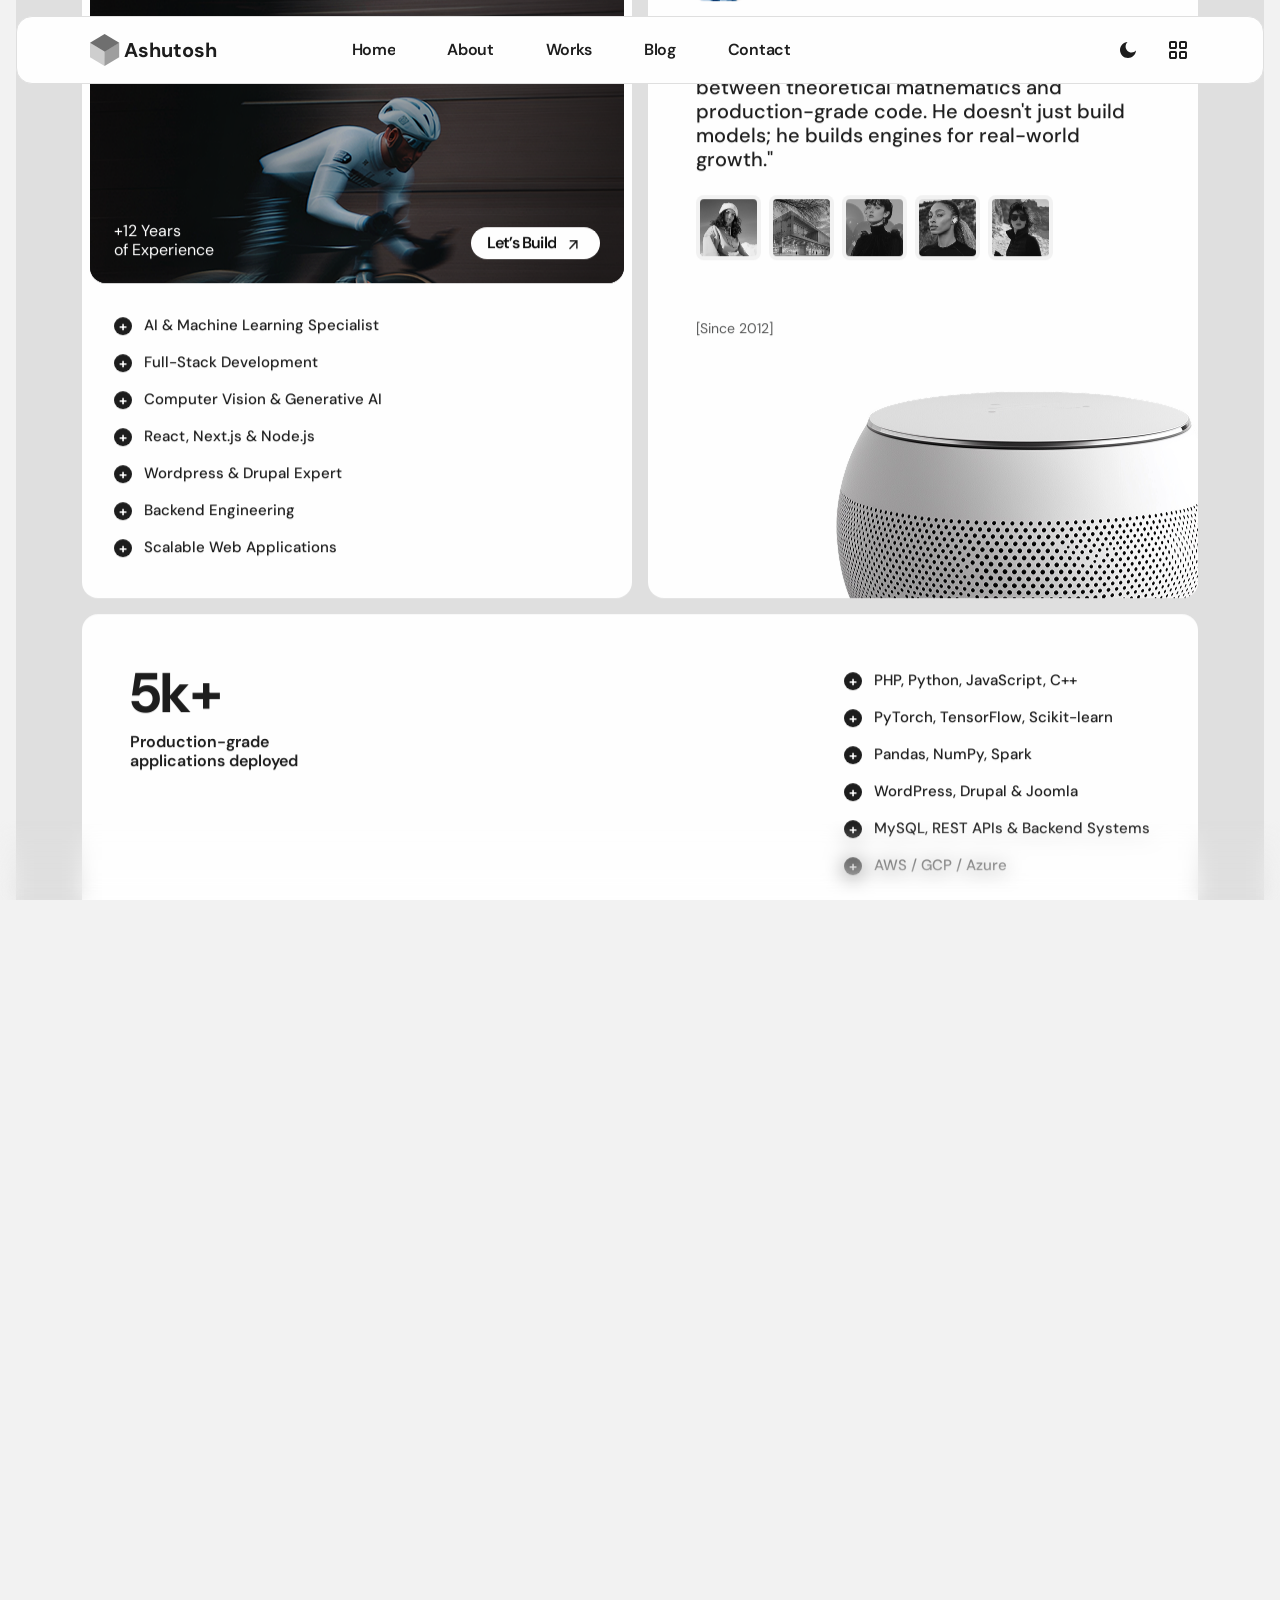
<file: index.html>
<!doctype html>
<html lang="en" data-bs-theme="light">

<head>
    <meta charset="UTF-8">
    <meta name="viewport" content="width=device-width, initial-scale=1.0">
    <meta http-equiv="x-ua-compatible" content="ie=edge">
    <meta name="description" content="Ashutosh Uniyal — AI & Full Stack Engineer building scalable AI, machine learning, LLM, and web applications.">
    <title>Ashutosh Uniyal - AI & Full Stack Engineer</title>
    <!-- Favicon icon-->
    <link rel="shortcut icon" type="image/x-icon" href="assets/imgs/template/logo/favicon.svg">

    <!-- Libs CSS -->
    <link rel="stylesheet" href="assets/css/vendors/carouselTicker.css">
    <link rel="stylesheet" href="assets/css/vendors/bootstrap.min.css">
    <link rel="stylesheet" href="assets/css/vendors/swiper-bundle.min.css">
    <link rel="stylesheet" href="assets/css/vendors/nice-select.css">
    <link rel="stylesheet" href="assets/css/vendors/font-awesome-pro.css">
    <link rel="stylesheet" href="assets/css/vendors/magnific-popup.css">
    <link rel="stylesheet" href="assets/css/vendors/odometer.css">
    <link rel="stylesheet" href="assets/css/vendors/spacing.css">

    <!-- Main CSS -->
    <link rel="stylesheet" href="assets/css/main.css">
</head>

<body class="at-magic-cursor bg-neutral-50">

    <!-- prettier-ignore -->
    <!--search-form-start -->
    <div class="at-search-body-overlay"></div>
    <div class="at-search-form-toggle">
        <div class="container">
            <div class="row mb-60">
                <div class="col-lg-12">
                    <div class="at-search-top d-flex justify-content-between align-items-center">
                        <div class="at-header-logo at-search-logo">
                            <a href="index.html">
                                <img data-width="30" src="assets/imgs/template/logo/favicon.svg" alt="Ashutosh">
                                <p class="h6 fw-700 fz-24 mb-0">Ashutosh</p>
                            </a>
                        </div>
                        <button class="at-search-close">
                            <i class="fa-light fa-xmark"></i>
                        </button>
                    </div>
                </div>
            </div>
            <div class="row justify-content-center">
                <div class="col-lg-12">
                    <div class="at-search-form">
                        <form action="#">
                            <div class="at-search-form-input">
                                <input type="text" placeholder="Find what you need…" required>
                                <span class="at-search-focus-border"></span>
                                <button class="at-search-form-btn at-btn" type="submit">
                                    <span>
                                        <span class="text-1">Search</span>
                                        <span class="text-2">Search</span>
                                    </span>
                                    <i class="icon-arrow-right">
                                        <svg xmlns="http://www.w3.org/2000/svg" width="14" height="12" viewBox="0 0 14 12" fill="none">
                                            <path d="M8.33333 1L13 5.66667M13 5.66667L8.33333 10.3333M13 5.66667H1" stroke="currentColor" stroke-width="2" stroke-linecap="round" stroke-linejoin="round" />
                                        </svg>
                                        <svg xmlns="http://www.w3.org/2000/svg" width="14" height="12" viewBox="0 0 14 12" fill="none">
                                            <path d="M8.33333 1L13 5.66667M13 5.66667L8.33333 10.3333M13 5.66667H1" stroke="currentColor" stroke-width="2" stroke-linecap="round" stroke-linejoin="round" />
                                        </svg>
                                    </i>
                                </button>
                            </div>
                        </form>
                    </div>
                </div>
                <div class="col-12">
                    <div class="at-categories">
                        <h3 class="at-categories-title">Popular searches</h3>
                        <ul class="at-categories-list">
                            <li><a href="#" class="at-categories-item">UI / UX Design</a></li>
                            <li><a href="#" class="at-categories-item">Photography</a></li>
                            <li><a href="#" class="at-categories-item">Digital Marketing</a></li>
                            <li><a href="#" class="at-categories-item">Creative</a></li>
                            <li><a href="#" class="at-categories-item">Innovative</a></li>
                            <li><a href="#" class="at-categories-item">Visionary</a></li>
                            <li><a href="#" class="at-categories-item">Disruptive</a></li>
                            <li><a href="#" class="at-categories-item">Adaptive</a></li>
                            <li><a href="#" class="at-categories-item">Reliable</a></li>
                            <li><a href="#" class="at-categories-item">Scalable</a></li>
                            <li><a href="#" class="at-categories-item">Impactful</a></li>
                            <li><a href="#" class="at-categories-item">Dynamic</a></li>
                        </ul>
                    </div>
                </div>
            </div>
        </div>
    </div>
    <!-- search-form-end -->
    <header>
        <!-- header 5 area start -->

        <div class="container-1136 at-header-spacing bg-neutral-0 rounded-4 mt-3 border-100 mx-xxl-auto mx-lg-3 mx-2 p-relative z-index-10">
            <div class="container">
                <div class="row align-items-center">
                    <div class="col-xl-2 col-6">
                        <div class="at-header-logo px-2">
                            <a href="index.html">
                                <img data-width="30" src="assets/imgs/template/logo/favicon.svg" alt="Ashutosh">
                                <p class="h6 fw-700 fz-24 mb-0">Ashutosh</p>
                            </a>
                        </div>
                    </div>
                    <div class="col-xl-7 mx-auto d-none d-xl-block">
                        <div class="at-main-menu d-inline-flex justify-content-center">
                            <nav class="at-mobile-menu-active">
                                <ul>
                                    <li>
                                        <a href="/">Home</a>
                                        <!-- <div class="at-submenu submenu at-megamenu">
                                            <div class="row">
                                                <div class="col-xl-6">
                                                    <div class="at-megamenu-box">
                                                        <div class="at-megamenu-title-wrap">
                                                            <span class="at-megamenu-title">Light Version</span>
                                                            <svg xmlns="http://www.w3.org/2000/svg" width="13" height="13" viewBox="0 0 13 13" fill="none">
                                                                <path d="M10.0208 3.41421L1.41421 12.0208L0 10.6066L8.60659 2H1.02082V0H12.0208V11H10.0208V3.41421Z" fill="currentColor" />
                                                            </svg>
                                                        </div>
                                                        <ul>
                                                            <li><a href="index.html">01. Creative Agency</a></li>
                                                            <li><a href="index-2.html">02. Digital Agency</a></li>
                                                            <li><a href="index-3.html">03. Marketing Agency</a></li>
                                                            <li><a href="index-4.html">04. AI & Tech Agency</a></li>
                                                            <li><a href="index-5.html">05. Personal Creative</a></li>
                                                            <li><a href="index-6.html">06. Branding Studio</a></li>
                                                            <li><a href="index-7.html">07. Startup Agency</a></li>
                                                            <li><a href="index-8.html">08. UI/UX Agency</a></li>
                                                            <li><a href="index-9.html">09. Morden Agency</a></li>
                                                            <li><a href="index-10.html">10. 3D Studio</a></li>
                                                            <li><a href="index-11.html">11. Motion & Video Studio</a></li>
                                                            <li><a href="index-12.html">12. Minimal Portfolio</a></li>
                                                            <li><a href="index-13.html">13. Architecture Studio</a></li>
                                                            <li><a href="index-14.html">14. Photography Showcase</a></li>
                                                            <li><a href="index-15.html">15. Agency Portfolio</a></li>
                                                        </ul>
                                                    </div>
                                                </div>
                                                <div class="col-xl-6">
                                                    <div class="at-megamenu-box">
                                                        <div class="at-megamenu-title-wrap">
                                                            <span class="at-megamenu-title">Dark Version</span>
                                                            <svg xmlns="http://www.w3.org/2000/svg" width="13" height="13" viewBox="0 0 13 13" fill="none">
                                                                <path d="M10.0208 3.41421L1.41421 12.0208L0 10.6066L8.60659 2H1.02082V0H12.0208V11H10.0208V3.41421Z" fill="currentColor" />
                                                            </svg>
                                                        </div>
                                                        <ul>
                                                            <li><a href="index-dark.html">01. Creative Agency</a></li>
                                                            <li><a href="index-2-dark.html">02. Digital Agency</a></li>
                                                            <li><a href="index-3-dark.html">03. Marketing Agency</a></li>
                                                            <li><a href="index-4-dark.html">04. AI & Tech Agency</a></li>
                                                            <li><a href="index-5-dark.html">05. Personal Creative</a></li>
                                                            <li><a href="index-6-dark.html">06. Branding Studio</a></li>
                                                            <li><a href="index-7-dark.html">07. Startup Agency</a></li>
                                                            <li><a href="index-8-dark.html">08. UI/UX Agency</a></li>
                                                            <li><a href="index-9-dark.html">09. Morden Agency</a></li>
                                                            <li><a href="index-10-dark.html">10. 3D Studio</a></li>
                                                            <li><a href="index-11-dark.html">11. Motion & Video Studio</a></li>
                                                            <li><a href="index-12-dark.html">12. Minimal Portfolio</a></li>
                                                            <li><a href="index-13-dark.html">13. Architecture Studio</a></li>
                                                            <li><a href="index-14-dark.html">14. Photography Studio</a></li>
                                                            <li><a href="index-15-dark.html">15. Agency Portfolio</a></li>
                                                        </ul>
                                                    </div>
                                                </div>
                                            </div>
                                        </div> -->
                                    </li>
                                    <li>
                                        <a href="about.html">About</a>
                                        <!-- <div class="at-submenu submenu at-megamenu">
                                            <div class="row">
                                                <div class="col-xl-4">
                                                    <div class="at-megamenu-box">
                                                        <div class="at-megamenu-title-wrap">
                                                            <span class="at-megamenu-title">About Us</span>
                                                            <svg xmlns="http://www.w3.org/2000/svg" width="13" height="13" viewBox="0 0 13 13" fill="none">
                                                                <path d="M10.0208 3.41421L1.41421 12.0208L0 10.6066L8.60659 2H1.02082V0H12.0208V11H10.0208V3.41421Z" fill="currentColor" />
                                                            </svg>
                                                        </div>
                                                        <ul>
                                                            <li><a href="about-1.html">About 01</a></li>
                                                            <li><a href="about-2.html">About 02</a></li>
                                                            <li><a href="about-3.html">About 03</a></li>
                                                        </ul>
                                                    </div>
                                                </div>
                                                <div class="col-xl-4">
                                                    <div class="at-megamenu-box">
                                                        <div class="at-megamenu-title-wrap">
                                                            <span class="at-megamenu-title">Services</span>
                                                            <svg xmlns="http://www.w3.org/2000/svg" width="13" height="13" viewBox="0 0 13 13" fill="none">
                                                                <path d="M10.0208 3.41421L1.41421 12.0208L0 10.6066L8.60659 2H1.02082V0H12.0208V11H10.0208V3.41421Z" fill="currentColor" />
                                                            </svg>
                                                        </div>
                                                        <ul>
                                                            <li><a href="services-1.html">Service 01</a></li>
                                                            <li><a href="services-2.html">Service 02</a></li>
                                                            <li><a href="services-3.html">Service 03</a></li>
                                                            <li><a href="services-details.html">Service Details</a></li>
                                                        </ul>
                                                    </div>
                                                </div>
                                                <div class="col-xl-4">
                                                    <div class="at-megamenu-box">
                                                        <div class="at-megamenu-title-wrap">
                                                            <span class="at-megamenu-title">Other</span>
                                                            <svg xmlns="http://www.w3.org/2000/svg" width="13" height="13" viewBox="0 0 13 13" fill="none">
                                                                <path d="M10.0208 3.41421L1.41421 12.0208L0 10.6066L8.60659 2H1.02082V0H12.0208V11H10.0208V3.41421Z" fill="currentColor" />
                                                            </svg>
                                                        </div>
                                                        <ul>
                                                            <li><a href="team.html">Team</a></li>
                                                            <li><a href="team-details.html">Team Details</a></li>
                                                            <li><a href="pricing.html">Pricing</a></li>
                                                            <li><a href="coming-soon.html">Coming Soon</a></li>
                                                            <li><a href="faqs.html">FAQs</a></li>
                                                            <li><a href="404.html">404 Page</a></li>
                                                        </ul>
                                                    </div>
                                                </div>
                                            </div>
                                        </div> -->
                                    </li>
                                    <li>
                                        <a href="works.html">Works</a>
                                        <!-- <div class="at-submenu submenu at-megamenu">
                                            <div class="row">
                                                <div class="col-xl-4">
                                                    <div class="at-megamenu-box">
                                                        <div class="at-megamenu-title-wrap">
                                                            <span class="at-megamenu-title">Creative</span>
                                                            <svg xmlns="http://www.w3.org/2000/svg" width="13" height="13" viewBox="0 0 13 13" fill="none">
                                                                <path d="M10.0208 3.41421L1.41421 12.0208L0 10.6066L8.60659 2H1.02082V0H12.0208V11H10.0208V3.41421Z" fill="currentColor" />
                                                            </svg>
                                                        </div>
                                                        <ul>
                                                            <li><a href="portfolio-cinema.html">Portfolio Cinema</a></li>
                                                            <li><a href="portfolio-split.html">Portfolio Split</a></li>
                                                            <li><a href="portfolio-stack.html">Portfolio Stack</a></li>
                                                            <li><a href="portfolio-curtain.html">Portfolio Curtain</a></li>
                                                            <li><a href="portfolio-zstack.html">Portfolio Z-Stack</a></li>
                                                            <li><a href="portfolio-vista.html">Portfolio Vista</a></li>
                                                            <li><a href="portfolio-horizontal.html">Portfolio Horizontal</a></li>
                                                            <li><a href="portfolio-gallery.html">Portfolio Gallery</a></li>
                                                        </ul>
                                                    </div>
                                                </div>
                                                <div class="col-xl-4">
                                                    <div class="at-megamenu-box">
                                                        <div class="at-megamenu-title-wrap">
                                                            <span class="at-megamenu-title">Classic</span>
                                                            <svg xmlns="http://www.w3.org/2000/svg" width="13" height="13" viewBox="0 0 13 13" fill="none">
                                                                <path d="M10.0208 3.41421L1.41421 12.0208L0 10.6066L8.60659 2H1.02082V0H12.0208V11H10.0208V3.41421Z" fill="currentColor" />
                                                            </svg>
                                                        </div>
                                                        <ul>
                                                            <li><a href="portfolio-1.html">Portfolio 01</a></li>
                                                            <li><a href="portfolio-2.html">Portfolio 02</a></li>
                                                            <li><a href="portfolio-3.html">Portfolio 03</a></li>
                                                            <li><a href="portfolio-4.html">Portfolio 04</a></li>
                                                            <li><a href="works.html">Portfolio 05</a></li>
                                                            <li><a href="portfolio-6.html">Portfolio 06</a></li>
                                                        </ul>
                                                    </div>
                                                </div>
                                                <div class="col-xl-4">
                                                    <div class="at-megamenu-box">
                                                        <div class="at-megamenu-title-wrap">
                                                            <span class="at-megamenu-title">Details</span>
                                                            <svg xmlns="http://www.w3.org/2000/svg" width="13" height="13" viewBox="0 0 13 13" fill="none">
                                                                <path d="M10.0208 3.41421L1.41421 12.0208L0 10.6066L8.60659 2H1.02082V0H12.0208V11H10.0208V3.41421Z" fill="currentColor" />
                                                            </svg>
                                                        </div>
                                                        <ul>
                                                            <li><a href="portfolio-details-1.html">Portfolio Details 01</a></li>
                                                            <li><a href="portfolio-details-2.html">Portfolio Details 02</a></li>
                                                            <li><a href="portfolio-details-3.html">Portfolio Details 03</a></li>
                                                            <li><a href="portfolio-details-4.html">Portfolio Details 04</a></li>
                                                            <li><a href="portfolio-details-5.html">Portfolio Details 05</a></li>
                                                            <li><a href="portfolio-details-6.html">Portfolio Details 06</a></li>
                                                        </ul>
                                                    </div>
                                                </div>
                                            </div>
                                        </div> -->
                                    </li>
                                    <li>
                                        <a href="blog.html">Blog</a>
                                        <!-- <ul class="at-submenu submenu">
                                            <li><a href="product-archive.html">Products Listing</a></li>
                                            <li><a href="product-details.html">Product Details</a></li>
                                            <li><a href="product-cart.html">Cart</a></li>
                                            <li><a href="product-checkout.html">Checkout</a></li>
                                        </ul> -->
                                    </li>
                                    <!-- <li>
                                        <a href="#">News</a>
                                        <ul class="at-submenu submenu">
                                            <li><a href="archive-1.html">Blog 01</a></li>
                                            <li><a href="archive-2.html">Blog 02</a></li>
                                            <li><a href="archive-3.html">Blog 03</a></li>
                                            <li><a href="archive-4.html">Blog 04</a></li>
                                            <li><a href="blog-details.html">Post Details</a></li>
                                        </ul>
                                    </li> -->
                                    <li>
                                        <a href="contact.html">Contact</a>
                                        <!-- <ul class="at-submenu submenu">
                                            <li><a href="contact.html">Contact 01</a></li>
                                            <li><a href="contact-2.html">Contact 02</a></li>
                                        </ul> -->
                                    </li>
                                </ul>
                            </nav>
                        </div>
                    </div>
                    <div class="col-xl-2 col-6">
                        <div class="at-header-right gap-3 d-flex justify-content-end align-items-center">
                            <!-- <button class="at-header-search-btn at-search-click">
                                <svg width="20" height="20" viewBox="0 0 20 20" fill="none" xmlns="http://www.w3.org/2000/svg">
                                    <path d="M18.7508 18.5233L13.5538 13.392M13.5538 13.392C14.9604 12.0032 15.7506 10.1196 15.7506 8.15551C15.7506 6.19144 14.9604 4.30782 13.5538 2.91902C12.1472 1.53022 10.2395 0.75 8.25028 0.75C6.26108 0.75 4.35336 1.53022 2.94678 2.91902C1.54021 4.30782 0.75 6.19144 0.75 8.15551C0.75 10.1196 1.54021 12.0032 2.94678 13.392C4.35336 14.7808 6.26108 15.561 8.25028 15.561C10.2395 15.561 12.1472 14.7808 13.5538 13.392Z" stroke="currentColor" stroke-width="1.5" stroke-linecap="round" stroke-linejoin="round" />
                                </svg>
                            </button> -->
                            <div class="dark-light-mode">
                                <label for="switch" class="toggle dark-light-switcher">
                                    <input type="checkbox" class="input" id="switch">
                                    <span class="icon icon--moon">
                                        <svg xmlns="http://www.w3.org/2000/svg" width="16" height="16" viewBox="0 0 16 16" fill="none">
                                            <path d="M7.51166 0C6.33857 1.09609 5.6053 2.65694 5.6053 4.38904C5.6053 7.70586 8.29416 10.3947 11.611 10.3947C13.3431 10.3947 14.9039 9.66146 16 8.48836C15.7439 12.6798 12.2635 16 8.00757 16C3.58511 16 0 12.4149 0 7.99245C0 3.73655 3.32017 0.256105 7.51166 0Z" fill="currentColor" />
                                        </svg>
                                    </span>
                                    <span class="icon icon--sun">
                                        <svg xmlns="http://www.w3.org/2000/svg" viewBox="0 0 24 24" fill="currentColor" width="28" height="28">
                                            <path d="M12 2.25a.75.75 0 01.75.75v2.25a.75.75 0 01-1.5 0V3a.75.75 0 01.75-.75zM7.5 12a4.5 4.5 0 119 0 4.5 4.5 0 01-9 0zM18.894 6.166a.75.75 0 00-1.06-1.06l-1.591 1.59a.75.75 0 101.06 1.061l1.591-1.59zM21.75 12a.75.75 0 01-.75.75h-2.25a.75.75 0 010-1.5H21a.75.75 0 01.75.75zM17.834 18.894a.75.75 0 001.06-1.06l-1.59-1.591a.75.75 0 10-1.061 1.06l1.59 1.591zM12 18a.75.75 0 01.75.75V21a.75.75 0 01-1.5 0v-2.25A.75.75 0 0112 18zM7.758 17.303a.75.75 0 00-1.061-1.06l-1.591 1.59a.75.75 0 001.06 1.061l1.591-1.59zM6 12a.75.75 0 01-.75.75H3a.75.75 0 010-1.5h2.25A.75.75 0 016 12zM6.697 7.757a.75.75 0 001.06-1.06l-1.59-1.591a.75.75 0 00-1.061 1.06l1.59 1.591z">
                                            </path>
                                        </svg>
                                    </span>
                                </label>
                            </div>
                            <button class="at-menu-bar at-header-sidebar-btn">
                                <svg xmlns="http://www.w3.org/2000/svg" width="18" height="18" viewBox="0 0 18 18" fill="none">
                                    <path d="M1 2C1 1.73478 1.10536 1.48043 1.29289 1.29289C1.48043 1.10536 1.73478 1 2 1H6C6.26522 1 6.51957 1.10536 6.70711 1.29289C6.89464 1.48043 7 1.73478 7 2V6C7 6.26522 6.89464 6.51957 6.70711 6.70711C6.51957 6.89464 6.26522 7 6 7H2C1.73478 7 1.48043 6.89464 1.29289 6.70711C1.10536 6.51957 1 6.26522 1 6V2ZM11 2C11 1.73478 11.1054 1.48043 11.2929 1.29289C11.4804 1.10536 11.7348 1 12 1H16C16.2652 1 16.5196 1.10536 16.7071 1.29289C16.8946 1.48043 17 1.73478 17 2V6C17 6.26522 16.8946 6.51957 16.7071 6.70711C16.5196 6.89464 16.2652 7 16 7H12C11.7348 7 11.4804 6.89464 11.2929 6.70711C11.1054 6.51957 11 6.26522 11 6V2ZM1 12C1 11.7348 1.10536 11.4804 1.29289 11.2929C1.48043 11.1054 1.73478 11 2 11H6C6.26522 11 6.51957 11.1054 6.70711 11.2929C6.89464 11.4804 7 11.7348 7 12V16C7 16.2652 6.89464 16.5196 6.70711 16.7071C6.51957 16.8946 6.26522 17 6 17H2C1.73478 17 1.48043 16.8946 1.29289 16.7071C1.10536 16.5196 1 16.2652 1 16V12ZM11 12C11 11.7348 11.1054 11.4804 11.2929 11.2929C11.4804 11.1054 11.7348 11 12 11H16C16.2652 11 16.5196 11.1054 16.7071 11.2929C16.8946 11.4804 17 11.7348 17 12V16C17 16.2652 16.8946 16.5196 16.7071 16.7071C16.5196 16.8946 16.2652 17 16 17H12C11.7348 17 11.4804 16.8946 11.2929 16.7071C11.1054 16.5196 11 16.2652 11 16V12Z" stroke="currentColor" stroke-width="2" stroke-linecap="round" stroke-linejoin="round" />
                                </svg>
                            </button>
                        </div>
                    </div>
                </div>
            </div>
        </div>
        <!-- header area end -->

        <!-- sticky-menu-area -->
        <button id="header-sticky" class="hamburger-open-btn hamburger-sticky-menu">
            <span>MENU</span>
            <span class="icon">

                <svg xmlns="http://www.w3.org/2000/svg" width="24" height="24" viewBox="0 0 24 24" fill="none">
                    <path d="M4 5C4 4.73478 4.10536 4.48043 4.29289 4.29289C4.48043 4.10536 4.73478 4 5 4H9C9.26522 4 9.51957 4.10536 9.70711 4.29289C9.89464 4.48043 10 4.73478 10 5V9C10 9.26522 9.89464 9.51957 9.70711 9.70711C9.51957 9.89464 9.26522 10 9 10H5C4.73478 10 4.48043 9.89464 4.29289 9.70711C4.10536 9.51957 4 9.26522 4 9V5ZM14 5C14 4.73478 14.1054 4.48043 14.2929 4.29289C14.4804 4.10536 14.7348 4 15 4H19C19.2652 4 19.5196 4.10536 19.7071 4.29289C19.8946 4.48043 20 4.73478 20 5V9C20 9.26522 19.8946 9.51957 19.7071 9.70711C19.5196 9.89464 19.2652 10 19 10H15C14.7348 10 14.4804 9.89464 14.2929 9.70711C14.1054 9.51957 14 9.26522 14 9V5ZM4 15C4 14.7348 4.10536 14.4804 4.29289 14.2929C4.48043 14.1054 4.73478 14 5 14H9C9.26522 14 9.51957 14.1054 9.70711 14.2929C9.89464 14.4804 10 14.7348 10 15V19C10 19.2652 9.89464 19.5196 9.70711 19.7071C9.51957 19.8946 9.26522 20 9 20H5C4.73478 20 4.48043 19.8946 4.29289 19.7071C4.10536 19.5196 4 19.2652 4 19V15ZM14 15C14 14.7348 14.1054 14.4804 14.2929 14.2929C14.4804 14.1054 14.7348 14 15 14H19C19.2652 14 19.5196 14.1054 19.7071 14.2929C19.8946 14.4804 20 14.7348 20 15V19C20 19.2652 19.8946 19.5196 19.7071 19.7071C19.5196 19.8946 19.2652 20 19 20H15C14.7348 20 14.4804 19.8946 14.2929 19.7071C14.1054 19.5196 14 19.2652 14 19V15Z" stroke="currentColor" stroke-width="2" stroke-linecap="round" stroke-linejoin="round" />
                </svg>
            </span>
        </button>
        <!-- sticky-menu-end -->

    </header>
    <!-- at-offcanvus-area-start -->
    <div class="at-offcanvas-area">
        <div class="at-offcanvas">
            <div class="at-offcanvas-top d-flex align-items-center justify-content-between">
                <div class="at-offcanvas-logo">
                    <a href="index.html">
                        <img data-width="30" src="assets/imgs/template/logo/favicon.svg" alt="Ashutosh">
                        <p class="h6 fw-700 fz-24 mb-0">Ashutosh</p>
                    </a>
                </div>
                <div class="at-offcanvas-close-btn">
                    <button class="close-btn">
                        <svg width="37" height="38" viewBox="0 0 37 38" fill="none" xmlns="http://www.w3.org/2000/svg">
                            <path d="M9.19141 9.80762L27.5762 28.1924" stroke="currentColor" stroke-width="1.5" stroke-linecap="round" stroke-linejoin="round" />
                            <path d="M9.19141 28.1924L27.5762 9.80761" stroke="currentColor" stroke-width="1.5" stroke-linecap="round" stroke-linejoin="round" />
                        </svg>
                    </button>
                </div>
            </div>
            <div class="at-offcanvas-content d-none d-xl-block">
                <h3 class="at-offcanvas-title">Howdy!</h3>
                <p class="fz-font-lg">I blend strategy, creativity, and technology to help brands grow, connect, and stand out in an ever-evolving digital world. </p>
            </div>
            <div class="at-offcanvas-menu d-xl-none pb-50">
                <nav></nav>
            </div>
            <div class="at-offcanvas-gallery d-none d-xl-block">
                <div class="sec-2-home-5__avatars-row d-flex gap-2">
                    <div class="sec-2-home-5__avatar-sm at-offcanvas-gallery-img">
                        <img class="img-cover" src="assets/imgs/template/avatar/avatar-10.webp" alt="Ashutosh">
                    </div>
                    <div class="sec-2-home-5__avatar-sm at-offcanvas-gallery-img">
                        <img class="img-cover" src="assets/imgs/template/avatar/avatar-11.webp" alt="Ashutosh">
                    </div>
                    <div class="sec-2-home-5__avatar-sm at-offcanvas-gallery-img">
                        <img class="img-cover" src="assets/imgs/template/avatar/avatar-12.webp" alt="Ashutosh">
                    </div>
                    <div class="sec-2-home-5__avatar-sm at-offcanvas-gallery-img">
                        <img class="img-cover" src="assets/imgs/template/avatar/avatar-13.webp" alt="Ashutosh">
                    </div>
                    <div class="sec-2-home-5__avatar-sm at-offcanvas-gallery-img">
                        <img class="img-cover" src="assets/imgs/template/avatar/avatar-14.webp" alt="Ashutosh">
                    </div>
                </div>
            </div>
            <div class="at-offcanvas-contact">
                <h4 class="h5 at-offcanvas-title sm">Get in touch</h4>
                <ul>
                    <li><a class="fz-font-lg" href="tel:+917983990200">+91 7983990200</a></li>
                    <li><a class="fz-font-lg" href="mailto:hello@ashutosh.com">hello@ashutoshuniyal.in</a></li>
                    <li>
                        <a class="fz-font-lg" href="#">
                            245 Fifth Avenue, Suite 1800 <br>
                            Dehradun, Uttarakhand 248121, India
                        </a>
                    </li>
                </ul>
            </div>
            <div class="at-offcanvas-social">
                <h3 class="at-offcanvas-title sm">Follow Me</h3>
                <ul class="at-offcanvas-social__grid">
                    <li>
                        <a href="#" class="at-offcanvas-social__link" aria-label="Twitter">
                            <svg xmlns="http://www.w3.org/2000/svg" width="18" height="18" viewBox="0 0 16 15" fill="none" aria-hidden="true">
                                <path fill-rule="evenodd" clip-rule="evenodd" d="M0 0H5.25L8.98421 5.21053L13.5 0H15.5L9.8895 6.47368L16 15H10.75L7.01579 9.7895L2.5 15H0.5L6.11053 8.52632L0 0ZM11.5204 13.5L2.92043 1.5H4.47957L13.0796 13.5H11.5204Z" fill="currentColor" />
                            </svg>
                            <span>Twitter</span>
                        </a>
                    </li>
                    <li>
                        <a href="#" class="at-offcanvas-social__link" aria-label="Facebook">
                            <svg xmlns="http://www.w3.org/2000/svg" width="18" height="18" viewBox="0 0 18 18" fill="none" aria-hidden="true">
                                <path d="M12.4024 18V11.0344H14.7347L15.0838 8.3265H12.4024V6.59765C12.4024 5.81364 12.62 5.27934 13.7443 5.27934L15.1783 5.27867V2.85676C14.9302 2.82382 14.0791 2.75006 13.0888 2.75006C11.0213 2.75006 9.606 4.01198 9.606 6.32952V8.3265H7.2677V11.0344H9.606V18H1C0.44772 18 0 17.5523 0 17V1C0 0.44772 0.44772 0 1 0H17C17.5523 0 18 0.44772 18 1V17C18 17.5523 17.5523 18 17 18H12.4024Z" fill="currentColor" />
                            </svg>
                            <span>Facebook</span>
                        </a>
                    </li>
                    <li>
                        <a href="#" class="at-offcanvas-social__link" aria-label="LinkedIn">
                            <svg xmlns="http://www.w3.org/2000/svg" width="18" height="18" viewBox="0 0 18 18" fill="none" aria-hidden="true">
                                <path d="M15.3352 15.339H12.6697V11.1622C12.6697 10.1662 12.6495 8.8845 11.2807 8.8845C9.89102 8.8845 9.67872 9.9683 9.67872 11.0887V15.339H7.01322V6.75H9.57372V7.9207H9.60822C9.96602 7.2457 10.836 6.53325 12.1357 6.53325C14.8365 6.53325 15.336 8.3108 15.336 10.6245L15.3352 15.339ZM4.00275 5.57475C3.14475 5.57475 2.4555 4.88025 2.4555 4.026C2.4555 3.1725 3.1455 2.47875 4.00275 2.47875C4.85775 2.47875 5.55075 3.1725 5.55075 4.026C5.55075 4.88025 4.857 5.57475 4.00275 5.57475ZM5.33925 15.339H2.66625V6.75H5.33925V15.339ZM16.6687 0H1.32825C0.594 0 0 0.5805 0 1.29675V16.7033C0 17.4202 0.594 18 1.32825 18H16.6665C17.4 18 18 17.4202 18 16.7033V1.29675C18 0.5805 17.4 0 16.6665 0H16.6687Z" fill="currentColor" />
                            </svg>
                            <span>Linkedin</span>
                        </a>
                    </li>
                    <li>
                        <a href="#" class="at-offcanvas-social__link" aria-label="Instagram">
                            <svg xmlns="http://www.w3.org/2000/svg" width="18" height="18" viewBox="0 0 18 18" fill="none" aria-hidden="true">
                                <path d="M9.92475 0C10.9376 0.00167406 11.4509 0.00703828 11.8945 0.0202418L12.0692 0.025948C12.2709 0.0331213 12.47 0.0421215 12.7101 0.0533719C13.6678 0.0976265 14.3211 0.249129 14.8949 0.471887C15.4881 0.700648 15.9892 1.00966 16.4894 1.50993C16.9889 2.0102 17.298 2.51271 17.5275 3.10448C17.7494 3.67751 17.901 4.33153 17.946 5.28931C17.9567 5.52933 17.9653 5.72841 17.9725 5.93024L17.9781 6.10492C17.9913 6.5484 17.9973 7.06177 17.9992 8.07471L17.9999 8.74577C18 8.82777 18 8.91237 18 8.99967L17.9999 9.25357L17.9994 9.92472C17.9977 10.9376 17.9923 11.451 17.9791 11.8944L17.9734 12.0691C17.9662 12.271 17.9572 12.4701 17.946 12.7101C17.9017 13.6679 17.7494 14.3211 17.5275 14.8949C17.2987 15.4882 16.9889 15.9892 16.4894 16.4895C15.9892 16.989 15.4859 17.298 14.8949 17.5275C14.3211 17.7495 13.6678 17.901 12.7101 17.946C12.47 17.9567 12.2709 17.9654 12.0692 17.9725L11.8945 17.9781C11.4509 17.9914 10.9376 17.9973 9.92475 17.9993L9.25359 18C9.1716 18 9.087 18 8.99969 18H8.7458L8.07464 17.9994C7.06175 17.9977 6.54839 17.9924 6.1049 17.9791L5.93022 17.9734C5.72839 17.9662 5.5293 17.9572 5.2893 17.946C4.33151 17.9018 3.67899 17.7495 3.10448 17.5275C2.51195 17.2988 2.01018 16.989 1.50992 16.4895C1.00965 15.9892 0.701394 15.4859 0.471886 14.8949C0.249129 14.3211 0.0983735 13.6679 0.053372 12.7101C0.0426796 12.4701 0.0339582 12.271 0.026893 12.0691L0.0212318 11.8944C0.00806435 11.451 0.00206123 10.9376 0.000117163 9.92472L0 8.07471C0.00167406 7.06177 0.00702925 6.5484 0.0202327 6.10492L0.0259479 5.93024C0.0331212 5.72841 0.0421216 5.52933 0.053372 5.28931C0.0976175 4.33078 0.249129 3.67825 0.471886 3.10448C0.700638 2.51196 1.00965 2.0102 1.50992 1.50993C2.01018 1.00966 2.51271 0.701396 3.10448 0.471887C3.67825 0.249129 4.33077 0.0983735 5.2893 0.0533719C5.5293 0.0426885 5.72839 0.0339673 5.93022 0.026902L6.1049 0.0212407C6.54839 0.00806417 7.06175 0.00206102 8.07464 0.000116949L9.92475 0ZM8.99969 4.49953C6.51298 4.49953 4.49952 6.51518 4.49952 8.99967C4.49952 11.4864 6.51517 13.4998 8.99969 13.4998C11.4864 13.4998 13.4998 11.4842 13.4998 8.99967C13.4998 6.513 11.4841 4.49953 8.99969 4.49953ZM8.99969 6.2996C10.491 6.2996 11.6998 7.50805 11.6998 8.99967C11.6998 10.4909 10.4913 11.6998 8.99969 11.6998C7.50843 11.6998 6.29958 10.4914 6.29958 8.99967C6.29958 7.50841 7.50798 6.2996 8.99969 6.2996ZM13.7249 3.14949C13.1045 3.14949 12.5998 3.65342 12.5998 4.27376C12.5998 4.89411 13.1037 5.39882 13.7249 5.39882C14.3452 5.39882 14.8499 4.89489 14.8499 4.27376C14.8499 3.65342 14.3443 3.14871 13.7249 3.14949Z" fill="currentColor" />
                            </svg>
                            <span>Instagram</span>
                        </a>
                    </li>
                    <li>
                        <a href="#" class="at-offcanvas-social__link" aria-label="Youtube">
                            <svg xmlns="http://www.w3.org/2000/svg" width="18" height="13" viewBox="0 0 18 13" fill="none" aria-hidden="true">
                                <path fill-rule="evenodd" clip-rule="evenodd" d="M16.0322 0.388283C16.8071 0.602295 17.4162 1.23059 17.6237 2.03009C17.9985 3.47775 18 6.49997 18 6.49997C18 6.49997 18 9.52214 17.6237 10.9698C17.4162 11.7694 16.8071 12.3977 16.0322 12.6116C14.6291 13 8.99997 13 8.99997 13C8.99997 13 3.37092 13 1.96772 12.6116C1.1928 12.3977 0.583804 11.7694 0.376354 10.9698C-3.83173e-08 9.52214 0 6.49997 0 6.49997C0 6.49997 -3.83173e-08 3.47775 0.376354 2.03009C0.583804 1.23059 1.1928 0.602295 1.96772 0.388283C3.37092 1.18595e-07 8.99997 0 8.99997 0C8.99997 0 14.6291 1.18595e-07 16.0322 0.388283ZM11.8751 6.50027L7.19879 9.2855V3.71499L11.8751 6.50027Z" fill="currentColor" />
                            </svg>
                            <span>Youtube</span>
                        </a>
                    </li>
                </ul>
            </div>
        </div>
    </div>
    <div class="body-overlay"></div>
    <!-- at-offcanvus-area-end -->

    <!-- offcanvas 2 start -->
    <div class="at-offcanvas-2-area">
        <div class="offcanvas-bg"></div>
        <div class="at-offcanvas-2-wrapper offcanvas-menu">
            <div class="at-offcanvas-2-left">
                <div class="at-header-logo d-flex justify-content-between align-items-center mb-50">
                    <a href="index.html">
                        <img class="dark-mode-invert" data-width="30" src="assets/imgs/template/logo/favicon.svg" alt="Ashutosh">
                        <p class="h6 fw-700 fz-24 mb-0">Ashutosh</p>
                    </a>
                    <span class="hamburger-close-btn">
                        <svg width="37" height="38" viewBox="0 0 37 38" fill="none" xmlns="http://www.w3.org/2000/svg">
                            <path d="M9.19141 9.80762L27.5762 28.1924" stroke="currentColor" stroke-width="1.5" stroke-linecap="round" stroke-linejoin="round" />
                            <path d="M9.19141 28.1924L27.5762 9.80761" stroke="currentColor" stroke-width="1.5" stroke-linecap="round" stroke-linejoin="round" />
                        </svg>
                    </span>
                </div>
                <div class="at-offcanvas-menu counter-row">
                    <nav></nav>
                </div>
                <div class="at-offcanvas-social">
                    <ul class="at-offcanvas-social__grid">
                        <li>
                            <a href="#" class="at-offcanvas-social__link" aria-label="Twitter">
                                <svg xmlns="http://www.w3.org/2000/svg" width="18" height="18" viewBox="0 0 16 15" fill="none" aria-hidden="true">
                                    <path fill-rule="evenodd" clip-rule="evenodd" d="M0 0H5.25L8.98421 5.21053L13.5 0H15.5L9.8895 6.47368L16 15H10.75L7.01579 9.7895L2.5 15H0.5L6.11053 8.52632L0 0ZM11.5204 13.5L2.92043 1.5H4.47957L13.0796 13.5H11.5204Z" fill="currentColor" />
                                </svg>
                                <span>Twitter</span>
                            </a>
                        </li>
                        <li>
                            <a href="#" class="at-offcanvas-social__link" aria-label="Facebook">
                                <svg xmlns="http://www.w3.org/2000/svg" width="18" height="18" viewBox="0 0 18 18" fill="none" aria-hidden="true">
                                    <path d="M12.4024 18V11.0344H14.7347L15.0838 8.3265H12.4024V6.59765C12.4024 5.81364 12.62 5.27934 13.7443 5.27934L15.1783 5.27867V2.85676C14.9302 2.82382 14.0791 2.75006 13.0888 2.75006C11.0213 2.75006 9.606 4.01198 9.606 6.32952V8.3265H7.2677V11.0344H9.606V18H1C0.44772 18 0 17.5523 0 17V1C0 0.44772 0.44772 0 1 0H17C17.5523 0 18 0.44772 18 1V17C18 17.5523 17.5523 18 17 18H12.4024Z" fill="currentColor" />
                                </svg>
                                <span>Facebook</span>
                            </a>
                        </li>
                        <li>
                            <a href="#" class="at-offcanvas-social__link" aria-label="LinkedIn">
                                <svg xmlns="http://www.w3.org/2000/svg" width="18" height="18" viewBox="0 0 18 18" fill="none" aria-hidden="true">
                                    <path d="M15.3352 15.339H12.6697V11.1622C12.6697 10.1662 12.6495 8.8845 11.2807 8.8845C9.89102 8.8845 9.67872 9.9683 9.67872 11.0887V15.339H7.01322V6.75H9.57372V7.9207H9.60822C9.96602 7.2457 10.836 6.53325 12.1357 6.53325C14.8365 6.53325 15.336 8.3108 15.336 10.6245L15.3352 15.339ZM4.00275 5.57475C3.14475 5.57475 2.4555 4.88025 2.4555 4.026C2.4555 3.1725 3.1455 2.47875 4.00275 2.47875C4.85775 2.47875 5.55075 3.1725 5.55075 4.026C5.55075 4.88025 4.857 5.57475 4.00275 5.57475ZM5.33925 15.339H2.66625V6.75H5.33925V15.339ZM16.6687 0H1.32825C0.594 0 0 0.5805 0 1.29675V16.7033C0 17.4202 0.594 18 1.32825 18H16.6665C17.4 18 18 17.4202 18 16.7033V1.29675C18 0.5805 17.4 0 16.6665 0H16.6687Z" fill="currentColor" />
                                </svg>
                                <span>Linkedin</span>
                            </a>
                        </li>
                        <li>
                            <a href="#" class="at-offcanvas-social__link" aria-label="Instagram">
                                <svg xmlns="http://www.w3.org/2000/svg" width="18" height="18" viewBox="0 0 18 18" fill="none" aria-hidden="true">
                                    <path d="M9.92475 0C10.9376 0.00167406 11.4509 0.00703828 11.8945 0.0202418L12.0692 0.025948C12.2709 0.0331213 12.47 0.0421215 12.7101 0.0533719C13.6678 0.0976265 14.3211 0.249129 14.8949 0.471887C15.4881 0.700648 15.9892 1.00966 16.4894 1.50993C16.9889 2.0102 17.298 2.51271 17.5275 3.10448C17.7494 3.67751 17.901 4.33153 17.946 5.28931C17.9567 5.52933 17.9653 5.72841 17.9725 5.93024L17.9781 6.10492C17.9913 6.5484 17.9973 7.06177 17.9992 8.07471L17.9999 8.74577C18 8.82777 18 8.91237 18 8.99967L17.9999 9.25357L17.9994 9.92472C17.9977 10.9376 17.9923 11.451 17.9791 11.8944L17.9734 12.0691C17.9662 12.271 17.9572 12.4701 17.946 12.7101C17.9017 13.6679 17.7494 14.3211 17.5275 14.8949C17.2987 15.4882 16.9889 15.9892 16.4894 16.4895C15.9892 16.989 15.4859 17.298 14.8949 17.5275C14.3211 17.7495 13.6678 17.901 12.7101 17.946C12.47 17.9567 12.2709 17.9654 12.0692 17.9725L11.8945 17.9781C11.4509 17.9914 10.9376 17.9973 9.92475 17.9993L9.25359 18C9.1716 18 9.087 18 8.99969 18H8.7458L8.07464 17.9994C7.06175 17.9977 6.54839 17.9924 6.1049 17.9791L5.93022 17.9734C5.72839 17.9662 5.5293 17.9572 5.2893 17.946C4.33151 17.9018 3.67899 17.7495 3.10448 17.5275C2.51195 17.2988 2.01018 16.989 1.50992 16.4895C1.00965 15.9892 0.701394 15.4859 0.471886 14.8949C0.249129 14.3211 0.0983735 13.6679 0.053372 12.7101C0.0426796 12.4701 0.0339582 12.271 0.026893 12.0691L0.0212318 11.8944C0.00806435 11.451 0.00206123 10.9376 0.000117163 9.92472L0 8.07471C0.00167406 7.06177 0.00702925 6.5484 0.0202327 6.10492L0.0259479 5.93024C0.0331212 5.72841 0.0421216 5.52933 0.053372 5.28931C0.0976175 4.33078 0.249129 3.67825 0.471886 3.10448C0.700638 2.51196 1.00965 2.0102 1.50992 1.50993C2.01018 1.00966 2.51271 0.701396 3.10448 0.471887C3.67825 0.249129 4.33077 0.0983735 5.2893 0.0533719C5.5293 0.0426885 5.72839 0.0339673 5.93022 0.026902L6.1049 0.0212407C6.54839 0.00806417 7.06175 0.00206102 8.07464 0.000116949L9.92475 0ZM8.99969 4.49953C6.51298 4.49953 4.49952 6.51518 4.49952 8.99967C4.49952 11.4864 6.51517 13.4998 8.99969 13.4998C11.4864 13.4998 13.4998 11.4842 13.4998 8.99967C13.4998 6.513 11.4841 4.49953 8.99969 4.49953ZM8.99969 6.2996C10.491 6.2996 11.6998 7.50805 11.6998 8.99967C11.6998 10.4909 10.4913 11.6998 8.99969 11.6998C7.50843 11.6998 6.29958 10.4914 6.29958 8.99967C6.29958 7.50841 7.50798 6.2996 8.99969 6.2996ZM13.7249 3.14949C13.1045 3.14949 12.5998 3.65342 12.5998 4.27376C12.5998 4.89411 13.1037 5.39882 13.7249 5.39882C14.3452 5.39882 14.8499 4.89489 14.8499 4.27376C14.8499 3.65342 14.3443 3.14871 13.7249 3.14949Z" fill="currentColor" />
                                </svg>
                                <span>Instagram</span>
                            </a>
                        </li>
                        <li>
                            <a href="#" class="at-offcanvas-social__link" aria-label="Youtube">
                                <svg xmlns="http://www.w3.org/2000/svg" width="18" height="13" viewBox="0 0 18 13" fill="none" aria-hidden="true">
                                    <path fill-rule="evenodd" clip-rule="evenodd" d="M16.0322 0.388283C16.8071 0.602295 17.4162 1.23059 17.6237 2.03009C17.9985 3.47775 18 6.49997 18 6.49997C18 6.49997 18 9.52214 17.6237 10.9698C17.4162 11.7694 16.8071 12.3977 16.0322 12.6116C14.6291 13 8.99997 13 8.99997 13C8.99997 13 3.37092 13 1.96772 12.6116C1.1928 12.3977 0.583804 11.7694 0.376354 10.9698C-3.83173e-08 9.52214 0 6.49997 0 6.49997C0 6.49997 -3.83173e-08 3.47775 0.376354 2.03009C0.583804 1.23059 1.1928 0.602295 1.96772 0.388283C3.37092 1.18595e-07 8.99997 0 8.99997 0C8.99997 0 14.6291 1.18595e-07 16.0322 0.388283ZM11.8751 6.50027L7.19879 9.2855V3.71499L11.8751 6.50027Z" fill="currentColor" />
                                </svg>
                                <span>Youtube</span>
                            </a>
                        </li>
                    </ul>
                </div>
                <span class="hamburger-close-btn hamburger-mobile-close-btn d-md-none">CLOSE</span>
            </div>
        </div>
    </div>
    <!-- offcanvas 2 end -->
    <div class="px-blur-bottom"></div>
    <!-- Begin magic cursor -->
    <div id="magic-cursor" class="cursor-black-bg">
        <div id="ball"></div>
    </div>
    <!-- End magic cursor -->
    <div id="smooth-wrapper">
        <div id="smooth-content">
            <main>
                <!-- prettier-ignore -->
                <!--Home 5 Section 1-->
                <div class="container-2200 pt-140 p-relative z-0">
                    <div class="position-absolute w-100 h-100 d-grid top-0 md:grid-cols-7 gap-0 z-n1 opacity-10">
                        <div class="position-relative h-100 overflow-hidden d-md-block border-dark/01">
                            <div class="absolute bottom-0 left-0 right-0 border-white/10"></div>
                        </div>
                        <div class="position-relative h-100 overflow-hidden d-md-block border-dark/01">
                            <div class="absolute bottom-0 left-0 right-0 border-white/10"></div>
                        </div>
                        <div class="position-relative h-100 overflow-hidden d-md-block border-dark/01">
                            <div class="absolute bottom-0 left-0 right-0 border-white/10"></div>
                        </div>
                        <div class="position-relative h-100 border-r border-dark/01 md:border-none">
                            <div class="absolute bottom-0 left-0 right-0 border-white/10"></div>
                            <div class="absolute top-[20%] left-0 right-0 h-[30%] bg-gradient-to-b from-white/5 to-transparent pointer-events-none"></div>
                        </div>
                        <div class="position-relative h-100 overflow-hidden d-md-block border-dark/01">
                            <div class="absolute bottom-0 left-0 right-0 border-white/10"></div>
                        </div>
                        <div class="position-relative h-100 overflow-hidden d-md-block border-dark/01">
                            <div class="absolute bottom-0 left-0 right-0 border-white/10"></div>
                        </div>
                        <div class="position-relative h-100 overflow-hidden d-md-block border-dark/01">
                            <div class="absolute bottom-0 left-0 right-0 border-white/10"></div>
                        </div>
                    </div>
                    <div class="sec-1-home-5 bg-cover mt-30 pb-lg-0 pb-4">
                        <div class="container">
                            <div class="row align-items-center">
                                <div class="col-lg-3 mx-lg-auto col-md-6 pb-100 z-index-2">
                                    <span class="category-tag mb-20"><span class="dot"></span>Available for freelance work</span>
                                    <p class="fz-18 neutral-900 fw-600 mb-40">Artificial Intelligence & Full-Stack Engineer. Building intelligent <br> systems that scale</p>
                                    <img src="assets/imgs/pages/img-102.webp" alt="Ashutosh">
                                </div>
                                <div class="col-lg-4 mx-lg-auto d-none d-lg-block z-index-1">
                                    <div class="p-relative at_fade_anim" data-delay=".5" data-fade-from="bottom" data-ease="bounce">
                                        <img class="d-none d-lg-block" src="assets/imgs/pages/img-101.webp" alt="Ashutosh">
                                        <div class="p-absolute bottom-0 start-50 translate-middle-x z-n1 d-lg-none d-xxl-block">
                                            <h1 class="fz-290 fw-600 text-nowrap lh-1">Ashutosh Uniyal</h1>
                                        </div>
                                    </div>
                                </div>
                                <div class="col-lg-3 col-md-6 mx-lg-auto z-index-2">
                                    <div class="icon mb-30">
                                        <svg xmlns="http://www.w3.org/2000/svg" width="38" height="38" viewBox="0 0 38 38" fill="none">
                                            <path d="M19.3621 35.41C20.3107 28.6345 20.785 25.2468 23.0159 23.0158C25.2469 20.7848 28.6347 20.3105 35.4102 19.362L37.9991 18.9995L35.4102 18.6371C28.6347 17.6885 25.2469 17.2142 23.0159 14.9832C20.785 12.7522 20.3107 9.36449 19.3621 2.58901L18.9996 -4.5973e-05L18.6372 2.58898C17.6886 9.36447 17.2143 12.7522 14.9833 14.9832C12.7524 17.2142 9.36462 17.6885 2.58913 18.637L0 18.9995L2.58912 19.362C9.36461 20.3106 12.7524 20.7848 14.9833 23.0158C17.2143 25.2468 17.6886 28.6345 18.6372 35.41L18.9996 37.9991L19.3621 35.41Z" fill="currentColor" />
                                        </svg>
                                    </div>
                                    <h2 class="h4">I’m Ashutosh Uniyal</h2>
                                    <p class="fz-18 neutral-900 fw-600">I design, train, and deploy AI models that turn data into real-world decisions — from computer vision and large-scale machine learning systems to building robust, scalable applications.</p>
                                    <div class="at-btn-group at-btn-group-transparent at_fade_anim" data-delay=".5" data-fade-from="bottom" data-ease="bounce">
                                        <a class="at-btn-circle" href="works.html">
                                            <svg xmlns="http://www.w3.org/2000/svg" width="16" height="15" viewBox="0 0 16 15" fill="none">
                                                <path d="M0.0001297 8.99993L0 3.00407e-05L2 0L2.0001 6.99993L12.1719 7.00003L8.22224 3.05027L9.63644 1.63606L16.0003 8.00003L9.63644 14.364L8.22224 12.9497L12.1719 9.00003L0.0001297 8.99993Z" fill="currentColor" />
                                            </svg>
                                        </a>
                                        <a class="at-btn z-index-1" href="works.html">View All Projects</a>
                                        <a class="at-btn-circle" href="works.html">
                                            <svg xmlns="http://www.w3.org/2000/svg" width="16" height="15" viewBox="0 0 16 15" fill="none">
                                                <path d="M0.0001297 8.99993L0 3.00407e-05L2 0L2.0001 6.99993L12.1719 7.00003L8.22224 3.05027L9.63644 1.63606L16.0003 8.00003L9.63644 14.364L8.22224 12.9497L12.1719 9.00003L0.0001297 8.99993Z" fill="currentColor" />
                                            </svg>
                                        </a>
                                    </div>
                                </div>
                            </div>
                        </div>
                    </div>
                </div>
                <!--Home 5 Section 2-->
                <div class="container-2200">
                    <div class="sec-2-home-5 portfolio-area pt-120 pb-120 rounded-5 mx-lg-3 mx-2 fix bg-neutral-100">
                        <div class="container">
                            <div class="row pb-60 g-2">
                                <div class="col-xxl-1 col-lg-2">
                                    <span class="at-btn common-black bg-transparent mb-10 rounded-0 p-0">
                                        <span class="text-uppercase">
                                            <span class="text-1">why Ashutosh</span>
                                            <span class="text-2">why Ashutosh</span>
                                        </span>
                                        <i>
                                            <svg width="11" height="11" viewBox="0 0 11 11" fill="none" xmlns="http://www.w3.org/2000/svg">
                                                <path d="M0.21967 9.40717C-0.0732232 9.70006 -0.0732232 10.1749 0.21967 10.4678C0.512563 10.7607 0.987437 10.7607 1.28033 10.4678L0.21967 9.40717ZM10.6875 0.75C10.6875 0.335786 10.3517 2.97145e-09 9.9375 1.50485e-07L3.1875 -2.70983e-07C2.77329 -2.70983e-07 2.4375 0.335786 2.4375 0.75C2.4375 1.16421 2.77329 1.5 3.1875 1.5H9.1875V7.5C9.1875 7.91421 9.52329 8.25 9.9375 8.25C10.3517 8.25 10.6875 7.91421 10.6875 7.5L10.6875 0.75ZM0.75 9.9375L1.28033 10.4678L10.4678 1.28033L9.9375 0.75L9.40717 0.21967L0.21967 9.40717L0.75 9.9375Z" fill="currentColor"></path>
                                            </svg>
                                            <svg width="11" height="11" viewBox="0 0 11 11" fill="none" xmlns="http://www.w3.org/2000/svg">
                                                <path d="M0.21967 9.40717C-0.0732232 9.70006 -0.0732232 10.1749 0.21967 10.4678C0.512563 10.7607 0.987437 10.7607 1.28033 10.4678L0.21967 9.40717ZM10.6875 0.75C10.6875 0.335786 10.3517 2.97145e-09 9.9375 1.50485e-07L3.1875 -2.70983e-07C2.77329 -2.70983e-07 2.4375 0.335786 2.4375 0.75C2.4375 1.16421 2.77329 1.5 3.1875 1.5H9.1875V7.5C9.1875 7.91421 9.52329 8.25 9.9375 8.25C10.3517 8.25 10.6875 7.91421 10.6875 7.5L10.6875 0.75ZM0.75 9.9375L1.28033 10.4678L10.4678 1.28033L9.9375 0.75L9.40717 0.21967L0.21967 9.40717L0.75 9.9375Z" fill="currentColor"></path>
                                            </svg>
                                        </i>
                                    </span>
                                </div>
                                <div class="col-xxl-8 col-lg-10">
                                    <h3 class="reveal-text lh-1">I bridge the gap between complex data and intelligent action through robust, scalable, and production-ready AI applications.</h3>
                                </div>
                            </div>
                            <div class="row g-3 sec-2-home-5__grid">
                                <!-- Column 1 -->
                                <div class="col-xxl-4 col-lg-6">
                                    <div class="sec-2-home-5__col p-2 rounded-4 bg-neutral-0">
                                        <!-- Hero card -->
                                        <div class="sec-2-home-5__card sec-2-home-5__card--hero rounded-4 overflow-hidden rounded-4 p-relative">
                                            <div class="sec-2-home-5__hero-bg"></div>
                                            <img src="assets/imgs/pages/img-103.webp" alt="Intelligent Systems" class="sec-2-home-5__hero-img">
                                            <div class="sec-2-home-5__hero-overlay p-absolute top-0 left-0 w-100 h-100 d-flex flex-column justify-content-between p-4">
                                                <div class="d-flex justify-content-between align-items-start">
                                                    <h4 class="h6 sec-2-home-5__hero-title text-white fw-bold mb-0">Intelligent Systems <br> for Modern Problems.</h4>
                                                    <span class="text-white opacity-75 text-nowrap">© 2026</span>
                                                </div>
                                                <div class="d-flex justify-content-between align-items-end flex-wrap gap-2">
                                                    <span class="text-white fz-font-body">+12 Years <br> of Experience</span>
                                                    <a class="at-btn bg-neutral-0 changeless text-dark py-2 px-3 fz-font-body" href="contact.html">
                                                        <span>
                                                            <span class="text-1">Let’s build</span>
                                                            <span class="text-2">Let’s build</span>
                                                        </span>
                                                        <i>
                                                            <svg xmlns="http://www.w3.org/2000/svg" width="9" height="10" viewBox="0 0 9 10" fill="none">
                                                                <path d="M7.15771 2.62632L1.01015 9.24677L0 8.15892L6.14756 1.53846H0.729157V0H8.58628V8.46154H7.15771V2.62632Z" fill="#1D1D1D" />
                                                            </svg>
                                                            <svg xmlns="http://www.w3.org/2000/svg" width="9" height="10" viewBox="0 0 9 10" fill="none">
                                                                <path d="M7.15771 2.62632L1.01015 9.24677L0 8.15892L6.14756 1.53846H0.729157V0H8.58628V8.46154H7.15771V2.62632Z" fill="#1D1D1D" />
                                                            </svg>
                                                        </i>
                                                    </a>
                                                </div>
                                            </div>
                                        </div>
                                        <!-- List card -->
                                        <div class="sec-2-home-5__card sec-2-home-5__card--list p-4 d-flex align-items-center">
                                            <ul class="sec-2-home-5__list list-unstyled mb-0">
                                                <li class="sec-2-home-5__list-item">AI & Machine Learning Specialist</li>
                                                <li class="sec-2-home-5__list-item">Full-Stack Development</li>
                                                <li class="sec-2-home-5__list-item">Computer Vision & Generative AI</li>
                                                <li class="sec-2-home-5__list-item">React, Next.js & Node.js</li>
                                                <li class="sec-2-home-5__list-item">Wordpress & Drupal Expert</li> 
                                                <li class="sec-2-home-5__list-item">Backend Engineering</li>
                                                <li class="sec-2-home-5__list-item">Scalable Web Applications</li>
                                            </ul>
                                        </div>
                                    </div>
                                </div>
                                <!-- Column 2 -->
                                <div class="col-xxl-4 col-lg-6">
                                    <div class="sec-2-home-5__col">
                                        <!-- Testimonial card -->
                                        <div class="sec-2-home-5__card sec-2-home-5__card--testimonial p-relative rounded-4 bg-neutral-0 p-4 p-md-5 fix">
                                            <div class="d-flex align-items-center gap-3 mb-3">
                                                <div class="sec-2-home-5__avatar rounded-3 overflow-hidden flex-shrink-0">
                                                    <img class="img-cover" src="assets/imgs/template/avatar/avatar-10.webp" alt="Hannah Lee">
                                                </div>
                                                <div>
                                                    <h4 class="h6 fw-600 neutral-900 fz-font-md mb-0">Hannah Lee</h4>
                                                    <span class="neutral-500 small fz-font-label">Creative Director</span>
                                                </div>
                                            </div>
                                            <div class="sec-2-home-5__stars mb-3">
                                                <span class="sec-2-home-5__star opacity-25 sec-2-home-5__star--filled">
                                                    <svg xmlns="http://www.w3.org/2000/svg" width="18" height="17" viewBox="0 0 18 17" fill="none">
                                                        <path d="M8.55696 13.6975L12.707 16.2075C13.467 16.6675 14.397 15.9875 14.197 15.1275L13.097 10.4075L16.767 7.2275C17.437 6.6475 17.077 5.5475 16.197 5.4775L11.367 5.0675L9.47696 0.6075C9.13696 -0.2025 7.97696 -0.2025 7.63696 0.6075L5.74696 5.0575L0.916957 5.4675C0.0369575 5.5375 -0.323043 6.6375 0.346957 7.2175L4.01696 10.3975L2.91696 15.1175C2.71696 15.9775 3.64696 16.6575 4.40696 16.1975L8.55696 13.6975Z" fill="currentColor" />
                                                    </svg>
                                                </span>
                                                <span class="sec-2-home-5__star opacity-25 sec-2-home-5__star--filled">
                                                    <svg xmlns="http://www.w3.org/2000/svg" width="18" height="17" viewBox="0 0 18 17" fill="none">
                                                        <path d="M8.55696 13.6975L12.707 16.2075C13.467 16.6675 14.397 15.9875 14.197 15.1275L13.097 10.4075L16.767 7.2275C17.437 6.6475 17.077 5.5475 16.197 5.4775L11.367 5.0675L9.47696 0.6075C9.13696 -0.2025 7.97696 -0.2025 7.63696 0.6075L5.74696 5.0575L0.916957 5.4675C0.0369575 5.5375 -0.323043 6.6375 0.346957 7.2175L4.01696 10.3975L2.91696 15.1175C2.71696 15.9775 3.64696 16.6575 4.40696 16.1975L8.55696 13.6975Z" fill="currentColor" />
                                                    </svg>
                                                </span>
                                                <span class="sec-2-home-5__star opacity-25 sec-2-home-5__star--filled">
                                                    <svg xmlns="http://www.w3.org/2000/svg" width="18" height="17" viewBox="0 0 18 17" fill="none">
                                                        <path d="M8.55696 13.6975L12.707 16.2075C13.467 16.6675 14.397 15.9875 14.197 15.1275L13.097 10.4075L16.767 7.2275C17.437 6.6475 17.077 5.5475 16.197 5.4775L11.367 5.0675L9.47696 0.6075C9.13696 -0.2025 7.97696 -0.2025 7.63696 0.6075L5.74696 5.0575L0.916957 5.4675C0.0369575 5.5375 -0.323043 6.6375 0.346957 7.2175L4.01696 10.3975L2.91696 15.1175C2.71696 15.9775 3.64696 16.6575 4.40696 16.1975L8.55696 13.6975Z" fill="currentColor" />
                                                    </svg>
                                                </span>
                                                <span class="sec-2-home-5__star opacity-25">
                                                    <svg xmlns="http://www.w3.org/2000/svg" width="18" height="17" viewBox="0 0 18 17" fill="none">
                                                        <path d="M8.55696 13.6975L12.707 16.2075C13.467 16.6675 14.397 15.9875 14.197 15.1275L13.097 10.4075L16.767 7.2275C17.437 6.6475 17.077 5.5475 16.197 5.4775L11.367 5.0675L9.47696 0.6075C9.13696 -0.2025 7.97696 -0.2025 7.63696 0.6075L5.74696 5.0575L0.916957 5.4675C0.0369575 5.5375 -0.323043 6.6375 0.346957 7.2175L4.01696 10.3975L2.91696 15.1175C2.71696 15.9775 3.64696 16.6575 4.40696 16.1975L8.55696 13.6975Z" fill="currentColor" />
                                                    </svg>
                                                </span>
                                                <span class="sec-2-home-5__star opacity-25">
                                                    <svg xmlns="http://www.w3.org/2000/svg" width="18" height="17" viewBox="0 0 18 17" fill="none">
                                                        <path d="M8.55696 13.6975L12.707 16.2075C13.467 16.6675 14.397 15.9875 14.197 15.1275L13.097 10.4075L16.767 7.2275C17.437 6.6475 17.077 5.5475 16.197 5.4775L11.367 5.0675L9.47696 0.6075C9.13696 -0.2025 7.97696 -0.2025 7.63696 0.6075L5.74696 5.0575L0.916957 5.4675C0.0369575 5.5375 -0.323043 6.6375 0.346957 7.2175L4.01696 10.3975L2.91696 15.1175C2.71696 15.9775 3.64696 16.6575 4.40696 16.1975L8.55696 13.6975Z" fill="currentColor" />
                                                    </svg>
                                                </span>
                                            </div>
                                            <blockquote class="neutral-900 fz-font-lg fw-500 mb-4">"Ashutosh has a rare ability to bridge the gap between theoretical mathematics and production-grade code. He doesn't just build models; he builds engines for real-world growth."</blockquote>
                                            <div class="sec-2-home-5__avatars-row d-flex gap-2">
                                                <div class="sec-2-home-5__avatar-sm">
                                                    <img class="img-cover" src="assets/imgs/template/avatar/avatar-10.webp" alt="Ashutosh">
                                                </div>
                                                <div class="sec-2-home-5__avatar-sm">
                                                    <img class="img-cover" src="assets/imgs/template/avatar/avatar-11.webp" alt="Ashutosh">
                                                </div>
                                                <div class="sec-2-home-5__avatar-sm">
                                                    <img class="img-cover" src="assets/imgs/template/avatar/avatar-12.webp" alt="Ashutosh">
                                                </div>
                                                <div class="sec-2-home-5__avatar-sm">
                                                    <img class="img-cover" src="assets/imgs/template/avatar/avatar-13.webp" alt="Ashutosh">
                                                </div>
                                                <div class="sec-2-home-5__avatar-sm">
                                                    <img class="img-cover" src="assets/imgs/template/avatar/avatar-14.webp" alt="Ashutosh">
                                                </div>
                                            </div>
                                            <span class="neutral-500 small d-block mt-60 pb-145">[Since 2012]</span>
                                            <div class="sec-2-home-5__product-img-wrap p-absolute bottom-0 end-0">
                                                <img src="assets/imgs/pages/img-104.webp" alt="Product" class="sec-2-home-5__product-img at_fade_anim" data-delay=".5">
                                            </div>
                                        </div>
                                    </div>
                                </div>
                                <!-- Column 3 - 3 small cards -->
                                <div class="col-xxl-4 col-12">
                                    <div class="sec-2-home-5__col sec-2-home-5__col--three">
                                        <!-- Card 1: Stats + skills -->
                                        <div class="sec-2-home-5__card sec-2-home-5__card--small rounded-4 bg-neutral-0 p-4 p-md-5 p-relative fix mb-20">
                                            <div class="pb-80 d-flex justify-content-between flex-md-row flex-column">
                                                <div>
                                                    <div class="sec-2-home-5__stat mb-2">5k+</div>
                                                    <p class="neutral-900 fw-semibold mb-4">Production-grade <br> applications deployed</p>
                                                </div>
                                                <ul class="sec-2-home-5__list sec-2-home-5__list--sm list-unstyled mb-0">
                                                    <li class="sec-2-home-5__list-item">PHP, Python, JavaScript, C++</li>
                                                    <li class="sec-2-home-5__list-item">PyTorch, TensorFlow, Scikit-learn</li>
                                                    <li class="sec-2-home-5__list-item">Pandas, NumPy, Spark</li>
                                                    <li class="sec-2-home-5__list-item">WordPress, Drupal & Joomla</li>
                                                    <li class="sec-2-home-5__list-item">MySQL, REST APIs & Backend Systems</li>
                                                    <li class="sec-2-home-5__list-item">AWS / GCP / Azure</li>
                                                </ul>
                                            </div>
                                            <div class="p-absolute bottom-0 end-0">
                                                <img class="at_fade_anim" src="assets/imgs/pages/img-105.webp" alt="Ashutosh">
                                            </div>
                                        </div>
                                        <!-- Card 2: Product image -->
                                        <div class="row g-2">

                                            <div class="col-md-6">
                                                <div class="sec-2-home-5__card sec-2-home-5__card--small sec-2-home-5__card--img rounded-4 h-100 fix">
                                                    <div class="img">
                                                        <img src="assets/imgs/pages/img-106.webp" alt="Product" class="sec-2-home-5__thumb-img at_fade_anim" data-delay=".5">
                                                    </div>
                                                </div>
                                            </div>
                                            <!-- Card 3: Quote with photo -->

                                            <div class="col-md-6">
                                                <div class="sec-2-home-5__card sec-2-home-5__card--small sec-2-home-5__card--quote bg-neutral-0 overflow-hidden h-100">
                                                    <div class="sec-2-home-5__quote-icon mb-20">
                                                        <svg xmlns="http://www.w3.org/2000/svg" width="27" height="27" viewBox="0 0 27 27" fill="none">
                                                            <path d="M6.75 13.5C10.4779 13.5 13.5 10.4779 13.5 6.75C13.5 10.477 16.5207 13.4986 20.2474 13.5C16.5207 13.5014 13.5 16.523 13.5 20.25C13.5 16.5221 10.4779 13.5 6.75 13.5C3.02208 13.5 4.58005e-07 16.5221 2.95052e-07 20.25L0 27L6.75 27C10.4779 27 13.5 23.9779 13.5 20.25C13.5 23.9779 16.5221 27 20.25 27L27 27L27 20.25C27 16.523 23.9794 13.5014 20.2526 13.5C23.9794 13.4986 27 10.477 27 6.75L27 4.54184e-06L20.25 4.83689e-06C16.5221 3.09249e-06 13.5 3.02208 13.5 6.75C13.5 3.02208 10.4779 3.35669e-06 6.75 1.6123e-06L2.36042e-06 0L1.47526e-06 6.75C9.86401e-07 10.4779 3.02208 13.5 6.75 13.5Z" fill="currentColor" />
                                                        </svg>
                                                    </div>
                                                    <blockquote class="neutral-900 fz-font-md fw-500 mb-0">"High performance starts with clean data. I prioritize rigorous preprocessing and feature engineering to ensure model reliability."</blockquote>
                                                </div>
                                            </div>
                                        </div>
                                    </div>
                                </div>
                            </div>
                            <div class="row pt-70">
                                <div class="col-12 order-5">
                                    <div class="d-flex flex-wrap align-items-center justify-content-lg-between justify-content-center gap-md-5 gap-2 at_fade_anim" data-fade-from="bottom" data-duration="2">
                                        <p class="neutral-900 mb-0">[ Conversion-focused ]</p>
                                        <p class="neutral-900 mb-0">[ Data-driven ]</p>
                                        <p class="neutral-900 mb-0">[ Built for scale ]</p>
                                        <p class="neutral-900 mb-0">[ User-centric ]</p>
                                        <p class="neutral-900 mb-0">[Future-proof]</p>
                                    </div>
                                </div>
                            </div>
                        </div>
                    </div>
                </div>
                <!--Home 5 Section 3-->
                <div class="sec-3-home-5 pt-130 pb-110">
                    <div class="container">
                        <div class="row g-4">
                            <div class="col-xxl-4 col-lg-8 col-12">
                                <h3 class="h6 fz-font-md text-uppercase neutral-500 fw-600 mb-30">Trusted by 100+ businesses</h3>
                                <h4 class="h5 fw-600 reveal-text pe-xxl-5">Ashutosh Uniyal is an AI & Full-Stack Engineer transforming complex ideas into intelligent, scalable, and production-ready systems.</h4>
                            </div>
                            <div class="col-xxl-8 col-12">
                                <div class="d-inline-flex">
                                    <div class="at-brand-scroll">
                                        <div class="at-brand-scroll-wrap d-flex flex-wrap gap-2">
                                            <div class="at-brand-item at_fade_anim" data-delay=".4" data-fade-from="bottom" data-ease="bounce">
                                                <div class="brand">
                                                    <span class="brand-logo-slide" data-logo="01"><img decoding="async" class="dark-mode-invert" src="assets/imgs/template/logo/logo-brand-01.webp" alt="Ashutosh"></span>
                                                    <span class="brand-logo-slide" data-logo="02"><img decoding="async" class="dark-mode-invert" src="assets/imgs/template/logo/logo-brand-02.webp" alt="Ashutosh"></span>
                                                    <span class="brand-logo-slide" data-logo="03"><img decoding="async" class="dark-mode-invert" src="assets/imgs/template/logo/logo-brand-03.webp" alt="Ashutosh"></span>
                                                </div>
                                            </div>
                                            <div class="at-brand-item at_fade_anim" data-delay=".6" data-fade-from="bottom" data-ease="bounce">
                                                <div class="brand">
                                                    <span class="brand-logo-slide" data-logo="07"><img decoding="async" class="dark-mode-invert" src="assets/imgs/template/logo/logo-brand-07.webp" alt="Ashutosh"></span>
                                                    <span class="brand-logo-slide" data-logo="08"><img decoding="async" class="dark-mode-invert" src="assets/imgs/template/logo/logo-brand-08.webp" alt="Ashutosh"></span>
                                                    <span class="brand-logo-slide" data-logo="09"><img decoding="async" class="dark-mode-invert" src="assets/imgs/template/logo/logo-brand-09.webp" alt="Ashutosh"></span>
                                                </div>
                                            </div>
                                            <div class="at-brand-item at_fade_anim" data-delay=".6" data-fade-from="bottom" data-ease="bounce">
                                                <div class="brand">
                                                    <span class="brand-logo-slide" data-logo="03"><img decoding="async" class="dark-mode-invert" src="assets/imgs/template/logo/logo-brand-03.webp" alt="Ashutosh"></span>
                                                    <span class="brand-logo-slide" data-logo="04"><img decoding="async" class="dark-mode-invert" src="assets/imgs/template/logo/logo-brand-04.webp" alt="Ashutosh"></span>
                                                    <span class="brand-logo-slide" data-logo="05"><img decoding="async" class="dark-mode-invert" src="assets/imgs/template/logo/logo-brand-05.webp" alt="Ashutosh"></span>
                                                </div>
                                            </div>
                                            <div class="at-brand-item at_fade_anim" data-delay=".7" data-fade-from="bottom" data-ease="bounce">
                                                <div class="brand">
                                                    <span class="brand-logo-slide" data-logo="04"><img decoding="async" class="dark-mode-invert" src="assets/imgs/template/logo/logo-brand-04.webp" alt="Ashutosh"></span>
                                                    <span class="brand-logo-slide" data-logo="05"><img decoding="async" class="dark-mode-invert" src="assets/imgs/template/logo/logo-brand-05.webp" alt="Ashutosh"></span>
                                                    <span class="brand-logo-slide" data-logo="06"><img decoding="async" class="dark-mode-invert" src="assets/imgs/template/logo/logo-brand-06.webp" alt="Ashutosh"></span>
                                                </div>
                                            </div>
                                            <div class="at-brand-item at_fade_anim" data-delay=".4" data-fade-from="bottom" data-ease="bounce">
                                                <div class="brand">
                                                    <span class="brand-logo-slide" data-logo="05"><img decoding="async" class="dark-mode-invert" src="assets/imgs/template/logo/logo-brand-05.webp" alt="Ashutosh"></span>
                                                    <span class="brand-logo-slide" data-logo="06"><img decoding="async" class="dark-mode-invert" src="assets/imgs/template/logo/logo-brand-06.webp" alt="Ashutosh"></span>
                                                    <span class="brand-logo-slide" data-logo="07"><img decoding="async" class="dark-mode-invert" src="assets/imgs/template/logo/logo-brand-07.webp" alt="Ashutosh"></span>
                                                </div>
                                            </div>
                                            <div class="at-brand-item at_fade_anim" data-delay=".5" data-fade-from="bottom" data-ease="bounce">
                                                <div class="brand">
                                                    <span class="brand-logo-slide" data-logo="06"><img decoding="async" class="dark-mode-invert" src="assets/imgs/template/logo/logo-brand-06.webp" alt="Ashutosh"></span>
                                                    <span class="brand-logo-slide" data-logo="07"><img decoding="async" class="dark-mode-invert" src="assets/imgs/template/logo/logo-brand-07.webp" alt="Ashutosh"></span>
                                                    <span class="brand-logo-slide" data-logo="08"><img decoding="async" class="dark-mode-invert" src="assets/imgs/template/logo/logo-brand-08.webp" alt="Ashutosh"></span>
                                                </div>
                                            </div>
                                            <div class="at-brand-item at_fade_anim" data-delay=".5" data-fade-from="bottom" data-ease="bounce">
                                                <div class="brand">
                                                    <span class="brand-logo-slide" data-logo="02"><img decoding="async" class="dark-mode-invert" src="assets/imgs/template/logo/logo-brand-02.webp" alt="Ashutosh"></span>
                                                    <span class="brand-logo-slide" data-logo="03"><img decoding="async" class="dark-mode-invert" src="assets/imgs/template/logo/logo-brand-03.webp" alt="Ashutosh"></span>
                                                    <span class="brand-logo-slide" data-logo="04"><img decoding="async" class="dark-mode-invert" src="assets/imgs/template/logo/logo-brand-04.webp" alt="Ashutosh"></span>
                                                </div>
                                            </div>
                                            <div class="at-brand-item at_fade_anim" data-delay=".7" data-fade-from="bottom" data-ease="bounce">
                                                <div class="brand">
                                                    <span class="brand-logo-slide" data-logo="08"><img decoding="async" class="dark-mode-invert" src="assets/imgs/template/logo/logo-brand-08.webp" alt="Ashutosh"></span>
                                                    <span class="brand-logo-slide" data-logo="09"><img decoding="async" class="dark-mode-invert" src="assets/imgs/template/logo/logo-brand-09.webp" alt="Ashutosh"></span>
                                                    <span class="brand-logo-slide" data-logo="10"><img decoding="async" class="dark-mode-invert" src="assets/imgs/template/logo/logo-brand-10.webp" alt="Ashutosh"></span>
                                                </div>
                                            </div>
                                            <div class="at-brand-item at_fade_anim" data-delay=".6" data-fade-from="bottom" data-ease="bounce">
                                                <div class="brand">
                                                    <span class="brand-logo-slide" data-logo="09"><img decoding="async" class="dark-mode-invert" src="assets/imgs/template/logo/logo-brand-09.webp" alt="Ashutosh"></span>
                                                    <span class="brand-logo-slide" data-logo="10"><img decoding="async" class="dark-mode-invert" src="assets/imgs/template/logo/logo-brand-10.webp" alt="Ashutosh"></span>
                                                    <span class="brand-logo-slide" data-logo="01"><img decoding="async" class="dark-mode-invert" src="assets/imgs/template/logo/logo-brand-01.webp" alt="Ashutosh"></span>
                                                </div>
                                            </div>
                                            <div class="at-brand-item at_fade_anim" data-delay=".7" data-fade-from="bottom" data-ease="bounce">
                                                <div class="brand">
                                                    <span class="brand-logo-slide" data-logo="10"><img decoding="async" class="dark-mode-invert" src="assets/imgs/template/logo/logo-brand-10.webp" alt="Ashutosh"></span>
                                                    <span class="brand-logo-slide" data-logo="01"><img decoding="async" class="dark-mode-invert" src="assets/imgs/template/logo/logo-brand-01.webp" alt="Ashutosh"></span>
                                                    <span class="brand-logo-slide" data-logo="02"><img decoding="async" class="dark-mode-invert" src="assets/imgs/template/logo/logo-brand-02.webp" alt="Ashutosh"></span>
                                                </div>
                                            </div>
                                            <div class="flex-grow-1 text-center d-flex flex-column justify-content-center ml-100 py-5">
                                                <div class="d-flex mb-2">
                                                    <span class="star">
                                                        <svg xmlns="http://www.w3.org/2000/svg" width="18" height="17" viewBox="0 0 18 17" fill="none">
                                                            <path d="M8.55696 13.6975L12.707 16.2075C13.467 16.6675 14.397 15.9875 14.197 15.1275L13.097 10.4075L16.767 7.2275C17.437 6.6475 17.077 5.5475 16.197 5.4775L11.367 5.0675L9.47696 0.6075C9.13696 -0.2025 7.97696 -0.2025 7.63696 0.6075L5.74696 5.0575L0.916957 5.4675C0.0369575 5.5375 -0.323043 6.6375 0.346957 7.2175L4.01696 10.3975L2.91696 15.1175C2.71696 15.9775 3.64696 16.6575 4.40696 16.1975L8.55696 13.6975Z" fill="currentColor" />
                                                        </svg>
                                                    </span>
                                                    <span class="star">
                                                        <svg xmlns="http://www.w3.org/2000/svg" width="18" height="17" viewBox="0 0 18 17" fill="none">
                                                            <path d="M8.55696 13.6975L12.707 16.2075C13.467 16.6675 14.397 15.9875 14.197 15.1275L13.097 10.4075L16.767 7.2275C17.437 6.6475 17.077 5.5475 16.197 5.4775L11.367 5.0675L9.47696 0.6075C9.13696 -0.2025 7.97696 -0.2025 7.63696 0.6075L5.74696 5.0575L0.916957 5.4675C0.0369575 5.5375 -0.323043 6.6375 0.346957 7.2175L4.01696 10.3975L2.91696 15.1175C2.71696 15.9775 3.64696 16.6575 4.40696 16.1975L8.55696 13.6975Z" fill="currentColor" />
                                                        </svg>
                                                    </span>
                                                    <span class="star">
                                                        <svg xmlns="http://www.w3.org/2000/svg" width="18" height="17" viewBox="0 0 18 17" fill="none">
                                                            <path d="M8.55696 13.6975L12.707 16.2075C13.467 16.6675 14.397 15.9875 14.197 15.1275L13.097 10.4075L16.767 7.2275C17.437 6.6475 17.077 5.5475 16.197 5.4775L11.367 5.0675L9.47696 0.6075C9.13696 -0.2025 7.97696 -0.2025 7.63696 0.6075L5.74696 5.0575L0.916957 5.4675C0.0369575 5.5375 -0.323043 6.6375 0.346957 7.2175L4.01696 10.3975L2.91696 15.1175C2.71696 15.9775 3.64696 16.6575 4.40696 16.1975L8.55696 13.6975Z" fill="currentColor" />
                                                        </svg>
                                                    </span>
                                                    <span>
                                                        <svg xmlns="http://www.w3.org/2000/svg" width="18" height="17" viewBox="0 0 18 17" fill="none">
                                                            <path d="M8.55696 13.6975L12.707 16.2075C13.467 16.6675 14.397 15.9875 14.197 15.1275L13.097 10.4075L16.767 7.2275C17.437 6.6475 17.077 5.5475 16.197 5.4775L11.367 5.0675L9.47696 0.6075C9.13696 -0.2025 7.97696 -0.2025 7.63696 0.6075L5.74696 5.0575L0.916957 5.4675C0.0369575 5.5375 -0.323043 6.6375 0.346957 7.2175L4.01696 10.3975L2.91696 15.1175C2.71696 15.9775 3.64696 16.6575 4.40696 16.1975L8.55696 13.6975Z" fill="currentColor" />
                                                        </svg>
                                                    </span>
                                                    <span>
                                                        <svg xmlns="http://www.w3.org/2000/svg" width="18" height="17" viewBox="0 0 18 17" fill="none">
                                                            <path d="M8.55696 13.6975L12.707 16.2075C13.467 16.6675 14.397 15.9875 14.197 15.1275L13.097 10.4075L16.767 7.2275C17.437 6.6475 17.077 5.5475 16.197 5.4775L11.367 5.0675L9.47696 0.6075C9.13696 -0.2025 7.97696 -0.2025 7.63696 0.6075L5.74696 5.0575L0.916957 5.4675C0.0369575 5.5375 -0.323043 6.6375 0.346957 7.2175L4.01696 10.3975L2.91696 15.1175C2.71696 15.9775 3.64696 16.6575 4.40696 16.1975L8.55696 13.6975Z" fill="currentColor" />
                                                        </svg>
                                                    </span>
                                                </div>
                                                <div class="d-flex">
                                                    <a href="about.html" class="at-btn common-black bg-transparent mb-10 rounded-0 p-0">
                                                        <span class="text-uppercase">
                                                            <span class="text-1">Customer reviews</span>
                                                            <span class="text-2">Customer reviews</span>
                                                        </span>
                                                        <i>
                                                            <svg width="11" height="11" viewBox="0 0 11 11" fill="none" xmlns="http://www.w3.org/2000/svg">
                                                                <path d="M0.21967 9.40717C-0.0732232 9.70006 -0.0732232 10.1749 0.21967 10.4678C0.512563 10.7607 0.987437 10.7607 1.28033 10.4678L0.21967 9.40717ZM10.6875 0.75C10.6875 0.335786 10.3517 2.97145e-09 9.9375 1.50485e-07L3.1875 -2.70983e-07C2.77329 -2.70983e-07 2.4375 0.335786 2.4375 0.75C2.4375 1.16421 2.77329 1.5 3.1875 1.5H9.1875V7.5C9.1875 7.91421 9.52329 8.25 9.9375 8.25C10.3517 8.25 10.6875 7.91421 10.6875 7.5L10.6875 0.75ZM0.75 9.9375L1.28033 10.4678L10.4678 1.28033L9.9375 0.75L9.40717 0.21967L0.21967 9.40717L0.75 9.9375Z" fill="currentColor"></path>
                                                            </svg>
                                                            <svg width="11" height="11" viewBox="0 0 11 11" fill="none" xmlns="http://www.w3.org/2000/svg">
                                                                <path d="M0.21967 9.40717C-0.0732232 9.70006 -0.0732232 10.1749 0.21967 10.4678C0.512563 10.7607 0.987437 10.7607 1.28033 10.4678L0.21967 9.40717ZM10.6875 0.75C10.6875 0.335786 10.3517 2.97145e-09 9.9375 1.50485e-07L3.1875 -2.70983e-07C2.77329 -2.70983e-07 2.4375 0.335786 2.4375 0.75C2.4375 1.16421 2.77329 1.5 3.1875 1.5H9.1875V7.5C9.1875 7.91421 9.52329 8.25 9.9375 8.25C10.3517 8.25 10.6875 7.91421 10.6875 7.5L10.6875 0.75ZM0.75 9.9375L1.28033 10.4678L10.4678 1.28033L9.9375 0.75L9.40717 0.21967L0.21967 9.40717L0.75 9.9375Z" fill="currentColor"></path>
                                                            </svg>
                                                        </i>
                                                    </a>
                                                </div>
                                            </div>
                                        </div>
                                    </div>
                                </div>
                            </div>
                        </div>
                    </div>
                </div>
                <!--End Home 2 Section 3-->
                <!-- Home 5 Section 4 -->
                <div class="container-2200">
                    <div class="sec-4-home-5 pt-100 pb-100 rounded-5 mx-lg-3 mx-2 fix p-relative bg-neutral-0">
                        <div class="container">
                            <div class="row g-4 align-items-end">
                                <div class="col-lg-7">
                                    <span class="at-btn common-black text-uppercase bg-transparent mb-10 rounded-0 p-0">
                                        <span class="text-uppercase">
                                            <span class="text-1">DEPLOYED APPLICATIONS</span>
                                            <span class="text-2">DEPLOYED APPLICATIONS</span>
                                        </span>
                                        <i>
                                            <svg width="11" height="11" viewBox="0 0 11 11" fill="none" xmlns="http://www.w3.org/2000/svg">
                                                <path d="M0.21967 9.40717C-0.0732232 9.70006 -0.0732232 10.1749 0.21967 10.4678C0.512563 10.7607 0.987437 10.7607 1.28033 10.4678L0.21967 9.40717ZM10.6875 0.75C10.6875 0.335786 10.3517 2.97145e-09 9.9375 1.50485e-07L3.1875 -2.70983e-07C2.77329 -2.70983e-07 2.4375 0.335786 2.4375 0.75C2.4375 1.16421 2.77329 1.5 3.1875 1.5H9.1875V7.5C9.1875 7.91421 9.52329 8.25 9.9375 8.25C10.3517 8.25 10.6875 7.91421 10.6875 7.5L10.6875 0.75ZM0.75 9.9375L1.28033 10.4678L10.4678 1.28033L9.9375 0.75L9.40717 0.21967L0.21967 9.40717L0.75 9.9375Z" fill="currentColor" />
                                            </svg>
                                            <svg width="11" height="11" viewBox="0 0 11 11" fill="none" xmlns="http://www.w3.org/2000/svg">
                                                <path d="M0.21967 9.40717C-0.0732232 9.70006 -0.0732232 10.1749 0.21967 10.4678C0.512563 10.7607 0.987437 10.7607 1.28033 10.4678L0.21967 9.40717ZM10.6875 0.75C10.6875 0.335786 10.3517 2.97145e-09 9.9375 1.50485e-07L3.1875 -2.70983e-07C2.77329 -2.70983e-07 2.4375 0.335786 2.4375 0.75C2.4375 1.16421 2.77329 1.5 3.1875 1.5H9.1875V7.5C9.1875 7.91421 9.52329 8.25 9.9375 8.25C10.3517 8.25 10.6875 7.91421 10.6875 7.5L10.6875 0.75ZM0.75 9.9375L1.28033 10.4678L10.4678 1.28033L9.9375 0.75L9.40717 0.21967L0.21967 9.40717L0.75 9.9375Z" fill="currentColor" />
                                            </svg>
                                        </i>
                                    </span>
                                    <h2 class="reveal-text mb-0">Selected work</h2>
                                </div>
                                <div class="col-lg-3 ms-auto d-flex justify-content-lg-end">
                                    <div class="at-btn-group at_fade_anim" data-delay=".4" data-fade-from="bottom" data-ease="bounce">
                                        <a class="at-btn-circle" href="works.html">
                                            <svg xmlns="http://www.w3.org/2000/svg" width="16" height="15" viewBox="0 0 16 15" fill="none">
                                                <path d="M0.0001297 8.99993L0 3.00407e-05L2 0L2.0001 6.99993L12.1719 7.00003L8.22224 3.05027L9.63644 1.63606L16.0003 8.00003L9.63644 14.364L8.22224 12.9497L12.1719 9.00003L0.0001297 8.99993Z" fill="currentColor" />
                                            </svg>
                                        </a>
                                        <a class="at-btn z-index-1" href="works.html">Explore Github Repos</a>
                                        <a class="at-btn-circle" href="works.html">
                                            <svg xmlns="http://www.w3.org/2000/svg" width="16" height="15" viewBox="0 0 16 15" fill="none">
                                                <path d="M0.0001297 8.99993L0 3.00407e-05L2 0L2.0001 6.99993L12.1719 7.00003L8.22224 3.05027L9.63644 1.63606L16.0003 8.00003L9.63644 14.364L8.22224 12.9497L12.1719 9.00003L0.0001297 8.99993Z" fill="currentColor" />
                                            </svg>
                                        </a>
                                    </div>
                                </div>
                            </div>
                        </div>
                        <div class="container pt-70">
                            <div class="row g-4">
                                <div class="col-lg-6">
                                    <!-- Case study card 2 - Overlay style -->
                                    <div class="card_case__studies-list card_case__studies-list--row">
                                        <div class="card_case__studies-card card_case__studies-card--overlay bg-neutral-100">
                                            <div class="card_case__studies-visual anim-zoomin">
                                                <a href="https://aifusionx.ashutoshuniyal.in/" target="_blank">
                                                    <img src="assets/imgs/pages/aifusionx.webp" alt="Smart Automation">
                                                </a>
                                                <div class="card_case__studies-metric-overlay">
                                                    <h3 class="h4 card_case__studies-metric-value">+<span class="odometer" data-count="95"></span>%</h3>
                                                    <span class="card_case__studies-metric-label">Performance</span>
                                                </div>
                                                <div class="card_case__studies-tags-overlay">
                                                    <a href="#" class="card_case__studies-tag">Wordpress</a>
                                                    <a href="#" class="card_case__studies-tag">Deployment</a>
                                                    <a href="#" class="card_case__studies-tag">Elementor</a>
                                                    <a href="#" class="card_case__studies-tag">Engineering</a>
                                                </div>
                                            </div>
                                            <div class="card_case__studies-footer mt-10 bg-neutral-0">
                                                <h4 class="h5 card_case__studies-footer-title neutral-900">
                                                    <a href="https://aifusionx.ashutoshuniyal.in/" target="_blank">
                                                        AI FusionX
                                                    </a>
                                                </h4>
                                                <a href="https://aifusionx.ashutoshuniyal.in/" target="_blank" class="card_case__studies-link neutral-900">
                                                    <span class="neutral-900"> VIEW LIVE DEMO</span>
                                                    <svg width="12" height="12" viewBox="0 0 12 12" fill="none" xmlns="http://www.w3.org/2000/svg" aria-hidden="true">
                                                        <path d="M6 1v10M1 6h10" stroke="currentColor" stroke-width="1.5" stroke-linecap="round" />
                                                    </svg>
                                                </a>
                                            </div>
                                        </div>
                                    </div>
                                </div>
                                <div class="col-lg-6">
                                    <!-- Case study card 2 - Overlay style -->
                                    <div class="card_case__studies-list card_case__studies-list--row">
                                        <div class="card_case__studies-card card_case__studies-card--overlay bg-neutral-100">
                                            <div class="card_case__studies-visual anim-zoomin">
                                                <a href="https://forestra.ashutoshuniyal.in/" target="_blank">
                                                    <img src="assets/imgs/pages/forestra.webp" alt="Smart Automation">
                                                </a>
                                                <div class="card_case__studies-metric-overlay">
                                                    <h3 class="h4 card_case__studies-metric-value">+<span class="odometer" data-count="90"></span>%</h3>
                                                    <span class="card_case__studies-metric-label">Optimization</span>
                                                </div>
                                                <div class="card_case__studies-tags-overlay">
                                                    <a href="#" class="card_case__studies-tag">Wordpress</a>
                                                    <a href="#" class="card_case__studies-tag">WooCommerce</a>
                                                    <a href="#" class="card_case__studies-tag">Elementor</a>
                                                    <a href="#" class="card_case__studies-tag">Data Migration</a>
                                                </div>
                                            </div>
                                            <div class="card_case__studies-footer mt-10 bg-neutral-0">
                                                <h4 class="h5 card_case__studies-footer-title neutral-900">
                                                    <a href="https://forestra.ashutoshuniyal.in/" target="_blank">
                                                        Forestra
                                                    </a>
                                                </h4>
                                                <a href="https://forestra.ashutoshuniyal.in/" target="_blank" class="card_case__studies-link neutral-900">
                                                    <span class="neutral-900"> VIEW LIVE DEMO</span>
                                                    <svg width="12" height="12" viewBox="0 0 12 12" fill="none" xmlns="http://www.w3.org/2000/svg" aria-hidden="true">
                                                        <path d="M6 1v10M1 6h10" stroke="currentColor" stroke-width="1.5" stroke-linecap="round" />
                                                    </svg>
                                                </a>
                                            </div>
                                        </div>
                                    </div>
                                </div>
                                <div class="col-lg-6">
                                    <!-- Case study card 2 - Overlay style -->
                                    <div class="card_case__studies-list card_case__studies-list--row">
                                        <div class="card_case__studies-card card_case__studies-card--overlay bg-neutral-100">
                                            <div class="card_case__studies-visual anim-zoomin">
                                                <a href="https://tripgo.ashutoshuniyal.in/" target="_blank">
                                                    <img src="assets/imgs/pages/tripgo.webp" alt="Smart Automation">
                                                </a>
                                                <div class="card_case__studies-metric-overlay">
                                                    <h3 class="h4 card_case__studies-metric-value">+<span class="odometer" data-count="92"></span>%</h3>
                                                    <span class="card_case__studies-metric-label">Operational Speed</span>
                                                </div>
                                                <div class="card_case__studies-tags-overlay">
                                                    <a href="#" class="card_case__studies-tag">Next.js</a>
                                                    <a href="#" class="card_case__studies-tag">Deployment</a>
                                                    <a href="#" class="card_case__studies-tag">Node.js</a>
                                                    <a href="#" class="card_case__studies-tag">Tailwind CSS</a>
                                                </div>
                                            </div>
                                            <div class="card_case__studies-footer mt-10 bg-neutral-0">
                                                <h4 class="h5 card_case__studies-footer-title neutral-900">
                                                    <a href="https://tripgo.ashutoshuniyal.in/" target="_blank">
                                                        TripGo
                                                    </a>
                                                </h4>
                                                <a href="https://tripgo.ashutoshuniyal.in/" target="_blank" class="card_case__studies-link neutral-900">
                                                    <span class="neutral-900"> VIEW LIVE DEMO</span>
                                                    <svg width="12" height="12" viewBox="0 0 12 12" fill="none" xmlns="http://www.w3.org/2000/svg" aria-hidden="true">
                                                        <path d="M6 1v10M1 6h10" stroke="currentColor" stroke-width="1.5" stroke-linecap="round" />
                                                    </svg>
                                                </a>
                                            </div>
                                        </div>
                                    </div>
                                </div>
                                <div class="col-lg-6">
                                    <!-- Case study card 2 - Overlay style -->
                                    <div class="card_case__studies-list card_case__studies-list--row">
                                        <div class="card_case__studies-card card_case__studies-card--overlay bg-neutral-100">
                                            <div class="card_case__studies-visual anim-zoomin">
                                                <a href="https://realhomes.ashutoshuniyal.in/" target="_blank">
                                                    <img src="assets/imgs/pages/realhomes.webp" alt="Smart Automation">
                                                </a>
                                                <div class="card_case__studies-metric-overlay">
                                                    <h3 class="h4 card_case__studies-metric-value">+<span class="odometer" data-count="91"></span>%</h3>
                                                    <span class="card_case__studies-metric-label">Performance</span>
                                                </div>
                                                <div class="card_case__studies-tags-overlay">
                                                    <a href="#" class="card_case__studies-tag">WORDPRESS</a>
                                                    <a href="#" class="card_case__studies-tag">ELEMENTOR</a>
                                                    <a href="#" class="card_case__studies-tag">PERFORMANCE</a>
                                                    <a href="#" class="card_case__studies-tag">DEPLOYMENT</a>
                                                </div>
                                            </div>
                                            <div class="card_case__studies-footer mt-10 bg-neutral-0">
                                                <h4 class="h5 card_case__studies-footer-title neutral-900">
                                                    <a href="https://realhomes.ashutoshuniyal.in/" target="_blank">
                                                        Real Homes
                                                    </a>
                                                </h4>
                                                <a href="https://realhomes.ashutoshuniyal.in/" target="_blank" class="card_case__studies-link neutral-900">
                                                    <span class="neutral-900">VIEW LIVE DEMO</span>
                                                    <svg width="12" height="12" viewBox="0 0 12 12" fill="none" xmlns="http://www.w3.org/2000/svg" aria-hidden="true">
                                                        <path d="M6 1v10M1 6h10" stroke="currentColor" stroke-width="1.5" stroke-linecap="round" />
                                                    </svg>
                                                </a>
                                            </div>
                                        </div>
                                    </div>
                                </div>
                            </div>
                            <div class="row pt-100">
                                <div class="col-12 order-5">
                                    <div class="d-flex flex-wrap align-items-center justify-content-lg-between justify-content-center pb-30 gap-md-4 gap-2 at_fade_anim" data-fade-from="bottom" data-duration="2">
                                        <p class="neutral-900 mb-0">[ Conversion-focused ]</p>
                                        <p class="neutral-900 mb-0">[ Data-driven ]</p>
                                        <p class="neutral-900 mb-0">[ Built for scale ]</p>
                                        <p class="neutral-900 mb-0">[ User-centric ]</p>
                                        <p class="neutral-900 mb-0">[Future-proof]</p>
                                    </div>
                                </div>
                            </div>
                        </div>
                    </div>
                </div>
                <!-- Home 5 Section 4 End -->
                <!-- Home 5 Section 5 -->
                <div class="sec-5-home-5 pt-100 pb-100">
                    <div class="container">
                        <div class="row g-4">
                            <div class="col-xxl-8 col-lg-9">
                                <h3 class="reveal-text">Years of Practice, Hundreds of Deployments, and Satisfied Partners</h3>
                            </div>
                            <div class="col-lg-3 ms-auto">
                                <div>
                                    <h4 class="h6 fw-600">I’m here</h4>
                                    <div class="d-flex flex-wrap gap-md-5 gap-4">
                                        <span class="fz-font-md neutral-500">
                                            245 Fifth Avenue, Suite 1800
                                            <br class="d-block">
                                            Dehradun, Uttarakhand 248121, India
                                            <br class="d-block">
                                            Phone: <span class="neutral-900"><a href="tel:+917983990200">+91 7983990200</a></span>
                                            <br class="d-block">
                                            Email: <span class="neutral-900"><a href="mailto:hello@ashutoshuniyal.in">hello@ashutoshuniyal.in</a></span>
                                        </span>
                                    </div>

                                </div>
                            </div>
                            <div class="col-12 pt-100">
                                <div class="d-flex flex-wrap align-items-center justify-content-lg-between justify-content-center gap-md-5 gap-3">
                                    <div class="text-center">
                                        <h2 class="h1 fw-600 mb-0"><span class="odometer" data-count="25"></span>+</h2>
                                        <h3 class="h6 fw-500 fz-font-md neutral-500 mb-0">Models in Production</h3>
                                    </div>
                                    <div class="text-center">
                                        <h2 class="h1 fw-600 mb-0">$<span class="odometer" data-count="15"></span>M+</h2>
                                        <h3 class="h6 fw-500 fz-font-md neutral-500 mb-0"> Daily Inferences</h3>
                                    </div>
                                    <div class="text-center">
                                        <h2 class="h1 fw-600 mb-0"><span class="odometer" data-count="300"></span>%</h2>
                                        <h3 class="h6 fw-500 fz-font-md neutral-500 mb-0">Latency Optimization</h3>
                                    </div>
                                    <div class="text-center">
                                        <h2 class="h1 fw-600 mb-0"><span class="odometer" data-count="500"></span>TB</h2>
                                        <h3 class="h6 fw-500 fz-font-md neutral-500 mb-0">Data Orchestrated</h3>
                                    </div>
                                    <div class="text-center">
                                        <h2 class="h1 fw-600 mb-0"><span class="odometer" data-count="99"></span>.9%</h2>
                                        <h3 class="h6 fw-500 fz-font-md neutral-500 mb-0">System Uptime</h3>
                                    </div>
                                </div>
                            </div>
                        </div>
                    </div>
                </div>
                <!-- Home 5 Section 6 - Career Path & Expertise -->
                <div class="sec-6-home-5 block-journey pt-120 pb-120 bg-neutral-900 changeless">
                    <div class="container">
                        <div class="row g-4 align-items-end pb-60">
                            <div class="col-xxl-7 col-lg-9">
                                <span class="at-btn common-black bg-transparent mb-10 rounded-0 p-0">
                                    <span class="text-uppercase text-white">
                                        <span class="text-1">My journey</span>
                                        <span class="text-2">My journey</span>
                                    </span>
                                    <i>
                                        <svg width="11" height="11" viewBox="0 0 11 11" fill="none" xmlns="http://www.w3.org/2000/svg">
                                            <path d="M0.21967 9.40717C-0.0732232 9.70006 -0.0732232 10.1749 0.21967 10.4678C0.512563 10.7607 0.987437 10.7607 1.28033 10.4678L0.21967 9.40717ZM10.6875 0.75C10.6875 0.335786 10.3517 2.97145e-09 9.9375 1.50485e-07L3.1875 -2.70983e-07C2.77329 -2.70983e-07 2.4375 0.335786 2.4375 0.75C2.4375 1.16421 2.77329 1.5 3.1875 1.5H9.1875V7.5C9.1875 7.91421 9.52329 8.25 9.9375 8.25C10.3517 8.25 10.6875 7.91421 10.6875 7.5L10.6875 0.75ZM0.75 9.9375L1.28033 10.4678L10.4678 1.28033L9.9375 0.75L9.40717 0.21967L0.21967 9.40717L0.75 9.9375Z" fill="currentColor"></path>
                                        </svg>
                                        <svg width="11" height="11" viewBox="0 0 11 11" fill="none" xmlns="http://www.w3.org/2000/svg">
                                            <path d="M0.21967 9.40717C-0.0732232 9.70006 -0.0732232 10.1749 0.21967 10.4678C0.512563 10.7607 0.987437 10.7607 1.28033 10.4678L0.21967 9.40717ZM10.6875 0.75C10.6875 0.335786 10.3517 2.97145e-09 9.9375 1.50485e-07L3.1875 -2.70983e-07C2.77329 -2.70983e-07 2.4375 0.335786 2.4375 0.75C2.4375 1.16421 2.77329 1.5 3.1875 1.5H9.1875V7.5C9.1875 7.91421 9.52329 8.25 9.9375 8.25C10.3517 8.25 10.6875 7.91421 10.6875 7.5L10.6875 0.75ZM0.75 9.9375L1.28033 10.4678L10.4678 1.28033L9.9375 0.75L9.40717 0.21967L0.21967 9.40717L0.75 9.9375Z" fill="currentColor"></path>
                                        </svg>
                                    </i>
                                </span>
                                <h3 class="text-white reveal-text">Career Path & Expertise</h3>
                                <p class="text-white fz-font-lg m-0">Tracking the evolution of intelligent systems through research, <br> architecture, and deployment.</p>
                            </div>
                            <div class="col-lg-3 ms-lg-auto d-flex justify-content-lg-end">
                                <div class="at-btn-group at_fade_anim" data-delay=".4" data-fade-from="bottom" data-ease="bounce">
                                    <a class="at-btn-circle bg-neutral-700" href="contact.html">
                                        <svg xmlns="http://www.w3.org/2000/svg" width="16" height="15" viewBox="0 0 16 15" fill="none">
                                            <path d="M0.0001297 8.99993L0 3.00407e-05L2 0L2.0001 6.99993L12.1719 7.00003L8.22224 3.05027L9.63644 1.63606L16.0003 8.00003L9.63644 14.364L8.22224 12.9497L12.1719 9.00003L0.0001297 8.99993Z" fill="currentColor" />
                                        </svg>
                                    </a>
                                    <a class="at-btn z-index-1 bg-neutral-700" href="contact.html">Book A Call Now</a>
                                    <a class="at-btn-circle bg-neutral-700" href="contact.html">
                                        <svg xmlns="http://www.w3.org/2000/svg" width="16" height="15" viewBox="0 0 16 15" fill="none">
                                            <path d="M0.0001297 8.99993L0 3.00407e-05L2 0L2.0001 6.99993L12.1719 7.00003L8.22224 3.05027L9.63644 1.63606L16.0003 8.00003L9.63644 14.364L8.22224 12.9497L12.1719 9.00003L0.0001297 8.99993Z" fill="currentColor" />
                                        </svg>
                                    </a>
                                </div>
                            </div>
                        </div>
                        <div class="row g-4">
                            <div class="col-xxl-4 col-lg-5">
                                <div class="alt-portfolio-item mb-30 at-hover-item">
                                    <a href="#" class="alt-portfolio-thumb mb-15 p-relative fix d-block">
                                        <img class="w-100 scale-img-from-to" data-value-1="1.5" data-value-2="1" src="assets/imgs/pages/img-111.webp" alt="Ashutosh">
                                        <div class="alt-portfolio-btn">
                                            <div class="content">
                                                <span class="bg-transparent text-uppercase border px-3 py-1 rounded-pill text-white fz-font-label">Software Engineer</span>
                                                <h2 class="fw-400 fz-font-3xl text-white mb-0 mt-20">AI Engineering & Scalable Software Development</h2>
                                                <p class="text-white fz-font-md mb-0 mt-10 text-truncate-2 des">I always provide people a complete solution upon focused of any business</p>
                                            </div>
                                        </div>
                                    </a>
                                    <div class="alt-portfolio-content d-flex justify-content-between align-items-center bg-neutral-700">
                                        <h3 class="h5 alt-portfolio-title mb-0"><a href="#" class="common-underline text-white">Ashutosh Uniyal</a></h3>
                                        <span class="alt-portfolio-plus text-white">
                                            <svg xmlns="http://www.w3.org/2000/svg" width="12" height="11" viewBox="0 0 12 11" fill="none">
                                                <path d="M4.512 10.8V0H6.984V10.8H4.512ZM0 6.6V4.2H11.52V6.6H0Z" fill="currentColor" />
                                            </svg>
                                        </span>
                                    </div>
                                </div>
                            </div>
                            <div class="col-lg-7 ms-auto pt-80">
                                <!-- My Journey list -->
                                <ul class="journey-list">
                                    <li class="journey-list__item scroll-move-up">
                                        <span class="journey-list__date">Sep 2023 – Present</span>
                                        <div class="journey-list__body">
                                            <h4 class="h6 journey-list__title neutral-0">Senior Software Engineer <span class="journey-list__company">[EbizON]</span></h4>
                                            <p class="journey-list__desc">Architecting scalable AI systems and leading the development and deployment of production-grade machine learning, LLM, and web applications.</p>
                                        </div>
                                        <a href="#" class="journey-list__link" aria-label="View details">
                                            <svg width="11" height="11" viewBox="0 0 11 11" fill="none" xmlns="http://www.w3.org/2000/svg">
                                                <path d="M0.21967 9.40717C-0.0732232 9.70006 -0.0732232 10.1749 0.21967 10.4678C0.512563 10.7607 0.987437 10.7607 1.28033 10.4678L0.21967 9.40717ZM10.6875 0.75C10.6875 0.335786 10.3517 2.97145e-09 9.9375 1.50485e-07L3.1875 -2.70983e-07C2.77329 -2.70983e-07 2.4375 0.335786 2.4375 0.75C2.4375 1.16421 2.77329 1.5 3.1875 1.5H9.1875V7.5C9.1875 7.91421 9.52329 8.25 9.9375 8.25C10.3517 8.25 10.6875 7.91421 10.6875 7.5L10.6875 0.75ZM0.75 9.9375L1.28033 10.4678L10.4678 1.28033L9.9375 0.75L9.40717 0.21967L0.21967 9.40717L0.75 9.9375Z" fill="currentColor" />
                                            </svg>
                                        </a>
                                    </li>
                                    <li class="journey-list__item scroll-move-up">
                                        <span class="journey-list__date">June 2019 – Aug 2022</span>
                                        <div class="journey-list__body">
                                            <h4 class="h6 journey-list__title neutral-0">Software Engineer <span class="journey-list__company">[DataScale Labs]</span></h4>
                                            <p class="journey-list__desc">Optimized large-scale data ingestion and automated MLOps workflows for high-frequency trading models.</p>
                                        </div>
                                        <a href="#" class="journey-list__link" aria-label="View details">
                                            <svg width="11" height="11" viewBox="0 0 11 11" fill="none" xmlns="http://www.w3.org/2000/svg">
                                                <path d="M0.21967 9.40717C-0.0732232 9.70006 -0.0732232 10.1749 0.21967 10.4678C0.512563 10.7607 0.987437 10.7607 1.28033 10.4678L0.21967 9.40717ZM10.6875 0.75C10.6875 0.335786 10.3517 2.97145e-09 9.9375 1.50485e-07L3.1875 -2.70983e-07C2.77329 -2.70983e-07 2.4375 0.335786 2.4375 0.75C2.4375 1.16421 2.77329 1.5 3.1875 1.5H9.1875V7.5C9.1875 7.91421 9.52329 8.25 9.9375 8.25C10.3517 8.25 10.6875 7.91421 10.6875 7.5L10.6875 0.75ZM0.75 9.9375L1.28033 10.4678L10.4678 1.28033L9.9375 0.75L9.40717 0.21967L0.21967 9.40717L0.75 9.9375Z" fill="currentColor" />
                                            </svg>
                                        </a>
                                    </li>
                                    <!-- <li class="journey-list__item scroll-move-up">
                                        <span class="journey-list__date">Jan 2017 – May 2019</span>
                                        <div class="journey-list__body">
                                            <h4 class="h6 journey-list__title neutral-0">Computer Vision Researcher <span class="journey-list__company">[Visionary Tech]</span></h4>
                                            <p class="journey-list__desc">Developed state-of-the-art object detection algorithms for autonomous drone navigation and edge computing.</p>
                                        </div>
                                        <a href="#" class="journey-list__link" aria-label="View details">
                                            <svg width="11" height="11" viewBox="0 0 11 11" fill="none" xmlns="http://www.w3.org/2000/svg">
                                                <path d="M0.21967 9.40717C-0.0732232 9.70006 -0.0732232 10.1749 0.21967 10.4678C0.512563 10.7607 0.987437 10.7607 1.28033 10.4678L0.21967 9.40717ZM10.6875 0.75C10.6875 0.335786 10.3517 2.97145e-09 9.9375 1.50485e-07L3.1875 -2.70983e-07C2.77329 -2.70983e-07 2.4375 0.335786 2.4375 0.75C2.4375 1.16421 2.77329 1.5 3.1875 1.5H9.1875V7.5C9.1875 7.91421 9.52329 8.25 9.9375 8.25C10.3517 8.25 10.6875 7.91421 10.6875 7.5L10.6875 0.75ZM0.75 9.9375L1.28033 10.4678L10.4678 1.28033L9.9375 0.75L9.40717 0.21967L0.21967 9.40717L0.75 9.9375Z" fill="currentColor" />
                                            </svg>
                                        </a>
                                    </li> -->
                                    <li class="journey-list__item scroll-move-up">
                                        <span class="journey-list__date">Jan 2017 – Dec 2018</span>
                                        <div class="journey-list__body">
                                            <h4 class="h6 journey-list__title neutral-0">Junior Software Engineer <span class="journey-list__company">[Insight Corp]</span></h4>
                                            <p class="journey-list__desc">Built predictive analytics dashboards and performed feature engineering on multi-terabyte datasets.</p>
                                        </div>
                                        <a href="#" class="journey-list__link" aria-label="View details">
                                            <svg width="11" height="11" viewBox="0 0 11 11" fill="none" xmlns="http://www.w3.org/2000/svg">
                                                <path d="M0.21967 9.40717C-0.0732232 9.70006 -0.0732232 10.1749 0.21967 10.4678C0.512563 10.7607 0.987437 10.7607 1.28033 10.4678L0.21967 9.40717ZM10.6875 0.75C10.6875 0.335786 10.3517 2.97145e-09 9.9375 1.50485e-07L3.1875 -2.70983e-07C2.77329 -2.70983e-07 2.4375 0.335786 2.4375 0.75C2.4375 1.16421 2.77329 1.5 3.1875 1.5H9.1875V7.5C9.1875 7.91421 9.52329 8.25 9.9375 8.25C10.3517 8.25 10.6875 7.91421 10.6875 7.5L10.6875 0.75ZM0.75 9.9375L1.28033 10.4678L10.4678 1.28033L9.9375 0.75L9.40717 0.21967L0.21967 9.40717L0.75 9.9375Z" fill="currentColor" />
                                            </svg>
                                        </a>
                                    </li>
                                    <li class="journey-list__item scroll-move-up">
                                        <span class="journey-list__date">June 2015 – Dec 2016</span>
                                        <div class="journey-list__body">
                                            <h4 class="h6 journey-list__title neutral-0">Software Engineer Trainee <span class="journey-list__company">[Insight Corp]</span></h4>
                                            <p class="journey-list__desc">Developed foundational expertise in web technologies, and backend development while contributing to production-focused software projects and scalable solutions.</p>
                                        </div>
                                        <a href="#" class="journey-list__link" aria-label="View details">
                                            <svg width="11" height="11" viewBox="0 0 11 11" fill="none" xmlns="http://www.w3.org/2000/svg">
                                                <path d="M0.21967 9.40717C-0.0732232 9.70006 -0.0732232 10.1749 0.21967 10.4678C0.512563 10.7607 0.987437 10.7607 1.28033 10.4678L0.21967 9.40717ZM10.6875 0.75C10.6875 0.335786 10.3517 2.97145e-09 9.9375 1.50485e-07L3.1875 -2.70983e-07C2.77329 -2.70983e-07 2.4375 0.335786 2.4375 0.75C2.4375 1.16421 2.77329 1.5 3.1875 1.5H9.1875V7.5C9.1875 7.91421 9.52329 8.25 9.9375 8.25C10.3517 8.25 10.6875 7.91421 10.6875 7.5L10.6875 0.75ZM0.75 9.9375L1.28033 10.4678L10.4678 1.28033L9.9375 0.75L9.40717 0.21967L0.21967 9.40717L0.75 9.9375Z" fill="currentColor" />
                                            </svg>
                                        </a>
                                    </li>
                                </ul>
                            </div>
                        </div>
                    </div>
                </div>
                <!--Home 5 Section 7-->
                <div class="home-5-section-7 p-relative pt-120 pb-100 bg-neutral-50">
                    <div class="container">
                        <div class="row align-items-end g-4">
                            <div class="col-xxl-5">
                                <span class="at-btn common-black text-uppercase bg-transparent mb-10 rounded-0 p-0">
                                    <span class="text-uppercase">
                                        <span class="text-1">Testimonials</span>
                                        <span class="text-2">Testimonials</span>
                                    </span>
                                    <i>
                                        <svg width="11" height="11" viewBox="0 0 11 11" fill="none" xmlns="http://www.w3.org/2000/svg">
                                            <path d="M0.21967 9.40717C-0.0732232 9.70006 -0.0732232 10.1749 0.21967 10.4678C0.512563 10.7607 0.987437 10.7607 1.28033 10.4678L0.21967 9.40717ZM10.6875 0.75C10.6875 0.335786 10.3517 2.97145e-09 9.9375 1.50485e-07L3.1875 -2.70983e-07C2.77329 -2.70983e-07 2.4375 0.335786 2.4375 0.75C2.4375 1.16421 2.77329 1.5 3.1875 1.5H9.1875V7.5C9.1875 7.91421 9.52329 8.25 9.9375 8.25C10.3517 8.25 10.6875 7.91421 10.6875 7.5L10.6875 0.75ZM0.75 9.9375L1.28033 10.4678L10.4678 1.28033L9.9375 0.75L9.40717 0.21967L0.21967 9.40717L0.75 9.9375Z" fill="currentColor" />
                                        </svg>
                                        <svg width="11" height="11" viewBox="0 0 11 11" fill="none" xmlns="http://www.w3.org/2000/svg">
                                            <path d="M0.21967 9.40717C-0.0732232 9.70006 -0.0732232 10.1749 0.21967 10.4678C0.512563 10.7607 0.987437 10.7607 1.28033 10.4678L0.21967 9.40717ZM10.6875 0.75C10.6875 0.335786 10.3517 2.97145e-09 9.9375 1.50485e-07L3.1875 -2.70983e-07C2.77329 -2.70983e-07 2.4375 0.335786 2.4375 0.75C2.4375 1.16421 2.77329 1.5 3.1875 1.5H9.1875V7.5C9.1875 7.91421 9.52329 8.25 9.9375 8.25C10.3517 8.25 10.6875 7.91421 10.6875 7.5L10.6875 0.75ZM0.75 9.9375L1.28033 10.4678L10.4678 1.28033L9.9375 0.75L9.40717 0.21967L0.21967 9.40717L0.75 9.9375Z" fill="currentColor" />
                                        </svg>
                                    </i>
                                </span>
                                <h2 class="reveal-text mb-0">Insights from Industry Partners</h2>
                            </div>
                            <div class="col-xxl-5 col-md-8 ms-xxl-auto">
                                <div class="d-flex align-items-center gap-5 justify-content-xxl-end">
                                    <p class="h6 fw-600 mb-0">
                                        245 Fifth Avenue, Suite <br>
                                        Dehradun, 248121, India
                                    </p>
                                    <div>
                                        <p class="h6 fw-600 mb-0">
                                            <a href="tel:+917983990200">+91 79839 90200</a>
                                        </p>
                                        <p class="h6 fw-600 mb-0">
                                            <a href="mailto:hello@ashutoshuniyal.in">hello@ashutoshuniyal.in</a>
                                        </p>
                                    </div>
                                </div>
                            </div>
                        </div>
                    </div>
                    <div class="container pt-80">
                        <div class="row g-2">
                            <div class="col-xxl-3 col-lg-4 col-md-6 col-12 order-1">
                                <div class="hover-unborder">
                                    <div class="bg-neutral-0 rounded-4 px-5 py-3">
                                        <h3 class="h6 d-flex justify-content-between align-items-center mb-0">
                                            <span>Marcus Thorne</span>
                                            <span>+</span>
                                        </h3>
                                    </div>
                                    <div class="bg-neutral-0 rounded-4 p-5 mt-2">
                                        <p class="h6 fz-font-md fw-500 text-end mb-0">
                                            CTO <br>
                                            NexusTech
                                        </p>
                                        <div class="pt-30">
                                            <div class="sec-2-home-5__avatar-sm">
                                                <img class="img-cover" src="assets/imgs/template/avatar/avatar-10.webp" alt="Ashutosh">
                                            </div>
                                            <blockquote class="neutral-500 fz-font-lg fw-500 mb-3 mt-30 text-truncate-5">"Ashutosh doesn't just build models; he builds engines for growth. His ability to deploy complex architectures with 99.9% reliability is what sets his work apart."</blockquote>
                                            <div class="d-flex">
                                                <span class="star">
                                                    <svg xmlns="http://www.w3.org/2000/svg" width="18" height="17" viewBox="0 0 18 17" fill="none">
                                                        <path d="M8.55696 13.6975L12.707 16.2075C13.467 16.6675 14.397 15.9875 14.197 15.1275L13.097 10.4075L16.767 7.2275C17.437 6.6475 17.077 5.5475 16.197 5.4775L11.367 5.0675L9.47696 0.6075C9.13696 -0.2025 7.97696 -0.2025 7.63696 0.6075L5.74696 5.0575L0.916957 5.4675C0.0369575 5.5375 -0.323043 6.6375 0.346957 7.2175L4.01696 10.3975L2.91696 15.1175C2.71696 15.9775 3.64696 16.6575 4.40696 16.1975L8.55696 13.6975Z" fill="currentColor" />
                                                    </svg>
                                                </span>
                                                <span class="star">
                                                    <svg xmlns="http://www.w3.org/2000/svg" width="18" height="17" viewBox="0 0 18 17" fill="none">
                                                        <path d="M8.55696 13.6975L12.707 16.2075C13.467 16.6675 14.397 15.9875 14.197 15.1275L13.097 10.4075L16.767 7.2275C17.437 6.6475 17.077 5.5475 16.197 5.4775L11.367 5.0675L9.47696 0.6075C9.13696 -0.2025 7.97696 -0.2025 7.63696 0.6075L5.74696 5.0575L0.916957 5.4675C0.0369575 5.5375 -0.323043 6.6375 0.346957 7.2175L4.01696 10.3975L2.91696 15.1175C2.71696 15.9775 3.64696 16.6575 4.40696 16.1975L8.55696 13.6975Z" fill="currentColor" />
                                                    </svg>
                                                </span>
                                                <span class="star">
                                                    <svg xmlns="http://www.w3.org/2000/svg" width="18" height="17" viewBox="0 0 18 17" fill="none">
                                                        <path d="M8.55696 13.6975L12.707 16.2075C13.467 16.6675 14.397 15.9875 14.197 15.1275L13.097 10.4075L16.767 7.2275C17.437 6.6475 17.077 5.5475 16.197 5.4775L11.367 5.0675L9.47696 0.6075C9.13696 -0.2025 7.97696 -0.2025 7.63696 0.6075L5.74696 5.0575L0.916957 5.4675C0.0369575 5.5375 -0.323043 6.6375 0.346957 7.2175L4.01696 10.3975L2.91696 15.1175C2.71696 15.9775 3.64696 16.6575 4.40696 16.1975L8.55696 13.6975Z" fill="currentColor" />
                                                    </svg>
                                                </span>
                                                <span>
                                                    <svg xmlns="http://www.w3.org/2000/svg" width="18" height="17" viewBox="0 0 18 17" fill="none">
                                                        <path d="M8.55696 13.6975L12.707 16.2075C13.467 16.6675 14.397 15.9875 14.197 15.1275L13.097 10.4075L16.767 7.2275C17.437 6.6475 17.077 5.5475 16.197 5.4775L11.367 5.0675L9.47696 0.6075C9.13696 -0.2025 7.97696 -0.2025 7.63696 0.6075L5.74696 5.0575L0.916957 5.4675C0.0369575 5.5375 -0.323043 6.6375 0.346957 7.2175L4.01696 10.3975L2.91696 15.1175C2.71696 15.9775 3.64696 16.6575 4.40696 16.1975L8.55696 13.6975Z" fill="currentColor" />
                                                    </svg>
                                                </span>
                                                <span>
                                                    <svg xmlns="http://www.w3.org/2000/svg" width="18" height="17" viewBox="0 0 18 17" fill="none">
                                                        <path d="M8.55696 13.6975L12.707 16.2075C13.467 16.6675 14.397 15.9875 14.197 15.1275L13.097 10.4075L16.767 7.2275C17.437 6.6475 17.077 5.5475 16.197 5.4775L11.367 5.0675L9.47696 0.6075C9.13696 -0.2025 7.97696 -0.2025 7.63696 0.6075L5.74696 5.0575L0.916957 5.4675C0.0369575 5.5375 -0.323043 6.6375 0.346957 7.2175L4.01696 10.3975L2.91696 15.1175C2.71696 15.9775 3.64696 16.6575 4.40696 16.1975L8.55696 13.6975Z" fill="currentColor" />
                                                    </svg>
                                                </span>
                                            </div>
                                        </div>
                                    </div>
                                </div>
                            </div>
                            <div class="col-xxl-3 col-lg-4 col-md-6 col-12 order-md-2 order-3">
                                <div class="hover-unborder">
                                    <div class="bg-neutral-0 rounded-4 p-5 mb-2">
                                        <p class="h6 fz-font-md fw-500 text-end mb-0">
                                            Lead Architect
                                            <br>
                                            FlowData

                                        </p>
                                        <div class="pt-30">
                                            <div class="sec-2-home-5__avatar-sm">
                                                <img class="img-cover" src="assets/imgs/template/avatar/avatar-12.webp" alt="Ashutosh">
                                            </div>
                                            <blockquote class="neutral-500 fz-font-lg fw-500 mb-3 mt-30 text-truncate-5">"From start to finish, the transition from raw data to a production-ready API was seamless. The efficiency gains in our pipeline exceeded all expectations."</blockquote>
                                            <div class="d-flex">
                                                <span class="star">
                                                    <svg xmlns="http://www.w3.org/2000/svg" width="18" height="17" viewBox="0 0 18 17" fill="none">
                                                        <path d="M8.55696 13.6975L12.707 16.2075C13.467 16.6675 14.397 15.9875 14.197 15.1275L13.097 10.4075L16.767 7.2275C17.437 6.6475 17.077 5.5475 16.197 5.4775L11.367 5.0675L9.47696 0.6075C9.13696 -0.2025 7.97696 -0.2025 7.63696 0.6075L5.74696 5.0575L0.916957 5.4675C0.0369575 5.5375 -0.323043 6.6375 0.346957 7.2175L4.01696 10.3975L2.91696 15.1175C2.71696 15.9775 3.64696 16.6575 4.40696 16.1975L8.55696 13.6975Z" fill="currentColor" />
                                                    </svg>
                                                </span>
                                                <span class="star">
                                                    <svg xmlns="http://www.w3.org/2000/svg" width="18" height="17" viewBox="0 0 18 17" fill="none">
                                                        <path d="M8.55696 13.6975L12.707 16.2075C13.467 16.6675 14.397 15.9875 14.197 15.1275L13.097 10.4075L16.767 7.2275C17.437 6.6475 17.077 5.5475 16.197 5.4775L11.367 5.0675L9.47696 0.6075C9.13696 -0.2025 7.97696 -0.2025 7.63696 0.6075L5.74696 5.0575L0.916957 5.4675C0.0369575 5.5375 -0.323043 6.6375 0.346957 7.2175L4.01696 10.3975L2.91696 15.1175C2.71696 15.9775 3.64696 16.6575 4.40696 16.1975L8.55696 13.6975Z" fill="currentColor" />
                                                    </svg>
                                                </span>
                                                <span class="star">
                                                    <svg xmlns="http://www.w3.org/2000/svg" width="18" height="17" viewBox="0 0 18 17" fill="none">
                                                        <path d="M8.55696 13.6975L12.707 16.2075C13.467 16.6675 14.397 15.9875 14.197 15.1275L13.097 10.4075L16.767 7.2275C17.437 6.6475 17.077 5.5475 16.197 5.4775L11.367 5.0675L9.47696 0.6075C9.13696 -0.2025 7.97696 -0.2025 7.63696 0.6075L5.74696 5.0575L0.916957 5.4675C0.0369575 5.5375 -0.323043 6.6375 0.346957 7.2175L4.01696 10.3975L2.91696 15.1175C2.71696 15.9775 3.64696 16.6575 4.40696 16.1975L8.55696 13.6975Z" fill="currentColor" />
                                                    </svg>
                                                </span>
                                                <span>
                                                    <svg xmlns="http://www.w3.org/2000/svg" width="18" height="17" viewBox="0 0 18 17" fill="none">
                                                        <path d="M8.55696 13.6975L12.707 16.2075C13.467 16.6675 14.397 15.9875 14.197 15.1275L13.097 10.4075L16.767 7.2275C17.437 6.6475 17.077 5.5475 16.197 5.4775L11.367 5.0675L9.47696 0.6075C9.13696 -0.2025 7.97696 -0.2025 7.63696 0.6075L5.74696 5.0575L0.916957 5.4675C0.0369575 5.5375 -0.323043 6.6375 0.346957 7.2175L4.01696 10.3975L2.91696 15.1175C2.71696 15.9775 3.64696 16.6575 4.40696 16.1975L8.55696 13.6975Z" fill="currentColor" />
                                                    </svg>
                                                </span>
                                                <span>
                                                    <svg xmlns="http://www.w3.org/2000/svg" width="18" height="17" viewBox="0 0 18 17" fill="none">
                                                        <path d="M8.55696 13.6975L12.707 16.2075C13.467 16.6675 14.397 15.9875 14.197 15.1275L13.097 10.4075L16.767 7.2275C17.437 6.6475 17.077 5.5475 16.197 5.4775L11.367 5.0675L9.47696 0.6075C9.13696 -0.2025 7.97696 -0.2025 7.63696 0.6075L5.74696 5.0575L0.916957 5.4675C0.0369575 5.5375 -0.323043 6.6375 0.346957 7.2175L4.01696 10.3975L2.91696 15.1175C2.71696 15.9775 3.64696 16.6575 4.40696 16.1975L8.55696 13.6975Z" fill="currentColor" />
                                                    </svg>
                                                </span>
                                            </div>
                                        </div>
                                    </div>
                                    <div class="bg-neutral-0 rounded-4 px-5 py-3">
                                        <h3 class="h6 d-flex justify-content-between align-items-center mb-0">
                                            <span>Sarah Jenkins</span>
                                            <span>+</span>
                                        </h3>
                                    </div>
                                </div>
                            </div>
                            <div class="col-xxl-3 col-lg-4 col-md-6 col-12 order-md-3 order-2">
                                <div class="hover-unborder">
                                    <div class="bg-neutral-0 rounded-4 px-5 py-3">
                                        <h3 class="h6 d-flex justify-content-between align-items-center mb-0">
                                            <span>Elena Rossi</span>
                                            <span>+</span>
                                        </h3>
                                    </div>
                                    <div class="bg-neutral-0 rounded-4 p-5 mt-2">
                                        <p class="h6 fz-font-md fw-500 text-end mb-0">
                                            Head of AI <br>
                                            Synthetix Systems
                                        </p>
                                        <div class="pt-30">
                                            <div class="sec-2-home-5__avatar-sm">
                                                <img class="img-cover" src="assets/imgs/template/avatar/avatar-16.webp" alt="Ashutosh">
                                            </div>
                                            <blockquote class="neutral-500 fz-font-lg fw-500 mb-3 mt-30 text-truncate-5">"Ashutosh possesses a rare architectural intuition. He successfully optimized our legacy neural networks, reducing latency by 40% without compromising on model accuracy."</blockquote>
                                            <div class="d-flex">
                                                <span class="star">
                                                    <svg xmlns="http://www.w3.org/2000/svg" width="18" height="17" viewBox="0 0 18 17" fill="none">
                                                        <path d="M8.55696 13.6975L12.707 16.2075C13.467 16.6675 14.397 15.9875 14.197 15.1275L13.097 10.4075L16.767 7.2275C17.437 6.6475 17.077 5.5475 16.197 5.4775L11.367 5.0675L9.47696 0.6075C9.13696 -0.2025 7.97696 -0.2025 7.63696 0.6075L5.74696 5.0575L0.916957 5.4675C0.0369575 5.5375 -0.323043 6.6375 0.346957 7.2175L4.01696 10.3975L2.91696 15.1175C2.71696 15.9775 3.64696 16.6575 4.40696 16.1975L8.55696 13.6975Z" fill="currentColor" />
                                                    </svg>
                                                </span>
                                                <span class="star">
                                                    <svg xmlns="http://www.w3.org/2000/svg" width="18" height="17" viewBox="0 0 18 17" fill="none">
                                                        <path d="M8.55696 13.6975L12.707 16.2075C13.467 16.6675 14.397 15.9875 14.197 15.1275L13.097 10.4075L16.767 7.2275C17.437 6.6475 17.077 5.5475 16.197 5.4775L11.367 5.0675L9.47696 0.6075C9.13696 -0.2025 7.97696 -0.2025 7.63696 0.6075L5.74696 5.0575L0.916957 5.4675C0.0369575 5.5375 -0.323043 6.6375 0.346957 7.2175L4.01696 10.3975L2.91696 15.1175C2.71696 15.9775 3.64696 16.6575 4.40696 16.1975L8.55696 13.6975Z" fill="currentColor" />
                                                    </svg>
                                                </span>
                                                <span class="star">
                                                    <svg xmlns="http://www.w3.org/2000/svg" width="18" height="17" viewBox="0 0 18 17" fill="none">
                                                        <path d="M8.55696 13.6975L12.707 16.2075C13.467 16.6675 14.397 15.9875 14.197 15.1275L13.097 10.4075L16.767 7.2275C17.437 6.6475 17.077 5.5475 16.197 5.4775L11.367 5.0675L9.47696 0.6075C9.13696 -0.2025 7.97696 -0.2025 7.63696 0.6075L5.74696 5.0575L0.916957 5.4675C0.0369575 5.5375 -0.323043 6.6375 0.346957 7.2175L4.01696 10.3975L2.91696 15.1175C2.71696 15.9775 3.64696 16.6575 4.40696 16.1975L8.55696 13.6975Z" fill="currentColor" />
                                                    </svg>
                                                </span>
                                                <span>
                                                    <svg xmlns="http://www.w3.org/2000/svg" width="18" height="17" viewBox="0 0 18 17" fill="none">
                                                        <path d="M8.55696 13.6975L12.707 16.2075C13.467 16.6675 14.397 15.9875 14.197 15.1275L13.097 10.4075L16.767 7.2275C17.437 6.6475 17.077 5.5475 16.197 5.4775L11.367 5.0675L9.47696 0.6075C9.13696 -0.2025 7.97696 -0.2025 7.63696 0.6075L5.74696 5.0575L0.916957 5.4675C0.0369575 5.5375 -0.323043 6.6375 0.346957 7.2175L4.01696 10.3975L2.91696 15.1175C2.71696 15.9775 3.64696 16.6575 4.40696 16.1975L8.55696 13.6975Z" fill="currentColor" />
                                                    </svg>
                                                </span>
                                                <span>
                                                    <svg xmlns="http://www.w3.org/2000/svg" width="18" height="17" viewBox="0 0 18 17" fill="none">
                                                        <path d="M8.55696 13.6975L12.707 16.2075C13.467 16.6675 14.397 15.9875 14.197 15.1275L13.097 10.4075L16.767 7.2275C17.437 6.6475 17.077 5.5475 16.197 5.4775L11.367 5.0675L9.47696 0.6075C9.13696 -0.2025 7.97696 -0.2025 7.63696 0.6075L5.74696 5.0575L0.916957 5.4675C0.0369575 5.5375 -0.323043 6.6375 0.346957 7.2175L4.01696 10.3975L2.91696 15.1175C2.71696 15.9775 3.64696 16.6575 4.40696 16.1975L8.55696 13.6975Z" fill="currentColor" />
                                                    </svg>
                                                </span>
                                            </div>
                                        </div>
                                    </div>
                                </div>
                            </div>
                            <div class="col-xxl-3 col-md-6 order-4 d-lg-none d-xxl-block">
                                <div class="changeless">
                                    <div class="team-card">
                                        <div class="team-card-image">
                                            <div class="anim-zoomin">
                                                <img src="assets/imgs/pages/img-112.webp" alt="Ashutosh" class="img-cover">
                                            </div>
                                        </div>
                                        <div class="team-card-content">
                                            <p class="h6 team-card-position fz-font-3xl fw-400 m-0 neutral-0">Real-world experience through projects.</p>
                                        </div>
                                    </div>
                                </div>
                            </div>
                        </div>
                    </div>
                </div>
                <!--Home 5 Section 8-->
                <div class="home-5-section-8 bg-cover pt-100 pb-120">
                    <div class="container">
                        <div class="row align-items-end mb-50 g-4">
                            <div class="col-xxl-1 align-self-start m-0">
                                <span class="at-btn common-black bg-transparent mb-10 rounded-0 p-0 mt-10">
                                    <span class="text-uppercase">
                                        <span class="text-1">my blog</span>
                                        <span class="text-2">my blog</span>
                                    </span>
                                    <i>
                                        <svg width="11" height="11" viewBox="0 0 11 11" fill="none" xmlns="http://www.w3.org/2000/svg">
                                            <path d="M0.21967 9.40717C-0.0732232 9.70006 -0.0732232 10.1749 0.21967 10.4678C0.512563 10.7607 0.987437 10.7607 1.28033 10.4678L0.21967 9.40717ZM10.6875 0.75C10.6875 0.335786 10.3517 2.97145e-09 9.9375 1.50485e-07L3.1875 -2.70983e-07C2.77329 -2.70983e-07 2.4375 0.335786 2.4375 0.75C2.4375 1.16421 2.77329 1.5 3.1875 1.5H9.1875V7.5C9.1875 7.91421 9.52329 8.25 9.9375 8.25C10.3517 8.25 10.6875 7.91421 10.6875 7.5L10.6875 0.75ZM0.75 9.9375L1.28033 10.4678L10.4678 1.28033L9.9375 0.75L9.40717 0.21967L0.21967 9.40717L0.75 9.9375Z" fill="currentColor" />
                                        </svg>
                                        <svg width="11" height="11" viewBox="0 0 11 11" fill="none" xmlns="http://www.w3.org/2000/svg">
                                            <path d="M0.21967 9.40717C-0.0732232 9.70006 -0.0732232 10.1749 0.21967 10.4678C0.512563 10.7607 0.987437 10.7607 1.28033 10.4678L0.21967 9.40717ZM10.6875 0.75C10.6875 0.335786 10.3517 2.97145e-09 9.9375 1.50485e-07L3.1875 -2.70983e-07C2.77329 -2.70983e-07 2.4375 0.335786 2.4375 0.75C2.4375 1.16421 2.77329 1.5 3.1875 1.5H9.1875V7.5C9.1875 7.91421 9.52329 8.25 9.9375 8.25C10.3517 8.25 10.6875 7.91421 10.6875 7.5L10.6875 0.75ZM0.75 9.9375L1.28033 10.4678L10.4678 1.28033L9.9375 0.75L9.40717 0.21967L0.21967 9.40717L0.75 9.9375Z" fill="currentColor" />
                                        </svg>
                                    </i>
                                </span>

                            </div>
                            <div class="col-lg-6 mt-0">
                                <h3 class="alt-section-title lh-1 neutral-900 fw-700 mb-30 reveal-text mb-0">Latest news <br> from my blog.</h3>
                            </div>
                            <div class="col-xxl-2 col-md-4 ms-lg-auto d-flex justify-content-lg-end">
                                <div class="at-btn-group at_fade_anim" data-delay=".4" data-fade-from="bottom" data-ease="bounce">
                                    <a class="at-btn-circle" href="blog.html">
                                        <svg xmlns="http://www.w3.org/2000/svg" width="16" height="15" viewBox="0 0 16 15" fill="none">
                                            <path d="M0.0001297 8.99993L0 3.00407e-05L2 0L2.0001 6.99993L12.1719 7.00003L8.22224 3.05027L9.63644 1.63606L16.0003 8.00003L9.63644 14.364L8.22224 12.9497L12.1719 9.00003L0.0001297 8.99993Z" fill="currentColor" />
                                        </svg>
                                    </a>
                                    <a class="at-btn z-index-1" href="blog.html">View all articles</a>
                                    <a class="at-btn-circle" href="blog.html">
                                        <svg xmlns="http://www.w3.org/2000/svg" width="16" height="15" viewBox="0 0 16 15" fill="none">
                                            <path d="M0.0001297 8.99993L0 3.00407e-05L2 0L2.0001 6.99993L12.1719 7.00003L8.22224 3.05027L9.63644 1.63606L16.0003 8.00003L9.63644 14.364L8.22224 12.9497L12.1719 9.00003L0.0001297 8.99993Z" fill="currentColor" />
                                        </svg>
                                    </a>
                                </div>
                            </div>
                        </div>
                        <div class="row g-4">
                            <div class="col-lg-4 col-12">
                                <div class="alt-portfolio-item mb-30 at-hover-item">
                                    <a href="blog-details.html" class="alt-portfolio-thumb mb-15 p-relative fix d-block">
                                        <img class="w-100 scale-img-from-to" data-value-1="1.5" data-value-2="1" src="assets/imgs/pages/img-113.webp" alt="Ashutosh">
                                        <div class="alt-portfolio-btn start-0 end-0 mx-4">
                                            <div class="content">
                                                <span class="bg-transparent text-uppercase border px-3 py-1 rounded-pill text-white fz-font-label">ui design</span>
                                                <h2 class="h4 fw-600 text-white mb-0 mt-20">Lessons Learned from Large-Scale LLM</h2>
                                                <p class="text-white fz-font-lg mb-0 mt-10 text-truncate-3 des">Moving a Large Language Model from a local notebook to a global production environment reveals challenges that benchmarks don't show.</p>
                                            </div>
                                        </div>
                                    </a>
                                </div>
                            </div>
                            <div class="col-lg-4 col-12">
                                <div>
                                    <div class="blog-card__thumb rounded-4 hover-effect-1">
                                        <a href="blog-details.html" class="blog-card__img-link">
                                            <span class="anim-zoomin">
                                                <img src="assets/imgs/pages/img-114.webp" class="blog-card__img" alt="Ashutosh">
                                            </span>
                                        </a>
                                    </div>
                                    <div class="blog-card__content mt-30">
                                        <h3 class="h5 blog-card__title">
                                            <a href="blog-details.html" class="blog-card__title-link">Beyond the Accuracy Score: Why Scalability is the True Metric of Production AI</a>
                                        </h3>
                                        <p class="blog-card__meta">
                                            <span class="blog-card__meta-text">By </span>
                                            <a href="#" class="blog-card__author">Ashutosh</a>
                                            <span class="blog-card__meta-text"> – July 3, 2026</span>
                                        </p>
                                    </div>
                                </div>
                            </div>
                            <div class="col-lg-4 col-12">
                                <div>
                                    <div class="blog-card__thumb rounded-4 hover-effect-1">
                                        <a href="blog-details.html" class="blog-card__img-link">
                                            <span class="anim-zoomin">
                                                <img src="assets/imgs/pages/img-115.webp" class="blog-card__img" alt="Ashutosh">
                                            </span>
                                        </a>
                                    </div>
                                    <div class="blog-card__content mt-30">
                                        <h3 class="h5 blog-card__title">
                                            <a href="blog-details.html" class="blog-card__title-link">Optimizing Real-Time Detection: Strategies for Reducing Latency in Edge Computing</a>
                                        </h3>
                                        <p class="blog-card__meta">
                                            <span class="blog-card__meta-text">By </span>
                                            <a href="#" class="blog-card__author">Ashutosh</a>
                                            <span class="blog-card__meta-text"> – July 17, 2026</span>
                                        </p>
                                    </div>
                                </div>
                            </div>
                        </div>
                    </div>
                </div>
            </main>
            <!-- prettier-ignore -->
            <!-- Footer 5 -->
            <footer class="container-2200">
                <div class="at-footer-area mp-footer-style pt-120 pb-20 bg-neutral-0 rounded-5 mx-lg-3 mx-2 p-relative fix">
                    <div class="position-absolute w-100 h-100 d-grid top-0 md:grid-cols-7 gap-0 z-0 opacity-10">
                        <div class="position-relative h-100 overflow-hidden d-md-block border-dark/01">
                            <div class="absolute bottom-0 left-0 right-0 border-white/10"></div>
                        </div>
                        <div class="position-relative h-100 overflow-hidden d-md-block border-dark/01">
                            <div class="absolute bottom-0 left-0 right-0 border-white/10"></div>
                        </div>
                        <div class="position-relative h-100 overflow-hidden d-md-block border-dark/01">
                            <div class="absolute bottom-0 left-0 right-0 border-white/10"></div>
                        </div>
                        <div class="position-relative h-100 border-r border-dark/01 md:border-none">
                            <div class="absolute bottom-0 left-0 right-0 border-white/10"></div>
                            <div class="absolute top-[20%] left-0 right-0 h-[30%] bg-gradient-to-b from-white/5 to-transparent pointer-events-none"></div>
                        </div>
                        <div class="position-relative h-100 overflow-hidden d-md-block border-dark/01">
                            <div class="absolute bottom-0 left-0 right-0 border-white/10"></div>
                        </div>
                        <div class="position-relative h-100 overflow-hidden d-md-block border-dark/01">
                            <div class="absolute bottom-0 left-0 right-0 border-white/10"></div>
                        </div>
                        <div class="position-relative h-100 overflow-hidden d-md-block border-dark/01">
                            <div class="absolute bottom-0 left-0 right-0 border-white/10"></div>
                        </div>
                    </div>
                    <div class="container p-relative z-index-1">
                        <div class="row g-4">
                            <div class="col-12">
                                <div class="d-flex justify-content-between">
                                    <p class="h6 fw-600 mb-0">
                                        <a href="tel:+917983990200" class="text-decoration-none">
                                            +91 7983990200
                                        </a>
                                    </p>
                                    <span class="at-footer-copyright neutral-900 opacity-100">Ashutosh © 2026</span>
                                </div>
                            </div>
                            <div class="col-xxl-3 col-md-6">
                                <h5 class="mb-0 fw-medium text-decoration-underline">
                                    <a href="mailto:hello@ashutoshuniyal.in">hello@ashutoshuniyal.in</a>
                                </h5>
                            </div>
                            <div class="col-xxl-3 col-lg-5 col-md-6">
                                <p class="h6 fw-600 mb-0">
                                    <a href="#" class="text-decoration-none fz-font-lg fw-500">
                                        245 Fifth Avenue, Suite<br>
                                        Dehradun, 248121, India
                                    </a>
                                </p>
                            </div>
                            <div class="col-xxl-3 col-lg-5 col-md-6 d-flex flex-column justify-content-between p-relative z-3">
                                <div class="at-footer-widget alt-footer-link-item-wrap row">
                                    <div class="alt-footer-link-item col-6">
                                        <ul>
                                            <li class="mb-15"><a href="index.html" class="neutral-dark-900 invert-1">Home</a></li>
                                            <li class="mb-15"><a href="works.html" class="neutral-dark-900 invert-1">Works</a></li>
                                            <li class="mb-15"><a href="contact.html" class="neutral-dark-900 invert-1">Contact</a></li>
                                            <!-- <li class="mb-15"><a href="blog.html" class="neutral-dark-900 invert-1">Blog</a></li> -->
                                            <!-- <li><a href="contact.html" class="neutral-dark-900 invert-1">Contact</a></li> -->
                                        </ul>
                                    </div>
                                    <div class="alt-footer-link-item col-6">
                                        <ul>
                                            <li class="mb-15"><a href="about.html" class="neutral-dark-900 invert-1">About</a></li>
                                            <li class="mb-15"><a href="blog.html" class="neutral-dark-900 invert-1">Blog</a></li>
                                            <!-- <li class="mb-15"><a href="product-cart.html" class="neutral-dark-900 invert-1">Cart</a></li> -->
                                            <!-- <li><a href="product-checkout.html" class="neutral-dark-900 invert-1">Checkout</a></li> -->
                                        </ul>
                                    </div>
                                </div>
                            </div>
                            <div class="col-lg-1 col-md-6 offset-lg-1 align-self-end z-n1">
                                <div class="at-about-svg-wrap">

                                    <svg xmlns="http://www.w3.org/2000/svg" width="57" height="91" viewBox="0 0 57 91" fill="none">
                                        <path opacity="0.1" d="M0 0L56.4024 33.572V90.336L0 56.46V0Z" fill="#515151" />
                                    </svg>


                                    <svg xmlns="http://www.w3.org/2000/svg" width="113" height="68" viewBox="0 0 113 68" fill="none">
                                        <path opacity="0.3" d="M0 33.876L56.4024 0L112.805 33.876V34.1294L56.4024 68.0054L0 34.1294V33.876Z" fill="#515151" />
                                    </svg>


                                    <svg xmlns="http://www.w3.org/2000/svg" width="57" height="91" viewBox="0 0 57 91" fill="none">
                                        <path opacity="0.2" d="M56.4009 0L8.7738e-05 33.5367V90.2413L56.4009 56.4008V0Z" fill="#515151" />
                                    </svg>

                                </div>
                            </div>
                        </div>
                        <div class="at-footer-copyright-area pt-40">
                            <div class="row">
                                <div class="col-12">
                                    <p class="h1 d-flex align-items-end justify-content-center lh-1 fz-200 mb-0 text-nowrap">I’m <img class="d-none d-md-block" src="assets/imgs/pages/img-116.webp" alt="Ashutosh"> Ashutosh Uniyal <sup class="fz-80 fw-400">®</sup></p>
                                </div>
                                <div class="col-12">
                                    <div class="bg-neutral-50 rounded-3 d-flex flex-wrap align-items-center justify-content-lg-between justify-content-center pt-10 pb-10 gap-md-4 gap-2 pl-30 pr-30" data-fade-from="bottom" data-duration="2">
                                        <p class="neutral-900 mb-0">[ Linkedin ]</p>
                                        <p class="neutral-900 mb-0">[ Behance ]</p>
                                        <p class="neutral-900 mb-0">[ Twitter ]</p>
                                        <p class="neutral-900 mb-0">[ Facebook ]</p>
                                        <p class="neutral-900 mb-0">[ Instagram ]</p>
                                    </div>
                                    <div>
                                    </div>
                                </div>
                            </div>
                        </div>
                    </div>
                </div>
                <div class="bg-neutral-50 pt-20"></div>
            </footer>
        </div>
    </div>
    <!-- prettier-ignore -->
    <!-- back to top start -->
    <div class="back-to-top-wrapper">
        <button id="back_to_top" type="button" class="back-to-top-btn">
            <svg width="12" height="7" viewBox="0 0 12 7" fill="none" xmlns="http://www.w3.org/2000/svg">
                <path d="M11 6L6 1L1 6" stroke="currentColor" stroke-width="1.5" stroke-linecap="round" stroke-linejoin="round" />
            </svg>
        </button>
    </div>
    <!-- back to top end -->
    <!-- Libs JS -->
    <script src="assets/js/vendors/color-modes.js"></script>
    <script src="assets/js/vendors/jquery-3.7.1.min.js"></script>
    <script src="assets/js/vendors/plugin.js"></script>
    <script src="assets/js/vendors/bootstrap.min.js"></script>
    <script src="assets/js/vendors/swiper-bundle.min.js"></script>
    <script src="assets/js/vendors/jquery.carouselTicker.min.js"></script>
    <script src="assets/js/vendors/jquery.magnific-popup.min.js"></script>
    <script src="assets/js/vendors/jquery.odometer.min.js"></script>
    <script src="assets/js/vendors/jquery.appear.js"></script>
    <script src="assets/js/vendors/jquery.elevatezoom.js"></script>
    <script src="assets/js/vendors/nice-select.js"></script>
    <script src="assets/js/vendors/parallax.js"></script>
    <script src="assets/js/vendors/ripple-2.js"></script>
    <script src="assets/js/vendors/imagesloaded-pkgd.js"></script>
    <script src="assets/js/vendors/isotope.pkgd.min.js"></script>
    <script src="assets/js/vendors/image-hover-effects.js"></script>
    <script src="assets/js/at-cursor.js"></script>
    <script src="assets/js/main.js"></script>
</body>

</html>
</file>
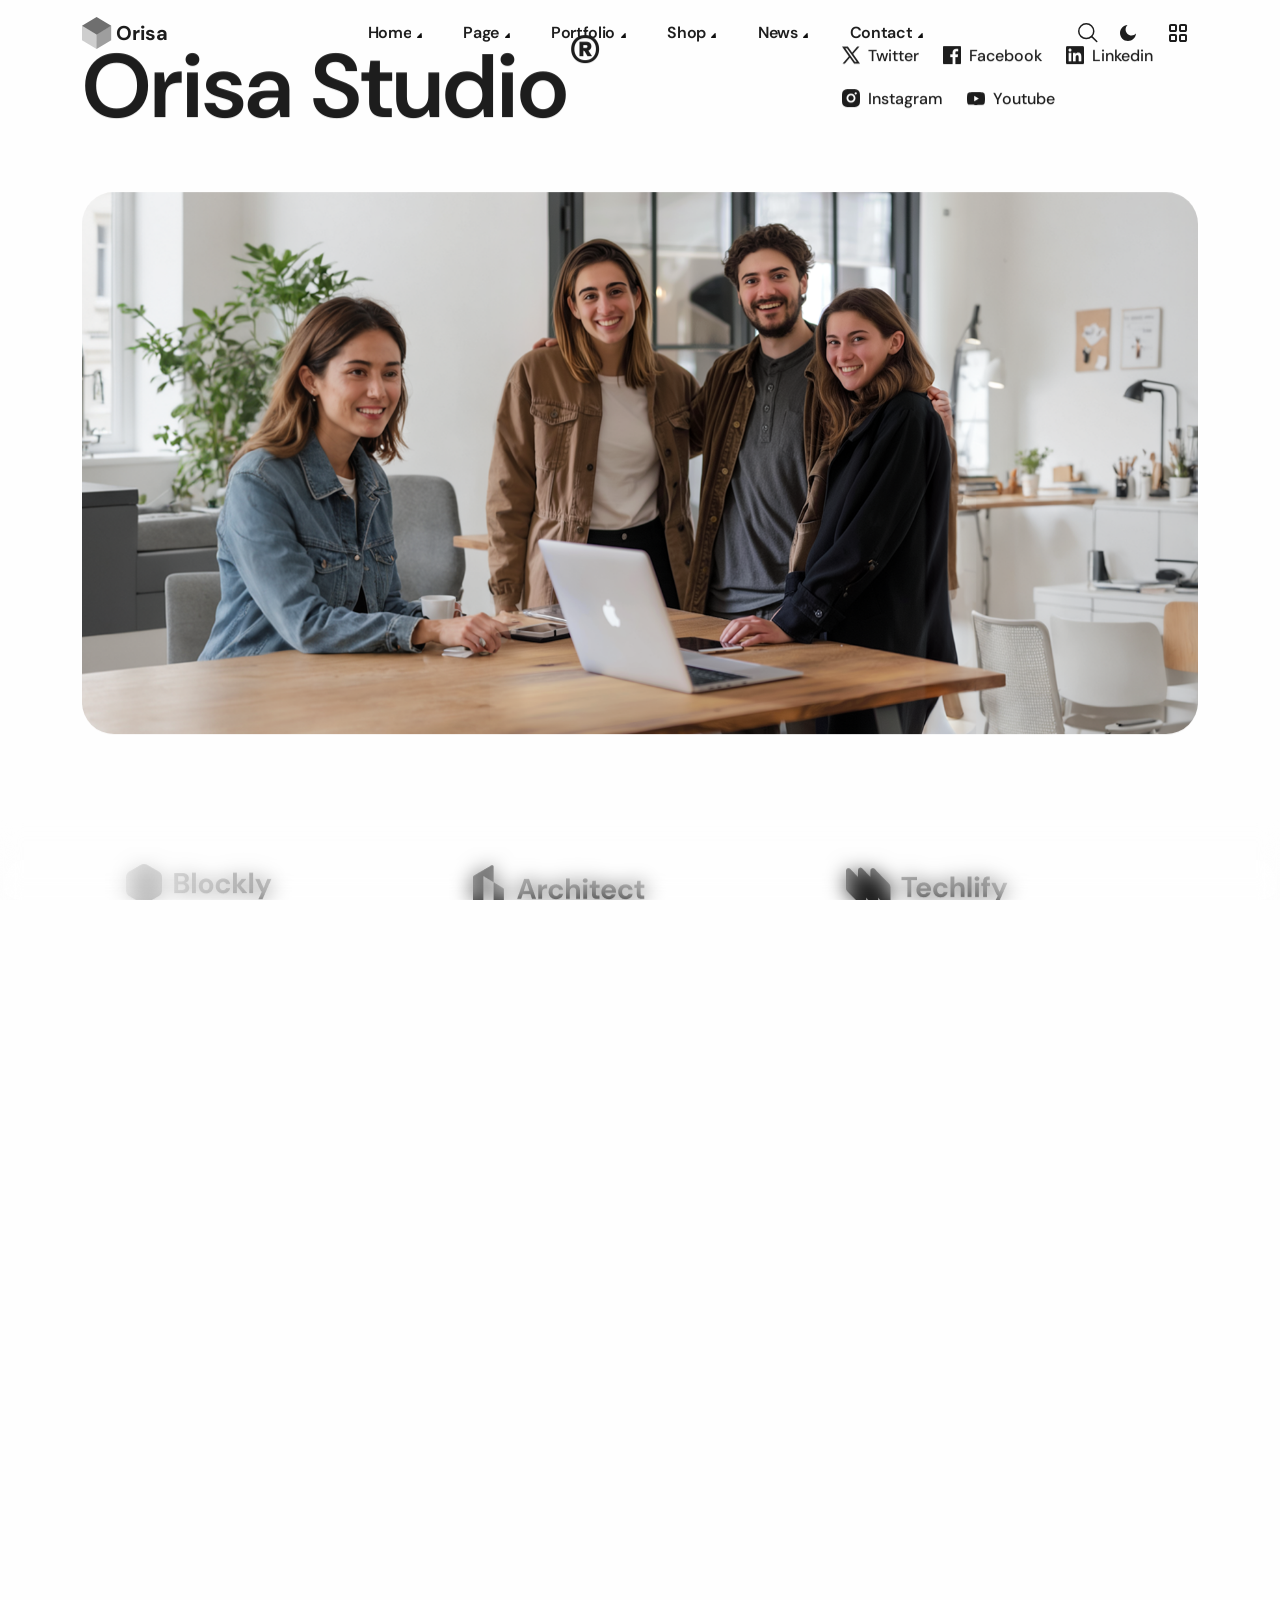
<file: about-2.html>
<!doctype html>
<html lang="en">

<head>
    <meta charset="UTF-8">
    <meta name="viewport" content="width=device-width, initial-scale=1.0">
    <meta http-equiv="x-ua-compatible" content="ie=edge">
    <meta name="description" content="Orisa — Creative Agency &amp; Portfolio HTML Template. Multi-demo layout kit built with Bootstrap 5.">
    <title>Orisa - Creative Agency & Portfolio HTML Template</title>
    <!-- Favicon icon-->
    <link rel="shortcut icon" type="image/x-icon" href="assets/imgs/template/logo/favicon.svg">

    <!-- Libs CSS -->
    <link rel="stylesheet" href="assets/css/vendors/carouselTicker.css">
    <link rel="stylesheet" href="assets/css/vendors/bootstrap.min.css">
    <link rel="stylesheet" href="assets/css/vendors/swiper-bundle.min.css">
    <link rel="stylesheet" href="assets/css/vendors/nice-select.css">
    <link rel="stylesheet" href="assets/css/vendors/font-awesome-pro.css">
    <link rel="stylesheet" href="assets/css/vendors/magnific-popup.css">
    <link rel="stylesheet" href="assets/css/vendors/odometer.css">
    <link rel="stylesheet" href="assets/css/vendors/spacing.css">

    <!-- Main CSS -->
    <link rel="stylesheet" href="assets/css/main.css">
</head>

<body class="at-magic-cursor">

    <!--search-form-start -->
    <div class="at-search-body-overlay"></div>
    <div class="at-search-form-toggle">
        <div class="container">
            <div class="row mb-60">
                <div class="col-lg-12">
                    <div class="at-search-top d-flex justify-content-between align-items-center">
                        <div class="at-header-logo at-search-logo">
                            <a href="index.html">
                                <img data-width="30" src="assets/imgs/template/logo/favicon.svg" alt="Orisa">
                                <p class="h6 fw-700 fz-24 mb-0">Orisa</p>
                            </a>
                        </div>
                        <button class="at-search-close">
                            <i class="fa-light fa-xmark"></i>
                        </button>
                    </div>
                </div>
            </div>
            <div class="row justify-content-center">
                <div class="col-lg-12">
                    <div class="at-search-form">
                        <form action="#">
                            <div class="at-search-form-input">
                                <input type="text" placeholder="Find what you need…" required>
                                <span class="at-search-focus-border"></span>
                                <button class="at-search-form-btn at-btn" type="submit">
                                    <span>
                                        <span class="text-1">Search</span>
                                        <span class="text-2">Search</span>
                                    </span>
                                    <i class="icon-arrow-right">
                                        <svg xmlns="http://www.w3.org/2000/svg" width="14" height="12" viewBox="0 0 14 12" fill="none">
                                            <path d="M8.33333 1L13 5.66667M13 5.66667L8.33333 10.3333M13 5.66667H1" stroke="currentColor" stroke-width="2" stroke-linecap="round" stroke-linejoin="round" />
                                        </svg>
                                        <svg xmlns="http://www.w3.org/2000/svg" width="14" height="12" viewBox="0 0 14 12" fill="none">
                                            <path d="M8.33333 1L13 5.66667M13 5.66667L8.33333 10.3333M13 5.66667H1" stroke="currentColor" stroke-width="2" stroke-linecap="round" stroke-linejoin="round" />
                                        </svg>
                                    </i>
                                </button>
                            </div>
                        </form>
                    </div>
                </div>
                <div class="col-12">
                    <div class="at-categories">
                        <h3 class="at-categories-title">Popular searches</h3>
                        <ul class="at-categories-list">
                            <li><a href="#" class="at-categories-item">UI / UX Design</a></li>
                            <li><a href="#" class="at-categories-item">Photography</a></li>
                            <li><a href="#" class="at-categories-item">Digital Marketing</a></li>
                            <li><a href="#" class="at-categories-item">Creative</a></li>
                            <li><a href="#" class="at-categories-item">Innovative</a></li>
                            <li><a href="#" class="at-categories-item">Visionary</a></li>
                            <li><a href="#" class="at-categories-item">Disruptive</a></li>
                            <li><a href="#" class="at-categories-item">Adaptive</a></li>
                            <li><a href="#" class="at-categories-item">Reliable</a></li>
                            <li><a href="#" class="at-categories-item">Scalable</a></li>
                            <li><a href="#" class="at-categories-item">Impactful</a></li>
                            <li><a href="#" class="at-categories-item">Dynamic</a></li>
                        </ul>
                    </div>
                </div>
            </div>
        </div>
    </div>
    <!-- search-form-end -->
    <header>

        <!-- header 2 area start -->
        <div class="at-header-area at-header-spacing header-transparent">
            <div class="container">
                <div class="row align-items-center">
                    <div class="col-xl-2 col-6">
                        <div class="at-header-logo">
                            <a href="index.html">
                                <img data-width="30" src="assets/imgs/template/logo/favicon.svg" alt="Orisa">
                                <p class="h6 fw-700 fz-24 mb-0">Orisa</p>
                            </a>
                        </div>
                    </div>
                    <div class="col-xl-8 mx-auto d-none d-xl-flex justify-content-center">
                        <div class="at-main-menu d-inline-flex justify-content-center">
                            <nav class="at-mobile-menu-active">
                                <ul>
                                    <li class="has-dropdown">
                                        <a href="#">Home</a>
                                        <div class="at-submenu submenu at-megamenu">
                                            <div class="row">
                                                <div class="col-xl-6">
                                                    <div class="at-megamenu-box">
                                                        <div class="at-megamenu-title-wrap">
                                                            <span class="at-megamenu-title">Light Version</span>
                                                            <svg xmlns="http://www.w3.org/2000/svg" width="13" height="13" viewBox="0 0 13 13" fill="none">
                                                                <path d="M10.0208 3.41421L1.41421 12.0208L0 10.6066L8.60659 2H1.02082V0H12.0208V11H10.0208V3.41421Z" fill="currentColor" />
                                                            </svg>
                                                        </div>
                                                        <ul>
                                                            <li><a href="index.html">01. Creative Agency</a></li>
                                                            <li><a href="index-2.html">02. Digital Agency</a></li>
                                                            <li><a href="index-3.html">03. Marketing Agency</a></li>
                                                            <li><a href="index-4.html">04. AI & Tech Agency</a></li>
                                                            <li><a href="index-5.html">05. Personal Creative</a></li>
                                                            <li><a href="index-6.html">06. Branding Studio</a></li>
                                                            <li><a href="index-7.html">07. Startup Agency</a></li>
                                                            <li><a href="index-8.html">08. UI/UX Agency</a></li>
                                                            <li><a href="index-9.html">09. Morden Agency</a></li>
                                                            <li><a href="index-10.html">10. 3D Studio</a></li>
                                                            <li><a href="index-11.html">11. Motion & Video Studio</a></li>
                                                            <li><a href="index-12.html">12. Minimal Portfolio</a></li>
                                                            <li><a href="index-13.html">13. Architecture Studio</a></li>
                                                            <li><a href="index-14.html">14. Photography Showcase</a></li>
                                                            <li><a href="index-15.html">15. Agency Portfolio</a></li>
                                                        </ul>
                                                    </div>
                                                </div>
                                                <div class="col-xl-6">
                                                    <div class="at-megamenu-box">
                                                        <div class="at-megamenu-title-wrap">
                                                            <span class="at-megamenu-title">Dark Version</span>
                                                            <svg xmlns="http://www.w3.org/2000/svg" width="13" height="13" viewBox="0 0 13 13" fill="none">
                                                                <path d="M10.0208 3.41421L1.41421 12.0208L0 10.6066L8.60659 2H1.02082V0H12.0208V11H10.0208V3.41421Z" fill="currentColor" />
                                                            </svg>
                                                        </div>
                                                        <ul>
                                                            <li><a href="index-dark.html">01. Creative Agency</a></li>
                                                            <li><a href="index-2-dark.html">02. Digital Agency</a></li>
                                                            <li><a href="index-3-dark.html">03. Marketing Agency</a></li>
                                                            <li><a href="index-4-dark.html">04. AI & Tech Agency</a></li>
                                                            <li><a href="index-5-dark.html">05. Personal Creative</a></li>
                                                            <li><a href="index-6-dark.html">06. Branding Studio</a></li>
                                                            <li><a href="index-7-dark.html">07. Startup Agency</a></li>
                                                            <li><a href="index-8-dark.html">08. UI/UX Agency</a></li>
                                                            <li><a href="index-9-dark.html">09. Morden Agency</a></li>
                                                            <li><a href="index-10-dark.html">10. 3D Studio</a></li>
                                                            <li><a href="index-11-dark.html">11. Motion & Video Studio</a></li>
                                                            <li><a href="index-12-dark.html">12. Minimal Portfolio</a></li>
                                                            <li><a href="index-13-dark.html">13. Architecture Studio</a></li>
                                                            <li><a href="index-14-dark.html">14. Photography Studio</a></li>
                                                            <li><a href="index-15-dark.html">15. Agency Portfolio</a></li>
                                                        </ul>
                                                    </div>
                                                </div>
                                            </div>
                                        </div>
                                    </li>
                                    <li class="has-dropdown">
                                        <a href="#">Page</a>
                                        <div class="at-submenu submenu at-megamenu">
                                            <div class="row">
                                                <div class="col-xl-4">
                                                    <div class="at-megamenu-box">
                                                        <div class="at-megamenu-title-wrap">
                                                            <span class="at-megamenu-title">About Us</span>
                                                            <svg xmlns="http://www.w3.org/2000/svg" width="13" height="13" viewBox="0 0 13 13" fill="none">
                                                                <path d="M10.0208 3.41421L1.41421 12.0208L0 10.6066L8.60659 2H1.02082V0H12.0208V11H10.0208V3.41421Z" fill="currentColor" />
                                                            </svg>
                                                        </div>
                                                        <ul>
                                                            <li><a href="about-1.html">About 01</a></li>
                                                            <li><a href="about-2.html">About 02</a></li>
                                                            <li><a href="about-3.html">About 03</a></li>
                                                        </ul>
                                                    </div>
                                                </div>
                                                <div class="col-xl-4">
                                                    <div class="at-megamenu-box">
                                                        <div class="at-megamenu-title-wrap">
                                                            <span class="at-megamenu-title">Services</span>
                                                            <svg xmlns="http://www.w3.org/2000/svg" width="13" height="13" viewBox="0 0 13 13" fill="none">
                                                                <path d="M10.0208 3.41421L1.41421 12.0208L0 10.6066L8.60659 2H1.02082V0H12.0208V11H10.0208V3.41421Z" fill="currentColor" />
                                                            </svg>
                                                        </div>
                                                        <ul>
                                                            <li><a href="services-1.html">Service 01</a></li>
                                                            <li><a href="services-2.html">Service 02</a></li>
                                                            <li><a href="services-3.html">Service 03</a></li>
                                                            <li><a href="services-details.html">Service Details</a></li>
                                                        </ul>
                                                    </div>
                                                </div>
                                                <div class="col-xl-4">
                                                    <div class="at-megamenu-box">
                                                        <div class="at-megamenu-title-wrap">
                                                            <span class="at-megamenu-title">Other</span>
                                                            <svg xmlns="http://www.w3.org/2000/svg" width="13" height="13" viewBox="0 0 13 13" fill="none">
                                                                <path d="M10.0208 3.41421L1.41421 12.0208L0 10.6066L8.60659 2H1.02082V0H12.0208V11H10.0208V3.41421Z" fill="currentColor" />
                                                            </svg>
                                                        </div>
                                                        <ul>
                                                            <li><a href="team.html">Team</a></li>
                                                            <li><a href="team-details.html">Team Details</a></li>
                                                            <li><a href="pricing.html">Pricing</a></li>
                                                            <li><a href="coming-soon.html">Coming Soon</a></li>
                                                            <li><a href="faqs.html">FAQs</a></li>
                                                            <li><a href="404.html">404 Page</a></li>
                                                        </ul>
                                                    </div>
                                                </div>
                                            </div>
                                        </div>
                                    </li>
                                    <li class="has-dropdown">
                                        <a href="#">Portfolio</a>
                                        <div class="at-submenu submenu at-megamenu">
                                            <div class="row">
                                                <div class="col-xl-4">
                                                    <div class="at-megamenu-box">
                                                        <div class="at-megamenu-title-wrap">
                                                            <span class="at-megamenu-title">Creative</span>
                                                            <svg xmlns="http://www.w3.org/2000/svg" width="13" height="13" viewBox="0 0 13 13" fill="none">
                                                                <path d="M10.0208 3.41421L1.41421 12.0208L0 10.6066L8.60659 2H1.02082V0H12.0208V11H10.0208V3.41421Z" fill="currentColor" />
                                                            </svg>
                                                        </div>
                                                        <ul>
                                                            <li><a href="portfolio-cinema.html">Portfolio Cinema</a></li>
                                                            <li><a href="portfolio-split.html">Portfolio Split</a></li>
                                                            <li><a href="portfolio-stack.html">Portfolio Stack</a></li>
                                                            <li><a href="portfolio-curtain.html">Portfolio Curtain</a></li>
                                                            <li><a href="portfolio-zstack.html">Portfolio Z-Stack</a></li>
                                                            <li><a href="portfolio-vista.html">Portfolio Vista</a></li>
                                                            <li><a href="portfolio-horizontal.html">Portfolio Horizontal</a></li>
                                                            <li><a href="portfolio-gallery.html">Portfolio Gallery</a></li>
                                                        </ul>
                                                    </div>
                                                </div>
                                                <div class="col-xl-4">
                                                    <div class="at-megamenu-box">
                                                        <div class="at-megamenu-title-wrap">
                                                            <span class="at-megamenu-title">Classic</span>
                                                            <svg xmlns="http://www.w3.org/2000/svg" width="13" height="13" viewBox="0 0 13 13" fill="none">
                                                                <path d="M10.0208 3.41421L1.41421 12.0208L0 10.6066L8.60659 2H1.02082V0H12.0208V11H10.0208V3.41421Z" fill="currentColor" />
                                                            </svg>
                                                        </div>
                                                        <ul>
                                                            <li><a href="portfolio-1.html">Portfolio 01</a></li>
                                                            <li><a href="portfolio-2.html">Portfolio 02</a></li>
                                                            <li><a href="portfolio-3.html">Portfolio 03</a></li>
                                                            <li><a href="portfolio-4.html">Portfolio 04</a></li>
                                                            <li><a href="portfolio-5.html">Portfolio 05</a></li>
                                                            <li><a href="portfolio-6.html">Portfolio 06</a></li>
                                                        </ul>
                                                    </div>
                                                </div>
                                                <div class="col-xl-4">
                                                    <div class="at-megamenu-box">
                                                        <div class="at-megamenu-title-wrap">
                                                            <span class="at-megamenu-title">Details</span>
                                                            <svg xmlns="http://www.w3.org/2000/svg" width="13" height="13" viewBox="0 0 13 13" fill="none">
                                                                <path d="M10.0208 3.41421L1.41421 12.0208L0 10.6066L8.60659 2H1.02082V0H12.0208V11H10.0208V3.41421Z" fill="currentColor" />
                                                            </svg>
                                                        </div>
                                                        <ul>
                                                            <li><a href="portfolio-details-1.html">Portfolio Details 01</a></li>
                                                            <li><a href="portfolio-details-2.html">Portfolio Details 02</a></li>
                                                            <li><a href="portfolio-details-3.html">Portfolio Details 03</a></li>
                                                            <li><a href="portfolio-details-4.html">Portfolio Details 04</a></li>
                                                            <li><a href="portfolio-details-5.html">Portfolio Details 05</a></li>
                                                            <li><a href="portfolio-details-6.html">Portfolio Details 06</a></li>
                                                        </ul>
                                                    </div>
                                                </div>
                                            </div>
                                        </div>
                                    </li>
                                    <li class="has-dropdown">
                                        <a href="#">Shop</a>
                                        <ul class="at-submenu submenu">
                                            <li><a href="product-archive.html">Products Listing</a></li>
                                            <li><a href="product-details.html">Product Details</a></li>
                                            <li><a href="product-cart.html">Cart</a></li>
                                            <li><a href="product-checkout.html">Checkout</a></li>
                                        </ul>
                                    </li>
                                    <li class="has-dropdown">
                                        <a href="#">News</a>
                                        <ul class="at-submenu submenu">
                                            <li><a href="archive-1.html">Blog 01</a></li>
                                            <li><a href="archive-2.html">Blog 02</a></li>
                                            <li><a href="archive-3.html">Blog 03</a></li>
                                            <li><a href="archive-4.html">Blog 04</a></li>
                                            <li><a href="blog-details.html">Post Details</a></li>
                                        </ul>
                                    </li>
                                    <li class="has-dropdown">
                                        <a href="#">Contact</a>
                                        <ul class="at-submenu submenu">
                                            <li><a href="contact-1.html">Contact 01</a></li>
                                            <li><a href="contact-2.html">Contact 02</a></li>
                                        </ul>
                                    </li>
                                </ul>
                            </nav>
                        </div>
                    </div>
                    <div class="col-xl-2 col-6">
                        <div class="at-header-right gap-3 d-flex justify-content-end align-items-center">
                            <button class="at-header-search-btn at-search-click">
                                <svg width="20" height="20" viewBox="0 0 20 20" fill="none" xmlns="http://www.w3.org/2000/svg">
                                    <path d="M18.7508 18.5233L13.5538 13.392M13.5538 13.392C14.9604 12.0032 15.7506 10.1196 15.7506 8.15551C15.7506 6.19144 14.9604 4.30782 13.5538 2.91902C12.1472 1.53022 10.2395 0.75 8.25028 0.75C6.26108 0.75 4.35336 1.53022 2.94678 2.91902C1.54021 4.30782 0.75 6.19144 0.75 8.15551C0.75 10.1196 1.54021 12.0032 2.94678 13.392C4.35336 14.7808 6.26108 15.561 8.25028 15.561C10.2395 15.561 12.1472 14.7808 13.5538 13.392Z" stroke="currentColor" stroke-width="1.5" stroke-linecap="round" stroke-linejoin="round" />
                                </svg>
                            </button>
                            <div class="dark-light-mode">
                                <label for="switch" class="toggle dark-light-switcher">
                                    <input type="checkbox" class="input" id="switch">
                                    <span class="icon icon--moon">
                                        <svg xmlns="http://www.w3.org/2000/svg" width="16" height="16" viewBox="0 0 16 16" fill="none">
                                            <path d="M7.51166 0C6.33857 1.09609 5.6053 2.65694 5.6053 4.38904C5.6053 7.70586 8.29416 10.3947 11.611 10.3947C13.3431 10.3947 14.9039 9.66146 16 8.48836C15.7439 12.6798 12.2635 16 8.00757 16C3.58511 16 0 12.4149 0 7.99245C0 3.73655 3.32017 0.256105 7.51166 0Z" fill="currentColor" />
                                        </svg>
                                    </span>
                                    <span class="icon icon--sun">
                                        <svg xmlns="http://www.w3.org/2000/svg" viewBox="0 0 24 24" fill="currentColor" width="28" height="28">
                                            <path d="M12 2.25a.75.75 0 01.75.75v2.25a.75.75 0 01-1.5 0V3a.75.75 0 01.75-.75zM7.5 12a4.5 4.5 0 119 0 4.5 4.5 0 01-9 0zM18.894 6.166a.75.75 0 00-1.06-1.06l-1.591 1.59a.75.75 0 101.06 1.061l1.591-1.59zM21.75 12a.75.75 0 01-.75.75h-2.25a.75.75 0 010-1.5H21a.75.75 0 01.75.75zM17.834 18.894a.75.75 0 001.06-1.06l-1.59-1.591a.75.75 0 10-1.061 1.06l1.59 1.591zM12 18a.75.75 0 01.75.75V21a.75.75 0 01-1.5 0v-2.25A.75.75 0 0112 18zM7.758 17.303a.75.75 0 00-1.061-1.06l-1.591 1.59a.75.75 0 001.06 1.061l1.591-1.59zM6 12a.75.75 0 01-.75.75H3a.75.75 0 010-1.5h2.25A.75.75 0 016 12zM6.697 7.757a.75.75 0 001.06-1.06l-1.59-1.591a.75.75 0 00-1.061 1.06l1.59 1.591z">
                                            </path>
                                        </svg>
                                    </span>
                                </label>
                            </div>
                            <button class="at-menu-bar at-header-sidebar-btn">
                                <svg xmlns="http://www.w3.org/2000/svg" width="18" height="18" viewBox="0 0 18 18" fill="none">
                                    <path d="M1 2C1 1.73478 1.10536 1.48043 1.29289 1.29289C1.48043 1.10536 1.73478 1 2 1H6C6.26522 1 6.51957 1.10536 6.70711 1.29289C6.89464 1.48043 7 1.73478 7 2V6C7 6.26522 6.89464 6.51957 6.70711 6.70711C6.51957 6.89464 6.26522 7 6 7H2C1.73478 7 1.48043 6.89464 1.29289 6.70711C1.10536 6.51957 1 6.26522 1 6V2ZM11 2C11 1.73478 11.1054 1.48043 11.2929 1.29289C11.4804 1.10536 11.7348 1 12 1H16C16.2652 1 16.5196 1.10536 16.7071 1.29289C16.8946 1.48043 17 1.73478 17 2V6C17 6.26522 16.8946 6.51957 16.7071 6.70711C16.5196 6.89464 16.2652 7 16 7H12C11.7348 7 11.4804 6.89464 11.2929 6.70711C11.1054 6.51957 11 6.26522 11 6V2ZM1 12C1 11.7348 1.10536 11.4804 1.29289 11.2929C1.48043 11.1054 1.73478 11 2 11H6C6.26522 11 6.51957 11.1054 6.70711 11.2929C6.89464 11.4804 7 11.7348 7 12V16C7 16.2652 6.89464 16.5196 6.70711 16.7071C6.51957 16.8946 6.26522 17 6 17H2C1.73478 17 1.48043 16.8946 1.29289 16.7071C1.10536 16.5196 1 16.2652 1 16V12ZM11 12C11 11.7348 11.1054 11.4804 11.2929 11.2929C11.4804 11.1054 11.7348 11 12 11H16C16.2652 11 16.5196 11.1054 16.7071 11.2929C16.8946 11.4804 17 11.7348 17 12V16C17 16.2652 16.8946 16.5196 16.7071 16.7071C16.5196 16.8946 16.2652 17 16 17H12C11.7348 17 11.4804 16.8946 11.2929 16.7071C11.1054 16.5196 11 16.2652 11 16V12Z" stroke="currentColor" stroke-width="2" stroke-linecap="round" stroke-linejoin="round" />
                                </svg>
                            </button>
                        </div>
                    </div>
                </div>
            </div>
        </div>
        <!-- header area end -->

        <!-- sticky-menu-area -->
        <button id="header-sticky" class="hamburger-open-btn hamburger-sticky-menu">
            <span>MENU</span>
            <span class="icon">

                <svg xmlns="http://www.w3.org/2000/svg" width="24" height="24" viewBox="0 0 24 24" fill="none">
                    <path d="M4 5C4 4.73478 4.10536 4.48043 4.29289 4.29289C4.48043 4.10536 4.73478 4 5 4H9C9.26522 4 9.51957 4.10536 9.70711 4.29289C9.89464 4.48043 10 4.73478 10 5V9C10 9.26522 9.89464 9.51957 9.70711 9.70711C9.51957 9.89464 9.26522 10 9 10H5C4.73478 10 4.48043 9.89464 4.29289 9.70711C4.10536 9.51957 4 9.26522 4 9V5ZM14 5C14 4.73478 14.1054 4.48043 14.2929 4.29289C14.4804 4.10536 14.7348 4 15 4H19C19.2652 4 19.5196 4.10536 19.7071 4.29289C19.8946 4.48043 20 4.73478 20 5V9C20 9.26522 19.8946 9.51957 19.7071 9.70711C19.5196 9.89464 19.2652 10 19 10H15C14.7348 10 14.4804 9.89464 14.2929 9.70711C14.1054 9.51957 14 9.26522 14 9V5ZM4 15C4 14.7348 4.10536 14.4804 4.29289 14.2929C4.48043 14.1054 4.73478 14 5 14H9C9.26522 14 9.51957 14.1054 9.70711 14.2929C9.89464 14.4804 10 14.7348 10 15V19C10 19.2652 9.89464 19.5196 9.70711 19.7071C9.51957 19.8946 9.26522 20 9 20H5C4.73478 20 4.48043 19.8946 4.29289 19.7071C4.10536 19.5196 4 19.2652 4 19V15ZM14 15C14 14.7348 14.1054 14.4804 14.2929 14.2929C14.4804 14.1054 14.7348 14 15 14H19C19.2652 14 19.5196 14.1054 19.7071 14.2929C19.8946 14.4804 20 14.7348 20 15V19C20 19.2652 19.8946 19.5196 19.7071 19.7071C19.5196 19.8946 19.2652 20 19 20H15C14.7348 20 14.4804 19.8946 14.2929 19.7071C14.1054 19.5196 14 19.2652 14 19V15Z" stroke="currentColor" stroke-width="2" stroke-linecap="round" stroke-linejoin="round" />
                </svg>
            </span>
        </button>
        <!-- sticky-menu-end -->

    </header>
    <!-- at-offcanvus-area-start -->
    <div class="at-offcanvas-area">
        <div class="at-offcanvas">
            <div class="at-offcanvas-top d-flex align-items-center justify-content-between">
                <div class="at-offcanvas-logo">
                    <a href="index.html">
                        <img data-width="30" src="assets/imgs/template/logo/favicon.svg" alt="Orisa">
                        <p class="h6 fw-700 fz-24 mb-0">Orisa</p>
                    </a>
                </div>
                <div class="at-offcanvas-close-btn">
                    <button class="close-btn">
                        <svg width="37" height="38" viewBox="0 0 37 38" fill="none" xmlns="http://www.w3.org/2000/svg">
                            <path d="M9.19141 9.80762L27.5762 28.1924" stroke="currentColor" stroke-width="1.5" stroke-linecap="round" stroke-linejoin="round" />
                            <path d="M9.19141 28.1924L27.5762 9.80761" stroke="currentColor" stroke-width="1.5" stroke-linecap="round" stroke-linejoin="round" />
                        </svg>
                    </button>
                </div>
            </div>
            <div class="at-offcanvas-content d-none d-xl-block">
                <h3 class="at-offcanvas-title">Howdy!</h3>
                <p class="fz-font-lg">We blend strategy, creativity, and technology to help brands grow, connect, and stand out in an ever-evolving digital world. </p>
            </div>
            <div class="at-offcanvas-menu d-xl-none pb-50">
                <nav></nav>
            </div>
            <div class="at-offcanvas-gallery d-none d-xl-block">
                <div class="sec-2-home-5__avatars-row d-flex gap-2">
                    <div class="sec-2-home-5__avatar-sm at-offcanvas-gallery-img">
                        <img class="img-cover" src="assets/imgs/template/avatar/avatar-10.webp" alt="orisa">
                    </div>
                    <div class="sec-2-home-5__avatar-sm at-offcanvas-gallery-img">
                        <img class="img-cover" src="assets/imgs/template/avatar/avatar-11.webp" alt="orisa">
                    </div>
                    <div class="sec-2-home-5__avatar-sm at-offcanvas-gallery-img">
                        <img class="img-cover" src="assets/imgs/template/avatar/avatar-12.webp" alt="orisa">
                    </div>
                    <div class="sec-2-home-5__avatar-sm at-offcanvas-gallery-img">
                        <img class="img-cover" src="assets/imgs/template/avatar/avatar-13.webp" alt="orisa">
                    </div>
                    <div class="sec-2-home-5__avatar-sm at-offcanvas-gallery-img">
                        <img class="img-cover" src="assets/imgs/template/avatar/avatar-14.webp" alt="orisa">
                    </div>
                </div>
            </div>
            <div class="at-offcanvas-contact">
                <h4 class="h5 at-offcanvas-title sm">Get in touch</h4>
                <ul>
                    <li><a class="fz-font-lg" href="tel:2125557398">(212) 555-7398</a></li>
                    <li><a class="fz-font-lg" href="mailto:hello@aleric.com">hello@orisa.com</a></li>
                    <li>
                        <a class="fz-font-lg" href="#">
                            245 Fifth Avenue, Suite 1800 <br>
                            New York, NY 10016, USA
                        </a>
                    </li>
                </ul>
            </div>
            <div class="at-offcanvas-social">
                <h3 class="at-offcanvas-title sm">Follow Us</h3>
                <ul class="at-offcanvas-social__grid">
                    <li>
                        <a href="#" class="at-offcanvas-social__link" aria-label="Twitter">
                            <svg xmlns="http://www.w3.org/2000/svg" width="18" height="18" viewBox="0 0 16 15" fill="none" aria-hidden="true">
                                <path fill-rule="evenodd" clip-rule="evenodd" d="M0 0H5.25L8.98421 5.21053L13.5 0H15.5L9.8895 6.47368L16 15H10.75L7.01579 9.7895L2.5 15H0.5L6.11053 8.52632L0 0ZM11.5204 13.5L2.92043 1.5H4.47957L13.0796 13.5H11.5204Z" fill="currentColor" />
                            </svg>
                            <span>Twitter</span>
                        </a>
                    </li>
                    <li>
                        <a href="#" class="at-offcanvas-social__link" aria-label="Facebook">
                            <svg xmlns="http://www.w3.org/2000/svg" width="18" height="18" viewBox="0 0 18 18" fill="none" aria-hidden="true">
                                <path d="M12.4024 18V11.0344H14.7347L15.0838 8.3265H12.4024V6.59765C12.4024 5.81364 12.62 5.27934 13.7443 5.27934L15.1783 5.27867V2.85676C14.9302 2.82382 14.0791 2.75006 13.0888 2.75006C11.0213 2.75006 9.606 4.01198 9.606 6.32952V8.3265H7.2677V11.0344H9.606V18H1C0.44772 18 0 17.5523 0 17V1C0 0.44772 0.44772 0 1 0H17C17.5523 0 18 0.44772 18 1V17C18 17.5523 17.5523 18 17 18H12.4024Z" fill="currentColor" />
                            </svg>
                            <span>Facebook</span>
                        </a>
                    </li>
                    <li>
                        <a href="#" class="at-offcanvas-social__link" aria-label="LinkedIn">
                            <svg xmlns="http://www.w3.org/2000/svg" width="18" height="18" viewBox="0 0 18 18" fill="none" aria-hidden="true">
                                <path d="M15.3352 15.339H12.6697V11.1622C12.6697 10.1662 12.6495 8.8845 11.2807 8.8845C9.89102 8.8845 9.67872 9.9683 9.67872 11.0887V15.339H7.01322V6.75H9.57372V7.9207H9.60822C9.96602 7.2457 10.836 6.53325 12.1357 6.53325C14.8365 6.53325 15.336 8.3108 15.336 10.6245L15.3352 15.339ZM4.00275 5.57475C3.14475 5.57475 2.4555 4.88025 2.4555 4.026C2.4555 3.1725 3.1455 2.47875 4.00275 2.47875C4.85775 2.47875 5.55075 3.1725 5.55075 4.026C5.55075 4.88025 4.857 5.57475 4.00275 5.57475ZM5.33925 15.339H2.66625V6.75H5.33925V15.339ZM16.6687 0H1.32825C0.594 0 0 0.5805 0 1.29675V16.7033C0 17.4202 0.594 18 1.32825 18H16.6665C17.4 18 18 17.4202 18 16.7033V1.29675C18 0.5805 17.4 0 16.6665 0H16.6687Z" fill="currentColor" />
                            </svg>
                            <span>Linkedin</span>
                        </a>
                    </li>
                    <li>
                        <a href="#" class="at-offcanvas-social__link" aria-label="Instagram">
                            <svg xmlns="http://www.w3.org/2000/svg" width="18" height="18" viewBox="0 0 18 18" fill="none" aria-hidden="true">
                                <path d="M9.92475 0C10.9376 0.00167406 11.4509 0.00703828 11.8945 0.0202418L12.0692 0.025948C12.2709 0.0331213 12.47 0.0421215 12.7101 0.0533719C13.6678 0.0976265 14.3211 0.249129 14.8949 0.471887C15.4881 0.700648 15.9892 1.00966 16.4894 1.50993C16.9889 2.0102 17.298 2.51271 17.5275 3.10448C17.7494 3.67751 17.901 4.33153 17.946 5.28931C17.9567 5.52933 17.9653 5.72841 17.9725 5.93024L17.9781 6.10492C17.9913 6.5484 17.9973 7.06177 17.9992 8.07471L17.9999 8.74577C18 8.82777 18 8.91237 18 8.99967L17.9999 9.25357L17.9994 9.92472C17.9977 10.9376 17.9923 11.451 17.9791 11.8944L17.9734 12.0691C17.9662 12.271 17.9572 12.4701 17.946 12.7101C17.9017 13.6679 17.7494 14.3211 17.5275 14.8949C17.2987 15.4882 16.9889 15.9892 16.4894 16.4895C15.9892 16.989 15.4859 17.298 14.8949 17.5275C14.3211 17.7495 13.6678 17.901 12.7101 17.946C12.47 17.9567 12.2709 17.9654 12.0692 17.9725L11.8945 17.9781C11.4509 17.9914 10.9376 17.9973 9.92475 17.9993L9.25359 18C9.1716 18 9.087 18 8.99969 18H8.7458L8.07464 17.9994C7.06175 17.9977 6.54839 17.9924 6.1049 17.9791L5.93022 17.9734C5.72839 17.9662 5.5293 17.9572 5.2893 17.946C4.33151 17.9018 3.67899 17.7495 3.10448 17.5275C2.51195 17.2988 2.01018 16.989 1.50992 16.4895C1.00965 15.9892 0.701394 15.4859 0.471886 14.8949C0.249129 14.3211 0.0983735 13.6679 0.053372 12.7101C0.0426796 12.4701 0.0339582 12.271 0.026893 12.0691L0.0212318 11.8944C0.00806435 11.451 0.00206123 10.9376 0.000117163 9.92472L0 8.07471C0.00167406 7.06177 0.00702925 6.5484 0.0202327 6.10492L0.0259479 5.93024C0.0331212 5.72841 0.0421216 5.52933 0.053372 5.28931C0.0976175 4.33078 0.249129 3.67825 0.471886 3.10448C0.700638 2.51196 1.00965 2.0102 1.50992 1.50993C2.01018 1.00966 2.51271 0.701396 3.10448 0.471887C3.67825 0.249129 4.33077 0.0983735 5.2893 0.0533719C5.5293 0.0426885 5.72839 0.0339673 5.93022 0.026902L6.1049 0.0212407C6.54839 0.00806417 7.06175 0.00206102 8.07464 0.000116949L9.92475 0ZM8.99969 4.49953C6.51298 4.49953 4.49952 6.51518 4.49952 8.99967C4.49952 11.4864 6.51517 13.4998 8.99969 13.4998C11.4864 13.4998 13.4998 11.4842 13.4998 8.99967C13.4998 6.513 11.4841 4.49953 8.99969 4.49953ZM8.99969 6.2996C10.491 6.2996 11.6998 7.50805 11.6998 8.99967C11.6998 10.4909 10.4913 11.6998 8.99969 11.6998C7.50843 11.6998 6.29958 10.4914 6.29958 8.99967C6.29958 7.50841 7.50798 6.2996 8.99969 6.2996ZM13.7249 3.14949C13.1045 3.14949 12.5998 3.65342 12.5998 4.27376C12.5998 4.89411 13.1037 5.39882 13.7249 5.39882C14.3452 5.39882 14.8499 4.89489 14.8499 4.27376C14.8499 3.65342 14.3443 3.14871 13.7249 3.14949Z" fill="currentColor" />
                            </svg>
                            <span>Instagram</span>
                        </a>
                    </li>
                    <li>
                        <a href="#" class="at-offcanvas-social__link" aria-label="Youtube">
                            <svg xmlns="http://www.w3.org/2000/svg" width="18" height="13" viewBox="0 0 18 13" fill="none" aria-hidden="true">
                                <path fill-rule="evenodd" clip-rule="evenodd" d="M16.0322 0.388283C16.8071 0.602295 17.4162 1.23059 17.6237 2.03009C17.9985 3.47775 18 6.49997 18 6.49997C18 6.49997 18 9.52214 17.6237 10.9698C17.4162 11.7694 16.8071 12.3977 16.0322 12.6116C14.6291 13 8.99997 13 8.99997 13C8.99997 13 3.37092 13 1.96772 12.6116C1.1928 12.3977 0.583804 11.7694 0.376354 10.9698C-3.83173e-08 9.52214 0 6.49997 0 6.49997C0 6.49997 -3.83173e-08 3.47775 0.376354 2.03009C0.583804 1.23059 1.1928 0.602295 1.96772 0.388283C3.37092 1.18595e-07 8.99997 0 8.99997 0C8.99997 0 14.6291 1.18595e-07 16.0322 0.388283ZM11.8751 6.50027L7.19879 9.2855V3.71499L11.8751 6.50027Z" fill="currentColor" />
                            </svg>
                            <span>Youtube</span>
                        </a>
                    </li>
                </ul>
            </div>
        </div>
    </div>
    <div class="body-overlay"></div>
    <!-- at-offcanvus-area-end -->

    <!-- offcanvas 2 start -->
    <div class="at-offcanvas-2-area">
        <div class="offcanvas-bg"></div>
        <div class="at-offcanvas-2-wrapper offcanvas-menu">
            <div class="at-offcanvas-2-left">
                <div class="at-header-logo d-flex justify-content-between align-items-center mb-50">
                    <a href="index.html">
                        <img class="dark-mode-invert" data-width="30" src="assets/imgs/template/logo/favicon.svg" alt="Orisa">
                        <p class="h6 fw-700 fz-24 mb-0">Orisa</p>
                    </a>
                    <span class="hamburger-close-btn">
                        <svg width="37" height="38" viewBox="0 0 37 38" fill="none" xmlns="http://www.w3.org/2000/svg">
                            <path d="M9.19141 9.80762L27.5762 28.1924" stroke="currentColor" stroke-width="1.5" stroke-linecap="round" stroke-linejoin="round" />
                            <path d="M9.19141 28.1924L27.5762 9.80761" stroke="currentColor" stroke-width="1.5" stroke-linecap="round" stroke-linejoin="round" />
                        </svg>
                    </span>
                </div>
                <div class="at-offcanvas-menu counter-row">
                    <nav></nav>
                </div>
                <div class="at-offcanvas-social">
                    <ul class="at-offcanvas-social__grid">
                        <li>
                            <a href="#" class="at-offcanvas-social__link" aria-label="Twitter">
                                <svg xmlns="http://www.w3.org/2000/svg" width="18" height="18" viewBox="0 0 16 15" fill="none" aria-hidden="true">
                                    <path fill-rule="evenodd" clip-rule="evenodd" d="M0 0H5.25L8.98421 5.21053L13.5 0H15.5L9.8895 6.47368L16 15H10.75L7.01579 9.7895L2.5 15H0.5L6.11053 8.52632L0 0ZM11.5204 13.5L2.92043 1.5H4.47957L13.0796 13.5H11.5204Z" fill="currentColor" />
                                </svg>
                                <span>Twitter</span>
                            </a>
                        </li>
                        <li>
                            <a href="#" class="at-offcanvas-social__link" aria-label="Facebook">
                                <svg xmlns="http://www.w3.org/2000/svg" width="18" height="18" viewBox="0 0 18 18" fill="none" aria-hidden="true">
                                    <path d="M12.4024 18V11.0344H14.7347L15.0838 8.3265H12.4024V6.59765C12.4024 5.81364 12.62 5.27934 13.7443 5.27934L15.1783 5.27867V2.85676C14.9302 2.82382 14.0791 2.75006 13.0888 2.75006C11.0213 2.75006 9.606 4.01198 9.606 6.32952V8.3265H7.2677V11.0344H9.606V18H1C0.44772 18 0 17.5523 0 17V1C0 0.44772 0.44772 0 1 0H17C17.5523 0 18 0.44772 18 1V17C18 17.5523 17.5523 18 17 18H12.4024Z" fill="currentColor" />
                                </svg>
                                <span>Facebook</span>
                            </a>
                        </li>
                        <li>
                            <a href="#" class="at-offcanvas-social__link" aria-label="LinkedIn">
                                <svg xmlns="http://www.w3.org/2000/svg" width="18" height="18" viewBox="0 0 18 18" fill="none" aria-hidden="true">
                                    <path d="M15.3352 15.339H12.6697V11.1622C12.6697 10.1662 12.6495 8.8845 11.2807 8.8845C9.89102 8.8845 9.67872 9.9683 9.67872 11.0887V15.339H7.01322V6.75H9.57372V7.9207H9.60822C9.96602 7.2457 10.836 6.53325 12.1357 6.53325C14.8365 6.53325 15.336 8.3108 15.336 10.6245L15.3352 15.339ZM4.00275 5.57475C3.14475 5.57475 2.4555 4.88025 2.4555 4.026C2.4555 3.1725 3.1455 2.47875 4.00275 2.47875C4.85775 2.47875 5.55075 3.1725 5.55075 4.026C5.55075 4.88025 4.857 5.57475 4.00275 5.57475ZM5.33925 15.339H2.66625V6.75H5.33925V15.339ZM16.6687 0H1.32825C0.594 0 0 0.5805 0 1.29675V16.7033C0 17.4202 0.594 18 1.32825 18H16.6665C17.4 18 18 17.4202 18 16.7033V1.29675C18 0.5805 17.4 0 16.6665 0H16.6687Z" fill="currentColor" />
                                </svg>
                                <span>Linkedin</span>
                            </a>
                        </li>
                        <li>
                            <a href="#" class="at-offcanvas-social__link" aria-label="Instagram">
                                <svg xmlns="http://www.w3.org/2000/svg" width="18" height="18" viewBox="0 0 18 18" fill="none" aria-hidden="true">
                                    <path d="M9.92475 0C10.9376 0.00167406 11.4509 0.00703828 11.8945 0.0202418L12.0692 0.025948C12.2709 0.0331213 12.47 0.0421215 12.7101 0.0533719C13.6678 0.0976265 14.3211 0.249129 14.8949 0.471887C15.4881 0.700648 15.9892 1.00966 16.4894 1.50993C16.9889 2.0102 17.298 2.51271 17.5275 3.10448C17.7494 3.67751 17.901 4.33153 17.946 5.28931C17.9567 5.52933 17.9653 5.72841 17.9725 5.93024L17.9781 6.10492C17.9913 6.5484 17.9973 7.06177 17.9992 8.07471L17.9999 8.74577C18 8.82777 18 8.91237 18 8.99967L17.9999 9.25357L17.9994 9.92472C17.9977 10.9376 17.9923 11.451 17.9791 11.8944L17.9734 12.0691C17.9662 12.271 17.9572 12.4701 17.946 12.7101C17.9017 13.6679 17.7494 14.3211 17.5275 14.8949C17.2987 15.4882 16.9889 15.9892 16.4894 16.4895C15.9892 16.989 15.4859 17.298 14.8949 17.5275C14.3211 17.7495 13.6678 17.901 12.7101 17.946C12.47 17.9567 12.2709 17.9654 12.0692 17.9725L11.8945 17.9781C11.4509 17.9914 10.9376 17.9973 9.92475 17.9993L9.25359 18C9.1716 18 9.087 18 8.99969 18H8.7458L8.07464 17.9994C7.06175 17.9977 6.54839 17.9924 6.1049 17.9791L5.93022 17.9734C5.72839 17.9662 5.5293 17.9572 5.2893 17.946C4.33151 17.9018 3.67899 17.7495 3.10448 17.5275C2.51195 17.2988 2.01018 16.989 1.50992 16.4895C1.00965 15.9892 0.701394 15.4859 0.471886 14.8949C0.249129 14.3211 0.0983735 13.6679 0.053372 12.7101C0.0426796 12.4701 0.0339582 12.271 0.026893 12.0691L0.0212318 11.8944C0.00806435 11.451 0.00206123 10.9376 0.000117163 9.92472L0 8.07471C0.00167406 7.06177 0.00702925 6.5484 0.0202327 6.10492L0.0259479 5.93024C0.0331212 5.72841 0.0421216 5.52933 0.053372 5.28931C0.0976175 4.33078 0.249129 3.67825 0.471886 3.10448C0.700638 2.51196 1.00965 2.0102 1.50992 1.50993C2.01018 1.00966 2.51271 0.701396 3.10448 0.471887C3.67825 0.249129 4.33077 0.0983735 5.2893 0.0533719C5.5293 0.0426885 5.72839 0.0339673 5.93022 0.026902L6.1049 0.0212407C6.54839 0.00806417 7.06175 0.00206102 8.07464 0.000116949L9.92475 0ZM8.99969 4.49953C6.51298 4.49953 4.49952 6.51518 4.49952 8.99967C4.49952 11.4864 6.51517 13.4998 8.99969 13.4998C11.4864 13.4998 13.4998 11.4842 13.4998 8.99967C13.4998 6.513 11.4841 4.49953 8.99969 4.49953ZM8.99969 6.2996C10.491 6.2996 11.6998 7.50805 11.6998 8.99967C11.6998 10.4909 10.4913 11.6998 8.99969 11.6998C7.50843 11.6998 6.29958 10.4914 6.29958 8.99967C6.29958 7.50841 7.50798 6.2996 8.99969 6.2996ZM13.7249 3.14949C13.1045 3.14949 12.5998 3.65342 12.5998 4.27376C12.5998 4.89411 13.1037 5.39882 13.7249 5.39882C14.3452 5.39882 14.8499 4.89489 14.8499 4.27376C14.8499 3.65342 14.3443 3.14871 13.7249 3.14949Z" fill="currentColor" />
                                </svg>
                                <span>Instagram</span>
                            </a>
                        </li>
                        <li>
                            <a href="#" class="at-offcanvas-social__link" aria-label="Youtube">
                                <svg xmlns="http://www.w3.org/2000/svg" width="18" height="13" viewBox="0 0 18 13" fill="none" aria-hidden="true">
                                    <path fill-rule="evenodd" clip-rule="evenodd" d="M16.0322 0.388283C16.8071 0.602295 17.4162 1.23059 17.6237 2.03009C17.9985 3.47775 18 6.49997 18 6.49997C18 6.49997 18 9.52214 17.6237 10.9698C17.4162 11.7694 16.8071 12.3977 16.0322 12.6116C14.6291 13 8.99997 13 8.99997 13C8.99997 13 3.37092 13 1.96772 12.6116C1.1928 12.3977 0.583804 11.7694 0.376354 10.9698C-3.83173e-08 9.52214 0 6.49997 0 6.49997C0 6.49997 -3.83173e-08 3.47775 0.376354 2.03009C0.583804 1.23059 1.1928 0.602295 1.96772 0.388283C3.37092 1.18595e-07 8.99997 0 8.99997 0C8.99997 0 14.6291 1.18595e-07 16.0322 0.388283ZM11.8751 6.50027L7.19879 9.2855V3.71499L11.8751 6.50027Z" fill="currentColor" />
                                </svg>
                                <span>Youtube</span>
                            </a>
                        </li>
                    </ul>
                </div>
                <span class="hamburger-close-btn hamburger-mobile-close-btn d-md-none">CLOSE</span>
            </div>
        </div>
    </div>
    <!-- offcanvas 2 end -->
    <div class="px-blur-bottom"></div>
    <!-- Begin magic cursor -->
    <div id="magic-cursor" class="cursor-black-bg">
        <div id="ball"></div>
    </div>
    <!-- End magic cursor -->
    <div id="smooth-wrapper">
        <div id="smooth-content" class="z-index-3">
            <main class="bg-neutral-0">
                <!-- About section 1 -->
                <div class="sec-1-about pt-150 border-bottom-100 overflow-hidden">
                    <div class="container">
                        <div class="row g-4 align-items-end">
                            <div class="col-xxl-9 col-lg-8">
                                <h1 class="section-title d-flex fw-600 lh-1 fz-200 reveal-text mb-0">Orisa Studio<sup>®</sup></h1>
                            </div>
                            <div class="col-xxl-3 col-lg-4 ms-auto">
                                <ul class="at-social-list list-unstyled d-flex flex-wrap align-items-end gap-md-4 gap-3 pb-4">
                                    <li>
                                        <a href="#" class="at-social__link d-flex align-items-center gap-2" aria-label="Twitter">
                                            <svg xmlns="http://www.w3.org/2000/svg" width="18" height="18" viewBox="0 0 16 15" fill="none" aria-hidden="true">
                                                <path fill-rule="evenodd" clip-rule="evenodd" d="M0 0H5.25L8.98421 5.21053L13.5 0H15.5L9.8895 6.47368L16 15H10.75L7.01579 9.7895L2.5 15H0.5L6.11053 8.52632L0 0ZM11.5204 13.5L2.92043 1.5H4.47957L13.0796 13.5H11.5204Z" fill="currentColor"></path>
                                            </svg>
                                            <span class="fw-500">Twitter</span>
                                        </a>
                                    </li>
                                    <li>
                                        <a href="#" class="at-social__link d-flex align-items-center gap-2" aria-label="Facebook">
                                            <svg xmlns="http://www.w3.org/2000/svg" width="18" height="18" viewBox="0 0 18 18" fill="none" aria-hidden="true">
                                                <path d="M12.4024 18V11.0344H14.7347L15.0838 8.3265H12.4024V6.59765C12.4024 5.81364 12.62 5.27934 13.7443 5.27934L15.1783 5.27867V2.85676C14.9302 2.82382 14.0791 2.75006 13.0888 2.75006C11.0213 2.75006 9.606 4.01198 9.606 6.32952V8.3265H7.2677V11.0344H9.606V18H1C0.44772 18 0 17.5523 0 17V1C0 0.44772 0.44772 0 1 0H17C17.5523 0 18 0.44772 18 1V17C18 17.5523 17.5523 18 17 18H12.4024Z" fill="currentColor"></path>
                                            </svg>
                                            <span class="fw-500">Facebook</span>
                                        </a>
                                    </li>
                                    <li>
                                        <a href="#" class="at-social__link d-flex align-items-center gap-2" aria-label="LinkedIn">
                                            <svg xmlns="http://www.w3.org/2000/svg" width="18" height="18" viewBox="0 0 18 18" fill="none" aria-hidden="true">
                                                <path d="M15.3352 15.339H12.6697V11.1622C12.6697 10.1662 12.6495 8.8845 11.2807 8.8845C9.89102 8.8845 9.67872 9.9683 9.67872 11.0887V15.339H7.01322V6.75H9.57372V7.9207H9.60822C9.96602 7.2457 10.836 6.53325 12.1357 6.53325C14.8365 6.53325 15.336 8.3108 15.336 10.6245L15.3352 15.339ZM4.00275 5.57475C3.14475 5.57475 2.4555 4.88025 2.4555 4.026C2.4555 3.1725 3.1455 2.47875 4.00275 2.47875C4.85775 2.47875 5.55075 3.1725 5.55075 4.026C5.55075 4.88025 4.857 5.57475 4.00275 5.57475ZM5.33925 15.339H2.66625V6.75H5.33925V15.339ZM16.6687 0H1.32825C0.594 0 0 0.5805 0 1.29675V16.7033C0 17.4202 0.594 18 1.32825 18H16.6665C17.4 18 18 17.4202 18 16.7033V1.29675C18 0.5805 17.4 0 16.6665 0H16.6687Z" fill="currentColor"></path>
                                            </svg>
                                            <span class="fw-500">Linkedin</span>
                                        </a>
                                    </li>
                                    <li>
                                        <a href="#" class="at-social__link d-flex align-items-center gap-2" aria-label="Instagram">
                                            <svg xmlns="http://www.w3.org/2000/svg" width="18" height="18" viewBox="0 0 18 18" fill="none" aria-hidden="true">
                                                <path d="M9.92475 0C10.9376 0.00167406 11.4509 0.00703828 11.8945 0.0202418L12.0692 0.025948C12.2709 0.0331213 12.47 0.0421215 12.7101 0.0533719C13.6678 0.0976265 14.3211 0.249129 14.8949 0.471887C15.4881 0.700648 15.9892 1.00966 16.4894 1.50993C16.9889 2.0102 17.298 2.51271 17.5275 3.10448C17.7494 3.67751 17.901 4.33153 17.946 5.28931C17.9567 5.52933 17.9653 5.72841 17.9725 5.93024L17.9781 6.10492C17.9913 6.5484 17.9973 7.06177 17.9992 8.07471L17.9999 8.74577C18 8.82777 18 8.91237 18 8.99967L17.9999 9.25357L17.9994 9.92472C17.9977 10.9376 17.9923 11.451 17.9791 11.8944L17.9734 12.0691C17.9662 12.271 17.9572 12.4701 17.946 12.7101C17.9017 13.6679 17.7494 14.3211 17.5275 14.8949C17.2987 15.4882 16.9889 15.9892 16.4894 16.4895C15.9892 16.989 15.4859 17.298 14.8949 17.5275C14.3211 17.7495 13.6678 17.901 12.7101 17.946C12.47 17.9567 12.2709 17.9654 12.0692 17.9725L11.8945 17.9781C11.4509 17.9914 10.9376 17.9973 9.92475 17.9993L9.25359 18C9.1716 18 9.087 18 8.99969 18H8.7458L8.07464 17.9994C7.06175 17.9977 6.54839 17.9924 6.1049 17.9791L5.93022 17.9734C5.72839 17.9662 5.5293 17.9572 5.2893 17.946C4.33151 17.9018 3.67899 17.7495 3.10448 17.5275C2.51195 17.2988 2.01018 16.989 1.50992 16.4895C1.00965 15.9892 0.701394 15.4859 0.471886 14.8949C0.249129 14.3211 0.0983735 13.6679 0.053372 12.7101C0.0426796 12.4701 0.0339582 12.271 0.026893 12.0691L0.0212318 11.8944C0.00806435 11.451 0.00206123 10.9376 0.000117163 9.92472L0 8.07471C0.00167406 7.06177 0.00702925 6.5484 0.0202327 6.10492L0.0259479 5.93024C0.0331212 5.72841 0.0421216 5.52933 0.053372 5.28931C0.0976175 4.33078 0.249129 3.67825 0.471886 3.10448C0.700638 2.51196 1.00965 2.0102 1.50992 1.50993C2.01018 1.00966 2.51271 0.701396 3.10448 0.471887C3.67825 0.249129 4.33077 0.0983735 5.2893 0.0533719C5.5293 0.0426885 5.72839 0.0339673 5.93022 0.026902L6.1049 0.0212407C6.54839 0.00806417 7.06175 0.00206102 8.07464 0.000116949L9.92475 0ZM8.99969 4.49953C6.51298 4.49953 4.49952 6.51518 4.49952 8.99967C4.49952 11.4864 6.51517 13.4998 8.99969 13.4998C11.4864 13.4998 13.4998 11.4842 13.4998 8.99967C13.4998 6.513 11.4841 4.49953 8.99969 4.49953ZM8.99969 6.2996C10.491 6.2996 11.6998 7.50805 11.6998 8.99967C11.6998 10.4909 10.4913 11.6998 8.99969 11.6998C7.50843 11.6998 6.29958 10.4914 6.29958 8.99967C6.29958 7.50841 7.50798 6.2996 8.99969 6.2996ZM13.7249 3.14949C13.1045 3.14949 12.5998 3.65342 12.5998 4.27376C12.5998 4.89411 13.1037 5.39882 13.7249 5.39882C14.3452 5.39882 14.8499 4.89489 14.8499 4.27376C14.8499 3.65342 14.3443 3.14871 13.7249 3.14949Z" fill="currentColor"></path>
                                            </svg>
                                            <span class="fw-500">Instagram</span>
                                        </a>
                                    </li>
                                    <li>
                                        <a href="#" class="at-social__link d-flex align-items-center gap-2" aria-label="Youtube">
                                            <svg xmlns="http://www.w3.org/2000/svg" width="18" height="13" viewBox="0 0 18 13" fill="none" aria-hidden="true">
                                                <path fill-rule="evenodd" clip-rule="evenodd" d="M16.0322 0.388283C16.8071 0.602295 17.4162 1.23059 17.6237 2.03009C17.9985 3.47775 18 6.49997 18 6.49997C18 6.49997 18 9.52214 17.6237 10.9698C17.4162 11.7694 16.8071 12.3977 16.0322 12.6116C14.6291 13 8.99997 13 8.99997 13C8.99997 13 3.37092 13 1.96772 12.6116C1.1928 12.3977 0.583804 11.7694 0.376354 10.9698C-3.83173e-08 9.52214 0 6.49997 0 6.49997C0 6.49997 -3.83173e-08 3.47775 0.376354 2.03009C0.583804 1.23059 1.1928 0.602295 1.96772 0.388283C3.37092 1.18595e-07 8.99997 0 8.99997 0C8.99997 0 14.6291 1.18595e-07 16.0322 0.388283ZM11.8751 6.50027L7.19879 9.2855V3.71499L11.8751 6.50027Z" fill="currentColor"></path>
                                            </svg>
                                            <span class="fw-500">Youtube</span>
                                        </a>
                                    </li>
                                </ul>
                            </div>
                        </div>
                        <div class="row pt-60">
                            <div class="col-12">
                                <div class="rounded-5 overflow-hidden">
                                    <div class="img anim-zoomin">
                                        <img src="assets/imgs/pages/img-122.webp" alt="orisa">
                                    </div>

                                </div>
                            </div>
                            <div class="col-12 pt-80 pb-60">
                                <div class="at-brand-area border-0">
                                    <div class="carouselTicker carouselTicker-left position-relative z-1">
                                        <ul class="carouselTicker__list">
                                            <li class="carouselTicker__item">
                                                <div class="brand-item dark-mode-invert">
                                                    <img src="assets/imgs/icons/brand-1.webp" alt="logo-brand">
                                                </div>
                                            </li>
                                            <li class="carouselTicker__item">
                                                <div class="brand-item dark-mode-invert">
                                                    <img src="assets/imgs/icons/brand-2.webp" alt="logo-brand">
                                                </div>
                                            </li>
                                            <li class="carouselTicker__item">
                                                <div class="brand-item dark-mode-invert">
                                                    <img src="assets/imgs/icons/brand-3.webp" alt="logo-brand">
                                                </div>
                                            </li>
                                            <li class="carouselTicker__item">
                                                <div class="brand-item dark-mode-invert">
                                                    <img src="assets/imgs/icons/brand-4.webp" alt="logo-brand">
                                                </div>
                                            </li>
                                            <li class="carouselTicker__item">
                                                <div class="brand-item dark-mode-invert">
                                                    <img src="assets/imgs/icons/brand-5.webp" alt="logo-brand">
                                                </div>
                                            </li>
                                            <li class="carouselTicker__item">
                                                <div class="brand-item dark-mode-invert">
                                                    <img src="assets/imgs/icons/brand-6.webp" alt="logo-brand">
                                                </div>
                                            </li>
                                            <li class="carouselTicker__item">
                                                <div class="brand-item dark-mode-invert">
                                                    <img src="assets/imgs/icons/brand-1.webp" alt="logo-brand">
                                                </div>
                                            </li>
                                            <li class="carouselTicker__item">
                                                <div class="brand-item dark-mode-invert">
                                                    <img src="assets/imgs/icons/brand-2.webp" alt="logo-brand">
                                                </div>
                                            </li>
                                            <li class="carouselTicker__item">
                                                <div class="brand-item dark-mode-invert">
                                                    <img src="assets/imgs/icons/brand-3.webp" alt="logo-brand">
                                                </div>
                                            </li>
                                            <li class="carouselTicker__item">
                                                <div class="brand-item dark-mode-invert">
                                                    <img src="assets/imgs/icons/brand-5.webp" alt="logo-brand">
                                                </div>
                                            </li>
                                            <li class="carouselTicker__item">
                                                <div class="brand-item dark-mode-invert">
                                                    <img src="assets/imgs/icons/brand-6.webp" alt="logo-brand">
                                                </div>
                                            </li>
                                            <li class="carouselTicker__item">
                                                <div class="brand-item dark-mode-invert">
                                                    <img src="assets/imgs/icons/brand-1.webp" alt="logo-brand">
                                                </div>
                                            </li>
                                            <li class="carouselTicker__item">
                                                <div class="brand-item dark-mode-invert">
                                                    <img src="assets/imgs/icons/brand-2.webp" alt="logo-brand">
                                                </div>
                                            </li>
                                            <li class="carouselTicker__item">
                                                <div class="brand-item dark-mode-invert">
                                                    <img src="assets/imgs/icons/brand-3.webp" alt="logo-brand">
                                                </div>
                                            </li>
                                            <li class="carouselTicker__item">
                                                <div class="brand-item dark-mode-invert">
                                                    <img src="assets/imgs/icons/brand-4.webp" alt="logo-brand">
                                                </div>
                                            </li>
                                            <li class="carouselTicker__item">
                                                <div class="brand-item dark-mode-invert">
                                                    <img src="assets/imgs/icons/brand-5.webp" alt="logo-brand">
                                                </div>
                                            </li>
                                            <li class="carouselTicker__item">
                                                <div class="brand-item dark-mode-invert">
                                                    <img src="assets/imgs/icons/brand-6.webp" alt="logo-brand">
                                                </div>
                                            </li>
                                            <li class="carouselTicker__item">
                                                <div class="brand-item dark-mode-invert">
                                                    <img src="assets/imgs/icons/brand-1.webp" alt="logo-brand">
                                                </div>
                                            </li>
                                            <li class="carouselTicker__item">
                                                <div class="brand-item dark-mode-invert">
                                                    <img src="assets/imgs/icons/brand-2.webp" alt="logo-brand">
                                                </div>
                                            </li>
                                            <li class="carouselTicker__item">
                                                <div class="brand-item dark-mode-invert">
                                                    <img src="assets/imgs/icons/brand-3.webp" alt="logo-brand">
                                                </div>
                                            </li>
                                            <li class="carouselTicker__item">
                                                <div class="brand-item dark-mode-invert">
                                                    <img src="assets/imgs/icons/brand-4.webp" alt="logo-brand">
                                                </div>
                                            </li>
                                            <li class="carouselTicker__item">
                                                <div class="brand-item dark-mode-invert">
                                                    <img src="assets/imgs/icons/brand-5.webp" alt="logo-brand">
                                                </div>
                                            </li>
                                        </ul>
                                    </div>
                                </div>
                            </div>
                        </div>
                    </div>
                </div>
                <!-- About section 2 -->
                <div class="sec-2-about pt-120 pb-120">
                    <div class="container">
                        <div class="row pb-60">
                            <div class="col-xxl-1 col-lg-2">
                                <span class="at-btn common-black bg-transparent mb-10 rounded-0 p-0">
                                    <span class="text-uppercase">
                                        <span class="text-1">Our Team</span>
                                        <span class="text-2">Our Team</span>
                                    </span>
                                    <i>
                                        <svg width="11" height="11" viewBox="0 0 11 11" fill="none" xmlns="http://www.w3.org/2000/svg">
                                            <path d="M0.21967 9.40717C-0.0732232 9.70006 -0.0732232 10.1749 0.21967 10.4678C0.512563 10.7607 0.987437 10.7607 1.28033 10.4678L0.21967 9.40717ZM10.6875 0.75C10.6875 0.335786 10.3517 2.97145e-09 9.9375 1.50485e-07L3.1875 -2.70983e-07C2.77329 -2.70983e-07 2.4375 0.335786 2.4375 0.75C2.4375 1.16421 2.77329 1.5 3.1875 1.5H9.1875V7.5C9.1875 7.91421 9.52329 8.25 9.9375 8.25C10.3517 8.25 10.6875 7.91421 10.6875 7.5L10.6875 0.75ZM0.75 9.9375L1.28033 10.4678L10.4678 1.28033L9.9375 0.75L9.40717 0.21967L0.21967 9.40717L0.75 9.9375Z" fill="currentColor"></path>
                                        </svg>
                                        <svg width="11" height="11" viewBox="0 0 11 11" fill="none" xmlns="http://www.w3.org/2000/svg">
                                            <path d="M0.21967 9.40717C-0.0732232 9.70006 -0.0732232 10.1749 0.21967 10.4678C0.512563 10.7607 0.987437 10.7607 1.28033 10.4678L0.21967 9.40717ZM10.6875 0.75C10.6875 0.335786 10.3517 2.97145e-09 9.9375 1.50485e-07L3.1875 -2.70983e-07C2.77329 -2.70983e-07 2.4375 0.335786 2.4375 0.75C2.4375 1.16421 2.77329 1.5 3.1875 1.5H9.1875V7.5C9.1875 7.91421 9.52329 8.25 9.9375 8.25C10.3517 8.25 10.6875 7.91421 10.6875 7.5L10.6875 0.75ZM0.75 9.9375L1.28033 10.4678L10.4678 1.28033L9.9375 0.75L9.40717 0.21967L0.21967 9.40717L0.75 9.9375Z" fill="currentColor"></path>
                                        </svg>
                                    </i>
                                </span>
                            </div>
                            <div class="col-lg-7 col-md-7">
                                <h2 class="h3 reveal-text">Meet our dedicated <br> and skilled team</h2>
                            </div>
                            <div class="col-lg-3 col-md-5 ms-auto text-center">
                                <h2 class="h1 fz-ds-1 fw-500 mb-0 lh-1"><span class="odometer" data-count="190"></span>+</h2>
                                <h3 class="h6 fw-500 mb-0">Projects have been <br> completed.</h3>
                            </div>
                        </div>
                        <div class="row g-4">
                            <!-- card team 2 (3 columns) -->
                            <!-- beautify ignore:start -->
            <div class="col-xxl-4 col-lg-6 col-12">
    <div class="team-card-2">
        <div class="team-card-2__image">
            <div class="anim-zoomin">
                <img src="assets/imgs/pages/img-123.webp" alt="Alex Morgan" class="img-cover">
            </div>
            <div class="team-card-2__social">
                <a href="#" class="team-card-2__social-link" aria-label="Twitter">
                    <svg xmlns="http://www.w3.org/2000/svg" width="14" height="14" viewBox="0 0 24 24" fill="currentColor" aria-hidden="true">
                        <path d="M18.244 2.25h3.308l-7.227 8.26 8.502 11.24H16.17l-5.214-6.817L4.99 21.75H1.68l7.73-8.835L1.254 2.25H8.08l4.706 6.231zm-1.161 17.52h1.833L7.084 4.126H5.117z" />
                    </svg>
                    <span>Twitter</span>
                </a>
                <a href="#" class="team-card-2__social-link" aria-label="Facebook">
                    <svg xmlns="http://www.w3.org/2000/svg" width="14" height="14" viewBox="0 0 24 24" fill="currentColor" aria-hidden="true">
                        <path d="M24 12.073c0-6.627-5.373-12-12-12s-12 5.373-12 12c0 5.99 4.388 10.954 10.125 11.854v-8.385H7.078v-3.47h3.047V9.43c0-3.007 1.792-4.669 4.533-4.669 1.312 0 2.686.235 2.686.235v2.953H15.83c-1.491 0-1.956.925-1.956 1.874v2.25h3.328l-.532 3.47h-2.796v8.385C19.612 23.027 24 18.062 24 12.073z" />
                    </svg>
                    <span>Facebook</span>
                </a>
                <a href="#" class="team-card-2__social-link" aria-label="LinkedIn">
                    <svg xmlns="http://www.w3.org/2000/svg" width="14" height="14" viewBox="0 0 24 24" fill="currentColor" aria-hidden="true">
                        <path d="M20.447 20.452h-3.554v-5.569c0-1.328-.027-3.037-1.852-3.037-1.853 0-2.136 1.445-2.136 2.939v5.667H9.351V9h3.414v1.561h.046c.477-.9 1.637-1.85 3.37-1.85 3.601 0 4.267 2.37 4.267 5.455v6.286zM5.337 7.433c-1.144 0-2.063-.926-2.063-2.065 0-1.138.92-2.063 2.063-2.063 1.14 0 2.064.925 2.064 2.063 0 1.139-.925 2.065-2.064 2.065zm1.782 13.019H3.555V9h3.564v11.452zM22.225 0H1.771C.792 0 0 .774 0 1.729v20.542C0 23.227.792 24 1.771 24h20.451C23.2 24 24 23.227 24 22.271V1.729C24 .774 23.2 0 22.222 0h.003z" />
                    </svg>
                    <span>Linkedin</span>
                </a>
                <a href="#" class="team-card-2__social-link" aria-label="Instagram">
                    <svg xmlns="http://www.w3.org/2000/svg" width="14" height="14" viewBox="0 0 24 24" fill="currentColor" aria-hidden="true">
                        <path
                            d="M12 2.163c3.204 0 3.584.012 4.85.07 3.252.148 4.771 1.691 4.919 4.919.058 1.265.069 1.645.069 4.849 0 3.205-.012 3.584-.069 4.849-.149 3.225-1.664 4.771-4.919 4.919-1.266.058-1.644.07-4.85.07-3.204 0-3.584-.012-4.849-.07-3.26-.149-4.771-1.699-4.919-4.92-.058-1.265-.07-1.644-.07-4.849 0-3.204.013-3.583.07-4.849.149-3.227 1.664-4.771 4.919-4.919 1.266-.057 1.645-.069 4.849-.069zm0-2.163c-3.259 0-3.667.014-4.947.072-4.358.2-6.78 2.618-6.98 6.98-.059 1.281-.073 1.689-.073 4.948 0 3.259.014 3.668.072 4.948.2 4.358 2.618 6.78 6.98 6.98 1.281.058 1.689.072 4.948.072 3.259 0 3.668-.014 4.948-.072 4.354-.2 6.782-2.618 6.979-6.98.059-1.28.073-1.689.073-4.948 0-3.259-.014-3.667-.072-4.947-.196-4.354-2.617-6.78-6.979-6.98-1.281-.059-1.69-.073-4.949-.073zm0 5.838c-3.403 0-6.162 2.759-6.162 6.162s2.759 6.163 6.162 6.163 6.162-2.759 6.162-6.163c0-3.403-2.759-6.162-6.162-6.162zm0 10.162c-2.209 0-4-1.79-4-4 0-2.209 1.791-4 4-4s4 1.791 4 4c0 2.21-1.791 4-4 4zm6.406-11.845c-.796 0-1.441.645-1.441 1.44s.645 1.44 1.441 1.44c.795 0 1.439-.645 1.439-1.44s-.644-1.44-1.439-1.44z" />
                    </svg>
                    <span>Instagram</span>
                </a>
                <a href="#" class="team-card-2__social-link" aria-label="Youtube">
                    <svg xmlns="http://www.w3.org/2000/svg" width="14" height="14" viewBox="0 0 24 24" fill="currentColor" aria-hidden="true">
                        <path d="M23.498 6.186a3.016 3.016 0 0 0-2.122-2.136C19.505 3.545 12 3.545 12 3.545s-7.505 0-9.377.505A3.017 3.017 0 0 0 .502 6.186C0 8.07 0 12 0 12s0 3.93.502 5.814a3.016 3.016 0 0 0 2.122 2.136c1.871.505 9.376.505 9.376.505s7.505 0 9.377-.505a3.015 3.015 0 0 0 2.122-2.136C24 15.93 24 12 24 12s0-3.93-.502-5.814zM9.545 15.568V8.432L15.818 12l-6.273 3.568z" />
                    </svg>
                    <span>Youtube</span>
                </a>
            </div>
        </div>
        <div class="team-card-2__content at_fade_anim" data-delay=".2">
            <a href="team-details.html" class="team-card-2__name">
                <h4 class="h6 fz-font-2xl fw-600 m-0">Alex Morgan</h4>
            </a>
            <span class="team-card-2__position">Creative Director</span>
        </div>
    </div>
</div><div class="col-xxl-4 col-lg-6 col-12">
    <div class="team-card-2">
        <div class="team-card-2__image">
            <div class="anim-zoomin">
                <img src="assets/imgs/pages/img-124.webp" alt="Lena Park" class="img-cover">
            </div>
            <div class="team-card-2__social">
                <a href="#" class="team-card-2__social-link" aria-label="Twitter">
                    <svg xmlns="http://www.w3.org/2000/svg" width="14" height="14" viewBox="0 0 24 24" fill="currentColor" aria-hidden="true">
                        <path d="M18.244 2.25h3.308l-7.227 8.26 8.502 11.24H16.17l-5.214-6.817L4.99 21.75H1.68l7.73-8.835L1.254 2.25H8.08l4.706 6.231zm-1.161 17.52h1.833L7.084 4.126H5.117z" />
                    </svg>
                    <span>Twitter</span>
                </a>
                <a href="#" class="team-card-2__social-link" aria-label="Facebook">
                    <svg xmlns="http://www.w3.org/2000/svg" width="14" height="14" viewBox="0 0 24 24" fill="currentColor" aria-hidden="true">
                        <path d="M24 12.073c0-6.627-5.373-12-12-12s-12 5.373-12 12c0 5.99 4.388 10.954 10.125 11.854v-8.385H7.078v-3.47h3.047V9.43c0-3.007 1.792-4.669 4.533-4.669 1.312 0 2.686.235 2.686.235v2.953H15.83c-1.491 0-1.956.925-1.956 1.874v2.25h3.328l-.532 3.47h-2.796v8.385C19.612 23.027 24 18.062 24 12.073z" />
                    </svg>
                    <span>Facebook</span>
                </a>
                <a href="#" class="team-card-2__social-link" aria-label="LinkedIn">
                    <svg xmlns="http://www.w3.org/2000/svg" width="14" height="14" viewBox="0 0 24 24" fill="currentColor" aria-hidden="true">
                        <path d="M20.447 20.452h-3.554v-5.569c0-1.328-.027-3.037-1.852-3.037-1.853 0-2.136 1.445-2.136 2.939v5.667H9.351V9h3.414v1.561h.046c.477-.9 1.637-1.85 3.37-1.85 3.601 0 4.267 2.37 4.267 5.455v6.286zM5.337 7.433c-1.144 0-2.063-.926-2.063-2.065 0-1.138.92-2.063 2.063-2.063 1.14 0 2.064.925 2.064 2.063 0 1.139-.925 2.065-2.064 2.065zm1.782 13.019H3.555V9h3.564v11.452zM22.225 0H1.771C.792 0 0 .774 0 1.729v20.542C0 23.227.792 24 1.771 24h20.451C23.2 24 24 23.227 24 22.271V1.729C24 .774 23.2 0 22.222 0h.003z" />
                    </svg>
                    <span>Linkedin</span>
                </a>
                <a href="#" class="team-card-2__social-link" aria-label="Instagram">
                    <svg xmlns="http://www.w3.org/2000/svg" width="14" height="14" viewBox="0 0 24 24" fill="currentColor" aria-hidden="true">
                        <path
                            d="M12 2.163c3.204 0 3.584.012 4.85.07 3.252.148 4.771 1.691 4.919 4.919.058 1.265.069 1.645.069 4.849 0 3.205-.012 3.584-.069 4.849-.149 3.225-1.664 4.771-4.919 4.919-1.266.058-1.644.07-4.85.07-3.204 0-3.584-.012-4.849-.07-3.26-.149-4.771-1.699-4.919-4.92-.058-1.265-.07-1.644-.07-4.849 0-3.204.013-3.583.07-4.849.149-3.227 1.664-4.771 4.919-4.919 1.266-.057 1.645-.069 4.849-.069zm0-2.163c-3.259 0-3.667.014-4.947.072-4.358.2-6.78 2.618-6.98 6.98-.059 1.281-.073 1.689-.073 4.948 0 3.259.014 3.668.072 4.948.2 4.358 2.618 6.78 6.98 6.98 1.281.058 1.689.072 4.948.072 3.259 0 3.668-.014 4.948-.072 4.354-.2 6.782-2.618 6.979-6.98.059-1.28.073-1.689.073-4.948 0-3.259-.014-3.667-.072-4.947-.196-4.354-2.617-6.78-6.979-6.98-1.281-.059-1.69-.073-4.949-.073zm0 5.838c-3.403 0-6.162 2.759-6.162 6.162s2.759 6.163 6.162 6.163 6.162-2.759 6.162-6.163c0-3.403-2.759-6.162-6.162-6.162zm0 10.162c-2.209 0-4-1.79-4-4 0-2.209 1.791-4 4-4s4 1.791 4 4c0 2.21-1.791 4-4 4zm6.406-11.845c-.796 0-1.441.645-1.441 1.44s.645 1.44 1.441 1.44c.795 0 1.439-.645 1.439-1.44s-.644-1.44-1.439-1.44z" />
                    </svg>
                    <span>Instagram</span>
                </a>
                <a href="#" class="team-card-2__social-link" aria-label="Youtube">
                    <svg xmlns="http://www.w3.org/2000/svg" width="14" height="14" viewBox="0 0 24 24" fill="currentColor" aria-hidden="true">
                        <path d="M23.498 6.186a3.016 3.016 0 0 0-2.122-2.136C19.505 3.545 12 3.545 12 3.545s-7.505 0-9.377.505A3.017 3.017 0 0 0 .502 6.186C0 8.07 0 12 0 12s0 3.93.502 5.814a3.016 3.016 0 0 0 2.122 2.136c1.871.505 9.376.505 9.376.505s7.505 0 9.377-.505a3.015 3.015 0 0 0 2.122-2.136C24 15.93 24 12 24 12s0-3.93-.502-5.814zM9.545 15.568V8.432L15.818 12l-6.273 3.568z" />
                    </svg>
                    <span>Youtube</span>
                </a>
            </div>
        </div>
        <div class="team-card-2__content at_fade_anim" data-delay=".5">
            <a href="team-details.html" class="team-card-2__name">
                <h4 class="h6 fz-font-2xl fw-600 m-0">Lena Park</h4>
            </a>
            <span class="team-card-2__position">Data & Analytics Lead</span>
        </div>
    </div>
</div><div class="col-xxl-4 col-lg-6 col-12">
    <div class="team-card-2">
        <div class="team-card-2__image">
            <div class="anim-zoomin">
                <img src="assets/imgs/pages/img-125.webp" alt="Daniel Park" class="img-cover">
            </div>
            <div class="team-card-2__social">
                <a href="#" class="team-card-2__social-link" aria-label="Twitter">
                    <svg xmlns="http://www.w3.org/2000/svg" width="14" height="14" viewBox="0 0 24 24" fill="currentColor" aria-hidden="true">
                        <path d="M18.244 2.25h3.308l-7.227 8.26 8.502 11.24H16.17l-5.214-6.817L4.99 21.75H1.68l7.73-8.835L1.254 2.25H8.08l4.706 6.231zm-1.161 17.52h1.833L7.084 4.126H5.117z" />
                    </svg>
                    <span>Twitter</span>
                </a>
                <a href="#" class="team-card-2__social-link" aria-label="Facebook">
                    <svg xmlns="http://www.w3.org/2000/svg" width="14" height="14" viewBox="0 0 24 24" fill="currentColor" aria-hidden="true">
                        <path d="M24 12.073c0-6.627-5.373-12-12-12s-12 5.373-12 12c0 5.99 4.388 10.954 10.125 11.854v-8.385H7.078v-3.47h3.047V9.43c0-3.007 1.792-4.669 4.533-4.669 1.312 0 2.686.235 2.686.235v2.953H15.83c-1.491 0-1.956.925-1.956 1.874v2.25h3.328l-.532 3.47h-2.796v8.385C19.612 23.027 24 18.062 24 12.073z" />
                    </svg>
                    <span>Facebook</span>
                </a>
                <a href="#" class="team-card-2__social-link" aria-label="LinkedIn">
                    <svg xmlns="http://www.w3.org/2000/svg" width="14" height="14" viewBox="0 0 24 24" fill="currentColor" aria-hidden="true">
                        <path d="M20.447 20.452h-3.554v-5.569c0-1.328-.027-3.037-1.852-3.037-1.853 0-2.136 1.445-2.136 2.939v5.667H9.351V9h3.414v1.561h.046c.477-.9 1.637-1.85 3.37-1.85 3.601 0 4.267 2.37 4.267 5.455v6.286zM5.337 7.433c-1.144 0-2.063-.926-2.063-2.065 0-1.138.92-2.063 2.063-2.063 1.14 0 2.064.925 2.064 2.063 0 1.139-.925 2.065-2.064 2.065zm1.782 13.019H3.555V9h3.564v11.452zM22.225 0H1.771C.792 0 0 .774 0 1.729v20.542C0 23.227.792 24 1.771 24h20.451C23.2 24 24 23.227 24 22.271V1.729C24 .774 23.2 0 22.222 0h.003z" />
                    </svg>
                    <span>Linkedin</span>
                </a>
                <a href="#" class="team-card-2__social-link" aria-label="Instagram">
                    <svg xmlns="http://www.w3.org/2000/svg" width="14" height="14" viewBox="0 0 24 24" fill="currentColor" aria-hidden="true">
                        <path
                            d="M12 2.163c3.204 0 3.584.012 4.85.07 3.252.148 4.771 1.691 4.919 4.919.058 1.265.069 1.645.069 4.849 0 3.205-.012 3.584-.069 4.849-.149 3.225-1.664 4.771-4.919 4.919-1.266.058-1.644.07-4.85.07-3.204 0-3.584-.012-4.849-.07-3.26-.149-4.771-1.699-4.919-4.92-.058-1.265-.07-1.644-.07-4.849 0-3.204.013-3.583.07-4.849.149-3.227 1.664-4.771 4.919-4.919 1.266-.057 1.645-.069 4.849-.069zm0-2.163c-3.259 0-3.667.014-4.947.072-4.358.2-6.78 2.618-6.98 6.98-.059 1.281-.073 1.689-.073 4.948 0 3.259.014 3.668.072 4.948.2 4.358 2.618 6.78 6.98 6.98 1.281.058 1.689.072 4.948.072 3.259 0 3.668-.014 4.948-.072 4.354-.2 6.782-2.618 6.979-6.98.059-1.28.073-1.689.073-4.948 0-3.259-.014-3.667-.072-4.947-.196-4.354-2.617-6.78-6.979-6.98-1.281-.059-1.69-.073-4.949-.073zm0 5.838c-3.403 0-6.162 2.759-6.162 6.162s2.759 6.163 6.162 6.163 6.162-2.759 6.162-6.163c0-3.403-2.759-6.162-6.162-6.162zm0 10.162c-2.209 0-4-1.79-4-4 0-2.209 1.791-4 4-4s4 1.791 4 4c0 2.21-1.791 4-4 4zm6.406-11.845c-.796 0-1.441.645-1.441 1.44s.645 1.44 1.441 1.44c.795 0 1.439-.645 1.439-1.44s-.644-1.44-1.439-1.44z" />
                    </svg>
                    <span>Instagram</span>
                </a>
                <a href="#" class="team-card-2__social-link" aria-label="Youtube">
                    <svg xmlns="http://www.w3.org/2000/svg" width="14" height="14" viewBox="0 0 24 24" fill="currentColor" aria-hidden="true">
                        <path d="M23.498 6.186a3.016 3.016 0 0 0-2.122-2.136C19.505 3.545 12 3.545 12 3.545s-7.505 0-9.377.505A3.017 3.017 0 0 0 .502 6.186C0 8.07 0 12 0 12s0 3.93.502 5.814a3.016 3.016 0 0 0 2.122 2.136c1.871.505 9.376.505 9.376.505s7.505 0 9.377-.505a3.015 3.015 0 0 0 2.122-2.136C24 15.93 24 12 24 12s0-3.93-.502-5.814zM9.545 15.568V8.432L15.818 12l-6.273 3.568z" />
                    </svg>
                    <span>Youtube</span>
                </a>
            </div>
        </div>
        <div class="team-card-2__content at_fade_anim" data-delay=".8">
            <a href="team-details.html" class="team-card-2__name">
                <h4 class="h6 fz-font-2xl fw-600 m-0">Daniel Park</h4>
            </a>
            <span class="team-card-2__position">Technology Architect</span>
        </div>
    </div>
</div>
            <!-- beautify ignore:end -->
                        </div>
                    </div>
                </div>
                <!-- About section 3 -->
                <div class="sec-3-about pt-120">
                    <div class="container">
                        <div class="row align-items-end g-4">
                            <div class="col-lg-5 col-md-8">
                                <span class="at-btn common-black text-uppercase bg-transparent mb-10 rounded-0 p-0">
                                    <span class="text-uppercase">
                                        <span class="text-1">Who We Are</span>
                                        <span class="text-2">Who We Are</span>
                                    </span>
                                    <i>
                                        <svg width="11" height="11" viewBox="0 0 11 11" fill="none" xmlns="http://www.w3.org/2000/svg">
                                            <path d="M0.21967 9.40717C-0.0732232 9.70006 -0.0732232 10.1749 0.21967 10.4678C0.512563 10.7607 0.987437 10.7607 1.28033 10.4678L0.21967 9.40717ZM10.6875 0.75C10.6875 0.335786 10.3517 2.97145e-09 9.9375 1.50485e-07L3.1875 -2.70983e-07C2.77329 -2.70983e-07 2.4375 0.335786 2.4375 0.75C2.4375 1.16421 2.77329 1.5 3.1875 1.5H9.1875V7.5C9.1875 7.91421 9.52329 8.25 9.9375 8.25C10.3517 8.25 10.6875 7.91421 10.6875 7.5L10.6875 0.75ZM0.75 9.9375L1.28033 10.4678L10.4678 1.28033L9.9375 0.75L9.40717 0.21967L0.21967 9.40717L0.75 9.9375Z" fill="currentColor" />
                                        </svg>
                                        <svg width="11" height="11" viewBox="0 0 11 11" fill="none" xmlns="http://www.w3.org/2000/svg">
                                            <path d="M0.21967 9.40717C-0.0732232 9.70006 -0.0732232 10.1749 0.21967 10.4678C0.512563 10.7607 0.987437 10.7607 1.28033 10.4678L0.21967 9.40717ZM10.6875 0.75C10.6875 0.335786 10.3517 2.97145e-09 9.9375 1.50485e-07L3.1875 -2.70983e-07C2.77329 -2.70983e-07 2.4375 0.335786 2.4375 0.75C2.4375 1.16421 2.77329 1.5 3.1875 1.5H9.1875V7.5C9.1875 7.91421 9.52329 8.25 9.9375 8.25C10.3517 8.25 10.6875 7.91421 10.6875 7.5L10.6875 0.75ZM0.75 9.9375L1.28033 10.4678L10.4678 1.28033L9.9375 0.75L9.40717 0.21967L0.21967 9.40717L0.75 9.9375Z" fill="currentColor" />
                                        </svg>
                                    </i>
                                </span>
                                <h3 class="reveal-text mb-0">Our Journey</h3>
                            </div>
                            <div class="col-lg-3 col-md-4 ms-auto d-flex justify-content-lg-end">
                                <div class="at-btn-group at-btn-group-transparent at_fade_anim" data-delay=".5" data-fade-from="bottom" data-ease="bounce">
                                    <a class="at-btn-circle" href="#">
                                        <svg xmlns="http://www.w3.org/2000/svg" width="16" height="15" viewBox="0 0 16 15" fill="none">
                                            <path d="M0.0001297 8.99993L0 3.00407e-05L2 0L2.0001 6.99993L12.1719 7.00003L8.22224 3.05027L9.63644 1.63606L16.0003 8.00003L9.63644 14.364L8.22224 12.9497L12.1719 9.00003L0.0001297 8.99993Z" fill="currentColor" />
                                        </svg>
                                    </a>
                                    <a class="at-btn z-index-1" href="portfolio-3.html">View All Awards</a>
                                    <a class="at-btn-circle" href="#">
                                        <svg xmlns="http://www.w3.org/2000/svg" width="16" height="15" viewBox="0 0 16 15" fill="none">
                                            <path d="M0.0001297 8.99993L0 3.00407e-05L2 0L2.0001 6.99993L12.1719 7.00003L8.22224 3.05027L9.63644 1.63606L16.0003 8.00003L9.63644 14.364L8.22224 12.9497L12.1719 9.00003L0.0001297 8.99993Z" fill="currentColor" />
                                        </svg>
                                    </a>
                                </div>
                            </div>
                        </div>
                    </div>
                    <div class="container pt-100">
                        <div class="row">
                            <div class="col-12">
                                <div class="card-award-2-list">
                                    <div class="card-award-2 scroll-move-up">
                                        <div class="card-award-2-link">
                                            <span class="card-award-2-year">2021 — Expanding Capabilities</span>
                                            <div class="card-award-2-content">
                                                <h4 class="h6 card-award-2-title">From Design Studio to Digital Agency</h4>
                                                <p class="card-award-2-desc mb-0">We evolved from a design-focused studio into a full-service digital agency, combining creative excellence with strategic development and ongoing support.</p>
                                            </div>
                                            <div class="card-award-2-image-wrap">
                                                <div class="card-award-2-image">
                                                    <img src="assets/imgs/pages/img-126.webp" alt="2021 Expanding Capabilities">
                                                </div>
                                            </div>
                                            <div class="card-award-2-icon">
                                                <svg xmlns="http://www.w3.org/2000/svg" width="13" height="13" viewBox="0 0 13 13" fill="none">
                                                    <path d="M10.0208 3.41421L1.41421 12.0208L0 10.6066L8.60659 2H1.02082V0H12.0208V11H10.0208V3.41421Z" fill="currentColor" />
                                                </svg>
                                            </div>
                                        </div>
                                    </div>
                                    <div class="card-award-2 scroll-move-up">
                                        <div class="card-award-2-link">
                                            <span class="card-award-2-year">2022 — Trusted by Growing Brands</span>
                                            <div class="card-award-2-content">
                                                <h4 class="h6 card-award-2-title">Building Long-Term Partnerships</h4>
                                                <p class="card-award-2-desc mb-0">We focused on deepening client relationships and delivering measurable results that drive growth and brand recognition across industries.</p>
                                            </div>
                                            <div class="card-award-2-image-wrap">
                                                <div class="card-award-2-image">
                                                    <img src="assets/imgs/pages/img-127.webp" alt="2022 Trusted by Growing Brands">
                                                </div>
                                            </div>
                                            <div class="card-award-2-icon">
                                                <svg xmlns="http://www.w3.org/2000/svg" width="13" height="13" viewBox="0 0 13 13" fill="none">
                                                    <path d="M10.0208 3.41421L1.41421 12.0208L0 10.6066L8.60659 2H1.02082V0H12.0208V11H10.0208V3.41421Z" fill="currentColor" />
                                                </svg>
                                            </div>
                                        </div>
                                    </div>
                                    <div class="card-award-2 scroll-move-up">
                                        <div class="card-award-2-link">
                                            <span class="card-award-2-year">2023 — Innovation & Scale</span>
                                            <div class="card-award-2-content">
                                                <h4 class="h6 card-award-2-title">Pushing Boundaries in Digital</h4>
                                                <p class="card-award-2-desc mb-0">We invested in new technologies and methodologies to scale our impact while maintaining the craft and attention to detail that define our work.</p>
                                            </div>
                                            <div class="card-award-2-image-wrap">
                                                <div class="card-award-2-image">
                                                    <img src="assets/imgs/pages/img-128.webp" alt="2023 Innovation & Scale">
                                                </div>
                                            </div>
                                            <div class="card-award-2-icon">
                                                <svg xmlns="http://www.w3.org/2000/svg" width="13" height="13" viewBox="0 0 13 13" fill="none">
                                                    <path d="M10.0208 3.41421L1.41421 12.0208L0 10.6066L8.60659 2H1.02082V0H12.0208V11H10.0208V3.41421Z" fill="currentColor" />
                                                </svg>
                                            </div>
                                        </div>
                                    </div>
                                    <div class="card-award-2 scroll-move-up">
                                        <div class="card-award-2-link">
                                            <span class="card-award-2-year">2024 — Leading the Way</span>
                                            <div class="card-award-2-content">
                                                <h4 class="h6 card-award-2-title">Award-Winning Excellence</h4>
                                                <p class="card-award-2-desc mb-0">Our work has been recognized by industry leaders and we continue to set the standard for creativity, strategy, and delivery in digital experiences.</p>
                                            </div>
                                            <div class="card-award-2-image-wrap">
                                                <div class="card-award-2-image">
                                                    <img src="assets/imgs/pages/img-129.webp" alt="2024 Leading the Way">
                                                </div>
                                            </div>
                                            <div class="card-award-2-icon">
                                                <svg xmlns="http://www.w3.org/2000/svg" width="13" height="13" viewBox="0 0 13 13" fill="none">
                                                    <path d="M10.0208 3.41421L1.41421 12.0208L0 10.6066L8.60659 2H1.02082V0H12.0208V11H10.0208V3.41421Z" fill="currentColor" />
                                                </svg>
                                            </div>
                                        </div>
                                    </div>
                                </div>
                            </div>
                        </div>
                    </div>
                </div>
                <!-- About section 4 -->
                <div class="sec-4-about pt-120">
                    <div class="moving-gallery at_fade_anim carouselTicker carouselTicker-left" data-delay=".5" data-fade-from="bottom" data-ease="bounce">
                        <ul class="wrapper-gallery carouselTicker__list scroll-move-left">
                            <li>
                                <img decoding="async" src="assets/imgs/pages/img-130.webp" alt="orisa">
                            </li>
                            <li>
                                <img decoding="async" src="assets/imgs/pages/img-131.webp" alt="orisa">
                            </li>
                            <li>
                                <img decoding="async" src="assets/imgs/pages/img-132.webp" alt="orisa">
                            </li>
                            <li>
                                <img decoding="async" src="assets/imgs/pages/img-133.webp" alt="orisa">
                            </li>
                            <li>
                                <img decoding="async" src="assets/imgs/pages/img-134.webp" alt="orisa">
                            </li>
                            <li>
                                <img decoding="async" src="assets/imgs/pages/img-135.webp" alt="orisa">
                            </li>
                            <li>
                                <img decoding="async" src="assets/imgs/pages/img-136.webp" alt="orisa">
                            </li>
                        </ul>
                    </div>
                </div>
                <!-- About section 5 -->
                <div class="sec-5-about bg-neutral-50 pt-120 pb-120">
                    <div class="container">
                        <div class="row">
                            <div class="col-lg-3">
                                <span class="at-btn common-black text-uppercase bg-transparent mb-10 rounded-0 p-0">
                                    <span class="text-uppercase">
                                        <span class="text-1">Interesting Stats</span>
                                        <span class="text-2">Interesting Stats</span>
                                    </span>
                                    <i>
                                        <svg width="11" height="11" viewBox="0 0 11 11" fill="none" xmlns="http://www.w3.org/2000/svg">
                                            <path d="M0.21967 9.40717C-0.0732232 9.70006 -0.0732232 10.1749 0.21967 10.4678C0.512563 10.7607 0.987437 10.7607 1.28033 10.4678L0.21967 9.40717ZM10.6875 0.75C10.6875 0.335786 10.3517 2.97145e-09 9.9375 1.50485e-07L3.1875 -2.70983e-07C2.77329 -2.70983e-07 2.4375 0.335786 2.4375 0.75C2.4375 1.16421 2.77329 1.5 3.1875 1.5H9.1875V7.5C9.1875 7.91421 9.52329 8.25 9.9375 8.25C10.3517 8.25 10.6875 7.91421 10.6875 7.5L10.6875 0.75ZM0.75 9.9375L1.28033 10.4678L10.4678 1.28033L9.9375 0.75L9.40717 0.21967L0.21967 9.40717L0.75 9.9375Z" fill="currentColor" />
                                        </svg>
                                        <svg width="11" height="11" viewBox="0 0 11 11" fill="none" xmlns="http://www.w3.org/2000/svg">
                                            <path d="M0.21967 9.40717C-0.0732232 9.70006 -0.0732232 10.1749 0.21967 10.4678C0.512563 10.7607 0.987437 10.7607 1.28033 10.4678L0.21967 9.40717ZM10.6875 0.75C10.6875 0.335786 10.3517 2.97145e-09 9.9375 1.50485e-07L3.1875 -2.70983e-07C2.77329 -2.70983e-07 2.4375 0.335786 2.4375 0.75C2.4375 1.16421 2.77329 1.5 3.1875 1.5H9.1875V7.5C9.1875 7.91421 9.52329 8.25 9.9375 8.25C10.3517 8.25 10.6875 7.91421 10.6875 7.5L10.6875 0.75ZM0.75 9.9375L1.28033 10.4678L10.4678 1.28033L9.9375 0.75L9.40717 0.21967L0.21967 9.40717L0.75 9.9375Z" fill="currentColor" />
                                        </svg>
                                    </i>
                                </span>
                                <h2 class="reveal-text mb-0">Figures That Tell a Story</h2>
                            </div>
                            <div class="col-lg-7 ms-lg-auto pt-160">
                                <div class="cart-stats">
                                    <div class="cart-stats__item scroll-move-up at_fade_anim" data-fade-from="bottom" data-duration="2" data-delay=".1">
                                        <div class="cart-stats__item-title">
                                            <h3 class="fz-ds-1 fw-500 cart-stats__item-number text-nowrap mb-0"><span class="odometer" data-count="120"></span>%</h3>
                                            <h4 class="h6 fw-500 mb-0">ROI increase</h4>
                                        </div>
                                        <div class="cart-stats__item-content">
                                            <p class="mb-0 fz-font-lg fw-500 neutral-900">Delivered exceptional ROI growth through data-driven optimization.</p>
                                        </div>
                                    </div>
                                    <div class="cart-stats__item scroll-move-up at_fade_anim" data-fade-from="bottom" data-duration="2" data-delay=".2">
                                        <div class="cart-stats__item-title">
                                            <h3 class="fz-ds-1 fw-500 cart-stats__item-number text-nowrap mb-0">$<span class="odometer" data-count="25"></span>M+</h3>
                                            <h3 class="h6 fw-500 mb-0">Ad spend managed</h3>
                                        </div>
                                        <div class="cart-stats__item-content">
                                            <p class="mb-0 fz-font-lg fw-500 neutral-900">Managed large-scale advertising budgets with measurable performance impact.</p>
                                        </div>
                                    </div>
                                    <div class="cart-stats__item scroll-move-up at_fade_anim" data-fade-from="bottom" data-duration="2" data-delay=".3">
                                        <div class="cart-stats__item-title">
                                            <h3 class="fz-ds-1 fw-500 cart-stats__item-number text-nowrap mb-0"><span class="odometer" data-count="300"></span>+</h3>
                                            <h4 class="h6 fw-500 mb-0">Campaigns launched</h4>
                                        </div>
                                        <div class="cart-stats__item-content">
                                            <p class="mb-0 fz-font-lg fw-500 neutral-900">Executed hundreds of high-impact marketing initiatives across platforms.</p>
                                        </div>
                                    </div>
                                </div>
                            </div>
                        </div>
                    </div>
                </div>
                <!-- About section 4 -->
                <div class="sec-4-about bg-neutral-0 pt-120 pb-120">
                    <div class="container">
                        <div class="row g-4 align-items-end mb-50">
                            <div class="col-lg-6">
                                <span class="at-btn common-black bg-transparent mb-10 rounded-0 p-0">
                                    <span class="text-uppercase">
                                        <span class="text-1">cONTACT US</span>
                                        <span class="text-2">cONTACT US</span>
                                    </span>
                                    <i>
                                        <svg width="11" height="11" viewBox="0 0 11 11" fill="none" xmlns="http://www.w3.org/2000/svg">
                                            <path d="M0.21967 9.40717C-0.0732232 9.70006 -0.0732232 10.1749 0.21967 10.4678C0.512563 10.7607 0.987437 10.7607 1.28033 10.4678L0.21967 9.40717ZM10.6875 0.75C10.6875 0.335786 10.3517 2.97145e-09 9.9375 1.50485e-07L3.1875 -2.70983e-07C2.77329 -2.70983e-07 2.4375 0.335786 2.4375 0.75C2.4375 1.16421 2.77329 1.5 3.1875 1.5H9.1875V7.5C9.1875 7.91421 9.52329 8.25 9.9375 8.25C10.3517 8.25 10.6875 7.91421 10.6875 7.5L10.6875 0.75ZM0.75 9.9375L1.28033 10.4678L10.4678 1.28033L9.9375 0.75L9.40717 0.21967L0.21967 9.40717L0.75 9.9375Z" fill="currentColor" />
                                        </svg>
                                        <svg width="11" height="11" viewBox="0 0 11 11" fill="none" xmlns="http://www.w3.org/2000/svg">
                                            <path d="M0.21967 9.40717C-0.0732232 9.70006 -0.0732232 10.1749 0.21967 10.4678C0.512563 10.7607 0.987437 10.7607 1.28033 10.4678L0.21967 9.40717ZM10.6875 0.75C10.6875 0.335786 10.3517 2.97145e-09 9.9375 1.50485e-07L3.1875 -2.70983e-07C2.77329 -2.70983e-07 2.4375 0.335786 2.4375 0.75C2.4375 1.16421 2.77329 1.5 3.1875 1.5H9.1875V7.5C9.1875 7.91421 9.52329 8.25 9.9375 8.25C10.3517 8.25 10.6875 7.91421 10.6875 7.5L10.6875 0.75ZM0.75 9.9375L1.28033 10.4678L10.4678 1.28033L9.9375 0.75L9.40717 0.21967L0.21967 9.40717L0.75 9.9375Z" fill="currentColor" />
                                        </svg>
                                    </i>
                                </span>
                                <h2 class="h1 alt-section-title fz-ds-1 lh-1 fw-500 mb-30 reveal-text mb-0">Get in touch</h2>
                            </div>
                            <div class="col-xxl-4 col-lg-6 col-md-8 ms-lg-auto text-lg-end">
                                <div class="scroll-rotate d-lg-inline-block d-none">
                                    <svg xmlns="http://www.w3.org/2000/svg" width="100" height="100" viewBox="0 0 100 100" fill="none">
                                        <path fill-rule="evenodd" clip-rule="evenodd" d="M53.5715 0H46.4286V41.3778L17.17 12.1193L12.1193 17.17L41.3778 46.4286H0V53.5715H41.3778L12.1193 82.83L17.17 87.8805L46.4286 58.622V100H53.5715V58.622L82.83 87.8805L87.8805 82.83L58.622 53.5715H100V46.4286H58.622L87.8805 17.17L82.83 12.1193L53.5715 41.3778V0Z" fill="currentColor" />
                                    </svg>
                                </div>
                                <p class="fz-font-lg pt-lg-4 mb-0">Start the conversation by sharing your vision. <br>
                                    Our team will respond within 1–2 business days.
                                </p>
                            </div>
                        </div>
                        <div class="row">
                            <div class="col-xxl-4 col-lg-5">
                                <div class="row g-4">
                                    <div class="col-lg-12 col-md-6">
                                        <div class="d-flex gap-4">
                                            <div class="icon">
                                                <svg xmlns="http://www.w3.org/2000/svg" width="40" height="40" viewBox="0 0 40 40" fill="none">
                                                    <path d="M20 40V20H0L20 0L40 20V40H20Z" fill="currentColor" />
                                                    <path d="M0 20L20 40H0V20Z" fill="currentColor" />
                                                </svg>
                                            </div>
                                            <div>
                                                <h3 class="h6 fw-600">Ofice</h3>
                                                <div class="d-flex flex-wrap gap-md-5 gap-4">
                                                    <span class="fz-font-md neutral-500">
                                                        205 North Michigan Avenue, Suite 810
                                                        <br class="d-block">
                                                        Chicago, 60601, USA
                                                        <br class="d-block">
                                                        Phone: <span class="neutral-900"><a href="tel:+1234567890">+1234567890</a></span>
                                                        <br class="d-block">
                                                        Email: <span class="neutral-900"><a href="mailto:hello@orisa.com">hello@orisa.com</a></span>
                                                    </span>
                                                </div>
                                            </div>
                                        </div>
                                    </div>
                                    <div class="col-lg-12 col-md-6">
                                        <div class="d-flex gap-4 pt-lg-5">
                                            <div class="icon">
                                                <svg xmlns="http://www.w3.org/2000/svg" width="40" height="40" viewBox="0 0 40 40" fill="none">
                                                    <path d="M20 20V10L30 0H40V10L30 20H20Z" fill="currentColor" />
                                                    <path d="M20 30V20H10L20 10L10 0H0V20H10L0 30V40H10L20 30Z" fill="currentColor" />
                                                    <path d="M20 30L30 40H40V20H30L20 30Z" fill="currentColor" />
                                                </svg>
                                            </div>
                                            <div>
                                                <h3 class="h6 fw-600">Ofice</h3>
                                                <div class="d-flex flex-wrap gap-md-5 gap-4">
                                                    <span class="fz-font-md neutral-500">
                                                        245 Fifth Avenue, Suite 1800
                                                        <br class="d-block">
                                                        New York, NY 10016, USA
                                                        <br class="d-block">
                                                        Phone: <span class="neutral-900"><a href="tel:+2125557398">+2125557398</a></span>
                                                        <br class="d-block">
                                                        Email: <span class="neutral-900"><a href="mailto:sale@orisa.com">sale@orisa.com</a></span>
                                                    </span>
                                                </div>
                                            </div>
                                        </div>
                                    </div>
                                </div>
                                <div class="row">
                                    <div class="col-xxl-6 col-lg-8 mx-auto">
                                        <ul class="at-social-list list-unstyled d-flex flex-wrap gap-md-4 gap-3 pt-50">
                                            <li>
                                                <a href="#" class="at-social__link d-flex align-items-center gap-2" aria-label="Twitter">
                                                    <svg xmlns="http://www.w3.org/2000/svg" width="18" height="18" viewBox="0 0 16 15" fill="none" aria-hidden="true">
                                                        <path fill-rule="evenodd" clip-rule="evenodd" d="M0 0H5.25L8.98421 5.21053L13.5 0H15.5L9.8895 6.47368L16 15H10.75L7.01579 9.7895L2.5 15H0.5L6.11053 8.52632L0 0ZM11.5204 13.5L2.92043 1.5H4.47957L13.0796 13.5H11.5204Z" fill="currentColor"></path>
                                                    </svg>
                                                    <span class="fw-500">Twitter</span>
                                                </a>
                                            </li>
                                            <li>
                                                <a href="#" class="at-social__link d-flex align-items-center gap-2" aria-label="Facebook">
                                                    <svg xmlns="http://www.w3.org/2000/svg" width="18" height="18" viewBox="0 0 18 18" fill="none" aria-hidden="true">
                                                        <path d="M12.4024 18V11.0344H14.7347L15.0838 8.3265H12.4024V6.59765C12.4024 5.81364 12.62 5.27934 13.7443 5.27934L15.1783 5.27867V2.85676C14.9302 2.82382 14.0791 2.75006 13.0888 2.75006C11.0213 2.75006 9.606 4.01198 9.606 6.32952V8.3265H7.2677V11.0344H9.606V18H1C0.44772 18 0 17.5523 0 17V1C0 0.44772 0.44772 0 1 0H17C17.5523 0 18 0.44772 18 1V17C18 17.5523 17.5523 18 17 18H12.4024Z" fill="currentColor"></path>
                                                    </svg>
                                                    <span class="fw-500">Facebook</span>
                                                </a>
                                            </li>
                                            <li>
                                                <a href="#" class="at-social__link d-flex align-items-center gap-2" aria-label="LinkedIn">
                                                    <svg xmlns="http://www.w3.org/2000/svg" width="18" height="18" viewBox="0 0 18 18" fill="none" aria-hidden="true">
                                                        <path d="M15.3352 15.339H12.6697V11.1622C12.6697 10.1662 12.6495 8.8845 11.2807 8.8845C9.89102 8.8845 9.67872 9.9683 9.67872 11.0887V15.339H7.01322V6.75H9.57372V7.9207H9.60822C9.96602 7.2457 10.836 6.53325 12.1357 6.53325C14.8365 6.53325 15.336 8.3108 15.336 10.6245L15.3352 15.339ZM4.00275 5.57475C3.14475 5.57475 2.4555 4.88025 2.4555 4.026C2.4555 3.1725 3.1455 2.47875 4.00275 2.47875C4.85775 2.47875 5.55075 3.1725 5.55075 4.026C5.55075 4.88025 4.857 5.57475 4.00275 5.57475ZM5.33925 15.339H2.66625V6.75H5.33925V15.339ZM16.6687 0H1.32825C0.594 0 0 0.5805 0 1.29675V16.7033C0 17.4202 0.594 18 1.32825 18H16.6665C17.4 18 18 17.4202 18 16.7033V1.29675C18 0.5805 17.4 0 16.6665 0H16.6687Z" fill="currentColor"></path>
                                                    </svg>
                                                    <span class="fw-500">Linkedin</span>
                                                </a>
                                            </li>
                                            <li>
                                                <a href="#" class="at-social__link d-flex align-items-center gap-2" aria-label="Instagram">
                                                    <svg xmlns="http://www.w3.org/2000/svg" width="18" height="18" viewBox="0 0 18 18" fill="none" aria-hidden="true">
                                                        <path d="M9.92475 0C10.9376 0.00167406 11.4509 0.00703828 11.8945 0.0202418L12.0692 0.025948C12.2709 0.0331213 12.47 0.0421215 12.7101 0.0533719C13.6678 0.0976265 14.3211 0.249129 14.8949 0.471887C15.4881 0.700648 15.9892 1.00966 16.4894 1.50993C16.9889 2.0102 17.298 2.51271 17.5275 3.10448C17.7494 3.67751 17.901 4.33153 17.946 5.28931C17.9567 5.52933 17.9653 5.72841 17.9725 5.93024L17.9781 6.10492C17.9913 6.5484 17.9973 7.06177 17.9992 8.07471L17.9999 8.74577C18 8.82777 18 8.91237 18 8.99967L17.9999 9.25357L17.9994 9.92472C17.9977 10.9376 17.9923 11.451 17.9791 11.8944L17.9734 12.0691C17.9662 12.271 17.9572 12.4701 17.946 12.7101C17.9017 13.6679 17.7494 14.3211 17.5275 14.8949C17.2987 15.4882 16.9889 15.9892 16.4894 16.4895C15.9892 16.989 15.4859 17.298 14.8949 17.5275C14.3211 17.7495 13.6678 17.901 12.7101 17.946C12.47 17.9567 12.2709 17.9654 12.0692 17.9725L11.8945 17.9781C11.4509 17.9914 10.9376 17.9973 9.92475 17.9993L9.25359 18C9.1716 18 9.087 18 8.99969 18H8.7458L8.07464 17.9994C7.06175 17.9977 6.54839 17.9924 6.1049 17.9791L5.93022 17.9734C5.72839 17.9662 5.5293 17.9572 5.2893 17.946C4.33151 17.9018 3.67899 17.7495 3.10448 17.5275C2.51195 17.2988 2.01018 16.989 1.50992 16.4895C1.00965 15.9892 0.701394 15.4859 0.471886 14.8949C0.249129 14.3211 0.0983735 13.6679 0.053372 12.7101C0.0426796 12.4701 0.0339582 12.271 0.026893 12.0691L0.0212318 11.8944C0.00806435 11.451 0.00206123 10.9376 0.000117163 9.92472L0 8.07471C0.00167406 7.06177 0.00702925 6.5484 0.0202327 6.10492L0.0259479 5.93024C0.0331212 5.72841 0.0421216 5.52933 0.053372 5.28931C0.0976175 4.33078 0.249129 3.67825 0.471886 3.10448C0.700638 2.51196 1.00965 2.0102 1.50992 1.50993C2.01018 1.00966 2.51271 0.701396 3.10448 0.471887C3.67825 0.249129 4.33077 0.0983735 5.2893 0.0533719C5.5293 0.0426885 5.72839 0.0339673 5.93022 0.026902L6.1049 0.0212407C6.54839 0.00806417 7.06175 0.00206102 8.07464 0.000116949L9.92475 0ZM8.99969 4.49953C6.51298 4.49953 4.49952 6.51518 4.49952 8.99967C4.49952 11.4864 6.51517 13.4998 8.99969 13.4998C11.4864 13.4998 13.4998 11.4842 13.4998 8.99967C13.4998 6.513 11.4841 4.49953 8.99969 4.49953ZM8.99969 6.2996C10.491 6.2996 11.6998 7.50805 11.6998 8.99967C11.6998 10.4909 10.4913 11.6998 8.99969 11.6998C7.50843 11.6998 6.29958 10.4914 6.29958 8.99967C6.29958 7.50841 7.50798 6.2996 8.99969 6.2996ZM13.7249 3.14949C13.1045 3.14949 12.5998 3.65342 12.5998 4.27376C12.5998 4.89411 13.1037 5.39882 13.7249 5.39882C14.3452 5.39882 14.8499 4.89489 14.8499 4.27376C14.8499 3.65342 14.3443 3.14871 13.7249 3.14949Z" fill="currentColor"></path>
                                                    </svg>
                                                    <span class="fw-500">Instagram</span>
                                                </a>
                                            </li>
                                            <li>
                                                <a href="#" class="at-social__link d-flex align-items-center gap-2" aria-label="Youtube">
                                                    <svg xmlns="http://www.w3.org/2000/svg" width="18" height="13" viewBox="0 0 18 13" fill="none" aria-hidden="true">
                                                        <path fill-rule="evenodd" clip-rule="evenodd" d="M16.0322 0.388283C16.8071 0.602295 17.4162 1.23059 17.6237 2.03009C17.9985 3.47775 18 6.49997 18 6.49997C18 6.49997 18 9.52214 17.6237 10.9698C17.4162 11.7694 16.8071 12.3977 16.0322 12.6116C14.6291 13 8.99997 13 8.99997 13C8.99997 13 3.37092 13 1.96772 12.6116C1.1928 12.3977 0.583804 11.7694 0.376354 10.9698C-3.83173e-08 9.52214 0 6.49997 0 6.49997C0 6.49997 -3.83173e-08 3.47775 0.376354 2.03009C0.583804 1.23059 1.1928 0.602295 1.96772 0.388283C3.37092 1.18595e-07 8.99997 0 8.99997 0C8.99997 0 14.6291 1.18595e-07 16.0322 0.388283ZM11.8751 6.50027L7.19879 9.2855V3.71499L11.8751 6.50027Z" fill="currentColor"></path>
                                                    </svg>
                                                    <span class="fw-500">Youtube</span>
                                                </a>
                                            </li>
                                        </ul>
                                    </div>
                                    <div class="col-lg-3 col-md-4"></div>
                                </div>
                            </div>
                            <div class="col-xxl-8 col-lg-7 ms-auto pt-lg-0 pt-30">
                                <form class="sec-4-about-form" action="#" method="post">
                                    <div class="sec-4-about-form__field">
                                        <input type="text" class="sec-4-about-form__input" name="name" placeholder="Your name *" required aria-label="Your name">
                                    </div>
                                    <div class="sec-4-about-form__field">
                                        <input type="email" class="sec-4-about-form__input" name="email" placeholder="Your email *" required aria-label="Your email">
                                    </div>
                                    <div class="sec-4-about-form__field">
                                        <input type="tel" class="sec-4-about-form__input" name="phone" placeholder="Your phone *" required aria-label="Your phone">
                                    </div>
                                    <div class="sec-4-about-form__field">
                                        <textarea class="sec-4-about-form__input sec-4-about-form__textarea" name="message" placeholder="Your message *" rows="5" required aria-label="Your message"></textarea>
                                    </div>
                                    <div class="sec-4-about-form__actions">
                                        <button type="submit" class="sec-4-about-form__btn at-btn">
                                            <span>
                                                <span class="text-1 text-capitalize">Send Message</span>
                                                <span class="text-2 text-capitalize">Send Message</span>
                                            </span>
                                            <i>
                                                <svg width="11" height="11" viewBox="0 0 11 11" fill="none" xmlns="http://www.w3.org/2000/svg">
                                                    <path d="M0.21967 9.40717C-0.0732232 9.70006 -0.0732232 10.1749 0.21967 10.4678C0.512563 10.7607 0.987437 10.7607 1.28033 10.4678L0.21967 9.40717ZM10.6875 0.75C10.6875 0.335786 10.3517 2.97145e-09 9.9375 1.50485e-07L3.1875 -2.70983e-07C2.77329 -2.70983e-07 2.4375 0.335786 2.4375 0.75C2.4375 1.16421 2.77329 1.5 3.1875 1.5H9.1875V7.5C9.1875 7.91421 9.52329 8.25 9.9375 8.25C10.3517 8.25 10.6875 7.91421 10.6875 7.5L10.6875 0.75ZM0.75 9.9375L1.28033 10.4678L10.4678 1.28033L9.9375 0.75L9.40717 0.21967L0.21967 9.40717L0.75 9.9375Z" fill="currentColor"></path>
                                                </svg>
                                                <svg width="11" height="11" viewBox="0 0 11 11" fill="none" xmlns="http://www.w3.org/2000/svg">
                                                    <path d="M0.21967 9.40717C-0.0732232 9.70006 -0.0732232 10.1749 0.21967 10.4678C0.512563 10.7607 0.987437 10.7607 1.28033 10.4678L0.21967 9.40717ZM10.6875 0.75C10.6875 0.335786 10.3517 2.97145e-09 9.9375 1.50485e-07L3.1875 -2.70983e-07C2.77329 -2.70983e-07 2.4375 0.335786 2.4375 0.75C2.4375 1.16421 2.77329 1.5 3.1875 1.5H9.1875V7.5C9.1875 7.91421 9.52329 8.25 9.9375 8.25C10.3517 8.25 10.6875 7.91421 10.6875 7.5L10.6875 0.75ZM0.75 9.9375L1.28033 10.4678L10.4678 1.28033L9.9375 0.75L9.40717 0.21967L0.21967 9.40717L0.75 9.9375Z" fill="currentColor"></path>
                                                </svg>
                                            </i>
                                        </button>
                                    </div>
                                    <p class="sec-4-about-form__disclaimer">
                                        By submitting, you agree to our <a href="#" class="sec-4-about-form__link">Terms</a> and <a href="#" class="sec-4-about-form__link">Privacy Policy</a>.
                                    </p>
                                </form>
                            </div>
                        </div>
                    </div>
                </div>
            </main>
            <!-- Footer placeholder to maintain scroll height -->
            <div class="footer-placeholder"></div>
        </div>
        <!-- Footer 2 -->
        <footer class="footer-fixed-bottom bg-neutral-950 changeless">
            <div class="at-footer-area mp-footer-style mp-footer-style-2 pt-120 pb-0">
                <div class="container">
                    <!-- Top section: Logo + Contact | Nav | Follow Us + Social -->
                    <div class="row g-5 pb-md-5 pb-2">
                        <div class="col-lg-4">
                            <div class="d-flex flex-wrap align-items-start gap-5">
                                <div class="at-header-logo">
                                    <a href="index.html">
                                        <img data-width="30" src="assets/imgs/template/logo/favicon-dark.svg" alt="Orisa">
                                        <p class="h6 fw-700 text-white mb-0 fz-24">Orisa</p>
                                    </a>
                                </div>
                                <div class="d-flex flex-column gap-3">
                                    <p class="h6 text-white mb-2 fw-medium">+212-555-7398</p>
                                    <p class="h6 text-white mb-2">
                                        <a href="mailto:hello@orisa.com" class="text-white text-decoration-none">hello@orisa.com</a>
                                    </p>
                                    <p class="h6 text-white mb-0">
                                        245 Fifth Avenue, Suite 1800<br>
                                        New York, NY 10016, USA
                                    </p>
                                </div>
                            </div>
                        </div>
                        <div class="col-lg-4 col-md-6 mx-auto">
                            <div class="at-footer-widget alt-footer-link-item-wrap row">
                                <div class="alt-footer-link-item col-6">
                                    <ul>
                                        <li class="mb-15"><a href="index.html">Home</a></li>
                                        <li class="mb-15"><a href="about-1.html">About</a></li>
                                        <li class="mb-15"><a href="portfolio-1.html">Works</a></li>
                                        <li class="mb-15"><a href="archive-1.html">Blog</a></li>
                                        <li class="mb-15"><a href="contact-1.html">Contact</a></li>
                                    </ul>
                                </div>
                                <div class="alt-footer-link-item col-6">
                                    <ul>
                                        <li class="mb-15"><a href="product-archive.html">Shop</a></li>
                                        <li class="mb-15"><a href="pricing.html">Pricing</a></li>
                                        <li class="mb-15"><a href="product-cart.html">Cart</a></li>
                                        <li class="mb-15"><a href="product-checkout.html">Checkout</a></li>
                                    </ul>
                                </div>
                            </div>
                        </div>
                        <div class="col-lg-3 col-md-6 flex-column justify-content-lg-end d-none d-md-flex">
                            <p class="footer-2-follow-label text-white opacity-50 text-uppercase small mb-3">Follow Us</p>
                            <div class="at-footer-widget at-footer-link">
                                <div class="at-hero-social">
                                    <a href="#">
                                        Twitter
                                        <svg xmlns="http://www.w3.org/2000/svg" width="9" height="10" viewBox="0 0 9 10" fill="none">
                                            <path d="M5.62494 9.99994L0.562517 10L0.5625 8.75003L4.49994 8.74996L4.5 2.39273L2.27828 4.86124L1.48278 3.97739L5.0625 0L8.64225 3.97739L7.84676 4.86124L5.625 2.3927L5.62494 9.99994Z" fill="currentColor" />
                                        </svg>
                                    </a>
                                    <a href="#">
                                        Facebook
                                        <svg xmlns="http://www.w3.org/2000/svg" width="9" height="10" viewBox="0 0 9 10" fill="none">
                                            <path d="M5.62494 9.99994L0.562517 10L0.5625 8.75003L4.49994 8.74996L4.5 2.39273L2.27828 4.86124L1.48278 3.97739L5.0625 0L8.64225 3.97739L7.84676 4.86124L5.625 2.3927L5.62494 9.99994Z" fill="currentColor" />
                                        </svg>
                                    </a>
                                    <a href="#">
                                        Instagram
                                        <svg xmlns="http://www.w3.org/2000/svg" width="9" height="10" viewBox="0 0 9 10" fill="none">
                                            <path d="M5.62494 9.99994L0.562517 10L0.5625 8.75003L4.49994 8.74996L4.5 2.39273L2.27828 4.86124L1.48278 3.97739L5.0625 0L8.64225 3.97739L7.84676 4.86124L5.625 2.3927L5.62494 9.99994Z" fill="currentColor" />
                                        </svg>
                                    </a>
                                    <a href="#">
                                        Linkedin
                                        <svg xmlns="http://www.w3.org/2000/svg" width="9" height="10" viewBox="0 0 9 10" fill="none">
                                            <path d="M5.62494 9.99994L0.562517 10L0.5625 8.75003L4.49994 8.74996L4.5 2.39273L2.27828 4.86124L1.48278 3.97739L5.0625 0L8.64225 3.97739L7.84676 4.86124L5.625 2.3927L5.62494 9.99994Z" fill="currentColor" />
                                        </svg>
                                    </a>
                                    <a href="#">
                                        Behance
                                        <svg xmlns="http://www.w3.org/2000/svg" width="9" height="10" viewBox="0 0 9 10" fill="none">
                                            <path d="M5.62494 9.99994L0.562517 10L0.5625 8.75003L4.49994 8.74996L4.5 2.39273L2.27828 4.86124L1.48278 3.97739L5.0625 0L8.64225 3.97739L7.84676 4.86124L5.625 2.3927L5.62494 9.99994Z" fill="currentColor" />
                                        </svg>
                                    </a>
                                    <a href="#">
                                        Dribbble
                                        <svg xmlns="http://www.w3.org/2000/svg" width="9" height="10" viewBox="0 0 9 10" fill="none">
                                            <path d="M5.62494 9.99994L0.562517 10L0.5625 8.75003L4.49994 8.74996L4.5 2.39273L2.27828 4.86124L1.48278 3.97739L5.0625 0L8.64225 3.97739L7.84676 4.86124L5.625 2.3927L5.62494 9.99994Z" fill="currentColor" />
                                        </svg>
                                    </a>
                                </div>
                            </div>
                        </div>
                    </div>

                    <!-- Divider -->
                    <div class="footer-2-border pt-40 pb-40">
                        <!-- Bottom section: Copyright | Let's Connect + Hours | Service tags -->
                        <div class="row align-items-end g-4">
                            <div class="col-lg-10 col-md-8">
                                <span class="at-footer-copyright">Orisa © 2026</span>
                                <div class="at-title-anim overflow-hidden">
                                    <h2 class="footer-2-connect-title text-white mb-0 at-title-text text-scale-anim">Let's Connect</h2>
                                </div>
                            </div>
                            <div class="col-lg-2 col-md-4 text-end">
                                <div class="d-flex flex-wrap align-items-end gap-4 gap-md-5 mb-3">
                                    <div class="footer-2-hours text-white">
                                        <span class="d-block fz-font-md opacity-50">Mo - Sa</span>
                                        <h3 class="h5 fw-400 common-white">9am - 5pm</h3>
                                    </div>
                                </div>

                            </div>
                        </div>
                        <div class="row d-none d-md-block">
                            <div class="col-12">
                                <ul class="d-flex flex-wrap gap-lg-4 gap-2 ps-3 pt-4 pb-2">
                                    <li>
                                        <div class="at-btn at-btn-border-white border-0 ps-2 pe-2 py-0 common-white opacity-50 bg-transparent rounded-0">
                                            <span>
                                                <span class="text-1">Web Development</span>
                                                <span class="text-2">Web Development</span>
                                            </span>
                                            <i>
                                                <svg width="11" height="11" viewBox="0 0 11 11" fill="none" xmlns="http://www.w3.org/2000/svg">
                                                    <path d="M0.21967 9.40717C-0.0732232 9.70006 -0.0732232 10.1749 0.21967 10.4678C0.512563 10.7607 0.987437 10.7607 1.28033 10.4678L0.21967 9.40717ZM10.6875 0.75C10.6875 0.335786 10.3517 2.97145e-09 9.9375 1.50485e-07L3.1875 -2.70983e-07C2.77329 -2.70983e-07 2.4375 0.335786 2.4375 0.75C2.4375 1.16421 2.77329 1.5 3.1875 1.5H9.1875V7.5C9.1875 7.91421 9.52329 8.25 9.9375 8.25C10.3517 8.25 10.6875 7.91421 10.6875 7.5L10.6875 0.75ZM0.75 9.9375L1.28033 10.4678L10.4678 1.28033L9.9375 0.75L9.40717 0.21967L0.21967 9.40717L0.75 9.9375Z" fill="currentColor" />
                                                </svg>
                                                <svg width="11" height="11" viewBox="0 0 11 11" fill="none" xmlns="http://www.w3.org/2000/svg">
                                                    <path d="M0.21967 9.40717C-0.0732232 9.70006 -0.0732232 10.1749 0.21967 10.4678C0.512563 10.7607 0.987437 10.7607 1.28033 10.4678L0.21967 9.40717ZM10.6875 0.75C10.6875 0.335786 10.3517 2.97145e-09 9.9375 1.50485e-07L3.1875 -2.70983e-07C2.77329 -2.70983e-07 2.4375 0.335786 2.4375 0.75C2.4375 1.16421 2.77329 1.5 3.1875 1.5H9.1875V7.5C9.1875 7.91421 9.52329 8.25 9.9375 8.25C10.3517 8.25 10.6875 7.91421 10.6875 7.5L10.6875 0.75ZM0.75 9.9375L1.28033 10.4678L10.4678 1.28033L9.9375 0.75L9.40717 0.21967L0.21967 9.40717L0.75 9.9375Z" fill="currentColor" />
                                                </svg>
                                            </i>
                                        </div>
                                    </li>
                                    <li>
                                        <div class="at-btn at-btn-border-white border-0 ps-2 pe-2 py-0 common-white opacity-50 bg-transparent rounded-0">
                                            <span>
                                                <span class="text-1">Motion Graphics</span>
                                                <span class="text-2">Motion Graphics</span>
                                            </span>
                                            <i>
                                                <svg width="11" height="11" viewBox="0 0 11 11" fill="none" xmlns="http://www.w3.org/2000/svg">
                                                    <path d="M0.21967 9.40717C-0.0732232 9.70006 -0.0732232 10.1749 0.21967 10.4678C0.512563 10.7607 0.987437 10.7607 1.28033 10.4678L0.21967 9.40717ZM10.6875 0.75C10.6875 0.335786 10.3517 2.97145e-09 9.9375 1.50485e-07L3.1875 -2.70983e-07C2.77329 -2.70983e-07 2.4375 0.335786 2.4375 0.75C2.4375 1.16421 2.77329 1.5 3.1875 1.5H9.1875V7.5C9.1875 7.91421 9.52329 8.25 9.9375 8.25C10.3517 8.25 10.6875 7.91421 10.6875 7.5L10.6875 0.75ZM0.75 9.9375L1.28033 10.4678L10.4678 1.28033L9.9375 0.75L9.40717 0.21967L0.21967 9.40717L0.75 9.9375Z" fill="currentColor" />
                                                </svg>
                                                <svg width="11" height="11" viewBox="0 0 11 11" fill="none" xmlns="http://www.w3.org/2000/svg">
                                                    <path d="M0.21967 9.40717C-0.0732232 9.70006 -0.0732232 10.1749 0.21967 10.4678C0.512563 10.7607 0.987437 10.7607 1.28033 10.4678L0.21967 9.40717ZM10.6875 0.75C10.6875 0.335786 10.3517 2.97145e-09 9.9375 1.50485e-07L3.1875 -2.70983e-07C2.77329 -2.70983e-07 2.4375 0.335786 2.4375 0.75C2.4375 1.16421 2.77329 1.5 3.1875 1.5H9.1875V7.5C9.1875 7.91421 9.52329 8.25 9.9375 8.25C10.3517 8.25 10.6875 7.91421 10.6875 7.5L10.6875 0.75ZM0.75 9.9375L1.28033 10.4678L10.4678 1.28033L9.9375 0.75L9.40717 0.21967L0.21967 9.40717L0.75 9.9375Z" fill="currentColor" />
                                                </svg>
                                            </i>
                                        </div>
                                    </li>
                                    <li>
                                        <div class="at-btn at-btn-border-white border-0 ps-2 pe-2 py-0 common-white opacity-50 bg-transparent rounded-0">
                                            <span>
                                                <span class="text-1">Brand Strategy</span>
                                                <span class="text-2">Brand Strategy</span>
                                            </span>
                                            <i>
                                                <svg width="11" height="11" viewBox="0 0 11 11" fill="none" xmlns="http://www.w3.org/2000/svg">
                                                    <path d="M0.21967 9.40717C-0.0732232 9.70006 -0.0732232 10.1749 0.21967 10.4678C0.512563 10.7607 0.987437 10.7607 1.28033 10.4678L0.21967 9.40717ZM10.6875 0.75C10.6875 0.335786 10.3517 2.97145e-09 9.9375 1.50485e-07L3.1875 -2.70983e-07C2.77329 -2.70983e-07 2.4375 0.335786 2.4375 0.75C2.4375 1.16421 2.77329 1.5 3.1875 1.5H9.1875V7.5C9.1875 7.91421 9.52329 8.25 9.9375 8.25C10.3517 8.25 10.6875 7.91421 10.6875 7.5L10.6875 0.75ZM0.75 9.9375L1.28033 10.4678L10.4678 1.28033L9.9375 0.75L9.40717 0.21967L0.21967 9.40717L0.75 9.9375Z" fill="currentColor" />
                                                </svg>
                                                <svg width="11" height="11" viewBox="0 0 11 11" fill="none" xmlns="http://www.w3.org/2000/svg">
                                                    <path d="M0.21967 9.40717C-0.0732232 9.70006 -0.0732232 10.1749 0.21967 10.4678C0.512563 10.7607 0.987437 10.7607 1.28033 10.4678L0.21967 9.40717ZM10.6875 0.75C10.6875 0.335786 10.3517 2.97145e-09 9.9375 1.50485e-07L3.1875 -2.70983e-07C2.77329 -2.70983e-07 2.4375 0.335786 2.4375 0.75C2.4375 1.16421 2.77329 1.5 3.1875 1.5H9.1875V7.5C9.1875 7.91421 9.52329 8.25 9.9375 8.25C10.3517 8.25 10.6875 7.91421 10.6875 7.5L10.6875 0.75ZM0.75 9.9375L1.28033 10.4678L10.4678 1.28033L9.9375 0.75L9.40717 0.21967L0.21967 9.40717L0.75 9.9375Z" fill="currentColor" />
                                                </svg>
                                            </i>
                                        </div>
                                    </li>
                                    <li>
                                        <div class="at-btn at-btn-border-white border-0 ps-2 pe-2 py-0 common-white opacity-50 bg-transparent rounded-0">
                                            <span>
                                                <span class="text-1">Product Design</span>
                                                <span class="text-2">Product Design</span>
                                            </span>
                                            <i>
                                                <svg width="11" height="11" viewBox="0 0 11 11" fill="none" xmlns="http://www.w3.org/2000/svg">
                                                    <path d="M0.21967 9.40717C-0.0732232 9.70006 -0.0732232 10.1749 0.21967 10.4678C0.512563 10.7607 0.987437 10.7607 1.28033 10.4678L0.21967 9.40717ZM10.6875 0.75C10.6875 0.335786 10.3517 2.97145e-09 9.9375 1.50485e-07L3.1875 -2.70983e-07C2.77329 -2.70983e-07 2.4375 0.335786 2.4375 0.75C2.4375 1.16421 2.77329 1.5 3.1875 1.5H9.1875V7.5C9.1875 7.91421 9.52329 8.25 9.9375 8.25C10.3517 8.25 10.6875 7.91421 10.6875 7.5L10.6875 0.75ZM0.75 9.9375L1.28033 10.4678L10.4678 1.28033L9.9375 0.75L9.40717 0.21967L0.21967 9.40717L0.75 9.9375Z" fill="currentColor" />
                                                </svg>
                                                <svg width="11" height="11" viewBox="0 0 11 11" fill="none" xmlns="http://www.w3.org/2000/svg">
                                                    <path d="M0.21967 9.40717C-0.0732232 9.70006 -0.0732232 10.1749 0.21967 10.4678C0.512563 10.7607 0.987437 10.7607 1.28033 10.4678L0.21967 9.40717ZM10.6875 0.75C10.6875 0.335786 10.3517 2.97145e-09 9.9375 1.50485e-07L3.1875 -2.70983e-07C2.77329 -2.70983e-07 2.4375 0.335786 2.4375 0.75C2.4375 1.16421 2.77329 1.5 3.1875 1.5H9.1875V7.5C9.1875 7.91421 9.52329 8.25 9.9375 8.25C10.3517 8.25 10.6875 7.91421 10.6875 7.5L10.6875 0.75ZM0.75 9.9375L1.28033 10.4678L10.4678 1.28033L9.9375 0.75L9.40717 0.21967L0.21967 9.40717L0.75 9.9375Z" fill="currentColor" />
                                                </svg>
                                            </i>
                                        </div>
                                    </li>
                                </ul>
                            </div>
                        </div>
                    </div>
                </div>
            </div>
        </footer>
    </div>
    <!-- back to top start -->
    <div class="back-to-top-wrapper">
        <button id="back_to_top" type="button" class="back-to-top-btn">
            <svg width="12" height="7" viewBox="0 0 12 7" fill="none" xmlns="http://www.w3.org/2000/svg">
                <path d="M11 6L6 1L1 6" stroke="currentColor" stroke-width="1.5" stroke-linecap="round" stroke-linejoin="round" />
            </svg>
        </button>
    </div>
    <!-- back to top end -->
    <!-- Libs JS -->
    <script src="assets/js/vendors/color-modes.js"></script>
    <script src="assets/js/vendors/jquery-3.7.1.min.js"></script>
    <script src="assets/js/vendors/plugin.js"></script>
    <script src="assets/js/vendors/bootstrap.min.js"></script>
    <script src="assets/js/vendors/swiper-bundle.min.js"></script>
    <script src="assets/js/vendors/jquery.carouselTicker.min.js"></script>
    <script src="assets/js/vendors/jquery.magnific-popup.min.js"></script>
    <script src="assets/js/vendors/jquery.odometer.min.js"></script>
    <script src="assets/js/vendors/jquery.appear.js"></script>
    <script src="assets/js/vendors/jquery.elevatezoom.js"></script>
    <script src="assets/js/vendors/nice-select.js"></script>
    <script src="assets/js/vendors/parallax.js"></script>
    <script src="assets/js/vendors/ripple-2.js"></script>
    <script src="assets/js/vendors/imagesloaded-pkgd.js"></script>
    <script src="assets/js/vendors/isotope.pkgd.min.js"></script>
    <script src="assets/js/vendors/image-hover-effects.js"></script>
    <script src="assets/js/at-cursor.js"></script>
    <script src="assets/js/main.js"></script>
</body>

</html>
</file>
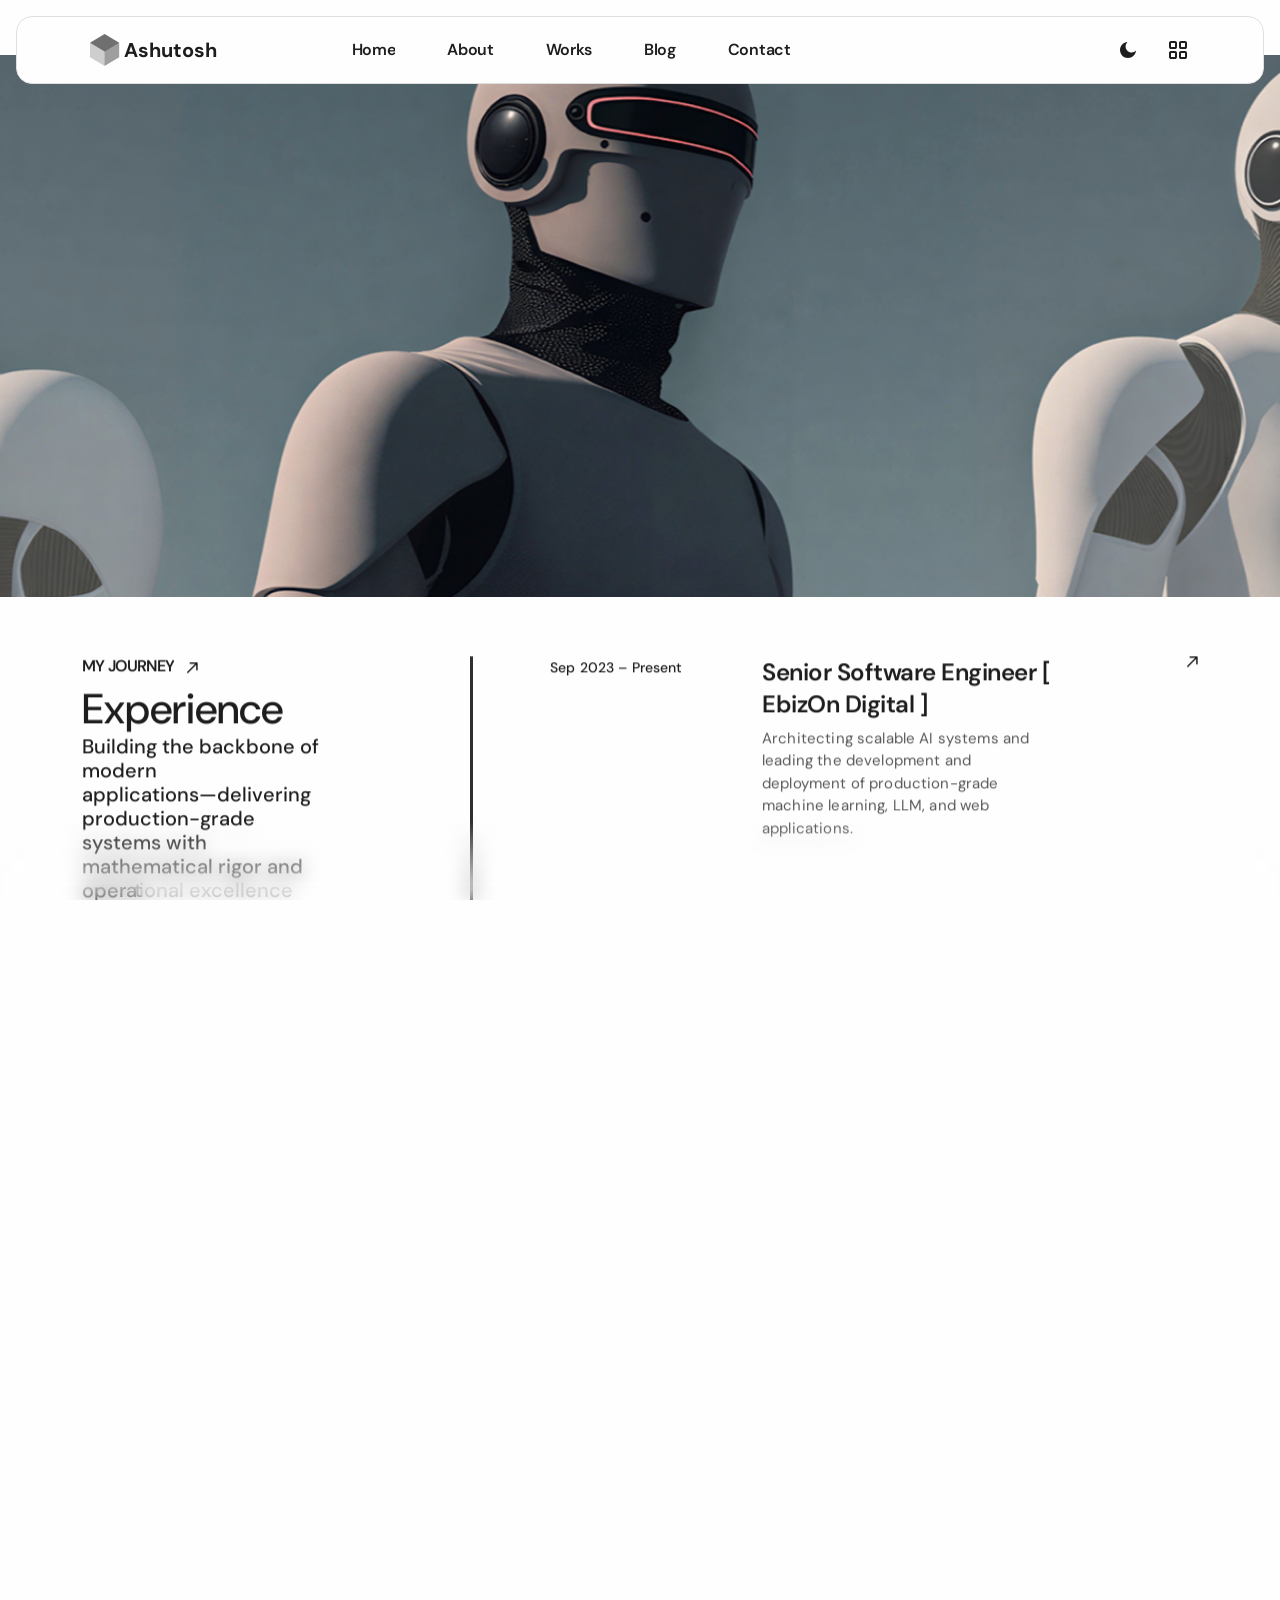
<file: about.html>
<!doctype html>
<html lang="en">

<head>
    <meta charset="UTF-8">
    <meta name="viewport" content="width=device-width, initial-scale=1.0">
    <meta http-equiv="x-ua-compatible" content="ie=edge">
    <meta name="description" content="Ashutosh Uniyal — AI & Full Stack Engineer building scalable AI, machine learning, LLM, and web applications.">
    <title>Ashutosh Uniyal | About</title>
    <!-- Favicon icon-->
    <link rel="shortcut icon" type="image/x-icon" href="assets/imgs/template/logo/favicon.svg">

    <!-- Libs CSS -->
    <link rel="stylesheet" href="assets/css/vendors/carouselTicker.css">
    <link rel="stylesheet" href="assets/css/vendors/bootstrap.min.css">
    <link rel="stylesheet" href="assets/css/vendors/swiper-bundle.min.css">
    <link rel="stylesheet" href="assets/css/vendors/nice-select.css">
    <link rel="stylesheet" href="assets/css/vendors/font-awesome-pro.css">
    <link rel="stylesheet" href="assets/css/vendors/magnific-popup.css">
    <link rel="stylesheet" href="assets/css/vendors/odometer.css">
    <link rel="stylesheet" href="assets/css/vendors/spacing.css">

    <!-- Main CSS -->
    <link rel="stylesheet" href="assets/css/main.css">
</head>

<body class="at-magic-cursor">

    <!--search-form-start -->
    <div class="at-search-body-overlay"></div>
    <div class="at-search-form-toggle">
        <div class="container">
            <div class="row mb-60">
                <div class="col-lg-12">
                    <div class="at-search-top d-flex justify-content-between align-items-center">
                        <div class="at-header-logo at-search-logo">
                            <a href="index.html">
                                <img data-width="30" src="assets/imgs/template/logo/favicon.svg" alt="Orisa">
                                <p class="h6 fw-700 fz-24 mb-0">Orisa</p>
                            </a>
                        </div>
                        <button class="at-search-close">
                            <i class="fa-light fa-xmark"></i>
                        </button>
                    </div>
                </div>
            </div>
            <div class="row justify-content-center">
                <div class="col-lg-12">
                    <div class="at-search-form">
                        <form action="#">
                            <div class="at-search-form-input">
                                <input type="text" placeholder="Find what you need…" required>
                                <span class="at-search-focus-border"></span>
                                <button class="at-search-form-btn at-btn" type="submit">
                                    <span>
                                        <span class="text-1">Search</span>
                                        <span class="text-2">Search</span>
                                    </span>
                                    <i class="icon-arrow-right">
                                        <svg xmlns="http://www.w3.org/2000/svg" width="14" height="12" viewBox="0 0 14 12" fill="none">
                                            <path d="M8.33333 1L13 5.66667M13 5.66667L8.33333 10.3333M13 5.66667H1" stroke="currentColor" stroke-width="2" stroke-linecap="round" stroke-linejoin="round" />
                                        </svg>
                                        <svg xmlns="http://www.w3.org/2000/svg" width="14" height="12" viewBox="0 0 14 12" fill="none">
                                            <path d="M8.33333 1L13 5.66667M13 5.66667L8.33333 10.3333M13 5.66667H1" stroke="currentColor" stroke-width="2" stroke-linecap="round" stroke-linejoin="round" />
                                        </svg>
                                    </i>
                                </button>
                            </div>
                        </form>
                    </div>
                </div>
                <div class="col-12">
                    <div class="at-categories">
                        <h3 class="at-categories-title">Popular searches</h3>
                        <ul class="at-categories-list">
                            <li><a href="#" class="at-categories-item">UI / UX Design</a></li>
                            <li><a href="#" class="at-categories-item">Photography</a></li>
                            <li><a href="#" class="at-categories-item">Digital Marketing</a></li>
                            <li><a href="#" class="at-categories-item">Creative</a></li>
                            <li><a href="#" class="at-categories-item">Innovative</a></li>
                            <li><a href="#" class="at-categories-item">Visionary</a></li>
                            <li><a href="#" class="at-categories-item">Disruptive</a></li>
                            <li><a href="#" class="at-categories-item">Adaptive</a></li>
                            <li><a href="#" class="at-categories-item">Reliable</a></li>
                            <li><a href="#" class="at-categories-item">Scalable</a></li>
                            <li><a href="#" class="at-categories-item">Impactful</a></li>
                            <li><a href="#" class="at-categories-item">Dynamic</a></li>
                        </ul>
                    </div>
                </div>
            </div>
        </div>
    </div>
    <!-- search-form-end -->
         <header>
        <!-- header 5 area start -->

        <div class="container-1136 at-header-spacing bg-neutral-0 rounded-4 mt-3 border-100 mx-xxl-auto mx-lg-3 mx-2 p-relative z-index-10">
            <div class="container">
                <div class="row align-items-center">
                    <div class="col-xl-2 col-6">
                        <div class="at-header-logo px-2">
                            <a href="index.html">
                                <img data-width="30" src="assets/imgs/template/logo/favicon.svg" alt="Ashutosh">
                                <p class="h6 fw-700 fz-24 mb-0">Ashutosh</p>
                            </a>
                        </div>
                    </div>
                    <div class="col-xl-7 mx-auto d-none d-xl-block">
                        <div class="at-main-menu d-inline-flex justify-content-center">
                            <nav class="at-mobile-menu-active">
                                <ul>
                                    <li>
                                        <a href="/">Home</a>
                                        <!-- <div class="at-submenu submenu at-megamenu">
                                            <div class="row">
                                                <div class="col-xl-6">
                                                    <div class="at-megamenu-box">
                                                        <div class="at-megamenu-title-wrap">
                                                            <span class="at-megamenu-title">Light Version</span>
                                                            <svg xmlns="http://www.w3.org/2000/svg" width="13" height="13" viewBox="0 0 13 13" fill="none">
                                                                <path d="M10.0208 3.41421L1.41421 12.0208L0 10.6066L8.60659 2H1.02082V0H12.0208V11H10.0208V3.41421Z" fill="currentColor" />
                                                            </svg>
                                                        </div>
                                                        <ul>
                                                            <li><a href="index.html">01. Creative Agency</a></li>
                                                            <li><a href="index-2.html">02. Digital Agency</a></li>
                                                            <li><a href="index-3.html">03. Marketing Agency</a></li>
                                                            <li><a href="index-4.html">04. AI & Tech Agency</a></li>
                                                            <li><a href="index-5.html">05. Personal Creative</a></li>
                                                            <li><a href="index-6.html">06. Branding Studio</a></li>
                                                            <li><a href="index-7.html">07. Startup Agency</a></li>
                                                            <li><a href="index-8.html">08. UI/UX Agency</a></li>
                                                            <li><a href="index-9.html">09. Morden Agency</a></li>
                                                            <li><a href="index-10.html">10. 3D Studio</a></li>
                                                            <li><a href="index-11.html">11. Motion & Video Studio</a></li>
                                                            <li><a href="index-12.html">12. Minimal Portfolio</a></li>
                                                            <li><a href="index-13.html">13. Architecture Studio</a></li>
                                                            <li><a href="index-14.html">14. Photography Showcase</a></li>
                                                            <li><a href="index-15.html">15. Agency Portfolio</a></li>
                                                        </ul>
                                                    </div>
                                                </div>
                                                <div class="col-xl-6">
                                                    <div class="at-megamenu-box">
                                                        <div class="at-megamenu-title-wrap">
                                                            <span class="at-megamenu-title">Dark Version</span>
                                                            <svg xmlns="http://www.w3.org/2000/svg" width="13" height="13" viewBox="0 0 13 13" fill="none">
                                                                <path d="M10.0208 3.41421L1.41421 12.0208L0 10.6066L8.60659 2H1.02082V0H12.0208V11H10.0208V3.41421Z" fill="currentColor" />
                                                            </svg>
                                                        </div>
                                                        <ul>
                                                            <li><a href="index-dark.html">01. Creative Agency</a></li>
                                                            <li><a href="index-2-dark.html">02. Digital Agency</a></li>
                                                            <li><a href="index-3-dark.html">03. Marketing Agency</a></li>
                                                            <li><a href="index-4-dark.html">04. AI & Tech Agency</a></li>
                                                            <li><a href="index-5-dark.html">05. Personal Creative</a></li>
                                                            <li><a href="index-6-dark.html">06. Branding Studio</a></li>
                                                            <li><a href="index-7-dark.html">07. Startup Agency</a></li>
                                                            <li><a href="index-8-dark.html">08. UI/UX Agency</a></li>
                                                            <li><a href="index-9-dark.html">09. Morden Agency</a></li>
                                                            <li><a href="index-10-dark.html">10. 3D Studio</a></li>
                                                            <li><a href="index-11-dark.html">11. Motion & Video Studio</a></li>
                                                            <li><a href="index-12-dark.html">12. Minimal Portfolio</a></li>
                                                            <li><a href="index-13-dark.html">13. Architecture Studio</a></li>
                                                            <li><a href="index-14-dark.html">14. Photography Studio</a></li>
                                                            <li><a href="index-15-dark.html">15. Agency Portfolio</a></li>
                                                        </ul>
                                                    </div>
                                                </div>
                                            </div>
                                        </div> -->
                                    </li>
                                    <li>
                                        <a href="about.html">About</a>
                                        <!-- <div class="at-submenu submenu at-megamenu">
                                            <div class="row">
                                                <div class="col-xl-4">
                                                    <div class="at-megamenu-box">
                                                        <div class="at-megamenu-title-wrap">
                                                            <span class="at-megamenu-title">About Us</span>
                                                            <svg xmlns="http://www.w3.org/2000/svg" width="13" height="13" viewBox="0 0 13 13" fill="none">
                                                                <path d="M10.0208 3.41421L1.41421 12.0208L0 10.6066L8.60659 2H1.02082V0H12.0208V11H10.0208V3.41421Z" fill="currentColor" />
                                                            </svg>
                                                        </div>
                                                        <ul>
                                                            <li><a href="about-1.html">About 01</a></li>
                                                            <li><a href="about-2.html">About 02</a></li>
                                                            <li><a href="about-3.html">About 03</a></li>
                                                        </ul>
                                                    </div>
                                                </div>
                                                <div class="col-xl-4">
                                                    <div class="at-megamenu-box">
                                                        <div class="at-megamenu-title-wrap">
                                                            <span class="at-megamenu-title">Services</span>
                                                            <svg xmlns="http://www.w3.org/2000/svg" width="13" height="13" viewBox="0 0 13 13" fill="none">
                                                                <path d="M10.0208 3.41421L1.41421 12.0208L0 10.6066L8.60659 2H1.02082V0H12.0208V11H10.0208V3.41421Z" fill="currentColor" />
                                                            </svg>
                                                        </div>
                                                        <ul>
                                                            <li><a href="services-1.html">Service 01</a></li>
                                                            <li><a href="services-2.html">Service 02</a></li>
                                                            <li><a href="services-3.html">Service 03</a></li>
                                                            <li><a href="services-details.html">Service Details</a></li>
                                                        </ul>
                                                    </div>
                                                </div>
                                                <div class="col-xl-4">
                                                    <div class="at-megamenu-box">
                                                        <div class="at-megamenu-title-wrap">
                                                            <span class="at-megamenu-title">Other</span>
                                                            <svg xmlns="http://www.w3.org/2000/svg" width="13" height="13" viewBox="0 0 13 13" fill="none">
                                                                <path d="M10.0208 3.41421L1.41421 12.0208L0 10.6066L8.60659 2H1.02082V0H12.0208V11H10.0208V3.41421Z" fill="currentColor" />
                                                            </svg>
                                                        </div>
                                                        <ul>
                                                            <li><a href="team.html">Team</a></li>
                                                            <li><a href="team-details.html">Team Details</a></li>
                                                            <li><a href="pricing.html">Pricing</a></li>
                                                            <li><a href="coming-soon.html">Coming Soon</a></li>
                                                            <li><a href="faqs.html">FAQs</a></li>
                                                            <li><a href="404.html">404 Page</a></li>
                                                        </ul>
                                                    </div>
                                                </div>
                                            </div>
                                        </div> -->
                                    </li>
                                    <li>
                                        <a href="works.html">Works</a>
                                        <!-- <div class="at-submenu submenu at-megamenu">
                                            <div class="row">
                                                <div class="col-xl-4">
                                                    <div class="at-megamenu-box">
                                                        <div class="at-megamenu-title-wrap">
                                                            <span class="at-megamenu-title">Creative</span>
                                                            <svg xmlns="http://www.w3.org/2000/svg" width="13" height="13" viewBox="0 0 13 13" fill="none">
                                                                <path d="M10.0208 3.41421L1.41421 12.0208L0 10.6066L8.60659 2H1.02082V0H12.0208V11H10.0208V3.41421Z" fill="currentColor" />
                                                            </svg>
                                                        </div>
                                                        <ul>
                                                            <li><a href="portfolio-cinema.html">Portfolio Cinema</a></li>
                                                            <li><a href="portfolio-split.html">Portfolio Split</a></li>
                                                            <li><a href="portfolio-stack.html">Portfolio Stack</a></li>
                                                            <li><a href="portfolio-curtain.html">Portfolio Curtain</a></li>
                                                            <li><a href="portfolio-zstack.html">Portfolio Z-Stack</a></li>
                                                            <li><a href="portfolio-vista.html">Portfolio Vista</a></li>
                                                            <li><a href="portfolio-horizontal.html">Portfolio Horizontal</a></li>
                                                            <li><a href="portfolio-gallery.html">Portfolio Gallery</a></li>
                                                        </ul>
                                                    </div>
                                                </div>
                                                <div class="col-xl-4">
                                                    <div class="at-megamenu-box">
                                                        <div class="at-megamenu-title-wrap">
                                                            <span class="at-megamenu-title">Classic</span>
                                                            <svg xmlns="http://www.w3.org/2000/svg" width="13" height="13" viewBox="0 0 13 13" fill="none">
                                                                <path d="M10.0208 3.41421L1.41421 12.0208L0 10.6066L8.60659 2H1.02082V0H12.0208V11H10.0208V3.41421Z" fill="currentColor" />
                                                            </svg>
                                                        </div>
                                                        <ul>
                                                            <li><a href="works.html">Portfolio 01</a></li>
                                                            <li><a href="portfolio-2.html">Portfolio 02</a></li>
                                                            <li><a href="portfolio-3.html">Portfolio 03</a></li>
                                                            <li><a href="portfolio-4.html">Portfolio 04</a></li>
                                                            <li><a href="works.html">Portfolio 05</a></li>
                                                            <li><a href="portfolio-6.html">Portfolio 06</a></li>
                                                        </ul>
                                                    </div>
                                                </div>
                                                <div class="col-xl-4">
                                                    <div class="at-megamenu-box">
                                                        <div class="at-megamenu-title-wrap">
                                                            <span class="at-megamenu-title">Details</span>
                                                            <svg xmlns="http://www.w3.org/2000/svg" width="13" height="13" viewBox="0 0 13 13" fill="none">
                                                                <path d="M10.0208 3.41421L1.41421 12.0208L0 10.6066L8.60659 2H1.02082V0H12.0208V11H10.0208V3.41421Z" fill="currentColor" />
                                                            </svg>
                                                        </div>
                                                        <ul>
                                                            <li><a href="portfolio-details-1.html">Portfolio Details 01</a></li>
                                                            <li><a href="portfolio-details-2.html">Portfolio Details 02</a></li>
                                                            <li><a href="portfolio-details-3.html">Portfolio Details 03</a></li>
                                                            <li><a href="portfolio-details-4.html">Portfolio Details 04</a></li>
                                                            <li><a href="portfolio-details-5.html">Portfolio Details 05</a></li>
                                                            <li><a href="portfolio-details-6.html">Portfolio Details 06</a></li>
                                                        </ul>
                                                    </div>
                                                </div>
                                            </div>
                                        </div> -->
                                    </li>
                                    <li>
                                        <a href="blog.html">Blog</a>
                                        <!-- <ul class="at-submenu submenu">
                                            <li><a href="product-archive.html">Products Listing</a></li>
                                            <li><a href="product-details.html">Product Details</a></li>
                                            <li><a href="product-cart.html">Cart</a></li>
                                            <li><a href="product-checkout.html">Checkout</a></li>
                                        </ul> -->
                                    </li>
                                    <!-- <li>
                                        <a href="#">News</a>
                                        <ul class="at-submenu submenu">
                                            <li><a href="archive-1.html">Blog 01</a></li>
                                            <li><a href="archive-2.html">Blog 02</a></li>
                                            <li><a href="archive-3.html">Blog 03</a></li>
                                            <li><a href="archive-4.html">Blog 04</a></li>
                                            <li><a href="blog-details.html">Post Details</a></li>
                                        </ul>
                                    </li> -->
                                    <li>
                                        <a href="contact.html">Contact</a>
                                        <!-- <ul class="at-submenu submenu">
                                            <li><a href="contact.html">Contact 01</a></li>
                                            <li><a href="contact-2.html">Contact 02</a></li>
                                        </ul> -->
                                    </li>
                                </ul>
                            </nav>
                        </div>
                    </div>
                    <div class="col-xl-2 col-6">
                        <div class="at-header-right gap-3 d-flex justify-content-end align-items-center">
                            <!-- <button class="at-header-search-btn at-search-click">
                                <svg width="20" height="20" viewBox="0 0 20 20" fill="none" xmlns="http://www.w3.org/2000/svg">
                                    <path d="M18.7508 18.5233L13.5538 13.392M13.5538 13.392C14.9604 12.0032 15.7506 10.1196 15.7506 8.15551C15.7506 6.19144 14.9604 4.30782 13.5538 2.91902C12.1472 1.53022 10.2395 0.75 8.25028 0.75C6.26108 0.75 4.35336 1.53022 2.94678 2.91902C1.54021 4.30782 0.75 6.19144 0.75 8.15551C0.75 10.1196 1.54021 12.0032 2.94678 13.392C4.35336 14.7808 6.26108 15.561 8.25028 15.561C10.2395 15.561 12.1472 14.7808 13.5538 13.392Z" stroke="currentColor" stroke-width="1.5" stroke-linecap="round" stroke-linejoin="round" />
                                </svg>
                            </button> -->
                            <div class="dark-light-mode">
                                <label for="switch" class="toggle dark-light-switcher">
                                    <input type="checkbox" class="input" id="switch">
                                    <span class="icon icon--moon">
                                        <svg xmlns="http://www.w3.org/2000/svg" width="16" height="16" viewBox="0 0 16 16" fill="none">
                                            <path d="M7.51166 0C6.33857 1.09609 5.6053 2.65694 5.6053 4.38904C5.6053 7.70586 8.29416 10.3947 11.611 10.3947C13.3431 10.3947 14.9039 9.66146 16 8.48836C15.7439 12.6798 12.2635 16 8.00757 16C3.58511 16 0 12.4149 0 7.99245C0 3.73655 3.32017 0.256105 7.51166 0Z" fill="currentColor" />
                                        </svg>
                                    </span>
                                    <span class="icon icon--sun">
                                        <svg xmlns="http://www.w3.org/2000/svg" viewBox="0 0 24 24" fill="currentColor" width="28" height="28">
                                            <path d="M12 2.25a.75.75 0 01.75.75v2.25a.75.75 0 01-1.5 0V3a.75.75 0 01.75-.75zM7.5 12a4.5 4.5 0 119 0 4.5 4.5 0 01-9 0zM18.894 6.166a.75.75 0 00-1.06-1.06l-1.591 1.59a.75.75 0 101.06 1.061l1.591-1.59zM21.75 12a.75.75 0 01-.75.75h-2.25a.75.75 0 010-1.5H21a.75.75 0 01.75.75zM17.834 18.894a.75.75 0 001.06-1.06l-1.59-1.591a.75.75 0 10-1.061 1.06l1.59 1.591zM12 18a.75.75 0 01.75.75V21a.75.75 0 01-1.5 0v-2.25A.75.75 0 0112 18zM7.758 17.303a.75.75 0 00-1.061-1.06l-1.591 1.59a.75.75 0 001.06 1.061l1.591-1.59zM6 12a.75.75 0 01-.75.75H3a.75.75 0 010-1.5h2.25A.75.75 0 016 12zM6.697 7.757a.75.75 0 001.06-1.06l-1.59-1.591a.75.75 0 00-1.061 1.06l1.59 1.591z">
                                            </path>
                                        </svg>
                                    </span>
                                </label>
                            </div>
                            <button class="at-menu-bar at-header-sidebar-btn">
                                <svg xmlns="http://www.w3.org/2000/svg" width="18" height="18" viewBox="0 0 18 18" fill="none">
                                    <path d="M1 2C1 1.73478 1.10536 1.48043 1.29289 1.29289C1.48043 1.10536 1.73478 1 2 1H6C6.26522 1 6.51957 1.10536 6.70711 1.29289C6.89464 1.48043 7 1.73478 7 2V6C7 6.26522 6.89464 6.51957 6.70711 6.70711C6.51957 6.89464 6.26522 7 6 7H2C1.73478 7 1.48043 6.89464 1.29289 6.70711C1.10536 6.51957 1 6.26522 1 6V2ZM11 2C11 1.73478 11.1054 1.48043 11.2929 1.29289C11.4804 1.10536 11.7348 1 12 1H16C16.2652 1 16.5196 1.10536 16.7071 1.29289C16.8946 1.48043 17 1.73478 17 2V6C17 6.26522 16.8946 6.51957 16.7071 6.70711C16.5196 6.89464 16.2652 7 16 7H12C11.7348 7 11.4804 6.89464 11.2929 6.70711C11.1054 6.51957 11 6.26522 11 6V2ZM1 12C1 11.7348 1.10536 11.4804 1.29289 11.2929C1.48043 11.1054 1.73478 11 2 11H6C6.26522 11 6.51957 11.1054 6.70711 11.2929C6.89464 11.4804 7 11.7348 7 12V16C7 16.2652 6.89464 16.5196 6.70711 16.7071C6.51957 16.8946 6.26522 17 6 17H2C1.73478 17 1.48043 16.8946 1.29289 16.7071C1.10536 16.5196 1 16.2652 1 16V12ZM11 12C11 11.7348 11.1054 11.4804 11.2929 11.2929C11.4804 11.1054 11.7348 11 12 11H16C16.2652 11 16.5196 11.1054 16.7071 11.2929C16.8946 11.4804 17 11.7348 17 12V16C17 16.2652 16.8946 16.5196 16.7071 16.7071C16.5196 16.8946 16.2652 17 16 17H12C11.7348 17 11.4804 16.8946 11.2929 16.7071C11.1054 16.5196 11 16.2652 11 16V12Z" stroke="currentColor" stroke-width="2" stroke-linecap="round" stroke-linejoin="round" />
                                </svg>
                            </button>
                        </div>
                    </div>
                </div>
            </div>
        </div>
        <!-- header area end -->

        <!-- sticky-menu-area -->
        <button id="header-sticky" class="hamburger-open-btn hamburger-sticky-menu">
            <span>MENU</span>
            <span class="icon">

                <svg xmlns="http://www.w3.org/2000/svg" width="24" height="24" viewBox="0 0 24 24" fill="none">
                    <path d="M4 5C4 4.73478 4.10536 4.48043 4.29289 4.29289C4.48043 4.10536 4.73478 4 5 4H9C9.26522 4 9.51957 4.10536 9.70711 4.29289C9.89464 4.48043 10 4.73478 10 5V9C10 9.26522 9.89464 9.51957 9.70711 9.70711C9.51957 9.89464 9.26522 10 9 10H5C4.73478 10 4.48043 9.89464 4.29289 9.70711C4.10536 9.51957 4 9.26522 4 9V5ZM14 5C14 4.73478 14.1054 4.48043 14.2929 4.29289C14.4804 4.10536 14.7348 4 15 4H19C19.2652 4 19.5196 4.10536 19.7071 4.29289C19.8946 4.48043 20 4.73478 20 5V9C20 9.26522 19.8946 9.51957 19.7071 9.70711C19.5196 9.89464 19.2652 10 19 10H15C14.7348 10 14.4804 9.89464 14.2929 9.70711C14.1054 9.51957 14 9.26522 14 9V5ZM4 15C4 14.7348 4.10536 14.4804 4.29289 14.2929C4.48043 14.1054 4.73478 14 5 14H9C9.26522 14 9.51957 14.1054 9.70711 14.2929C9.89464 14.4804 10 14.7348 10 15V19C10 19.2652 9.89464 19.5196 9.70711 19.7071C9.51957 19.8946 9.26522 20 9 20H5C4.73478 20 4.48043 19.8946 4.29289 19.7071C4.10536 19.5196 4 19.2652 4 19V15ZM14 15C14 14.7348 14.1054 14.4804 14.2929 14.2929C14.4804 14.1054 14.7348 14 15 14H19C19.2652 14 19.5196 14.1054 19.7071 14.2929C19.8946 14.4804 20 14.7348 20 15V19C20 19.2652 19.8946 19.5196 19.7071 19.7071C19.5196 19.8946 19.2652 20 19 20H15C14.7348 20 14.4804 19.8946 14.2929 19.7071C14.1054 19.5196 14 19.2652 14 19V15Z" stroke="currentColor" stroke-width="2" stroke-linecap="round" stroke-linejoin="round" />
                </svg>
            </span>
        </button>
        <!-- sticky-menu-end -->

    </header>
    <!-- at-offcanvus-area-start -->
         <div class="at-offcanvas-area">
        <div class="at-offcanvas">
            <div class="at-offcanvas-top d-flex align-items-center justify-content-between">
                <div class="at-offcanvas-logo">
                    <a href="index.html">
                        <img data-width="30" src="assets/imgs/template/logo/favicon.svg" alt="Ashutosh">
                        <p class="h6 fw-700 fz-24 mb-0">Ashutosh</p>
                    </a>
                </div>
                <div class="at-offcanvas-close-btn">
                    <button class="close-btn">
                        <svg width="37" height="38" viewBox="0 0 37 38" fill="none" xmlns="http://www.w3.org/2000/svg">
                            <path d="M9.19141 9.80762L27.5762 28.1924" stroke="currentColor" stroke-width="1.5" stroke-linecap="round" stroke-linejoin="round" />
                            <path d="M9.19141 28.1924L27.5762 9.80761" stroke="currentColor" stroke-width="1.5" stroke-linecap="round" stroke-linejoin="round" />
                        </svg>
                    </button>
                </div>
            </div>
            <div class="at-offcanvas-content d-none d-xl-block">
                <h3 class="at-offcanvas-title">Howdy!</h3>
                <p class="fz-font-lg">I blend strategy, creativity, and technology to help brands grow, connect, and stand out in an ever-evolving digital world. </p>
            </div>
            <div class="at-offcanvas-menu d-xl-none pb-50">
                <nav></nav>
            </div>
            <div class="at-offcanvas-gallery d-none d-xl-block">
                <div class="sec-2-home-5__avatars-row d-flex gap-2">
                    <div class="sec-2-home-5__avatar-sm at-offcanvas-gallery-img">
                        <img class="img-cover" src="assets/imgs/template/avatar/avatar-10.webp" alt="Ashutosh">
                    </div>
                    <div class="sec-2-home-5__avatar-sm at-offcanvas-gallery-img">
                        <img class="img-cover" src="assets/imgs/template/avatar/avatar-11.webp" alt="Ashutosh">
                    </div>
                    <div class="sec-2-home-5__avatar-sm at-offcanvas-gallery-img">
                        <img class="img-cover" src="assets/imgs/template/avatar/avatar-12.webp" alt="Ashutosh">
                    </div>
                    <div class="sec-2-home-5__avatar-sm at-offcanvas-gallery-img">
                        <img class="img-cover" src="assets/imgs/template/avatar/avatar-13.webp" alt="Ashutosh">
                    </div>
                    <div class="sec-2-home-5__avatar-sm at-offcanvas-gallery-img">
                        <img class="img-cover" src="assets/imgs/template/avatar/avatar-14.webp" alt="Ashutosh">
                    </div>
                </div>
            </div>
            <div class="at-offcanvas-contact">
                <h4 class="h5 at-offcanvas-title sm">Get in touch</h4>
                <ul>
                    <li><a class="fz-font-lg" href="tel:+917983990200">+91 7983990200</a></li>
                    <li><a class="fz-font-lg" href="mailto:hello@ashutosh.com">hello@ashutoshuniyal.in</a></li>
                    <li>
                        <a class="fz-font-lg" href="#">
                            245 Fifth Avenue, Suite 1800 <br>
                            Dehradun, Uttarakhand 248121, India
                        </a>
                    </li>
                </ul>
            </div>
            <div class="at-offcanvas-social">
                <h3 class="at-offcanvas-title sm">Follow Me</h3>
                <ul class="at-offcanvas-social__grid">
                    <li>
                        <a href="#" class="at-offcanvas-social__link" aria-label="Twitter">
                            <svg xmlns="http://www.w3.org/2000/svg" width="18" height="18" viewBox="0 0 16 15" fill="none" aria-hidden="true">
                                <path fill-rule="evenodd" clip-rule="evenodd" d="M0 0H5.25L8.98421 5.21053L13.5 0H15.5L9.8895 6.47368L16 15H10.75L7.01579 9.7895L2.5 15H0.5L6.11053 8.52632L0 0ZM11.5204 13.5L2.92043 1.5H4.47957L13.0796 13.5H11.5204Z" fill="currentColor" />
                            </svg>
                            <span>Twitter</span>
                        </a>
                    </li>
                    <li>
                        <a href="#" class="at-offcanvas-social__link" aria-label="Facebook">
                            <svg xmlns="http://www.w3.org/2000/svg" width="18" height="18" viewBox="0 0 18 18" fill="none" aria-hidden="true">
                                <path d="M12.4024 18V11.0344H14.7347L15.0838 8.3265H12.4024V6.59765C12.4024 5.81364 12.62 5.27934 13.7443 5.27934L15.1783 5.27867V2.85676C14.9302 2.82382 14.0791 2.75006 13.0888 2.75006C11.0213 2.75006 9.606 4.01198 9.606 6.32952V8.3265H7.2677V11.0344H9.606V18H1C0.44772 18 0 17.5523 0 17V1C0 0.44772 0.44772 0 1 0H17C17.5523 0 18 0.44772 18 1V17C18 17.5523 17.5523 18 17 18H12.4024Z" fill="currentColor" />
                            </svg>
                            <span>Facebook</span>
                        </a>
                    </li>
                    <li>
                        <a href="#" class="at-offcanvas-social__link" aria-label="LinkedIn">
                            <svg xmlns="http://www.w3.org/2000/svg" width="18" height="18" viewBox="0 0 18 18" fill="none" aria-hidden="true">
                                <path d="M15.3352 15.339H12.6697V11.1622C12.6697 10.1662 12.6495 8.8845 11.2807 8.8845C9.89102 8.8845 9.67872 9.9683 9.67872 11.0887V15.339H7.01322V6.75H9.57372V7.9207H9.60822C9.96602 7.2457 10.836 6.53325 12.1357 6.53325C14.8365 6.53325 15.336 8.3108 15.336 10.6245L15.3352 15.339ZM4.00275 5.57475C3.14475 5.57475 2.4555 4.88025 2.4555 4.026C2.4555 3.1725 3.1455 2.47875 4.00275 2.47875C4.85775 2.47875 5.55075 3.1725 5.55075 4.026C5.55075 4.88025 4.857 5.57475 4.00275 5.57475ZM5.33925 15.339H2.66625V6.75H5.33925V15.339ZM16.6687 0H1.32825C0.594 0 0 0.5805 0 1.29675V16.7033C0 17.4202 0.594 18 1.32825 18H16.6665C17.4 18 18 17.4202 18 16.7033V1.29675C18 0.5805 17.4 0 16.6665 0H16.6687Z" fill="currentColor" />
                            </svg>
                            <span>Linkedin</span>
                        </a>
                    </li>
                    <li>
                        <a href="#" class="at-offcanvas-social__link" aria-label="Instagram">
                            <svg xmlns="http://www.w3.org/2000/svg" width="18" height="18" viewBox="0 0 18 18" fill="none" aria-hidden="true">
                                <path d="M9.92475 0C10.9376 0.00167406 11.4509 0.00703828 11.8945 0.0202418L12.0692 0.025948C12.2709 0.0331213 12.47 0.0421215 12.7101 0.0533719C13.6678 0.0976265 14.3211 0.249129 14.8949 0.471887C15.4881 0.700648 15.9892 1.00966 16.4894 1.50993C16.9889 2.0102 17.298 2.51271 17.5275 3.10448C17.7494 3.67751 17.901 4.33153 17.946 5.28931C17.9567 5.52933 17.9653 5.72841 17.9725 5.93024L17.9781 6.10492C17.9913 6.5484 17.9973 7.06177 17.9992 8.07471L17.9999 8.74577C18 8.82777 18 8.91237 18 8.99967L17.9999 9.25357L17.9994 9.92472C17.9977 10.9376 17.9923 11.451 17.9791 11.8944L17.9734 12.0691C17.9662 12.271 17.9572 12.4701 17.946 12.7101C17.9017 13.6679 17.7494 14.3211 17.5275 14.8949C17.2987 15.4882 16.9889 15.9892 16.4894 16.4895C15.9892 16.989 15.4859 17.298 14.8949 17.5275C14.3211 17.7495 13.6678 17.901 12.7101 17.946C12.47 17.9567 12.2709 17.9654 12.0692 17.9725L11.8945 17.9781C11.4509 17.9914 10.9376 17.9973 9.92475 17.9993L9.25359 18C9.1716 18 9.087 18 8.99969 18H8.7458L8.07464 17.9994C7.06175 17.9977 6.54839 17.9924 6.1049 17.9791L5.93022 17.9734C5.72839 17.9662 5.5293 17.9572 5.2893 17.946C4.33151 17.9018 3.67899 17.7495 3.10448 17.5275C2.51195 17.2988 2.01018 16.989 1.50992 16.4895C1.00965 15.9892 0.701394 15.4859 0.471886 14.8949C0.249129 14.3211 0.0983735 13.6679 0.053372 12.7101C0.0426796 12.4701 0.0339582 12.271 0.026893 12.0691L0.0212318 11.8944C0.00806435 11.451 0.00206123 10.9376 0.000117163 9.92472L0 8.07471C0.00167406 7.06177 0.00702925 6.5484 0.0202327 6.10492L0.0259479 5.93024C0.0331212 5.72841 0.0421216 5.52933 0.053372 5.28931C0.0976175 4.33078 0.249129 3.67825 0.471886 3.10448C0.700638 2.51196 1.00965 2.0102 1.50992 1.50993C2.01018 1.00966 2.51271 0.701396 3.10448 0.471887C3.67825 0.249129 4.33077 0.0983735 5.2893 0.0533719C5.5293 0.0426885 5.72839 0.0339673 5.93022 0.026902L6.1049 0.0212407C6.54839 0.00806417 7.06175 0.00206102 8.07464 0.000116949L9.92475 0ZM8.99969 4.49953C6.51298 4.49953 4.49952 6.51518 4.49952 8.99967C4.49952 11.4864 6.51517 13.4998 8.99969 13.4998C11.4864 13.4998 13.4998 11.4842 13.4998 8.99967C13.4998 6.513 11.4841 4.49953 8.99969 4.49953ZM8.99969 6.2996C10.491 6.2996 11.6998 7.50805 11.6998 8.99967C11.6998 10.4909 10.4913 11.6998 8.99969 11.6998C7.50843 11.6998 6.29958 10.4914 6.29958 8.99967C6.29958 7.50841 7.50798 6.2996 8.99969 6.2996ZM13.7249 3.14949C13.1045 3.14949 12.5998 3.65342 12.5998 4.27376C12.5998 4.89411 13.1037 5.39882 13.7249 5.39882C14.3452 5.39882 14.8499 4.89489 14.8499 4.27376C14.8499 3.65342 14.3443 3.14871 13.7249 3.14949Z" fill="currentColor" />
                            </svg>
                            <span>Instagram</span>
                        </a>
                    </li>
                    <li>
                        <a href="#" class="at-offcanvas-social__link" aria-label="Youtube">
                            <svg xmlns="http://www.w3.org/2000/svg" width="18" height="13" viewBox="0 0 18 13" fill="none" aria-hidden="true">
                                <path fill-rule="evenodd" clip-rule="evenodd" d="M16.0322 0.388283C16.8071 0.602295 17.4162 1.23059 17.6237 2.03009C17.9985 3.47775 18 6.49997 18 6.49997C18 6.49997 18 9.52214 17.6237 10.9698C17.4162 11.7694 16.8071 12.3977 16.0322 12.6116C14.6291 13 8.99997 13 8.99997 13C8.99997 13 3.37092 13 1.96772 12.6116C1.1928 12.3977 0.583804 11.7694 0.376354 10.9698C-3.83173e-08 9.52214 0 6.49997 0 6.49997C0 6.49997 -3.83173e-08 3.47775 0.376354 2.03009C0.583804 1.23059 1.1928 0.602295 1.96772 0.388283C3.37092 1.18595e-07 8.99997 0 8.99997 0C8.99997 0 14.6291 1.18595e-07 16.0322 0.388283ZM11.8751 6.50027L7.19879 9.2855V3.71499L11.8751 6.50027Z" fill="currentColor" />
                            </svg>
                            <span>Youtube</span>
                        </a>
                    </li>
                </ul>
            </div>
        </div>
    </div>
    <div class="body-overlay"></div>
    <!-- at-offcanvus-area-end -->

    <!-- offcanvas 2 start -->
    <div class="at-offcanvas-2-area">
        <div class="offcanvas-bg"></div>
        <div class="at-offcanvas-2-wrapper offcanvas-menu">
            <div class="at-offcanvas-2-left">
                <div class="at-header-logo d-flex justify-content-between align-items-center mb-50">
                    <a href="index.html">
                        <img class="dark-mode-invert" data-width="30" src="assets/imgs/template/logo/favicon.svg" alt="Orisa">
                        <p class="h6 fw-700 fz-24 mb-0">Ashutosh</p>
                    </a>
                    <span class="hamburger-close-btn">
                        <svg width="37" height="38" viewBox="0 0 37 38" fill="none" xmlns="http://www.w3.org/2000/svg">
                            <path d="M9.19141 9.80762L27.5762 28.1924" stroke="currentColor" stroke-width="1.5" stroke-linecap="round" stroke-linejoin="round" />
                            <path d="M9.19141 28.1924L27.5762 9.80761" stroke="currentColor" stroke-width="1.5" stroke-linecap="round" stroke-linejoin="round" />
                        </svg>
                    </span>
                </div>
                <div class="at-offcanvas-menu counter-row">
                    <nav></nav>
                </div>
                <div class="at-offcanvas-social">
                    <ul class="at-offcanvas-social__grid">
                        <li>
                            <a href="#" class="at-offcanvas-social__link" aria-label="Twitter">
                                <svg xmlns="http://www.w3.org/2000/svg" width="18" height="18" viewBox="0 0 16 15" fill="none" aria-hidden="true">
                                    <path fill-rule="evenodd" clip-rule="evenodd" d="M0 0H5.25L8.98421 5.21053L13.5 0H15.5L9.8895 6.47368L16 15H10.75L7.01579 9.7895L2.5 15H0.5L6.11053 8.52632L0 0ZM11.5204 13.5L2.92043 1.5H4.47957L13.0796 13.5H11.5204Z" fill="currentColor" />
                                </svg>
                                <span>Twitter</span>
                            </a>
                        </li>
                        <li>
                            <a href="#" class="at-offcanvas-social__link" aria-label="Facebook">
                                <svg xmlns="http://www.w3.org/2000/svg" width="18" height="18" viewBox="0 0 18 18" fill="none" aria-hidden="true">
                                    <path d="M12.4024 18V11.0344H14.7347L15.0838 8.3265H12.4024V6.59765C12.4024 5.81364 12.62 5.27934 13.7443 5.27934L15.1783 5.27867V2.85676C14.9302 2.82382 14.0791 2.75006 13.0888 2.75006C11.0213 2.75006 9.606 4.01198 9.606 6.32952V8.3265H7.2677V11.0344H9.606V18H1C0.44772 18 0 17.5523 0 17V1C0 0.44772 0.44772 0 1 0H17C17.5523 0 18 0.44772 18 1V17C18 17.5523 17.5523 18 17 18H12.4024Z" fill="currentColor" />
                                </svg>
                                <span>Facebook</span>
                            </a>
                        </li>
                        <li>
                            <a href="#" class="at-offcanvas-social__link" aria-label="LinkedIn">
                                <svg xmlns="http://www.w3.org/2000/svg" width="18" height="18" viewBox="0 0 18 18" fill="none" aria-hidden="true">
                                    <path d="M15.3352 15.339H12.6697V11.1622C12.6697 10.1662 12.6495 8.8845 11.2807 8.8845C9.89102 8.8845 9.67872 9.9683 9.67872 11.0887V15.339H7.01322V6.75H9.57372V7.9207H9.60822C9.96602 7.2457 10.836 6.53325 12.1357 6.53325C14.8365 6.53325 15.336 8.3108 15.336 10.6245L15.3352 15.339ZM4.00275 5.57475C3.14475 5.57475 2.4555 4.88025 2.4555 4.026C2.4555 3.1725 3.1455 2.47875 4.00275 2.47875C4.85775 2.47875 5.55075 3.1725 5.55075 4.026C5.55075 4.88025 4.857 5.57475 4.00275 5.57475ZM5.33925 15.339H2.66625V6.75H5.33925V15.339ZM16.6687 0H1.32825C0.594 0 0 0.5805 0 1.29675V16.7033C0 17.4202 0.594 18 1.32825 18H16.6665C17.4 18 18 17.4202 18 16.7033V1.29675C18 0.5805 17.4 0 16.6665 0H16.6687Z" fill="currentColor" />
                                </svg>
                                <span>Linkedin</span>
                            </a>
                        </li>
                        <li>
                            <a href="#" class="at-offcanvas-social__link" aria-label="Instagram">
                                <svg xmlns="http://www.w3.org/2000/svg" width="18" height="18" viewBox="0 0 18 18" fill="none" aria-hidden="true">
                                    <path d="M9.92475 0C10.9376 0.00167406 11.4509 0.00703828 11.8945 0.0202418L12.0692 0.025948C12.2709 0.0331213 12.47 0.0421215 12.7101 0.0533719C13.6678 0.0976265 14.3211 0.249129 14.8949 0.471887C15.4881 0.700648 15.9892 1.00966 16.4894 1.50993C16.9889 2.0102 17.298 2.51271 17.5275 3.10448C17.7494 3.67751 17.901 4.33153 17.946 5.28931C17.9567 5.52933 17.9653 5.72841 17.9725 5.93024L17.9781 6.10492C17.9913 6.5484 17.9973 7.06177 17.9992 8.07471L17.9999 8.74577C18 8.82777 18 8.91237 18 8.99967L17.9999 9.25357L17.9994 9.92472C17.9977 10.9376 17.9923 11.451 17.9791 11.8944L17.9734 12.0691C17.9662 12.271 17.9572 12.4701 17.946 12.7101C17.9017 13.6679 17.7494 14.3211 17.5275 14.8949C17.2987 15.4882 16.9889 15.9892 16.4894 16.4895C15.9892 16.989 15.4859 17.298 14.8949 17.5275C14.3211 17.7495 13.6678 17.901 12.7101 17.946C12.47 17.9567 12.2709 17.9654 12.0692 17.9725L11.8945 17.9781C11.4509 17.9914 10.9376 17.9973 9.92475 17.9993L9.25359 18C9.1716 18 9.087 18 8.99969 18H8.7458L8.07464 17.9994C7.06175 17.9977 6.54839 17.9924 6.1049 17.9791L5.93022 17.9734C5.72839 17.9662 5.5293 17.9572 5.2893 17.946C4.33151 17.9018 3.67899 17.7495 3.10448 17.5275C2.51195 17.2988 2.01018 16.989 1.50992 16.4895C1.00965 15.9892 0.701394 15.4859 0.471886 14.8949C0.249129 14.3211 0.0983735 13.6679 0.053372 12.7101C0.0426796 12.4701 0.0339582 12.271 0.026893 12.0691L0.0212318 11.8944C0.00806435 11.451 0.00206123 10.9376 0.000117163 9.92472L0 8.07471C0.00167406 7.06177 0.00702925 6.5484 0.0202327 6.10492L0.0259479 5.93024C0.0331212 5.72841 0.0421216 5.52933 0.053372 5.28931C0.0976175 4.33078 0.249129 3.67825 0.471886 3.10448C0.700638 2.51196 1.00965 2.0102 1.50992 1.50993C2.01018 1.00966 2.51271 0.701396 3.10448 0.471887C3.67825 0.249129 4.33077 0.0983735 5.2893 0.0533719C5.5293 0.0426885 5.72839 0.0339673 5.93022 0.026902L6.1049 0.0212407C6.54839 0.00806417 7.06175 0.00206102 8.07464 0.000116949L9.92475 0ZM8.99969 4.49953C6.51298 4.49953 4.49952 6.51518 4.49952 8.99967C4.49952 11.4864 6.51517 13.4998 8.99969 13.4998C11.4864 13.4998 13.4998 11.4842 13.4998 8.99967C13.4998 6.513 11.4841 4.49953 8.99969 4.49953ZM8.99969 6.2996C10.491 6.2996 11.6998 7.50805 11.6998 8.99967C11.6998 10.4909 10.4913 11.6998 8.99969 11.6998C7.50843 11.6998 6.29958 10.4914 6.29958 8.99967C6.29958 7.50841 7.50798 6.2996 8.99969 6.2996ZM13.7249 3.14949C13.1045 3.14949 12.5998 3.65342 12.5998 4.27376C12.5998 4.89411 13.1037 5.39882 13.7249 5.39882C14.3452 5.39882 14.8499 4.89489 14.8499 4.27376C14.8499 3.65342 14.3443 3.14871 13.7249 3.14949Z" fill="currentColor" />
                                </svg>
                                <span>Instagram</span>
                            </a>
                        </li>
                        <li>
                            <a href="#" class="at-offcanvas-social__link" aria-label="Youtube">
                                <svg xmlns="http://www.w3.org/2000/svg" width="18" height="13" viewBox="0 0 18 13" fill="none" aria-hidden="true">
                                    <path fill-rule="evenodd" clip-rule="evenodd" d="M16.0322 0.388283C16.8071 0.602295 17.4162 1.23059 17.6237 2.03009C17.9985 3.47775 18 6.49997 18 6.49997C18 6.49997 18 9.52214 17.6237 10.9698C17.4162 11.7694 16.8071 12.3977 16.0322 12.6116C14.6291 13 8.99997 13 8.99997 13C8.99997 13 3.37092 13 1.96772 12.6116C1.1928 12.3977 0.583804 11.7694 0.376354 10.9698C-3.83173e-08 9.52214 0 6.49997 0 6.49997C0 6.49997 -3.83173e-08 3.47775 0.376354 2.03009C0.583804 1.23059 1.1928 0.602295 1.96772 0.388283C3.37092 1.18595e-07 8.99997 0 8.99997 0C8.99997 0 14.6291 1.18595e-07 16.0322 0.388283ZM11.8751 6.50027L7.19879 9.2855V3.71499L11.8751 6.50027Z" fill="currentColor" />
                                </svg>
                                <span>Youtube</span>
                            </a>
                        </li>
                    </ul>
                </div>
                <span class="hamburger-close-btn hamburger-mobile-close-btn d-md-none">CLOSE</span>
            </div>
        </div>
    </div>
    <!-- offcanvas 2 end -->
    <div class="px-blur-bottom"></div>
    <!-- Begin magic cursor -->
    <div id="magic-cursor" class="cursor-black-bg">
        <div id="ball"></div>
    </div>
    <!-- End magic cursor -->
    <div id="smooth-wrapper">
        <div id="smooth-content" class="z-index-3">
            <main class="bg-neutral-0">
                <!-- About section 1 -->
                <div class="sec-1-about pt-150 overflow-hidden">
                    <div class="container pb-70">
                        <div class="row align-items-end g-4">
                            <div class="col-xxl-6 col-lg-7 h-100">
                                <span class="at-btn common-black bg-transparent mb-10 rounded-0 p-0">
                                    <span class="text-uppercase">
                                        <span class="text-1">hi, i’m ashutosh uniyal</span>
                                        <span class="text-2">hi, i’m ashutosh uniyal</span>
                                    </span>
                                    <i>
                                        <svg width="11" height="11" viewBox="0 0 11 11" fill="none" xmlns="http://www.w3.org/2000/svg">
                                            <path d="M0.21967 9.40717C-0.0732232 9.70006 -0.0732232 10.1749 0.21967 10.4678C0.512563 10.7607 0.987437 10.7607 1.28033 10.4678L0.21967 9.40717ZM10.6875 0.75C10.6875 0.335786 10.3517 2.97145e-09 9.9375 1.50485e-07L3.1875 -2.70983e-07C2.77329 -2.70983e-07 2.4375 0.335786 2.4375 0.75C2.4375 1.16421 2.77329 1.5 3.1875 1.5H9.1875V7.5C9.1875 7.91421 9.52329 8.25 9.9375 8.25C10.3517 8.25 10.6875 7.91421 10.6875 7.5L10.6875 0.75ZM0.75 9.9375L1.28033 10.4678L10.4678 1.28033L9.9375 0.75L9.40717 0.21967L0.21967 9.40717L0.75 9.9375Z" fill="currentColor"></path>
                                        </svg>
                                        <svg width="11" height="11" viewBox="0 0 11 11" fill="none" xmlns="http://www.w3.org/2000/svg">
                                            <path d="M0.21967 9.40717C-0.0732232 9.70006 -0.0732232 10.1749 0.21967 10.4678C0.512563 10.7607 0.987437 10.7607 1.28033 10.4678L0.21967 9.40717ZM10.6875 0.75C10.6875 0.335786 10.3517 2.97145e-09 9.9375 1.50485e-07L3.1875 -2.70983e-07C2.77329 -2.70983e-07 2.4375 0.335786 2.4375 0.75C2.4375 1.16421 2.77329 1.5 3.1875 1.5H9.1875V7.5C9.1875 7.91421 9.52329 8.25 9.9375 8.25C10.3517 8.25 10.6875 7.91421 10.6875 7.5L10.6875 0.75ZM0.75 9.9375L1.28033 10.4678L10.4678 1.28033L9.9375 0.75L9.40717 0.21967L0.21967 9.40717L0.75 9.9375Z" fill="currentColor"></path>
                                        </svg>
                                    </i>
                                </span>
                                <h1 class="section-title fw-600 fz-ds-1 lh-1 reveal-text">About me</h1>
                                <p class="mb-0 fz-font-lg fw-600 neutral-900">I design, train, and deploy AI models that turn data into real-world decisions<br>— from computer vision and large-scale machine learning systems to building robust, scalable applications.</p>
                            </div>
                            <div class="col-lg-5 ms-auto">
                                <div class="d-flex flex-wrap justify-content-lg-end align-items-center gap-4">
                                    <div class="at-btn-group at_fade_anim" data-delay=".4" data-fade-from="bottom" data-ease="bounce">
                                        <a class="at-btn-circle" href="works.html">
                                            <svg xmlns="http://www.w3.org/2000/svg" width="16" height="15" viewBox="0 0 16 15" fill="none">
                                                <path d="M0.0001297 8.99993L0 3.00407e-05L2 0L2.0001 6.99993L12.1719 7.00003L8.22224 3.05027L9.63644 1.63606L16.0003 8.00003L9.63644 14.364L8.22224 12.9497L12.1719 9.00003L0.0001297 8.99993Z" fill="currentColor" />
                                            </svg>
                                        </a>
                                        <a class="at-btn z-index-1" href="works.html">See my work</a>
                                        <a class="at-btn-circle" href="works.html">
                                            <svg xmlns="http://www.w3.org/2000/svg" width="16" height="15" viewBox="0 0 16 15" fill="none">
                                                <path d="M0.0001297 8.99993L0 3.00407e-05L2 0L2.0001 6.99993L12.1719 7.00003L8.22224 3.05027L9.63644 1.63606L16.0003 8.00003L9.63644 14.364L8.22224 12.9497L12.1719 9.00003L0.0001297 8.99993Z" fill="currentColor" />
                                            </svg>
                                        </a>
                                    </div>
                                    <a href="#" class="at-btn common-black border-bottom-900 text-uppercase bg-transparent rounded-0 p-0 pb-2">
                                        <span class="text-uppercase">
                                            <span class="text-1">Download CV</span>
                                            <span class="text-2">Download CV</span>
                                        </span>
                                        <i>
                                            <svg width="11" height="11" viewBox="0 0 11 11" fill="none" xmlns="http://www.w3.org/2000/svg">
                                                <path d="M0.21967 9.40717C-0.0732232 9.70006 -0.0732232 10.1749 0.21967 10.4678C0.512563 10.7607 0.987437 10.7607 1.28033 10.4678L0.21967 9.40717ZM10.6875 0.75C10.6875 0.335786 10.3517 2.97145e-09 9.9375 1.50485e-07L3.1875 -2.70983e-07C2.77329 -2.70983e-07 2.4375 0.335786 2.4375 0.75C2.4375 1.16421 2.77329 1.5 3.1875 1.5H9.1875V7.5C9.1875 7.91421 9.52329 8.25 9.9375 8.25C10.3517 8.25 10.6875 7.91421 10.6875 7.5L10.6875 0.75ZM0.75 9.9375L1.28033 10.4678L10.4678 1.28033L9.9375 0.75L9.40717 0.21967L0.21967 9.40717L0.75 9.9375Z" fill="currentColor" />
                                            </svg>
                                            <svg width="11" height="11" viewBox="0 0 11 11" fill="none" xmlns="http://www.w3.org/2000/svg">
                                                <path d="M0.21967 9.40717C-0.0732232 9.70006 -0.0732232 10.1749 0.21967 10.4678C0.512563 10.7607 0.987437 10.7607 1.28033 10.4678L0.21967 9.40717ZM10.6875 0.75C10.6875 0.335786 10.3517 2.97145e-09 9.9375 1.50485e-07L3.1875 -2.70983e-07C2.77329 -2.70983e-07 2.4375 0.335786 2.4375 0.75C2.4375 1.16421 2.77329 1.5 3.1875 1.5H9.1875V7.5C9.1875 7.91421 9.52329 8.25 9.9375 8.25C10.3517 8.25 10.6875 7.91421 10.6875 7.5L10.6875 0.75ZM0.75 9.9375L1.28033 10.4678L10.4678 1.28033L9.9375 0.75L9.40717 0.21967L0.21967 9.40717L0.75 9.9375Z" fill="currentColor" />
                                            </svg>
                                        </i>
                                    </a>
                                </div>
                            </div>
                        </div>
                    </div>
                    <div class="at-banner-thumb overflow-hidden scale-up-img">
                        <img class="img-cover scale-up" data-speed=".4" src="assets/imgs/pages/img-137.webp" alt="orisa">
                    </div>
                    <div class="container pt-100 pb-100">
                        <div class="row g-5">
                            <div class="col-lg-3">
                                <span class="at-btn common-black text-uppercase bg-transparent mb-10 rounded-0 p-0">
                                    <span class="text-uppercase">
                                        <span class="text-1">My journey</span>
                                        <span class="text-2">My journey</span>
                                    </span>
                                    <i>
                                        <svg width="11" height="11" viewBox="0 0 11 11" fill="none" xmlns="http://www.w3.org/2000/svg">
                                            <path d="M0.21967 9.40717C-0.0732232 9.70006 -0.0732232 10.1749 0.21967 10.4678C0.512563 10.7607 0.987437 10.7607 1.28033 10.4678L0.21967 9.40717ZM10.6875 0.75C10.6875 0.335786 10.3517 2.97145e-09 9.9375 1.50485e-07L3.1875 -2.70983e-07C2.77329 -2.70983e-07 2.4375 0.335786 2.4375 0.75C2.4375 1.16421 2.77329 1.5 3.1875 1.5H9.1875V7.5C9.1875 7.91421 9.52329 8.25 9.9375 8.25C10.3517 8.25 10.6875 7.91421 10.6875 7.5L10.6875 0.75ZM0.75 9.9375L1.28033 10.4678L10.4678 1.28033L9.9375 0.75L9.40717 0.21967L0.21967 9.40717L0.75 9.9375Z" fill="currentColor" />
                                        </svg>
                                        <svg width="11" height="11" viewBox="0 0 11 11" fill="none" xmlns="http://www.w3.org/2000/svg">
                                            <path d="M0.21967 9.40717C-0.0732232 9.70006 -0.0732232 10.1749 0.21967 10.4678C0.512563 10.7607 0.987437 10.7607 1.28033 10.4678L0.21967 9.40717ZM10.6875 0.75C10.6875 0.335786 10.3517 2.97145e-09 9.9375 1.50485e-07L3.1875 -2.70983e-07C2.77329 -2.70983e-07 2.4375 0.335786 2.4375 0.75C2.4375 1.16421 2.77329 1.5 3.1875 1.5H9.1875V7.5C9.1875 7.91421 9.52329 8.25 9.9375 8.25C10.3517 8.25 10.6875 7.91421 10.6875 7.5L10.6875 0.75ZM0.75 9.9375L1.28033 10.4678L10.4678 1.28033L9.9375 0.75L9.40717 0.21967L0.21967 9.40717L0.75 9.9375Z" fill="currentColor" />
                                        </svg>
                                    </i>
                                </span>
                                <h2 class="h3 mb-0">Experience</h2>
                                <h3 class="h6 fz-font-lg reveal-text">
                                    Building the backbone of modern applications—delivering production-grade systems with mathematical rigor and operational excellence
                                </h3>
                            </div>
                            <div class="col-lg-8 ms-lg-auto block-journey">
                                <div class="journey-list-wrap">
                                    <div class="journey-list-line" aria-hidden="true"></div>
                                    <ul class="journey-list">
                                        <li class="journey-list__item border-bottom-100">
                                            <span class="journey-list__date neutral-900">Sep 2023 – Present</span>
                                            <div class="journey-list__body">
                                                <h4 class="h6 journey-list__title neutral-900">Senior Software Engineer [ EbizOn Digital ]</h4>
                                                <p class="journey-list__desc neutral-500">Architecting scalable AI systems and leading the development and deployment of production-grade machine learning, LLM, and web applications.</p>
                                            </div>
                                            <a href="#" class="journey-list__link neutral-900" aria-label="View details">
                                                <svg width="11" height="11" viewBox="0 0 11 11" fill="none" xmlns="http://www.w3.org/2000/svg">
                                                    <path d="M0.21967 9.40717C-0.0732232 9.70006 -0.0732232 10.1749 0.21967 10.4678C0.512563 10.7607 0.987437 10.7607 1.28033 10.4678L0.21967 9.40717ZM10.6875 0.75C10.6875 0.335786 10.3517 2.97145e-09 9.9375 1.50485e-07L3.1875 -2.70983e-07C2.77329 -2.70983e-07 2.4375 0.335786 2.4375 0.75C2.4375 1.16421 2.77329 1.5 3.1875 1.5H9.1875V7.5C9.1875 7.91421 9.52329 8.25 9.9375 8.25C10.3517 8.25 10.6875 7.91421 10.6875 7.5L10.6875 0.75ZM0.75 9.9375L1.28033 10.4678L10.4678 1.28033L9.9375 0.75L9.40717 0.21967L0.21967 9.40717L0.75 9.9375Z" fill="currentColor" />
                                                </svg>
                                            </a>
                                        </li>
                                        <li class="journey-list__item border-bottom-100">
                                            <span class="journey-list__date neutral-900">June 2019 – Aug 2022</span>
                                            <div class="journey-list__body">
                                                <h4 class="h6 journey-list__title neutral-900">Software Engineer [ DataScale Labs ]</h4>
                                                <p class="journey-list__desc neutral-500">Optimized large-scale data ingestion and automated MLOps workflows for high-frequency trading models.</p>
                                            </div>
                                            <a href="#" class="journey-list__link neutral-900" aria-label="View details">
                                                <svg width="11" height="11" viewBox="0 0 11 11" fill="none" xmlns="http://www.w3.org/2000/svg">
                                                    <path d="M0.21967 9.40717C-0.0732232 9.70006 -0.0732232 10.1749 0.21967 10.4678C0.512563 10.7607 0.987437 10.7607 1.28033 10.4678L0.21967 9.40717ZM10.6875 0.75C10.6875 0.335786 10.3517 2.97145e-09 9.9375 1.50485e-07L3.1875 -2.70983e-07C2.77329 -2.70983e-07 2.4375 0.335786 2.4375 0.75C2.4375 1.16421 2.77329 1.5 3.1875 1.5H9.1875V7.5C9.1875 7.91421 9.52329 8.25 9.9375 8.25C10.3517 8.25 10.6875 7.91421 10.6875 7.5L10.6875 0.75ZM0.75 9.9375L1.28033 10.4678L10.4678 1.28033L9.9375 0.75L9.40717 0.21967L0.21967 9.40717L0.75 9.9375Z" fill="currentColor" />
                                                </svg>
                                            </a>
                                        </li>
                                        <li class="journey-list__item border-bottom-100">
                                            <span class="journey-list__date neutral-900">Jan 2017 – Dec 2018</span>
                                            <div class="journey-list__body">
                                                <h4 class="h6 journey-list__title neutral-900">Junior Software Engineer [ Insight Corp ]</h4>
                                                <p class="journey-list__desc neutral-500">Built predictive analytics dashboards and performed feature engineering on multi-terabyte datasets.</p>
                                            </div>
                                            <a href="#" class="journey-list__link neutral-900" aria-label="View details">
                                                <svg width="11" height="11" viewBox="0 0 11 11" fill="none" xmlns="http://www.w3.org/2000/svg">
                                                    <path d="M0.21967 9.40717C-0.0732232 9.70006 -0.0732232 10.1749 0.21967 10.4678C0.512563 10.7607 0.987437 10.7607 1.28033 10.4678L0.21967 9.40717ZM10.6875 0.75C10.6875 0.335786 10.3517 2.97145e-09 9.9375 1.50485e-07L3.1875 -2.70983e-07C2.77329 -2.70983e-07 2.4375 0.335786 2.4375 0.75C2.4375 1.16421 2.77329 1.5 3.1875 1.5H9.1875V7.5C9.1875 7.91421 9.52329 8.25 9.9375 8.25C10.3517 8.25 10.6875 7.91421 10.6875 7.5L10.6875 0.75ZM0.75 9.9375L1.28033 10.4678L10.4678 1.28033L9.9375 0.75L9.40717 0.21967L0.21967 9.40717L0.75 9.9375Z" fill="currentColor" />
                                                </svg>
                                            </a>
                                        </li>
                                        <li class="journey-list__item border-bottom-100">
                                            <span class="journey-list__date neutral-900">June 2015 – Dec 2016</span>
                                            <div class="journey-list__body">
                                                <h4 class="h6 journey-list__title neutral-900">Software Engineer Trainee [ Insight Corp ]</h4>
                                                <p class="journey-list__desc neutral-500">Built predictive analytics dashboards and performed feature engineering on multi-terabyte datasets.</p>
                                            </div>
                                            <a href="#" class="journey-list__link neutral-900" aria-label="View details">
                                                <svg width="11" height="11" viewBox="0 0 11 11" fill="none" xmlns="http://www.w3.org/2000/svg">
                                                    <path d="M0.21967 9.40717C-0.0732232 9.70006 -0.0732232 10.1749 0.21967 10.4678C0.512563 10.7607 0.987437 10.7607 1.28033 10.4678L0.21967 9.40717ZM10.6875 0.75C10.6875 0.335786 10.3517 2.97145e-09 9.9375 1.50485e-07L3.1875 -2.70983e-07C2.77329 -2.70983e-07 2.4375 0.335786 2.4375 0.75C2.4375 1.16421 2.77329 1.5 3.1875 1.5H9.1875V7.5C9.1875 7.91421 9.52329 8.25 9.9375 8.25C10.3517 8.25 10.6875 7.91421 10.6875 7.5L10.6875 0.75ZM0.75 9.9375L1.28033 10.4678L10.4678 1.28033L9.9375 0.75L9.40717 0.21967L0.21967 9.40717L0.75 9.9375Z" fill="currentColor" />
                                                </svg>
                                            </a>
                                        </li>
                                        <!-- <li class="journey-list__item border-bottom-100">
                                            <span class="journey-list__date neutral-900">June 2012 — Dec 2014</span>
                                            <div class="journey-list__body">
                                                <h4 class="h6 journey-list__title neutral-900">Data Analyst Intern [ Quantum Analytics ]</h4>
                                                <p class="journey-list__desc neutral-500">Assisted in statistical modeling and data cleaning for large-scale consumer behavior studies.</p>
                                            </div>
                                            <a href="#" class="journey-list__link neutral-900" aria-label="View details">
                                                <svg width="11" height="11" viewBox="0 0 11 11" fill="none" xmlns="http://www.w3.org/2000/svg">
                                                    <path d="M0.21967 9.40717C-0.0732232 9.70006 -0.0732232 10.1749 0.21967 10.4678C0.512563 10.7607 0.987437 10.7607 1.28033 10.4678L0.21967 9.40717ZM10.6875 0.75C10.6875 0.335786 10.3517 2.97145e-09 9.9375 1.50485e-07L3.1875 -2.70983e-07C2.77329 -2.70983e-07 2.4375 0.335786 2.4375 0.75C2.4375 1.16421 2.77329 1.5 3.1875 1.5H9.1875V7.5C9.1875 7.91421 9.52329 8.25 9.9375 8.25C10.3517 8.25 10.6875 7.91421 10.6875 7.5L10.6875 0.75ZM0.75 9.9375L1.28033 10.4678L10.4678 1.28033L9.9375 0.75L9.40717 0.21967L0.21967 9.40717L0.75 9.9375Z" fill="currentColor" />
                                                </svg>
                                            </a>
                                        </li> -->
                                    </ul>
                                </div>
                            </div>
                        </div>
                    </div>
                </div>
                <!-- About section 2 -->
                <div class="sec-2-about pt-120 p-relative bg-neutral-50">
                    <div class="position-absolute w-100 h-100 d-grid top-0 md:grid-cols-7 gap-0 z-0 opacity-10">
                        <div class="position-relative h-100 overflow-hidden d-md-block border-dark/01">
                            <div class="absolute bottom-0 left-0 right-0 border-white/10"></div>
                        </div>
                        <div class="position-relative h-100 overflow-hidden d-md-block border-dark/01">
                            <div class="absolute bottom-0 left-0 right-0 border-white/10"></div>
                        </div>
                        <div class="position-relative h-100 overflow-hidden d-md-block border-dark/01">
                            <div class="absolute bottom-0 left-0 right-0 border-white/10"></div>
                        </div>
                        <div class="position-relative h-100 border-r border-dark/01 md:border-none">
                            <div class="absolute bottom-0 left-0 right-0 border-white/10"></div>
                            <div class="absolute top-[20%] left-0 right-0 h-[30%] bg-gradient-to-b from-white/5 to-transparent pointer-events-none"></div>
                        </div>
                        <div class="position-relative h-100 overflow-hidden d-md-block border-dark/01">
                            <div class="absolute bottom-0 left-0 right-0 border-white/10"></div>
                        </div>
                        <div class="position-relative h-100 overflow-hidden d-md-block border-dark/01">
                            <div class="absolute bottom-0 left-0 right-0 border-white/10"></div>
                        </div>
                        <div class="position-relative h-100 overflow-hidden d-md-block border-dark/01">
                            <div class="absolute bottom-0 left-0 right-0 border-white/10"></div>
                        </div>
                    </div>
                    <div class="container p-relative z-1">
                        <div class="row pb-50 align-items-end">
                            <div class="col-lg-4 col-md-4">
                                <span class="at-btn common-black bg-transparent mb-10 rounded-0 p-0">
                                    <span class="text-uppercase">
                                        <span class="text-1">Step by step</span>
                                        <span class="text-2">Step by step</span>
                                    </span>
                                    <i>
                                        <svg width="11" height="11" viewBox="0 0 11 11" fill="none" xmlns="http://www.w3.org/2000/svg">
                                            <path d="M0.21967 9.40717C-0.0732232 9.70006 -0.0732232 10.1749 0.21967 10.4678C0.512563 10.7607 0.987437 10.7607 1.28033 10.4678L0.21967 9.40717ZM10.6875 0.75C10.6875 0.335786 10.3517 2.97145e-09 9.9375 1.50485e-07L3.1875 -2.70983e-07C2.77329 -2.70983e-07 2.4375 0.335786 2.4375 0.75C2.4375 1.16421 2.77329 1.5 3.1875 1.5H9.1875V7.5C9.1875 7.91421 9.52329 8.25 9.9375 8.25C10.3517 8.25 10.6875 7.91421 10.6875 7.5L10.6875 0.75ZM0.75 9.9375L1.28033 10.4678L10.4678 1.28033L9.9375 0.75L9.40717 0.21967L0.21967 9.40717L0.75 9.9375Z" fill="currentColor"></path>
                                        </svg>
                                        <svg width="11" height="11" viewBox="0 0 11 11" fill="none" xmlns="http://www.w3.org/2000/svg">
                                            <path d="M0.21967 9.40717C-0.0732232 9.70006 -0.0732232 10.1749 0.21967 10.4678C0.512563 10.7607 0.987437 10.7607 1.28033 10.4678L0.21967 9.40717ZM10.6875 0.75C10.6875 0.335786 10.3517 2.97145e-09 9.9375 1.50485e-07L3.1875 -2.70983e-07C2.77329 -2.70983e-07 2.4375 0.335786 2.4375 0.75C2.4375 1.16421 2.77329 1.5 3.1875 1.5H9.1875V7.5C9.1875 7.91421 9.52329 8.25 9.9375 8.25C10.3517 8.25 10.6875 7.91421 10.6875 7.5L10.6875 0.75ZM0.75 9.9375L1.28033 10.4678L10.4678 1.28033L9.9375 0.75L9.40717 0.21967L0.21967 9.40717L0.75 9.9375Z" fill="currentColor"></path>
                                        </svg>
                                    </i>
                                </span>
                                <h2 class="h3 reveal-text">My Process</h2>
                            </div>
                            <div class="col-xxl-5 col-lg-8 text-lg-end ms-auto">
                                <h3 class="h6 fw-600 fz-font-lg">I integrate deep architectural research, rigorous data strategy, and production engineering to build resilient applications.</h3>
                            </div>
                        </div>
                    </div>
                    <div class="container p-relative z-1">
                        <div class="row">
                            <div class="col-12">
                                <div class="scroll-section process-scroll">
                                    <div class="wrapper">
                                        <div class="item">
                                            <div class="process-card">
                                                <div class="row g-xxl-5 align-items-center">
                                                    <div class="col-xxl-4 col-lg-5 order-lg-1 order-2">
                                                        <div class="process-card__img-wrap">
                                                            <img class="img-cover" src="assets/imgs/pages/img-138.webp" alt="System Audit & Discovery">
                                                        </div>
                                                    </div>
                                                    <div class="col-xxl-8 col-lg-7 order-lg-2 order-1 mb-lg-0 mb-4">
                                                        <div class="process-card__content">
                                                            <div class="process-card__header flex-xxl-row flex-column align-items-start">
                                                                <h4 class="h5 process-card__title">01. System Audit & Discovery</h4>
                                                                <div class="process-card__meta d-flex align-items-md-center flex-md-row flex-column gap-2">
                                                                    <span class="process-card__meta-text">2-3 Weeks <span class="process-card__meta-label">Mapping the infrastructure</span></span>
                                                                    <span class="process-card__icon rounded-circle">
                                                                        <svg xmlns="http://www.w3.org/2000/svg" width="18" height="18" viewBox="0 0 18 18" fill="none">
                                                                            <path d="M9 0C13.9706 0 18 4.02944 18 9C18 13.9706 13.9706 18 9 18C4.02944 18 0 13.9706 0 9C0 4.02944 4.02944 0 9 0ZM8 5V8H5V10H8V13H10V10H13V8H10V5H8Z" fill="currentColor" />
                                                                        </svg>
                                                                    </span>
                                                                </div>
                                                            </div>
                                                            <p class="process-card__desc text-truncate-3 mb-0">I begin with an in-depth audit of your data landscape, current infrastructure, and core business objectives. This foundational phase identifies technical constraints and sets the architectural direction for the project.</p>
                                                        </div>
                                                    </div>
                                                </div>
                                            </div>
                                        </div>
                                        <div class="item">
                                            <div class="process-card">
                                                <div class="row g-xxl-5 align-items-center">
                                                    <div class="col-xxl-4 col-lg-5 order-lg-1 order-2">
                                                        <div class="process-card__img-wrap">
                                                            <img class="img-cover" src="assets/imgs/pages/img-139.webp" alt="Architectural Strategy">
                                                        </div>
                                                    </div>
                                                    <div class="col-xxl-8 col-lg-7 order-lg-2 order-1 mb-lg-0 mb-4">
                                                        <div class="process-card__content">
                                                            <div class="process-card__header flex-xxl-row flex-column align-items-start">
                                                                <h4 class="h5 process-card__title">02. Architectural Strategy</h4>
                                                                <div class="process-card__meta d-flex align-items-md-center flex-md-row flex-column gap-2">
                                                                    <span class="process-card__meta-text">3-4 Weeks <span class="process-card__meta-label">Defining the AI logic</span></span>
                                                                    <span class="process-card__icon rounded-circle">
                                                                        <svg xmlns="http://www.w3.org/2000/svg" width="18" height="18" viewBox="0 0 18 18" fill="none">
                                                                            <path d="M9 0C13.9706 0 18 4.02944 18 9C18 13.9706 13.9706 18 9 18C4.02944 18 0 13.9706 0 9C0 4.02944 4.02944 0 9 0ZM8 5V8H5V10H8V13H10V10H13V8H10V5H8Z" fill="currentColor" />
                                                                        </svg>
                                                                    </span>
                                                                </div>
                                                            </div>
                                                            <p class="process-card__desc text-truncate-3 mb-0">Together, we develop a comprehensive technical roadmap. I design the neural architecture and data flow, establishing clear performance benchmarks—such as latency thresholds and accuracy targets—required for success.</p>
                                                        </div>
                                                    </div>
                                                </div>
                                            </div>
                                        </div>
                                        <div class="item">
                                            <div class="process-card">
                                                <div class="row g-xxl-5 align-items-center">
                                                    <div class="col-xxl-4 col-lg-5 order-lg-1 order-2">
                                                        <div class="process-card__img-wrap">
                                                            <img class="img-cover" src="assets/imgs/pages/img-140.webp" alt="Engineering & Deployment">
                                                        </div>
                                                    </div>
                                                    <div class="col-xxl-8 col-lg-7 order-lg-2 order-1 mb-lg-0 mb-4">
                                                        <div class="process-card__content">
                                                            <div class="process-card__header flex-xxl-row flex-column align-items-start">
                                                                <h4 class="h5 process-card__title">03. Engineering & Deployment</h4>
                                                                <div class="process-card__meta d-flex align-items-md-center flex-md-row flex-column gap-2">
                                                                    <span class="process-card__meta-text">8-12 Weeks <span class="process-card__meta-label">Building production-ready models</span></span>
                                                                    <span class="process-card__icon rounded-circle">
                                                                        <svg xmlns="http://www.w3.org/2000/svg" width="18" height="18" viewBox="0 0 18 18" fill="none">
                                                                            <path d="M9 0C13.9706 0 18 4.02944 18 9C18 13.9706 13.9706 18 9 18C4.02944 18 0 13.9706 0 9C0 4.02944 4.02944 0 9 0ZM8 5V8H5V10H8V13H10V10H13V8H10V5H8Z" fill="currentColor" />
                                                                        </svg>
                                                                    </span>
                                                                </div>
                                                            </div>
                                                            <p class="process-card__desc text-truncate-3 mb-0">The development phase moves through focused sprints of training, fine-tuning, and rigorous testing. I transform theoretical designs into scalable, production-grade AI models integrated into your live environment.</p>
                                                        </div>
                                                    </div>
                                                </div>
                                            </div>
                                        </div>
                                        <div class="item">
                                            <div class="process-card">
                                                <div class="row g-xxl-5 align-items-center">
                                                    <div class="col-xxl-4 col-lg-5 order-lg-1 order-2">
                                                        <div class="process-card__img-wrap">
                                                            <img class="img-cover" src="assets/imgs/pages/img-141.webp" alt="MLOps & Evolution">
                                                        </div>
                                                    </div>
                                                    <div class="col-xxl-8 col-lg-7 order-lg-2 order-1 mb-lg-0 mb-4">
                                                        <div class="process-card__content">
                                                            <div class="process-card__header flex-xxl-row flex-column align-items-start">
                                                                <h4 class="h5 process-card__title">04. MLOps & Evolution</h4>
                                                                <div class="process-card__meta d-flex align-items-md-center flex-md-row flex-column gap-2">
                                                                    <span class="process-card__meta-text">Ongoing <span class="process-card__meta-label">Continuous optimization</span></span>
                                                                    <span class="process-card__icon rounded-circle">
                                                                        <svg xmlns="http://www.w3.org/2000/svg" width="18" height="18" viewBox="0 0 18 18" fill="none">
                                                                            <path d="M9 0C13.9706 0 18 4.02944 18 9C18 13.9706 13.9706 18 9 18C4.02944 18 0 13.9706 0 9C0 4.02944 4.02944 0 9 0ZM8 5V8H5V10H8V13H10V10H13V8H10V5H8Z" fill="currentColor" />
                                                                        </svg>
                                                                    </span>
                                                                </div>
                                                            </div>
                                                            <p class="process-card__desc text-truncate-3 mb-0">Post-deployment, I implement continuous monitoring and MLOps pipelines to prevent model drift. We constantly measure and refine the system, ensuring the AI remains accurate and scalable as your data demands evolve.</p>
                                                        </div>
                                                    </div>
                                                </div>
                                            </div>
                                        </div>
                                    </div>
                                </div>
                            </div>
                        </div>
                        <div class="row pb-120 pt-60">
                            <div class="offset-xxl-4 col-xxl-6 col-12">
                                <div class="d-flex flex-md-row flex-column gap-md-5 gap-3 align-items-md-end justify-content-md-between">
                                    <div>
                                        <p class="h6 fw-600 mb-0">
                                            <a href="tel:+917983990200" class="text-decoration-none">
                                                +91 7983990200
                                            </a>
                                        </p>
                                        <h4 class="mb-0 fw-medium text-decoration-underline">

                                            <a href="mailto:hello@ashutoshuniyal.in">hello@ashutoshuniyal.in</a>
                                        </h4>
                                    </div>
                                    <h3 class="h6 fw-600">
                                        <a href="#" class="text-decoration-none fz-font-lg fw-500">
                                            245 Fifth Avenue, Suite 1800, <br>
                                            Dehradun, India 248121
                                        </a>
                                    </h3>
                                </div>
                            </div>
                        </div>
                    </div>
                </div>
                <!-- About section 3 -->
                <div class="sec-3-about pt-120 pb-120 border-bottom-100">
                    <div class="container">
                        <div class="row align-items-end mb-50 g-3 z-index-2">
                            <div class="col-lg-7 col-md-7">
                                <span class="at-btn common-black bg-transparent mb-10 rounded-0 p-0">
                                    <span class="text-uppercase">
                                        <span class="text-1">TESTIMONIALS</span>
                                        <span class="text-2">TESTIMONIALS</span>
                                    </span>
                                    <i>
                                        <svg width="11" height="11" viewBox="0 0 11 11" fill="none" xmlns="http://www.w3.org/2000/svg">
                                            <path d="M0.21967 9.40717C-0.0732232 9.70006 -0.0732232 10.1749 0.21967 10.4678C0.512563 10.7607 0.987437 10.7607 1.28033 10.4678L0.21967 9.40717ZM10.6875 0.75C10.6875 0.335786 10.3517 2.97145e-09 9.9375 1.50485e-07L3.1875 -2.70983e-07C2.77329 -2.70983e-07 2.4375 0.335786 2.4375 0.75C2.4375 1.16421 2.77329 1.5 3.1875 1.5H9.1875V7.5C9.1875 7.91421 9.52329 8.25 9.9375 8.25C10.3517 8.25 10.6875 7.91421 10.6875 7.5L10.6875 0.75ZM0.75 9.9375L1.28033 10.4678L10.4678 1.28033L9.9375 0.75L9.40717 0.21967L0.21967 9.40717L0.75 9.9375Z" fill="currentColor"></path>
                                        </svg>
                                        <svg width="11" height="11" viewBox="0 0 11 11" fill="none" xmlns="http://www.w3.org/2000/svg">
                                            <path d="M0.21967 9.40717C-0.0732232 9.70006 -0.0732232 10.1749 0.21967 10.4678C0.512563 10.7607 0.987437 10.7607 1.28033 10.4678L0.21967 9.40717ZM10.6875 0.75C10.6875 0.335786 10.3517 2.97145e-09 9.9375 1.50485e-07L3.1875 -2.70983e-07C2.77329 -2.70983e-07 2.4375 0.335786 2.4375 0.75C2.4375 1.16421 2.77329 1.5 3.1875 1.5H9.1875V7.5C9.1875 7.91421 9.52329 8.25 9.9375 8.25C10.3517 8.25 10.6875 7.91421 10.6875 7.5L10.6875 0.75ZM0.75 9.9375L1.28033 10.4678L10.4678 1.28033L9.9375 0.75L9.40717 0.21967L0.21967 9.40717L0.75 9.9375Z" fill="currentColor"></path>
                                        </svg>
                                    </i>
                                </span>
                                <h3 class="reveal-text">Hear From My Happy Customers</h3>
                            </div>
                            <div class="col-lg-2 ms-auto">
                                <div class="swiper-button-wrapper justify-content-end">
                                    <button class="swiper-btn-prev bg-neutral-50 neutral-900 border-0">
                                        <svg xmlns="http://www.w3.org/2000/svg" width="27" height="27" viewBox="0 0 27 27" fill="none">
                                            <path d="M11.3481 7.47314L5.25879 13.2856L11.3481 19.0981" stroke="currentColor" stroke-width="1.66071" stroke-linecap="round" stroke-linejoin="round" />
                                            <path d="M21.3124 13.2856H5.53564" stroke="currentColor" stroke-width="1.66071" stroke-linecap="round" stroke-linejoin="round" />
                                        </svg>
                                    </button>
                                    <button class="swiper-btn-next bg-neutral-50 neutral-900 border-0">
                                        <svg xmlns="http://www.w3.org/2000/svg" width="27" height="27" viewBox="0 0 27 27" fill="none">
                                            <path d="M15.2234 7.47314L21.3126 13.2856L15.2234 19.0981" stroke="currentColor" stroke-width="1.66071" stroke-linecap="round" stroke-linejoin="round" />
                                            <path d="M5.259 13.2856H21.0358" stroke="currentColor" stroke-width="1.66071" stroke-linecap="round" stroke-linejoin="round" />
                                        </svg>
                                    </button>
                                </div>
                            </div>
                        </div>
                        <div class="row">
                            <div class="col-12 scroll-move-up2 z-index-2">
                                <div class="swiper slider-testimonial">
                                    <div class="swiper-wrapper">
                                        <div class="swiper-slide">
                                            <div class="testimonial-cart-wrap style-2 p-xxl-5 p-4 bg-neutral-50">
                                                <div class="testimonial-content-rating mb-3">
                                                    <div class="testimonial-content-rating-stars">
                                                        <svg xmlns="http://www.w3.org/2000/svg" width="101" height="16" viewBox="0 0 101 16" fill="none">
                                                            <path d="M14.9062 6.87488L11.8019 9.91088L12.535 14.1989C12.5507 14.2908 12.5405 14.3853 12.5054 14.4717C12.4704 14.5581 12.4119 14.633 12.3367 14.6879C12.2615 14.7427 12.1725 14.7753 12.0797 14.782C11.987 14.7887 11.8942 14.7693 11.8119 14.7259L7.97358 12.7013L4.13575 14.7253C4.05345 14.7688 3.96068 14.7882 3.86794 14.7815C3.7752 14.7748 3.68618 14.7421 3.61095 14.6873C3.53572 14.6325 3.47728 14.5577 3.44223 14.4713C3.40718 14.3849 3.39693 14.2903 3.41264 14.1983L4.14572 9.91035L1.04096 6.87488C0.974323 6.80974 0.927186 6.72714 0.904899 6.63654C0.882606 6.54591 0.886041 6.45083 0.914826 6.36206C0.943611 6.27329 0.99659 6.19438 1.06776 6.13426C1.13893 6.07414 1.22546 6.0352 1.31755 6.02187L5.60789 5.39687L7.52653 1.49587C7.6945 1.15437 8.25266 1.15437 8.42058 1.49587L10.3392 5.39687L14.6296 6.02187C14.7215 6.03556 14.8078 6.07468 14.8787 6.13484C14.9496 6.19501 15.0024 6.27383 15.0312 6.36245C15.0599 6.45107 15.0634 6.54598 15.0413 6.6365C15.0193 6.72701 14.9725 6.80954 14.9062 6.87488Z" fill="#FFB618" />
                                                            <path d="M36.1694 6.87488L33.0651 9.91088L33.7982 14.1989C33.8139 14.2908 33.8037 14.3853 33.7686 14.4717C33.7336 14.5581 33.6751 14.633 33.5999 14.6879C33.5247 14.7427 33.4357 14.7753 33.3429 14.782C33.2502 14.7887 33.1574 14.7693 33.0751 14.7259L29.2368 12.7013L25.3989 14.7253C25.3166 14.7688 25.2239 14.7882 25.1311 14.7815C25.0384 14.7748 24.9494 14.7421 24.8741 14.6873C24.7989 14.6325 24.7405 14.5577 24.7054 14.4713C24.6704 14.3849 24.6601 14.2903 24.6758 14.1983L25.4089 9.91035L22.3041 6.87488C22.2375 6.80974 22.1904 6.72714 22.1681 6.63654C22.1458 6.54591 22.1492 6.45083 22.178 6.36206C22.2068 6.27329 22.2598 6.19438 22.331 6.13426C22.4021 6.07414 22.4886 6.0352 22.5807 6.02187L26.871 5.39687L28.7897 1.49587C28.9577 1.15437 29.5159 1.15437 29.6838 1.49587L31.6024 5.39687L35.8928 6.02187C35.9847 6.03556 36.071 6.07468 36.1419 6.13484C36.2128 6.19501 36.2656 6.27383 36.2943 6.36245C36.3231 6.45107 36.3266 6.54598 36.3045 6.6365C36.2825 6.72701 36.2357 6.80954 36.1694 6.87488Z" fill="#FFB618" />
                                                            <path d="M57.4325 6.87488L54.3283 9.91088L55.0614 14.1989C55.0771 14.2908 55.0669 14.3853 55.0318 14.4717C54.9968 14.5581 54.9383 14.633 54.8631 14.6879C54.7879 14.7427 54.6988 14.7753 54.6061 14.782C54.5134 14.7887 54.4206 14.7693 54.3383 14.7259L50.5 12.7013L46.6621 14.7253C46.5798 14.7688 46.4871 14.7882 46.3943 14.7815C46.3015 14.7748 46.2126 14.7421 46.1373 14.6873C46.0621 14.6325 46.0037 14.5577 45.9686 14.4713C45.9336 14.3849 45.9233 14.2903 45.939 14.1983L46.6721 9.91035L43.5673 6.87488C43.5007 6.80974 43.4535 6.72714 43.4313 6.63654C43.409 6.54591 43.4124 6.45083 43.4412 6.36206C43.47 6.27329 43.523 6.19438 43.5942 6.13426C43.6653 6.07414 43.7518 6.0352 43.8439 6.02187L48.1342 5.39687L50.0529 1.49587C50.2209 1.15437 50.779 1.15437 50.9469 1.49587L52.8656 5.39687L57.156 6.02187C57.2479 6.03556 57.3341 6.07468 57.405 6.13484C57.476 6.19501 57.5288 6.27383 57.5575 6.36245C57.5862 6.45107 57.5898 6.54598 57.5677 6.6365C57.5456 6.72701 57.4989 6.80954 57.4325 6.87488Z" fill="#FFB618" />
                                                            <path d="M78.6956 6.87488L75.5918 9.91088L76.3248 14.1989C76.34 14.2908 76.3301 14.3853 76.2949 14.4717C76.2596 14.5581 76.2018 14.633 76.1261 14.6879C76.051 14.7427 75.962 14.7753 75.8696 14.782C75.7766 14.7887 75.6835 14.7693 75.6018 14.7259L71.7631 12.7013L67.9251 14.7253C67.8427 14.7688 67.7504 14.7882 67.6574 14.7815C67.565 14.7748 67.476 14.7421 67.4002 14.6873C67.3251 14.6325 67.2666 14.5577 67.2321 14.4713C67.1969 14.3849 67.1862 14.2903 67.2022 14.1983L67.9351 9.91035L64.8306 6.87488C64.7639 6.80974 64.7167 6.72714 64.6945 6.63654C64.6721 6.54591 64.6756 6.45083 64.7044 6.36206C64.7331 6.27329 64.7862 6.19438 64.8573 6.13426C64.9285 6.07414 65.015 6.0352 65.1071 6.02187L69.3976 5.39687L71.316 1.49587C71.4841 1.15437 72.0422 1.15437 72.2103 1.49587L74.1287 5.39687L78.4192 6.02187C78.5109 6.03556 78.5973 6.07468 78.6684 6.13484C78.7394 6.19501 78.7919 6.27383 78.8205 6.36245C78.8498 6.45107 78.8531 6.54598 78.8311 6.6365C78.8086 6.72701 78.762 6.80954 78.6956 6.87488Z" fill="#FFB618" />
                                                            <path d="M99.9588 6.87488L96.855 9.91088L97.588 14.1989C97.6032 14.2908 97.5933 14.3853 97.5581 14.4717C97.5228 14.5581 97.465 14.633 97.3893 14.6879C97.3142 14.7427 97.2252 14.7753 97.1328 14.782C97.0398 14.7887 96.9467 14.7693 96.865 14.7259L93.0263 12.7013L89.1883 14.7253C89.106 14.7688 89.0136 14.7882 88.9206 14.7815C88.8282 14.7748 88.7392 14.7421 88.6634 14.6873C88.5883 14.6325 88.5299 14.5577 88.4953 14.4713C88.4601 14.3849 88.4495 14.2903 88.4654 14.1983L89.1983 9.91035L86.0939 6.87488C86.0268 6.80974 85.9803 6.72714 85.9577 6.63654C85.9351 6.54591 85.9391 6.45083 85.9676 6.36206C85.9962 6.27329 86.0494 6.19438 86.1205 6.13426C86.1916 6.07414 86.278 6.0352 86.3703 6.02187L90.6608 5.39687L92.5792 1.49587C92.7473 1.15437 93.3054 1.15437 93.4735 1.49587L95.3919 5.39687L99.6824 6.02187C99.7741 6.03556 99.8605 6.07468 99.9316 6.13484C100.003 6.19501 100.055 6.27383 100.084 6.36245C100.113 6.45107 100.116 6.54598 100.094 6.6365C100.072 6.72701 100.025 6.80954 99.9588 6.87488Z" fill="@@star-5" />
                                                        </svg>
                                                    </div>
                                                </div>
                                                <div class="testimonial-bottom-wrap">
                                                    <div class="testimonial-content">
                                                        <p class="testimonial-content-text fz-font-3xl fw-400 lh-sm text-truncate-4 neutral-900">“He delivered not just a design, but a complete brand experience. Strategic, creative, and incredibly detail-oriented.”</p>

                                                        <div class="testimonial-author pt-100 d-flex mb-0">
                                                            <div class="testimonial-left-img">
                                                                <img src="assets/imgs/template/avatar/avatar-6.webp" alt="orisa">
                                                            </div>
                                                            <div class="testimonial-content">
                                                                <h4 class="h6 testimonial-content-author-name fw-600 mb-0">Amelia Wright</h4>
                                                                <p class="testimonial-content-author-position m-0">Head of Marketing</p>
                                                                <p class="testimonial-content-author-company m-0">London, United Kingdom</p>
                                                            </div>
                                                        </div>
                                                    </div>
                                                </div>
                                            </div>
                                        </div>
                                        <div class="swiper-slide">
                                            <div class="testimonial-cart-wrap style-2 p-xxl-5 p-4 bg-neutral-50">
                                                <div class="testimonial-content-rating mb-3">
                                                    <div class="testimonial-content-rating-stars">
                                                        <svg xmlns="http://www.w3.org/2000/svg" width="101" height="16" viewBox="0 0 101 16" fill="none">
                                                            <path d="M14.9062 6.87488L11.8019 9.91088L12.535 14.1989C12.5507 14.2908 12.5405 14.3853 12.5054 14.4717C12.4704 14.5581 12.4119 14.633 12.3367 14.6879C12.2615 14.7427 12.1725 14.7753 12.0797 14.782C11.987 14.7887 11.8942 14.7693 11.8119 14.7259L7.97358 12.7013L4.13575 14.7253C4.05345 14.7688 3.96068 14.7882 3.86794 14.7815C3.7752 14.7748 3.68618 14.7421 3.61095 14.6873C3.53572 14.6325 3.47728 14.5577 3.44223 14.4713C3.40718 14.3849 3.39693 14.2903 3.41264 14.1983L4.14572 9.91035L1.04096 6.87488C0.974323 6.80974 0.927186 6.72714 0.904899 6.63654C0.882606 6.54591 0.886041 6.45083 0.914826 6.36206C0.943611 6.27329 0.99659 6.19438 1.06776 6.13426C1.13893 6.07414 1.22546 6.0352 1.31755 6.02187L5.60789 5.39687L7.52653 1.49587C7.6945 1.15437 8.25266 1.15437 8.42058 1.49587L10.3392 5.39687L14.6296 6.02187C14.7215 6.03556 14.8078 6.07468 14.8787 6.13484C14.9496 6.19501 15.0024 6.27383 15.0312 6.36245C15.0599 6.45107 15.0634 6.54598 15.0413 6.6365C15.0193 6.72701 14.9725 6.80954 14.9062 6.87488Z" fill="#FFB618" />
                                                            <path d="M36.1694 6.87488L33.0651 9.91088L33.7982 14.1989C33.8139 14.2908 33.8037 14.3853 33.7686 14.4717C33.7336 14.5581 33.6751 14.633 33.5999 14.6879C33.5247 14.7427 33.4357 14.7753 33.3429 14.782C33.2502 14.7887 33.1574 14.7693 33.0751 14.7259L29.2368 12.7013L25.3989 14.7253C25.3166 14.7688 25.2239 14.7882 25.1311 14.7815C25.0384 14.7748 24.9494 14.7421 24.8741 14.6873C24.7989 14.6325 24.7405 14.5577 24.7054 14.4713C24.6704 14.3849 24.6601 14.2903 24.6758 14.1983L25.4089 9.91035L22.3041 6.87488C22.2375 6.80974 22.1904 6.72714 22.1681 6.63654C22.1458 6.54591 22.1492 6.45083 22.178 6.36206C22.2068 6.27329 22.2598 6.19438 22.331 6.13426C22.4021 6.07414 22.4886 6.0352 22.5807 6.02187L26.871 5.39687L28.7897 1.49587C28.9577 1.15437 29.5159 1.15437 29.6838 1.49587L31.6024 5.39687L35.8928 6.02187C35.9847 6.03556 36.071 6.07468 36.1419 6.13484C36.2128 6.19501 36.2656 6.27383 36.2943 6.36245C36.3231 6.45107 36.3266 6.54598 36.3045 6.6365C36.2825 6.72701 36.2357 6.80954 36.1694 6.87488Z" fill="#FFB618" />
                                                            <path d="M57.4325 6.87488L54.3283 9.91088L55.0614 14.1989C55.0771 14.2908 55.0669 14.3853 55.0318 14.4717C54.9968 14.5581 54.9383 14.633 54.8631 14.6879C54.7879 14.7427 54.6988 14.7753 54.6061 14.782C54.5134 14.7887 54.4206 14.7693 54.3383 14.7259L50.5 12.7013L46.6621 14.7253C46.5798 14.7688 46.4871 14.7882 46.3943 14.7815C46.3015 14.7748 46.2126 14.7421 46.1373 14.6873C46.0621 14.6325 46.0037 14.5577 45.9686 14.4713C45.9336 14.3849 45.9233 14.2903 45.939 14.1983L46.6721 9.91035L43.5673 6.87488C43.5007 6.80974 43.4535 6.72714 43.4313 6.63654C43.409 6.54591 43.4124 6.45083 43.4412 6.36206C43.47 6.27329 43.523 6.19438 43.5942 6.13426C43.6653 6.07414 43.7518 6.0352 43.8439 6.02187L48.1342 5.39687L50.0529 1.49587C50.2209 1.15437 50.779 1.15437 50.9469 1.49587L52.8656 5.39687L57.156 6.02187C57.2479 6.03556 57.3341 6.07468 57.405 6.13484C57.476 6.19501 57.5288 6.27383 57.5575 6.36245C57.5862 6.45107 57.5898 6.54598 57.5677 6.6365C57.5456 6.72701 57.4989 6.80954 57.4325 6.87488Z" fill="#FFB618" />
                                                            <path d="M78.6956 6.87488L75.5918 9.91088L76.3248 14.1989C76.34 14.2908 76.3301 14.3853 76.2949 14.4717C76.2596 14.5581 76.2018 14.633 76.1261 14.6879C76.051 14.7427 75.962 14.7753 75.8696 14.782C75.7766 14.7887 75.6835 14.7693 75.6018 14.7259L71.7631 12.7013L67.9251 14.7253C67.8427 14.7688 67.7504 14.7882 67.6574 14.7815C67.565 14.7748 67.476 14.7421 67.4002 14.6873C67.3251 14.6325 67.2666 14.5577 67.2321 14.4713C67.1969 14.3849 67.1862 14.2903 67.2022 14.1983L67.9351 9.91035L64.8306 6.87488C64.7639 6.80974 64.7167 6.72714 64.6945 6.63654C64.6721 6.54591 64.6756 6.45083 64.7044 6.36206C64.7331 6.27329 64.7862 6.19438 64.8573 6.13426C64.9285 6.07414 65.015 6.0352 65.1071 6.02187L69.3976 5.39687L71.316 1.49587C71.4841 1.15437 72.0422 1.15437 72.2103 1.49587L74.1287 5.39687L78.4192 6.02187C78.5109 6.03556 78.5973 6.07468 78.6684 6.13484C78.7394 6.19501 78.7919 6.27383 78.8205 6.36245C78.8498 6.45107 78.8531 6.54598 78.8311 6.6365C78.8086 6.72701 78.762 6.80954 78.6956 6.87488Z" fill="#FFB618" />
                                                            <path d="M99.9588 6.87488L96.855 9.91088L97.588 14.1989C97.6032 14.2908 97.5933 14.3853 97.5581 14.4717C97.5228 14.5581 97.465 14.633 97.3893 14.6879C97.3142 14.7427 97.2252 14.7753 97.1328 14.782C97.0398 14.7887 96.9467 14.7693 96.865 14.7259L93.0263 12.7013L89.1883 14.7253C89.106 14.7688 89.0136 14.7882 88.9206 14.7815C88.8282 14.7748 88.7392 14.7421 88.6634 14.6873C88.5883 14.6325 88.5299 14.5577 88.4953 14.4713C88.4601 14.3849 88.4495 14.2903 88.4654 14.1983L89.1983 9.91035L86.0939 6.87488C86.0268 6.80974 85.9803 6.72714 85.9577 6.63654C85.9351 6.54591 85.9391 6.45083 85.9676 6.36206C85.9962 6.27329 86.0494 6.19438 86.1205 6.13426C86.1916 6.07414 86.278 6.0352 86.3703 6.02187L90.6608 5.39687L92.5792 1.49587C92.7473 1.15437 93.3054 1.15437 93.4735 1.49587L95.3919 5.39687L99.6824 6.02187C99.7741 6.03556 99.8605 6.07468 99.9316 6.13484C100.003 6.19501 100.055 6.27383 100.084 6.36245C100.113 6.45107 100.116 6.54598 100.094 6.6365C100.072 6.72701 100.025 6.80954 99.9588 6.87488Z" fill="@@star-5" />
                                                        </svg>
                                                    </div>
                                                </div>
                                                <div class="testimonial-bottom-wrap">
                                                    <div class="testimonial-content">
                                                        <p class="testimonial-content-text fz-font-3xl fw-400 lh-sm text-truncate-4 neutral-900">“The collaboration was seamless from start to finish. Their UX decisions significantly improved our product engagement.”</p>

                                                        <div class="testimonial-author pt-100 d-flex mb-0">
                                                            <div class="testimonial-left-img">
                                                                <img src="assets/imgs/template/avatar/avatar-7.webp" alt="orisa">
                                                            </div>
                                                            <div class="testimonial-content">
                                                                <h4 class="h6 testimonial-content-author-name fw-600 mb-0">Steven Jobs</h4>
                                                                <p class="testimonial-content-author-position m-0">CEO of Krim Co</p>
                                                                <p class="testimonial-content-author-company m-0">California, USA</p>
                                                            </div>
                                                        </div>
                                                    </div>
                                                </div>
                                            </div>
                                        </div>
                                        <div class="swiper-slide">
                                            <div class="testimonial-cart-wrap style-2 p-xxl-5 p-4 bg-neutral-50">
                                                <div class="testimonial-content-rating mb-3">
                                                    <div class="testimonial-content-rating-stars">
                                                        <svg xmlns="http://www.w3.org/2000/svg" width="101" height="16" viewBox="0 0 101 16" fill="none">
                                                            <path d="M14.9062 6.87488L11.8019 9.91088L12.535 14.1989C12.5507 14.2908 12.5405 14.3853 12.5054 14.4717C12.4704 14.5581 12.4119 14.633 12.3367 14.6879C12.2615 14.7427 12.1725 14.7753 12.0797 14.782C11.987 14.7887 11.8942 14.7693 11.8119 14.7259L7.97358 12.7013L4.13575 14.7253C4.05345 14.7688 3.96068 14.7882 3.86794 14.7815C3.7752 14.7748 3.68618 14.7421 3.61095 14.6873C3.53572 14.6325 3.47728 14.5577 3.44223 14.4713C3.40718 14.3849 3.39693 14.2903 3.41264 14.1983L4.14572 9.91035L1.04096 6.87488C0.974323 6.80974 0.927186 6.72714 0.904899 6.63654C0.882606 6.54591 0.886041 6.45083 0.914826 6.36206C0.943611 6.27329 0.99659 6.19438 1.06776 6.13426C1.13893 6.07414 1.22546 6.0352 1.31755 6.02187L5.60789 5.39687L7.52653 1.49587C7.6945 1.15437 8.25266 1.15437 8.42058 1.49587L10.3392 5.39687L14.6296 6.02187C14.7215 6.03556 14.8078 6.07468 14.8787 6.13484C14.9496 6.19501 15.0024 6.27383 15.0312 6.36245C15.0599 6.45107 15.0634 6.54598 15.0413 6.6365C15.0193 6.72701 14.9725 6.80954 14.9062 6.87488Z" fill="#FFB618" />
                                                            <path d="M36.1694 6.87488L33.0651 9.91088L33.7982 14.1989C33.8139 14.2908 33.8037 14.3853 33.7686 14.4717C33.7336 14.5581 33.6751 14.633 33.5999 14.6879C33.5247 14.7427 33.4357 14.7753 33.3429 14.782C33.2502 14.7887 33.1574 14.7693 33.0751 14.7259L29.2368 12.7013L25.3989 14.7253C25.3166 14.7688 25.2239 14.7882 25.1311 14.7815C25.0384 14.7748 24.9494 14.7421 24.8741 14.6873C24.7989 14.6325 24.7405 14.5577 24.7054 14.4713C24.6704 14.3849 24.6601 14.2903 24.6758 14.1983L25.4089 9.91035L22.3041 6.87488C22.2375 6.80974 22.1904 6.72714 22.1681 6.63654C22.1458 6.54591 22.1492 6.45083 22.178 6.36206C22.2068 6.27329 22.2598 6.19438 22.331 6.13426C22.4021 6.07414 22.4886 6.0352 22.5807 6.02187L26.871 5.39687L28.7897 1.49587C28.9577 1.15437 29.5159 1.15437 29.6838 1.49587L31.6024 5.39687L35.8928 6.02187C35.9847 6.03556 36.071 6.07468 36.1419 6.13484C36.2128 6.19501 36.2656 6.27383 36.2943 6.36245C36.3231 6.45107 36.3266 6.54598 36.3045 6.6365C36.2825 6.72701 36.2357 6.80954 36.1694 6.87488Z" fill="#FFB618" />
                                                            <path d="M57.4325 6.87488L54.3283 9.91088L55.0614 14.1989C55.0771 14.2908 55.0669 14.3853 55.0318 14.4717C54.9968 14.5581 54.9383 14.633 54.8631 14.6879C54.7879 14.7427 54.6988 14.7753 54.6061 14.782C54.5134 14.7887 54.4206 14.7693 54.3383 14.7259L50.5 12.7013L46.6621 14.7253C46.5798 14.7688 46.4871 14.7882 46.3943 14.7815C46.3015 14.7748 46.2126 14.7421 46.1373 14.6873C46.0621 14.6325 46.0037 14.5577 45.9686 14.4713C45.9336 14.3849 45.9233 14.2903 45.939 14.1983L46.6721 9.91035L43.5673 6.87488C43.5007 6.80974 43.4535 6.72714 43.4313 6.63654C43.409 6.54591 43.4124 6.45083 43.4412 6.36206C43.47 6.27329 43.523 6.19438 43.5942 6.13426C43.6653 6.07414 43.7518 6.0352 43.8439 6.02187L48.1342 5.39687L50.0529 1.49587C50.2209 1.15437 50.779 1.15437 50.9469 1.49587L52.8656 5.39687L57.156 6.02187C57.2479 6.03556 57.3341 6.07468 57.405 6.13484C57.476 6.19501 57.5288 6.27383 57.5575 6.36245C57.5862 6.45107 57.5898 6.54598 57.5677 6.6365C57.5456 6.72701 57.4989 6.80954 57.4325 6.87488Z" fill="#FFB618" />
                                                            <path d="M78.6956 6.87488L75.5918 9.91088L76.3248 14.1989C76.34 14.2908 76.3301 14.3853 76.2949 14.4717C76.2596 14.5581 76.2018 14.633 76.1261 14.6879C76.051 14.7427 75.962 14.7753 75.8696 14.782C75.7766 14.7887 75.6835 14.7693 75.6018 14.7259L71.7631 12.7013L67.9251 14.7253C67.8427 14.7688 67.7504 14.7882 67.6574 14.7815C67.565 14.7748 67.476 14.7421 67.4002 14.6873C67.3251 14.6325 67.2666 14.5577 67.2321 14.4713C67.1969 14.3849 67.1862 14.2903 67.2022 14.1983L67.9351 9.91035L64.8306 6.87488C64.7639 6.80974 64.7167 6.72714 64.6945 6.63654C64.6721 6.54591 64.6756 6.45083 64.7044 6.36206C64.7331 6.27329 64.7862 6.19438 64.8573 6.13426C64.9285 6.07414 65.015 6.0352 65.1071 6.02187L69.3976 5.39687L71.316 1.49587C71.4841 1.15437 72.0422 1.15437 72.2103 1.49587L74.1287 5.39687L78.4192 6.02187C78.5109 6.03556 78.5973 6.07468 78.6684 6.13484C78.7394 6.19501 78.7919 6.27383 78.8205 6.36245C78.8498 6.45107 78.8531 6.54598 78.8311 6.6365C78.8086 6.72701 78.762 6.80954 78.6956 6.87488Z" fill="#FFB618" />
                                                            <path d="M99.9588 6.87488L96.855 9.91088L97.588 14.1989C97.6032 14.2908 97.5933 14.3853 97.5581 14.4717C97.5228 14.5581 97.465 14.633 97.3893 14.6879C97.3142 14.7427 97.2252 14.7753 97.1328 14.782C97.0398 14.7887 96.9467 14.7693 96.865 14.7259L93.0263 12.7013L89.1883 14.7253C89.106 14.7688 89.0136 14.7882 88.9206 14.7815C88.8282 14.7748 88.7392 14.7421 88.6634 14.6873C88.5883 14.6325 88.5299 14.5577 88.4953 14.4713C88.4601 14.3849 88.4495 14.2903 88.4654 14.1983L89.1983 9.91035L86.0939 6.87488C86.0268 6.80974 85.9803 6.72714 85.9577 6.63654C85.9351 6.54591 85.9391 6.45083 85.9676 6.36206C85.9962 6.27329 86.0494 6.19438 86.1205 6.13426C86.1916 6.07414 86.278 6.0352 86.3703 6.02187L90.6608 5.39687L92.5792 1.49587C92.7473 1.15437 93.3054 1.15437 93.4735 1.49587L95.3919 5.39687L99.6824 6.02187C99.7741 6.03556 99.8605 6.07468 99.9316 6.13484C100.003 6.19501 100.055 6.27383 100.084 6.36245C100.113 6.45107 100.116 6.54598 100.094 6.6365C100.072 6.72701 100.025 6.80954 99.9588 6.87488Z" fill="@@star-5" />
                                                        </svg>
                                                    </div>
                                                </div>
                                                <div class="testimonial-bottom-wrap">
                                                    <div class="testimonial-content">
                                                        <p class="testimonial-content-text fz-font-3xl fw-400 lh-sm text-truncate-4 neutral-900">“A rare combination of technical expertise and artistic vision. The final result felt premium and purposeful.”</p>

                                                        <div class="testimonial-author pt-100 d-flex mb-0">
                                                            <div class="testimonial-left-img">
                                                                <img src="assets/imgs/template/avatar/avatar-8.webp" alt="orisa">
                                                            </div>
                                                            <div class="testimonial-content">
                                                                <h4 class="h6 testimonial-content-author-name fw-600 mb-0">Hannah Lee</h4>
                                                                <p class="testimonial-content-author-position m-0">Creative Director</p>
                                                                <p class="testimonial-content-author-company m-0">Studio Kinetic</p>
                                                            </div>
                                                        </div>
                                                    </div>
                                                </div>
                                            </div>
                                        </div>
                                        <div class="swiper-slide">
                                            <div class="testimonial-cart-wrap style-2 p-xxl-5 p-4 bg-neutral-50">
                                                <div class="testimonial-content-rating mb-3">
                                                    <div class="testimonial-content-rating-stars">
                                                        <svg xmlns="http://www.w3.org/2000/svg" width="101" height="16" viewBox="0 0 101 16" fill="none">
                                                            <path d="M14.9062 6.87488L11.8019 9.91088L12.535 14.1989C12.5507 14.2908 12.5405 14.3853 12.5054 14.4717C12.4704 14.5581 12.4119 14.633 12.3367 14.6879C12.2615 14.7427 12.1725 14.7753 12.0797 14.782C11.987 14.7887 11.8942 14.7693 11.8119 14.7259L7.97358 12.7013L4.13575 14.7253C4.05345 14.7688 3.96068 14.7882 3.86794 14.7815C3.7752 14.7748 3.68618 14.7421 3.61095 14.6873C3.53572 14.6325 3.47728 14.5577 3.44223 14.4713C3.40718 14.3849 3.39693 14.2903 3.41264 14.1983L4.14572 9.91035L1.04096 6.87488C0.974323 6.80974 0.927186 6.72714 0.904899 6.63654C0.882606 6.54591 0.886041 6.45083 0.914826 6.36206C0.943611 6.27329 0.99659 6.19438 1.06776 6.13426C1.13893 6.07414 1.22546 6.0352 1.31755 6.02187L5.60789 5.39687L7.52653 1.49587C7.6945 1.15437 8.25266 1.15437 8.42058 1.49587L10.3392 5.39687L14.6296 6.02187C14.7215 6.03556 14.8078 6.07468 14.8787 6.13484C14.9496 6.19501 15.0024 6.27383 15.0312 6.36245C15.0599 6.45107 15.0634 6.54598 15.0413 6.6365C15.0193 6.72701 14.9725 6.80954 14.9062 6.87488Z" fill="#FFB618" />
                                                            <path d="M36.1694 6.87488L33.0651 9.91088L33.7982 14.1989C33.8139 14.2908 33.8037 14.3853 33.7686 14.4717C33.7336 14.5581 33.6751 14.633 33.5999 14.6879C33.5247 14.7427 33.4357 14.7753 33.3429 14.782C33.2502 14.7887 33.1574 14.7693 33.0751 14.7259L29.2368 12.7013L25.3989 14.7253C25.3166 14.7688 25.2239 14.7882 25.1311 14.7815C25.0384 14.7748 24.9494 14.7421 24.8741 14.6873C24.7989 14.6325 24.7405 14.5577 24.7054 14.4713C24.6704 14.3849 24.6601 14.2903 24.6758 14.1983L25.4089 9.91035L22.3041 6.87488C22.2375 6.80974 22.1904 6.72714 22.1681 6.63654C22.1458 6.54591 22.1492 6.45083 22.178 6.36206C22.2068 6.27329 22.2598 6.19438 22.331 6.13426C22.4021 6.07414 22.4886 6.0352 22.5807 6.02187L26.871 5.39687L28.7897 1.49587C28.9577 1.15437 29.5159 1.15437 29.6838 1.49587L31.6024 5.39687L35.8928 6.02187C35.9847 6.03556 36.071 6.07468 36.1419 6.13484C36.2128 6.19501 36.2656 6.27383 36.2943 6.36245C36.3231 6.45107 36.3266 6.54598 36.3045 6.6365C36.2825 6.72701 36.2357 6.80954 36.1694 6.87488Z" fill="#FFB618" />
                                                            <path d="M57.4325 6.87488L54.3283 9.91088L55.0614 14.1989C55.0771 14.2908 55.0669 14.3853 55.0318 14.4717C54.9968 14.5581 54.9383 14.633 54.8631 14.6879C54.7879 14.7427 54.6988 14.7753 54.6061 14.782C54.5134 14.7887 54.4206 14.7693 54.3383 14.7259L50.5 12.7013L46.6621 14.7253C46.5798 14.7688 46.4871 14.7882 46.3943 14.7815C46.3015 14.7748 46.2126 14.7421 46.1373 14.6873C46.0621 14.6325 46.0037 14.5577 45.9686 14.4713C45.9336 14.3849 45.9233 14.2903 45.939 14.1983L46.6721 9.91035L43.5673 6.87488C43.5007 6.80974 43.4535 6.72714 43.4313 6.63654C43.409 6.54591 43.4124 6.45083 43.4412 6.36206C43.47 6.27329 43.523 6.19438 43.5942 6.13426C43.6653 6.07414 43.7518 6.0352 43.8439 6.02187L48.1342 5.39687L50.0529 1.49587C50.2209 1.15437 50.779 1.15437 50.9469 1.49587L52.8656 5.39687L57.156 6.02187C57.2479 6.03556 57.3341 6.07468 57.405 6.13484C57.476 6.19501 57.5288 6.27383 57.5575 6.36245C57.5862 6.45107 57.5898 6.54598 57.5677 6.6365C57.5456 6.72701 57.4989 6.80954 57.4325 6.87488Z" fill="#FFB618" />
                                                            <path d="M78.6956 6.87488L75.5918 9.91088L76.3248 14.1989C76.34 14.2908 76.3301 14.3853 76.2949 14.4717C76.2596 14.5581 76.2018 14.633 76.1261 14.6879C76.051 14.7427 75.962 14.7753 75.8696 14.782C75.7766 14.7887 75.6835 14.7693 75.6018 14.7259L71.7631 12.7013L67.9251 14.7253C67.8427 14.7688 67.7504 14.7882 67.6574 14.7815C67.565 14.7748 67.476 14.7421 67.4002 14.6873C67.3251 14.6325 67.2666 14.5577 67.2321 14.4713C67.1969 14.3849 67.1862 14.2903 67.2022 14.1983L67.9351 9.91035L64.8306 6.87488C64.7639 6.80974 64.7167 6.72714 64.6945 6.63654C64.6721 6.54591 64.6756 6.45083 64.7044 6.36206C64.7331 6.27329 64.7862 6.19438 64.8573 6.13426C64.9285 6.07414 65.015 6.0352 65.1071 6.02187L69.3976 5.39687L71.316 1.49587C71.4841 1.15437 72.0422 1.15437 72.2103 1.49587L74.1287 5.39687L78.4192 6.02187C78.5109 6.03556 78.5973 6.07468 78.6684 6.13484C78.7394 6.19501 78.7919 6.27383 78.8205 6.36245C78.8498 6.45107 78.8531 6.54598 78.8311 6.6365C78.8086 6.72701 78.762 6.80954 78.6956 6.87488Z" fill="#FFB618" />
                                                            <path d="M99.9588 6.87488L96.855 9.91088L97.588 14.1989C97.6032 14.2908 97.5933 14.3853 97.5581 14.4717C97.5228 14.5581 97.465 14.633 97.3893 14.6879C97.3142 14.7427 97.2252 14.7753 97.1328 14.782C97.0398 14.7887 96.9467 14.7693 96.865 14.7259L93.0263 12.7013L89.1883 14.7253C89.106 14.7688 89.0136 14.7882 88.9206 14.7815C88.8282 14.7748 88.7392 14.7421 88.6634 14.6873C88.5883 14.6325 88.5299 14.5577 88.4953 14.4713C88.4601 14.3849 88.4495 14.2903 88.4654 14.1983L89.1983 9.91035L86.0939 6.87488C86.0268 6.80974 85.9803 6.72714 85.9577 6.63654C85.9351 6.54591 85.9391 6.45083 85.9676 6.36206C85.9962 6.27329 86.0494 6.19438 86.1205 6.13426C86.1916 6.07414 86.278 6.0352 86.3703 6.02187L90.6608 5.39687L92.5792 1.49587C92.7473 1.15437 93.3054 1.15437 93.4735 1.49587L95.3919 5.39687L99.6824 6.02187C99.7741 6.03556 99.8605 6.07468 99.9316 6.13484C100.003 6.19501 100.055 6.27383 100.084 6.36245C100.113 6.45107 100.116 6.54598 100.094 6.6365C100.072 6.72701 100.025 6.80954 99.9588 6.87488Z" fill="@@star-5" />
                                                        </svg>
                                                    </div>
                                                </div>
                                                <div class="testimonial-bottom-wrap">
                                                    <div class="testimonial-content">
                                                        <p class="testimonial-content-text fz-font-3xl fw-400 lh-sm text-truncate-4 neutral-900">“He delivered not just a design, but a complete brand experience. Strategic, creative, and incredibly detail-oriented.”</p>

                                                        <div class="testimonial-author pt-100 d-flex mb-0">
                                                            <div class="testimonial-left-img">
                                                                <img src="assets/imgs/template/avatar/avatar-8.webp" alt="orisa">
                                                            </div>
                                                            <div class="testimonial-content">
                                                                <h4 class="h6 testimonial-content-author-name fw-600 mb-0">Amelia Wright</h4>
                                                                <p class="testimonial-content-author-position m-0">Head of Marketing</p>
                                                                <p class="testimonial-content-author-company m-0">London, United Kingdom</p>
                                                            </div>
                                                        </div>
                                                    </div>
                                                </div>
                                            </div>
                                        </div>
                                        <div class="swiper-slide">
                                            <div class="testimonial-cart-wrap style-2 p-xxl-5 p-4 bg-neutral-50">
                                                <div class="testimonial-content-rating mb-3">
                                                    <div class="testimonial-content-rating-stars">
                                                        <svg xmlns="http://www.w3.org/2000/svg" width="101" height="16" viewBox="0 0 101 16" fill="none">
                                                            <path d="M14.9062 6.87488L11.8019 9.91088L12.535 14.1989C12.5507 14.2908 12.5405 14.3853 12.5054 14.4717C12.4704 14.5581 12.4119 14.633 12.3367 14.6879C12.2615 14.7427 12.1725 14.7753 12.0797 14.782C11.987 14.7887 11.8942 14.7693 11.8119 14.7259L7.97358 12.7013L4.13575 14.7253C4.05345 14.7688 3.96068 14.7882 3.86794 14.7815C3.7752 14.7748 3.68618 14.7421 3.61095 14.6873C3.53572 14.6325 3.47728 14.5577 3.44223 14.4713C3.40718 14.3849 3.39693 14.2903 3.41264 14.1983L4.14572 9.91035L1.04096 6.87488C0.974323 6.80974 0.927186 6.72714 0.904899 6.63654C0.882606 6.54591 0.886041 6.45083 0.914826 6.36206C0.943611 6.27329 0.99659 6.19438 1.06776 6.13426C1.13893 6.07414 1.22546 6.0352 1.31755 6.02187L5.60789 5.39687L7.52653 1.49587C7.6945 1.15437 8.25266 1.15437 8.42058 1.49587L10.3392 5.39687L14.6296 6.02187C14.7215 6.03556 14.8078 6.07468 14.8787 6.13484C14.9496 6.19501 15.0024 6.27383 15.0312 6.36245C15.0599 6.45107 15.0634 6.54598 15.0413 6.6365C15.0193 6.72701 14.9725 6.80954 14.9062 6.87488Z" fill="#FFB618" />
                                                            <path d="M36.1694 6.87488L33.0651 9.91088L33.7982 14.1989C33.8139 14.2908 33.8037 14.3853 33.7686 14.4717C33.7336 14.5581 33.6751 14.633 33.5999 14.6879C33.5247 14.7427 33.4357 14.7753 33.3429 14.782C33.2502 14.7887 33.1574 14.7693 33.0751 14.7259L29.2368 12.7013L25.3989 14.7253C25.3166 14.7688 25.2239 14.7882 25.1311 14.7815C25.0384 14.7748 24.9494 14.7421 24.8741 14.6873C24.7989 14.6325 24.7405 14.5577 24.7054 14.4713C24.6704 14.3849 24.6601 14.2903 24.6758 14.1983L25.4089 9.91035L22.3041 6.87488C22.2375 6.80974 22.1904 6.72714 22.1681 6.63654C22.1458 6.54591 22.1492 6.45083 22.178 6.36206C22.2068 6.27329 22.2598 6.19438 22.331 6.13426C22.4021 6.07414 22.4886 6.0352 22.5807 6.02187L26.871 5.39687L28.7897 1.49587C28.9577 1.15437 29.5159 1.15437 29.6838 1.49587L31.6024 5.39687L35.8928 6.02187C35.9847 6.03556 36.071 6.07468 36.1419 6.13484C36.2128 6.19501 36.2656 6.27383 36.2943 6.36245C36.3231 6.45107 36.3266 6.54598 36.3045 6.6365C36.2825 6.72701 36.2357 6.80954 36.1694 6.87488Z" fill="#FFB618" />
                                                            <path d="M57.4325 6.87488L54.3283 9.91088L55.0614 14.1989C55.0771 14.2908 55.0669 14.3853 55.0318 14.4717C54.9968 14.5581 54.9383 14.633 54.8631 14.6879C54.7879 14.7427 54.6988 14.7753 54.6061 14.782C54.5134 14.7887 54.4206 14.7693 54.3383 14.7259L50.5 12.7013L46.6621 14.7253C46.5798 14.7688 46.4871 14.7882 46.3943 14.7815C46.3015 14.7748 46.2126 14.7421 46.1373 14.6873C46.0621 14.6325 46.0037 14.5577 45.9686 14.4713C45.9336 14.3849 45.9233 14.2903 45.939 14.1983L46.6721 9.91035L43.5673 6.87488C43.5007 6.80974 43.4535 6.72714 43.4313 6.63654C43.409 6.54591 43.4124 6.45083 43.4412 6.36206C43.47 6.27329 43.523 6.19438 43.5942 6.13426C43.6653 6.07414 43.7518 6.0352 43.8439 6.02187L48.1342 5.39687L50.0529 1.49587C50.2209 1.15437 50.779 1.15437 50.9469 1.49587L52.8656 5.39687L57.156 6.02187C57.2479 6.03556 57.3341 6.07468 57.405 6.13484C57.476 6.19501 57.5288 6.27383 57.5575 6.36245C57.5862 6.45107 57.5898 6.54598 57.5677 6.6365C57.5456 6.72701 57.4989 6.80954 57.4325 6.87488Z" fill="#FFB618" />
                                                            <path d="M78.6956 6.87488L75.5918 9.91088L76.3248 14.1989C76.34 14.2908 76.3301 14.3853 76.2949 14.4717C76.2596 14.5581 76.2018 14.633 76.1261 14.6879C76.051 14.7427 75.962 14.7753 75.8696 14.782C75.7766 14.7887 75.6835 14.7693 75.6018 14.7259L71.7631 12.7013L67.9251 14.7253C67.8427 14.7688 67.7504 14.7882 67.6574 14.7815C67.565 14.7748 67.476 14.7421 67.4002 14.6873C67.3251 14.6325 67.2666 14.5577 67.2321 14.4713C67.1969 14.3849 67.1862 14.2903 67.2022 14.1983L67.9351 9.91035L64.8306 6.87488C64.7639 6.80974 64.7167 6.72714 64.6945 6.63654C64.6721 6.54591 64.6756 6.45083 64.7044 6.36206C64.7331 6.27329 64.7862 6.19438 64.8573 6.13426C64.9285 6.07414 65.015 6.0352 65.1071 6.02187L69.3976 5.39687L71.316 1.49587C71.4841 1.15437 72.0422 1.15437 72.2103 1.49587L74.1287 5.39687L78.4192 6.02187C78.5109 6.03556 78.5973 6.07468 78.6684 6.13484C78.7394 6.19501 78.7919 6.27383 78.8205 6.36245C78.8498 6.45107 78.8531 6.54598 78.8311 6.6365C78.8086 6.72701 78.762 6.80954 78.6956 6.87488Z" fill="#FFB618" />
                                                            <path d="M99.9588 6.87488L96.855 9.91088L97.588 14.1989C97.6032 14.2908 97.5933 14.3853 97.5581 14.4717C97.5228 14.5581 97.465 14.633 97.3893 14.6879C97.3142 14.7427 97.2252 14.7753 97.1328 14.782C97.0398 14.7887 96.9467 14.7693 96.865 14.7259L93.0263 12.7013L89.1883 14.7253C89.106 14.7688 89.0136 14.7882 88.9206 14.7815C88.8282 14.7748 88.7392 14.7421 88.6634 14.6873C88.5883 14.6325 88.5299 14.5577 88.4953 14.4713C88.4601 14.3849 88.4495 14.2903 88.4654 14.1983L89.1983 9.91035L86.0939 6.87488C86.0268 6.80974 85.9803 6.72714 85.9577 6.63654C85.9351 6.54591 85.9391 6.45083 85.9676 6.36206C85.9962 6.27329 86.0494 6.19438 86.1205 6.13426C86.1916 6.07414 86.278 6.0352 86.3703 6.02187L90.6608 5.39687L92.5792 1.49587C92.7473 1.15437 93.3054 1.15437 93.4735 1.49587L95.3919 5.39687L99.6824 6.02187C99.7741 6.03556 99.8605 6.07468 99.9316 6.13484C100.003 6.19501 100.055 6.27383 100.084 6.36245C100.113 6.45107 100.116 6.54598 100.094 6.6365C100.072 6.72701 100.025 6.80954 99.9588 6.87488Z" fill="@@star-5" />
                                                        </svg>
                                                    </div>
                                                </div>
                                                <div class="testimonial-bottom-wrap">
                                                    <div class="testimonial-content">
                                                        <p class="testimonial-content-text fz-font-3xl fw-400 lh-sm text-truncate-4 neutral-900">“He delivered not just a design, but a complete brand experience. Strategic, creative, and incredibly detail-oriented.”</p>

                                                        <div class="testimonial-author pt-100 d-flex mb-0">
                                                            <div class="testimonial-left-img">
                                                                <img src="assets/imgs/template/avatar/avatar-7.webp" alt="orisa">
                                                            </div>
                                                            <div class="testimonial-content">
                                                                <h4 class="h6 testimonial-content-author-name fw-600 mb-0">Amelia Wright</h4>
                                                                <p class="testimonial-content-author-position m-0">Head of Marketing</p>
                                                                <p class="testimonial-content-author-company m-0">London, United Kingdom</p>
                                                            </div>
                                                        </div>
                                                    </div>
                                                </div>
                                            </div>
                                        </div>
                                    </div>
                                </div>
                            </div>
                        </div>
                    </div>
                </div>
                <!-- About section 4 -->
                <div class="sec-4-about pt-120 pb-120">
                    <div class="container">
                        <div class="row">
                            <div class="col-lg-8">
                                <h3 class="reveal-text">Years of Practice, Hundreds of Deployments, and Satisfied Partners</h3>
                            </div>
                            <div class="pt-100">
                                <div class="d-flex flex-wrap align-items-center justify-content-lg-between justify-content-center gap-md-5 gap-4">
                                    <div class="text-center">
                                        <h4 class="h1 fw-600 mb-0"><span class="odometer" data-count="25"></span>+</h4>
                                        <p class="h6 fw-500 fz-font-md neutral-500 mb-0">Models in Production</p>
                                    </div>
                                    <div class="text-center">
                                        <h4 class="h1 fw-600 mb-0">$<span class="odometer" data-count="15"></span>M+</h4>
                                        <p class="h6 fw-500 fz-font-md neutral-500 mb-0"> Daily Inferences</p>
                                    </div>
                                    <div class="text-center">
                                        <h4 class="h1 fw-600 mb-0"><span class="odometer" data-count="300"></span>%</h4>
                                        <p class="h6 fw-500 fz-font-md neutral-500 mb-0">Latency Optimization</p>
                                    </div>
                                    <div class="text-center">
                                        <h4 class="h1 fw-600 mb-0"><span class="odometer" data-count="500"></span>TB</h4>
                                        <p class="h6 fw-500 fz-font-md neutral-500 mb-0">Data Orchestrated</p>
                                    </div>
                                    <div class="text-center">
                                        <h4 class="h1 fw-600 mb-0"><span class="odometer" data-count="99"></span>.9%</h4>
                                        <p class="h6 fw-500 fz-font-md neutral-500 mb-0">System Uptime</p>
                                    </div>
                                </div>
                            </div>
                        </div>
                    </div>
                </div>
                <!-- About section 5 -->
                <div class="sec-5-about pt-65 pb-65 @@classList">
                    <!-- mg-gallery-area-start -->
                    <div class="mg-gallery-area fix">
                        <div class="container-fluid container-2200">
                            <div class="at-gallery-wrapper">
                                <div class="row gx-30">
                                    <div class="col-lg-4 col-md-4 col-sm-4 col-4">
                                        <div class="at-gallery-item-wrapper" data-speed="-0.1">
                                            <div class="at-gallery-item mb-30">
                                                <a href="#"><img class="w-100" src="assets/imgs/pages/img-140.webp" alt="orisa"></a>
                                            </div>
                                            <div class="at-gallery-item mb-30">
                                                <a href="#"><img class="w-100" src="assets/imgs/pages/img-142.webp" alt="orisa"></a>
                                            </div>
                                            <div class="at-gallery-item mb-30">
                                                <a href="#"><img class="w-100" src="assets/imgs/pages/img-143.webp" alt="orisa"></a>
                                            </div>
                                            <div class="at-gallery-item mb-30">
                                                <a href="#"><img class="w-100" src="assets/imgs/pages/img-141.webp" alt="orisa"></a>
                                            </div>
                                            <div class="at-gallery-item mb-30">
                                                <a href="#"><img class="w-100" src="assets/imgs/pages/img-140.webp" alt="orisa"></a>
                                            </div>
                                            <div class="at-gallery-item mb-30">
                                                <a href="#"><img class="w-100" src="assets/imgs/pages/img-139.webp" alt="orisa"></a>
                                            </div>
                                        </div>
                                    </div>
                                    <div class="col-lg-4 col-md-4 col-sm-4 col-4">
                                        <div class="at-gallery-item-wrapper" data-speed="0.8">
                                            <div class="at-gallery-item mb-30">
                                                <a href="#"><img class="w-100" src="assets/imgs/pages/img-147.webp" alt="orisa"></a>
                                            </div>
                                            <div class="at-gallery-item mb-30">
                                                <a href="#"><img class="w-100" src="assets/imgs/pages/img-144.webp" alt="orisa"></a>
                                            </div>
                                            <div class="at-gallery-item mb-30">
                                                <a href="#"><img class="w-100" src="assets/imgs/pages/img-145.webp" alt="orisa"></a>
                                            </div>
                                            <div class="at-gallery-item mb-30">
                                                <a href="#"><img class="w-100" src="assets/imgs/pages/img-146.webp" alt="orisa"></a>
                                            </div>
                                            <div class="at-gallery-item mb-30">
                                                <a href="#"><img class="w-100" src="assets/imgs/pages/img-148.webp" alt="orisa"></a>
                                            </div>
                                            <div class="at-gallery-item mb-30">
                                                <a href="#"><img class="w-100" src="assets/imgs/pages/img-149.webp" alt="orisa"></a>
                                            </div>
                                        </div>
                                    </div>
                                    <div class="col-lg-4 col-md-4 col-sm-4 col-4">
                                        <div class="at-gallery-item-wrapper" data-speed="-0.1">
                                            <div class="at-gallery-item mb-30">
                                                <a href="#"><img class="w-100" src="assets/imgs/pages/img-126.webp" alt="orisa"></a>
                                            </div>
                                            <div class=" at-gallery-item mb-30">
                                                <a href="#"><img class="w-100" src="assets/imgs/pages/img-146.webp" alt="orisa"></a>
                                            </div>
                                            <div class="at-gallery-item mb-30">
                                                <a href="#"><img class="w-100" src="assets/imgs/pages/img-147.webp" alt="orisa"></a>
                                            </div>
                                            <div class="at-gallery-item mb-30">
                                                <a href="#"><img class="w-100" src="assets/imgs/pages/img-5.webp" alt="orisa"></a>
                                            </div>
                                            <div class="at-gallery-item mb-30">
                                                <a href="#"><img class="w-100" src="assets/imgs/pages/img-150.webp" alt="orisa"></a>
                                            </div>
                                            <div class="at-gallery-item mb-30">
                                                <a href="#"><img class="w-100" src="assets/imgs/pages/img-151.webp" alt="orisa"></a>
                                            </div>
                                        </div>
                                    </div>
                                </div>
                            </div>
                        </div>
                    </div>
                    <!-- mg-gallery-area-end -->
                </div>
                <!-- About section 6 -->
                <div class="sec-6-about pt-120 pb-80 p-relative bg-neutral-50">
                    <div class="container p-relative z-1">
                        <div class="row pb-100 align-items-lg-end">
                            <div class="col-lg-4">
                                <span class="at-btn common-black bg-transparent mb-10 rounded-0 p-0">
                                    <span class="text-uppercase">
                                        <span class="text-1">my skills</span>
                                        <span class="text-2">my skills</span>
                                    </span>
                                    <i>
                                        <svg width="11" height="11" viewBox="0 0 11 11" fill="none" xmlns="http://www.w3.org/2000/svg">
                                            <path d="M0.21967 9.40717C-0.0732232 9.70006 -0.0732232 10.1749 0.21967 10.4678C0.512563 10.7607 0.987437 10.7607 1.28033 10.4678L0.21967 9.40717ZM10.6875 0.75C10.6875 0.335786 10.3517 2.97145e-09 9.9375 1.50485e-07L3.1875 -2.70983e-07C2.77329 -2.70983e-07 2.4375 0.335786 2.4375 0.75C2.4375 1.16421 2.77329 1.5 3.1875 1.5H9.1875V7.5C9.1875 7.91421 9.52329 8.25 9.9375 8.25C10.3517 8.25 10.6875 7.91421 10.6875 7.5L10.6875 0.75ZM0.75 9.9375L1.28033 10.4678L10.4678 1.28033L9.9375 0.75L9.40717 0.21967L0.21967 9.40717L0.75 9.9375Z" fill="currentColor"></path>
                                        </svg>
                                        <svg width="11" height="11" viewBox="0 0 11 11" fill="none" xmlns="http://www.w3.org/2000/svg">
                                            <path d="M0.21967 9.40717C-0.0732232 9.70006 -0.0732232 10.1749 0.21967 10.4678C0.512563 10.7607 0.987437 10.7607 1.28033 10.4678L0.21967 9.40717ZM10.6875 0.75C10.6875 0.335786 10.3517 2.97145e-09 9.9375 1.50485e-07L3.1875 -2.70983e-07C2.77329 -2.70983e-07 2.4375 0.335786 2.4375 0.75C2.4375 1.16421 2.77329 1.5 3.1875 1.5H9.1875V7.5C9.1875 7.91421 9.52329 8.25 9.9375 8.25C10.3517 8.25 10.6875 7.91421 10.6875 7.5L10.6875 0.75ZM0.75 9.9375L1.28033 10.4678L10.4678 1.28033L9.9375 0.75L9.40717 0.21967L0.21967 9.40717L0.75 9.9375Z" fill="currentColor"></path>
                                        </svg>
                                    </i>
                                </span>
                                <h3 class="reveal-text">Tech Stack / Tools</h3>
                            </div>
                            <div class="col-xxl-5 col-lg-7 text-lg-end ms-auto">
                                <h4 class="h6 fw-600 fz-font-lg">I fuse scalable architecture, data-driven strategy, and real-world deployment expertise to build reliable applications.</h4>
                            </div>
                        </div>
                    </div>
                    <div class="container p-relative z-1">
                        <div class="row">
                            <div class="col-12">
                                <div class="skill-cards">
                                    <div class="skill-card scroll-move-up">
                                        <div class="skill-card__thumb">
                                            <img class="img-cover" src="assets/imgs/pages/img-148.webp" alt="Languages">
                                        </div>
                                        <h5 class="h6 skill-card__title">Languages</h5>
                                        <div class="skill-card__content">
                                            <div class="skill-card__tags">
                                                <span class="skill-card__tag"><img src="assets/imgs/icons/logo-php.png" alt="PHP" class="skill-card__tag-icon">PHP</span>
                                                <span class="skill-card__tag"><img src="assets/imgs/icons/logo-1.svg" alt="Python" class="skill-card__tag-icon">Python</span>
                                                <span class="skill-card__tag"><img src="assets/imgs/icons/logo-2.svg" alt="C++" class="skill-card__tag-icon">C++</span>
                                                <span class="skill-card__tag"><img src="assets/imgs/icons/logo-3.svg" alt="JavaScript" class="skill-card__tag-icon">JavaScript</span>
                                            </div>
                                        </div>
                                        <div class="skill-card__score"><span class="skill-card__score-value"><span class="odometer" data-count="98"></span></span>/100</div>
                                    </div>
                                    <div class="skill-card scroll-move-up">
                                        <div class="skill-card__thumb">
                                            <img class="img-cover" src="assets/imgs/pages/img-149.webp" alt="Frameworks">
                                        </div>
                                        <h5 class="h6 skill-card__title">Frameworks</h5>
                                        <div class="skill-card__content">
                                            <div class="skill-card__tags">
                                                <span class="skill-card__tag"><img src="assets/imgs/icons/logo-wordpress.png" alt="Wordpress" class="skill-card__tag-icon">Wordpress</span>
                                                <span class="skill-card__tag"><img src="assets/imgs/icons/logo-drupal.png" alt="Drupal" class="skill-card__tag-icon">Drupal</span>
                                                <span class="skill-card__tag"><img src="assets/imgs/icons/logo-react.png" alt="React" class="skill-card__tag-icon">React</span>
                                                <span class="skill-card__tag"><img src="assets/imgs/icons/logo-4.svg" alt="PyTorch" class="skill-card__tag-icon">PyTorch</span>
                                                <!-- <span class="skill-card__tag"><img src="assets/imgs/icons/logo-5.svg" alt="TensorFlow" class="skill-card__tag-icon">TensorFlow</span> -->
                                                <!-- <span class="skill-card__tag"><img src="assets/imgs/icons/logo-6.svg" alt="Scikit-learn" class="skill-card__tag-icon">Scikit-learn</span> -->
                                            </div>
                                        </div>
                                        <div class="skill-card__score"><span class="skill-card__score-value"><span class="odometer" data-count="96"></span></span>/100</div>
                                    </div>
                                    <div class="skill-card scroll-move-up">
                                        <div class="skill-card__thumb">
                                            <img class="img-cover" src="assets/imgs/pages/img-150.webp" alt="Data">
                                        </div>
                                        <h5 class="h6 skill-card__title">Data</h5>
                                        <div class="skill-card__content">
                                            <div class="skill-card__tags">
                                                <span class="skill-card__tag"><img src="assets/imgs/icons/logo-7.svg" alt="Pandas" class="skill-card__tag-icon">Pandas</span>
                                                <span class="skill-card__tag"><img src="assets/imgs/icons/logo-8.svg" alt="NumPy" class="skill-card__tag-icon">NumPy</span>
                                                <span class="skill-card__tag"><img src="assets/imgs/icons/logo-9.svg" alt="Spark" class="skill-card__tag-icon">Spark</span>
                                            </div>
                                        </div>
                                        <div class="skill-card__score"><span class="skill-card__score-value"><span class="odometer" data-count="99"></span></span>/100</div>
                                    </div>
                                    <div class="skill-card scroll-move-up">
                                        <div class="skill-card__thumb">
                                            <img class="img-cover" src="assets/imgs/pages/img-151.webp" alt="MLOps">
                                        </div>
                                        <h5 class="h6 skill-card__title">MLOps</h5>
                                        <div class="skill-card__content">
                                            <div class="skill-card__tags">
                                                <span class="skill-card__tag"><img src="assets/imgs/icons/logo-10.svg" alt="Docker" class="skill-card__tag-icon dark-mode-invert">Docker</span>
                                                <span class="skill-card__tag"><img src="assets/imgs/icons/logo-11.svg" alt="Kubernetes" class="skill-card__tag-icon">Kubernetes</span>
                                                <span class="skill-card__tag"><img src="assets/imgs/icons/logo-12.svg" alt="MLflow" class="skill-card__tag-icon  dark-mode-invert">MLflow</span>
                                            </div>
                                        </div>
                                        <div class="skill-card__score"><span class="skill-card__score-value"><span class="odometer" data-count="82"></span></span>/100</div>
                                    </div>
                                    <div class="skill-card scroll-move-up">
                                        <div class="skill-card__thumb">
                                            <img class="img-cover" src="assets/imgs/pages/img-152.webp" alt="Cloud">
                                        </div>
                                        <h5 class="h6 skill-card__title">Cloud</h5>
                                        <div class="skill-card__content">
                                            <div class="skill-card__tags">
                                                <span class="skill-card__tag"><img src="assets/imgs/icons/logo-13.svg" alt="AWS" class="skill-card__tag-icon">AWS</span>
                                                <span class="skill-card__tag"><img src="assets/imgs/icons/logo-14.svg" alt="GCP" class="skill-card__tag-icon">GCP</span>
                                                <span class="skill-card__tag"><img src="assets/imgs/icons/logo-15.svg" alt="Azure" class="skill-card__tag-icon">Azure</span>
                                            </div>
                                        </div>
                                        <div class="skill-card__score"><span class="skill-card__score-value"><span class="odometer" data-count="86"></span></span>/100</div>
                                    </div>
                                </div>
                            </div>
                        </div>
                    </div>
                </div>
                <!-- About section 7 -->
                <div class="sec-7-about py-5 overflow-hidden">
                    <div class="container py-5">
                        <div class="row g-5">
                            <div class="col-lg-4">
                                <span class="at-btn common-black text-uppercase bg-transparent mb-10 rounded-0 p-0">
                                    <span class="text-uppercase">
                                        <span class="text-1">FAQ</span>
                                        <span class="text-2">FAQ</span>
                                    </span>
                                    <i>
                                        <svg width="11" height="11" viewBox="0 0 11 11" fill="none" xmlns="http://www.w3.org/2000/svg">
                                            <path d="M0.21967 9.40717C-0.0732232 9.70006 -0.0732232 10.1749 0.21967 10.4678C0.512563 10.7607 0.987437 10.7607 1.28033 10.4678L0.21967 9.40717ZM10.6875 0.75C10.6875 0.335786 10.3517 2.97145e-09 9.9375 1.50485e-07L3.1875 -2.70983e-07C2.77329 -2.70983e-07 2.4375 0.335786 2.4375 0.75C2.4375 1.16421 2.77329 1.5 3.1875 1.5H9.1875V7.5C9.1875 7.91421 9.52329 8.25 9.9375 8.25C10.3517 8.25 10.6875 7.91421 10.6875 7.5L10.6875 0.75ZM0.75 9.9375L1.28033 10.4678L10.4678 1.28033L9.9375 0.75L9.40717 0.21967L0.21967 9.40717L0.75 9.9375Z" fill="currentColor" />
                                        </svg>
                                        <svg width="11" height="11" viewBox="0 0 11 11" fill="none" xmlns="http://www.w3.org/2000/svg">
                                            <path d="M0.21967 9.40717C-0.0732232 9.70006 -0.0732232 10.1749 0.21967 10.4678C0.512563 10.7607 0.987437 10.7607 1.28033 10.4678L0.21967 9.40717ZM10.6875 0.75C10.6875 0.335786 10.3517 2.97145e-09 9.9375 1.50485e-07L3.1875 -2.70983e-07C2.77329 -2.70983e-07 2.4375 0.335786 2.4375 0.75C2.4375 1.16421 2.77329 1.5 3.1875 1.5H9.1875V7.5C9.1875 7.91421 9.52329 8.25 9.9375 8.25C10.3517 8.25 10.6875 7.91421 10.6875 7.5L10.6875 0.75ZM0.75 9.9375L1.28033 10.4678L10.4678 1.28033L9.9375 0.75L9.40717 0.21967L0.21967 9.40717L0.75 9.9375Z" fill="currentColor" />
                                        </svg>
                                    </i>
                                </span>
                                <h3 class="section-title lh-1 reveal-text">Frequently <br> Asked Questions</h3>
                                <h4 class="h6 fz-font-lg fw-500">
                                    Your questions about my process, services, <br class="d-none d-xxl-block"> and workflow—answered.
                                </h4>
                            </div>
                            <div class="col-lg-7 ms-lg-auto">
                                <div class="accordion pt-80" id="accordionExample">
                                    <div class="at-faq-item bg-neutral-0 border-100 scroll-move-up rounded-4">
                                        <div class="at-faq-header d-flex gap-2">
                                            <div class="box-number">
                                                <span class="at-faq-number">1</span>
                                            </div>
                                            <button class="at-faq-button" type="button" data-bs-toggle="collapse" data-bs-target="#collapseOne" aria-expanded="true" aria-controls="collapseOne">How does your design process work?</button>
                                        </div>
                                        <div id="collapseOne" class="at-faq-collapse collapse show" data-bs-parent="#accordionExample">
                                            <div class="at-faq-body">
                                                <p>My process includes discovery, strategy, design, feedback, and delivery — ensuring clarity, collaboration, and results at every stage.</p>
                                            </div>
                                        </div>
                                    </div>
                                    <div class="at-faq-item bg-neutral-0 border-100 scroll-move-up rounded-4">
                                        <div class="at-faq-header d-flex gap-2">
                                            <div class="box-number">
                                                <span class="at-faq-number">2</span>
                                            </div>
                                            <button class="at-faq-button collapsed" type="button" data-bs-toggle="collapse" data-bs-target="#collapseTwo" aria-expanded="false" aria-controls="collapseTwo">How long does a typical project take?</button>
                                        </div>
                                        <div id="collapseTwo" class="at-faq-collapse collapse" data-bs-parent="#accordionExample">
                                            <div class="at-faq-body">
                                                <p>Timelines vary by scope, but most projects take between 2–6 weeks — with clear milestones to keep everything on track.</p>
                                            </div>
                                        </div>
                                    </div>
                                    <div class="at-faq-item bg-neutral-0 border-100 scroll-move-up rounded-4">
                                        <div class="at-faq-header d-flex gap-2">
                                            <div class="box-number">
                                                <span class="at-faq-number">3</span>
                                            </div>
                                            <button class="at-faq-button collapsed" type="button" data-bs-toggle="collapse" data-bs-target="#collapseThree" aria-expanded="false" aria-controls="collapseThree">Do you work with startups or only established brands?</button>
                                        </div>
                                        <div id="collapseThree" class="at-faq-collapse collapse" data-bs-parent="#accordionExample">
                                            <div class="at-faq-body">
                                                <p>I work with both startups and established brands — tailoring our approach to fit each stage of growth.</p>
                                            </div>
                                        </div>
                                    </div>
                                    <div class="at-faq-item bg-neutral-0 border-100 scroll-move-up rounded-4">
                                        <div class="at-faq-header d-flex gap-2">
                                            <div class="box-number">
                                                <span class="at-faq-number">4</span>
                                            </div>
                                            <button class="at-faq-button collapsed" type="button" data-bs-toggle="collapse" data-bs-target="#collapseFour" aria-expanded="false" aria-controls="collapseFour">Can you handle custom or complex requests?</button>
                                        </div>
                                        <div id="collapseFour" class="at-faq-collapse collapse" data-bs-parent="#accordionExample">
                                            <div class="at-faq-body">
                                                <p>Yes — I specialize in custom and complex projects, creating flexible solutions to meet unique needs.</p>
                                            </div>
                                        </div>
                                    </div>
                                </div>
                            </div>
                        </div>
                    </div>
                </div>
            </main>
            <!-- Footer placeholder to maintain scroll height -->
            <div class="footer-placeholder"></div>
        </div>
        <!-- Footer 2 -->
        <footer class="footer-fixed-bottom bg-neutral-950 changeless">
            <div class="at-footer-area mp-footer-style mp-footer-style-2 pt-120 pb-0">
                <div class="container">
                    <!-- Top section: Logo + Contact | Nav | Follow Us + Social -->
                    <div class="row g-5 pb-md-5 pb-2">
                        <div class="col-lg-4">
                            <div class="d-flex flex-wrap align-items-start gap-5">
                                <div class="at-header-logo">
                                    <a href="index.html">
                                        <img data-width="30" src="assets/imgs/template/logo/favicon-dark.svg" alt="Ashutosh">
                                        <p class="h6 fw-700 text-white mb-0 fz-24">Ashutosh</p>
                                    </a>
                                </div>
                                <div class="d-flex flex-column gap-3">
                                    <p class="h6 text-white mb-2 fw-medium">+91 7983990200</p>
                                    <p class="h6 text-white mb-2">
                                        <a href="mailto:hello@ashutoshuniyal.in" class="text-white text-decoration-none">hello@ashutoshuniyal.in</a>
                                    </p>
                                    <p class="h6 text-white mb-0">
                                        245 Fifth Avenue, Suite 1800<br>
                                        Uttarakhand, 248121, India
                                    </p>
                                </div>
                            </div>
                        </div>
                        <div class="col-lg-4 col-md-6 mx-auto">
                            <div class="at-footer-widget alt-footer-link-item-wrap row">
                                <div class="alt-footer-link-item col-6">
                                    <ul>
                                        <li class="mb-15"><a href="/">Home</a></li>
                                        <!-- <li class="mb-15"><a href="about-1.html">About</a></li> -->
                                        <li class="mb-15"><a href="works.html">Works</a></li>
                                        <!-- <li class="mb-15"><a href="archive-1.html">Blog</a></li> -->
                                        <li class="mb-15"><a href="contact.html">Contact</a></li>
                                    </ul>
                                </div>
                                <div class="alt-footer-link-item col-6">
                                    <ul>
                                        <li class="mb-15"><a href="about.html">About</a></li>
                                        <li class="mb-15"><a href="blog.html">Blog</a></li>
                                        <!-- <li class="mb-15"><a href="product-cart.html">Cart</a></li> -->
                                        <!-- <li class="mb-15"><a href="product-checkout.html">Checkout</a></li> -->
                                    </ul>
                                </div>
                            </div>
                        </div>
                        <div class="col-lg-3 col-md-6 flex-column justify-content-lg-end d-none d-md-flex">
                            <p class="footer-2-follow-label text-white opacity-50 text-uppercase small mb-3">Follow Me</p>
                            <div class="at-footer-widget at-footer-link">
                                <div class="at-hero-social">
                                    <a href="#">
                                        Twitter
                                        <svg xmlns="http://www.w3.org/2000/svg" width="9" height="10" viewBox="0 0 9 10" fill="none">
                                            <path d="M5.62494 9.99994L0.562517 10L0.5625 8.75003L4.49994 8.74996L4.5 2.39273L2.27828 4.86124L1.48278 3.97739L5.0625 0L8.64225 3.97739L7.84676 4.86124L5.625 2.3927L5.62494 9.99994Z" fill="currentColor" />
                                        </svg>
                                    </a>
                                    <a href="#">
                                        Facebook
                                        <svg xmlns="http://www.w3.org/2000/svg" width="9" height="10" viewBox="0 0 9 10" fill="none">
                                            <path d="M5.62494 9.99994L0.562517 10L0.5625 8.75003L4.49994 8.74996L4.5 2.39273L2.27828 4.86124L1.48278 3.97739L5.0625 0L8.64225 3.97739L7.84676 4.86124L5.625 2.3927L5.62494 9.99994Z" fill="currentColor" />
                                        </svg>
                                    </a>
                                    <a href="#">
                                        Instagram
                                        <svg xmlns="http://www.w3.org/2000/svg" width="9" height="10" viewBox="0 0 9 10" fill="none">
                                            <path d="M5.62494 9.99994L0.562517 10L0.5625 8.75003L4.49994 8.74996L4.5 2.39273L2.27828 4.86124L1.48278 3.97739L5.0625 0L8.64225 3.97739L7.84676 4.86124L5.625 2.3927L5.62494 9.99994Z" fill="currentColor" />
                                        </svg>
                                    </a>
                                    <a href="#">
                                        Linkedin
                                        <svg xmlns="http://www.w3.org/2000/svg" width="9" height="10" viewBox="0 0 9 10" fill="none">
                                            <path d="M5.62494 9.99994L0.562517 10L0.5625 8.75003L4.49994 8.74996L4.5 2.39273L2.27828 4.86124L1.48278 3.97739L5.0625 0L8.64225 3.97739L7.84676 4.86124L5.625 2.3927L5.62494 9.99994Z" fill="currentColor" />
                                        </svg>
                                    </a>
                                    <a href="#">
                                        Behance
                                        <svg xmlns="http://www.w3.org/2000/svg" width="9" height="10" viewBox="0 0 9 10" fill="none">
                                            <path d="M5.62494 9.99994L0.562517 10L0.5625 8.75003L4.49994 8.74996L4.5 2.39273L2.27828 4.86124L1.48278 3.97739L5.0625 0L8.64225 3.97739L7.84676 4.86124L5.625 2.3927L5.62494 9.99994Z" fill="currentColor" />
                                        </svg>
                                    </a>
                                    <a href="#">
                                        Dribbble
                                        <svg xmlns="http://www.w3.org/2000/svg" width="9" height="10" viewBox="0 0 9 10" fill="none">
                                            <path d="M5.62494 9.99994L0.562517 10L0.5625 8.75003L4.49994 8.74996L4.5 2.39273L2.27828 4.86124L1.48278 3.97739L5.0625 0L8.64225 3.97739L7.84676 4.86124L5.625 2.3927L5.62494 9.99994Z" fill="currentColor" />
                                        </svg>
                                    </a>
                                </div>
                            </div>
                        </div>
                    </div>

                    <!-- Divider -->
                    <div class="footer-2-border pt-40 pb-40">
                        <!-- Bottom section: Copyright | Let's Connect + Hours | Service tags -->
                        <div class="row align-items-end g-4">
                            <div class="col-lg-10 col-md-8">
                                <span class="at-footer-copyright">Ashutosh © 2026</span>
                                <div class="at-title-anim overflow-hidden">
                                    <h2 class="footer-2-connect-title text-white mb-0 at-title-text text-scale-anim">Let's Connect</h2>
                                </div>
                            </div>
                            <div class="col-lg-2 col-md-4 text-end">
                                <div class="d-flex flex-wrap align-items-end gap-4 gap-md-5 mb-3">
                                    <div class="footer-2-hours text-white">
                                        <span class="d-block fz-font-md opacity-50">Mo - Sa</span>
                                        <h3 class="h5 fw-400 common-white">9am - 5pm</h3>
                                    </div>
                                </div>

                            </div>
                        </div>
                        <div class="row d-none d-md-block">
                            <div class="col-12">
                                <ul class="d-flex flex-wrap gap-lg-4 gap-2 ps-3 pt-4 pb-2">
                                    <li>
                                        <div class="at-btn at-btn-border-white border-0 ps-2 pe-2 py-0 common-white opacity-50 bg-transparent rounded-0">
                                            <span>
                                                <span class="text-1">Web Development</span>
                                                <span class="text-2">Web Development</span>
                                            </span>
                                            <i>
                                                <svg width="11" height="11" viewBox="0 0 11 11" fill="none" xmlns="http://www.w3.org/2000/svg">
                                                    <path d="M0.21967 9.40717C-0.0732232 9.70006 -0.0732232 10.1749 0.21967 10.4678C0.512563 10.7607 0.987437 10.7607 1.28033 10.4678L0.21967 9.40717ZM10.6875 0.75C10.6875 0.335786 10.3517 2.97145e-09 9.9375 1.50485e-07L3.1875 -2.70983e-07C2.77329 -2.70983e-07 2.4375 0.335786 2.4375 0.75C2.4375 1.16421 2.77329 1.5 3.1875 1.5H9.1875V7.5C9.1875 7.91421 9.52329 8.25 9.9375 8.25C10.3517 8.25 10.6875 7.91421 10.6875 7.5L10.6875 0.75ZM0.75 9.9375L1.28033 10.4678L10.4678 1.28033L9.9375 0.75L9.40717 0.21967L0.21967 9.40717L0.75 9.9375Z" fill="currentColor" />
                                                </svg>
                                                <svg width="11" height="11" viewBox="0 0 11 11" fill="none" xmlns="http://www.w3.org/2000/svg">
                                                    <path d="M0.21967 9.40717C-0.0732232 9.70006 -0.0732232 10.1749 0.21967 10.4678C0.512563 10.7607 0.987437 10.7607 1.28033 10.4678L0.21967 9.40717ZM10.6875 0.75C10.6875 0.335786 10.3517 2.97145e-09 9.9375 1.50485e-07L3.1875 -2.70983e-07C2.77329 -2.70983e-07 2.4375 0.335786 2.4375 0.75C2.4375 1.16421 2.77329 1.5 3.1875 1.5H9.1875V7.5C9.1875 7.91421 9.52329 8.25 9.9375 8.25C10.3517 8.25 10.6875 7.91421 10.6875 7.5L10.6875 0.75ZM0.75 9.9375L1.28033 10.4678L10.4678 1.28033L9.9375 0.75L9.40717 0.21967L0.21967 9.40717L0.75 9.9375Z" fill="currentColor" />
                                                </svg>
                                            </i>
                                        </div>
                                    </li>
                                    <li>
                                        <div class="at-btn at-btn-border-white border-0 ps-2 pe-2 py-0 common-white opacity-50 bg-transparent rounded-0">
                                            <span>
                                                <span class="text-1">Motion Graphics</span>
                                                <span class="text-2">Motion Graphics</span>
                                            </span>
                                            <i>
                                                <svg width="11" height="11" viewBox="0 0 11 11" fill="none" xmlns="http://www.w3.org/2000/svg">
                                                    <path d="M0.21967 9.40717C-0.0732232 9.70006 -0.0732232 10.1749 0.21967 10.4678C0.512563 10.7607 0.987437 10.7607 1.28033 10.4678L0.21967 9.40717ZM10.6875 0.75C10.6875 0.335786 10.3517 2.97145e-09 9.9375 1.50485e-07L3.1875 -2.70983e-07C2.77329 -2.70983e-07 2.4375 0.335786 2.4375 0.75C2.4375 1.16421 2.77329 1.5 3.1875 1.5H9.1875V7.5C9.1875 7.91421 9.52329 8.25 9.9375 8.25C10.3517 8.25 10.6875 7.91421 10.6875 7.5L10.6875 0.75ZM0.75 9.9375L1.28033 10.4678L10.4678 1.28033L9.9375 0.75L9.40717 0.21967L0.21967 9.40717L0.75 9.9375Z" fill="currentColor" />
                                                </svg>
                                                <svg width="11" height="11" viewBox="0 0 11 11" fill="none" xmlns="http://www.w3.org/2000/svg">
                                                    <path d="M0.21967 9.40717C-0.0732232 9.70006 -0.0732232 10.1749 0.21967 10.4678C0.512563 10.7607 0.987437 10.7607 1.28033 10.4678L0.21967 9.40717ZM10.6875 0.75C10.6875 0.335786 10.3517 2.97145e-09 9.9375 1.50485e-07L3.1875 -2.70983e-07C2.77329 -2.70983e-07 2.4375 0.335786 2.4375 0.75C2.4375 1.16421 2.77329 1.5 3.1875 1.5H9.1875V7.5C9.1875 7.91421 9.52329 8.25 9.9375 8.25C10.3517 8.25 10.6875 7.91421 10.6875 7.5L10.6875 0.75ZM0.75 9.9375L1.28033 10.4678L10.4678 1.28033L9.9375 0.75L9.40717 0.21967L0.21967 9.40717L0.75 9.9375Z" fill="currentColor" />
                                                </svg>
                                            </i>
                                        </div>
                                    </li>
                                    <li>
                                        <div class="at-btn at-btn-border-white border-0 ps-2 pe-2 py-0 common-white opacity-50 bg-transparent rounded-0">
                                            <span>
                                                <span class="text-1">Brand Strategy</span>
                                                <span class="text-2">Brand Strategy</span>
                                            </span>
                                            <i>
                                                <svg width="11" height="11" viewBox="0 0 11 11" fill="none" xmlns="http://www.w3.org/2000/svg">
                                                    <path d="M0.21967 9.40717C-0.0732232 9.70006 -0.0732232 10.1749 0.21967 10.4678C0.512563 10.7607 0.987437 10.7607 1.28033 10.4678L0.21967 9.40717ZM10.6875 0.75C10.6875 0.335786 10.3517 2.97145e-09 9.9375 1.50485e-07L3.1875 -2.70983e-07C2.77329 -2.70983e-07 2.4375 0.335786 2.4375 0.75C2.4375 1.16421 2.77329 1.5 3.1875 1.5H9.1875V7.5C9.1875 7.91421 9.52329 8.25 9.9375 8.25C10.3517 8.25 10.6875 7.91421 10.6875 7.5L10.6875 0.75ZM0.75 9.9375L1.28033 10.4678L10.4678 1.28033L9.9375 0.75L9.40717 0.21967L0.21967 9.40717L0.75 9.9375Z" fill="currentColor" />
                                                </svg>
                                                <svg width="11" height="11" viewBox="0 0 11 11" fill="none" xmlns="http://www.w3.org/2000/svg">
                                                    <path d="M0.21967 9.40717C-0.0732232 9.70006 -0.0732232 10.1749 0.21967 10.4678C0.512563 10.7607 0.987437 10.7607 1.28033 10.4678L0.21967 9.40717ZM10.6875 0.75C10.6875 0.335786 10.3517 2.97145e-09 9.9375 1.50485e-07L3.1875 -2.70983e-07C2.77329 -2.70983e-07 2.4375 0.335786 2.4375 0.75C2.4375 1.16421 2.77329 1.5 3.1875 1.5H9.1875V7.5C9.1875 7.91421 9.52329 8.25 9.9375 8.25C10.3517 8.25 10.6875 7.91421 10.6875 7.5L10.6875 0.75ZM0.75 9.9375L1.28033 10.4678L10.4678 1.28033L9.9375 0.75L9.40717 0.21967L0.21967 9.40717L0.75 9.9375Z" fill="currentColor" />
                                                </svg>
                                            </i>
                                        </div>
                                    </li>
                                    <li>
                                        <div class="at-btn at-btn-border-white border-0 ps-2 pe-2 py-0 common-white opacity-50 bg-transparent rounded-0">
                                            <span>
                                                <span class="text-1">Product Design</span>
                                                <span class="text-2">Product Design</span>
                                            </span>
                                            <i>
                                                <svg width="11" height="11" viewBox="0 0 11 11" fill="none" xmlns="http://www.w3.org/2000/svg">
                                                    <path d="M0.21967 9.40717C-0.0732232 9.70006 -0.0732232 10.1749 0.21967 10.4678C0.512563 10.7607 0.987437 10.7607 1.28033 10.4678L0.21967 9.40717ZM10.6875 0.75C10.6875 0.335786 10.3517 2.97145e-09 9.9375 1.50485e-07L3.1875 -2.70983e-07C2.77329 -2.70983e-07 2.4375 0.335786 2.4375 0.75C2.4375 1.16421 2.77329 1.5 3.1875 1.5H9.1875V7.5C9.1875 7.91421 9.52329 8.25 9.9375 8.25C10.3517 8.25 10.6875 7.91421 10.6875 7.5L10.6875 0.75ZM0.75 9.9375L1.28033 10.4678L10.4678 1.28033L9.9375 0.75L9.40717 0.21967L0.21967 9.40717L0.75 9.9375Z" fill="currentColor" />
                                                </svg>
                                                <svg width="11" height="11" viewBox="0 0 11 11" fill="none" xmlns="http://www.w3.org/2000/svg">
                                                    <path d="M0.21967 9.40717C-0.0732232 9.70006 -0.0732232 10.1749 0.21967 10.4678C0.512563 10.7607 0.987437 10.7607 1.28033 10.4678L0.21967 9.40717ZM10.6875 0.75C10.6875 0.335786 10.3517 2.97145e-09 9.9375 1.50485e-07L3.1875 -2.70983e-07C2.77329 -2.70983e-07 2.4375 0.335786 2.4375 0.75C2.4375 1.16421 2.77329 1.5 3.1875 1.5H9.1875V7.5C9.1875 7.91421 9.52329 8.25 9.9375 8.25C10.3517 8.25 10.6875 7.91421 10.6875 7.5L10.6875 0.75ZM0.75 9.9375L1.28033 10.4678L10.4678 1.28033L9.9375 0.75L9.40717 0.21967L0.21967 9.40717L0.75 9.9375Z" fill="currentColor" />
                                                </svg>
                                            </i>
                                        </div>
                                    </li>
                                </ul>
                            </div>
                        </div>
                    </div>
                </div>
            </div>
        </footer>
    </div>
    <!-- back to top start -->
    <div class="back-to-top-wrapper">
        <button id="back_to_top" type="button" class="back-to-top-btn">
            <svg width="12" height="7" viewBox="0 0 12 7" fill="none" xmlns="http://www.w3.org/2000/svg">
                <path d="M11 6L6 1L1 6" stroke="currentColor" stroke-width="1.5" stroke-linecap="round" stroke-linejoin="round" />
            </svg>
        </button>
    </div>
    <!-- back to top end -->
    <!-- Libs JS -->
    <script src="assets/js/vendors/color-modes.js"></script>
    <script src="assets/js/vendors/jquery-3.7.1.min.js"></script>
    <script src="assets/js/vendors/plugin.js"></script>
    <script src="assets/js/vendors/bootstrap.min.js"></script>
    <script src="assets/js/vendors/swiper-bundle.min.js"></script>
    <script src="assets/js/vendors/jquery.carouselTicker.min.js"></script>
    <script src="assets/js/vendors/jquery.magnific-popup.min.js"></script>
    <script src="assets/js/vendors/jquery.odometer.min.js"></script>
    <script src="assets/js/vendors/jquery.appear.js"></script>
    <script src="assets/js/vendors/jquery.elevatezoom.js"></script>
    <script src="assets/js/vendors/nice-select.js"></script>
    <script src="assets/js/vendors/parallax.js"></script>
    <script src="assets/js/vendors/ripple-2.js"></script>
    <script src="assets/js/vendors/imagesloaded-pkgd.js"></script>
    <script src="assets/js/vendors/isotope.pkgd.min.js"></script>
    <script src="assets/js/vendors/image-hover-effects.js"></script>
    <script src="assets/js/at-cursor.js"></script>
    <script src="assets/js/main.js"></script>
</body>

</html>
</file>
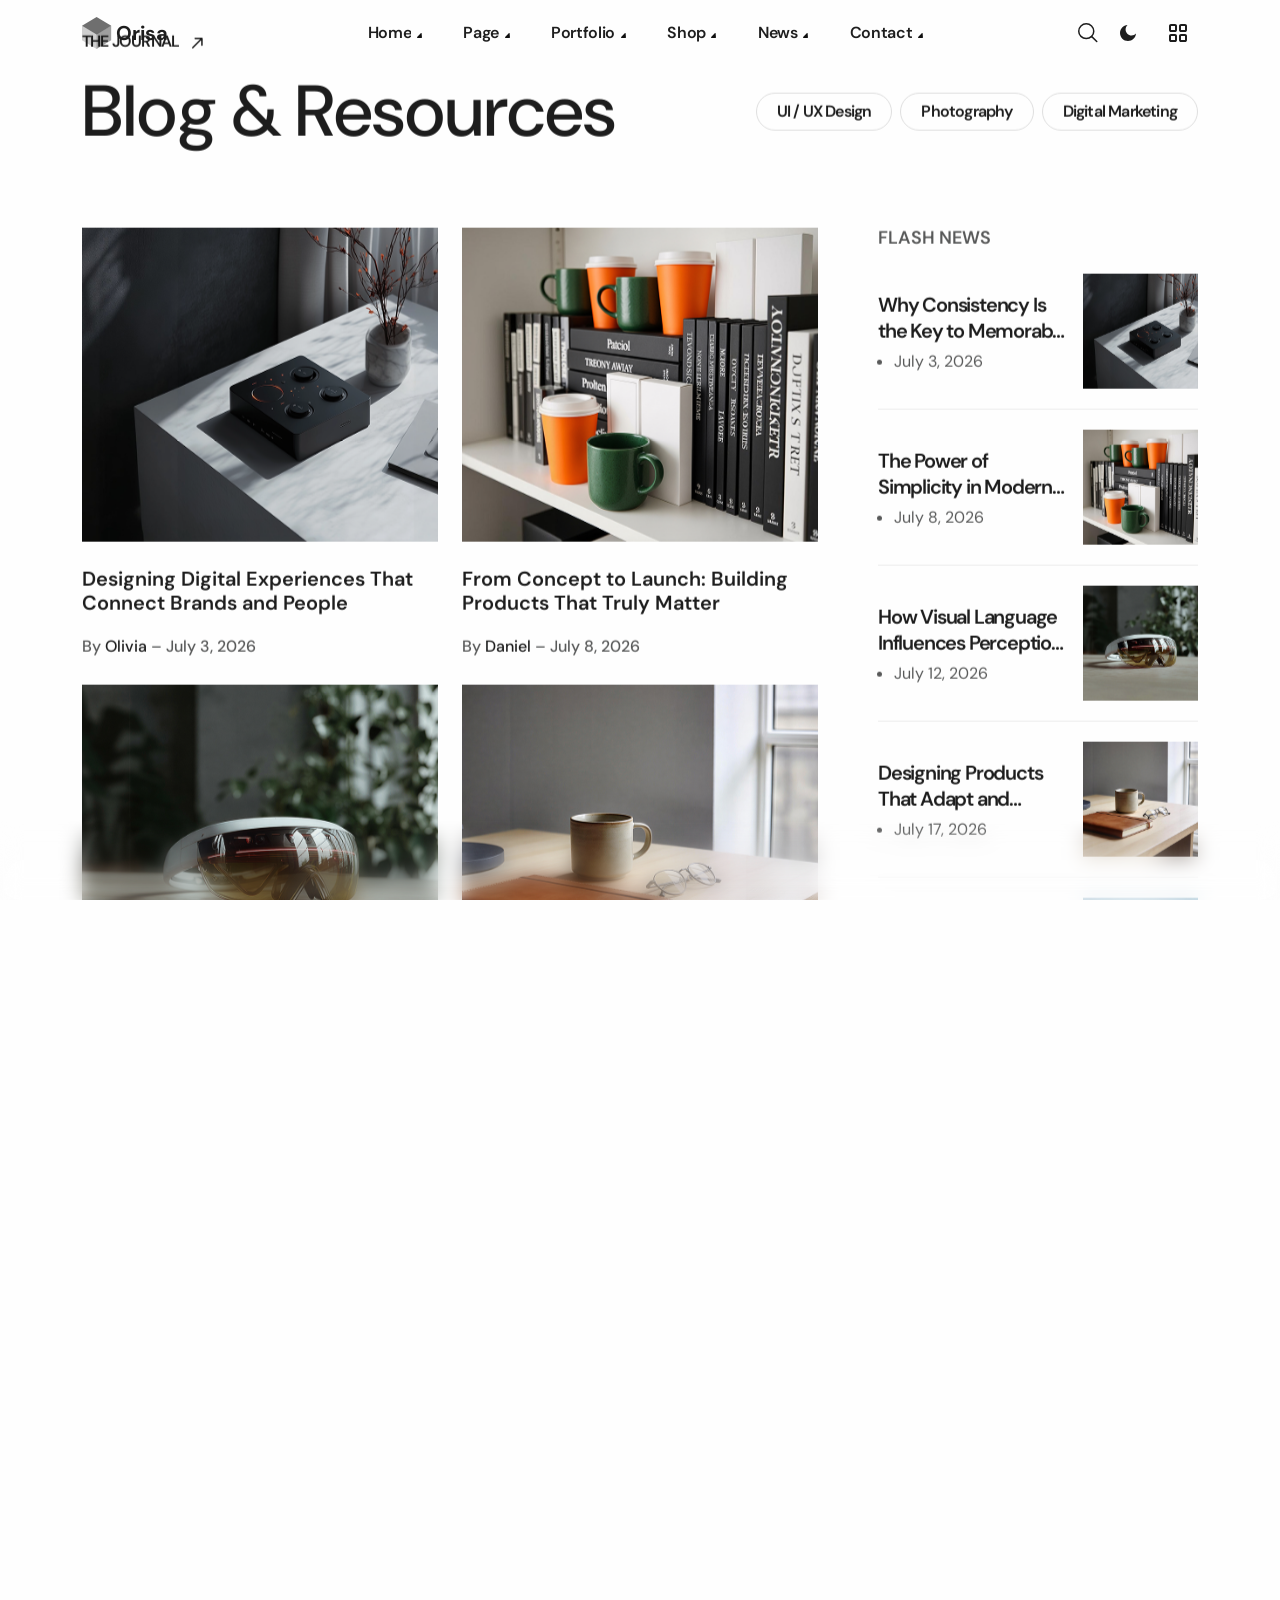
<file: archive-2.html>
<!doctype html>
<html lang="en">

<head>
    <meta charset="UTF-8">
    <meta name="viewport" content="width=device-width, initial-scale=1.0">
    <meta http-equiv="x-ua-compatible" content="ie=edge">
    <meta name="description" content="Orisa — Creative Agency &amp; Portfolio HTML Template. Multi-demo layout kit built with Bootstrap 5.">
    <title>Orisa - Creative Agency & Portfolio HTML Template</title>
    <!-- Favicon icon-->
    <link rel="shortcut icon" type="image/x-icon" href="assets/imgs/template/logo/favicon.svg">

    <!-- Libs CSS -->
    <link rel="stylesheet" href="assets/css/vendors/carouselTicker.css">
    <link rel="stylesheet" href="assets/css/vendors/bootstrap.min.css">
    <link rel="stylesheet" href="assets/css/vendors/swiper-bundle.min.css">
    <link rel="stylesheet" href="assets/css/vendors/nice-select.css">
    <link rel="stylesheet" href="assets/css/vendors/font-awesome-pro.css">
    <link rel="stylesheet" href="assets/css/vendors/magnific-popup.css">
    <link rel="stylesheet" href="assets/css/vendors/odometer.css">
    <link rel="stylesheet" href="assets/css/vendors/spacing.css">

    <!-- Main CSS -->
    <link rel="stylesheet" href="assets/css/main.css">
</head>

<body class="at-magic-cursor">

    <!--search-form-start -->
    <div class="at-search-body-overlay"></div>
    <div class="at-search-form-toggle">
        <div class="container">
            <div class="row mb-60">
                <div class="col-lg-12">
                    <div class="at-search-top d-flex justify-content-between align-items-center">
                        <div class="at-header-logo at-search-logo">
                            <a href="index.html">
                                <img data-width="30" src="assets/imgs/template/logo/favicon.svg" alt="Orisa">
                                <p class="h6 fw-700 fz-24 mb-0">Orisa</p>
                            </a>
                        </div>
                        <button class="at-search-close">
                            <i class="fa-light fa-xmark"></i>
                        </button>
                    </div>
                </div>
            </div>
            <div class="row justify-content-center">
                <div class="col-lg-12">
                    <div class="at-search-form">
                        <form action="#">
                            <div class="at-search-form-input">
                                <input type="text" placeholder="Find what you need…" required>
                                <span class="at-search-focus-border"></span>
                                <button class="at-search-form-btn at-btn" type="submit">
                                    <span>
                                        <span class="text-1">Search</span>
                                        <span class="text-2">Search</span>
                                    </span>
                                    <i class="icon-arrow-right">
                                        <svg xmlns="http://www.w3.org/2000/svg" width="14" height="12" viewBox="0 0 14 12" fill="none">
                                            <path d="M8.33333 1L13 5.66667M13 5.66667L8.33333 10.3333M13 5.66667H1" stroke="currentColor" stroke-width="2" stroke-linecap="round" stroke-linejoin="round" />
                                        </svg>
                                        <svg xmlns="http://www.w3.org/2000/svg" width="14" height="12" viewBox="0 0 14 12" fill="none">
                                            <path d="M8.33333 1L13 5.66667M13 5.66667L8.33333 10.3333M13 5.66667H1" stroke="currentColor" stroke-width="2" stroke-linecap="round" stroke-linejoin="round" />
                                        </svg>
                                    </i>
                                </button>
                            </div>
                        </form>
                    </div>
                </div>
                <div class="col-12">
                    <div class="at-categories">
                        <h3 class="at-categories-title">Popular searches</h3>
                        <ul class="at-categories-list">
                            <li><a href="#" class="at-categories-item">UI / UX Design</a></li>
                            <li><a href="#" class="at-categories-item">Photography</a></li>
                            <li><a href="#" class="at-categories-item">Digital Marketing</a></li>
                            <li><a href="#" class="at-categories-item">Creative</a></li>
                            <li><a href="#" class="at-categories-item">Innovative</a></li>
                            <li><a href="#" class="at-categories-item">Visionary</a></li>
                            <li><a href="#" class="at-categories-item">Disruptive</a></li>
                            <li><a href="#" class="at-categories-item">Adaptive</a></li>
                            <li><a href="#" class="at-categories-item">Reliable</a></li>
                            <li><a href="#" class="at-categories-item">Scalable</a></li>
                            <li><a href="#" class="at-categories-item">Impactful</a></li>
                            <li><a href="#" class="at-categories-item">Dynamic</a></li>
                        </ul>
                    </div>
                </div>
            </div>
        </div>
    </div>
    <!-- search-form-end -->
    <header>

        <!-- header 2 area start -->
        <div class="at-header-area at-header-spacing header-transparent">
            <div class="container">
                <div class="row align-items-center">
                    <div class="col-xl-2 col-6">
                        <div class="at-header-logo">
                            <a href="index.html">
                                <img data-width="30" src="assets/imgs/template/logo/favicon.svg" alt="Orisa">
                                <p class="h6 fw-700 fz-24 mb-0">Orisa</p>
                            </a>
                        </div>
                    </div>
                    <div class="col-xl-8 mx-auto d-none d-xl-flex justify-content-center">
                        <div class="at-main-menu d-inline-flex justify-content-center">
                            <nav class="at-mobile-menu-active">
                                <ul>
                                    <li class="has-dropdown">
                                        <a href="#">Home</a>
                                        <div class="at-submenu submenu at-megamenu">
                                            <div class="row">
                                                <div class="col-xl-6">
                                                    <div class="at-megamenu-box">
                                                        <div class="at-megamenu-title-wrap">
                                                            <span class="at-megamenu-title">Light Version</span>
                                                            <svg xmlns="http://www.w3.org/2000/svg" width="13" height="13" viewBox="0 0 13 13" fill="none">
                                                                <path d="M10.0208 3.41421L1.41421 12.0208L0 10.6066L8.60659 2H1.02082V0H12.0208V11H10.0208V3.41421Z" fill="currentColor" />
                                                            </svg>
                                                        </div>
                                                        <ul>
                                                            <li><a href="index.html">01. Creative Agency</a></li>
                                                            <li><a href="index-2.html">02. Digital Agency</a></li>
                                                            <li><a href="index-3.html">03. Marketing Agency</a></li>
                                                            <li><a href="index-4.html">04. AI & Tech Agency</a></li>
                                                            <li><a href="index-5.html">05. Personal Creative</a></li>
                                                            <li><a href="index-6.html">06. Branding Studio</a></li>
                                                            <li><a href="index-7.html">07. Startup Agency</a></li>
                                                            <li><a href="index-8.html">08. UI/UX Agency</a></li>
                                                            <li><a href="index-9.html">09. Morden Agency</a></li>
                                                            <li><a href="index-10.html">10. 3D Studio</a></li>
                                                            <li><a href="index-11.html">11. Motion & Video Studio</a></li>
                                                            <li><a href="index-12.html">12. Minimal Portfolio</a></li>
                                                            <li><a href="index-13.html">13. Architecture Studio</a></li>
                                                            <li><a href="index-14.html">14. Photography Showcase</a></li>
                                                            <li><a href="index-15.html">15. Agency Portfolio</a></li>
                                                        </ul>
                                                    </div>
                                                </div>
                                                <div class="col-xl-6">
                                                    <div class="at-megamenu-box">
                                                        <div class="at-megamenu-title-wrap">
                                                            <span class="at-megamenu-title">Dark Version</span>
                                                            <svg xmlns="http://www.w3.org/2000/svg" width="13" height="13" viewBox="0 0 13 13" fill="none">
                                                                <path d="M10.0208 3.41421L1.41421 12.0208L0 10.6066L8.60659 2H1.02082V0H12.0208V11H10.0208V3.41421Z" fill="currentColor" />
                                                            </svg>
                                                        </div>
                                                        <ul>
                                                            <li><a href="index-dark.html">01. Creative Agency</a></li>
                                                            <li><a href="index-2-dark.html">02. Digital Agency</a></li>
                                                            <li><a href="index-3-dark.html">03. Marketing Agency</a></li>
                                                            <li><a href="index-4-dark.html">04. AI & Tech Agency</a></li>
                                                            <li><a href="index-5-dark.html">05. Personal Creative</a></li>
                                                            <li><a href="index-6-dark.html">06. Branding Studio</a></li>
                                                            <li><a href="index-7-dark.html">07. Startup Agency</a></li>
                                                            <li><a href="index-8-dark.html">08. UI/UX Agency</a></li>
                                                            <li><a href="index-9-dark.html">09. Morden Agency</a></li>
                                                            <li><a href="index-10-dark.html">10. 3D Studio</a></li>
                                                            <li><a href="index-11-dark.html">11. Motion & Video Studio</a></li>
                                                            <li><a href="index-12-dark.html">12. Minimal Portfolio</a></li>
                                                            <li><a href="index-13-dark.html">13. Architecture Studio</a></li>
                                                            <li><a href="index-14-dark.html">14. Photography Studio</a></li>
                                                            <li><a href="index-15-dark.html">15. Agency Portfolio</a></li>
                                                        </ul>
                                                    </div>
                                                </div>
                                            </div>
                                        </div>
                                    </li>
                                    <li class="has-dropdown">
                                        <a href="#">Page</a>
                                        <div class="at-submenu submenu at-megamenu">
                                            <div class="row">
                                                <div class="col-xl-4">
                                                    <div class="at-megamenu-box">
                                                        <div class="at-megamenu-title-wrap">
                                                            <span class="at-megamenu-title">About Us</span>
                                                            <svg xmlns="http://www.w3.org/2000/svg" width="13" height="13" viewBox="0 0 13 13" fill="none">
                                                                <path d="M10.0208 3.41421L1.41421 12.0208L0 10.6066L8.60659 2H1.02082V0H12.0208V11H10.0208V3.41421Z" fill="currentColor" />
                                                            </svg>
                                                        </div>
                                                        <ul>
                                                            <li><a href="about-1.html">About 01</a></li>
                                                            <li><a href="about-2.html">About 02</a></li>
                                                            <li><a href="about-3.html">About 03</a></li>
                                                        </ul>
                                                    </div>
                                                </div>
                                                <div class="col-xl-4">
                                                    <div class="at-megamenu-box">
                                                        <div class="at-megamenu-title-wrap">
                                                            <span class="at-megamenu-title">Services</span>
                                                            <svg xmlns="http://www.w3.org/2000/svg" width="13" height="13" viewBox="0 0 13 13" fill="none">
                                                                <path d="M10.0208 3.41421L1.41421 12.0208L0 10.6066L8.60659 2H1.02082V0H12.0208V11H10.0208V3.41421Z" fill="currentColor" />
                                                            </svg>
                                                        </div>
                                                        <ul>
                                                            <li><a href="services-1.html">Service 01</a></li>
                                                            <li><a href="services-2.html">Service 02</a></li>
                                                            <li><a href="services-3.html">Service 03</a></li>
                                                            <li><a href="services-details.html">Service Details</a></li>
                                                        </ul>
                                                    </div>
                                                </div>
                                                <div class="col-xl-4">
                                                    <div class="at-megamenu-box">
                                                        <div class="at-megamenu-title-wrap">
                                                            <span class="at-megamenu-title">Other</span>
                                                            <svg xmlns="http://www.w3.org/2000/svg" width="13" height="13" viewBox="0 0 13 13" fill="none">
                                                                <path d="M10.0208 3.41421L1.41421 12.0208L0 10.6066L8.60659 2H1.02082V0H12.0208V11H10.0208V3.41421Z" fill="currentColor" />
                                                            </svg>
                                                        </div>
                                                        <ul>
                                                            <li><a href="team.html">Team</a></li>
                                                            <li><a href="team-details.html">Team Details</a></li>
                                                            <li><a href="pricing.html">Pricing</a></li>
                                                            <li><a href="coming-soon.html">Coming Soon</a></li>
                                                            <li><a href="faqs.html">FAQs</a></li>
                                                            <li><a href="404.html">404 Page</a></li>
                                                        </ul>
                                                    </div>
                                                </div>
                                            </div>
                                        </div>
                                    </li>
                                    <li class="has-dropdown">
                                        <a href="#">Portfolio</a>
                                        <div class="at-submenu submenu at-megamenu">
                                            <div class="row">
                                                <div class="col-xl-4">
                                                    <div class="at-megamenu-box">
                                                        <div class="at-megamenu-title-wrap">
                                                            <span class="at-megamenu-title">Creative</span>
                                                            <svg xmlns="http://www.w3.org/2000/svg" width="13" height="13" viewBox="0 0 13 13" fill="none">
                                                                <path d="M10.0208 3.41421L1.41421 12.0208L0 10.6066L8.60659 2H1.02082V0H12.0208V11H10.0208V3.41421Z" fill="currentColor" />
                                                            </svg>
                                                        </div>
                                                        <ul>
                                                            <li><a href="portfolio-cinema.html">Portfolio Cinema</a></li>
                                                            <li><a href="portfolio-split.html">Portfolio Split</a></li>
                                                            <li><a href="portfolio-stack.html">Portfolio Stack</a></li>
                                                            <li><a href="portfolio-curtain.html">Portfolio Curtain</a></li>
                                                            <li><a href="portfolio-zstack.html">Portfolio Z-Stack</a></li>
                                                            <li><a href="portfolio-vista.html">Portfolio Vista</a></li>
                                                            <li><a href="portfolio-horizontal.html">Portfolio Horizontal</a></li>
                                                            <li><a href="portfolio-gallery.html">Portfolio Gallery</a></li>
                                                        </ul>
                                                    </div>
                                                </div>
                                                <div class="col-xl-4">
                                                    <div class="at-megamenu-box">
                                                        <div class="at-megamenu-title-wrap">
                                                            <span class="at-megamenu-title">Classic</span>
                                                            <svg xmlns="http://www.w3.org/2000/svg" width="13" height="13" viewBox="0 0 13 13" fill="none">
                                                                <path d="M10.0208 3.41421L1.41421 12.0208L0 10.6066L8.60659 2H1.02082V0H12.0208V11H10.0208V3.41421Z" fill="currentColor" />
                                                            </svg>
                                                        </div>
                                                        <ul>
                                                            <li><a href="portfolio-1.html">Portfolio 01</a></li>
                                                            <li><a href="portfolio-2.html">Portfolio 02</a></li>
                                                            <li><a href="portfolio-3.html">Portfolio 03</a></li>
                                                            <li><a href="portfolio-4.html">Portfolio 04</a></li>
                                                            <li><a href="portfolio-5.html">Portfolio 05</a></li>
                                                            <li><a href="portfolio-6.html">Portfolio 06</a></li>
                                                        </ul>
                                                    </div>
                                                </div>
                                                <div class="col-xl-4">
                                                    <div class="at-megamenu-box">
                                                        <div class="at-megamenu-title-wrap">
                                                            <span class="at-megamenu-title">Details</span>
                                                            <svg xmlns="http://www.w3.org/2000/svg" width="13" height="13" viewBox="0 0 13 13" fill="none">
                                                                <path d="M10.0208 3.41421L1.41421 12.0208L0 10.6066L8.60659 2H1.02082V0H12.0208V11H10.0208V3.41421Z" fill="currentColor" />
                                                            </svg>
                                                        </div>
                                                        <ul>
                                                            <li><a href="portfolio-details-1.html">Portfolio Details 01</a></li>
                                                            <li><a href="portfolio-details-2.html">Portfolio Details 02</a></li>
                                                            <li><a href="portfolio-details-3.html">Portfolio Details 03</a></li>
                                                            <li><a href="portfolio-details-4.html">Portfolio Details 04</a></li>
                                                            <li><a href="portfolio-details-5.html">Portfolio Details 05</a></li>
                                                            <li><a href="portfolio-details-6.html">Portfolio Details 06</a></li>
                                                        </ul>
                                                    </div>
                                                </div>
                                            </div>
                                        </div>
                                    </li>
                                    <li class="has-dropdown">
                                        <a href="#">Shop</a>
                                        <ul class="at-submenu submenu">
                                            <li><a href="product-archive.html">Products Listing</a></li>
                                            <li><a href="product-details.html">Product Details</a></li>
                                            <li><a href="product-cart.html">Cart</a></li>
                                            <li><a href="product-checkout.html">Checkout</a></li>
                                        </ul>
                                    </li>
                                    <li class="has-dropdown">
                                        <a href="#">News</a>
                                        <ul class="at-submenu submenu">
                                            <li><a href="archive-1.html">Blog 01</a></li>
                                            <li><a href="archive-2.html">Blog 02</a></li>
                                            <li><a href="archive-3.html">Blog 03</a></li>
                                            <li><a href="archive-4.html">Blog 04</a></li>
                                            <li><a href="blog-details.html">Post Details</a></li>
                                        </ul>
                                    </li>
                                    <li class="has-dropdown">
                                        <a href="#">Contact</a>
                                        <ul class="at-submenu submenu">
                                            <li><a href="contact-1.html">Contact 01</a></li>
                                            <li><a href="contact-2.html">Contact 02</a></li>
                                        </ul>
                                    </li>
                                </ul>
                            </nav>
                        </div>
                    </div>
                    <div class="col-xl-2 col-6">
                        <div class="at-header-right gap-3 d-flex justify-content-end align-items-center">
                            <button class="at-header-search-btn at-search-click">
                                <svg width="20" height="20" viewBox="0 0 20 20" fill="none" xmlns="http://www.w3.org/2000/svg">
                                    <path d="M18.7508 18.5233L13.5538 13.392M13.5538 13.392C14.9604 12.0032 15.7506 10.1196 15.7506 8.15551C15.7506 6.19144 14.9604 4.30782 13.5538 2.91902C12.1472 1.53022 10.2395 0.75 8.25028 0.75C6.26108 0.75 4.35336 1.53022 2.94678 2.91902C1.54021 4.30782 0.75 6.19144 0.75 8.15551C0.75 10.1196 1.54021 12.0032 2.94678 13.392C4.35336 14.7808 6.26108 15.561 8.25028 15.561C10.2395 15.561 12.1472 14.7808 13.5538 13.392Z" stroke="currentColor" stroke-width="1.5" stroke-linecap="round" stroke-linejoin="round" />
                                </svg>
                            </button>
                            <div class="dark-light-mode">
                                <label for="switch" class="toggle dark-light-switcher">
                                    <input type="checkbox" class="input" id="switch">
                                    <span class="icon icon--moon">
                                        <svg xmlns="http://www.w3.org/2000/svg" width="16" height="16" viewBox="0 0 16 16" fill="none">
                                            <path d="M7.51166 0C6.33857 1.09609 5.6053 2.65694 5.6053 4.38904C5.6053 7.70586 8.29416 10.3947 11.611 10.3947C13.3431 10.3947 14.9039 9.66146 16 8.48836C15.7439 12.6798 12.2635 16 8.00757 16C3.58511 16 0 12.4149 0 7.99245C0 3.73655 3.32017 0.256105 7.51166 0Z" fill="currentColor" />
                                        </svg>
                                    </span>
                                    <span class="icon icon--sun">
                                        <svg xmlns="http://www.w3.org/2000/svg" viewBox="0 0 24 24" fill="currentColor" width="28" height="28">
                                            <path d="M12 2.25a.75.75 0 01.75.75v2.25a.75.75 0 01-1.5 0V3a.75.75 0 01.75-.75zM7.5 12a4.5 4.5 0 119 0 4.5 4.5 0 01-9 0zM18.894 6.166a.75.75 0 00-1.06-1.06l-1.591 1.59a.75.75 0 101.06 1.061l1.591-1.59zM21.75 12a.75.75 0 01-.75.75h-2.25a.75.75 0 010-1.5H21a.75.75 0 01.75.75zM17.834 18.894a.75.75 0 001.06-1.06l-1.59-1.591a.75.75 0 10-1.061 1.06l1.59 1.591zM12 18a.75.75 0 01.75.75V21a.75.75 0 01-1.5 0v-2.25A.75.75 0 0112 18zM7.758 17.303a.75.75 0 00-1.061-1.06l-1.591 1.59a.75.75 0 001.06 1.061l1.591-1.59zM6 12a.75.75 0 01-.75.75H3a.75.75 0 010-1.5h2.25A.75.75 0 016 12zM6.697 7.757a.75.75 0 001.06-1.06l-1.59-1.591a.75.75 0 00-1.061 1.06l1.59 1.591z">
                                            </path>
                                        </svg>
                                    </span>
                                </label>
                            </div>
                            <button class="at-menu-bar at-header-sidebar-btn">
                                <svg xmlns="http://www.w3.org/2000/svg" width="18" height="18" viewBox="0 0 18 18" fill="none">
                                    <path d="M1 2C1 1.73478 1.10536 1.48043 1.29289 1.29289C1.48043 1.10536 1.73478 1 2 1H6C6.26522 1 6.51957 1.10536 6.70711 1.29289C6.89464 1.48043 7 1.73478 7 2V6C7 6.26522 6.89464 6.51957 6.70711 6.70711C6.51957 6.89464 6.26522 7 6 7H2C1.73478 7 1.48043 6.89464 1.29289 6.70711C1.10536 6.51957 1 6.26522 1 6V2ZM11 2C11 1.73478 11.1054 1.48043 11.2929 1.29289C11.4804 1.10536 11.7348 1 12 1H16C16.2652 1 16.5196 1.10536 16.7071 1.29289C16.8946 1.48043 17 1.73478 17 2V6C17 6.26522 16.8946 6.51957 16.7071 6.70711C16.5196 6.89464 16.2652 7 16 7H12C11.7348 7 11.4804 6.89464 11.2929 6.70711C11.1054 6.51957 11 6.26522 11 6V2ZM1 12C1 11.7348 1.10536 11.4804 1.29289 11.2929C1.48043 11.1054 1.73478 11 2 11H6C6.26522 11 6.51957 11.1054 6.70711 11.2929C6.89464 11.4804 7 11.7348 7 12V16C7 16.2652 6.89464 16.5196 6.70711 16.7071C6.51957 16.8946 6.26522 17 6 17H2C1.73478 17 1.48043 16.8946 1.29289 16.7071C1.10536 16.5196 1 16.2652 1 16V12ZM11 12C11 11.7348 11.1054 11.4804 11.2929 11.2929C11.4804 11.1054 11.7348 11 12 11H16C16.2652 11 16.5196 11.1054 16.7071 11.2929C16.8946 11.4804 17 11.7348 17 12V16C17 16.2652 16.8946 16.5196 16.7071 16.7071C16.5196 16.8946 16.2652 17 16 17H12C11.7348 17 11.4804 16.8946 11.2929 16.7071C11.1054 16.5196 11 16.2652 11 16V12Z" stroke="currentColor" stroke-width="2" stroke-linecap="round" stroke-linejoin="round" />
                                </svg>
                            </button>
                        </div>
                    </div>
                </div>
            </div>
        </div>
        <!-- header area end -->

        <!-- sticky-menu-area -->
        <button id="header-sticky" class="hamburger-open-btn hamburger-sticky-menu">
            <span>MENU</span>
            <span class="icon">

                <svg xmlns="http://www.w3.org/2000/svg" width="24" height="24" viewBox="0 0 24 24" fill="none">
                    <path d="M4 5C4 4.73478 4.10536 4.48043 4.29289 4.29289C4.48043 4.10536 4.73478 4 5 4H9C9.26522 4 9.51957 4.10536 9.70711 4.29289C9.89464 4.48043 10 4.73478 10 5V9C10 9.26522 9.89464 9.51957 9.70711 9.70711C9.51957 9.89464 9.26522 10 9 10H5C4.73478 10 4.48043 9.89464 4.29289 9.70711C4.10536 9.51957 4 9.26522 4 9V5ZM14 5C14 4.73478 14.1054 4.48043 14.2929 4.29289C14.4804 4.10536 14.7348 4 15 4H19C19.2652 4 19.5196 4.10536 19.7071 4.29289C19.8946 4.48043 20 4.73478 20 5V9C20 9.26522 19.8946 9.51957 19.7071 9.70711C19.5196 9.89464 19.2652 10 19 10H15C14.7348 10 14.4804 9.89464 14.2929 9.70711C14.1054 9.51957 14 9.26522 14 9V5ZM4 15C4 14.7348 4.10536 14.4804 4.29289 14.2929C4.48043 14.1054 4.73478 14 5 14H9C9.26522 14 9.51957 14.1054 9.70711 14.2929C9.89464 14.4804 10 14.7348 10 15V19C10 19.2652 9.89464 19.5196 9.70711 19.7071C9.51957 19.8946 9.26522 20 9 20H5C4.73478 20 4.48043 19.8946 4.29289 19.7071C4.10536 19.5196 4 19.2652 4 19V15ZM14 15C14 14.7348 14.1054 14.4804 14.2929 14.2929C14.4804 14.1054 14.7348 14 15 14H19C19.2652 14 19.5196 14.1054 19.7071 14.2929C19.8946 14.4804 20 14.7348 20 15V19C20 19.2652 19.8946 19.5196 19.7071 19.7071C19.5196 19.8946 19.2652 20 19 20H15C14.7348 20 14.4804 19.8946 14.2929 19.7071C14.1054 19.5196 14 19.2652 14 19V15Z" stroke="currentColor" stroke-width="2" stroke-linecap="round" stroke-linejoin="round" />
                </svg>
            </span>
        </button>
        <!-- sticky-menu-end -->

    </header>
    <!-- at-offcanvus-area-start -->
    <div class="at-offcanvas-area">
        <div class="at-offcanvas">
            <div class="at-offcanvas-top d-flex align-items-center justify-content-between">
                <div class="at-offcanvas-logo">
                    <a href="index.html">
                        <img data-width="30" src="assets/imgs/template/logo/favicon.svg" alt="Orisa">
                        <p class="h6 fw-700 fz-24 mb-0">Orisa</p>
                    </a>
                </div>
                <div class="at-offcanvas-close-btn">
                    <button class="close-btn">
                        <svg width="37" height="38" viewBox="0 0 37 38" fill="none" xmlns="http://www.w3.org/2000/svg">
                            <path d="M9.19141 9.80762L27.5762 28.1924" stroke="currentColor" stroke-width="1.5" stroke-linecap="round" stroke-linejoin="round" />
                            <path d="M9.19141 28.1924L27.5762 9.80761" stroke="currentColor" stroke-width="1.5" stroke-linecap="round" stroke-linejoin="round" />
                        </svg>
                    </button>
                </div>
            </div>
            <div class="at-offcanvas-content d-none d-xl-block">
                <h3 class="at-offcanvas-title">Howdy!</h3>
                <p class="fz-font-lg">We blend strategy, creativity, and technology to help brands grow, connect, and stand out in an ever-evolving digital world. </p>
            </div>
            <div class="at-offcanvas-menu d-xl-none pb-50">
                <nav></nav>
            </div>
            <div class="at-offcanvas-gallery d-none d-xl-block">
                <div class="sec-2-home-5__avatars-row d-flex gap-2">
                    <div class="sec-2-home-5__avatar-sm at-offcanvas-gallery-img">
                        <img class="img-cover" src="assets/imgs/template/avatar/avatar-10.webp" alt="orisa">
                    </div>
                    <div class="sec-2-home-5__avatar-sm at-offcanvas-gallery-img">
                        <img class="img-cover" src="assets/imgs/template/avatar/avatar-11.webp" alt="orisa">
                    </div>
                    <div class="sec-2-home-5__avatar-sm at-offcanvas-gallery-img">
                        <img class="img-cover" src="assets/imgs/template/avatar/avatar-12.webp" alt="orisa">
                    </div>
                    <div class="sec-2-home-5__avatar-sm at-offcanvas-gallery-img">
                        <img class="img-cover" src="assets/imgs/template/avatar/avatar-13.webp" alt="orisa">
                    </div>
                    <div class="sec-2-home-5__avatar-sm at-offcanvas-gallery-img">
                        <img class="img-cover" src="assets/imgs/template/avatar/avatar-14.webp" alt="orisa">
                    </div>
                </div>
            </div>
            <div class="at-offcanvas-contact">
                <h4 class="h5 at-offcanvas-title sm">Get in touch</h4>
                <ul>
                    <li><a class="fz-font-lg" href="tel:2125557398">(212) 555-7398</a></li>
                    <li><a class="fz-font-lg" href="mailto:hello@aleric.com">hello@orisa.com</a></li>
                    <li>
                        <a class="fz-font-lg" href="#">
                            245 Fifth Avenue, Suite 1800 <br>
                            New York, NY 10016, USA
                        </a>
                    </li>
                </ul>
            </div>
            <div class="at-offcanvas-social">
                <h3 class="at-offcanvas-title sm">Follow Us</h3>
                <ul class="at-offcanvas-social__grid">
                    <li>
                        <a href="#" class="at-offcanvas-social__link" aria-label="Twitter">
                            <svg xmlns="http://www.w3.org/2000/svg" width="18" height="18" viewBox="0 0 16 15" fill="none" aria-hidden="true">
                                <path fill-rule="evenodd" clip-rule="evenodd" d="M0 0H5.25L8.98421 5.21053L13.5 0H15.5L9.8895 6.47368L16 15H10.75L7.01579 9.7895L2.5 15H0.5L6.11053 8.52632L0 0ZM11.5204 13.5L2.92043 1.5H4.47957L13.0796 13.5H11.5204Z" fill="currentColor" />
                            </svg>
                            <span>Twitter</span>
                        </a>
                    </li>
                    <li>
                        <a href="#" class="at-offcanvas-social__link" aria-label="Facebook">
                            <svg xmlns="http://www.w3.org/2000/svg" width="18" height="18" viewBox="0 0 18 18" fill="none" aria-hidden="true">
                                <path d="M12.4024 18V11.0344H14.7347L15.0838 8.3265H12.4024V6.59765C12.4024 5.81364 12.62 5.27934 13.7443 5.27934L15.1783 5.27867V2.85676C14.9302 2.82382 14.0791 2.75006 13.0888 2.75006C11.0213 2.75006 9.606 4.01198 9.606 6.32952V8.3265H7.2677V11.0344H9.606V18H1C0.44772 18 0 17.5523 0 17V1C0 0.44772 0.44772 0 1 0H17C17.5523 0 18 0.44772 18 1V17C18 17.5523 17.5523 18 17 18H12.4024Z" fill="currentColor" />
                            </svg>
                            <span>Facebook</span>
                        </a>
                    </li>
                    <li>
                        <a href="#" class="at-offcanvas-social__link" aria-label="LinkedIn">
                            <svg xmlns="http://www.w3.org/2000/svg" width="18" height="18" viewBox="0 0 18 18" fill="none" aria-hidden="true">
                                <path d="M15.3352 15.339H12.6697V11.1622C12.6697 10.1662 12.6495 8.8845 11.2807 8.8845C9.89102 8.8845 9.67872 9.9683 9.67872 11.0887V15.339H7.01322V6.75H9.57372V7.9207H9.60822C9.96602 7.2457 10.836 6.53325 12.1357 6.53325C14.8365 6.53325 15.336 8.3108 15.336 10.6245L15.3352 15.339ZM4.00275 5.57475C3.14475 5.57475 2.4555 4.88025 2.4555 4.026C2.4555 3.1725 3.1455 2.47875 4.00275 2.47875C4.85775 2.47875 5.55075 3.1725 5.55075 4.026C5.55075 4.88025 4.857 5.57475 4.00275 5.57475ZM5.33925 15.339H2.66625V6.75H5.33925V15.339ZM16.6687 0H1.32825C0.594 0 0 0.5805 0 1.29675V16.7033C0 17.4202 0.594 18 1.32825 18H16.6665C17.4 18 18 17.4202 18 16.7033V1.29675C18 0.5805 17.4 0 16.6665 0H16.6687Z" fill="currentColor" />
                            </svg>
                            <span>Linkedin</span>
                        </a>
                    </li>
                    <li>
                        <a href="#" class="at-offcanvas-social__link" aria-label="Instagram">
                            <svg xmlns="http://www.w3.org/2000/svg" width="18" height="18" viewBox="0 0 18 18" fill="none" aria-hidden="true">
                                <path d="M9.92475 0C10.9376 0.00167406 11.4509 0.00703828 11.8945 0.0202418L12.0692 0.025948C12.2709 0.0331213 12.47 0.0421215 12.7101 0.0533719C13.6678 0.0976265 14.3211 0.249129 14.8949 0.471887C15.4881 0.700648 15.9892 1.00966 16.4894 1.50993C16.9889 2.0102 17.298 2.51271 17.5275 3.10448C17.7494 3.67751 17.901 4.33153 17.946 5.28931C17.9567 5.52933 17.9653 5.72841 17.9725 5.93024L17.9781 6.10492C17.9913 6.5484 17.9973 7.06177 17.9992 8.07471L17.9999 8.74577C18 8.82777 18 8.91237 18 8.99967L17.9999 9.25357L17.9994 9.92472C17.9977 10.9376 17.9923 11.451 17.9791 11.8944L17.9734 12.0691C17.9662 12.271 17.9572 12.4701 17.946 12.7101C17.9017 13.6679 17.7494 14.3211 17.5275 14.8949C17.2987 15.4882 16.9889 15.9892 16.4894 16.4895C15.9892 16.989 15.4859 17.298 14.8949 17.5275C14.3211 17.7495 13.6678 17.901 12.7101 17.946C12.47 17.9567 12.2709 17.9654 12.0692 17.9725L11.8945 17.9781C11.4509 17.9914 10.9376 17.9973 9.92475 17.9993L9.25359 18C9.1716 18 9.087 18 8.99969 18H8.7458L8.07464 17.9994C7.06175 17.9977 6.54839 17.9924 6.1049 17.9791L5.93022 17.9734C5.72839 17.9662 5.5293 17.9572 5.2893 17.946C4.33151 17.9018 3.67899 17.7495 3.10448 17.5275C2.51195 17.2988 2.01018 16.989 1.50992 16.4895C1.00965 15.9892 0.701394 15.4859 0.471886 14.8949C0.249129 14.3211 0.0983735 13.6679 0.053372 12.7101C0.0426796 12.4701 0.0339582 12.271 0.026893 12.0691L0.0212318 11.8944C0.00806435 11.451 0.00206123 10.9376 0.000117163 9.92472L0 8.07471C0.00167406 7.06177 0.00702925 6.5484 0.0202327 6.10492L0.0259479 5.93024C0.0331212 5.72841 0.0421216 5.52933 0.053372 5.28931C0.0976175 4.33078 0.249129 3.67825 0.471886 3.10448C0.700638 2.51196 1.00965 2.0102 1.50992 1.50993C2.01018 1.00966 2.51271 0.701396 3.10448 0.471887C3.67825 0.249129 4.33077 0.0983735 5.2893 0.0533719C5.5293 0.0426885 5.72839 0.0339673 5.93022 0.026902L6.1049 0.0212407C6.54839 0.00806417 7.06175 0.00206102 8.07464 0.000116949L9.92475 0ZM8.99969 4.49953C6.51298 4.49953 4.49952 6.51518 4.49952 8.99967C4.49952 11.4864 6.51517 13.4998 8.99969 13.4998C11.4864 13.4998 13.4998 11.4842 13.4998 8.99967C13.4998 6.513 11.4841 4.49953 8.99969 4.49953ZM8.99969 6.2996C10.491 6.2996 11.6998 7.50805 11.6998 8.99967C11.6998 10.4909 10.4913 11.6998 8.99969 11.6998C7.50843 11.6998 6.29958 10.4914 6.29958 8.99967C6.29958 7.50841 7.50798 6.2996 8.99969 6.2996ZM13.7249 3.14949C13.1045 3.14949 12.5998 3.65342 12.5998 4.27376C12.5998 4.89411 13.1037 5.39882 13.7249 5.39882C14.3452 5.39882 14.8499 4.89489 14.8499 4.27376C14.8499 3.65342 14.3443 3.14871 13.7249 3.14949Z" fill="currentColor" />
                            </svg>
                            <span>Instagram</span>
                        </a>
                    </li>
                    <li>
                        <a href="#" class="at-offcanvas-social__link" aria-label="Youtube">
                            <svg xmlns="http://www.w3.org/2000/svg" width="18" height="13" viewBox="0 0 18 13" fill="none" aria-hidden="true">
                                <path fill-rule="evenodd" clip-rule="evenodd" d="M16.0322 0.388283C16.8071 0.602295 17.4162 1.23059 17.6237 2.03009C17.9985 3.47775 18 6.49997 18 6.49997C18 6.49997 18 9.52214 17.6237 10.9698C17.4162 11.7694 16.8071 12.3977 16.0322 12.6116C14.6291 13 8.99997 13 8.99997 13C8.99997 13 3.37092 13 1.96772 12.6116C1.1928 12.3977 0.583804 11.7694 0.376354 10.9698C-3.83173e-08 9.52214 0 6.49997 0 6.49997C0 6.49997 -3.83173e-08 3.47775 0.376354 2.03009C0.583804 1.23059 1.1928 0.602295 1.96772 0.388283C3.37092 1.18595e-07 8.99997 0 8.99997 0C8.99997 0 14.6291 1.18595e-07 16.0322 0.388283ZM11.8751 6.50027L7.19879 9.2855V3.71499L11.8751 6.50027Z" fill="currentColor" />
                            </svg>
                            <span>Youtube</span>
                        </a>
                    </li>
                </ul>
            </div>
        </div>
    </div>
    <div class="body-overlay"></div>
    <!-- at-offcanvus-area-end -->

    <!-- offcanvas 2 start -->
    <div class="at-offcanvas-2-area">
        <div class="offcanvas-bg"></div>
        <div class="at-offcanvas-2-wrapper offcanvas-menu">
            <div class="at-offcanvas-2-left">
                <div class="at-header-logo d-flex justify-content-between align-items-center mb-50">
                    <a href="index.html">
                        <img class="dark-mode-invert" data-width="30" src="assets/imgs/template/logo/favicon.svg" alt="Orisa">
                        <p class="h6 fw-700 fz-24 mb-0">Orisa</p>
                    </a>
                    <span class="hamburger-close-btn">
                        <svg width="37" height="38" viewBox="0 0 37 38" fill="none" xmlns="http://www.w3.org/2000/svg">
                            <path d="M9.19141 9.80762L27.5762 28.1924" stroke="currentColor" stroke-width="1.5" stroke-linecap="round" stroke-linejoin="round" />
                            <path d="M9.19141 28.1924L27.5762 9.80761" stroke="currentColor" stroke-width="1.5" stroke-linecap="round" stroke-linejoin="round" />
                        </svg>
                    </span>
                </div>
                <div class="at-offcanvas-menu counter-row">
                    <nav></nav>
                </div>
                <div class="at-offcanvas-social">
                    <ul class="at-offcanvas-social__grid">
                        <li>
                            <a href="#" class="at-offcanvas-social__link" aria-label="Twitter">
                                <svg xmlns="http://www.w3.org/2000/svg" width="18" height="18" viewBox="0 0 16 15" fill="none" aria-hidden="true">
                                    <path fill-rule="evenodd" clip-rule="evenodd" d="M0 0H5.25L8.98421 5.21053L13.5 0H15.5L9.8895 6.47368L16 15H10.75L7.01579 9.7895L2.5 15H0.5L6.11053 8.52632L0 0ZM11.5204 13.5L2.92043 1.5H4.47957L13.0796 13.5H11.5204Z" fill="currentColor" />
                                </svg>
                                <span>Twitter</span>
                            </a>
                        </li>
                        <li>
                            <a href="#" class="at-offcanvas-social__link" aria-label="Facebook">
                                <svg xmlns="http://www.w3.org/2000/svg" width="18" height="18" viewBox="0 0 18 18" fill="none" aria-hidden="true">
                                    <path d="M12.4024 18V11.0344H14.7347L15.0838 8.3265H12.4024V6.59765C12.4024 5.81364 12.62 5.27934 13.7443 5.27934L15.1783 5.27867V2.85676C14.9302 2.82382 14.0791 2.75006 13.0888 2.75006C11.0213 2.75006 9.606 4.01198 9.606 6.32952V8.3265H7.2677V11.0344H9.606V18H1C0.44772 18 0 17.5523 0 17V1C0 0.44772 0.44772 0 1 0H17C17.5523 0 18 0.44772 18 1V17C18 17.5523 17.5523 18 17 18H12.4024Z" fill="currentColor" />
                                </svg>
                                <span>Facebook</span>
                            </a>
                        </li>
                        <li>
                            <a href="#" class="at-offcanvas-social__link" aria-label="LinkedIn">
                                <svg xmlns="http://www.w3.org/2000/svg" width="18" height="18" viewBox="0 0 18 18" fill="none" aria-hidden="true">
                                    <path d="M15.3352 15.339H12.6697V11.1622C12.6697 10.1662 12.6495 8.8845 11.2807 8.8845C9.89102 8.8845 9.67872 9.9683 9.67872 11.0887V15.339H7.01322V6.75H9.57372V7.9207H9.60822C9.96602 7.2457 10.836 6.53325 12.1357 6.53325C14.8365 6.53325 15.336 8.3108 15.336 10.6245L15.3352 15.339ZM4.00275 5.57475C3.14475 5.57475 2.4555 4.88025 2.4555 4.026C2.4555 3.1725 3.1455 2.47875 4.00275 2.47875C4.85775 2.47875 5.55075 3.1725 5.55075 4.026C5.55075 4.88025 4.857 5.57475 4.00275 5.57475ZM5.33925 15.339H2.66625V6.75H5.33925V15.339ZM16.6687 0H1.32825C0.594 0 0 0.5805 0 1.29675V16.7033C0 17.4202 0.594 18 1.32825 18H16.6665C17.4 18 18 17.4202 18 16.7033V1.29675C18 0.5805 17.4 0 16.6665 0H16.6687Z" fill="currentColor" />
                                </svg>
                                <span>Linkedin</span>
                            </a>
                        </li>
                        <li>
                            <a href="#" class="at-offcanvas-social__link" aria-label="Instagram">
                                <svg xmlns="http://www.w3.org/2000/svg" width="18" height="18" viewBox="0 0 18 18" fill="none" aria-hidden="true">
                                    <path d="M9.92475 0C10.9376 0.00167406 11.4509 0.00703828 11.8945 0.0202418L12.0692 0.025948C12.2709 0.0331213 12.47 0.0421215 12.7101 0.0533719C13.6678 0.0976265 14.3211 0.249129 14.8949 0.471887C15.4881 0.700648 15.9892 1.00966 16.4894 1.50993C16.9889 2.0102 17.298 2.51271 17.5275 3.10448C17.7494 3.67751 17.901 4.33153 17.946 5.28931C17.9567 5.52933 17.9653 5.72841 17.9725 5.93024L17.9781 6.10492C17.9913 6.5484 17.9973 7.06177 17.9992 8.07471L17.9999 8.74577C18 8.82777 18 8.91237 18 8.99967L17.9999 9.25357L17.9994 9.92472C17.9977 10.9376 17.9923 11.451 17.9791 11.8944L17.9734 12.0691C17.9662 12.271 17.9572 12.4701 17.946 12.7101C17.9017 13.6679 17.7494 14.3211 17.5275 14.8949C17.2987 15.4882 16.9889 15.9892 16.4894 16.4895C15.9892 16.989 15.4859 17.298 14.8949 17.5275C14.3211 17.7495 13.6678 17.901 12.7101 17.946C12.47 17.9567 12.2709 17.9654 12.0692 17.9725L11.8945 17.9781C11.4509 17.9914 10.9376 17.9973 9.92475 17.9993L9.25359 18C9.1716 18 9.087 18 8.99969 18H8.7458L8.07464 17.9994C7.06175 17.9977 6.54839 17.9924 6.1049 17.9791L5.93022 17.9734C5.72839 17.9662 5.5293 17.9572 5.2893 17.946C4.33151 17.9018 3.67899 17.7495 3.10448 17.5275C2.51195 17.2988 2.01018 16.989 1.50992 16.4895C1.00965 15.9892 0.701394 15.4859 0.471886 14.8949C0.249129 14.3211 0.0983735 13.6679 0.053372 12.7101C0.0426796 12.4701 0.0339582 12.271 0.026893 12.0691L0.0212318 11.8944C0.00806435 11.451 0.00206123 10.9376 0.000117163 9.92472L0 8.07471C0.00167406 7.06177 0.00702925 6.5484 0.0202327 6.10492L0.0259479 5.93024C0.0331212 5.72841 0.0421216 5.52933 0.053372 5.28931C0.0976175 4.33078 0.249129 3.67825 0.471886 3.10448C0.700638 2.51196 1.00965 2.0102 1.50992 1.50993C2.01018 1.00966 2.51271 0.701396 3.10448 0.471887C3.67825 0.249129 4.33077 0.0983735 5.2893 0.0533719C5.5293 0.0426885 5.72839 0.0339673 5.93022 0.026902L6.1049 0.0212407C6.54839 0.00806417 7.06175 0.00206102 8.07464 0.000116949L9.92475 0ZM8.99969 4.49953C6.51298 4.49953 4.49952 6.51518 4.49952 8.99967C4.49952 11.4864 6.51517 13.4998 8.99969 13.4998C11.4864 13.4998 13.4998 11.4842 13.4998 8.99967C13.4998 6.513 11.4841 4.49953 8.99969 4.49953ZM8.99969 6.2996C10.491 6.2996 11.6998 7.50805 11.6998 8.99967C11.6998 10.4909 10.4913 11.6998 8.99969 11.6998C7.50843 11.6998 6.29958 10.4914 6.29958 8.99967C6.29958 7.50841 7.50798 6.2996 8.99969 6.2996ZM13.7249 3.14949C13.1045 3.14949 12.5998 3.65342 12.5998 4.27376C12.5998 4.89411 13.1037 5.39882 13.7249 5.39882C14.3452 5.39882 14.8499 4.89489 14.8499 4.27376C14.8499 3.65342 14.3443 3.14871 13.7249 3.14949Z" fill="currentColor" />
                                </svg>
                                <span>Instagram</span>
                            </a>
                        </li>
                        <li>
                            <a href="#" class="at-offcanvas-social__link" aria-label="Youtube">
                                <svg xmlns="http://www.w3.org/2000/svg" width="18" height="13" viewBox="0 0 18 13" fill="none" aria-hidden="true">
                                    <path fill-rule="evenodd" clip-rule="evenodd" d="M16.0322 0.388283C16.8071 0.602295 17.4162 1.23059 17.6237 2.03009C17.9985 3.47775 18 6.49997 18 6.49997C18 6.49997 18 9.52214 17.6237 10.9698C17.4162 11.7694 16.8071 12.3977 16.0322 12.6116C14.6291 13 8.99997 13 8.99997 13C8.99997 13 3.37092 13 1.96772 12.6116C1.1928 12.3977 0.583804 11.7694 0.376354 10.9698C-3.83173e-08 9.52214 0 6.49997 0 6.49997C0 6.49997 -3.83173e-08 3.47775 0.376354 2.03009C0.583804 1.23059 1.1928 0.602295 1.96772 0.388283C3.37092 1.18595e-07 8.99997 0 8.99997 0C8.99997 0 14.6291 1.18595e-07 16.0322 0.388283ZM11.8751 6.50027L7.19879 9.2855V3.71499L11.8751 6.50027Z" fill="currentColor" />
                                </svg>
                                <span>Youtube</span>
                            </a>
                        </li>
                    </ul>
                </div>
                <span class="hamburger-close-btn hamburger-mobile-close-btn d-md-none">CLOSE</span>
            </div>
        </div>
    </div>
    <!-- offcanvas 2 end -->
    <div class="px-blur-bottom"></div>
    <!-- Begin magic cursor -->
    <div id="magic-cursor" class="cursor-black-bg">
        <div id="ball"></div>
    </div>
    <!-- End magic cursor -->
    <div id="smooth-wrapper">
        <div id="smooth-content" class="z-index-3">
            <main class="bg-neutral-0">
                <!-- archive-2 section 1 -->
                <div class="sec-1-archive-2 pt-150 pb-100">
                    <div class="container">
                        <div class="row g-3 align-items-center">
                            <div class="col-12">
                                <span class="at-btn common-black bg-transparent mb-10 rounded-0 p-0">
                                    <span class="text-uppercase">
                                        <span class="text-1">The Journal</span>
                                        <span class="text-2">The Journal</span>
                                    </span>
                                    <i>
                                        <svg width="11" height="11" viewBox="0 0 11 11" fill="none" xmlns="http://www.w3.org/2000/svg">
                                            <path d="M0.21967 9.40717C-0.0732232 9.70006 -0.0732232 10.1749 0.21967 10.4678C0.512563 10.7607 0.987437 10.7607 1.28033 10.4678L0.21967 9.40717ZM10.6875 0.75C10.6875 0.335786 10.3517 2.97145e-09 9.9375 1.50485e-07L3.1875 -2.70983e-07C2.77329 -2.70983e-07 2.4375 0.335786 2.4375 0.75C2.4375 1.16421 2.77329 1.5 3.1875 1.5H9.1875V7.5C9.1875 7.91421 9.52329 8.25 9.9375 8.25C10.3517 8.25 10.6875 7.91421 10.6875 7.5L10.6875 0.75ZM0.75 9.9375L1.28033 10.4678L10.4678 1.28033L9.9375 0.75L9.40717 0.21967L0.21967 9.40717L0.75 9.9375Z" fill="currentColor"></path>
                                        </svg>
                                        <svg width="11" height="11" viewBox="0 0 11 11" fill="none" xmlns="http://www.w3.org/2000/svg">
                                            <path d="M0.21967 9.40717C-0.0732232 9.70006 -0.0732232 10.1749 0.21967 10.4678C0.512563 10.7607 0.987437 10.7607 1.28033 10.4678L0.21967 9.40717ZM10.6875 0.75C10.6875 0.335786 10.3517 2.97145e-09 9.9375 1.50485e-07L3.1875 -2.70983e-07C2.77329 -2.70983e-07 2.4375 0.335786 2.4375 0.75C2.4375 1.16421 2.77329 1.5 3.1875 1.5H9.1875V7.5C9.1875 7.91421 9.52329 8.25 9.9375 8.25C10.3517 8.25 10.6875 7.91421 10.6875 7.5L10.6875 0.75ZM0.75 9.9375L1.28033 10.4678L10.4678 1.28033L9.9375 0.75L9.40717 0.21967L0.21967 9.40717L0.75 9.9375Z" fill="currentColor"></path>
                                        </svg>
                                    </i>
                                </span>
                            </div>
                            <div class="col-xxl-8 col-xl-7 col-12">
                                <h1 class="fz-ds-1 lh-1 fw-500 mb-lg-0 mb-4">Blog & Resources</h1>
                            </div>
                            <div class="col-xxl-4 col-xl-5 col-12 ms-auto text-lg-end">
                                <div class="filter-portfolio d-flex flex-wrap align-items-center justify-content-lg-end gap-2">
                                    <a href="#" class="at-btn filter-btn btn-sm" data-filter="design">UI / UX Design</a>
                                    <a href="#" class="at-btn filter-btn btn-sm" data-filter="photography">Photography</a>
                                    <a href="#" class="at-btn filter-btn btn-sm" data-filter="marketing">Digital Marketing</a>
                                </div>
                            </div>
                        </div>
                        <div class="row pt-80">
                            <div class="col-lg-8 pb-lg-0 pb-80">
                                <div class="row">
                                    <!-- beautify ignore:start -->
                       <div class="blog-card col-lg-6 col-md-6 col-12 mb-30" data-category="photography">
    <div class="blog-card__thumb hover-effect-1">
        <a href="blog-details.html" class="blog-card__img-link">
            <img src="assets/imgs/pages/img-23.webp" class="blog-card__img22" alt="orisa">
        </a>
    </div>
    <div class="blog-card__content">
        <h2 class=" h6 blog-card__title">
            <a href="blog-details.html" class="blog-card__title-link">Designing Digital Experiences That Connect Brands and People</a>
        </h2>
        <p class="blog-card__meta">
            <span class="blog-card__meta-text">By </span>
            <a href="team-details.html" class="blog-card__author">Olivia</a>
            <span class="blog-card__meta-text"> – July 3, 2026</span>
        </p>
    </div>
</div><div class="blog-card col-lg-6 col-md-6 col-12 mb-30" data-category="design">
    <div class="blog-card__thumb hover-effect-1">
        <a href="blog-details.html" class="blog-card__img-link">
            <img src="assets/imgs/pages/img-24.webp" class="blog-card__img22" alt="orisa">
        </a>
    </div>
    <div class="blog-card__content">
        <h2 class=" h6 blog-card__title">
            <a href="blog-details.html" class="blog-card__title-link">From Concept to Launch: Building Products That Truly Matter</a>
        </h2>
        <p class="blog-card__meta">
            <span class="blog-card__meta-text">By </span>
            <a href="team-details.html" class="blog-card__author">Daniel</a>
            <span class="blog-card__meta-text"> – July 8, 2026</span>
        </p>
    </div>
</div><div class="blog-card col-lg-6 col-md-6 col-12 mb-30" data-category="marketing">
    <div class="blog-card__thumb hover-effect-1">
        <a href="blog-details.html" class="blog-card__img-link">
            <img src="assets/imgs/pages/img-25.webp" class="blog-card__img22" alt="orisa">
        </a>
    </div>
    <div class="blog-card__content">
        <h2 class=" h6 blog-card__title">
            <a href="blog-details.html" class="blog-card__title-link">Creating impactful interfaces through thoughtful design systems</a>
        </h2>
        <p class="blog-card__meta">
            <span class="blog-card__meta-text">By </span>
            <a href="team-details.html" class="blog-card__author">Emma</a>
            <span class="blog-card__meta-text"> – July 12, 2026</span>
        </p>
    </div>
</div><div class="blog-card col-lg-6 col-md-6 col-12 mb-30" data-category="design">
    <div class="blog-card__thumb hover-effect-1">
        <a href="blog-details.html" class="blog-card__img-link">
            <img src="assets/imgs/pages/img-192.webp" class="blog-card__img22" alt="orisa">
        </a>
    </div>
    <div class="blog-card__content">
        <h2 class=" h6 blog-card__title">
            <a href="blog-details.html" class="blog-card__title-link">Why strong visual identity is the foundation of modern brands</a>
        </h2>
        <p class="blog-card__meta">
            <span class="blog-card__meta-text">By </span>
            <a href="team-details.html" class="blog-card__author">Lucas</a>
            <span class="blog-card__meta-text"> – July 17, 2026</span>
        </p>
    </div>
</div><div class="blog-card col-lg-6 col-md-6 col-12 mb-30" data-category="photography">
    <div class="blog-card__thumb hover-effect-1">
        <a href="blog-details.html" class="blog-card__img-link">
            <img src="assets/imgs/pages/img-193.webp" class="blog-card__img22" alt="orisa">
        </a>
    </div>
    <div class="blog-card__content">
        <h2 class=" h6 blog-card__title">
            <a href="blog-details.html" class="blog-card__title-link">Designing with purpose: turning strategy into meaningful experiences</a>
        </h2>
        <p class="blog-card__meta">
            <span class="blog-card__meta-text">By </span>
            <a href="team-details.html" class="blog-card__author">Olivia</a>
            <span class="blog-card__meta-text"> – July 3, 2026</span>
        </p>
    </div>
</div><div class="blog-card col-lg-6 col-md-6 col-12 mb-30" data-category="design">
    <div class="blog-card__thumb hover-effect-1">
        <a href="blog-details.html" class="blog-card__img-link">
            <img src="assets/imgs/pages/img-194.webp" class="blog-card__img22" alt="orisa">
        </a>
    </div>
    <div class="blog-card__content">
        <h2 class=" h6 blog-card__title">
            <a href="blog-details.html" class="blog-card__title-link">The role of design in building trust in digital products</a>
        </h2>
        <p class="blog-card__meta">
            <span class="blog-card__meta-text">By </span>
            <a href="team-details.html" class="blog-card__author">Daniel</a>
            <span class="blog-card__meta-text"> – July 8, 2026</span>
        </p>
    </div>
</div><div class="blog-card col-lg-6 col-md-6 col-12 mb-30" data-category="marketing">
    <div class="blog-card__thumb hover-effect-1">
        <a href="blog-details.html" class="blog-card__img-link">
            <img src="assets/imgs/pages/img-195.webp" class="blog-card__img22" alt="orisa">
        </a>
    </div>
    <div class="blog-card__content">
        <h2 class=" h6 blog-card__title">
            <a href="blog-details.html" class="blog-card__title-link">How thoughtful UX shapes long-term brand loyalty</a>
        </h2>
        <p class="blog-card__meta">
            <span class="blog-card__meta-text">By </span>
            <a href="team-details.html" class="blog-card__author">Emma</a>
            <span class="blog-card__meta-text"> – July 12, 2026</span>
        </p>
    </div>
</div><div class="blog-card col-lg-6 col-md-6 col-12 mb-30" data-category="marketing">
    <div class="blog-card__thumb hover-effect-1">
        <a href="blog-details.html" class="blog-card__img-link">
            <img src="assets/imgs/pages/img-196.webp" class="blog-card__img22" alt="orisa">
        </a>
    </div>
    <div class="blog-card__content">
        <h2 class=" h6 blog-card__title">
            <a href="blog-details.html" class="blog-card__title-link">Beyond aesthetics: designing interfaces that drive real value</a>
        </h2>
        <p class="blog-card__meta">
            <span class="blog-card__meta-text">By </span>
            <a href="team-details.html" class="blog-card__author">Lucas</a>
            <span class="blog-card__meta-text"> – July 17, 2026</span>
        </p>
    </div>
</div><div class="blog-card col-lg-6 col-md-6 col-12 mb-30" data-category="photography">
    <div class="blog-card__thumb hover-effect-1">
        <a href="blog-details.html" class="blog-card__img-link">
            <img src="assets/imgs/pages/img-197.webp" class="blog-card__img22" alt="orisa">
        </a>
    </div>
    <div class="blog-card__content">
        <h2 class=" h6 blog-card__title">
            <a href="blog-details.html" class="blog-card__title-link">Building scalable design systems for growing brands</a>
        </h2>
        <p class="blog-card__meta">
            <span class="blog-card__meta-text">By </span>
            <a href="team-details.html" class="blog-card__author">Olivia</a>
            <span class="blog-card__meta-text"> – July 3, 2026</span>
        </p>
    </div>
</div><div class="blog-card col-lg-6 col-md-6 col-12 mb-30" data-category="design">
    <div class="blog-card__thumb hover-effect-1">
        <a href="blog-details.html" class="blog-card__img-link">
            <img src="assets/imgs/pages/img-198.webp" class="blog-card__img22" alt="orisa">
        </a>
    </div>
    <div class="blog-card__content">
        <h2 class=" h6 blog-card__title">
            <a href="blog-details.html" class="blog-card__title-link">The intersection of design, technology, and business strategy</a>
        </h2>
        <p class="blog-card__meta">
            <span class="blog-card__meta-text">By </span>
            <a href="team-details.html" class="blog-card__author">Daniel</a>
            <span class="blog-card__meta-text"> – July 8, 2026</span>
        </p>
    </div>
</div><div class="blog-card col-lg-6 col-md-6 col-12 mb-30" data-category="marketing">
    <div class="blog-card__thumb hover-effect-1">
        <a href="blog-details.html" class="blog-card__img-link">
            <img src="assets/imgs/pages/img-199.webp" class="blog-card__img22" alt="orisa">
        </a>
    </div>
    <div class="blog-card__content">
        <h2 class=" h6 blog-card__title">
            <a href="blog-details.html" class="blog-card__title-link">Crafting user journeys that feel effortless and human</a>
        </h2>
        <p class="blog-card__meta">
            <span class="blog-card__meta-text">By </span>
            <a href="team-details.html" class="blog-card__author">Emma</a>
            <span class="blog-card__meta-text"> – July 12, 2026</span>
        </p>
    </div>
</div><div class="blog-card col-lg-6 col-md-6 col-12 mb-30" data-category="photography">
    <div class="blog-card__thumb hover-effect-1">
        <a href="blog-details.html" class="blog-card__img-link">
            <img src="assets/imgs/pages/img-200.webp" class="blog-card__img22" alt="orisa">
        </a>
    </div>
    <div class="blog-card__content">
        <h2 class=" h6 blog-card__title">
            <a href="blog-details.html" class="blog-card__title-link">From idea to experience: translating vision into digital products</a>
        </h2>
        <p class="blog-card__meta">
            <span class="blog-card__meta-text">By </span>
            <a href="team-details.html" class="blog-card__author">Lucas</a>
            <span class="blog-card__meta-text"> – July 17, 2026</span>
        </p>
    </div>
</div>
                   <!-- beautify ignore:end -->
                                    <div class="col-12 mt-40">
                                        <a class="at-btn" href="#">
                                            <span>
                                                <span class="text-1">LOAD MORE POSTS</span>
                                                <span class="text-2">LOAD MORE POSTS</span>
                                            </span>
                                            <i>
                                                <svg width="11" height="11" viewBox="0 0 11 11" fill="none" xmlns="http://www.w3.org/2000/svg">
                                                    <path d="M0.21967 9.40717C-0.0732232 9.70006 -0.0732232 10.1749 0.21967 10.4678C0.512563 10.7607 0.987437 10.7607 1.28033 10.4678L0.21967 9.40717ZM10.6875 0.75C10.6875 0.335786 10.3517 2.97145e-09 9.9375 1.50485e-07L3.1875 -2.70983e-07C2.77329 -2.70983e-07 2.4375 0.335786 2.4375 0.75C2.4375 1.16421 2.77329 1.5 3.1875 1.5H9.1875V7.5C9.1875 7.91421 9.52329 8.25 9.9375 8.25C10.3517 8.25 10.6875 7.91421 10.6875 7.5L10.6875 0.75ZM0.75 9.9375L1.28033 10.4678L10.4678 1.28033L9.9375 0.75L9.40717 0.21967L0.21967 9.40717L0.75 9.9375Z" fill="currentColor" />
                                                </svg>
                                                <svg width="11" height="11" viewBox="0 0 11 11" fill="none" xmlns="http://www.w3.org/2000/svg">
                                                    <path d="M0.21967 9.40717C-0.0732232 9.70006 -0.0732232 10.1749 0.21967 10.4678C0.512563 10.7607 0.987437 10.7607 1.28033 10.4678L0.21967 9.40717ZM10.6875 0.75C10.6875 0.335786 10.3517 2.97145e-09 9.9375 1.50485e-07L3.1875 -2.70983e-07C2.77329 -2.70983e-07 2.4375 0.335786 2.4375 0.75C2.4375 1.16421 2.77329 1.5 3.1875 1.5H9.1875V7.5C9.1875 7.91421 9.52329 8.25 9.9375 8.25C10.3517 8.25 10.6875 7.91421 10.6875 7.5L10.6875 0.75ZM0.75 9.9375L1.28033 10.4678L10.4678 1.28033L9.9375 0.75L9.40717 0.21967L0.21967 9.40717L0.75 9.9375Z" fill="currentColor" />
                                                </svg>
                                            </i>
                                        </a>
                                    </div>
                                </div>
                            </div>
                            <div class="col-lg-4 ps-lg-5">
                                <div class="sidebar_right">
                                    <span class="neutral-500 fw-600 fz-font-md text-uppercase">Flash news</span>
                                    <div class="blog-card-3-wrap">
                                        <!-- beautify ignore:start -->
                        <article class="blog-card-3">
    <div class="blog-card-3__thumb hover-effect-1">
        <a href="blog-details.html" class="blog-card-3__img-link">
            <img src="assets/imgs/pages/img-23.webp" class="blog-card-3__img" alt="Why Consistency Is the Key to Memorable Brand Experiences">
        </a>
    </div>
    <div class="blog-card-3__content">
        <h6 class="blog-card-3__title">
            <a href="blog-details.html" class="blog-card-3__title-link">Why Consistency Is the Key to Memorable Brand Experiences</a>
        </h6>
        <ul class="blog-card-3__meta ps-3">
            <li class="blog-card-3__meta-date"> July 3, 2026</li>
        </ul>
    </div>
</article><article class="blog-card-3">
    <div class="blog-card-3__thumb hover-effect-1">
        <a href="blog-details.html" class="blog-card-3__img-link">
            <img src="assets/imgs/pages/img-24.webp" class="blog-card-3__img" alt="The Power of Simplicity in Modern Interface Design">
        </a>
    </div>
    <div class="blog-card-3__content">
        <h6 class="blog-card-3__title">
            <a href="blog-details.html" class="blog-card-3__title-link">The Power of Simplicity in Modern Interface Design</a>
        </h6>
        <ul class="blog-card-3__meta ps-3">
            <li class="blog-card-3__meta-date"> July 8, 2026</li>
        </ul>
    </div>
</article><article class="blog-card-3">
    <div class="blog-card-3__thumb hover-effect-1">
        <a href="blog-details.html" class="blog-card-3__img-link">
            <img src="assets/imgs/pages/img-25.webp" class="blog-card-3__img" alt="How Visual Language Influences Perception and Brand Identity">
        </a>
    </div>
    <div class="blog-card-3__content">
        <h6 class="blog-card-3__title">
            <a href="blog-details.html" class="blog-card-3__title-link">How Visual Language Influences Perception and Brand Identity</a>
        </h6>
        <ul class="blog-card-3__meta ps-3">
            <li class="blog-card-3__meta-date"> July 12, 2026</li>
        </ul>
    </div>
</article><article class="blog-card-3">
    <div class="blog-card-3__thumb hover-effect-1">
        <a href="blog-details.html" class="blog-card-3__img-link">
            <img src="assets/imgs/pages/img-192.webp" class="blog-card-3__img" alt="Designing Products That Adapt and Evolve Over Time">
        </a>
    </div>
    <div class="blog-card-3__content">
        <h6 class="blog-card-3__title">
            <a href="blog-details.html" class="blog-card-3__title-link">Designing Products That Adapt and Evolve Over Time</a>
        </h6>
        <ul class="blog-card-3__meta ps-3">
            <li class="blog-card-3__meta-date"> July 17, 2026</li>
        </ul>
    </div>
</article><article class="blog-card-3">
    <div class="blog-card-3__thumb hover-effect-1">
        <a href="blog-details.html" class="blog-card-3__img-link">
            <img src="assets/imgs/pages/img-193.webp" class="blog-card-3__img" alt="Crafting User Journeys That Feel Effortless and Human">
        </a>
    </div>
    <div class="blog-card-3__content">
        <h6 class="blog-card-3__title">
            <a href="blog-details.html" class="blog-card-3__title-link">Crafting User Journeys That Feel Effortless and Human</a>
        </h6>
        <ul class="blog-card-3__meta ps-3">
            <li class="blog-card-3__meta-date"> July 3, 2026</li>
        </ul>
    </div>
</article>
                        <!-- beautify ignore:end -->

                                    </div>
                                </div>
                            </div>
                        </div>
                    </div>
                </div>
                <!--Home 3 Section 12-->
                <div class="home-3-section-12 pb-100">
                    <div class="container">
                        <div class="box-newsletter bg-neutral-50 pt-80 pb-100 px-md-5 px-4">
                            <div class="row g-4">
                                <div class="col-lg-2">
                                    <div class="ripple-image ripples rounded-3 overflow-hidden d-inline-flex">
                                        <img class="img-cover" src=" assets/imgs/pages/img-74.webp" alt="orisa">
                                    </div>
                                </div>
                                <div class="col-lg-5">
                                    <span class="at-btn common-black bg-transparent mb-10 rounded-0 p-0">
                                        <span class="text-uppercase">
                                            <span class="text-1">newsletter</span>
                                            <span class="text-2">newsletter</span>
                                        </span>
                                        <i>
                                            <svg width="11" height="11" viewBox="0 0 11 11" fill="none" xmlns="http://www.w3.org/2000/svg">
                                                <path d="M0.21967 9.40717C-0.0732232 9.70006 -0.0732232 10.1749 0.21967 10.4678C0.512563 10.7607 0.987437 10.7607 1.28033 10.4678L0.21967 9.40717ZM10.6875 0.75C10.6875 0.335786 10.3517 2.97145e-09 9.9375 1.50485e-07L3.1875 -2.70983e-07C2.77329 -2.70983e-07 2.4375 0.335786 2.4375 0.75C2.4375 1.16421 2.77329 1.5 3.1875 1.5H9.1875V7.5C9.1875 7.91421 9.52329 8.25 9.9375 8.25C10.3517 8.25 10.6875 7.91421 10.6875 7.5L10.6875 0.75ZM0.75 9.9375L1.28033 10.4678L10.4678 1.28033L9.9375 0.75L9.40717 0.21967L0.21967 9.40717L0.75 9.9375Z" fill="currentColor"></path>
                                            </svg>
                                            <svg width="11" height="11" viewBox="0 0 11 11" fill="none" xmlns="http://www.w3.org/2000/svg">
                                                <path d="M0.21967 9.40717C-0.0732232 9.70006 -0.0732232 10.1749 0.21967 10.4678C0.512563 10.7607 0.987437 10.7607 1.28033 10.4678L0.21967 9.40717ZM10.6875 0.75C10.6875 0.335786 10.3517 2.97145e-09 9.9375 1.50485e-07L3.1875 -2.70983e-07C2.77329 -2.70983e-07 2.4375 0.335786 2.4375 0.75C2.4375 1.16421 2.77329 1.5 3.1875 1.5H9.1875V7.5C9.1875 7.91421 9.52329 8.25 9.9375 8.25C10.3517 8.25 10.6875 7.91421 10.6875 7.5L10.6875 0.75ZM0.75 9.9375L1.28033 10.4678L10.4678 1.28033L9.9375 0.75L9.40717 0.21967L0.21967 9.40717L0.75 9.9375Z" fill="currentColor"></path>
                                            </svg>
                                        </i>
                                    </span>
                                    <h2>Stay ahead</h2>
                                    <p class="fz-font-xl mb-0">Get practical insights, trends, and strategies we use to help brands grow—delivered monthly, no spam.</p>
                                </div>
                                <div class="col-lg-4 ms-auto align-self-end">
                                    <div class="input-subscribe p-relative changeless">
                                        <input placeholder="Enter you mail .." type="email" class="bg-neutral-0">
                                        <button class="p-absolute end-0 top-50 bg-neutral-900 rounded-3 size-56 translate-middle-y me-3">
                                            <svg xmlns="http://www.w3.org/2000/svg" width="16" height="16" viewBox="0 0 16 16" fill="none">
                                                <path d="M9.33333 3.33301L14 7.99967M14 7.99967L9.33333 12.6663M14 7.99967H2" stroke="#FEFEFE" stroke-width="2" stroke-linecap="round" stroke-linejoin="round" />
                                            </svg>
                                        </button>
                                    </div>
                                    <p class="mb-0 pt-20">By clicking the button, you are <br> agreeing with our <a href="#" class="neutral-900">Term & Conditions</a></p>
                                </div>
                            </div>
                        </div>
                    </div>
                </div>
            </main>
            <!-- Footer placeholder to maintain scroll height -->
            <div class="footer-placeholder"></div>
        </div>
        <!-- Footer 2 -->
        <footer class="footer-fixed-bottom bg-neutral-950 changeless">
            <div class="at-footer-area mp-footer-style mp-footer-style-2 pt-120 pb-0">
                <div class="container">
                    <!-- Top section: Logo + Contact | Nav | Follow Us + Social -->
                    <div class="row g-5 pb-md-5 pb-2">
                        <div class="col-lg-4">
                            <div class="d-flex flex-wrap align-items-start gap-5">
                                <div class="at-header-logo">
                                    <a href="index.html">
                                        <img data-width="30" src="assets/imgs/template/logo/favicon-dark.svg" alt="Orisa">
                                        <p class="h6 fw-700 text-white mb-0 fz-24">Orisa</p>
                                    </a>
                                </div>
                                <div class="d-flex flex-column gap-3">
                                    <p class="h6 text-white mb-2 fw-medium">+212-555-7398</p>
                                    <p class="h6 text-white mb-2">
                                        <a href="mailto:hello@orisa.com" class="text-white text-decoration-none">hello@orisa.com</a>
                                    </p>
                                    <p class="h6 text-white mb-0">
                                        245 Fifth Avenue, Suite 1800<br>
                                        New York, NY 10016, USA
                                    </p>
                                </div>
                            </div>
                        </div>
                        <div class="col-lg-4 col-md-6 mx-auto">
                            <div class="at-footer-widget alt-footer-link-item-wrap row">
                                <div class="alt-footer-link-item col-6">
                                    <ul>
                                        <li class="mb-15"><a href="index.html">Home</a></li>
                                        <li class="mb-15"><a href="about-1.html">About</a></li>
                                        <li class="mb-15"><a href="portfolio-1.html">Works</a></li>
                                        <li class="mb-15"><a href="archive-1.html">Blog</a></li>
                                        <li class="mb-15"><a href="contact-1.html">Contact</a></li>
                                    </ul>
                                </div>
                                <div class="alt-footer-link-item col-6">
                                    <ul>
                                        <li class="mb-15"><a href="product-archive.html">Shop</a></li>
                                        <li class="mb-15"><a href="pricing.html">Pricing</a></li>
                                        <li class="mb-15"><a href="product-cart.html">Cart</a></li>
                                        <li class="mb-15"><a href="product-checkout.html">Checkout</a></li>
                                    </ul>
                                </div>
                            </div>
                        </div>
                        <div class="col-lg-3 col-md-6 flex-column justify-content-lg-end d-none d-md-flex">
                            <p class="footer-2-follow-label text-white opacity-50 text-uppercase small mb-3">Follow Us</p>
                            <div class="at-footer-widget at-footer-link">
                                <div class="at-hero-social">
                                    <a href="#">
                                        Twitter
                                        <svg xmlns="http://www.w3.org/2000/svg" width="9" height="10" viewBox="0 0 9 10" fill="none">
                                            <path d="M5.62494 9.99994L0.562517 10L0.5625 8.75003L4.49994 8.74996L4.5 2.39273L2.27828 4.86124L1.48278 3.97739L5.0625 0L8.64225 3.97739L7.84676 4.86124L5.625 2.3927L5.62494 9.99994Z" fill="currentColor" />
                                        </svg>
                                    </a>
                                    <a href="#">
                                        Facebook
                                        <svg xmlns="http://www.w3.org/2000/svg" width="9" height="10" viewBox="0 0 9 10" fill="none">
                                            <path d="M5.62494 9.99994L0.562517 10L0.5625 8.75003L4.49994 8.74996L4.5 2.39273L2.27828 4.86124L1.48278 3.97739L5.0625 0L8.64225 3.97739L7.84676 4.86124L5.625 2.3927L5.62494 9.99994Z" fill="currentColor" />
                                        </svg>
                                    </a>
                                    <a href="#">
                                        Instagram
                                        <svg xmlns="http://www.w3.org/2000/svg" width="9" height="10" viewBox="0 0 9 10" fill="none">
                                            <path d="M5.62494 9.99994L0.562517 10L0.5625 8.75003L4.49994 8.74996L4.5 2.39273L2.27828 4.86124L1.48278 3.97739L5.0625 0L8.64225 3.97739L7.84676 4.86124L5.625 2.3927L5.62494 9.99994Z" fill="currentColor" />
                                        </svg>
                                    </a>
                                    <a href="#">
                                        Linkedin
                                        <svg xmlns="http://www.w3.org/2000/svg" width="9" height="10" viewBox="0 0 9 10" fill="none">
                                            <path d="M5.62494 9.99994L0.562517 10L0.5625 8.75003L4.49994 8.74996L4.5 2.39273L2.27828 4.86124L1.48278 3.97739L5.0625 0L8.64225 3.97739L7.84676 4.86124L5.625 2.3927L5.62494 9.99994Z" fill="currentColor" />
                                        </svg>
                                    </a>
                                    <a href="#">
                                        Behance
                                        <svg xmlns="http://www.w3.org/2000/svg" width="9" height="10" viewBox="0 0 9 10" fill="none">
                                            <path d="M5.62494 9.99994L0.562517 10L0.5625 8.75003L4.49994 8.74996L4.5 2.39273L2.27828 4.86124L1.48278 3.97739L5.0625 0L8.64225 3.97739L7.84676 4.86124L5.625 2.3927L5.62494 9.99994Z" fill="currentColor" />
                                        </svg>
                                    </a>
                                    <a href="#">
                                        Dribbble
                                        <svg xmlns="http://www.w3.org/2000/svg" width="9" height="10" viewBox="0 0 9 10" fill="none">
                                            <path d="M5.62494 9.99994L0.562517 10L0.5625 8.75003L4.49994 8.74996L4.5 2.39273L2.27828 4.86124L1.48278 3.97739L5.0625 0L8.64225 3.97739L7.84676 4.86124L5.625 2.3927L5.62494 9.99994Z" fill="currentColor" />
                                        </svg>
                                    </a>
                                </div>
                            </div>
                        </div>
                    </div>

                    <!-- Divider -->
                    <div class="footer-2-border pt-40 pb-40">
                        <!-- Bottom section: Copyright | Let's Connect + Hours | Service tags -->
                        <div class="row align-items-end g-4">
                            <div class="col-lg-10 col-md-8">
                                <span class="at-footer-copyright">Orisa © 2026</span>
                                <div class="at-title-anim overflow-hidden">
                                    <h2 class="footer-2-connect-title text-white mb-0 at-title-text text-scale-anim">Let's Connect</h2>
                                </div>
                            </div>
                            <div class="col-lg-2 col-md-4 text-end">
                                <div class="d-flex flex-wrap align-items-end gap-4 gap-md-5 mb-3">
                                    <div class="footer-2-hours text-white">
                                        <span class="d-block fz-font-md opacity-50">Mo - Sa</span>
                                        <h3 class="h5 fw-400 common-white">9am - 5pm</h3>
                                    </div>
                                </div>

                            </div>
                        </div>
                        <div class="row d-none d-md-block">
                            <div class="col-12">
                                <ul class="d-flex flex-wrap gap-lg-4 gap-2 ps-3 pt-4 pb-2">
                                    <li>
                                        <div class="at-btn at-btn-border-white border-0 ps-2 pe-2 py-0 common-white opacity-50 bg-transparent rounded-0">
                                            <span>
                                                <span class="text-1">Web Development</span>
                                                <span class="text-2">Web Development</span>
                                            </span>
                                            <i>
                                                <svg width="11" height="11" viewBox="0 0 11 11" fill="none" xmlns="http://www.w3.org/2000/svg">
                                                    <path d="M0.21967 9.40717C-0.0732232 9.70006 -0.0732232 10.1749 0.21967 10.4678C0.512563 10.7607 0.987437 10.7607 1.28033 10.4678L0.21967 9.40717ZM10.6875 0.75C10.6875 0.335786 10.3517 2.97145e-09 9.9375 1.50485e-07L3.1875 -2.70983e-07C2.77329 -2.70983e-07 2.4375 0.335786 2.4375 0.75C2.4375 1.16421 2.77329 1.5 3.1875 1.5H9.1875V7.5C9.1875 7.91421 9.52329 8.25 9.9375 8.25C10.3517 8.25 10.6875 7.91421 10.6875 7.5L10.6875 0.75ZM0.75 9.9375L1.28033 10.4678L10.4678 1.28033L9.9375 0.75L9.40717 0.21967L0.21967 9.40717L0.75 9.9375Z" fill="currentColor" />
                                                </svg>
                                                <svg width="11" height="11" viewBox="0 0 11 11" fill="none" xmlns="http://www.w3.org/2000/svg">
                                                    <path d="M0.21967 9.40717C-0.0732232 9.70006 -0.0732232 10.1749 0.21967 10.4678C0.512563 10.7607 0.987437 10.7607 1.28033 10.4678L0.21967 9.40717ZM10.6875 0.75C10.6875 0.335786 10.3517 2.97145e-09 9.9375 1.50485e-07L3.1875 -2.70983e-07C2.77329 -2.70983e-07 2.4375 0.335786 2.4375 0.75C2.4375 1.16421 2.77329 1.5 3.1875 1.5H9.1875V7.5C9.1875 7.91421 9.52329 8.25 9.9375 8.25C10.3517 8.25 10.6875 7.91421 10.6875 7.5L10.6875 0.75ZM0.75 9.9375L1.28033 10.4678L10.4678 1.28033L9.9375 0.75L9.40717 0.21967L0.21967 9.40717L0.75 9.9375Z" fill="currentColor" />
                                                </svg>
                                            </i>
                                        </div>
                                    </li>
                                    <li>
                                        <div class="at-btn at-btn-border-white border-0 ps-2 pe-2 py-0 common-white opacity-50 bg-transparent rounded-0">
                                            <span>
                                                <span class="text-1">Motion Graphics</span>
                                                <span class="text-2">Motion Graphics</span>
                                            </span>
                                            <i>
                                                <svg width="11" height="11" viewBox="0 0 11 11" fill="none" xmlns="http://www.w3.org/2000/svg">
                                                    <path d="M0.21967 9.40717C-0.0732232 9.70006 -0.0732232 10.1749 0.21967 10.4678C0.512563 10.7607 0.987437 10.7607 1.28033 10.4678L0.21967 9.40717ZM10.6875 0.75C10.6875 0.335786 10.3517 2.97145e-09 9.9375 1.50485e-07L3.1875 -2.70983e-07C2.77329 -2.70983e-07 2.4375 0.335786 2.4375 0.75C2.4375 1.16421 2.77329 1.5 3.1875 1.5H9.1875V7.5C9.1875 7.91421 9.52329 8.25 9.9375 8.25C10.3517 8.25 10.6875 7.91421 10.6875 7.5L10.6875 0.75ZM0.75 9.9375L1.28033 10.4678L10.4678 1.28033L9.9375 0.75L9.40717 0.21967L0.21967 9.40717L0.75 9.9375Z" fill="currentColor" />
                                                </svg>
                                                <svg width="11" height="11" viewBox="0 0 11 11" fill="none" xmlns="http://www.w3.org/2000/svg">
                                                    <path d="M0.21967 9.40717C-0.0732232 9.70006 -0.0732232 10.1749 0.21967 10.4678C0.512563 10.7607 0.987437 10.7607 1.28033 10.4678L0.21967 9.40717ZM10.6875 0.75C10.6875 0.335786 10.3517 2.97145e-09 9.9375 1.50485e-07L3.1875 -2.70983e-07C2.77329 -2.70983e-07 2.4375 0.335786 2.4375 0.75C2.4375 1.16421 2.77329 1.5 3.1875 1.5H9.1875V7.5C9.1875 7.91421 9.52329 8.25 9.9375 8.25C10.3517 8.25 10.6875 7.91421 10.6875 7.5L10.6875 0.75ZM0.75 9.9375L1.28033 10.4678L10.4678 1.28033L9.9375 0.75L9.40717 0.21967L0.21967 9.40717L0.75 9.9375Z" fill="currentColor" />
                                                </svg>
                                            </i>
                                        </div>
                                    </li>
                                    <li>
                                        <div class="at-btn at-btn-border-white border-0 ps-2 pe-2 py-0 common-white opacity-50 bg-transparent rounded-0">
                                            <span>
                                                <span class="text-1">Brand Strategy</span>
                                                <span class="text-2">Brand Strategy</span>
                                            </span>
                                            <i>
                                                <svg width="11" height="11" viewBox="0 0 11 11" fill="none" xmlns="http://www.w3.org/2000/svg">
                                                    <path d="M0.21967 9.40717C-0.0732232 9.70006 -0.0732232 10.1749 0.21967 10.4678C0.512563 10.7607 0.987437 10.7607 1.28033 10.4678L0.21967 9.40717ZM10.6875 0.75C10.6875 0.335786 10.3517 2.97145e-09 9.9375 1.50485e-07L3.1875 -2.70983e-07C2.77329 -2.70983e-07 2.4375 0.335786 2.4375 0.75C2.4375 1.16421 2.77329 1.5 3.1875 1.5H9.1875V7.5C9.1875 7.91421 9.52329 8.25 9.9375 8.25C10.3517 8.25 10.6875 7.91421 10.6875 7.5L10.6875 0.75ZM0.75 9.9375L1.28033 10.4678L10.4678 1.28033L9.9375 0.75L9.40717 0.21967L0.21967 9.40717L0.75 9.9375Z" fill="currentColor" />
                                                </svg>
                                                <svg width="11" height="11" viewBox="0 0 11 11" fill="none" xmlns="http://www.w3.org/2000/svg">
                                                    <path d="M0.21967 9.40717C-0.0732232 9.70006 -0.0732232 10.1749 0.21967 10.4678C0.512563 10.7607 0.987437 10.7607 1.28033 10.4678L0.21967 9.40717ZM10.6875 0.75C10.6875 0.335786 10.3517 2.97145e-09 9.9375 1.50485e-07L3.1875 -2.70983e-07C2.77329 -2.70983e-07 2.4375 0.335786 2.4375 0.75C2.4375 1.16421 2.77329 1.5 3.1875 1.5H9.1875V7.5C9.1875 7.91421 9.52329 8.25 9.9375 8.25C10.3517 8.25 10.6875 7.91421 10.6875 7.5L10.6875 0.75ZM0.75 9.9375L1.28033 10.4678L10.4678 1.28033L9.9375 0.75L9.40717 0.21967L0.21967 9.40717L0.75 9.9375Z" fill="currentColor" />
                                                </svg>
                                            </i>
                                        </div>
                                    </li>
                                    <li>
                                        <div class="at-btn at-btn-border-white border-0 ps-2 pe-2 py-0 common-white opacity-50 bg-transparent rounded-0">
                                            <span>
                                                <span class="text-1">Product Design</span>
                                                <span class="text-2">Product Design</span>
                                            </span>
                                            <i>
                                                <svg width="11" height="11" viewBox="0 0 11 11" fill="none" xmlns="http://www.w3.org/2000/svg">
                                                    <path d="M0.21967 9.40717C-0.0732232 9.70006 -0.0732232 10.1749 0.21967 10.4678C0.512563 10.7607 0.987437 10.7607 1.28033 10.4678L0.21967 9.40717ZM10.6875 0.75C10.6875 0.335786 10.3517 2.97145e-09 9.9375 1.50485e-07L3.1875 -2.70983e-07C2.77329 -2.70983e-07 2.4375 0.335786 2.4375 0.75C2.4375 1.16421 2.77329 1.5 3.1875 1.5H9.1875V7.5C9.1875 7.91421 9.52329 8.25 9.9375 8.25C10.3517 8.25 10.6875 7.91421 10.6875 7.5L10.6875 0.75ZM0.75 9.9375L1.28033 10.4678L10.4678 1.28033L9.9375 0.75L9.40717 0.21967L0.21967 9.40717L0.75 9.9375Z" fill="currentColor" />
                                                </svg>
                                                <svg width="11" height="11" viewBox="0 0 11 11" fill="none" xmlns="http://www.w3.org/2000/svg">
                                                    <path d="M0.21967 9.40717C-0.0732232 9.70006 -0.0732232 10.1749 0.21967 10.4678C0.512563 10.7607 0.987437 10.7607 1.28033 10.4678L0.21967 9.40717ZM10.6875 0.75C10.6875 0.335786 10.3517 2.97145e-09 9.9375 1.50485e-07L3.1875 -2.70983e-07C2.77329 -2.70983e-07 2.4375 0.335786 2.4375 0.75C2.4375 1.16421 2.77329 1.5 3.1875 1.5H9.1875V7.5C9.1875 7.91421 9.52329 8.25 9.9375 8.25C10.3517 8.25 10.6875 7.91421 10.6875 7.5L10.6875 0.75ZM0.75 9.9375L1.28033 10.4678L10.4678 1.28033L9.9375 0.75L9.40717 0.21967L0.21967 9.40717L0.75 9.9375Z" fill="currentColor" />
                                                </svg>
                                            </i>
                                        </div>
                                    </li>
                                </ul>
                            </div>
                        </div>
                    </div>
                </div>
            </div>
        </footer>
    </div>
    <!-- back to top start -->
    <div class="back-to-top-wrapper">
        <button id="back_to_top" type="button" class="back-to-top-btn">
            <svg width="12" height="7" viewBox="0 0 12 7" fill="none" xmlns="http://www.w3.org/2000/svg">
                <path d="M11 6L6 1L1 6" stroke="currentColor" stroke-width="1.5" stroke-linecap="round" stroke-linejoin="round" />
            </svg>
        </button>
    </div>
    <!-- back to top end -->
    <!-- Libs JS -->
    <script src="assets/js/vendors/color-modes.js"></script>
    <script src="assets/js/vendors/jquery-3.7.1.min.js"></script>
    <script src="assets/js/vendors/plugin.js"></script>
    <script src="assets/js/vendors/bootstrap.min.js"></script>
    <script src="assets/js/vendors/swiper-bundle.min.js"></script>
    <script src="assets/js/vendors/jquery.carouselTicker.min.js"></script>
    <script src="assets/js/vendors/jquery.magnific-popup.min.js"></script>
    <script src="assets/js/vendors/jquery.odometer.min.js"></script>
    <script src="assets/js/vendors/jquery.appear.js"></script>
    <script src="assets/js/vendors/jquery.elevatezoom.js"></script>
    <script src="assets/js/vendors/nice-select.js"></script>
    <script src="assets/js/vendors/parallax.js"></script>
    <script src="assets/js/vendors/ripple-2.js"></script>
    <script src="assets/js/vendors/imagesloaded-pkgd.js"></script>
    <script src="assets/js/vendors/isotope.pkgd.min.js"></script>
    <script src="assets/js/vendors/image-hover-effects.js"></script>
    <script src="assets/js/at-cursor.js"></script>
    <script src="assets/js/main.js"></script>
</body>

</html>
</file>
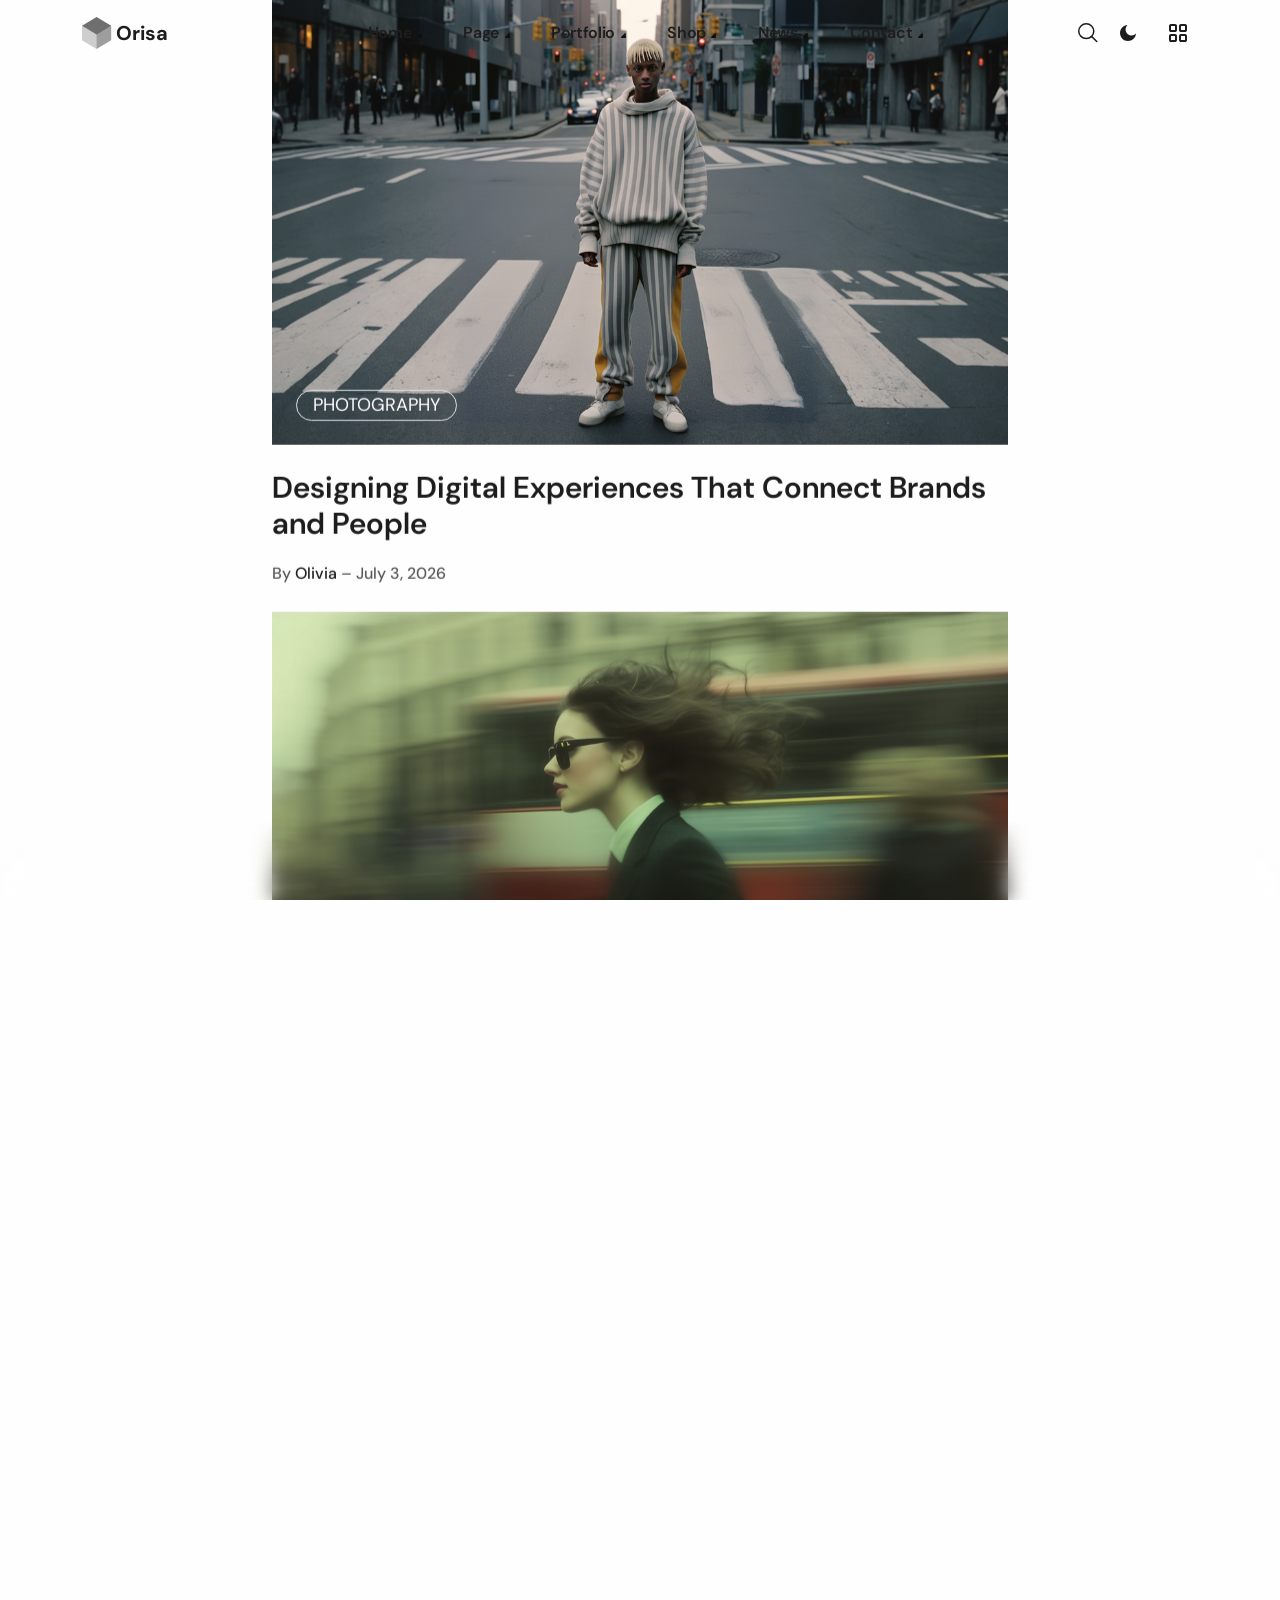
<file: archive-3.html>
<!doctype html>
<html lang="en">

<head>
    <meta charset="UTF-8">
    <meta name="viewport" content="width=device-width, initial-scale=1.0">
    <meta http-equiv="x-ua-compatible" content="ie=edge">
    <meta name="description" content="Orisa — Creative Agency &amp; Portfolio HTML Template. Multi-demo layout kit built with Bootstrap 5.">
    <title>Orisa - Creative Agency & Portfolio HTML Template</title>
    <!-- Favicon icon-->
    <link rel="shortcut icon" type="image/x-icon" href="assets/imgs/template/logo/favicon.svg">

    <!-- Libs CSS -->
    <link rel="stylesheet" href="assets/css/vendors/carouselTicker.css">
    <link rel="stylesheet" href="assets/css/vendors/bootstrap.min.css">
    <link rel="stylesheet" href="assets/css/vendors/swiper-bundle.min.css">
    <link rel="stylesheet" href="assets/css/vendors/nice-select.css">
    <link rel="stylesheet" href="assets/css/vendors/font-awesome-pro.css">
    <link rel="stylesheet" href="assets/css/vendors/magnific-popup.css">
    <link rel="stylesheet" href="assets/css/vendors/odometer.css">
    <link rel="stylesheet" href="assets/css/vendors/spacing.css">

    <!-- Main CSS -->
    <link rel="stylesheet" href="assets/css/main.css">
</head>

<body class="at-magic-cursor">

    <!--search-form-start -->
    <div class="at-search-body-overlay"></div>
    <div class="at-search-form-toggle">
        <div class="container">
            <div class="row mb-60">
                <div class="col-lg-12">
                    <div class="at-search-top d-flex justify-content-between align-items-center">
                        <div class="at-header-logo at-search-logo">
                            <a href="index.html">
                                <img data-width="30" src="assets/imgs/template/logo/favicon.svg" alt="Orisa">
                                <p class="h6 fw-700 fz-24 mb-0">Orisa</p>
                            </a>
                        </div>
                        <button class="at-search-close">
                            <i class="fa-light fa-xmark"></i>
                        </button>
                    </div>
                </div>
            </div>
            <div class="row justify-content-center">
                <div class="col-lg-12">
                    <div class="at-search-form">
                        <form action="#">
                            <div class="at-search-form-input">
                                <input type="text" placeholder="Find what you need…" required>
                                <span class="at-search-focus-border"></span>
                                <button class="at-search-form-btn at-btn" type="submit">
                                    <span>
                                        <span class="text-1">Search</span>
                                        <span class="text-2">Search</span>
                                    </span>
                                    <i class="icon-arrow-right">
                                        <svg xmlns="http://www.w3.org/2000/svg" width="14" height="12" viewBox="0 0 14 12" fill="none">
                                            <path d="M8.33333 1L13 5.66667M13 5.66667L8.33333 10.3333M13 5.66667H1" stroke="currentColor" stroke-width="2" stroke-linecap="round" stroke-linejoin="round" />
                                        </svg>
                                        <svg xmlns="http://www.w3.org/2000/svg" width="14" height="12" viewBox="0 0 14 12" fill="none">
                                            <path d="M8.33333 1L13 5.66667M13 5.66667L8.33333 10.3333M13 5.66667H1" stroke="currentColor" stroke-width="2" stroke-linecap="round" stroke-linejoin="round" />
                                        </svg>
                                    </i>
                                </button>
                            </div>
                        </form>
                    </div>
                </div>
                <div class="col-12">
                    <div class="at-categories">
                        <h3 class="at-categories-title">Popular searches</h3>
                        <ul class="at-categories-list">
                            <li><a href="#" class="at-categories-item">UI / UX Design</a></li>
                            <li><a href="#" class="at-categories-item">Photography</a></li>
                            <li><a href="#" class="at-categories-item">Digital Marketing</a></li>
                            <li><a href="#" class="at-categories-item">Creative</a></li>
                            <li><a href="#" class="at-categories-item">Innovative</a></li>
                            <li><a href="#" class="at-categories-item">Visionary</a></li>
                            <li><a href="#" class="at-categories-item">Disruptive</a></li>
                            <li><a href="#" class="at-categories-item">Adaptive</a></li>
                            <li><a href="#" class="at-categories-item">Reliable</a></li>
                            <li><a href="#" class="at-categories-item">Scalable</a></li>
                            <li><a href="#" class="at-categories-item">Impactful</a></li>
                            <li><a href="#" class="at-categories-item">Dynamic</a></li>
                        </ul>
                    </div>
                </div>
            </div>
        </div>
    </div>
    <!-- search-form-end -->
    <header>

        <!-- header 2 area start -->
        <div class="at-header-area at-header-spacing header-transparent">
            <div class="container">
                <div class="row align-items-center">
                    <div class="col-xl-2 col-6">
                        <div class="at-header-logo">
                            <a href="index.html">
                                <img data-width="30" src="assets/imgs/template/logo/favicon.svg" alt="Orisa">
                                <p class="h6 fw-700 fz-24 mb-0">Orisa</p>
                            </a>
                        </div>
                    </div>
                    <div class="col-xl-8 mx-auto d-none d-xl-flex justify-content-center">
                        <div class="at-main-menu d-inline-flex justify-content-center">
                            <nav class="at-mobile-menu-active">
                                <ul>
                                    <li class="has-dropdown">
                                        <a href="#">Home</a>
                                        <div class="at-submenu submenu at-megamenu">
                                            <div class="row">
                                                <div class="col-xl-6">
                                                    <div class="at-megamenu-box">
                                                        <div class="at-megamenu-title-wrap">
                                                            <span class="at-megamenu-title">Light Version</span>
                                                            <svg xmlns="http://www.w3.org/2000/svg" width="13" height="13" viewBox="0 0 13 13" fill="none">
                                                                <path d="M10.0208 3.41421L1.41421 12.0208L0 10.6066L8.60659 2H1.02082V0H12.0208V11H10.0208V3.41421Z" fill="currentColor" />
                                                            </svg>
                                                        </div>
                                                        <ul>
                                                            <li><a href="index.html">01. Creative Agency</a></li>
                                                            <li><a href="index-2.html">02. Digital Agency</a></li>
                                                            <li><a href="index-3.html">03. Marketing Agency</a></li>
                                                            <li><a href="index-4.html">04. AI & Tech Agency</a></li>
                                                            <li><a href="index-5.html">05. Personal Creative</a></li>
                                                            <li><a href="index-6.html">06. Branding Studio</a></li>
                                                            <li><a href="index-7.html">07. Startup Agency</a></li>
                                                            <li><a href="index-8.html">08. UI/UX Agency</a></li>
                                                            <li><a href="index-9.html">09. Morden Agency</a></li>
                                                            <li><a href="index-10.html">10. 3D Studio</a></li>
                                                            <li><a href="index-11.html">11. Motion & Video Studio</a></li>
                                                            <li><a href="index-12.html">12. Minimal Portfolio</a></li>
                                                            <li><a href="index-13.html">13. Architecture Studio</a></li>
                                                            <li><a href="index-14.html">14. Photography Showcase</a></li>
                                                            <li><a href="index-15.html">15. Agency Portfolio</a></li>
                                                        </ul>
                                                    </div>
                                                </div>
                                                <div class="col-xl-6">
                                                    <div class="at-megamenu-box">
                                                        <div class="at-megamenu-title-wrap">
                                                            <span class="at-megamenu-title">Dark Version</span>
                                                            <svg xmlns="http://www.w3.org/2000/svg" width="13" height="13" viewBox="0 0 13 13" fill="none">
                                                                <path d="M10.0208 3.41421L1.41421 12.0208L0 10.6066L8.60659 2H1.02082V0H12.0208V11H10.0208V3.41421Z" fill="currentColor" />
                                                            </svg>
                                                        </div>
                                                        <ul>
                                                            <li><a href="index-dark.html">01. Creative Agency</a></li>
                                                            <li><a href="index-2-dark.html">02. Digital Agency</a></li>
                                                            <li><a href="index-3-dark.html">03. Marketing Agency</a></li>
                                                            <li><a href="index-4-dark.html">04. AI & Tech Agency</a></li>
                                                            <li><a href="index-5-dark.html">05. Personal Creative</a></li>
                                                            <li><a href="index-6-dark.html">06. Branding Studio</a></li>
                                                            <li><a href="index-7-dark.html">07. Startup Agency</a></li>
                                                            <li><a href="index-8-dark.html">08. UI/UX Agency</a></li>
                                                            <li><a href="index-9-dark.html">09. Morden Agency</a></li>
                                                            <li><a href="index-10-dark.html">10. 3D Studio</a></li>
                                                            <li><a href="index-11-dark.html">11. Motion & Video Studio</a></li>
                                                            <li><a href="index-12-dark.html">12. Minimal Portfolio</a></li>
                                                            <li><a href="index-13-dark.html">13. Architecture Studio</a></li>
                                                            <li><a href="index-14-dark.html">14. Photography Studio</a></li>
                                                            <li><a href="index-15-dark.html">15. Agency Portfolio</a></li>
                                                        </ul>
                                                    </div>
                                                </div>
                                            </div>
                                        </div>
                                    </li>
                                    <li class="has-dropdown">
                                        <a href="#">Page</a>
                                        <div class="at-submenu submenu at-megamenu">
                                            <div class="row">
                                                <div class="col-xl-4">
                                                    <div class="at-megamenu-box">
                                                        <div class="at-megamenu-title-wrap">
                                                            <span class="at-megamenu-title">About Us</span>
                                                            <svg xmlns="http://www.w3.org/2000/svg" width="13" height="13" viewBox="0 0 13 13" fill="none">
                                                                <path d="M10.0208 3.41421L1.41421 12.0208L0 10.6066L8.60659 2H1.02082V0H12.0208V11H10.0208V3.41421Z" fill="currentColor" />
                                                            </svg>
                                                        </div>
                                                        <ul>
                                                            <li><a href="about-1.html">About 01</a></li>
                                                            <li><a href="about-2.html">About 02</a></li>
                                                            <li><a href="about-3.html">About 03</a></li>
                                                        </ul>
                                                    </div>
                                                </div>
                                                <div class="col-xl-4">
                                                    <div class="at-megamenu-box">
                                                        <div class="at-megamenu-title-wrap">
                                                            <span class="at-megamenu-title">Services</span>
                                                            <svg xmlns="http://www.w3.org/2000/svg" width="13" height="13" viewBox="0 0 13 13" fill="none">
                                                                <path d="M10.0208 3.41421L1.41421 12.0208L0 10.6066L8.60659 2H1.02082V0H12.0208V11H10.0208V3.41421Z" fill="currentColor" />
                                                            </svg>
                                                        </div>
                                                        <ul>
                                                            <li><a href="services-1.html">Service 01</a></li>
                                                            <li><a href="services-2.html">Service 02</a></li>
                                                            <li><a href="services-3.html">Service 03</a></li>
                                                            <li><a href="services-details.html">Service Details</a></li>
                                                        </ul>
                                                    </div>
                                                </div>
                                                <div class="col-xl-4">
                                                    <div class="at-megamenu-box">
                                                        <div class="at-megamenu-title-wrap">
                                                            <span class="at-megamenu-title">Other</span>
                                                            <svg xmlns="http://www.w3.org/2000/svg" width="13" height="13" viewBox="0 0 13 13" fill="none">
                                                                <path d="M10.0208 3.41421L1.41421 12.0208L0 10.6066L8.60659 2H1.02082V0H12.0208V11H10.0208V3.41421Z" fill="currentColor" />
                                                            </svg>
                                                        </div>
                                                        <ul>
                                                            <li><a href="team.html">Team</a></li>
                                                            <li><a href="team-details.html">Team Details</a></li>
                                                            <li><a href="pricing.html">Pricing</a></li>
                                                            <li><a href="coming-soon.html">Coming Soon</a></li>
                                                            <li><a href="faqs.html">FAQs</a></li>
                                                            <li><a href="404.html">404 Page</a></li>
                                                        </ul>
                                                    </div>
                                                </div>
                                            </div>
                                        </div>
                                    </li>
                                    <li class="has-dropdown">
                                        <a href="#">Portfolio</a>
                                        <div class="at-submenu submenu at-megamenu">
                                            <div class="row">
                                                <div class="col-xl-4">
                                                    <div class="at-megamenu-box">
                                                        <div class="at-megamenu-title-wrap">
                                                            <span class="at-megamenu-title">Creative</span>
                                                            <svg xmlns="http://www.w3.org/2000/svg" width="13" height="13" viewBox="0 0 13 13" fill="none">
                                                                <path d="M10.0208 3.41421L1.41421 12.0208L0 10.6066L8.60659 2H1.02082V0H12.0208V11H10.0208V3.41421Z" fill="currentColor" />
                                                            </svg>
                                                        </div>
                                                        <ul>
                                                            <li><a href="portfolio-cinema.html">Portfolio Cinema</a></li>
                                                            <li><a href="portfolio-split.html">Portfolio Split</a></li>
                                                            <li><a href="portfolio-stack.html">Portfolio Stack</a></li>
                                                            <li><a href="portfolio-curtain.html">Portfolio Curtain</a></li>
                                                            <li><a href="portfolio-zstack.html">Portfolio Z-Stack</a></li>
                                                            <li><a href="portfolio-vista.html">Portfolio Vista</a></li>
                                                            <li><a href="portfolio-horizontal.html">Portfolio Horizontal</a></li>
                                                            <li><a href="portfolio-gallery.html">Portfolio Gallery</a></li>
                                                        </ul>
                                                    </div>
                                                </div>
                                                <div class="col-xl-4">
                                                    <div class="at-megamenu-box">
                                                        <div class="at-megamenu-title-wrap">
                                                            <span class="at-megamenu-title">Classic</span>
                                                            <svg xmlns="http://www.w3.org/2000/svg" width="13" height="13" viewBox="0 0 13 13" fill="none">
                                                                <path d="M10.0208 3.41421L1.41421 12.0208L0 10.6066L8.60659 2H1.02082V0H12.0208V11H10.0208V3.41421Z" fill="currentColor" />
                                                            </svg>
                                                        </div>
                                                        <ul>
                                                            <li><a href="portfolio-1.html">Portfolio 01</a></li>
                                                            <li><a href="portfolio-2.html">Portfolio 02</a></li>
                                                            <li><a href="portfolio-3.html">Portfolio 03</a></li>
                                                            <li><a href="portfolio-4.html">Portfolio 04</a></li>
                                                            <li><a href="portfolio-5.html">Portfolio 05</a></li>
                                                            <li><a href="portfolio-6.html">Portfolio 06</a></li>
                                                        </ul>
                                                    </div>
                                                </div>
                                                <div class="col-xl-4">
                                                    <div class="at-megamenu-box">
                                                        <div class="at-megamenu-title-wrap">
                                                            <span class="at-megamenu-title">Details</span>
                                                            <svg xmlns="http://www.w3.org/2000/svg" width="13" height="13" viewBox="0 0 13 13" fill="none">
                                                                <path d="M10.0208 3.41421L1.41421 12.0208L0 10.6066L8.60659 2H1.02082V0H12.0208V11H10.0208V3.41421Z" fill="currentColor" />
                                                            </svg>
                                                        </div>
                                                        <ul>
                                                            <li><a href="portfolio-details-1.html">Portfolio Details 01</a></li>
                                                            <li><a href="portfolio-details-2.html">Portfolio Details 02</a></li>
                                                            <li><a href="portfolio-details-3.html">Portfolio Details 03</a></li>
                                                            <li><a href="portfolio-details-4.html">Portfolio Details 04</a></li>
                                                            <li><a href="portfolio-details-5.html">Portfolio Details 05</a></li>
                                                            <li><a href="portfolio-details-6.html">Portfolio Details 06</a></li>
                                                        </ul>
                                                    </div>
                                                </div>
                                            </div>
                                        </div>
                                    </li>
                                    <li class="has-dropdown">
                                        <a href="#">Shop</a>
                                        <ul class="at-submenu submenu">
                                            <li><a href="product-archive.html">Products Listing</a></li>
                                            <li><a href="product-details.html">Product Details</a></li>
                                            <li><a href="product-cart.html">Cart</a></li>
                                            <li><a href="product-checkout.html">Checkout</a></li>
                                        </ul>
                                    </li>
                                    <li class="has-dropdown">
                                        <a href="#">News</a>
                                        <ul class="at-submenu submenu">
                                            <li><a href="archive-1.html">Blog 01</a></li>
                                            <li><a href="archive-2.html">Blog 02</a></li>
                                            <li><a href="archive-3.html">Blog 03</a></li>
                                            <li><a href="archive-4.html">Blog 04</a></li>
                                            <li><a href="blog-details.html">Post Details</a></li>
                                        </ul>
                                    </li>
                                    <li class="has-dropdown">
                                        <a href="#">Contact</a>
                                        <ul class="at-submenu submenu">
                                            <li><a href="contact-1.html">Contact 01</a></li>
                                            <li><a href="contact-2.html">Contact 02</a></li>
                                        </ul>
                                    </li>
                                </ul>
                            </nav>
                        </div>
                    </div>
                    <div class="col-xl-2 col-6">
                        <div class="at-header-right gap-3 d-flex justify-content-end align-items-center">
                            <button class="at-header-search-btn at-search-click">
                                <svg width="20" height="20" viewBox="0 0 20 20" fill="none" xmlns="http://www.w3.org/2000/svg">
                                    <path d="M18.7508 18.5233L13.5538 13.392M13.5538 13.392C14.9604 12.0032 15.7506 10.1196 15.7506 8.15551C15.7506 6.19144 14.9604 4.30782 13.5538 2.91902C12.1472 1.53022 10.2395 0.75 8.25028 0.75C6.26108 0.75 4.35336 1.53022 2.94678 2.91902C1.54021 4.30782 0.75 6.19144 0.75 8.15551C0.75 10.1196 1.54021 12.0032 2.94678 13.392C4.35336 14.7808 6.26108 15.561 8.25028 15.561C10.2395 15.561 12.1472 14.7808 13.5538 13.392Z" stroke="currentColor" stroke-width="1.5" stroke-linecap="round" stroke-linejoin="round" />
                                </svg>
                            </button>
                            <div class="dark-light-mode">
                                <label for="switch" class="toggle dark-light-switcher">
                                    <input type="checkbox" class="input" id="switch">
                                    <span class="icon icon--moon">
                                        <svg xmlns="http://www.w3.org/2000/svg" width="16" height="16" viewBox="0 0 16 16" fill="none">
                                            <path d="M7.51166 0C6.33857 1.09609 5.6053 2.65694 5.6053 4.38904C5.6053 7.70586 8.29416 10.3947 11.611 10.3947C13.3431 10.3947 14.9039 9.66146 16 8.48836C15.7439 12.6798 12.2635 16 8.00757 16C3.58511 16 0 12.4149 0 7.99245C0 3.73655 3.32017 0.256105 7.51166 0Z" fill="currentColor" />
                                        </svg>
                                    </span>
                                    <span class="icon icon--sun">
                                        <svg xmlns="http://www.w3.org/2000/svg" viewBox="0 0 24 24" fill="currentColor" width="28" height="28">
                                            <path d="M12 2.25a.75.75 0 01.75.75v2.25a.75.75 0 01-1.5 0V3a.75.75 0 01.75-.75zM7.5 12a4.5 4.5 0 119 0 4.5 4.5 0 01-9 0zM18.894 6.166a.75.75 0 00-1.06-1.06l-1.591 1.59a.75.75 0 101.06 1.061l1.591-1.59zM21.75 12a.75.75 0 01-.75.75h-2.25a.75.75 0 010-1.5H21a.75.75 0 01.75.75zM17.834 18.894a.75.75 0 001.06-1.06l-1.59-1.591a.75.75 0 10-1.061 1.06l1.59 1.591zM12 18a.75.75 0 01.75.75V21a.75.75 0 01-1.5 0v-2.25A.75.75 0 0112 18zM7.758 17.303a.75.75 0 00-1.061-1.06l-1.591 1.59a.75.75 0 001.06 1.061l1.591-1.59zM6 12a.75.75 0 01-.75.75H3a.75.75 0 010-1.5h2.25A.75.75 0 016 12zM6.697 7.757a.75.75 0 001.06-1.06l-1.59-1.591a.75.75 0 00-1.061 1.06l1.59 1.591z">
                                            </path>
                                        </svg>
                                    </span>
                                </label>
                            </div>
                            <button class="at-menu-bar at-header-sidebar-btn">
                                <svg xmlns="http://www.w3.org/2000/svg" width="18" height="18" viewBox="0 0 18 18" fill="none">
                                    <path d="M1 2C1 1.73478 1.10536 1.48043 1.29289 1.29289C1.48043 1.10536 1.73478 1 2 1H6C6.26522 1 6.51957 1.10536 6.70711 1.29289C6.89464 1.48043 7 1.73478 7 2V6C7 6.26522 6.89464 6.51957 6.70711 6.70711C6.51957 6.89464 6.26522 7 6 7H2C1.73478 7 1.48043 6.89464 1.29289 6.70711C1.10536 6.51957 1 6.26522 1 6V2ZM11 2C11 1.73478 11.1054 1.48043 11.2929 1.29289C11.4804 1.10536 11.7348 1 12 1H16C16.2652 1 16.5196 1.10536 16.7071 1.29289C16.8946 1.48043 17 1.73478 17 2V6C17 6.26522 16.8946 6.51957 16.7071 6.70711C16.5196 6.89464 16.2652 7 16 7H12C11.7348 7 11.4804 6.89464 11.2929 6.70711C11.1054 6.51957 11 6.26522 11 6V2ZM1 12C1 11.7348 1.10536 11.4804 1.29289 11.2929C1.48043 11.1054 1.73478 11 2 11H6C6.26522 11 6.51957 11.1054 6.70711 11.2929C6.89464 11.4804 7 11.7348 7 12V16C7 16.2652 6.89464 16.5196 6.70711 16.7071C6.51957 16.8946 6.26522 17 6 17H2C1.73478 17 1.48043 16.8946 1.29289 16.7071C1.10536 16.5196 1 16.2652 1 16V12ZM11 12C11 11.7348 11.1054 11.4804 11.2929 11.2929C11.4804 11.1054 11.7348 11 12 11H16C16.2652 11 16.5196 11.1054 16.7071 11.2929C16.8946 11.4804 17 11.7348 17 12V16C17 16.2652 16.8946 16.5196 16.7071 16.7071C16.5196 16.8946 16.2652 17 16 17H12C11.7348 17 11.4804 16.8946 11.2929 16.7071C11.1054 16.5196 11 16.2652 11 16V12Z" stroke="currentColor" stroke-width="2" stroke-linecap="round" stroke-linejoin="round" />
                                </svg>
                            </button>
                        </div>
                    </div>
                </div>
            </div>
        </div>
        <!-- header area end -->

        <!-- sticky-menu-area -->
        <button id="header-sticky" class="hamburger-open-btn hamburger-sticky-menu">
            <span>MENU</span>
            <span class="icon">

                <svg xmlns="http://www.w3.org/2000/svg" width="24" height="24" viewBox="0 0 24 24" fill="none">
                    <path d="M4 5C4 4.73478 4.10536 4.48043 4.29289 4.29289C4.48043 4.10536 4.73478 4 5 4H9C9.26522 4 9.51957 4.10536 9.70711 4.29289C9.89464 4.48043 10 4.73478 10 5V9C10 9.26522 9.89464 9.51957 9.70711 9.70711C9.51957 9.89464 9.26522 10 9 10H5C4.73478 10 4.48043 9.89464 4.29289 9.70711C4.10536 9.51957 4 9.26522 4 9V5ZM14 5C14 4.73478 14.1054 4.48043 14.2929 4.29289C14.4804 4.10536 14.7348 4 15 4H19C19.2652 4 19.5196 4.10536 19.7071 4.29289C19.8946 4.48043 20 4.73478 20 5V9C20 9.26522 19.8946 9.51957 19.7071 9.70711C19.5196 9.89464 19.2652 10 19 10H15C14.7348 10 14.4804 9.89464 14.2929 9.70711C14.1054 9.51957 14 9.26522 14 9V5ZM4 15C4 14.7348 4.10536 14.4804 4.29289 14.2929C4.48043 14.1054 4.73478 14 5 14H9C9.26522 14 9.51957 14.1054 9.70711 14.2929C9.89464 14.4804 10 14.7348 10 15V19C10 19.2652 9.89464 19.5196 9.70711 19.7071C9.51957 19.8946 9.26522 20 9 20H5C4.73478 20 4.48043 19.8946 4.29289 19.7071C4.10536 19.5196 4 19.2652 4 19V15ZM14 15C14 14.7348 14.1054 14.4804 14.2929 14.2929C14.4804 14.1054 14.7348 14 15 14H19C19.2652 14 19.5196 14.1054 19.7071 14.2929C19.8946 14.4804 20 14.7348 20 15V19C20 19.2652 19.8946 19.5196 19.7071 19.7071C19.5196 19.8946 19.2652 20 19 20H15C14.7348 20 14.4804 19.8946 14.2929 19.7071C14.1054 19.5196 14 19.2652 14 19V15Z" stroke="currentColor" stroke-width="2" stroke-linecap="round" stroke-linejoin="round" />
                </svg>
            </span>
        </button>
        <!-- sticky-menu-end -->

    </header>
    <!-- at-offcanvus-area-start -->
    <div class="at-offcanvas-area">
        <div class="at-offcanvas">
            <div class="at-offcanvas-top d-flex align-items-center justify-content-between">
                <div class="at-offcanvas-logo">
                    <a href="index.html">
                        <img data-width="30" src="assets/imgs/template/logo/favicon.svg" alt="Orisa">
                        <p class="h6 fw-700 fz-24 mb-0">Orisa</p>
                    </a>
                </div>
                <div class="at-offcanvas-close-btn">
                    <button class="close-btn">
                        <svg width="37" height="38" viewBox="0 0 37 38" fill="none" xmlns="http://www.w3.org/2000/svg">
                            <path d="M9.19141 9.80762L27.5762 28.1924" stroke="currentColor" stroke-width="1.5" stroke-linecap="round" stroke-linejoin="round" />
                            <path d="M9.19141 28.1924L27.5762 9.80761" stroke="currentColor" stroke-width="1.5" stroke-linecap="round" stroke-linejoin="round" />
                        </svg>
                    </button>
                </div>
            </div>
            <div class="at-offcanvas-content d-none d-xl-block">
                <h3 class="at-offcanvas-title">Howdy!</h3>
                <p class="fz-font-lg">We blend strategy, creativity, and technology to help brands grow, connect, and stand out in an ever-evolving digital world. </p>
            </div>
            <div class="at-offcanvas-menu d-xl-none pb-50">
                <nav></nav>
            </div>
            <div class="at-offcanvas-gallery d-none d-xl-block">
                <div class="sec-2-home-5__avatars-row d-flex gap-2">
                    <div class="sec-2-home-5__avatar-sm at-offcanvas-gallery-img">
                        <img class="img-cover" src="assets/imgs/template/avatar/avatar-10.webp" alt="orisa">
                    </div>
                    <div class="sec-2-home-5__avatar-sm at-offcanvas-gallery-img">
                        <img class="img-cover" src="assets/imgs/template/avatar/avatar-11.webp" alt="orisa">
                    </div>
                    <div class="sec-2-home-5__avatar-sm at-offcanvas-gallery-img">
                        <img class="img-cover" src="assets/imgs/template/avatar/avatar-12.webp" alt="orisa">
                    </div>
                    <div class="sec-2-home-5__avatar-sm at-offcanvas-gallery-img">
                        <img class="img-cover" src="assets/imgs/template/avatar/avatar-13.webp" alt="orisa">
                    </div>
                    <div class="sec-2-home-5__avatar-sm at-offcanvas-gallery-img">
                        <img class="img-cover" src="assets/imgs/template/avatar/avatar-14.webp" alt="orisa">
                    </div>
                </div>
            </div>
            <div class="at-offcanvas-contact">
                <h4 class="h5 at-offcanvas-title sm">Get in touch</h4>
                <ul>
                    <li><a class="fz-font-lg" href="tel:2125557398">(212) 555-7398</a></li>
                    <li><a class="fz-font-lg" href="mailto:hello@aleric.com">hello@orisa.com</a></li>
                    <li>
                        <a class="fz-font-lg" href="#">
                            245 Fifth Avenue, Suite 1800 <br>
                            New York, NY 10016, USA
                        </a>
                    </li>
                </ul>
            </div>
            <div class="at-offcanvas-social">
                <h3 class="at-offcanvas-title sm">Follow Us</h3>
                <ul class="at-offcanvas-social__grid">
                    <li>
                        <a href="#" class="at-offcanvas-social__link" aria-label="Twitter">
                            <svg xmlns="http://www.w3.org/2000/svg" width="18" height="18" viewBox="0 0 16 15" fill="none" aria-hidden="true">
                                <path fill-rule="evenodd" clip-rule="evenodd" d="M0 0H5.25L8.98421 5.21053L13.5 0H15.5L9.8895 6.47368L16 15H10.75L7.01579 9.7895L2.5 15H0.5L6.11053 8.52632L0 0ZM11.5204 13.5L2.92043 1.5H4.47957L13.0796 13.5H11.5204Z" fill="currentColor" />
                            </svg>
                            <span>Twitter</span>
                        </a>
                    </li>
                    <li>
                        <a href="#" class="at-offcanvas-social__link" aria-label="Facebook">
                            <svg xmlns="http://www.w3.org/2000/svg" width="18" height="18" viewBox="0 0 18 18" fill="none" aria-hidden="true">
                                <path d="M12.4024 18V11.0344H14.7347L15.0838 8.3265H12.4024V6.59765C12.4024 5.81364 12.62 5.27934 13.7443 5.27934L15.1783 5.27867V2.85676C14.9302 2.82382 14.0791 2.75006 13.0888 2.75006C11.0213 2.75006 9.606 4.01198 9.606 6.32952V8.3265H7.2677V11.0344H9.606V18H1C0.44772 18 0 17.5523 0 17V1C0 0.44772 0.44772 0 1 0H17C17.5523 0 18 0.44772 18 1V17C18 17.5523 17.5523 18 17 18H12.4024Z" fill="currentColor" />
                            </svg>
                            <span>Facebook</span>
                        </a>
                    </li>
                    <li>
                        <a href="#" class="at-offcanvas-social__link" aria-label="LinkedIn">
                            <svg xmlns="http://www.w3.org/2000/svg" width="18" height="18" viewBox="0 0 18 18" fill="none" aria-hidden="true">
                                <path d="M15.3352 15.339H12.6697V11.1622C12.6697 10.1662 12.6495 8.8845 11.2807 8.8845C9.89102 8.8845 9.67872 9.9683 9.67872 11.0887V15.339H7.01322V6.75H9.57372V7.9207H9.60822C9.96602 7.2457 10.836 6.53325 12.1357 6.53325C14.8365 6.53325 15.336 8.3108 15.336 10.6245L15.3352 15.339ZM4.00275 5.57475C3.14475 5.57475 2.4555 4.88025 2.4555 4.026C2.4555 3.1725 3.1455 2.47875 4.00275 2.47875C4.85775 2.47875 5.55075 3.1725 5.55075 4.026C5.55075 4.88025 4.857 5.57475 4.00275 5.57475ZM5.33925 15.339H2.66625V6.75H5.33925V15.339ZM16.6687 0H1.32825C0.594 0 0 0.5805 0 1.29675V16.7033C0 17.4202 0.594 18 1.32825 18H16.6665C17.4 18 18 17.4202 18 16.7033V1.29675C18 0.5805 17.4 0 16.6665 0H16.6687Z" fill="currentColor" />
                            </svg>
                            <span>Linkedin</span>
                        </a>
                    </li>
                    <li>
                        <a href="#" class="at-offcanvas-social__link" aria-label="Instagram">
                            <svg xmlns="http://www.w3.org/2000/svg" width="18" height="18" viewBox="0 0 18 18" fill="none" aria-hidden="true">
                                <path d="M9.92475 0C10.9376 0.00167406 11.4509 0.00703828 11.8945 0.0202418L12.0692 0.025948C12.2709 0.0331213 12.47 0.0421215 12.7101 0.0533719C13.6678 0.0976265 14.3211 0.249129 14.8949 0.471887C15.4881 0.700648 15.9892 1.00966 16.4894 1.50993C16.9889 2.0102 17.298 2.51271 17.5275 3.10448C17.7494 3.67751 17.901 4.33153 17.946 5.28931C17.9567 5.52933 17.9653 5.72841 17.9725 5.93024L17.9781 6.10492C17.9913 6.5484 17.9973 7.06177 17.9992 8.07471L17.9999 8.74577C18 8.82777 18 8.91237 18 8.99967L17.9999 9.25357L17.9994 9.92472C17.9977 10.9376 17.9923 11.451 17.9791 11.8944L17.9734 12.0691C17.9662 12.271 17.9572 12.4701 17.946 12.7101C17.9017 13.6679 17.7494 14.3211 17.5275 14.8949C17.2987 15.4882 16.9889 15.9892 16.4894 16.4895C15.9892 16.989 15.4859 17.298 14.8949 17.5275C14.3211 17.7495 13.6678 17.901 12.7101 17.946C12.47 17.9567 12.2709 17.9654 12.0692 17.9725L11.8945 17.9781C11.4509 17.9914 10.9376 17.9973 9.92475 17.9993L9.25359 18C9.1716 18 9.087 18 8.99969 18H8.7458L8.07464 17.9994C7.06175 17.9977 6.54839 17.9924 6.1049 17.9791L5.93022 17.9734C5.72839 17.9662 5.5293 17.9572 5.2893 17.946C4.33151 17.9018 3.67899 17.7495 3.10448 17.5275C2.51195 17.2988 2.01018 16.989 1.50992 16.4895C1.00965 15.9892 0.701394 15.4859 0.471886 14.8949C0.249129 14.3211 0.0983735 13.6679 0.053372 12.7101C0.0426796 12.4701 0.0339582 12.271 0.026893 12.0691L0.0212318 11.8944C0.00806435 11.451 0.00206123 10.9376 0.000117163 9.92472L0 8.07471C0.00167406 7.06177 0.00702925 6.5484 0.0202327 6.10492L0.0259479 5.93024C0.0331212 5.72841 0.0421216 5.52933 0.053372 5.28931C0.0976175 4.33078 0.249129 3.67825 0.471886 3.10448C0.700638 2.51196 1.00965 2.0102 1.50992 1.50993C2.01018 1.00966 2.51271 0.701396 3.10448 0.471887C3.67825 0.249129 4.33077 0.0983735 5.2893 0.0533719C5.5293 0.0426885 5.72839 0.0339673 5.93022 0.026902L6.1049 0.0212407C6.54839 0.00806417 7.06175 0.00206102 8.07464 0.000116949L9.92475 0ZM8.99969 4.49953C6.51298 4.49953 4.49952 6.51518 4.49952 8.99967C4.49952 11.4864 6.51517 13.4998 8.99969 13.4998C11.4864 13.4998 13.4998 11.4842 13.4998 8.99967C13.4998 6.513 11.4841 4.49953 8.99969 4.49953ZM8.99969 6.2996C10.491 6.2996 11.6998 7.50805 11.6998 8.99967C11.6998 10.4909 10.4913 11.6998 8.99969 11.6998C7.50843 11.6998 6.29958 10.4914 6.29958 8.99967C6.29958 7.50841 7.50798 6.2996 8.99969 6.2996ZM13.7249 3.14949C13.1045 3.14949 12.5998 3.65342 12.5998 4.27376C12.5998 4.89411 13.1037 5.39882 13.7249 5.39882C14.3452 5.39882 14.8499 4.89489 14.8499 4.27376C14.8499 3.65342 14.3443 3.14871 13.7249 3.14949Z" fill="currentColor" />
                            </svg>
                            <span>Instagram</span>
                        </a>
                    </li>
                    <li>
                        <a href="#" class="at-offcanvas-social__link" aria-label="Youtube">
                            <svg xmlns="http://www.w3.org/2000/svg" width="18" height="13" viewBox="0 0 18 13" fill="none" aria-hidden="true">
                                <path fill-rule="evenodd" clip-rule="evenodd" d="M16.0322 0.388283C16.8071 0.602295 17.4162 1.23059 17.6237 2.03009C17.9985 3.47775 18 6.49997 18 6.49997C18 6.49997 18 9.52214 17.6237 10.9698C17.4162 11.7694 16.8071 12.3977 16.0322 12.6116C14.6291 13 8.99997 13 8.99997 13C8.99997 13 3.37092 13 1.96772 12.6116C1.1928 12.3977 0.583804 11.7694 0.376354 10.9698C-3.83173e-08 9.52214 0 6.49997 0 6.49997C0 6.49997 -3.83173e-08 3.47775 0.376354 2.03009C0.583804 1.23059 1.1928 0.602295 1.96772 0.388283C3.37092 1.18595e-07 8.99997 0 8.99997 0C8.99997 0 14.6291 1.18595e-07 16.0322 0.388283ZM11.8751 6.50027L7.19879 9.2855V3.71499L11.8751 6.50027Z" fill="currentColor" />
                            </svg>
                            <span>Youtube</span>
                        </a>
                    </li>
                </ul>
            </div>
        </div>
    </div>
    <div class="body-overlay"></div>
    <!-- at-offcanvus-area-end -->

    <!-- offcanvas 2 start -->
    <div class="at-offcanvas-2-area">
        <div class="offcanvas-bg"></div>
        <div class="at-offcanvas-2-wrapper offcanvas-menu">
            <div class="at-offcanvas-2-left">
                <div class="at-header-logo d-flex justify-content-between align-items-center mb-50">
                    <a href="index.html">
                        <img class="dark-mode-invert" data-width="30" src="assets/imgs/template/logo/favicon.svg" alt="Orisa">
                        <p class="h6 fw-700 fz-24 mb-0">Orisa</p>
                    </a>
                    <span class="hamburger-close-btn">
                        <svg width="37" height="38" viewBox="0 0 37 38" fill="none" xmlns="http://www.w3.org/2000/svg">
                            <path d="M9.19141 9.80762L27.5762 28.1924" stroke="currentColor" stroke-width="1.5" stroke-linecap="round" stroke-linejoin="round" />
                            <path d="M9.19141 28.1924L27.5762 9.80761" stroke="currentColor" stroke-width="1.5" stroke-linecap="round" stroke-linejoin="round" />
                        </svg>
                    </span>
                </div>
                <div class="at-offcanvas-menu counter-row">
                    <nav></nav>
                </div>
                <div class="at-offcanvas-social">
                    <ul class="at-offcanvas-social__grid">
                        <li>
                            <a href="#" class="at-offcanvas-social__link" aria-label="Twitter">
                                <svg xmlns="http://www.w3.org/2000/svg" width="18" height="18" viewBox="0 0 16 15" fill="none" aria-hidden="true">
                                    <path fill-rule="evenodd" clip-rule="evenodd" d="M0 0H5.25L8.98421 5.21053L13.5 0H15.5L9.8895 6.47368L16 15H10.75L7.01579 9.7895L2.5 15H0.5L6.11053 8.52632L0 0ZM11.5204 13.5L2.92043 1.5H4.47957L13.0796 13.5H11.5204Z" fill="currentColor" />
                                </svg>
                                <span>Twitter</span>
                            </a>
                        </li>
                        <li>
                            <a href="#" class="at-offcanvas-social__link" aria-label="Facebook">
                                <svg xmlns="http://www.w3.org/2000/svg" width="18" height="18" viewBox="0 0 18 18" fill="none" aria-hidden="true">
                                    <path d="M12.4024 18V11.0344H14.7347L15.0838 8.3265H12.4024V6.59765C12.4024 5.81364 12.62 5.27934 13.7443 5.27934L15.1783 5.27867V2.85676C14.9302 2.82382 14.0791 2.75006 13.0888 2.75006C11.0213 2.75006 9.606 4.01198 9.606 6.32952V8.3265H7.2677V11.0344H9.606V18H1C0.44772 18 0 17.5523 0 17V1C0 0.44772 0.44772 0 1 0H17C17.5523 0 18 0.44772 18 1V17C18 17.5523 17.5523 18 17 18H12.4024Z" fill="currentColor" />
                                </svg>
                                <span>Facebook</span>
                            </a>
                        </li>
                        <li>
                            <a href="#" class="at-offcanvas-social__link" aria-label="LinkedIn">
                                <svg xmlns="http://www.w3.org/2000/svg" width="18" height="18" viewBox="0 0 18 18" fill="none" aria-hidden="true">
                                    <path d="M15.3352 15.339H12.6697V11.1622C12.6697 10.1662 12.6495 8.8845 11.2807 8.8845C9.89102 8.8845 9.67872 9.9683 9.67872 11.0887V15.339H7.01322V6.75H9.57372V7.9207H9.60822C9.96602 7.2457 10.836 6.53325 12.1357 6.53325C14.8365 6.53325 15.336 8.3108 15.336 10.6245L15.3352 15.339ZM4.00275 5.57475C3.14475 5.57475 2.4555 4.88025 2.4555 4.026C2.4555 3.1725 3.1455 2.47875 4.00275 2.47875C4.85775 2.47875 5.55075 3.1725 5.55075 4.026C5.55075 4.88025 4.857 5.57475 4.00275 5.57475ZM5.33925 15.339H2.66625V6.75H5.33925V15.339ZM16.6687 0H1.32825C0.594 0 0 0.5805 0 1.29675V16.7033C0 17.4202 0.594 18 1.32825 18H16.6665C17.4 18 18 17.4202 18 16.7033V1.29675C18 0.5805 17.4 0 16.6665 0H16.6687Z" fill="currentColor" />
                                </svg>
                                <span>Linkedin</span>
                            </a>
                        </li>
                        <li>
                            <a href="#" class="at-offcanvas-social__link" aria-label="Instagram">
                                <svg xmlns="http://www.w3.org/2000/svg" width="18" height="18" viewBox="0 0 18 18" fill="none" aria-hidden="true">
                                    <path d="M9.92475 0C10.9376 0.00167406 11.4509 0.00703828 11.8945 0.0202418L12.0692 0.025948C12.2709 0.0331213 12.47 0.0421215 12.7101 0.0533719C13.6678 0.0976265 14.3211 0.249129 14.8949 0.471887C15.4881 0.700648 15.9892 1.00966 16.4894 1.50993C16.9889 2.0102 17.298 2.51271 17.5275 3.10448C17.7494 3.67751 17.901 4.33153 17.946 5.28931C17.9567 5.52933 17.9653 5.72841 17.9725 5.93024L17.9781 6.10492C17.9913 6.5484 17.9973 7.06177 17.9992 8.07471L17.9999 8.74577C18 8.82777 18 8.91237 18 8.99967L17.9999 9.25357L17.9994 9.92472C17.9977 10.9376 17.9923 11.451 17.9791 11.8944L17.9734 12.0691C17.9662 12.271 17.9572 12.4701 17.946 12.7101C17.9017 13.6679 17.7494 14.3211 17.5275 14.8949C17.2987 15.4882 16.9889 15.9892 16.4894 16.4895C15.9892 16.989 15.4859 17.298 14.8949 17.5275C14.3211 17.7495 13.6678 17.901 12.7101 17.946C12.47 17.9567 12.2709 17.9654 12.0692 17.9725L11.8945 17.9781C11.4509 17.9914 10.9376 17.9973 9.92475 17.9993L9.25359 18C9.1716 18 9.087 18 8.99969 18H8.7458L8.07464 17.9994C7.06175 17.9977 6.54839 17.9924 6.1049 17.9791L5.93022 17.9734C5.72839 17.9662 5.5293 17.9572 5.2893 17.946C4.33151 17.9018 3.67899 17.7495 3.10448 17.5275C2.51195 17.2988 2.01018 16.989 1.50992 16.4895C1.00965 15.9892 0.701394 15.4859 0.471886 14.8949C0.249129 14.3211 0.0983735 13.6679 0.053372 12.7101C0.0426796 12.4701 0.0339582 12.271 0.026893 12.0691L0.0212318 11.8944C0.00806435 11.451 0.00206123 10.9376 0.000117163 9.92472L0 8.07471C0.00167406 7.06177 0.00702925 6.5484 0.0202327 6.10492L0.0259479 5.93024C0.0331212 5.72841 0.0421216 5.52933 0.053372 5.28931C0.0976175 4.33078 0.249129 3.67825 0.471886 3.10448C0.700638 2.51196 1.00965 2.0102 1.50992 1.50993C2.01018 1.00966 2.51271 0.701396 3.10448 0.471887C3.67825 0.249129 4.33077 0.0983735 5.2893 0.0533719C5.5293 0.0426885 5.72839 0.0339673 5.93022 0.026902L6.1049 0.0212407C6.54839 0.00806417 7.06175 0.00206102 8.07464 0.000116949L9.92475 0ZM8.99969 4.49953C6.51298 4.49953 4.49952 6.51518 4.49952 8.99967C4.49952 11.4864 6.51517 13.4998 8.99969 13.4998C11.4864 13.4998 13.4998 11.4842 13.4998 8.99967C13.4998 6.513 11.4841 4.49953 8.99969 4.49953ZM8.99969 6.2996C10.491 6.2996 11.6998 7.50805 11.6998 8.99967C11.6998 10.4909 10.4913 11.6998 8.99969 11.6998C7.50843 11.6998 6.29958 10.4914 6.29958 8.99967C6.29958 7.50841 7.50798 6.2996 8.99969 6.2996ZM13.7249 3.14949C13.1045 3.14949 12.5998 3.65342 12.5998 4.27376C12.5998 4.89411 13.1037 5.39882 13.7249 5.39882C14.3452 5.39882 14.8499 4.89489 14.8499 4.27376C14.8499 3.65342 14.3443 3.14871 13.7249 3.14949Z" fill="currentColor" />
                                </svg>
                                <span>Instagram</span>
                            </a>
                        </li>
                        <li>
                            <a href="#" class="at-offcanvas-social__link" aria-label="Youtube">
                                <svg xmlns="http://www.w3.org/2000/svg" width="18" height="13" viewBox="0 0 18 13" fill="none" aria-hidden="true">
                                    <path fill-rule="evenodd" clip-rule="evenodd" d="M16.0322 0.388283C16.8071 0.602295 17.4162 1.23059 17.6237 2.03009C17.9985 3.47775 18 6.49997 18 6.49997C18 6.49997 18 9.52214 17.6237 10.9698C17.4162 11.7694 16.8071 12.3977 16.0322 12.6116C14.6291 13 8.99997 13 8.99997 13C8.99997 13 3.37092 13 1.96772 12.6116C1.1928 12.3977 0.583804 11.7694 0.376354 10.9698C-3.83173e-08 9.52214 0 6.49997 0 6.49997C0 6.49997 -3.83173e-08 3.47775 0.376354 2.03009C0.583804 1.23059 1.1928 0.602295 1.96772 0.388283C3.37092 1.18595e-07 8.99997 0 8.99997 0C8.99997 0 14.6291 1.18595e-07 16.0322 0.388283ZM11.8751 6.50027L7.19879 9.2855V3.71499L11.8751 6.50027Z" fill="currentColor" />
                                </svg>
                                <span>Youtube</span>
                            </a>
                        </li>
                    </ul>
                </div>
                <span class="hamburger-close-btn hamburger-mobile-close-btn d-md-none">CLOSE</span>
            </div>
        </div>
    </div>
    <!-- offcanvas 2 end -->
    <div class="px-blur-bottom"></div>
    <!-- Begin magic cursor -->
    <div id="magic-cursor" class="cursor-black-bg">
        <div id="ball"></div>
    </div>
    <!-- End magic cursor -->
    <div id="smooth-wrapper">
        <div id="smooth-content" class="z-index-3">
            <main class="bg-neutral-0">
                <!-- archive-3 section 1 -->
                <div class="sec-1-archive-3 pt-150 pb-100">
                    <div class="container">
                        <div class="row g-3">
                            <div class="col-12 text-center">
                                <span class="at-btn common-black bg-transparent mb-10 rounded-0 p-0 justify-content-center">
                                    <span class="text-uppercase">
                                        <span class="text-1">Blog & Resources</span>
                                        <span class="text-2">Blog & Resources</span>
                                    </span>
                                    <i>
                                        <svg width="11" height="11" viewBox="0 0 11 11" fill="none" xmlns="http://www.w3.org/2000/svg">
                                            <path d="M0.21967 9.40717C-0.0732232 9.70006 -0.0732232 10.1749 0.21967 10.4678C0.512563 10.7607 0.987437 10.7607 1.28033 10.4678L0.21967 9.40717ZM10.6875 0.75C10.6875 0.335786 10.3517 2.97145e-09 9.9375 1.50485e-07L3.1875 -2.70983e-07C2.77329 -2.70983e-07 2.4375 0.335786 2.4375 0.75C2.4375 1.16421 2.77329 1.5 3.1875 1.5H9.1875V7.5C9.1875 7.91421 9.52329 8.25 9.9375 8.25C10.3517 8.25 10.6875 7.91421 10.6875 7.5L10.6875 0.75ZM0.75 9.9375L1.28033 10.4678L10.4678 1.28033L9.9375 0.75L9.40717 0.21967L0.21967 9.40717L0.75 9.9375Z" fill="currentColor"></path>
                                        </svg>
                                        <svg width="11" height="11" viewBox="0 0 11 11" fill="none" xmlns="http://www.w3.org/2000/svg">
                                            <path d="M0.21967 9.40717C-0.0732232 9.70006 -0.0732232 10.1749 0.21967 10.4678C0.512563 10.7607 0.987437 10.7607 1.28033 10.4678L0.21967 9.40717ZM10.6875 0.75C10.6875 0.335786 10.3517 2.97145e-09 9.9375 1.50485e-07L3.1875 -2.70983e-07C2.77329 -2.70983e-07 2.4375 0.335786 2.4375 0.75C2.4375 1.16421 2.77329 1.5 3.1875 1.5H9.1875V7.5C9.1875 7.91421 9.52329 8.25 9.9375 8.25C10.3517 8.25 10.6875 7.91421 10.6875 7.5L10.6875 0.75ZM0.75 9.9375L1.28033 10.4678L10.4678 1.28033L9.9375 0.75L9.40717 0.21967L0.21967 9.40717L0.75 9.9375Z" fill="currentColor"></path>
                                        </svg>
                                    </i>
                                </span>
                                <h1 class="fz-ds-1 lh-1 fw-500 mb-0">The Journal</h1>
                            </div>
                            <div class="col-12">
                                <div class="filter-portfolio d-flex flex-wrap align-items-center justify-content-center gap-2">
                                    <a href="#" class="at-btn filter-btn btn-sm" data-filter="design">UI / UX Design</a>
                                    <a href="#" class="at-btn filter-btn btn-sm" data-filter="photography">Photography</a>
                                    <a href="#" class="at-btn filter-btn btn-sm" data-filter="marketing">Digital Marketing</a>
                                </div>
                            </div>
                        </div>
                        <div class="row pt-80">
                            <div class="col-lg-8 mx-auto">
                                <div class="row">
                                    <!-- beautify ignore:start -->
                       <div class="blog-card col-12 mb-30" data-category="photography">
    <div class="blog-card__thumb hover-effect-1 p-relative">
        <a href="#" class="bg-transparent text-uppercase border px-3 py-1 rounded-pill text-white fz-font-md p-absolute bottom-0 start-0 m-4 z-index-3">photography</a>
        <a href="blog-details.html" class="blog-card__img-link">
            <img src="assets/imgs/pages/img-201.webp" class="blog-card__img22" alt="orisa" >
        </a>
    </div>
    <div class="blog-card__content">
        <h2 class="h4 blog-card__title">
            <a href="blog-details.html" class="blog-card__title-link">Designing Digital Experiences That Connect Brands and People</a>
        </h2>
        <p class="blog-card__meta">
            <span class="blog-card__meta-text">By </span>
            <a href="team-details.html" class="blog-card__author">Olivia</a>
            <span class="blog-card__meta-text"> – July 3, 2026</span>
        </p>
    </div>
</div><div class="blog-card col-12 mb-30" data-category="design">
    <div class="blog-card__thumb hover-effect-1 p-relative">
        <a href="#" class="bg-transparent text-uppercase border px-3 py-1 rounded-pill text-white fz-font-md p-absolute bottom-0 start-0 m-4 z-index-3">UI / UX Design</a>
        <a href="blog-details.html" class="blog-card__img-link">
            <img src="assets/imgs/pages/img-202.webp" class="blog-card__img22" alt="orisa" >
        </a>
    </div>
    <div class="blog-card__content">
        <h2 class="h4 blog-card__title">
            <a href="blog-details.html" class="blog-card__title-link">From Concept to Launch: Building Products That Truly Matter</a>
        </h2>
        <p class="blog-card__meta">
            <span class="blog-card__meta-text">By </span>
            <a href="team-details.html" class="blog-card__author">Daniel</a>
            <span class="blog-card__meta-text"> – July 8, 2026</span>
        </p>
    </div>
</div><div class="blog-card col-12 mb-30" data-category="marketing">
    <div class="blog-card__thumb hover-effect-1 p-relative">
        <a href="#" class="bg-transparent text-uppercase border px-3 py-1 rounded-pill text-white fz-font-md p-absolute bottom-0 start-0 m-4 z-index-3">marketing</a>
        <a href="blog-details.html" class="blog-card__img-link">
            <img src="assets/imgs/pages/img-203.webp" class="blog-card__img22" alt="orisa" >
        </a>
    </div>
    <div class="blog-card__content">
        <h2 class="h4 blog-card__title">
            <a href="blog-details.html" class="blog-card__title-link">Creating impactful interfaces through thoughtful design systems</a>
        </h2>
        <p class="blog-card__meta">
            <span class="blog-card__meta-text">By </span>
            <a href="team-details.html" class="blog-card__author">Emma</a>
            <span class="blog-card__meta-text"> – July 12, 2026</span>
        </p>
    </div>
</div><div class="blog-card col-12 mb-30" data-category="design">
    <div class="blog-card__thumb hover-effect-1 p-relative">
        <a href="#" class="bg-transparent text-uppercase border px-3 py-1 rounded-pill text-white fz-font-md p-absolute bottom-0 start-0 m-4 z-index-3">UI / UX Design</a>
        <a href="blog-details.html" class="blog-card__img-link">
            <img src="assets/imgs/pages/img-204.webp" class="blog-card__img22" alt="orisa" >
        </a>
    </div>
    <div class="blog-card__content">
        <h2 class="h4 blog-card__title">
            <a href="blog-details.html" class="blog-card__title-link">Why strong visual identity is the foundation of modern brands</a>
        </h2>
        <p class="blog-card__meta">
            <span class="blog-card__meta-text">By </span>
            <a href="team-details.html" class="blog-card__author">Lucas</a>
            <span class="blog-card__meta-text"> – July 17, 2026</span>
        </p>
    </div>
</div><div class="blog-card col-12 mb-30" data-category="photography">
    <div class="blog-card__thumb hover-effect-1 p-relative">
        <a href="#" class="bg-transparent text-uppercase border px-3 py-1 rounded-pill text-white fz-font-md p-absolute bottom-0 start-0 m-4 z-index-3">photography</a>
        <a href="blog-details.html" class="blog-card__img-link">
            <img src="assets/imgs/pages/img-193.webp" class="blog-card__img22" alt="orisa" >
        </a>
    </div>
    <div class="blog-card__content">
        <h2 class="h4 blog-card__title">
            <a href="blog-details.html" class="blog-card__title-link">Designing with purpose: turning strategy into meaningful experiences</a>
        </h2>
        <p class="blog-card__meta">
            <span class="blog-card__meta-text">By </span>
            <a href="team-details.html" class="blog-card__author">Olivia</a>
            <span class="blog-card__meta-text"> – July 3, 2026</span>
        </p>
    </div>
</div><div class="blog-card col-12 mb-30" data-category="design">
    <div class="blog-card__thumb hover-effect-1 p-relative">
        <a href="#" class="bg-transparent text-uppercase border px-3 py-1 rounded-pill text-white fz-font-md p-absolute bottom-0 start-0 m-4 z-index-3">UI / UX Design</a>
        <a href="blog-details.html" class="blog-card__img-link">
            <img src="assets/imgs/pages/img-194.webp" class="blog-card__img22" alt="orisa" >
        </a>
    </div>
    <div class="blog-card__content">
        <h2 class="h4 blog-card__title">
            <a href="blog-details.html" class="blog-card__title-link">The role of design in building trust in digital products</a>
        </h2>
        <p class="blog-card__meta">
            <span class="blog-card__meta-text">By </span>
            <a href="team-details.html" class="blog-card__author">Daniel</a>
            <span class="blog-card__meta-text"> – July 8, 2026</span>
        </p>
    </div>
</div><div class="blog-card col-12 mb-30" data-category="marketing">
    <div class="blog-card__thumb hover-effect-1 p-relative">
        <a href="#" class="bg-transparent text-uppercase border px-3 py-1 rounded-pill text-white fz-font-md p-absolute bottom-0 start-0 m-4 z-index-3">marketing</a>
        <a href="blog-details.html" class="blog-card__img-link">
            <img src="assets/imgs/pages/img-195.webp" class="blog-card__img22" alt="orisa" >
        </a>
    </div>
    <div class="blog-card__content">
        <h2 class="h4 blog-card__title">
            <a href="blog-details.html" class="blog-card__title-link">How thoughtful UX shapes long-term brand loyalty</a>
        </h2>
        <p class="blog-card__meta">
            <span class="blog-card__meta-text">By </span>
            <a href="team-details.html" class="blog-card__author">Emma</a>
            <span class="blog-card__meta-text"> – July 12, 2026</span>
        </p>
    </div>
</div><div class="blog-card col-12 mb-30" data-category="marketing">
    <div class="blog-card__thumb hover-effect-1 p-relative">
        <a href="#" class="bg-transparent text-uppercase border px-3 py-1 rounded-pill text-white fz-font-md p-absolute bottom-0 start-0 m-4 z-index-3">marketing</a>
        <a href="blog-details.html" class="blog-card__img-link">
            <img src="assets/imgs/pages/img-196.webp" class="blog-card__img22" alt="orisa" >
        </a>
    </div>
    <div class="blog-card__content">
        <h2 class="h4 blog-card__title">
            <a href="blog-details.html" class="blog-card__title-link">Beyond aesthetics: designing interfaces that drive real value</a>
        </h2>
        <p class="blog-card__meta">
            <span class="blog-card__meta-text">By </span>
            <a href="team-details.html" class="blog-card__author">Lucas</a>
            <span class="blog-card__meta-text"> – July 17, 2026</span>
        </p>
    </div>
</div><div class="blog-card col-12 mb-30" data-category="photography">
    <div class="blog-card__thumb hover-effect-1 p-relative">
        <a href="#" class="bg-transparent text-uppercase border px-3 py-1 rounded-pill text-white fz-font-md p-absolute bottom-0 start-0 m-4 z-index-3">photography</a>
        <a href="blog-details.html" class="blog-card__img-link">
            <img src="assets/imgs/pages/img-197.webp" class="blog-card__img22" alt="orisa" >
        </a>
    </div>
    <div class="blog-card__content">
        <h2 class="h4 blog-card__title">
            <a href="blog-details.html" class="blog-card__title-link">Building scalable design systems for growing brands</a>
        </h2>
        <p class="blog-card__meta">
            <span class="blog-card__meta-text">By </span>
            <a href="team-details.html" class="blog-card__author">Olivia</a>
            <span class="blog-card__meta-text"> – July 3, 2026</span>
        </p>
    </div>
</div><div class="blog-card col-12 mb-30" data-category="design">
    <div class="blog-card__thumb hover-effect-1 p-relative">
        <a href="#" class="bg-transparent text-uppercase border px-3 py-1 rounded-pill text-white fz-font-md p-absolute bottom-0 start-0 m-4 z-index-3">UI / UX Design</a>
        <a href="blog-details.html" class="blog-card__img-link">
            <img src="assets/imgs/pages/img-198.webp" class="blog-card__img22" alt="orisa" >
        </a>
    </div>
    <div class="blog-card__content">
        <h2 class="h4 blog-card__title">
            <a href="blog-details.html" class="blog-card__title-link">The intersection of design, technology, and business strategy</a>
        </h2>
        <p class="blog-card__meta">
            <span class="blog-card__meta-text">By </span>
            <a href="team-details.html" class="blog-card__author">Daniel</a>
            <span class="blog-card__meta-text"> – July 8, 2026</span>
        </p>
    </div>
</div><div class="blog-card col-12 mb-30" data-category="marketing">
    <div class="blog-card__thumb hover-effect-1 p-relative">
        <a href="#" class="bg-transparent text-uppercase border px-3 py-1 rounded-pill text-white fz-font-md p-absolute bottom-0 start-0 m-4 z-index-3">marketing</a>
        <a href="blog-details.html" class="blog-card__img-link">
            <img src="assets/imgs/pages/img-199.webp" class="blog-card__img22" alt="orisa" >
        </a>
    </div>
    <div class="blog-card__content">
        <h2 class="h4 blog-card__title">
            <a href="blog-details.html" class="blog-card__title-link">Crafting user journeys that feel effortless and human</a>
        </h2>
        <p class="blog-card__meta">
            <span class="blog-card__meta-text">By </span>
            <a href="team-details.html" class="blog-card__author">Emma</a>
            <span class="blog-card__meta-text"> – July 12, 2026</span>
        </p>
    </div>
</div>
                   <!-- beautify ignore:end -->
                                    <div class="col-lg-12">
                                        <div class="d-flex justify-content-center col-lg-6 col-md-8 mx-auto">
                                            <nav class="w-100">
                                                <ul class="pagination gap-2 justify-content-center">
                                                    <li class="page-item me-auto">
                                                        <a href="#" aria-label="Previous">
                                                            <svg xmlns="http://www.w3.org/2000/svg" width="14" height="13" viewBox="0 0 14 13" fill="none">
                                                                <path d="M3.19036 5.64852H13.3333V7.31518H3.19036L7.66033 11.7851L6.48183 12.9636L0 6.48185L6.48183 0L7.66033 1.17851L3.19036 5.64852Z" fill="currentColor" />
                                                            </svg>
                                                            <span class="text-uppercase">Prev</span>
                                                        </a>
                                                    </li>
                                                    <li class="page-item">
                                                        <span class="mb-0 d-inline-block">
                                                            <a class="pagination_item current" href="#"> 1 </a>
                                                        </span>
                                                    </li>
                                                    <li class="page-item">
                                                        <span class="mb-0 d-inline-block">
                                                            <a class="pagination_item" href="#"> 2 </a>
                                                        </span>
                                                    </li>
                                                    <li class="page-item">
                                                        <span class="mb-0">
                                                            <a class="pagination_item" href="#"> 3 </a>
                                                        </span>
                                                    </li>
                                                    <li class="page-item">
                                                        <span class="mb-0 d-inline-block">
                                                            <a class="pagination_item" href="#"> ... </a>
                                                        </span>
                                                    </li>
                                                    <li class="page-item d-none d-md-block">
                                                        <span class="mb-0 d-inline-block">
                                                            <a class="pagination_item" href="#"> 12 </a>
                                                        </span>
                                                    </li>
                                                    <li class="page-item ms-auto">
                                                        <a href="#" aria-label="Next">
                                                            <span class="text-uppercase">Next</span>
                                                            <svg xmlns="http://www.w3.org/2000/svg" width="22" height="22" viewBox="0 0 22 22" fill="none">
                                                                <path d="M12.5 6.5L17.2143 11L12.5 15.5" stroke="currentColor" stroke-width="1.28571" stroke-linecap="round" stroke-linejoin="round" />
                                                                <path d="M16.9999 11H4.78564" stroke="currentColor" stroke-width="1.28571" stroke-linecap="round" stroke-linejoin="round" />
                                                            </svg>
                                                        </a>
                                                    </li>
                                                </ul>
                                            </nav>
                                        </div>
                                    </div>
                                </div>
                            </div>
                        </div>
                    </div>
                </div>
                <!--Home 3 Section 12-->
                <div class="home-3-section-12 pb-100">
                    <div class="container">
                        <div class="box-newsletter bg-neutral-50 pt-80 pb-100 px-md-5 px-4">
                            <div class="row g-4">
                                <div class="col-lg-2">
                                    <div class="ripple-image ripples rounded-3 overflow-hidden d-inline-flex">
                                        <img class="img-cover" src=" assets/imgs/pages/img-74.webp" alt="orisa">
                                    </div>
                                </div>
                                <div class="col-lg-5">
                                    <span class="at-btn common-black bg-transparent mb-10 rounded-0 p-0">
                                        <span class="text-uppercase">
                                            <span class="text-1">newsletter</span>
                                            <span class="text-2">newsletter</span>
                                        </span>
                                        <i>
                                            <svg width="11" height="11" viewBox="0 0 11 11" fill="none" xmlns="http://www.w3.org/2000/svg">
                                                <path d="M0.21967 9.40717C-0.0732232 9.70006 -0.0732232 10.1749 0.21967 10.4678C0.512563 10.7607 0.987437 10.7607 1.28033 10.4678L0.21967 9.40717ZM10.6875 0.75C10.6875 0.335786 10.3517 2.97145e-09 9.9375 1.50485e-07L3.1875 -2.70983e-07C2.77329 -2.70983e-07 2.4375 0.335786 2.4375 0.75C2.4375 1.16421 2.77329 1.5 3.1875 1.5H9.1875V7.5C9.1875 7.91421 9.52329 8.25 9.9375 8.25C10.3517 8.25 10.6875 7.91421 10.6875 7.5L10.6875 0.75ZM0.75 9.9375L1.28033 10.4678L10.4678 1.28033L9.9375 0.75L9.40717 0.21967L0.21967 9.40717L0.75 9.9375Z" fill="currentColor"></path>
                                            </svg>
                                            <svg width="11" height="11" viewBox="0 0 11 11" fill="none" xmlns="http://www.w3.org/2000/svg">
                                                <path d="M0.21967 9.40717C-0.0732232 9.70006 -0.0732232 10.1749 0.21967 10.4678C0.512563 10.7607 0.987437 10.7607 1.28033 10.4678L0.21967 9.40717ZM10.6875 0.75C10.6875 0.335786 10.3517 2.97145e-09 9.9375 1.50485e-07L3.1875 -2.70983e-07C2.77329 -2.70983e-07 2.4375 0.335786 2.4375 0.75C2.4375 1.16421 2.77329 1.5 3.1875 1.5H9.1875V7.5C9.1875 7.91421 9.52329 8.25 9.9375 8.25C10.3517 8.25 10.6875 7.91421 10.6875 7.5L10.6875 0.75ZM0.75 9.9375L1.28033 10.4678L10.4678 1.28033L9.9375 0.75L9.40717 0.21967L0.21967 9.40717L0.75 9.9375Z" fill="currentColor"></path>
                                            </svg>
                                        </i>
                                    </span>
                                    <h2>Stay ahead</h2>
                                    <p class="fz-font-xl mb-0">Get practical insights, trends, and strategies we use to help brands grow—delivered monthly, no spam.</p>
                                </div>
                                <div class="col-lg-4 ms-auto align-self-end">
                                    <div class="input-subscribe p-relative changeless">
                                        <input placeholder="Enter you mail .." type="email" class="bg-neutral-0">
                                        <button class="p-absolute end-0 top-50 bg-neutral-900 rounded-3 size-56 translate-middle-y me-3">
                                            <svg xmlns="http://www.w3.org/2000/svg" width="16" height="16" viewBox="0 0 16 16" fill="none">
                                                <path d="M9.33333 3.33301L14 7.99967M14 7.99967L9.33333 12.6663M14 7.99967H2" stroke="#FEFEFE" stroke-width="2" stroke-linecap="round" stroke-linejoin="round" />
                                            </svg>
                                        </button>
                                    </div>
                                    <p class="mb-0 pt-20">By clicking the button, you are <br> agreeing with our <a href="#" class="neutral-900">Term & Conditions</a></p>
                                </div>
                            </div>
                        </div>
                    </div>
                </div>
            </main>
            <!-- Footer placeholder to maintain scroll height -->
            <div class="footer-placeholder"></div>
        </div>
        <!-- Footer 2 -->
        <footer class="footer-fixed-bottom bg-neutral-950 changeless">
            <div class="at-footer-area mp-footer-style mp-footer-style-2 pt-120 pb-0">
                <div class="container">
                    <!-- Top section: Logo + Contact | Nav | Follow Us + Social -->
                    <div class="row g-5 pb-md-5 pb-2">
                        <div class="col-lg-4">
                            <div class="d-flex flex-wrap align-items-start gap-5">
                                <div class="at-header-logo">
                                    <a href="index.html">
                                        <img data-width="30" src="assets/imgs/template/logo/favicon-dark.svg" alt="Orisa">
                                        <p class="h6 fw-700 text-white mb-0 fz-24">Orisa</p>
                                    </a>
                                </div>
                                <div class="d-flex flex-column gap-3">
                                    <p class="h6 text-white mb-2 fw-medium">+212-555-7398</p>
                                    <p class="h6 text-white mb-2">
                                        <a href="mailto:hello@orisa.com" class="text-white text-decoration-none">hello@orisa.com</a>
                                    </p>
                                    <p class="h6 text-white mb-0">
                                        245 Fifth Avenue, Suite 1800<br>
                                        New York, NY 10016, USA
                                    </p>
                                </div>
                            </div>
                        </div>
                        <div class="col-lg-4 col-md-6 mx-auto">
                            <div class="at-footer-widget alt-footer-link-item-wrap row">
                                <div class="alt-footer-link-item col-6">
                                    <ul>
                                        <li class="mb-15"><a href="index.html">Home</a></li>
                                        <li class="mb-15"><a href="about-1.html">About</a></li>
                                        <li class="mb-15"><a href="portfolio-1.html">Works</a></li>
                                        <li class="mb-15"><a href="archive-1.html">Blog</a></li>
                                        <li class="mb-15"><a href="contact-1.html">Contact</a></li>
                                    </ul>
                                </div>
                                <div class="alt-footer-link-item col-6">
                                    <ul>
                                        <li class="mb-15"><a href="product-archive.html">Shop</a></li>
                                        <li class="mb-15"><a href="pricing.html">Pricing</a></li>
                                        <li class="mb-15"><a href="product-cart.html">Cart</a></li>
                                        <li class="mb-15"><a href="product-checkout.html">Checkout</a></li>
                                    </ul>
                                </div>
                            </div>
                        </div>
                        <div class="col-lg-3 col-md-6 flex-column justify-content-lg-end d-none d-md-flex">
                            <p class="footer-2-follow-label text-white opacity-50 text-uppercase small mb-3">Follow Us</p>
                            <div class="at-footer-widget at-footer-link">
                                <div class="at-hero-social">
                                    <a href="#">
                                        Twitter
                                        <svg xmlns="http://www.w3.org/2000/svg" width="9" height="10" viewBox="0 0 9 10" fill="none">
                                            <path d="M5.62494 9.99994L0.562517 10L0.5625 8.75003L4.49994 8.74996L4.5 2.39273L2.27828 4.86124L1.48278 3.97739L5.0625 0L8.64225 3.97739L7.84676 4.86124L5.625 2.3927L5.62494 9.99994Z" fill="currentColor" />
                                        </svg>
                                    </a>
                                    <a href="#">
                                        Facebook
                                        <svg xmlns="http://www.w3.org/2000/svg" width="9" height="10" viewBox="0 0 9 10" fill="none">
                                            <path d="M5.62494 9.99994L0.562517 10L0.5625 8.75003L4.49994 8.74996L4.5 2.39273L2.27828 4.86124L1.48278 3.97739L5.0625 0L8.64225 3.97739L7.84676 4.86124L5.625 2.3927L5.62494 9.99994Z" fill="currentColor" />
                                        </svg>
                                    </a>
                                    <a href="#">
                                        Instagram
                                        <svg xmlns="http://www.w3.org/2000/svg" width="9" height="10" viewBox="0 0 9 10" fill="none">
                                            <path d="M5.62494 9.99994L0.562517 10L0.5625 8.75003L4.49994 8.74996L4.5 2.39273L2.27828 4.86124L1.48278 3.97739L5.0625 0L8.64225 3.97739L7.84676 4.86124L5.625 2.3927L5.62494 9.99994Z" fill="currentColor" />
                                        </svg>
                                    </a>
                                    <a href="#">
                                        Linkedin
                                        <svg xmlns="http://www.w3.org/2000/svg" width="9" height="10" viewBox="0 0 9 10" fill="none">
                                            <path d="M5.62494 9.99994L0.562517 10L0.5625 8.75003L4.49994 8.74996L4.5 2.39273L2.27828 4.86124L1.48278 3.97739L5.0625 0L8.64225 3.97739L7.84676 4.86124L5.625 2.3927L5.62494 9.99994Z" fill="currentColor" />
                                        </svg>
                                    </a>
                                    <a href="#">
                                        Behance
                                        <svg xmlns="http://www.w3.org/2000/svg" width="9" height="10" viewBox="0 0 9 10" fill="none">
                                            <path d="M5.62494 9.99994L0.562517 10L0.5625 8.75003L4.49994 8.74996L4.5 2.39273L2.27828 4.86124L1.48278 3.97739L5.0625 0L8.64225 3.97739L7.84676 4.86124L5.625 2.3927L5.62494 9.99994Z" fill="currentColor" />
                                        </svg>
                                    </a>
                                    <a href="#">
                                        Dribbble
                                        <svg xmlns="http://www.w3.org/2000/svg" width="9" height="10" viewBox="0 0 9 10" fill="none">
                                            <path d="M5.62494 9.99994L0.562517 10L0.5625 8.75003L4.49994 8.74996L4.5 2.39273L2.27828 4.86124L1.48278 3.97739L5.0625 0L8.64225 3.97739L7.84676 4.86124L5.625 2.3927L5.62494 9.99994Z" fill="currentColor" />
                                        </svg>
                                    </a>
                                </div>
                            </div>
                        </div>
                    </div>

                    <!-- Divider -->
                    <div class="footer-2-border pt-40 pb-40">
                        <!-- Bottom section: Copyright | Let's Connect + Hours | Service tags -->
                        <div class="row align-items-end g-4">
                            <div class="col-lg-10 col-md-8">
                                <span class="at-footer-copyright">Orisa © 2026</span>
                                <div class="at-title-anim overflow-hidden">
                                    <h2 class="footer-2-connect-title text-white mb-0 at-title-text text-scale-anim">Let's Connect</h2>
                                </div>
                            </div>
                            <div class="col-lg-2 col-md-4 text-end">
                                <div class="d-flex flex-wrap align-items-end gap-4 gap-md-5 mb-3">
                                    <div class="footer-2-hours text-white">
                                        <span class="d-block fz-font-md opacity-50">Mo - Sa</span>
                                        <h3 class="h5 fw-400 common-white">9am - 5pm</h3>
                                    </div>
                                </div>

                            </div>
                        </div>
                        <div class="row d-none d-md-block">
                            <div class="col-12">
                                <ul class="d-flex flex-wrap gap-lg-4 gap-2 ps-3 pt-4 pb-2">
                                    <li>
                                        <div class="at-btn at-btn-border-white border-0 ps-2 pe-2 py-0 common-white opacity-50 bg-transparent rounded-0">
                                            <span>
                                                <span class="text-1">Web Development</span>
                                                <span class="text-2">Web Development</span>
                                            </span>
                                            <i>
                                                <svg width="11" height="11" viewBox="0 0 11 11" fill="none" xmlns="http://www.w3.org/2000/svg">
                                                    <path d="M0.21967 9.40717C-0.0732232 9.70006 -0.0732232 10.1749 0.21967 10.4678C0.512563 10.7607 0.987437 10.7607 1.28033 10.4678L0.21967 9.40717ZM10.6875 0.75C10.6875 0.335786 10.3517 2.97145e-09 9.9375 1.50485e-07L3.1875 -2.70983e-07C2.77329 -2.70983e-07 2.4375 0.335786 2.4375 0.75C2.4375 1.16421 2.77329 1.5 3.1875 1.5H9.1875V7.5C9.1875 7.91421 9.52329 8.25 9.9375 8.25C10.3517 8.25 10.6875 7.91421 10.6875 7.5L10.6875 0.75ZM0.75 9.9375L1.28033 10.4678L10.4678 1.28033L9.9375 0.75L9.40717 0.21967L0.21967 9.40717L0.75 9.9375Z" fill="currentColor" />
                                                </svg>
                                                <svg width="11" height="11" viewBox="0 0 11 11" fill="none" xmlns="http://www.w3.org/2000/svg">
                                                    <path d="M0.21967 9.40717C-0.0732232 9.70006 -0.0732232 10.1749 0.21967 10.4678C0.512563 10.7607 0.987437 10.7607 1.28033 10.4678L0.21967 9.40717ZM10.6875 0.75C10.6875 0.335786 10.3517 2.97145e-09 9.9375 1.50485e-07L3.1875 -2.70983e-07C2.77329 -2.70983e-07 2.4375 0.335786 2.4375 0.75C2.4375 1.16421 2.77329 1.5 3.1875 1.5H9.1875V7.5C9.1875 7.91421 9.52329 8.25 9.9375 8.25C10.3517 8.25 10.6875 7.91421 10.6875 7.5L10.6875 0.75ZM0.75 9.9375L1.28033 10.4678L10.4678 1.28033L9.9375 0.75L9.40717 0.21967L0.21967 9.40717L0.75 9.9375Z" fill="currentColor" />
                                                </svg>
                                            </i>
                                        </div>
                                    </li>
                                    <li>
                                        <div class="at-btn at-btn-border-white border-0 ps-2 pe-2 py-0 common-white opacity-50 bg-transparent rounded-0">
                                            <span>
                                                <span class="text-1">Motion Graphics</span>
                                                <span class="text-2">Motion Graphics</span>
                                            </span>
                                            <i>
                                                <svg width="11" height="11" viewBox="0 0 11 11" fill="none" xmlns="http://www.w3.org/2000/svg">
                                                    <path d="M0.21967 9.40717C-0.0732232 9.70006 -0.0732232 10.1749 0.21967 10.4678C0.512563 10.7607 0.987437 10.7607 1.28033 10.4678L0.21967 9.40717ZM10.6875 0.75C10.6875 0.335786 10.3517 2.97145e-09 9.9375 1.50485e-07L3.1875 -2.70983e-07C2.77329 -2.70983e-07 2.4375 0.335786 2.4375 0.75C2.4375 1.16421 2.77329 1.5 3.1875 1.5H9.1875V7.5C9.1875 7.91421 9.52329 8.25 9.9375 8.25C10.3517 8.25 10.6875 7.91421 10.6875 7.5L10.6875 0.75ZM0.75 9.9375L1.28033 10.4678L10.4678 1.28033L9.9375 0.75L9.40717 0.21967L0.21967 9.40717L0.75 9.9375Z" fill="currentColor" />
                                                </svg>
                                                <svg width="11" height="11" viewBox="0 0 11 11" fill="none" xmlns="http://www.w3.org/2000/svg">
                                                    <path d="M0.21967 9.40717C-0.0732232 9.70006 -0.0732232 10.1749 0.21967 10.4678C0.512563 10.7607 0.987437 10.7607 1.28033 10.4678L0.21967 9.40717ZM10.6875 0.75C10.6875 0.335786 10.3517 2.97145e-09 9.9375 1.50485e-07L3.1875 -2.70983e-07C2.77329 -2.70983e-07 2.4375 0.335786 2.4375 0.75C2.4375 1.16421 2.77329 1.5 3.1875 1.5H9.1875V7.5C9.1875 7.91421 9.52329 8.25 9.9375 8.25C10.3517 8.25 10.6875 7.91421 10.6875 7.5L10.6875 0.75ZM0.75 9.9375L1.28033 10.4678L10.4678 1.28033L9.9375 0.75L9.40717 0.21967L0.21967 9.40717L0.75 9.9375Z" fill="currentColor" />
                                                </svg>
                                            </i>
                                        </div>
                                    </li>
                                    <li>
                                        <div class="at-btn at-btn-border-white border-0 ps-2 pe-2 py-0 common-white opacity-50 bg-transparent rounded-0">
                                            <span>
                                                <span class="text-1">Brand Strategy</span>
                                                <span class="text-2">Brand Strategy</span>
                                            </span>
                                            <i>
                                                <svg width="11" height="11" viewBox="0 0 11 11" fill="none" xmlns="http://www.w3.org/2000/svg">
                                                    <path d="M0.21967 9.40717C-0.0732232 9.70006 -0.0732232 10.1749 0.21967 10.4678C0.512563 10.7607 0.987437 10.7607 1.28033 10.4678L0.21967 9.40717ZM10.6875 0.75C10.6875 0.335786 10.3517 2.97145e-09 9.9375 1.50485e-07L3.1875 -2.70983e-07C2.77329 -2.70983e-07 2.4375 0.335786 2.4375 0.75C2.4375 1.16421 2.77329 1.5 3.1875 1.5H9.1875V7.5C9.1875 7.91421 9.52329 8.25 9.9375 8.25C10.3517 8.25 10.6875 7.91421 10.6875 7.5L10.6875 0.75ZM0.75 9.9375L1.28033 10.4678L10.4678 1.28033L9.9375 0.75L9.40717 0.21967L0.21967 9.40717L0.75 9.9375Z" fill="currentColor" />
                                                </svg>
                                                <svg width="11" height="11" viewBox="0 0 11 11" fill="none" xmlns="http://www.w3.org/2000/svg">
                                                    <path d="M0.21967 9.40717C-0.0732232 9.70006 -0.0732232 10.1749 0.21967 10.4678C0.512563 10.7607 0.987437 10.7607 1.28033 10.4678L0.21967 9.40717ZM10.6875 0.75C10.6875 0.335786 10.3517 2.97145e-09 9.9375 1.50485e-07L3.1875 -2.70983e-07C2.77329 -2.70983e-07 2.4375 0.335786 2.4375 0.75C2.4375 1.16421 2.77329 1.5 3.1875 1.5H9.1875V7.5C9.1875 7.91421 9.52329 8.25 9.9375 8.25C10.3517 8.25 10.6875 7.91421 10.6875 7.5L10.6875 0.75ZM0.75 9.9375L1.28033 10.4678L10.4678 1.28033L9.9375 0.75L9.40717 0.21967L0.21967 9.40717L0.75 9.9375Z" fill="currentColor" />
                                                </svg>
                                            </i>
                                        </div>
                                    </li>
                                    <li>
                                        <div class="at-btn at-btn-border-white border-0 ps-2 pe-2 py-0 common-white opacity-50 bg-transparent rounded-0">
                                            <span>
                                                <span class="text-1">Product Design</span>
                                                <span class="text-2">Product Design</span>
                                            </span>
                                            <i>
                                                <svg width="11" height="11" viewBox="0 0 11 11" fill="none" xmlns="http://www.w3.org/2000/svg">
                                                    <path d="M0.21967 9.40717C-0.0732232 9.70006 -0.0732232 10.1749 0.21967 10.4678C0.512563 10.7607 0.987437 10.7607 1.28033 10.4678L0.21967 9.40717ZM10.6875 0.75C10.6875 0.335786 10.3517 2.97145e-09 9.9375 1.50485e-07L3.1875 -2.70983e-07C2.77329 -2.70983e-07 2.4375 0.335786 2.4375 0.75C2.4375 1.16421 2.77329 1.5 3.1875 1.5H9.1875V7.5C9.1875 7.91421 9.52329 8.25 9.9375 8.25C10.3517 8.25 10.6875 7.91421 10.6875 7.5L10.6875 0.75ZM0.75 9.9375L1.28033 10.4678L10.4678 1.28033L9.9375 0.75L9.40717 0.21967L0.21967 9.40717L0.75 9.9375Z" fill="currentColor" />
                                                </svg>
                                                <svg width="11" height="11" viewBox="0 0 11 11" fill="none" xmlns="http://www.w3.org/2000/svg">
                                                    <path d="M0.21967 9.40717C-0.0732232 9.70006 -0.0732232 10.1749 0.21967 10.4678C0.512563 10.7607 0.987437 10.7607 1.28033 10.4678L0.21967 9.40717ZM10.6875 0.75C10.6875 0.335786 10.3517 2.97145e-09 9.9375 1.50485e-07L3.1875 -2.70983e-07C2.77329 -2.70983e-07 2.4375 0.335786 2.4375 0.75C2.4375 1.16421 2.77329 1.5 3.1875 1.5H9.1875V7.5C9.1875 7.91421 9.52329 8.25 9.9375 8.25C10.3517 8.25 10.6875 7.91421 10.6875 7.5L10.6875 0.75ZM0.75 9.9375L1.28033 10.4678L10.4678 1.28033L9.9375 0.75L9.40717 0.21967L0.21967 9.40717L0.75 9.9375Z" fill="currentColor" />
                                                </svg>
                                            </i>
                                        </div>
                                    </li>
                                </ul>
                            </div>
                        </div>
                    </div>
                </div>
            </div>
        </footer>
    </div>
    <!-- back to top start -->
    <div class="back-to-top-wrapper">
        <button id="back_to_top" type="button" class="back-to-top-btn">
            <svg width="12" height="7" viewBox="0 0 12 7" fill="none" xmlns="http://www.w3.org/2000/svg">
                <path d="M11 6L6 1L1 6" stroke="currentColor" stroke-width="1.5" stroke-linecap="round" stroke-linejoin="round" />
            </svg>
        </button>
    </div>
    <!-- back to top end -->
    <!-- Libs JS -->
    <script src="assets/js/vendors/color-modes.js"></script>
    <script src="assets/js/vendors/jquery-3.7.1.min.js"></script>
    <script src="assets/js/vendors/plugin.js"></script>
    <script src="assets/js/vendors/bootstrap.min.js"></script>
    <script src="assets/js/vendors/swiper-bundle.min.js"></script>
    <script src="assets/js/vendors/jquery.carouselTicker.min.js"></script>
    <script src="assets/js/vendors/jquery.magnific-popup.min.js"></script>
    <script src="assets/js/vendors/jquery.odometer.min.js"></script>
    <script src="assets/js/vendors/jquery.appear.js"></script>
    <script src="assets/js/vendors/jquery.elevatezoom.js"></script>
    <script src="assets/js/vendors/nice-select.js"></script>
    <script src="assets/js/vendors/parallax.js"></script>
    <script src="assets/js/vendors/ripple-2.js"></script>
    <script src="assets/js/vendors/imagesloaded-pkgd.js"></script>
    <script src="assets/js/vendors/isotope.pkgd.min.js"></script>
    <script src="assets/js/vendors/image-hover-effects.js"></script>
    <script src="assets/js/at-cursor.js"></script>
    <script src="assets/js/main.js"></script>
</body>

</html>
</file>
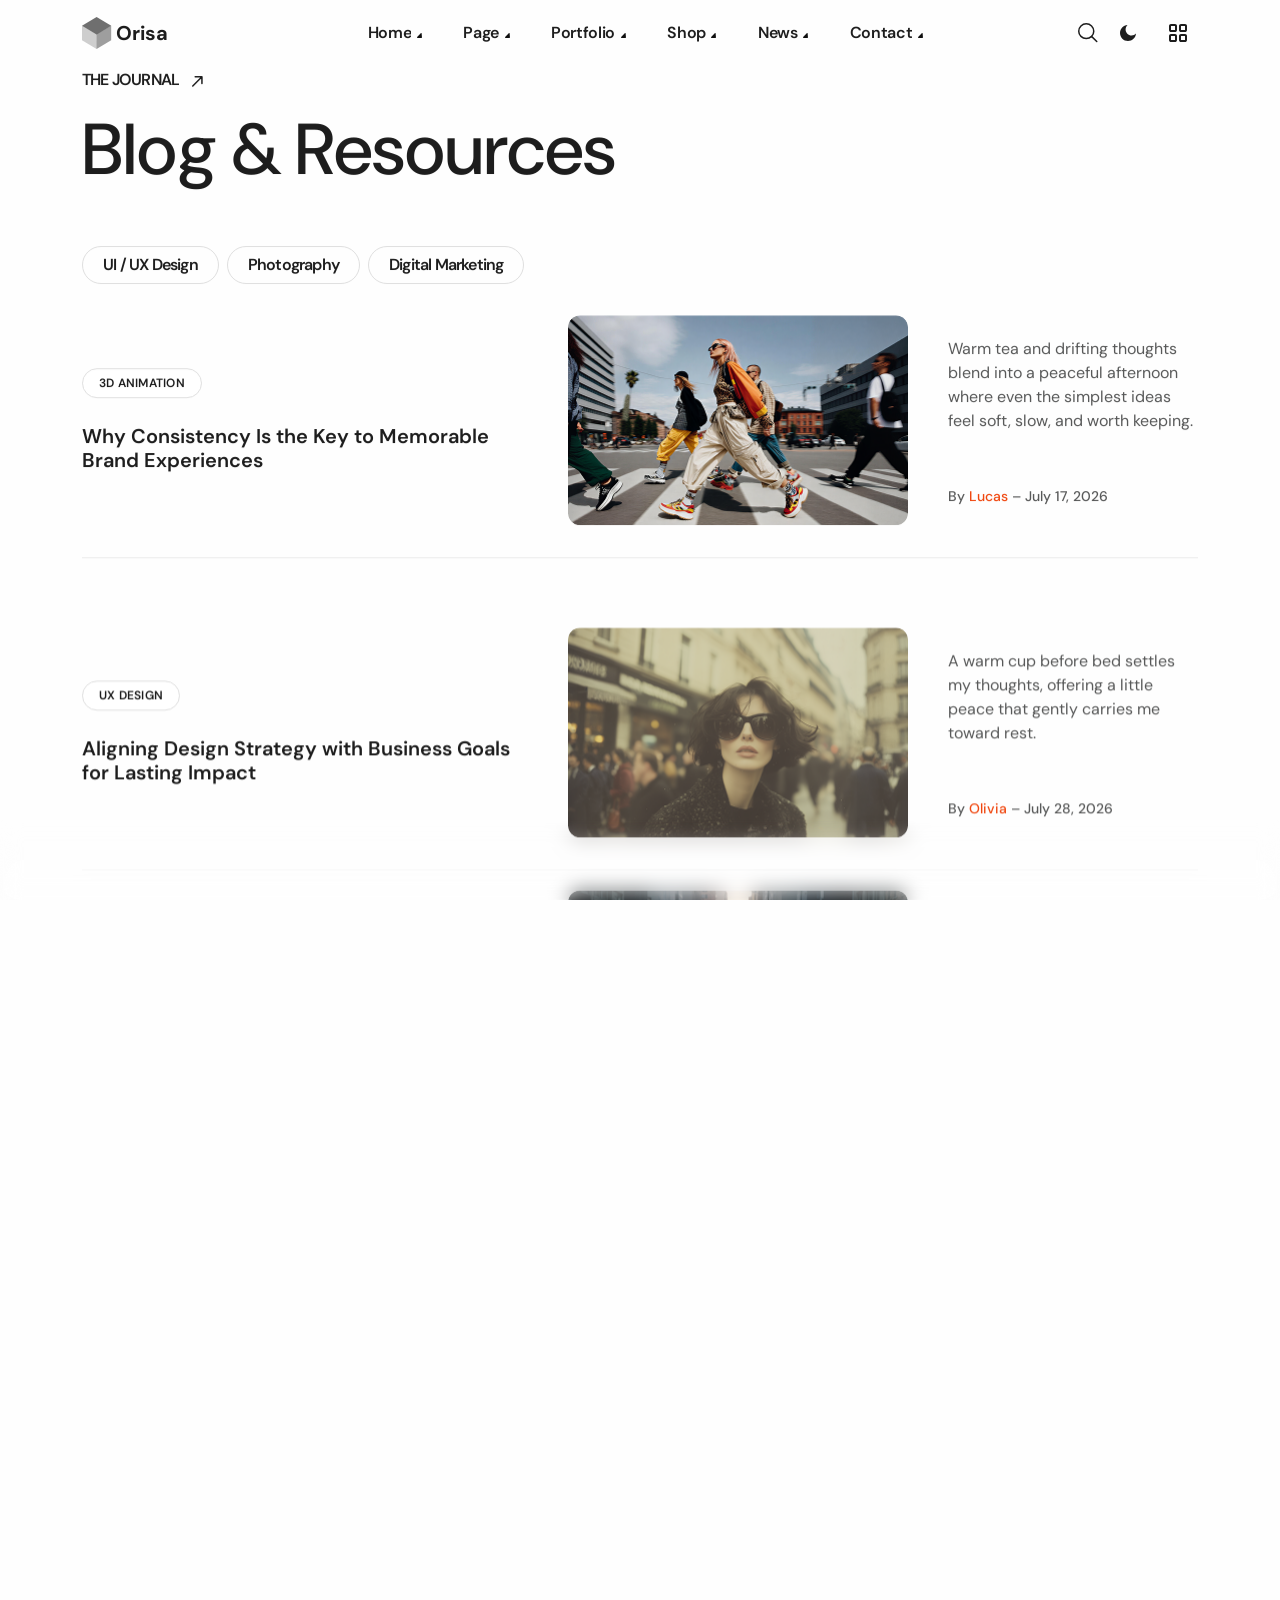
<file: archive-4.html>
<!doctype html>
<html lang="en">

<head>
    <meta charset="UTF-8">
    <meta name="viewport" content="width=device-width, initial-scale=1.0">
    <meta http-equiv="x-ua-compatible" content="ie=edge">
    <meta name="description" content="Orisa — Creative Agency &amp; Portfolio HTML Template. Multi-demo layout kit built with Bootstrap 5.">
    <title>Orisa - Creative Agency & Portfolio HTML Template</title>
    <!-- Favicon icon-->
    <link rel="shortcut icon" type="image/x-icon" href="assets/imgs/template/logo/favicon.svg">

    <!-- Libs CSS -->
    <link rel="stylesheet" href="assets/css/vendors/carouselTicker.css">
    <link rel="stylesheet" href="assets/css/vendors/bootstrap.min.css">
    <link rel="stylesheet" href="assets/css/vendors/swiper-bundle.min.css">
    <link rel="stylesheet" href="assets/css/vendors/nice-select.css">
    <link rel="stylesheet" href="assets/css/vendors/font-awesome-pro.css">
    <link rel="stylesheet" href="assets/css/vendors/magnific-popup.css">
    <link rel="stylesheet" href="assets/css/vendors/odometer.css">
    <link rel="stylesheet" href="assets/css/vendors/spacing.css">

    <!-- Main CSS -->
    <link rel="stylesheet" href="assets/css/main.css">
</head>

<body class="at-magic-cursor">

    <!--search-form-start -->
    <div class="at-search-body-overlay"></div>
    <div class="at-search-form-toggle">
        <div class="container">
            <div class="row mb-60">
                <div class="col-lg-12">
                    <div class="at-search-top d-flex justify-content-between align-items-center">
                        <div class="at-header-logo at-search-logo">
                            <a href="index.html">
                                <img data-width="30" src="assets/imgs/template/logo/favicon.svg" alt="Orisa">
                                <p class="h6 fw-700 fz-24 mb-0">Orisa</p>
                            </a>
                        </div>
                        <button class="at-search-close">
                            <i class="fa-light fa-xmark"></i>
                        </button>
                    </div>
                </div>
            </div>
            <div class="row justify-content-center">
                <div class="col-lg-12">
                    <div class="at-search-form">
                        <form action="#">
                            <div class="at-search-form-input">
                                <input type="text" placeholder="Find what you need…" required>
                                <span class="at-search-focus-border"></span>
                                <button class="at-search-form-btn at-btn" type="submit">
                                    <span>
                                        <span class="text-1">Search</span>
                                        <span class="text-2">Search</span>
                                    </span>
                                    <i class="icon-arrow-right">
                                        <svg xmlns="http://www.w3.org/2000/svg" width="14" height="12" viewBox="0 0 14 12" fill="none">
                                            <path d="M8.33333 1L13 5.66667M13 5.66667L8.33333 10.3333M13 5.66667H1" stroke="currentColor" stroke-width="2" stroke-linecap="round" stroke-linejoin="round" />
                                        </svg>
                                        <svg xmlns="http://www.w3.org/2000/svg" width="14" height="12" viewBox="0 0 14 12" fill="none">
                                            <path d="M8.33333 1L13 5.66667M13 5.66667L8.33333 10.3333M13 5.66667H1" stroke="currentColor" stroke-width="2" stroke-linecap="round" stroke-linejoin="round" />
                                        </svg>
                                    </i>
                                </button>
                            </div>
                        </form>
                    </div>
                </div>
                <div class="col-12">
                    <div class="at-categories">
                        <h3 class="at-categories-title">Popular searches</h3>
                        <ul class="at-categories-list">
                            <li><a href="#" class="at-categories-item">UI / UX Design</a></li>
                            <li><a href="#" class="at-categories-item">Photography</a></li>
                            <li><a href="#" class="at-categories-item">Digital Marketing</a></li>
                            <li><a href="#" class="at-categories-item">Creative</a></li>
                            <li><a href="#" class="at-categories-item">Innovative</a></li>
                            <li><a href="#" class="at-categories-item">Visionary</a></li>
                            <li><a href="#" class="at-categories-item">Disruptive</a></li>
                            <li><a href="#" class="at-categories-item">Adaptive</a></li>
                            <li><a href="#" class="at-categories-item">Reliable</a></li>
                            <li><a href="#" class="at-categories-item">Scalable</a></li>
                            <li><a href="#" class="at-categories-item">Impactful</a></li>
                            <li><a href="#" class="at-categories-item">Dynamic</a></li>
                        </ul>
                    </div>
                </div>
            </div>
        </div>
    </div>
    <!-- search-form-end -->
    <header>

        <!-- header 2 area start -->
        <div class="at-header-area at-header-spacing header-transparent">
            <div class="container">
                <div class="row align-items-center">
                    <div class="col-xl-2 col-6">
                        <div class="at-header-logo">
                            <a href="index.html">
                                <img data-width="30" src="assets/imgs/template/logo/favicon.svg" alt="Orisa">
                                <p class="h6 fw-700 fz-24 mb-0">Orisa</p>
                            </a>
                        </div>
                    </div>
                    <div class="col-xl-8 mx-auto d-none d-xl-flex justify-content-center">
                        <div class="at-main-menu d-inline-flex justify-content-center">
                            <nav class="at-mobile-menu-active">
                                <ul>
                                    <li class="has-dropdown">
                                        <a href="#">Home</a>
                                        <div class="at-submenu submenu at-megamenu">
                                            <div class="row">
                                                <div class="col-xl-6">
                                                    <div class="at-megamenu-box">
                                                        <div class="at-megamenu-title-wrap">
                                                            <span class="at-megamenu-title">Light Version</span>
                                                            <svg xmlns="http://www.w3.org/2000/svg" width="13" height="13" viewBox="0 0 13 13" fill="none">
                                                                <path d="M10.0208 3.41421L1.41421 12.0208L0 10.6066L8.60659 2H1.02082V0H12.0208V11H10.0208V3.41421Z" fill="currentColor" />
                                                            </svg>
                                                        </div>
                                                        <ul>
                                                            <li><a href="index.html">01. Creative Agency</a></li>
                                                            <li><a href="index-2.html">02. Digital Agency</a></li>
                                                            <li><a href="index-3.html">03. Marketing Agency</a></li>
                                                            <li><a href="index-4.html">04. AI & Tech Agency</a></li>
                                                            <li><a href="index-5.html">05. Personal Creative</a></li>
                                                            <li><a href="index-6.html">06. Branding Studio</a></li>
                                                            <li><a href="index-7.html">07. Startup Agency</a></li>
                                                            <li><a href="index-8.html">08. UI/UX Agency</a></li>
                                                            <li><a href="index-9.html">09. Morden Agency</a></li>
                                                            <li><a href="index-10.html">10. 3D Studio</a></li>
                                                            <li><a href="index-11.html">11. Motion & Video Studio</a></li>
                                                            <li><a href="index-12.html">12. Minimal Portfolio</a></li>
                                                            <li><a href="index-13.html">13. Architecture Studio</a></li>
                                                            <li><a href="index-14.html">14. Photography Showcase</a></li>
                                                            <li><a href="index-15.html">15. Agency Portfolio</a></li>
                                                        </ul>
                                                    </div>
                                                </div>
                                                <div class="col-xl-6">
                                                    <div class="at-megamenu-box">
                                                        <div class="at-megamenu-title-wrap">
                                                            <span class="at-megamenu-title">Dark Version</span>
                                                            <svg xmlns="http://www.w3.org/2000/svg" width="13" height="13" viewBox="0 0 13 13" fill="none">
                                                                <path d="M10.0208 3.41421L1.41421 12.0208L0 10.6066L8.60659 2H1.02082V0H12.0208V11H10.0208V3.41421Z" fill="currentColor" />
                                                            </svg>
                                                        </div>
                                                        <ul>
                                                            <li><a href="index-dark.html">01. Creative Agency</a></li>
                                                            <li><a href="index-2-dark.html">02. Digital Agency</a></li>
                                                            <li><a href="index-3-dark.html">03. Marketing Agency</a></li>
                                                            <li><a href="index-4-dark.html">04. AI & Tech Agency</a></li>
                                                            <li><a href="index-5-dark.html">05. Personal Creative</a></li>
                                                            <li><a href="index-6-dark.html">06. Branding Studio</a></li>
                                                            <li><a href="index-7-dark.html">07. Startup Agency</a></li>
                                                            <li><a href="index-8-dark.html">08. UI/UX Agency</a></li>
                                                            <li><a href="index-9-dark.html">09. Morden Agency</a></li>
                                                            <li><a href="index-10-dark.html">10. 3D Studio</a></li>
                                                            <li><a href="index-11-dark.html">11. Motion & Video Studio</a></li>
                                                            <li><a href="index-12-dark.html">12. Minimal Portfolio</a></li>
                                                            <li><a href="index-13-dark.html">13. Architecture Studio</a></li>
                                                            <li><a href="index-14-dark.html">14. Photography Studio</a></li>
                                                            <li><a href="index-15-dark.html">15. Agency Portfolio</a></li>
                                                        </ul>
                                                    </div>
                                                </div>
                                            </div>
                                        </div>
                                    </li>
                                    <li class="has-dropdown">
                                        <a href="#">Page</a>
                                        <div class="at-submenu submenu at-megamenu">
                                            <div class="row">
                                                <div class="col-xl-4">
                                                    <div class="at-megamenu-box">
                                                        <div class="at-megamenu-title-wrap">
                                                            <span class="at-megamenu-title">About Us</span>
                                                            <svg xmlns="http://www.w3.org/2000/svg" width="13" height="13" viewBox="0 0 13 13" fill="none">
                                                                <path d="M10.0208 3.41421L1.41421 12.0208L0 10.6066L8.60659 2H1.02082V0H12.0208V11H10.0208V3.41421Z" fill="currentColor" />
                                                            </svg>
                                                        </div>
                                                        <ul>
                                                            <li><a href="about-1.html">About 01</a></li>
                                                            <li><a href="about-2.html">About 02</a></li>
                                                            <li><a href="about-3.html">About 03</a></li>
                                                        </ul>
                                                    </div>
                                                </div>
                                                <div class="col-xl-4">
                                                    <div class="at-megamenu-box">
                                                        <div class="at-megamenu-title-wrap">
                                                            <span class="at-megamenu-title">Services</span>
                                                            <svg xmlns="http://www.w3.org/2000/svg" width="13" height="13" viewBox="0 0 13 13" fill="none">
                                                                <path d="M10.0208 3.41421L1.41421 12.0208L0 10.6066L8.60659 2H1.02082V0H12.0208V11H10.0208V3.41421Z" fill="currentColor" />
                                                            </svg>
                                                        </div>
                                                        <ul>
                                                            <li><a href="services-1.html">Service 01</a></li>
                                                            <li><a href="services-2.html">Service 02</a></li>
                                                            <li><a href="services-3.html">Service 03</a></li>
                                                            <li><a href="services-details.html">Service Details</a></li>
                                                        </ul>
                                                    </div>
                                                </div>
                                                <div class="col-xl-4">
                                                    <div class="at-megamenu-box">
                                                        <div class="at-megamenu-title-wrap">
                                                            <span class="at-megamenu-title">Other</span>
                                                            <svg xmlns="http://www.w3.org/2000/svg" width="13" height="13" viewBox="0 0 13 13" fill="none">
                                                                <path d="M10.0208 3.41421L1.41421 12.0208L0 10.6066L8.60659 2H1.02082V0H12.0208V11H10.0208V3.41421Z" fill="currentColor" />
                                                            </svg>
                                                        </div>
                                                        <ul>
                                                            <li><a href="team.html">Team</a></li>
                                                            <li><a href="team-details.html">Team Details</a></li>
                                                            <li><a href="pricing.html">Pricing</a></li>
                                                            <li><a href="coming-soon.html">Coming Soon</a></li>
                                                            <li><a href="faqs.html">FAQs</a></li>
                                                            <li><a href="404.html">404 Page</a></li>
                                                        </ul>
                                                    </div>
                                                </div>
                                            </div>
                                        </div>
                                    </li>
                                    <li class="has-dropdown">
                                        <a href="#">Portfolio</a>
                                        <div class="at-submenu submenu at-megamenu">
                                            <div class="row">
                                                <div class="col-xl-4">
                                                    <div class="at-megamenu-box">
                                                        <div class="at-megamenu-title-wrap">
                                                            <span class="at-megamenu-title">Creative</span>
                                                            <svg xmlns="http://www.w3.org/2000/svg" width="13" height="13" viewBox="0 0 13 13" fill="none">
                                                                <path d="M10.0208 3.41421L1.41421 12.0208L0 10.6066L8.60659 2H1.02082V0H12.0208V11H10.0208V3.41421Z" fill="currentColor" />
                                                            </svg>
                                                        </div>
                                                        <ul>
                                                            <li><a href="portfolio-cinema.html">Portfolio Cinema</a></li>
                                                            <li><a href="portfolio-split.html">Portfolio Split</a></li>
                                                            <li><a href="portfolio-stack.html">Portfolio Stack</a></li>
                                                            <li><a href="portfolio-curtain.html">Portfolio Curtain</a></li>
                                                            <li><a href="portfolio-zstack.html">Portfolio Z-Stack</a></li>
                                                            <li><a href="portfolio-vista.html">Portfolio Vista</a></li>
                                                            <li><a href="portfolio-horizontal.html">Portfolio Horizontal</a></li>
                                                            <li><a href="portfolio-gallery.html">Portfolio Gallery</a></li>
                                                        </ul>
                                                    </div>
                                                </div>
                                                <div class="col-xl-4">
                                                    <div class="at-megamenu-box">
                                                        <div class="at-megamenu-title-wrap">
                                                            <span class="at-megamenu-title">Classic</span>
                                                            <svg xmlns="http://www.w3.org/2000/svg" width="13" height="13" viewBox="0 0 13 13" fill="none">
                                                                <path d="M10.0208 3.41421L1.41421 12.0208L0 10.6066L8.60659 2H1.02082V0H12.0208V11H10.0208V3.41421Z" fill="currentColor" />
                                                            </svg>
                                                        </div>
                                                        <ul>
                                                            <li><a href="portfolio-1.html">Portfolio 01</a></li>
                                                            <li><a href="portfolio-2.html">Portfolio 02</a></li>
                                                            <li><a href="portfolio-3.html">Portfolio 03</a></li>
                                                            <li><a href="portfolio-4.html">Portfolio 04</a></li>
                                                            <li><a href="portfolio-5.html">Portfolio 05</a></li>
                                                            <li><a href="portfolio-6.html">Portfolio 06</a></li>
                                                        </ul>
                                                    </div>
                                                </div>
                                                <div class="col-xl-4">
                                                    <div class="at-megamenu-box">
                                                        <div class="at-megamenu-title-wrap">
                                                            <span class="at-megamenu-title">Details</span>
                                                            <svg xmlns="http://www.w3.org/2000/svg" width="13" height="13" viewBox="0 0 13 13" fill="none">
                                                                <path d="M10.0208 3.41421L1.41421 12.0208L0 10.6066L8.60659 2H1.02082V0H12.0208V11H10.0208V3.41421Z" fill="currentColor" />
                                                            </svg>
                                                        </div>
                                                        <ul>
                                                            <li><a href="portfolio-details-1.html">Portfolio Details 01</a></li>
                                                            <li><a href="portfolio-details-2.html">Portfolio Details 02</a></li>
                                                            <li><a href="portfolio-details-3.html">Portfolio Details 03</a></li>
                                                            <li><a href="portfolio-details-4.html">Portfolio Details 04</a></li>
                                                            <li><a href="portfolio-details-5.html">Portfolio Details 05</a></li>
                                                            <li><a href="portfolio-details-6.html">Portfolio Details 06</a></li>
                                                        </ul>
                                                    </div>
                                                </div>
                                            </div>
                                        </div>
                                    </li>
                                    <li class="has-dropdown">
                                        <a href="#">Shop</a>
                                        <ul class="at-submenu submenu">
                                            <li><a href="product-archive.html">Products Listing</a></li>
                                            <li><a href="product-details.html">Product Details</a></li>
                                            <li><a href="product-cart.html">Cart</a></li>
                                            <li><a href="product-checkout.html">Checkout</a></li>
                                        </ul>
                                    </li>
                                    <li class="has-dropdown">
                                        <a href="#">News</a>
                                        <ul class="at-submenu submenu">
                                            <li><a href="archive-1.html">Blog 01</a></li>
                                            <li><a href="archive-2.html">Blog 02</a></li>
                                            <li><a href="archive-3.html">Blog 03</a></li>
                                            <li><a href="archive-4.html">Blog 04</a></li>
                                            <li><a href="blog-details.html">Post Details</a></li>
                                        </ul>
                                    </li>
                                    <li class="has-dropdown">
                                        <a href="#">Contact</a>
                                        <ul class="at-submenu submenu">
                                            <li><a href="contact-1.html">Contact 01</a></li>
                                            <li><a href="contact-2.html">Contact 02</a></li>
                                        </ul>
                                    </li>
                                </ul>
                            </nav>
                        </div>
                    </div>
                    <div class="col-xl-2 col-6">
                        <div class="at-header-right gap-3 d-flex justify-content-end align-items-center">
                            <button class="at-header-search-btn at-search-click">
                                <svg width="20" height="20" viewBox="0 0 20 20" fill="none" xmlns="http://www.w3.org/2000/svg">
                                    <path d="M18.7508 18.5233L13.5538 13.392M13.5538 13.392C14.9604 12.0032 15.7506 10.1196 15.7506 8.15551C15.7506 6.19144 14.9604 4.30782 13.5538 2.91902C12.1472 1.53022 10.2395 0.75 8.25028 0.75C6.26108 0.75 4.35336 1.53022 2.94678 2.91902C1.54021 4.30782 0.75 6.19144 0.75 8.15551C0.75 10.1196 1.54021 12.0032 2.94678 13.392C4.35336 14.7808 6.26108 15.561 8.25028 15.561C10.2395 15.561 12.1472 14.7808 13.5538 13.392Z" stroke="currentColor" stroke-width="1.5" stroke-linecap="round" stroke-linejoin="round" />
                                </svg>
                            </button>
                            <div class="dark-light-mode">
                                <label for="switch" class="toggle dark-light-switcher">
                                    <input type="checkbox" class="input" id="switch">
                                    <span class="icon icon--moon">
                                        <svg xmlns="http://www.w3.org/2000/svg" width="16" height="16" viewBox="0 0 16 16" fill="none">
                                            <path d="M7.51166 0C6.33857 1.09609 5.6053 2.65694 5.6053 4.38904C5.6053 7.70586 8.29416 10.3947 11.611 10.3947C13.3431 10.3947 14.9039 9.66146 16 8.48836C15.7439 12.6798 12.2635 16 8.00757 16C3.58511 16 0 12.4149 0 7.99245C0 3.73655 3.32017 0.256105 7.51166 0Z" fill="currentColor" />
                                        </svg>
                                    </span>
                                    <span class="icon icon--sun">
                                        <svg xmlns="http://www.w3.org/2000/svg" viewBox="0 0 24 24" fill="currentColor" width="28" height="28">
                                            <path d="M12 2.25a.75.75 0 01.75.75v2.25a.75.75 0 01-1.5 0V3a.75.75 0 01.75-.75zM7.5 12a4.5 4.5 0 119 0 4.5 4.5 0 01-9 0zM18.894 6.166a.75.75 0 00-1.06-1.06l-1.591 1.59a.75.75 0 101.06 1.061l1.591-1.59zM21.75 12a.75.75 0 01-.75.75h-2.25a.75.75 0 010-1.5H21a.75.75 0 01.75.75zM17.834 18.894a.75.75 0 001.06-1.06l-1.59-1.591a.75.75 0 10-1.061 1.06l1.59 1.591zM12 18a.75.75 0 01.75.75V21a.75.75 0 01-1.5 0v-2.25A.75.75 0 0112 18zM7.758 17.303a.75.75 0 00-1.061-1.06l-1.591 1.59a.75.75 0 001.06 1.061l1.591-1.59zM6 12a.75.75 0 01-.75.75H3a.75.75 0 010-1.5h2.25A.75.75 0 016 12zM6.697 7.757a.75.75 0 001.06-1.06l-1.59-1.591a.75.75 0 00-1.061 1.06l1.59 1.591z">
                                            </path>
                                        </svg>
                                    </span>
                                </label>
                            </div>
                            <button class="at-menu-bar at-header-sidebar-btn">
                                <svg xmlns="http://www.w3.org/2000/svg" width="18" height="18" viewBox="0 0 18 18" fill="none">
                                    <path d="M1 2C1 1.73478 1.10536 1.48043 1.29289 1.29289C1.48043 1.10536 1.73478 1 2 1H6C6.26522 1 6.51957 1.10536 6.70711 1.29289C6.89464 1.48043 7 1.73478 7 2V6C7 6.26522 6.89464 6.51957 6.70711 6.70711C6.51957 6.89464 6.26522 7 6 7H2C1.73478 7 1.48043 6.89464 1.29289 6.70711C1.10536 6.51957 1 6.26522 1 6V2ZM11 2C11 1.73478 11.1054 1.48043 11.2929 1.29289C11.4804 1.10536 11.7348 1 12 1H16C16.2652 1 16.5196 1.10536 16.7071 1.29289C16.8946 1.48043 17 1.73478 17 2V6C17 6.26522 16.8946 6.51957 16.7071 6.70711C16.5196 6.89464 16.2652 7 16 7H12C11.7348 7 11.4804 6.89464 11.2929 6.70711C11.1054 6.51957 11 6.26522 11 6V2ZM1 12C1 11.7348 1.10536 11.4804 1.29289 11.2929C1.48043 11.1054 1.73478 11 2 11H6C6.26522 11 6.51957 11.1054 6.70711 11.2929C6.89464 11.4804 7 11.7348 7 12V16C7 16.2652 6.89464 16.5196 6.70711 16.7071C6.51957 16.8946 6.26522 17 6 17H2C1.73478 17 1.48043 16.8946 1.29289 16.7071C1.10536 16.5196 1 16.2652 1 16V12ZM11 12C11 11.7348 11.1054 11.4804 11.2929 11.2929C11.4804 11.1054 11.7348 11 12 11H16C16.2652 11 16.5196 11.1054 16.7071 11.2929C16.8946 11.4804 17 11.7348 17 12V16C17 16.2652 16.8946 16.5196 16.7071 16.7071C16.5196 16.8946 16.2652 17 16 17H12C11.7348 17 11.4804 16.8946 11.2929 16.7071C11.1054 16.5196 11 16.2652 11 16V12Z" stroke="currentColor" stroke-width="2" stroke-linecap="round" stroke-linejoin="round" />
                                </svg>
                            </button>
                        </div>
                    </div>
                </div>
            </div>
        </div>
        <!-- header area end -->

        <!-- sticky-menu-area -->
        <button id="header-sticky" class="hamburger-open-btn hamburger-sticky-menu">
            <span>MENU</span>
            <span class="icon">

                <svg xmlns="http://www.w3.org/2000/svg" width="24" height="24" viewBox="0 0 24 24" fill="none">
                    <path d="M4 5C4 4.73478 4.10536 4.48043 4.29289 4.29289C4.48043 4.10536 4.73478 4 5 4H9C9.26522 4 9.51957 4.10536 9.70711 4.29289C9.89464 4.48043 10 4.73478 10 5V9C10 9.26522 9.89464 9.51957 9.70711 9.70711C9.51957 9.89464 9.26522 10 9 10H5C4.73478 10 4.48043 9.89464 4.29289 9.70711C4.10536 9.51957 4 9.26522 4 9V5ZM14 5C14 4.73478 14.1054 4.48043 14.2929 4.29289C14.4804 4.10536 14.7348 4 15 4H19C19.2652 4 19.5196 4.10536 19.7071 4.29289C19.8946 4.48043 20 4.73478 20 5V9C20 9.26522 19.8946 9.51957 19.7071 9.70711C19.5196 9.89464 19.2652 10 19 10H15C14.7348 10 14.4804 9.89464 14.2929 9.70711C14.1054 9.51957 14 9.26522 14 9V5ZM4 15C4 14.7348 4.10536 14.4804 4.29289 14.2929C4.48043 14.1054 4.73478 14 5 14H9C9.26522 14 9.51957 14.1054 9.70711 14.2929C9.89464 14.4804 10 14.7348 10 15V19C10 19.2652 9.89464 19.5196 9.70711 19.7071C9.51957 19.8946 9.26522 20 9 20H5C4.73478 20 4.48043 19.8946 4.29289 19.7071C4.10536 19.5196 4 19.2652 4 19V15ZM14 15C14 14.7348 14.1054 14.4804 14.2929 14.2929C14.4804 14.1054 14.7348 14 15 14H19C19.2652 14 19.5196 14.1054 19.7071 14.2929C19.8946 14.4804 20 14.7348 20 15V19C20 19.2652 19.8946 19.5196 19.7071 19.7071C19.5196 19.8946 19.2652 20 19 20H15C14.7348 20 14.4804 19.8946 14.2929 19.7071C14.1054 19.5196 14 19.2652 14 19V15Z" stroke="currentColor" stroke-width="2" stroke-linecap="round" stroke-linejoin="round" />
                </svg>
            </span>
        </button>
        <!-- sticky-menu-end -->

    </header>
    <!-- at-offcanvus-area-start -->
    <div class="at-offcanvas-area">
        <div class="at-offcanvas">
            <div class="at-offcanvas-top d-flex align-items-center justify-content-between">
                <div class="at-offcanvas-logo">
                    <a href="index.html">
                        <img data-width="30" src="assets/imgs/template/logo/favicon.svg" alt="Orisa">
                        <p class="h6 fw-700 fz-24 mb-0">Orisa</p>
                    </a>
                </div>
                <div class="at-offcanvas-close-btn">
                    <button class="close-btn">
                        <svg width="37" height="38" viewBox="0 0 37 38" fill="none" xmlns="http://www.w3.org/2000/svg">
                            <path d="M9.19141 9.80762L27.5762 28.1924" stroke="currentColor" stroke-width="1.5" stroke-linecap="round" stroke-linejoin="round" />
                            <path d="M9.19141 28.1924L27.5762 9.80761" stroke="currentColor" stroke-width="1.5" stroke-linecap="round" stroke-linejoin="round" />
                        </svg>
                    </button>
                </div>
            </div>
            <div class="at-offcanvas-content d-none d-xl-block">
                <h3 class="at-offcanvas-title">Howdy!</h3>
                <p class="fz-font-lg">We blend strategy, creativity, and technology to help brands grow, connect, and stand out in an ever-evolving digital world. </p>
            </div>
            <div class="at-offcanvas-menu d-xl-none pb-50">
                <nav></nav>
            </div>
            <div class="at-offcanvas-gallery d-none d-xl-block">
                <div class="sec-2-home-5__avatars-row d-flex gap-2">
                    <div class="sec-2-home-5__avatar-sm at-offcanvas-gallery-img">
                        <img class="img-cover" src="assets/imgs/template/avatar/avatar-10.webp" alt="orisa">
                    </div>
                    <div class="sec-2-home-5__avatar-sm at-offcanvas-gallery-img">
                        <img class="img-cover" src="assets/imgs/template/avatar/avatar-11.webp" alt="orisa">
                    </div>
                    <div class="sec-2-home-5__avatar-sm at-offcanvas-gallery-img">
                        <img class="img-cover" src="assets/imgs/template/avatar/avatar-12.webp" alt="orisa">
                    </div>
                    <div class="sec-2-home-5__avatar-sm at-offcanvas-gallery-img">
                        <img class="img-cover" src="assets/imgs/template/avatar/avatar-13.webp" alt="orisa">
                    </div>
                    <div class="sec-2-home-5__avatar-sm at-offcanvas-gallery-img">
                        <img class="img-cover" src="assets/imgs/template/avatar/avatar-14.webp" alt="orisa">
                    </div>
                </div>
            </div>
            <div class="at-offcanvas-contact">
                <h4 class="h5 at-offcanvas-title sm">Get in touch</h4>
                <ul>
                    <li><a class="fz-font-lg" href="tel:2125557398">(212) 555-7398</a></li>
                    <li><a class="fz-font-lg" href="mailto:hello@aleric.com">hello@orisa.com</a></li>
                    <li>
                        <a class="fz-font-lg" href="#">
                            245 Fifth Avenue, Suite 1800 <br>
                            New York, NY 10016, USA
                        </a>
                    </li>
                </ul>
            </div>
            <div class="at-offcanvas-social">
                <h3 class="at-offcanvas-title sm">Follow Us</h3>
                <ul class="at-offcanvas-social__grid">
                    <li>
                        <a href="#" class="at-offcanvas-social__link" aria-label="Twitter">
                            <svg xmlns="http://www.w3.org/2000/svg" width="18" height="18" viewBox="0 0 16 15" fill="none" aria-hidden="true">
                                <path fill-rule="evenodd" clip-rule="evenodd" d="M0 0H5.25L8.98421 5.21053L13.5 0H15.5L9.8895 6.47368L16 15H10.75L7.01579 9.7895L2.5 15H0.5L6.11053 8.52632L0 0ZM11.5204 13.5L2.92043 1.5H4.47957L13.0796 13.5H11.5204Z" fill="currentColor" />
                            </svg>
                            <span>Twitter</span>
                        </a>
                    </li>
                    <li>
                        <a href="#" class="at-offcanvas-social__link" aria-label="Facebook">
                            <svg xmlns="http://www.w3.org/2000/svg" width="18" height="18" viewBox="0 0 18 18" fill="none" aria-hidden="true">
                                <path d="M12.4024 18V11.0344H14.7347L15.0838 8.3265H12.4024V6.59765C12.4024 5.81364 12.62 5.27934 13.7443 5.27934L15.1783 5.27867V2.85676C14.9302 2.82382 14.0791 2.75006 13.0888 2.75006C11.0213 2.75006 9.606 4.01198 9.606 6.32952V8.3265H7.2677V11.0344H9.606V18H1C0.44772 18 0 17.5523 0 17V1C0 0.44772 0.44772 0 1 0H17C17.5523 0 18 0.44772 18 1V17C18 17.5523 17.5523 18 17 18H12.4024Z" fill="currentColor" />
                            </svg>
                            <span>Facebook</span>
                        </a>
                    </li>
                    <li>
                        <a href="#" class="at-offcanvas-social__link" aria-label="LinkedIn">
                            <svg xmlns="http://www.w3.org/2000/svg" width="18" height="18" viewBox="0 0 18 18" fill="none" aria-hidden="true">
                                <path d="M15.3352 15.339H12.6697V11.1622C12.6697 10.1662 12.6495 8.8845 11.2807 8.8845C9.89102 8.8845 9.67872 9.9683 9.67872 11.0887V15.339H7.01322V6.75H9.57372V7.9207H9.60822C9.96602 7.2457 10.836 6.53325 12.1357 6.53325C14.8365 6.53325 15.336 8.3108 15.336 10.6245L15.3352 15.339ZM4.00275 5.57475C3.14475 5.57475 2.4555 4.88025 2.4555 4.026C2.4555 3.1725 3.1455 2.47875 4.00275 2.47875C4.85775 2.47875 5.55075 3.1725 5.55075 4.026C5.55075 4.88025 4.857 5.57475 4.00275 5.57475ZM5.33925 15.339H2.66625V6.75H5.33925V15.339ZM16.6687 0H1.32825C0.594 0 0 0.5805 0 1.29675V16.7033C0 17.4202 0.594 18 1.32825 18H16.6665C17.4 18 18 17.4202 18 16.7033V1.29675C18 0.5805 17.4 0 16.6665 0H16.6687Z" fill="currentColor" />
                            </svg>
                            <span>Linkedin</span>
                        </a>
                    </li>
                    <li>
                        <a href="#" class="at-offcanvas-social__link" aria-label="Instagram">
                            <svg xmlns="http://www.w3.org/2000/svg" width="18" height="18" viewBox="0 0 18 18" fill="none" aria-hidden="true">
                                <path d="M9.92475 0C10.9376 0.00167406 11.4509 0.00703828 11.8945 0.0202418L12.0692 0.025948C12.2709 0.0331213 12.47 0.0421215 12.7101 0.0533719C13.6678 0.0976265 14.3211 0.249129 14.8949 0.471887C15.4881 0.700648 15.9892 1.00966 16.4894 1.50993C16.9889 2.0102 17.298 2.51271 17.5275 3.10448C17.7494 3.67751 17.901 4.33153 17.946 5.28931C17.9567 5.52933 17.9653 5.72841 17.9725 5.93024L17.9781 6.10492C17.9913 6.5484 17.9973 7.06177 17.9992 8.07471L17.9999 8.74577C18 8.82777 18 8.91237 18 8.99967L17.9999 9.25357L17.9994 9.92472C17.9977 10.9376 17.9923 11.451 17.9791 11.8944L17.9734 12.0691C17.9662 12.271 17.9572 12.4701 17.946 12.7101C17.9017 13.6679 17.7494 14.3211 17.5275 14.8949C17.2987 15.4882 16.9889 15.9892 16.4894 16.4895C15.9892 16.989 15.4859 17.298 14.8949 17.5275C14.3211 17.7495 13.6678 17.901 12.7101 17.946C12.47 17.9567 12.2709 17.9654 12.0692 17.9725L11.8945 17.9781C11.4509 17.9914 10.9376 17.9973 9.92475 17.9993L9.25359 18C9.1716 18 9.087 18 8.99969 18H8.7458L8.07464 17.9994C7.06175 17.9977 6.54839 17.9924 6.1049 17.9791L5.93022 17.9734C5.72839 17.9662 5.5293 17.9572 5.2893 17.946C4.33151 17.9018 3.67899 17.7495 3.10448 17.5275C2.51195 17.2988 2.01018 16.989 1.50992 16.4895C1.00965 15.9892 0.701394 15.4859 0.471886 14.8949C0.249129 14.3211 0.0983735 13.6679 0.053372 12.7101C0.0426796 12.4701 0.0339582 12.271 0.026893 12.0691L0.0212318 11.8944C0.00806435 11.451 0.00206123 10.9376 0.000117163 9.92472L0 8.07471C0.00167406 7.06177 0.00702925 6.5484 0.0202327 6.10492L0.0259479 5.93024C0.0331212 5.72841 0.0421216 5.52933 0.053372 5.28931C0.0976175 4.33078 0.249129 3.67825 0.471886 3.10448C0.700638 2.51196 1.00965 2.0102 1.50992 1.50993C2.01018 1.00966 2.51271 0.701396 3.10448 0.471887C3.67825 0.249129 4.33077 0.0983735 5.2893 0.0533719C5.5293 0.0426885 5.72839 0.0339673 5.93022 0.026902L6.1049 0.0212407C6.54839 0.00806417 7.06175 0.00206102 8.07464 0.000116949L9.92475 0ZM8.99969 4.49953C6.51298 4.49953 4.49952 6.51518 4.49952 8.99967C4.49952 11.4864 6.51517 13.4998 8.99969 13.4998C11.4864 13.4998 13.4998 11.4842 13.4998 8.99967C13.4998 6.513 11.4841 4.49953 8.99969 4.49953ZM8.99969 6.2996C10.491 6.2996 11.6998 7.50805 11.6998 8.99967C11.6998 10.4909 10.4913 11.6998 8.99969 11.6998C7.50843 11.6998 6.29958 10.4914 6.29958 8.99967C6.29958 7.50841 7.50798 6.2996 8.99969 6.2996ZM13.7249 3.14949C13.1045 3.14949 12.5998 3.65342 12.5998 4.27376C12.5998 4.89411 13.1037 5.39882 13.7249 5.39882C14.3452 5.39882 14.8499 4.89489 14.8499 4.27376C14.8499 3.65342 14.3443 3.14871 13.7249 3.14949Z" fill="currentColor" />
                            </svg>
                            <span>Instagram</span>
                        </a>
                    </li>
                    <li>
                        <a href="#" class="at-offcanvas-social__link" aria-label="Youtube">
                            <svg xmlns="http://www.w3.org/2000/svg" width="18" height="13" viewBox="0 0 18 13" fill="none" aria-hidden="true">
                                <path fill-rule="evenodd" clip-rule="evenodd" d="M16.0322 0.388283C16.8071 0.602295 17.4162 1.23059 17.6237 2.03009C17.9985 3.47775 18 6.49997 18 6.49997C18 6.49997 18 9.52214 17.6237 10.9698C17.4162 11.7694 16.8071 12.3977 16.0322 12.6116C14.6291 13 8.99997 13 8.99997 13C8.99997 13 3.37092 13 1.96772 12.6116C1.1928 12.3977 0.583804 11.7694 0.376354 10.9698C-3.83173e-08 9.52214 0 6.49997 0 6.49997C0 6.49997 -3.83173e-08 3.47775 0.376354 2.03009C0.583804 1.23059 1.1928 0.602295 1.96772 0.388283C3.37092 1.18595e-07 8.99997 0 8.99997 0C8.99997 0 14.6291 1.18595e-07 16.0322 0.388283ZM11.8751 6.50027L7.19879 9.2855V3.71499L11.8751 6.50027Z" fill="currentColor" />
                            </svg>
                            <span>Youtube</span>
                        </a>
                    </li>
                </ul>
            </div>
        </div>
    </div>
    <div class="body-overlay"></div>
    <!-- at-offcanvus-area-end -->

    <!-- offcanvas 2 start -->
    <div class="at-offcanvas-2-area">
        <div class="offcanvas-bg"></div>
        <div class="at-offcanvas-2-wrapper offcanvas-menu">
            <div class="at-offcanvas-2-left">
                <div class="at-header-logo d-flex justify-content-between align-items-center mb-50">
                    <a href="index.html">
                        <img class="dark-mode-invert" data-width="30" src="assets/imgs/template/logo/favicon.svg" alt="Orisa">
                        <p class="h6 fw-700 fz-24 mb-0">Orisa</p>
                    </a>
                    <span class="hamburger-close-btn">
                        <svg width="37" height="38" viewBox="0 0 37 38" fill="none" xmlns="http://www.w3.org/2000/svg">
                            <path d="M9.19141 9.80762L27.5762 28.1924" stroke="currentColor" stroke-width="1.5" stroke-linecap="round" stroke-linejoin="round" />
                            <path d="M9.19141 28.1924L27.5762 9.80761" stroke="currentColor" stroke-width="1.5" stroke-linecap="round" stroke-linejoin="round" />
                        </svg>
                    </span>
                </div>
                <div class="at-offcanvas-menu counter-row">
                    <nav></nav>
                </div>
                <div class="at-offcanvas-social">
                    <ul class="at-offcanvas-social__grid">
                        <li>
                            <a href="#" class="at-offcanvas-social__link" aria-label="Twitter">
                                <svg xmlns="http://www.w3.org/2000/svg" width="18" height="18" viewBox="0 0 16 15" fill="none" aria-hidden="true">
                                    <path fill-rule="evenodd" clip-rule="evenodd" d="M0 0H5.25L8.98421 5.21053L13.5 0H15.5L9.8895 6.47368L16 15H10.75L7.01579 9.7895L2.5 15H0.5L6.11053 8.52632L0 0ZM11.5204 13.5L2.92043 1.5H4.47957L13.0796 13.5H11.5204Z" fill="currentColor" />
                                </svg>
                                <span>Twitter</span>
                            </a>
                        </li>
                        <li>
                            <a href="#" class="at-offcanvas-social__link" aria-label="Facebook">
                                <svg xmlns="http://www.w3.org/2000/svg" width="18" height="18" viewBox="0 0 18 18" fill="none" aria-hidden="true">
                                    <path d="M12.4024 18V11.0344H14.7347L15.0838 8.3265H12.4024V6.59765C12.4024 5.81364 12.62 5.27934 13.7443 5.27934L15.1783 5.27867V2.85676C14.9302 2.82382 14.0791 2.75006 13.0888 2.75006C11.0213 2.75006 9.606 4.01198 9.606 6.32952V8.3265H7.2677V11.0344H9.606V18H1C0.44772 18 0 17.5523 0 17V1C0 0.44772 0.44772 0 1 0H17C17.5523 0 18 0.44772 18 1V17C18 17.5523 17.5523 18 17 18H12.4024Z" fill="currentColor" />
                                </svg>
                                <span>Facebook</span>
                            </a>
                        </li>
                        <li>
                            <a href="#" class="at-offcanvas-social__link" aria-label="LinkedIn">
                                <svg xmlns="http://www.w3.org/2000/svg" width="18" height="18" viewBox="0 0 18 18" fill="none" aria-hidden="true">
                                    <path d="M15.3352 15.339H12.6697V11.1622C12.6697 10.1662 12.6495 8.8845 11.2807 8.8845C9.89102 8.8845 9.67872 9.9683 9.67872 11.0887V15.339H7.01322V6.75H9.57372V7.9207H9.60822C9.96602 7.2457 10.836 6.53325 12.1357 6.53325C14.8365 6.53325 15.336 8.3108 15.336 10.6245L15.3352 15.339ZM4.00275 5.57475C3.14475 5.57475 2.4555 4.88025 2.4555 4.026C2.4555 3.1725 3.1455 2.47875 4.00275 2.47875C4.85775 2.47875 5.55075 3.1725 5.55075 4.026C5.55075 4.88025 4.857 5.57475 4.00275 5.57475ZM5.33925 15.339H2.66625V6.75H5.33925V15.339ZM16.6687 0H1.32825C0.594 0 0 0.5805 0 1.29675V16.7033C0 17.4202 0.594 18 1.32825 18H16.6665C17.4 18 18 17.4202 18 16.7033V1.29675C18 0.5805 17.4 0 16.6665 0H16.6687Z" fill="currentColor" />
                                </svg>
                                <span>Linkedin</span>
                            </a>
                        </li>
                        <li>
                            <a href="#" class="at-offcanvas-social__link" aria-label="Instagram">
                                <svg xmlns="http://www.w3.org/2000/svg" width="18" height="18" viewBox="0 0 18 18" fill="none" aria-hidden="true">
                                    <path d="M9.92475 0C10.9376 0.00167406 11.4509 0.00703828 11.8945 0.0202418L12.0692 0.025948C12.2709 0.0331213 12.47 0.0421215 12.7101 0.0533719C13.6678 0.0976265 14.3211 0.249129 14.8949 0.471887C15.4881 0.700648 15.9892 1.00966 16.4894 1.50993C16.9889 2.0102 17.298 2.51271 17.5275 3.10448C17.7494 3.67751 17.901 4.33153 17.946 5.28931C17.9567 5.52933 17.9653 5.72841 17.9725 5.93024L17.9781 6.10492C17.9913 6.5484 17.9973 7.06177 17.9992 8.07471L17.9999 8.74577C18 8.82777 18 8.91237 18 8.99967L17.9999 9.25357L17.9994 9.92472C17.9977 10.9376 17.9923 11.451 17.9791 11.8944L17.9734 12.0691C17.9662 12.271 17.9572 12.4701 17.946 12.7101C17.9017 13.6679 17.7494 14.3211 17.5275 14.8949C17.2987 15.4882 16.9889 15.9892 16.4894 16.4895C15.9892 16.989 15.4859 17.298 14.8949 17.5275C14.3211 17.7495 13.6678 17.901 12.7101 17.946C12.47 17.9567 12.2709 17.9654 12.0692 17.9725L11.8945 17.9781C11.4509 17.9914 10.9376 17.9973 9.92475 17.9993L9.25359 18C9.1716 18 9.087 18 8.99969 18H8.7458L8.07464 17.9994C7.06175 17.9977 6.54839 17.9924 6.1049 17.9791L5.93022 17.9734C5.72839 17.9662 5.5293 17.9572 5.2893 17.946C4.33151 17.9018 3.67899 17.7495 3.10448 17.5275C2.51195 17.2988 2.01018 16.989 1.50992 16.4895C1.00965 15.9892 0.701394 15.4859 0.471886 14.8949C0.249129 14.3211 0.0983735 13.6679 0.053372 12.7101C0.0426796 12.4701 0.0339582 12.271 0.026893 12.0691L0.0212318 11.8944C0.00806435 11.451 0.00206123 10.9376 0.000117163 9.92472L0 8.07471C0.00167406 7.06177 0.00702925 6.5484 0.0202327 6.10492L0.0259479 5.93024C0.0331212 5.72841 0.0421216 5.52933 0.053372 5.28931C0.0976175 4.33078 0.249129 3.67825 0.471886 3.10448C0.700638 2.51196 1.00965 2.0102 1.50992 1.50993C2.01018 1.00966 2.51271 0.701396 3.10448 0.471887C3.67825 0.249129 4.33077 0.0983735 5.2893 0.0533719C5.5293 0.0426885 5.72839 0.0339673 5.93022 0.026902L6.1049 0.0212407C6.54839 0.00806417 7.06175 0.00206102 8.07464 0.000116949L9.92475 0ZM8.99969 4.49953C6.51298 4.49953 4.49952 6.51518 4.49952 8.99967C4.49952 11.4864 6.51517 13.4998 8.99969 13.4998C11.4864 13.4998 13.4998 11.4842 13.4998 8.99967C13.4998 6.513 11.4841 4.49953 8.99969 4.49953ZM8.99969 6.2996C10.491 6.2996 11.6998 7.50805 11.6998 8.99967C11.6998 10.4909 10.4913 11.6998 8.99969 11.6998C7.50843 11.6998 6.29958 10.4914 6.29958 8.99967C6.29958 7.50841 7.50798 6.2996 8.99969 6.2996ZM13.7249 3.14949C13.1045 3.14949 12.5998 3.65342 12.5998 4.27376C12.5998 4.89411 13.1037 5.39882 13.7249 5.39882C14.3452 5.39882 14.8499 4.89489 14.8499 4.27376C14.8499 3.65342 14.3443 3.14871 13.7249 3.14949Z" fill="currentColor" />
                                </svg>
                                <span>Instagram</span>
                            </a>
                        </li>
                        <li>
                            <a href="#" class="at-offcanvas-social__link" aria-label="Youtube">
                                <svg xmlns="http://www.w3.org/2000/svg" width="18" height="13" viewBox="0 0 18 13" fill="none" aria-hidden="true">
                                    <path fill-rule="evenodd" clip-rule="evenodd" d="M16.0322 0.388283C16.8071 0.602295 17.4162 1.23059 17.6237 2.03009C17.9985 3.47775 18 6.49997 18 6.49997C18 6.49997 18 9.52214 17.6237 10.9698C17.4162 11.7694 16.8071 12.3977 16.0322 12.6116C14.6291 13 8.99997 13 8.99997 13C8.99997 13 3.37092 13 1.96772 12.6116C1.1928 12.3977 0.583804 11.7694 0.376354 10.9698C-3.83173e-08 9.52214 0 6.49997 0 6.49997C0 6.49997 -3.83173e-08 3.47775 0.376354 2.03009C0.583804 1.23059 1.1928 0.602295 1.96772 0.388283C3.37092 1.18595e-07 8.99997 0 8.99997 0C8.99997 0 14.6291 1.18595e-07 16.0322 0.388283ZM11.8751 6.50027L7.19879 9.2855V3.71499L11.8751 6.50027Z" fill="currentColor" />
                                </svg>
                                <span>Youtube</span>
                            </a>
                        </li>
                    </ul>
                </div>
                <span class="hamburger-close-btn hamburger-mobile-close-btn d-md-none">CLOSE</span>
            </div>
        </div>
    </div>
    <!-- offcanvas 2 end -->
    <div class="px-blur-bottom"></div>
    <!-- Begin magic cursor -->
    <div id="magic-cursor" class="cursor-black-bg">
        <div id="ball"></div>
    </div>
    <!-- End magic cursor -->
    <div id="smooth-wrapper">
        <div id="smooth-content" class="z-index-3">
            <main class="bg-neutral-0">
                <!-- archive-3 section 1 -->
                <div class="sec-1-archive-3 pt-150 pb-100">
                    <div class="container">
                        <div class="row g-3">
                            <div class="col-12">
                                <span class="at-btn common-black bg-transparent mb-10 rounded-0 p-0">
                                    <span class="text-uppercase">
                                        <span class="text-1">The Journal</span>
                                        <span class="text-2">The Journal</span>
                                    </span>
                                    <i>
                                        <svg width="11" height="11" viewBox="0 0 11 11" fill="none" xmlns="http://www.w3.org/2000/svg">
                                            <path d="M0.21967 9.40717C-0.0732232 9.70006 -0.0732232 10.1749 0.21967 10.4678C0.512563 10.7607 0.987437 10.7607 1.28033 10.4678L0.21967 9.40717ZM10.6875 0.75C10.6875 0.335786 10.3517 2.97145e-09 9.9375 1.50485e-07L3.1875 -2.70983e-07C2.77329 -2.70983e-07 2.4375 0.335786 2.4375 0.75C2.4375 1.16421 2.77329 1.5 3.1875 1.5H9.1875V7.5C9.1875 7.91421 9.52329 8.25 9.9375 8.25C10.3517 8.25 10.6875 7.91421 10.6875 7.5L10.6875 0.75ZM0.75 9.9375L1.28033 10.4678L10.4678 1.28033L9.9375 0.75L9.40717 0.21967L0.21967 9.40717L0.75 9.9375Z" fill="currentColor"></path>
                                        </svg>
                                        <svg width="11" height="11" viewBox="0 0 11 11" fill="none" xmlns="http://www.w3.org/2000/svg">
                                            <path d="M0.21967 9.40717C-0.0732232 9.70006 -0.0732232 10.1749 0.21967 10.4678C0.512563 10.7607 0.987437 10.7607 1.28033 10.4678L0.21967 9.40717ZM10.6875 0.75C10.6875 0.335786 10.3517 2.97145e-09 9.9375 1.50485e-07L3.1875 -2.70983e-07C2.77329 -2.70983e-07 2.4375 0.335786 2.4375 0.75C2.4375 1.16421 2.77329 1.5 3.1875 1.5H9.1875V7.5C9.1875 7.91421 9.52329 8.25 9.9375 8.25C10.3517 8.25 10.6875 7.91421 10.6875 7.5L10.6875 0.75ZM0.75 9.9375L1.28033 10.4678L10.4678 1.28033L9.9375 0.75L9.40717 0.21967L0.21967 9.40717L0.75 9.9375Z" fill="currentColor"></path>
                                        </svg>
                                    </i>
                                </span>
                            </div>
                            <div class="col-lg-8">
                                <h1 class="fz-ds-1 lh-1 fw-500 mb-0">Blog & Resources</h1>
                            </div>

                        </div>
                        <div class="row pt-60">
                            <div class="col-xxl-3">
                                <div class="filter-portfolio d-flex flex-xxl-column flex-md-row flex-wrap align-items-start gap-2 pb-4">
                                    <a href="#" class="at-btn filter-btn btn-sm" data-filter="design">UI / UX Design</a>
                                    <a href="#" class="at-btn filter-btn btn-sm" data-filter="photography">Photography</a>
                                    <a href="#" class="at-btn filter-btn btn-sm" data-filter="marketing">Digital Marketing</a>
                                </div>
                            </div>
                            <div class="col-xxl-9 ms-auto mt-70 d-flex flex-column gap-4">
                                <!-- beautify ignore:start -->
                   <article class="blog-card-2 blog-card-2-wrap scroll-move-up" data-category="photography">
    <div class="blog-card-2__left">
        <span class="blog-card-2__category">3D ANIMATION</span>
        <h2 class="h6 blog-card-2__title fw-600">
            <a href="blog-details.html" class="blog-card-2__title-link">Why Consistency Is the Key to Memorable Brand Experiences</a>
        </h2>
    </div>
    <div class="blog-card-2__thumb hover-effect-1">
        <a href="blog-details.html" class="blog-card-2__img-link">
            <img src="assets/imgs/pages/img-205.webp" class="blog-card-2__img" alt="Why Consistency Is the Key to Memorable Brand Experiences">
        </a>
    </div>
    <div class="blog-card-2__right">
        <p class="blog-card-2__excerpt">Warm tea and drifting thoughts blend into a peaceful afternoon where even the simplest ideas feel soft, slow, and worth keeping.</p>
        <p class="blog-card-2__meta">
            <span class="blog-card-2__meta-text">By </span>
            <a href="team-details.html" class="blog-card-2__author">Lucas</a>
            <span class="blog-card-2__meta-text"> – July 17, 2026</span>
        </p>
    </div>
</article><article class="blog-card-2 blog-card-2-wrap scroll-move-up" data-category="design">
    <div class="blog-card-2__left">
        <span class="blog-card-2__category">UX Design</span>
        <h2 class="h6 blog-card-2__title fw-600">
            <a href="blog-details.html" class="blog-card-2__title-link">Aligning Design Strategy with Business Goals for Lasting Impact</a>
        </h2>
    </div>
    <div class="blog-card-2__thumb hover-effect-1">
        <a href="blog-details.html" class="blog-card-2__img-link">
            <img src="assets/imgs/pages/img-206.webp" class="blog-card-2__img" alt="Aligning Design Strategy with Business Goals for Lasting Impact">
        </a>
    </div>
    <div class="blog-card-2__right">
        <p class="blog-card-2__excerpt">A warm cup before bed settles my thoughts, offering a little peace that gently carries me toward rest.</p>
        <p class="blog-card-2__meta">
            <span class="blog-card-2__meta-text">By </span>
            <a href="team-details.html" class="blog-card-2__author">Olivia</a>
            <span class="blog-card-2__meta-text"> – July 28, 2026</span>
        </p>
    </div>
</article><article class="blog-card-2 blog-card-2-wrap scroll-move-up" data-category="marketing">
    <div class="blog-card-2__left">
        <span class="blog-card-2__category">Product Design</span>
        <h2 class="h6 blog-card-2__title fw-600">
            <a href="blog-details.html" class="blog-card-2__title-link">From Idea to Experience: Translating Vision into Digital Products</a>
        </h2>
    </div>
    <div class="blog-card-2__thumb hover-effect-1">
        <a href="blog-details.html" class="blog-card-2__img-link">
            <img src="assets/imgs/pages/img-207.webp" class="blog-card-2__img" alt="From Idea to Experience: Translating Vision into Digital Products">
        </a>
    </div>
    <div class="blog-card-2__right">
        <p class="blog-card-2__excerpt">Some memories stay soft yet vivid, lingering like warm echoes and reminding me that even the smallest moments remain.</p>
        <p class="blog-card-2__meta">
            <span class="blog-card-2__meta-text">By </span>
            <a href="team-details.html" class="blog-card-2__author">Daniel</a>
            <span class="blog-card-2__meta-text"> – July 08, 2026</span>
        </p>
    </div>
</article><article class="blog-card-2 blog-card-2-wrap scroll-move-up" data-category="design">
    <div class="blog-card-2__left">
        <span class="blog-card-2__category">BRANDING</span>
        <h2 class="h6 blog-card-2__title fw-600">
            <a href="blog-details.html" class="blog-card-2__title-link">The Intersection of Design, Technology, and Business Strategy</a>
        </h2>
    </div>
    <div class="blog-card-2__thumb hover-effect-1">
        <a href="blog-details.html" class="blog-card-2__img-link">
            <img src="assets/imgs/pages/img-208.webp" class="blog-card-2__img" alt="The Intersection of Design, Technology, and Business Strategy">
        </a>
    </div>
    <div class="blog-card-2__right">
        <p class="blog-card-2__excerpt">There is a gentle stillness between one slow day and the next, a pause that brings clarity and invites me to rest a little longer.</p>
        <p class="blog-card-2__meta">
            <span class="blog-card-2__meta-text">By </span>
            <a href="team-details.html" class="blog-card-2__author">Emma</a>
            <span class="blog-card-2__meta-text"> – July 12, 2026</span>
        </p>
    </div>
</article><article class="blog-card-2 blog-card-2-wrap scroll-move-up" data-category="photography">
    <div class="blog-card-2__left">
        <span class="blog-card-2__category">3D ANIMATION</span>
        <h2 class="h6 blog-card-2__title fw-600">
            <a href="blog-details.html" class="blog-card-2__title-link">Designing for Clarity in an Increasingly Complex Digital World</a>
        </h2>
    </div>
    <div class="blog-card-2__thumb hover-effect-1">
        <a href="blog-details.html" class="blog-card-2__img-link">
            <img src="assets/imgs/pages/img-209.webp" class="blog-card-2__img" alt="Designing for Clarity in an Increasingly Complex Digital World">
        </a>
    </div>
    <div class="blog-card-2__right">
        <p class="blog-card-2__excerpt">The contrast of warm hands against winter’s chill makes every moment feel vivid, filling the cold air with unexpected tenderness.</p>
        <p class="blog-card-2__meta">
            <span class="blog-card-2__meta-text">By </span>
            <a href="team-details.html" class="blog-card-2__author">Lucas</a>
            <span class="blog-card-2__meta-text"> – July 17, 2026</span>
        </p>
    </div>
</article><article class="blog-card-2 blog-card-2-wrap scroll-move-up" data-category="design">
    <div class="blog-card-2__left">
        <span class="blog-card-2__category">UX Design</span>
        <h2 class="h6 blog-card-2__title fw-600">
            <a href="blog-details.html" class="blog-card-2__title-link">Designing with Purpose: Turning Strategy into Meaningful Experiences</a>
        </h2>
    </div>
    <div class="blog-card-2__thumb hover-effect-1">
        <a href="blog-details.html" class="blog-card-2__img-link">
            <img src="assets/imgs/pages/img-51.webp" class="blog-card-2__img" alt="Designing with Purpose: Turning Strategy into Meaningful Experiences">
        </a>
    </div>
    <div class="blog-card-2__right">
        <p class="blog-card-2__excerpt">After a long, honest conversation, the silence feels full and comforting, holding more meaning than words ever could.</p>
        <p class="blog-card-2__meta">
            <span class="blog-card-2__meta-text">By </span>
            <a href="team-details.html" class="blog-card-2__author">Olivia</a>
            <span class="blog-card-2__meta-text"> – July 28, 2026</span>
        </p>
    </div>
</article><article class="blog-card-2 blog-card-2-wrap scroll-move-up" data-category="marketing">
    <div class="blog-card-2__left">
        <span class="blog-card-2__category">Product Design</span>
        <h2 class="h6 blog-card-2__title fw-600">
            <a href="blog-details.html" class="blog-card-2__title-link">From Idea to Experience: Translating Vision into Digital Products</a>
        </h2>
    </div>
    <div class="blog-card-2__thumb hover-effect-1">
        <a href="blog-details.html" class="blog-card-2__img-link">
            <img src="assets/imgs/pages/img-210.webp" class="blog-card-2__img" alt="From Idea to Experience: Translating Vision into Digital Products">
        </a>
    </div>
    <div class="blog-card-2__right">
        <p class="blog-card-2__excerpt">Looking up at the wide sky brings a rare stillness, filling me with wonder and calming questions I didn’t know I had.</p>
        <p class="blog-card-2__meta">
            <span class="blog-card-2__meta-text">By </span>
            <a href="team-details.html" class="blog-card-2__author">Daniel</a>
            <span class="blog-card-2__meta-text"> – July 08, 2026</span>
        </p>
    </div>
</article><article class="blog-card-2 blog-card-2-wrap scroll-move-up" data-category="design">
    <div class="blog-card-2__left">
        <span class="blog-card-2__category">BRANDING</span>
        <h2 class="h6 blog-card-2__title fw-600">
            <a href="blog-details.html" class="blog-card-2__title-link">Why Strong Visual Identity Is the Foundation of Modern Brands</a>
        </h2>
    </div>
    <div class="blog-card-2__thumb hover-effect-1">
        <a href="blog-details.html" class="blog-card-2__img-link">
            <img src="assets/imgs/pages/img-211.webp" class="blog-card-2__img" alt="Why Strong Visual Identity Is the Foundation of Modern Brands">
        </a>
    </div>
    <div class="blog-card-2__right">
        <p class="blog-card-2__excerpt">Explore how cohesive visual systems create trust and recognition in today's competitive market.</p>
        <p class="blog-card-2__meta">
            <span class="blog-card-2__meta-text">By </span>
            <a href="team-details.html" class="blog-card-2__author">Emma</a>
            <span class="blog-card-2__meta-text"> – July 12, 2026</span>
        </p>
    </div>
</article>
                   <!-- beautify ignore:end -->
                                <div>
                                    <a class="at-btn" href="#">
                                        <span>
                                            <span class="text-1">LOAD MORE POSTS</span>
                                            <span class="text-2">LOAD MORE POSTS</span>
                                        </span>
                                        <i>
                                            <svg width="11" height="11" viewBox="0 0 11 11" fill="none" xmlns="http://www.w3.org/2000/svg">
                                                <path d="M0.21967 9.40717C-0.0732232 9.70006 -0.0732232 10.1749 0.21967 10.4678C0.512563 10.7607 0.987437 10.7607 1.28033 10.4678L0.21967 9.40717ZM10.6875 0.75C10.6875 0.335786 10.3517 2.97145e-09 9.9375 1.50485e-07L3.1875 -2.70983e-07C2.77329 -2.70983e-07 2.4375 0.335786 2.4375 0.75C2.4375 1.16421 2.77329 1.5 3.1875 1.5H9.1875V7.5C9.1875 7.91421 9.52329 8.25 9.9375 8.25C10.3517 8.25 10.6875 7.91421 10.6875 7.5L10.6875 0.75ZM0.75 9.9375L1.28033 10.4678L10.4678 1.28033L9.9375 0.75L9.40717 0.21967L0.21967 9.40717L0.75 9.9375Z" fill="currentColor" />
                                            </svg>
                                            <svg width="11" height="11" viewBox="0 0 11 11" fill="none" xmlns="http://www.w3.org/2000/svg">
                                                <path d="M0.21967 9.40717C-0.0732232 9.70006 -0.0732232 10.1749 0.21967 10.4678C0.512563 10.7607 0.987437 10.7607 1.28033 10.4678L0.21967 9.40717ZM10.6875 0.75C10.6875 0.335786 10.3517 2.97145e-09 9.9375 1.50485e-07L3.1875 -2.70983e-07C2.77329 -2.70983e-07 2.4375 0.335786 2.4375 0.75C2.4375 1.16421 2.77329 1.5 3.1875 1.5H9.1875V7.5C9.1875 7.91421 9.52329 8.25 9.9375 8.25C10.3517 8.25 10.6875 7.91421 10.6875 7.5L10.6875 0.75ZM0.75 9.9375L1.28033 10.4678L10.4678 1.28033L9.9375 0.75L9.40717 0.21967L0.21967 9.40717L0.75 9.9375Z" fill="currentColor" />
                                            </svg>
                                        </i>
                                    </a>
                                </div>
                            </div>
                        </div>
                    </div>
                </div>
                <!--Home 3 Section 12-->
                <div class="home-3-section-12 pb-100">
                    <div class="container">
                        <div class="box-newsletter bg-neutral-50 pt-80 pb-100 px-md-5 px-4">
                            <div class="row g-4">
                                <div class="col-lg-2">
                                    <div class="ripple-image ripples rounded-3 overflow-hidden d-inline-flex">
                                        <img class="img-cover" src=" assets/imgs/pages/img-74.webp" alt="orisa">
                                    </div>
                                </div>
                                <div class="col-lg-5">
                                    <span class="at-btn common-black bg-transparent mb-10 rounded-0 p-0">
                                        <span class="text-uppercase">
                                            <span class="text-1">newsletter</span>
                                            <span class="text-2">newsletter</span>
                                        </span>
                                        <i>
                                            <svg width="11" height="11" viewBox="0 0 11 11" fill="none" xmlns="http://www.w3.org/2000/svg">
                                                <path d="M0.21967 9.40717C-0.0732232 9.70006 -0.0732232 10.1749 0.21967 10.4678C0.512563 10.7607 0.987437 10.7607 1.28033 10.4678L0.21967 9.40717ZM10.6875 0.75C10.6875 0.335786 10.3517 2.97145e-09 9.9375 1.50485e-07L3.1875 -2.70983e-07C2.77329 -2.70983e-07 2.4375 0.335786 2.4375 0.75C2.4375 1.16421 2.77329 1.5 3.1875 1.5H9.1875V7.5C9.1875 7.91421 9.52329 8.25 9.9375 8.25C10.3517 8.25 10.6875 7.91421 10.6875 7.5L10.6875 0.75ZM0.75 9.9375L1.28033 10.4678L10.4678 1.28033L9.9375 0.75L9.40717 0.21967L0.21967 9.40717L0.75 9.9375Z" fill="currentColor"></path>
                                            </svg>
                                            <svg width="11" height="11" viewBox="0 0 11 11" fill="none" xmlns="http://www.w3.org/2000/svg">
                                                <path d="M0.21967 9.40717C-0.0732232 9.70006 -0.0732232 10.1749 0.21967 10.4678C0.512563 10.7607 0.987437 10.7607 1.28033 10.4678L0.21967 9.40717ZM10.6875 0.75C10.6875 0.335786 10.3517 2.97145e-09 9.9375 1.50485e-07L3.1875 -2.70983e-07C2.77329 -2.70983e-07 2.4375 0.335786 2.4375 0.75C2.4375 1.16421 2.77329 1.5 3.1875 1.5H9.1875V7.5C9.1875 7.91421 9.52329 8.25 9.9375 8.25C10.3517 8.25 10.6875 7.91421 10.6875 7.5L10.6875 0.75ZM0.75 9.9375L1.28033 10.4678L10.4678 1.28033L9.9375 0.75L9.40717 0.21967L0.21967 9.40717L0.75 9.9375Z" fill="currentColor"></path>
                                            </svg>
                                        </i>
                                    </span>
                                    <h2>Stay ahead</h2>
                                    <p class="fz-font-xl mb-0">Get practical insights, trends, and strategies we use to help brands grow—delivered monthly, no spam.</p>
                                </div>
                                <div class="col-lg-4 ms-auto align-self-end">
                                    <div class="input-subscribe p-relative changeless">
                                        <input placeholder="Enter you mail .." type="email" class="bg-neutral-0">
                                        <button class="p-absolute end-0 top-50 bg-neutral-900 rounded-3 size-56 translate-middle-y me-3">
                                            <svg xmlns="http://www.w3.org/2000/svg" width="16" height="16" viewBox="0 0 16 16" fill="none">
                                                <path d="M9.33333 3.33301L14 7.99967M14 7.99967L9.33333 12.6663M14 7.99967H2" stroke="#FEFEFE" stroke-width="2" stroke-linecap="round" stroke-linejoin="round" />
                                            </svg>
                                        </button>
                                    </div>
                                    <p class="mb-0 pt-20">By clicking the button, you are <br> agreeing with our <a href="#" class="neutral-900">Term & Conditions</a></p>
                                </div>
                            </div>
                        </div>
                    </div>
                </div>
            </main>
            <!-- Footer placeholder to maintain scroll height -->
            <div class="footer-placeholder"></div>
        </div>
        <!-- Footer 2 -->
        <footer class="footer-fixed-bottom bg-neutral-950 changeless">
            <div class="at-footer-area mp-footer-style mp-footer-style-2 pt-120 pb-0">
                <div class="container">
                    <!-- Top section: Logo + Contact | Nav | Follow Us + Social -->
                    <div class="row g-5 pb-md-5 pb-2">
                        <div class="col-lg-4">
                            <div class="d-flex flex-wrap align-items-start gap-5">
                                <div class="at-header-logo">
                                    <a href="index.html">
                                        <img data-width="30" src="assets/imgs/template/logo/favicon-dark.svg" alt="Orisa">
                                        <p class="h6 fw-700 text-white mb-0 fz-24">Orisa</p>
                                    </a>
                                </div>
                                <div class="d-flex flex-column gap-3">
                                    <p class="h6 text-white mb-2 fw-medium">+212-555-7398</p>
                                    <p class="h6 text-white mb-2">
                                        <a href="mailto:hello@orisa.com" class="text-white text-decoration-none">hello@orisa.com</a>
                                    </p>
                                    <p class="h6 text-white mb-0">
                                        245 Fifth Avenue, Suite 1800<br>
                                        New York, NY 10016, USA
                                    </p>
                                </div>
                            </div>
                        </div>
                        <div class="col-lg-4 col-md-6 mx-auto">
                            <div class="at-footer-widget alt-footer-link-item-wrap row">
                                <div class="alt-footer-link-item col-6">
                                    <ul>
                                        <li class="mb-15"><a href="index.html">Home</a></li>
                                        <li class="mb-15"><a href="about-1.html">About</a></li>
                                        <li class="mb-15"><a href="portfolio-1.html">Works</a></li>
                                        <li class="mb-15"><a href="archive-1.html">Blog</a></li>
                                        <li class="mb-15"><a href="contact-1.html">Contact</a></li>
                                    </ul>
                                </div>
                                <div class="alt-footer-link-item col-6">
                                    <ul>
                                        <li class="mb-15"><a href="product-archive.html">Shop</a></li>
                                        <li class="mb-15"><a href="pricing.html">Pricing</a></li>
                                        <li class="mb-15"><a href="product-cart.html">Cart</a></li>
                                        <li class="mb-15"><a href="product-checkout.html">Checkout</a></li>
                                    </ul>
                                </div>
                            </div>
                        </div>
                        <div class="col-lg-3 col-md-6 flex-column justify-content-lg-end d-none d-md-flex">
                            <p class="footer-2-follow-label text-white opacity-50 text-uppercase small mb-3">Follow Us</p>
                            <div class="at-footer-widget at-footer-link">
                                <div class="at-hero-social">
                                    <a href="#">
                                        Twitter
                                        <svg xmlns="http://www.w3.org/2000/svg" width="9" height="10" viewBox="0 0 9 10" fill="none">
                                            <path d="M5.62494 9.99994L0.562517 10L0.5625 8.75003L4.49994 8.74996L4.5 2.39273L2.27828 4.86124L1.48278 3.97739L5.0625 0L8.64225 3.97739L7.84676 4.86124L5.625 2.3927L5.62494 9.99994Z" fill="currentColor" />
                                        </svg>
                                    </a>
                                    <a href="#">
                                        Facebook
                                        <svg xmlns="http://www.w3.org/2000/svg" width="9" height="10" viewBox="0 0 9 10" fill="none">
                                            <path d="M5.62494 9.99994L0.562517 10L0.5625 8.75003L4.49994 8.74996L4.5 2.39273L2.27828 4.86124L1.48278 3.97739L5.0625 0L8.64225 3.97739L7.84676 4.86124L5.625 2.3927L5.62494 9.99994Z" fill="currentColor" />
                                        </svg>
                                    </a>
                                    <a href="#">
                                        Instagram
                                        <svg xmlns="http://www.w3.org/2000/svg" width="9" height="10" viewBox="0 0 9 10" fill="none">
                                            <path d="M5.62494 9.99994L0.562517 10L0.5625 8.75003L4.49994 8.74996L4.5 2.39273L2.27828 4.86124L1.48278 3.97739L5.0625 0L8.64225 3.97739L7.84676 4.86124L5.625 2.3927L5.62494 9.99994Z" fill="currentColor" />
                                        </svg>
                                    </a>
                                    <a href="#">
                                        Linkedin
                                        <svg xmlns="http://www.w3.org/2000/svg" width="9" height="10" viewBox="0 0 9 10" fill="none">
                                            <path d="M5.62494 9.99994L0.562517 10L0.5625 8.75003L4.49994 8.74996L4.5 2.39273L2.27828 4.86124L1.48278 3.97739L5.0625 0L8.64225 3.97739L7.84676 4.86124L5.625 2.3927L5.62494 9.99994Z" fill="currentColor" />
                                        </svg>
                                    </a>
                                    <a href="#">
                                        Behance
                                        <svg xmlns="http://www.w3.org/2000/svg" width="9" height="10" viewBox="0 0 9 10" fill="none">
                                            <path d="M5.62494 9.99994L0.562517 10L0.5625 8.75003L4.49994 8.74996L4.5 2.39273L2.27828 4.86124L1.48278 3.97739L5.0625 0L8.64225 3.97739L7.84676 4.86124L5.625 2.3927L5.62494 9.99994Z" fill="currentColor" />
                                        </svg>
                                    </a>
                                    <a href="#">
                                        Dribbble
                                        <svg xmlns="http://www.w3.org/2000/svg" width="9" height="10" viewBox="0 0 9 10" fill="none">
                                            <path d="M5.62494 9.99994L0.562517 10L0.5625 8.75003L4.49994 8.74996L4.5 2.39273L2.27828 4.86124L1.48278 3.97739L5.0625 0L8.64225 3.97739L7.84676 4.86124L5.625 2.3927L5.62494 9.99994Z" fill="currentColor" />
                                        </svg>
                                    </a>
                                </div>
                            </div>
                        </div>
                    </div>

                    <!-- Divider -->
                    <div class="footer-2-border pt-40 pb-40">
                        <!-- Bottom section: Copyright | Let's Connect + Hours | Service tags -->
                        <div class="row align-items-end g-4">
                            <div class="col-lg-10 col-md-8">
                                <span class="at-footer-copyright">Orisa © 2026</span>
                                <div class="at-title-anim overflow-hidden">
                                    <h2 class="footer-2-connect-title text-white mb-0 at-title-text text-scale-anim">Let's Connect</h2>
                                </div>
                            </div>
                            <div class="col-lg-2 col-md-4 text-end">
                                <div class="d-flex flex-wrap align-items-end gap-4 gap-md-5 mb-3">
                                    <div class="footer-2-hours text-white">
                                        <span class="d-block fz-font-md opacity-50">Mo - Sa</span>
                                        <h3 class="h5 fw-400 common-white">9am - 5pm</h3>
                                    </div>
                                </div>

                            </div>
                        </div>
                        <div class="row d-none d-md-block">
                            <div class="col-12">
                                <ul class="d-flex flex-wrap gap-lg-4 gap-2 ps-3 pt-4 pb-2">
                                    <li>
                                        <div class="at-btn at-btn-border-white border-0 ps-2 pe-2 py-0 common-white opacity-50 bg-transparent rounded-0">
                                            <span>
                                                <span class="text-1">Web Development</span>
                                                <span class="text-2">Web Development</span>
                                            </span>
                                            <i>
                                                <svg width="11" height="11" viewBox="0 0 11 11" fill="none" xmlns="http://www.w3.org/2000/svg">
                                                    <path d="M0.21967 9.40717C-0.0732232 9.70006 -0.0732232 10.1749 0.21967 10.4678C0.512563 10.7607 0.987437 10.7607 1.28033 10.4678L0.21967 9.40717ZM10.6875 0.75C10.6875 0.335786 10.3517 2.97145e-09 9.9375 1.50485e-07L3.1875 -2.70983e-07C2.77329 -2.70983e-07 2.4375 0.335786 2.4375 0.75C2.4375 1.16421 2.77329 1.5 3.1875 1.5H9.1875V7.5C9.1875 7.91421 9.52329 8.25 9.9375 8.25C10.3517 8.25 10.6875 7.91421 10.6875 7.5L10.6875 0.75ZM0.75 9.9375L1.28033 10.4678L10.4678 1.28033L9.9375 0.75L9.40717 0.21967L0.21967 9.40717L0.75 9.9375Z" fill="currentColor" />
                                                </svg>
                                                <svg width="11" height="11" viewBox="0 0 11 11" fill="none" xmlns="http://www.w3.org/2000/svg">
                                                    <path d="M0.21967 9.40717C-0.0732232 9.70006 -0.0732232 10.1749 0.21967 10.4678C0.512563 10.7607 0.987437 10.7607 1.28033 10.4678L0.21967 9.40717ZM10.6875 0.75C10.6875 0.335786 10.3517 2.97145e-09 9.9375 1.50485e-07L3.1875 -2.70983e-07C2.77329 -2.70983e-07 2.4375 0.335786 2.4375 0.75C2.4375 1.16421 2.77329 1.5 3.1875 1.5H9.1875V7.5C9.1875 7.91421 9.52329 8.25 9.9375 8.25C10.3517 8.25 10.6875 7.91421 10.6875 7.5L10.6875 0.75ZM0.75 9.9375L1.28033 10.4678L10.4678 1.28033L9.9375 0.75L9.40717 0.21967L0.21967 9.40717L0.75 9.9375Z" fill="currentColor" />
                                                </svg>
                                            </i>
                                        </div>
                                    </li>
                                    <li>
                                        <div class="at-btn at-btn-border-white border-0 ps-2 pe-2 py-0 common-white opacity-50 bg-transparent rounded-0">
                                            <span>
                                                <span class="text-1">Motion Graphics</span>
                                                <span class="text-2">Motion Graphics</span>
                                            </span>
                                            <i>
                                                <svg width="11" height="11" viewBox="0 0 11 11" fill="none" xmlns="http://www.w3.org/2000/svg">
                                                    <path d="M0.21967 9.40717C-0.0732232 9.70006 -0.0732232 10.1749 0.21967 10.4678C0.512563 10.7607 0.987437 10.7607 1.28033 10.4678L0.21967 9.40717ZM10.6875 0.75C10.6875 0.335786 10.3517 2.97145e-09 9.9375 1.50485e-07L3.1875 -2.70983e-07C2.77329 -2.70983e-07 2.4375 0.335786 2.4375 0.75C2.4375 1.16421 2.77329 1.5 3.1875 1.5H9.1875V7.5C9.1875 7.91421 9.52329 8.25 9.9375 8.25C10.3517 8.25 10.6875 7.91421 10.6875 7.5L10.6875 0.75ZM0.75 9.9375L1.28033 10.4678L10.4678 1.28033L9.9375 0.75L9.40717 0.21967L0.21967 9.40717L0.75 9.9375Z" fill="currentColor" />
                                                </svg>
                                                <svg width="11" height="11" viewBox="0 0 11 11" fill="none" xmlns="http://www.w3.org/2000/svg">
                                                    <path d="M0.21967 9.40717C-0.0732232 9.70006 -0.0732232 10.1749 0.21967 10.4678C0.512563 10.7607 0.987437 10.7607 1.28033 10.4678L0.21967 9.40717ZM10.6875 0.75C10.6875 0.335786 10.3517 2.97145e-09 9.9375 1.50485e-07L3.1875 -2.70983e-07C2.77329 -2.70983e-07 2.4375 0.335786 2.4375 0.75C2.4375 1.16421 2.77329 1.5 3.1875 1.5H9.1875V7.5C9.1875 7.91421 9.52329 8.25 9.9375 8.25C10.3517 8.25 10.6875 7.91421 10.6875 7.5L10.6875 0.75ZM0.75 9.9375L1.28033 10.4678L10.4678 1.28033L9.9375 0.75L9.40717 0.21967L0.21967 9.40717L0.75 9.9375Z" fill="currentColor" />
                                                </svg>
                                            </i>
                                        </div>
                                    </li>
                                    <li>
                                        <div class="at-btn at-btn-border-white border-0 ps-2 pe-2 py-0 common-white opacity-50 bg-transparent rounded-0">
                                            <span>
                                                <span class="text-1">Brand Strategy</span>
                                                <span class="text-2">Brand Strategy</span>
                                            </span>
                                            <i>
                                                <svg width="11" height="11" viewBox="0 0 11 11" fill="none" xmlns="http://www.w3.org/2000/svg">
                                                    <path d="M0.21967 9.40717C-0.0732232 9.70006 -0.0732232 10.1749 0.21967 10.4678C0.512563 10.7607 0.987437 10.7607 1.28033 10.4678L0.21967 9.40717ZM10.6875 0.75C10.6875 0.335786 10.3517 2.97145e-09 9.9375 1.50485e-07L3.1875 -2.70983e-07C2.77329 -2.70983e-07 2.4375 0.335786 2.4375 0.75C2.4375 1.16421 2.77329 1.5 3.1875 1.5H9.1875V7.5C9.1875 7.91421 9.52329 8.25 9.9375 8.25C10.3517 8.25 10.6875 7.91421 10.6875 7.5L10.6875 0.75ZM0.75 9.9375L1.28033 10.4678L10.4678 1.28033L9.9375 0.75L9.40717 0.21967L0.21967 9.40717L0.75 9.9375Z" fill="currentColor" />
                                                </svg>
                                                <svg width="11" height="11" viewBox="0 0 11 11" fill="none" xmlns="http://www.w3.org/2000/svg">
                                                    <path d="M0.21967 9.40717C-0.0732232 9.70006 -0.0732232 10.1749 0.21967 10.4678C0.512563 10.7607 0.987437 10.7607 1.28033 10.4678L0.21967 9.40717ZM10.6875 0.75C10.6875 0.335786 10.3517 2.97145e-09 9.9375 1.50485e-07L3.1875 -2.70983e-07C2.77329 -2.70983e-07 2.4375 0.335786 2.4375 0.75C2.4375 1.16421 2.77329 1.5 3.1875 1.5H9.1875V7.5C9.1875 7.91421 9.52329 8.25 9.9375 8.25C10.3517 8.25 10.6875 7.91421 10.6875 7.5L10.6875 0.75ZM0.75 9.9375L1.28033 10.4678L10.4678 1.28033L9.9375 0.75L9.40717 0.21967L0.21967 9.40717L0.75 9.9375Z" fill="currentColor" />
                                                </svg>
                                            </i>
                                        </div>
                                    </li>
                                    <li>
                                        <div class="at-btn at-btn-border-white border-0 ps-2 pe-2 py-0 common-white opacity-50 bg-transparent rounded-0">
                                            <span>
                                                <span class="text-1">Product Design</span>
                                                <span class="text-2">Product Design</span>
                                            </span>
                                            <i>
                                                <svg width="11" height="11" viewBox="0 0 11 11" fill="none" xmlns="http://www.w3.org/2000/svg">
                                                    <path d="M0.21967 9.40717C-0.0732232 9.70006 -0.0732232 10.1749 0.21967 10.4678C0.512563 10.7607 0.987437 10.7607 1.28033 10.4678L0.21967 9.40717ZM10.6875 0.75C10.6875 0.335786 10.3517 2.97145e-09 9.9375 1.50485e-07L3.1875 -2.70983e-07C2.77329 -2.70983e-07 2.4375 0.335786 2.4375 0.75C2.4375 1.16421 2.77329 1.5 3.1875 1.5H9.1875V7.5C9.1875 7.91421 9.52329 8.25 9.9375 8.25C10.3517 8.25 10.6875 7.91421 10.6875 7.5L10.6875 0.75ZM0.75 9.9375L1.28033 10.4678L10.4678 1.28033L9.9375 0.75L9.40717 0.21967L0.21967 9.40717L0.75 9.9375Z" fill="currentColor" />
                                                </svg>
                                                <svg width="11" height="11" viewBox="0 0 11 11" fill="none" xmlns="http://www.w3.org/2000/svg">
                                                    <path d="M0.21967 9.40717C-0.0732232 9.70006 -0.0732232 10.1749 0.21967 10.4678C0.512563 10.7607 0.987437 10.7607 1.28033 10.4678L0.21967 9.40717ZM10.6875 0.75C10.6875 0.335786 10.3517 2.97145e-09 9.9375 1.50485e-07L3.1875 -2.70983e-07C2.77329 -2.70983e-07 2.4375 0.335786 2.4375 0.75C2.4375 1.16421 2.77329 1.5 3.1875 1.5H9.1875V7.5C9.1875 7.91421 9.52329 8.25 9.9375 8.25C10.3517 8.25 10.6875 7.91421 10.6875 7.5L10.6875 0.75ZM0.75 9.9375L1.28033 10.4678L10.4678 1.28033L9.9375 0.75L9.40717 0.21967L0.21967 9.40717L0.75 9.9375Z" fill="currentColor" />
                                                </svg>
                                            </i>
                                        </div>
                                    </li>
                                </ul>
                            </div>
                        </div>
                    </div>
                </div>
            </div>
        </footer>
    </div>
    <!-- back to top start -->
    <div class="back-to-top-wrapper">
        <button id="back_to_top" type="button" class="back-to-top-btn">
            <svg width="12" height="7" viewBox="0 0 12 7" fill="none" xmlns="http://www.w3.org/2000/svg">
                <path d="M11 6L6 1L1 6" stroke="currentColor" stroke-width="1.5" stroke-linecap="round" stroke-linejoin="round" />
            </svg>
        </button>
    </div>
    <!-- back to top end -->
    <!-- Libs JS -->
    <script src="assets/js/vendors/color-modes.js"></script>
    <script src="assets/js/vendors/jquery-3.7.1.min.js"></script>
    <script src="assets/js/vendors/plugin.js"></script>
    <script src="assets/js/vendors/bootstrap.min.js"></script>
    <script src="assets/js/vendors/swiper-bundle.min.js"></script>
    <script src="assets/js/vendors/jquery.carouselTicker.min.js"></script>
    <script src="assets/js/vendors/jquery.magnific-popup.min.js"></script>
    <script src="assets/js/vendors/jquery.odometer.min.js"></script>
    <script src="assets/js/vendors/jquery.appear.js"></script>
    <script src="assets/js/vendors/jquery.elevatezoom.js"></script>
    <script src="assets/js/vendors/nice-select.js"></script>
    <script src="assets/js/vendors/parallax.js"></script>
    <script src="assets/js/vendors/ripple-2.js"></script>
    <script src="assets/js/vendors/imagesloaded-pkgd.js"></script>
    <script src="assets/js/vendors/isotope.pkgd.min.js"></script>
    <script src="assets/js/vendors/image-hover-effects.js"></script>
    <script src="assets/js/at-cursor.js"></script>
    <script src="assets/js/main.js"></script>
</body>

</html>
</file>
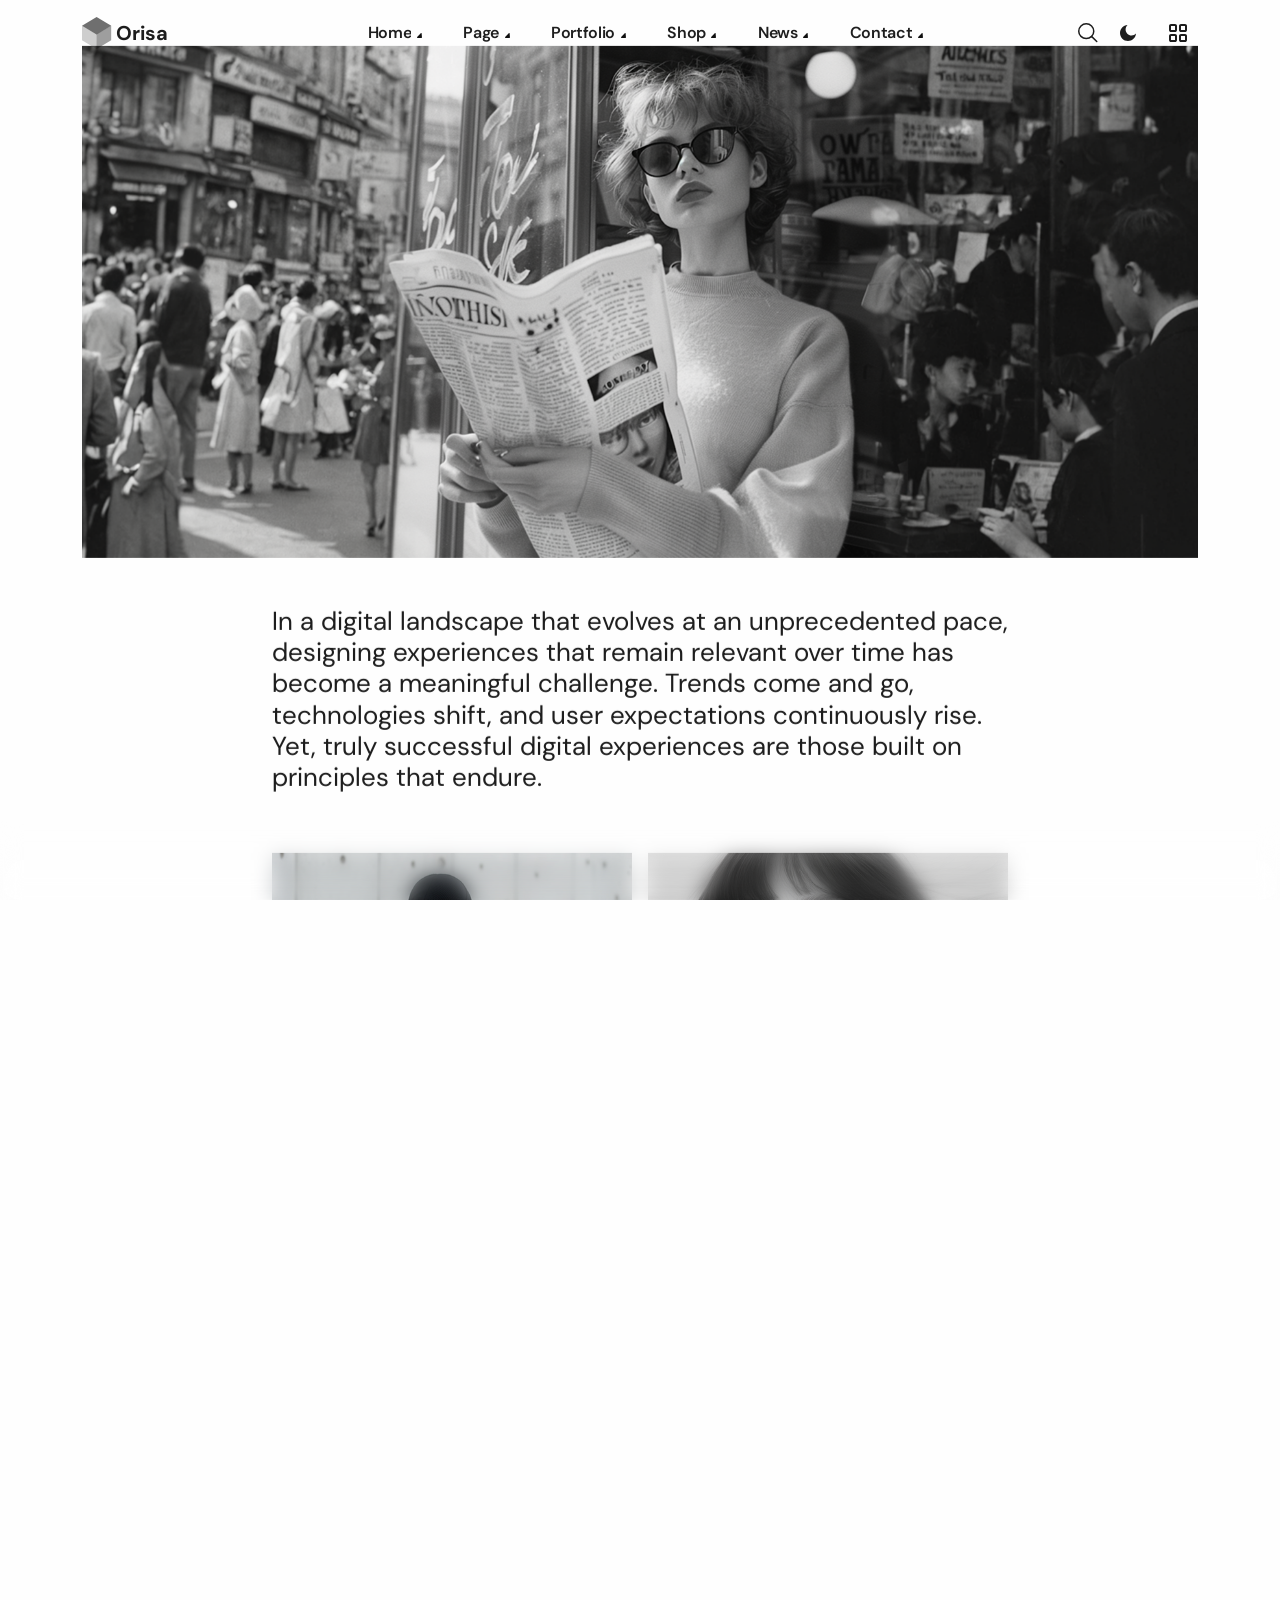
<file: blog-details.html>
<!doctype html>
<html lang="en">

<head>
    <meta charset="UTF-8">
    <meta name="viewport" content="width=device-width, initial-scale=1.0">
    <meta http-equiv="x-ua-compatible" content="ie=edge">
    <meta name="description" content="Orisa — Creative Agency &amp; Portfolio HTML Template. Multi-demo layout kit built with Bootstrap 5.">
    <title>Orisa - Creative Agency & Portfolio HTML Template</title>
    <!-- Favicon icon-->
    <link rel="shortcut icon" type="image/x-icon" href="assets/imgs/template/logo/favicon.svg">

    <!-- Libs CSS -->
    <link rel="stylesheet" href="assets/css/vendors/carouselTicker.css">
    <link rel="stylesheet" href="assets/css/vendors/bootstrap.min.css">
    <link rel="stylesheet" href="assets/css/vendors/swiper-bundle.min.css">
    <link rel="stylesheet" href="assets/css/vendors/nice-select.css">
    <link rel="stylesheet" href="assets/css/vendors/font-awesome-pro.css">
    <link rel="stylesheet" href="assets/css/vendors/magnific-popup.css">
    <link rel="stylesheet" href="assets/css/vendors/odometer.css">
    <link rel="stylesheet" href="assets/css/vendors/spacing.css">

    <!-- Main CSS -->
    <link rel="stylesheet" href="assets/css/main.css">
</head>

<body class="at-magic-cursor">

    <!--search-form-start -->
    <div class="at-search-body-overlay"></div>
    <div class="at-search-form-toggle">
        <div class="container">
            <div class="row mb-60">
                <div class="col-lg-12">
                    <div class="at-search-top d-flex justify-content-between align-items-center">
                        <div class="at-header-logo at-search-logo">
                            <a href="index.html">
                                <img data-width="30" src="assets/imgs/template/logo/favicon.svg" alt="Orisa">
                                <p class="h6 fw-700 fz-24 mb-0">Orisa</p>
                            </a>
                        </div>
                        <button class="at-search-close">
                            <i class="fa-light fa-xmark"></i>
                        </button>
                    </div>
                </div>
            </div>
            <div class="row justify-content-center">
                <div class="col-lg-12">
                    <div class="at-search-form">
                        <form action="#">
                            <div class="at-search-form-input">
                                <input type="text" placeholder="Find what you need…" required>
                                <span class="at-search-focus-border"></span>
                                <button class="at-search-form-btn at-btn" type="submit">
                                    <span>
                                        <span class="text-1">Search</span>
                                        <span class="text-2">Search</span>
                                    </span>
                                    <i class="icon-arrow-right">
                                        <svg xmlns="http://www.w3.org/2000/svg" width="14" height="12" viewBox="0 0 14 12" fill="none">
                                            <path d="M8.33333 1L13 5.66667M13 5.66667L8.33333 10.3333M13 5.66667H1" stroke="currentColor" stroke-width="2" stroke-linecap="round" stroke-linejoin="round" />
                                        </svg>
                                        <svg xmlns="http://www.w3.org/2000/svg" width="14" height="12" viewBox="0 0 14 12" fill="none">
                                            <path d="M8.33333 1L13 5.66667M13 5.66667L8.33333 10.3333M13 5.66667H1" stroke="currentColor" stroke-width="2" stroke-linecap="round" stroke-linejoin="round" />
                                        </svg>
                                    </i>
                                </button>
                            </div>
                        </form>
                    </div>
                </div>
                <div class="col-12">
                    <div class="at-categories">
                        <h3 class="at-categories-title">Popular searches</h3>
                        <ul class="at-categories-list">
                            <li><a href="#" class="at-categories-item">UI / UX Design</a></li>
                            <li><a href="#" class="at-categories-item">Photography</a></li>
                            <li><a href="#" class="at-categories-item">Digital Marketing</a></li>
                            <li><a href="#" class="at-categories-item">Creative</a></li>
                            <li><a href="#" class="at-categories-item">Innovative</a></li>
                            <li><a href="#" class="at-categories-item">Visionary</a></li>
                            <li><a href="#" class="at-categories-item">Disruptive</a></li>
                            <li><a href="#" class="at-categories-item">Adaptive</a></li>
                            <li><a href="#" class="at-categories-item">Reliable</a></li>
                            <li><a href="#" class="at-categories-item">Scalable</a></li>
                            <li><a href="#" class="at-categories-item">Impactful</a></li>
                            <li><a href="#" class="at-categories-item">Dynamic</a></li>
                        </ul>
                    </div>
                </div>
            </div>
        </div>
    </div>
    <!-- search-form-end -->
    <header>

        <!-- header 2 area start -->
        <div class="at-header-area at-header-spacing header-transparent">
            <div class="container">
                <div class="row align-items-center">
                    <div class="col-xl-2 col-6">
                        <div class="at-header-logo">
                            <a href="index.html">
                                <img data-width="30" src="assets/imgs/template/logo/favicon.svg" alt="Orisa">
                                <p class="h6 fw-700 fz-24 mb-0">Orisa</p>
                            </a>
                        </div>
                    </div>
                    <div class="col-xl-8 mx-auto d-none d-xl-flex justify-content-center">
                        <div class="at-main-menu d-inline-flex justify-content-center">
                            <nav class="at-mobile-menu-active">
                                <ul>
                                    <li class="has-dropdown">
                                        <a href="#">Home</a>
                                        <div class="at-submenu submenu at-megamenu">
                                            <div class="row">
                                                <div class="col-xl-6">
                                                    <div class="at-megamenu-box">
                                                        <div class="at-megamenu-title-wrap">
                                                            <span class="at-megamenu-title">Light Version</span>
                                                            <svg xmlns="http://www.w3.org/2000/svg" width="13" height="13" viewBox="0 0 13 13" fill="none">
                                                                <path d="M10.0208 3.41421L1.41421 12.0208L0 10.6066L8.60659 2H1.02082V0H12.0208V11H10.0208V3.41421Z" fill="currentColor" />
                                                            </svg>
                                                        </div>
                                                        <ul>
                                                            <li><a href="index.html">01. Creative Agency</a></li>
                                                            <li><a href="index-2.html">02. Digital Agency</a></li>
                                                            <li><a href="index-3.html">03. Marketing Agency</a></li>
                                                            <li><a href="index-4.html">04. AI & Tech Agency</a></li>
                                                            <li><a href="index-5.html">05. Personal Creative</a></li>
                                                            <li><a href="index-6.html">06. Branding Studio</a></li>
                                                            <li><a href="index-7.html">07. Startup Agency</a></li>
                                                            <li><a href="index-8.html">08. UI/UX Agency</a></li>
                                                            <li><a href="index-9.html">09. Morden Agency</a></li>
                                                            <li><a href="index-10.html">10. 3D Studio</a></li>
                                                            <li><a href="index-11.html">11. Motion & Video Studio</a></li>
                                                            <li><a href="index-12.html">12. Minimal Portfolio</a></li>
                                                            <li><a href="index-13.html">13. Architecture Studio</a></li>
                                                            <li><a href="index-14.html">14. Photography Showcase</a></li>
                                                            <li><a href="index-15.html">15. Agency Portfolio</a></li>
                                                        </ul>
                                                    </div>
                                                </div>
                                                <div class="col-xl-6">
                                                    <div class="at-megamenu-box">
                                                        <div class="at-megamenu-title-wrap">
                                                            <span class="at-megamenu-title">Dark Version</span>
                                                            <svg xmlns="http://www.w3.org/2000/svg" width="13" height="13" viewBox="0 0 13 13" fill="none">
                                                                <path d="M10.0208 3.41421L1.41421 12.0208L0 10.6066L8.60659 2H1.02082V0H12.0208V11H10.0208V3.41421Z" fill="currentColor" />
                                                            </svg>
                                                        </div>
                                                        <ul>
                                                            <li><a href="index-dark.html">01. Creative Agency</a></li>
                                                            <li><a href="index-2-dark.html">02. Digital Agency</a></li>
                                                            <li><a href="index-3-dark.html">03. Marketing Agency</a></li>
                                                            <li><a href="index-4-dark.html">04. AI & Tech Agency</a></li>
                                                            <li><a href="index-5-dark.html">05. Personal Creative</a></li>
                                                            <li><a href="index-6-dark.html">06. Branding Studio</a></li>
                                                            <li><a href="index-7-dark.html">07. Startup Agency</a></li>
                                                            <li><a href="index-8-dark.html">08. UI/UX Agency</a></li>
                                                            <li><a href="index-9-dark.html">09. Morden Agency</a></li>
                                                            <li><a href="index-10-dark.html">10. 3D Studio</a></li>
                                                            <li><a href="index-11-dark.html">11. Motion & Video Studio</a></li>
                                                            <li><a href="index-12-dark.html">12. Minimal Portfolio</a></li>
                                                            <li><a href="index-13-dark.html">13. Architecture Studio</a></li>
                                                            <li><a href="index-14-dark.html">14. Photography Studio</a></li>
                                                            <li><a href="index-15-dark.html">15. Agency Portfolio</a></li>
                                                        </ul>
                                                    </div>
                                                </div>
                                            </div>
                                        </div>
                                    </li>
                                    <li class="has-dropdown">
                                        <a href="#">Page</a>
                                        <div class="at-submenu submenu at-megamenu">
                                            <div class="row">
                                                <div class="col-xl-4">
                                                    <div class="at-megamenu-box">
                                                        <div class="at-megamenu-title-wrap">
                                                            <span class="at-megamenu-title">About Us</span>
                                                            <svg xmlns="http://www.w3.org/2000/svg" width="13" height="13" viewBox="0 0 13 13" fill="none">
                                                                <path d="M10.0208 3.41421L1.41421 12.0208L0 10.6066L8.60659 2H1.02082V0H12.0208V11H10.0208V3.41421Z" fill="currentColor" />
                                                            </svg>
                                                        </div>
                                                        <ul>
                                                            <li><a href="about-1.html">About 01</a></li>
                                                            <li><a href="about-2.html">About 02</a></li>
                                                            <li><a href="about-3.html">About 03</a></li>
                                                        </ul>
                                                    </div>
                                                </div>
                                                <div class="col-xl-4">
                                                    <div class="at-megamenu-box">
                                                        <div class="at-megamenu-title-wrap">
                                                            <span class="at-megamenu-title">Services</span>
                                                            <svg xmlns="http://www.w3.org/2000/svg" width="13" height="13" viewBox="0 0 13 13" fill="none">
                                                                <path d="M10.0208 3.41421L1.41421 12.0208L0 10.6066L8.60659 2H1.02082V0H12.0208V11H10.0208V3.41421Z" fill="currentColor" />
                                                            </svg>
                                                        </div>
                                                        <ul>
                                                            <li><a href="services-1.html">Service 01</a></li>
                                                            <li><a href="services-2.html">Service 02</a></li>
                                                            <li><a href="services-3.html">Service 03</a></li>
                                                            <li><a href="services-details.html">Service Details</a></li>
                                                        </ul>
                                                    </div>
                                                </div>
                                                <div class="col-xl-4">
                                                    <div class="at-megamenu-box">
                                                        <div class="at-megamenu-title-wrap">
                                                            <span class="at-megamenu-title">Other</span>
                                                            <svg xmlns="http://www.w3.org/2000/svg" width="13" height="13" viewBox="0 0 13 13" fill="none">
                                                                <path d="M10.0208 3.41421L1.41421 12.0208L0 10.6066L8.60659 2H1.02082V0H12.0208V11H10.0208V3.41421Z" fill="currentColor" />
                                                            </svg>
                                                        </div>
                                                        <ul>
                                                            <li><a href="team.html">Team</a></li>
                                                            <li><a href="team-details.html">Team Details</a></li>
                                                            <li><a href="pricing.html">Pricing</a></li>
                                                            <li><a href="coming-soon.html">Coming Soon</a></li>
                                                            <li><a href="faqs.html">FAQs</a></li>
                                                            <li><a href="404.html">404 Page</a></li>
                                                        </ul>
                                                    </div>
                                                </div>
                                            </div>
                                        </div>
                                    </li>
                                    <li class="has-dropdown">
                                        <a href="#">Portfolio</a>
                                        <div class="at-submenu submenu at-megamenu">
                                            <div class="row">
                                                <div class="col-xl-4">
                                                    <div class="at-megamenu-box">
                                                        <div class="at-megamenu-title-wrap">
                                                            <span class="at-megamenu-title">Creative</span>
                                                            <svg xmlns="http://www.w3.org/2000/svg" width="13" height="13" viewBox="0 0 13 13" fill="none">
                                                                <path d="M10.0208 3.41421L1.41421 12.0208L0 10.6066L8.60659 2H1.02082V0H12.0208V11H10.0208V3.41421Z" fill="currentColor" />
                                                            </svg>
                                                        </div>
                                                        <ul>
                                                            <li><a href="portfolio-cinema.html">Portfolio Cinema</a></li>
                                                            <li><a href="portfolio-split.html">Portfolio Split</a></li>
                                                            <li><a href="portfolio-stack.html">Portfolio Stack</a></li>
                                                            <li><a href="portfolio-curtain.html">Portfolio Curtain</a></li>
                                                            <li><a href="portfolio-zstack.html">Portfolio Z-Stack</a></li>
                                                            <li><a href="portfolio-vista.html">Portfolio Vista</a></li>
                                                            <li><a href="portfolio-horizontal.html">Portfolio Horizontal</a></li>
                                                            <li><a href="portfolio-gallery.html">Portfolio Gallery</a></li>
                                                        </ul>
                                                    </div>
                                                </div>
                                                <div class="col-xl-4">
                                                    <div class="at-megamenu-box">
                                                        <div class="at-megamenu-title-wrap">
                                                            <span class="at-megamenu-title">Classic</span>
                                                            <svg xmlns="http://www.w3.org/2000/svg" width="13" height="13" viewBox="0 0 13 13" fill="none">
                                                                <path d="M10.0208 3.41421L1.41421 12.0208L0 10.6066L8.60659 2H1.02082V0H12.0208V11H10.0208V3.41421Z" fill="currentColor" />
                                                            </svg>
                                                        </div>
                                                        <ul>
                                                            <li><a href="portfolio-1.html">Portfolio 01</a></li>
                                                            <li><a href="portfolio-2.html">Portfolio 02</a></li>
                                                            <li><a href="portfolio-3.html">Portfolio 03</a></li>
                                                            <li><a href="portfolio-4.html">Portfolio 04</a></li>
                                                            <li><a href="portfolio-5.html">Portfolio 05</a></li>
                                                            <li><a href="portfolio-6.html">Portfolio 06</a></li>
                                                        </ul>
                                                    </div>
                                                </div>
                                                <div class="col-xl-4">
                                                    <div class="at-megamenu-box">
                                                        <div class="at-megamenu-title-wrap">
                                                            <span class="at-megamenu-title">Details</span>
                                                            <svg xmlns="http://www.w3.org/2000/svg" width="13" height="13" viewBox="0 0 13 13" fill="none">
                                                                <path d="M10.0208 3.41421L1.41421 12.0208L0 10.6066L8.60659 2H1.02082V0H12.0208V11H10.0208V3.41421Z" fill="currentColor" />
                                                            </svg>
                                                        </div>
                                                        <ul>
                                                            <li><a href="portfolio-details-1.html">Portfolio Details 01</a></li>
                                                            <li><a href="portfolio-details-2.html">Portfolio Details 02</a></li>
                                                            <li><a href="portfolio-details-3.html">Portfolio Details 03</a></li>
                                                            <li><a href="portfolio-details-4.html">Portfolio Details 04</a></li>
                                                            <li><a href="portfolio-details-5.html">Portfolio Details 05</a></li>
                                                            <li><a href="portfolio-details-6.html">Portfolio Details 06</a></li>
                                                        </ul>
                                                    </div>
                                                </div>
                                            </div>
                                        </div>
                                    </li>
                                    <li class="has-dropdown">
                                        <a href="#">Shop</a>
                                        <ul class="at-submenu submenu">
                                            <li><a href="product-archive.html">Products Listing</a></li>
                                            <li><a href="product-details.html">Product Details</a></li>
                                            <li><a href="product-cart.html">Cart</a></li>
                                            <li><a href="product-checkout.html">Checkout</a></li>
                                        </ul>
                                    </li>
                                    <li class="has-dropdown">
                                        <a href="#">News</a>
                                        <ul class="at-submenu submenu">
                                            <li><a href="archive-1.html">Blog 01</a></li>
                                            <li><a href="archive-2.html">Blog 02</a></li>
                                            <li><a href="archive-3.html">Blog 03</a></li>
                                            <li><a href="archive-4.html">Blog 04</a></li>
                                            <li><a href="blog-details.html">Post Details</a></li>
                                        </ul>
                                    </li>
                                    <li class="has-dropdown">
                                        <a href="#">Contact</a>
                                        <ul class="at-submenu submenu">
                                            <li><a href="contact-1.html">Contact 01</a></li>
                                            <li><a href="contact-2.html">Contact 02</a></li>
                                        </ul>
                                    </li>
                                </ul>
                            </nav>
                        </div>
                    </div>
                    <div class="col-xl-2 col-6">
                        <div class="at-header-right gap-3 d-flex justify-content-end align-items-center">
                            <button class="at-header-search-btn at-search-click">
                                <svg width="20" height="20" viewBox="0 0 20 20" fill="none" xmlns="http://www.w3.org/2000/svg">
                                    <path d="M18.7508 18.5233L13.5538 13.392M13.5538 13.392C14.9604 12.0032 15.7506 10.1196 15.7506 8.15551C15.7506 6.19144 14.9604 4.30782 13.5538 2.91902C12.1472 1.53022 10.2395 0.75 8.25028 0.75C6.26108 0.75 4.35336 1.53022 2.94678 2.91902C1.54021 4.30782 0.75 6.19144 0.75 8.15551C0.75 10.1196 1.54021 12.0032 2.94678 13.392C4.35336 14.7808 6.26108 15.561 8.25028 15.561C10.2395 15.561 12.1472 14.7808 13.5538 13.392Z" stroke="currentColor" stroke-width="1.5" stroke-linecap="round" stroke-linejoin="round" />
                                </svg>
                            </button>
                            <div class="dark-light-mode">
                                <label for="switch" class="toggle dark-light-switcher">
                                    <input type="checkbox" class="input" id="switch">
                                    <span class="icon icon--moon">
                                        <svg xmlns="http://www.w3.org/2000/svg" width="16" height="16" viewBox="0 0 16 16" fill="none">
                                            <path d="M7.51166 0C6.33857 1.09609 5.6053 2.65694 5.6053 4.38904C5.6053 7.70586 8.29416 10.3947 11.611 10.3947C13.3431 10.3947 14.9039 9.66146 16 8.48836C15.7439 12.6798 12.2635 16 8.00757 16C3.58511 16 0 12.4149 0 7.99245C0 3.73655 3.32017 0.256105 7.51166 0Z" fill="currentColor" />
                                        </svg>
                                    </span>
                                    <span class="icon icon--sun">
                                        <svg xmlns="http://www.w3.org/2000/svg" viewBox="0 0 24 24" fill="currentColor" width="28" height="28">
                                            <path d="M12 2.25a.75.75 0 01.75.75v2.25a.75.75 0 01-1.5 0V3a.75.75 0 01.75-.75zM7.5 12a4.5 4.5 0 119 0 4.5 4.5 0 01-9 0zM18.894 6.166a.75.75 0 00-1.06-1.06l-1.591 1.59a.75.75 0 101.06 1.061l1.591-1.59zM21.75 12a.75.75 0 01-.75.75h-2.25a.75.75 0 010-1.5H21a.75.75 0 01.75.75zM17.834 18.894a.75.75 0 001.06-1.06l-1.59-1.591a.75.75 0 10-1.061 1.06l1.59 1.591zM12 18a.75.75 0 01.75.75V21a.75.75 0 01-1.5 0v-2.25A.75.75 0 0112 18zM7.758 17.303a.75.75 0 00-1.061-1.06l-1.591 1.59a.75.75 0 001.06 1.061l1.591-1.59zM6 12a.75.75 0 01-.75.75H3a.75.75 0 010-1.5h2.25A.75.75 0 016 12zM6.697 7.757a.75.75 0 001.06-1.06l-1.59-1.591a.75.75 0 00-1.061 1.06l1.59 1.591z">
                                            </path>
                                        </svg>
                                    </span>
                                </label>
                            </div>
                            <button class="at-menu-bar at-header-sidebar-btn">
                                <svg xmlns="http://www.w3.org/2000/svg" width="18" height="18" viewBox="0 0 18 18" fill="none">
                                    <path d="M1 2C1 1.73478 1.10536 1.48043 1.29289 1.29289C1.48043 1.10536 1.73478 1 2 1H6C6.26522 1 6.51957 1.10536 6.70711 1.29289C6.89464 1.48043 7 1.73478 7 2V6C7 6.26522 6.89464 6.51957 6.70711 6.70711C6.51957 6.89464 6.26522 7 6 7H2C1.73478 7 1.48043 6.89464 1.29289 6.70711C1.10536 6.51957 1 6.26522 1 6V2ZM11 2C11 1.73478 11.1054 1.48043 11.2929 1.29289C11.4804 1.10536 11.7348 1 12 1H16C16.2652 1 16.5196 1.10536 16.7071 1.29289C16.8946 1.48043 17 1.73478 17 2V6C17 6.26522 16.8946 6.51957 16.7071 6.70711C16.5196 6.89464 16.2652 7 16 7H12C11.7348 7 11.4804 6.89464 11.2929 6.70711C11.1054 6.51957 11 6.26522 11 6V2ZM1 12C1 11.7348 1.10536 11.4804 1.29289 11.2929C1.48043 11.1054 1.73478 11 2 11H6C6.26522 11 6.51957 11.1054 6.70711 11.2929C6.89464 11.4804 7 11.7348 7 12V16C7 16.2652 6.89464 16.5196 6.70711 16.7071C6.51957 16.8946 6.26522 17 6 17H2C1.73478 17 1.48043 16.8946 1.29289 16.7071C1.10536 16.5196 1 16.2652 1 16V12ZM11 12C11 11.7348 11.1054 11.4804 11.2929 11.2929C11.4804 11.1054 11.7348 11 12 11H16C16.2652 11 16.5196 11.1054 16.7071 11.2929C16.8946 11.4804 17 11.7348 17 12V16C17 16.2652 16.8946 16.5196 16.7071 16.7071C16.5196 16.8946 16.2652 17 16 17H12C11.7348 17 11.4804 16.8946 11.2929 16.7071C11.1054 16.5196 11 16.2652 11 16V12Z" stroke="currentColor" stroke-width="2" stroke-linecap="round" stroke-linejoin="round" />
                                </svg>
                            </button>
                        </div>
                    </div>
                </div>
            </div>
        </div>
        <!-- header area end -->

        <!-- sticky-menu-area -->
        <button id="header-sticky" class="hamburger-open-btn hamburger-sticky-menu">
            <span>MENU</span>
            <span class="icon">

                <svg xmlns="http://www.w3.org/2000/svg" width="24" height="24" viewBox="0 0 24 24" fill="none">
                    <path d="M4 5C4 4.73478 4.10536 4.48043 4.29289 4.29289C4.48043 4.10536 4.73478 4 5 4H9C9.26522 4 9.51957 4.10536 9.70711 4.29289C9.89464 4.48043 10 4.73478 10 5V9C10 9.26522 9.89464 9.51957 9.70711 9.70711C9.51957 9.89464 9.26522 10 9 10H5C4.73478 10 4.48043 9.89464 4.29289 9.70711C4.10536 9.51957 4 9.26522 4 9V5ZM14 5C14 4.73478 14.1054 4.48043 14.2929 4.29289C14.4804 4.10536 14.7348 4 15 4H19C19.2652 4 19.5196 4.10536 19.7071 4.29289C19.8946 4.48043 20 4.73478 20 5V9C20 9.26522 19.8946 9.51957 19.7071 9.70711C19.5196 9.89464 19.2652 10 19 10H15C14.7348 10 14.4804 9.89464 14.2929 9.70711C14.1054 9.51957 14 9.26522 14 9V5ZM4 15C4 14.7348 4.10536 14.4804 4.29289 14.2929C4.48043 14.1054 4.73478 14 5 14H9C9.26522 14 9.51957 14.1054 9.70711 14.2929C9.89464 14.4804 10 14.7348 10 15V19C10 19.2652 9.89464 19.5196 9.70711 19.7071C9.51957 19.8946 9.26522 20 9 20H5C4.73478 20 4.48043 19.8946 4.29289 19.7071C4.10536 19.5196 4 19.2652 4 19V15ZM14 15C14 14.7348 14.1054 14.4804 14.2929 14.2929C14.4804 14.1054 14.7348 14 15 14H19C19.2652 14 19.5196 14.1054 19.7071 14.2929C19.8946 14.4804 20 14.7348 20 15V19C20 19.2652 19.8946 19.5196 19.7071 19.7071C19.5196 19.8946 19.2652 20 19 20H15C14.7348 20 14.4804 19.8946 14.2929 19.7071C14.1054 19.5196 14 19.2652 14 19V15Z" stroke="currentColor" stroke-width="2" stroke-linecap="round" stroke-linejoin="round" />
                </svg>
            </span>
        </button>
        <!-- sticky-menu-end -->

    </header>
    <!-- at-offcanvus-area-start -->
    <div class="at-offcanvas-area">
        <div class="at-offcanvas">
            <div class="at-offcanvas-top d-flex align-items-center justify-content-between">
                <div class="at-offcanvas-logo">
                    <a href="index.html">
                        <img data-width="30" src="assets/imgs/template/logo/favicon.svg" alt="Orisa">
                        <p class="h6 fw-700 fz-24 mb-0">Orisa</p>
                    </a>
                </div>
                <div class="at-offcanvas-close-btn">
                    <button class="close-btn">
                        <svg width="37" height="38" viewBox="0 0 37 38" fill="none" xmlns="http://www.w3.org/2000/svg">
                            <path d="M9.19141 9.80762L27.5762 28.1924" stroke="currentColor" stroke-width="1.5" stroke-linecap="round" stroke-linejoin="round" />
                            <path d="M9.19141 28.1924L27.5762 9.80761" stroke="currentColor" stroke-width="1.5" stroke-linecap="round" stroke-linejoin="round" />
                        </svg>
                    </button>
                </div>
            </div>
            <div class="at-offcanvas-content d-none d-xl-block">
                <h3 class="at-offcanvas-title">Howdy!</h3>
                <p class="fz-font-lg">We blend strategy, creativity, and technology to help brands grow, connect, and stand out in an ever-evolving digital world. </p>
            </div>
            <div class="at-offcanvas-menu d-xl-none pb-50">
                <nav></nav>
            </div>
            <div class="at-offcanvas-gallery d-none d-xl-block">
                <div class="sec-2-home-5__avatars-row d-flex gap-2">
                    <div class="sec-2-home-5__avatar-sm at-offcanvas-gallery-img">
                        <img class="img-cover" src="assets/imgs/template/avatar/avatar-10.webp" alt="orisa">
                    </div>
                    <div class="sec-2-home-5__avatar-sm at-offcanvas-gallery-img">
                        <img class="img-cover" src="assets/imgs/template/avatar/avatar-11.webp" alt="orisa">
                    </div>
                    <div class="sec-2-home-5__avatar-sm at-offcanvas-gallery-img">
                        <img class="img-cover" src="assets/imgs/template/avatar/avatar-12.webp" alt="orisa">
                    </div>
                    <div class="sec-2-home-5__avatar-sm at-offcanvas-gallery-img">
                        <img class="img-cover" src="assets/imgs/template/avatar/avatar-13.webp" alt="orisa">
                    </div>
                    <div class="sec-2-home-5__avatar-sm at-offcanvas-gallery-img">
                        <img class="img-cover" src="assets/imgs/template/avatar/avatar-14.webp" alt="orisa">
                    </div>
                </div>
            </div>
            <div class="at-offcanvas-contact">
                <h4 class="h5 at-offcanvas-title sm">Get in touch</h4>
                <ul>
                    <li><a class="fz-font-lg" href="tel:2125557398">(212) 555-7398</a></li>
                    <li><a class="fz-font-lg" href="mailto:hello@aleric.com">hello@orisa.com</a></li>
                    <li>
                        <a class="fz-font-lg" href="#">
                            245 Fifth Avenue, Suite 1800 <br>
                            New York, NY 10016, USA
                        </a>
                    </li>
                </ul>
            </div>
            <div class="at-offcanvas-social">
                <h3 class="at-offcanvas-title sm">Follow Us</h3>
                <ul class="at-offcanvas-social__grid">
                    <li>
                        <a href="#" class="at-offcanvas-social__link" aria-label="Twitter">
                            <svg xmlns="http://www.w3.org/2000/svg" width="18" height="18" viewBox="0 0 16 15" fill="none" aria-hidden="true">
                                <path fill-rule="evenodd" clip-rule="evenodd" d="M0 0H5.25L8.98421 5.21053L13.5 0H15.5L9.8895 6.47368L16 15H10.75L7.01579 9.7895L2.5 15H0.5L6.11053 8.52632L0 0ZM11.5204 13.5L2.92043 1.5H4.47957L13.0796 13.5H11.5204Z" fill="currentColor" />
                            </svg>
                            <span>Twitter</span>
                        </a>
                    </li>
                    <li>
                        <a href="#" class="at-offcanvas-social__link" aria-label="Facebook">
                            <svg xmlns="http://www.w3.org/2000/svg" width="18" height="18" viewBox="0 0 18 18" fill="none" aria-hidden="true">
                                <path d="M12.4024 18V11.0344H14.7347L15.0838 8.3265H12.4024V6.59765C12.4024 5.81364 12.62 5.27934 13.7443 5.27934L15.1783 5.27867V2.85676C14.9302 2.82382 14.0791 2.75006 13.0888 2.75006C11.0213 2.75006 9.606 4.01198 9.606 6.32952V8.3265H7.2677V11.0344H9.606V18H1C0.44772 18 0 17.5523 0 17V1C0 0.44772 0.44772 0 1 0H17C17.5523 0 18 0.44772 18 1V17C18 17.5523 17.5523 18 17 18H12.4024Z" fill="currentColor" />
                            </svg>
                            <span>Facebook</span>
                        </a>
                    </li>
                    <li>
                        <a href="#" class="at-offcanvas-social__link" aria-label="LinkedIn">
                            <svg xmlns="http://www.w3.org/2000/svg" width="18" height="18" viewBox="0 0 18 18" fill="none" aria-hidden="true">
                                <path d="M15.3352 15.339H12.6697V11.1622C12.6697 10.1662 12.6495 8.8845 11.2807 8.8845C9.89102 8.8845 9.67872 9.9683 9.67872 11.0887V15.339H7.01322V6.75H9.57372V7.9207H9.60822C9.96602 7.2457 10.836 6.53325 12.1357 6.53325C14.8365 6.53325 15.336 8.3108 15.336 10.6245L15.3352 15.339ZM4.00275 5.57475C3.14475 5.57475 2.4555 4.88025 2.4555 4.026C2.4555 3.1725 3.1455 2.47875 4.00275 2.47875C4.85775 2.47875 5.55075 3.1725 5.55075 4.026C5.55075 4.88025 4.857 5.57475 4.00275 5.57475ZM5.33925 15.339H2.66625V6.75H5.33925V15.339ZM16.6687 0H1.32825C0.594 0 0 0.5805 0 1.29675V16.7033C0 17.4202 0.594 18 1.32825 18H16.6665C17.4 18 18 17.4202 18 16.7033V1.29675C18 0.5805 17.4 0 16.6665 0H16.6687Z" fill="currentColor" />
                            </svg>
                            <span>Linkedin</span>
                        </a>
                    </li>
                    <li>
                        <a href="#" class="at-offcanvas-social__link" aria-label="Instagram">
                            <svg xmlns="http://www.w3.org/2000/svg" width="18" height="18" viewBox="0 0 18 18" fill="none" aria-hidden="true">
                                <path d="M9.92475 0C10.9376 0.00167406 11.4509 0.00703828 11.8945 0.0202418L12.0692 0.025948C12.2709 0.0331213 12.47 0.0421215 12.7101 0.0533719C13.6678 0.0976265 14.3211 0.249129 14.8949 0.471887C15.4881 0.700648 15.9892 1.00966 16.4894 1.50993C16.9889 2.0102 17.298 2.51271 17.5275 3.10448C17.7494 3.67751 17.901 4.33153 17.946 5.28931C17.9567 5.52933 17.9653 5.72841 17.9725 5.93024L17.9781 6.10492C17.9913 6.5484 17.9973 7.06177 17.9992 8.07471L17.9999 8.74577C18 8.82777 18 8.91237 18 8.99967L17.9999 9.25357L17.9994 9.92472C17.9977 10.9376 17.9923 11.451 17.9791 11.8944L17.9734 12.0691C17.9662 12.271 17.9572 12.4701 17.946 12.7101C17.9017 13.6679 17.7494 14.3211 17.5275 14.8949C17.2987 15.4882 16.9889 15.9892 16.4894 16.4895C15.9892 16.989 15.4859 17.298 14.8949 17.5275C14.3211 17.7495 13.6678 17.901 12.7101 17.946C12.47 17.9567 12.2709 17.9654 12.0692 17.9725L11.8945 17.9781C11.4509 17.9914 10.9376 17.9973 9.92475 17.9993L9.25359 18C9.1716 18 9.087 18 8.99969 18H8.7458L8.07464 17.9994C7.06175 17.9977 6.54839 17.9924 6.1049 17.9791L5.93022 17.9734C5.72839 17.9662 5.5293 17.9572 5.2893 17.946C4.33151 17.9018 3.67899 17.7495 3.10448 17.5275C2.51195 17.2988 2.01018 16.989 1.50992 16.4895C1.00965 15.9892 0.701394 15.4859 0.471886 14.8949C0.249129 14.3211 0.0983735 13.6679 0.053372 12.7101C0.0426796 12.4701 0.0339582 12.271 0.026893 12.0691L0.0212318 11.8944C0.00806435 11.451 0.00206123 10.9376 0.000117163 9.92472L0 8.07471C0.00167406 7.06177 0.00702925 6.5484 0.0202327 6.10492L0.0259479 5.93024C0.0331212 5.72841 0.0421216 5.52933 0.053372 5.28931C0.0976175 4.33078 0.249129 3.67825 0.471886 3.10448C0.700638 2.51196 1.00965 2.0102 1.50992 1.50993C2.01018 1.00966 2.51271 0.701396 3.10448 0.471887C3.67825 0.249129 4.33077 0.0983735 5.2893 0.0533719C5.5293 0.0426885 5.72839 0.0339673 5.93022 0.026902L6.1049 0.0212407C6.54839 0.00806417 7.06175 0.00206102 8.07464 0.000116949L9.92475 0ZM8.99969 4.49953C6.51298 4.49953 4.49952 6.51518 4.49952 8.99967C4.49952 11.4864 6.51517 13.4998 8.99969 13.4998C11.4864 13.4998 13.4998 11.4842 13.4998 8.99967C13.4998 6.513 11.4841 4.49953 8.99969 4.49953ZM8.99969 6.2996C10.491 6.2996 11.6998 7.50805 11.6998 8.99967C11.6998 10.4909 10.4913 11.6998 8.99969 11.6998C7.50843 11.6998 6.29958 10.4914 6.29958 8.99967C6.29958 7.50841 7.50798 6.2996 8.99969 6.2996ZM13.7249 3.14949C13.1045 3.14949 12.5998 3.65342 12.5998 4.27376C12.5998 4.89411 13.1037 5.39882 13.7249 5.39882C14.3452 5.39882 14.8499 4.89489 14.8499 4.27376C14.8499 3.65342 14.3443 3.14871 13.7249 3.14949Z" fill="currentColor" />
                            </svg>
                            <span>Instagram</span>
                        </a>
                    </li>
                    <li>
                        <a href="#" class="at-offcanvas-social__link" aria-label="Youtube">
                            <svg xmlns="http://www.w3.org/2000/svg" width="18" height="13" viewBox="0 0 18 13" fill="none" aria-hidden="true">
                                <path fill-rule="evenodd" clip-rule="evenodd" d="M16.0322 0.388283C16.8071 0.602295 17.4162 1.23059 17.6237 2.03009C17.9985 3.47775 18 6.49997 18 6.49997C18 6.49997 18 9.52214 17.6237 10.9698C17.4162 11.7694 16.8071 12.3977 16.0322 12.6116C14.6291 13 8.99997 13 8.99997 13C8.99997 13 3.37092 13 1.96772 12.6116C1.1928 12.3977 0.583804 11.7694 0.376354 10.9698C-3.83173e-08 9.52214 0 6.49997 0 6.49997C0 6.49997 -3.83173e-08 3.47775 0.376354 2.03009C0.583804 1.23059 1.1928 0.602295 1.96772 0.388283C3.37092 1.18595e-07 8.99997 0 8.99997 0C8.99997 0 14.6291 1.18595e-07 16.0322 0.388283ZM11.8751 6.50027L7.19879 9.2855V3.71499L11.8751 6.50027Z" fill="currentColor" />
                            </svg>
                            <span>Youtube</span>
                        </a>
                    </li>
                </ul>
            </div>
        </div>
    </div>
    <div class="body-overlay"></div>
    <!-- at-offcanvus-area-end -->

    <!-- offcanvas 2 start -->
    <div class="at-offcanvas-2-area">
        <div class="offcanvas-bg"></div>
        <div class="at-offcanvas-2-wrapper offcanvas-menu">
            <div class="at-offcanvas-2-left">
                <div class="at-header-logo d-flex justify-content-between align-items-center mb-50">
                    <a href="index.html">
                        <img class="dark-mode-invert" data-width="30" src="assets/imgs/template/logo/favicon.svg" alt="Orisa">
                        <p class="h6 fw-700 fz-24 mb-0">Orisa</p>
                    </a>
                    <span class="hamburger-close-btn">
                        <svg width="37" height="38" viewBox="0 0 37 38" fill="none" xmlns="http://www.w3.org/2000/svg">
                            <path d="M9.19141 9.80762L27.5762 28.1924" stroke="currentColor" stroke-width="1.5" stroke-linecap="round" stroke-linejoin="round" />
                            <path d="M9.19141 28.1924L27.5762 9.80761" stroke="currentColor" stroke-width="1.5" stroke-linecap="round" stroke-linejoin="round" />
                        </svg>
                    </span>
                </div>
                <div class="at-offcanvas-menu counter-row">
                    <nav></nav>
                </div>
                <div class="at-offcanvas-social">
                    <ul class="at-offcanvas-social__grid">
                        <li>
                            <a href="#" class="at-offcanvas-social__link" aria-label="Twitter">
                                <svg xmlns="http://www.w3.org/2000/svg" width="18" height="18" viewBox="0 0 16 15" fill="none" aria-hidden="true">
                                    <path fill-rule="evenodd" clip-rule="evenodd" d="M0 0H5.25L8.98421 5.21053L13.5 0H15.5L9.8895 6.47368L16 15H10.75L7.01579 9.7895L2.5 15H0.5L6.11053 8.52632L0 0ZM11.5204 13.5L2.92043 1.5H4.47957L13.0796 13.5H11.5204Z" fill="currentColor" />
                                </svg>
                                <span>Twitter</span>
                            </a>
                        </li>
                        <li>
                            <a href="#" class="at-offcanvas-social__link" aria-label="Facebook">
                                <svg xmlns="http://www.w3.org/2000/svg" width="18" height="18" viewBox="0 0 18 18" fill="none" aria-hidden="true">
                                    <path d="M12.4024 18V11.0344H14.7347L15.0838 8.3265H12.4024V6.59765C12.4024 5.81364 12.62 5.27934 13.7443 5.27934L15.1783 5.27867V2.85676C14.9302 2.82382 14.0791 2.75006 13.0888 2.75006C11.0213 2.75006 9.606 4.01198 9.606 6.32952V8.3265H7.2677V11.0344H9.606V18H1C0.44772 18 0 17.5523 0 17V1C0 0.44772 0.44772 0 1 0H17C17.5523 0 18 0.44772 18 1V17C18 17.5523 17.5523 18 17 18H12.4024Z" fill="currentColor" />
                                </svg>
                                <span>Facebook</span>
                            </a>
                        </li>
                        <li>
                            <a href="#" class="at-offcanvas-social__link" aria-label="LinkedIn">
                                <svg xmlns="http://www.w3.org/2000/svg" width="18" height="18" viewBox="0 0 18 18" fill="none" aria-hidden="true">
                                    <path d="M15.3352 15.339H12.6697V11.1622C12.6697 10.1662 12.6495 8.8845 11.2807 8.8845C9.89102 8.8845 9.67872 9.9683 9.67872 11.0887V15.339H7.01322V6.75H9.57372V7.9207H9.60822C9.96602 7.2457 10.836 6.53325 12.1357 6.53325C14.8365 6.53325 15.336 8.3108 15.336 10.6245L15.3352 15.339ZM4.00275 5.57475C3.14475 5.57475 2.4555 4.88025 2.4555 4.026C2.4555 3.1725 3.1455 2.47875 4.00275 2.47875C4.85775 2.47875 5.55075 3.1725 5.55075 4.026C5.55075 4.88025 4.857 5.57475 4.00275 5.57475ZM5.33925 15.339H2.66625V6.75H5.33925V15.339ZM16.6687 0H1.32825C0.594 0 0 0.5805 0 1.29675V16.7033C0 17.4202 0.594 18 1.32825 18H16.6665C17.4 18 18 17.4202 18 16.7033V1.29675C18 0.5805 17.4 0 16.6665 0H16.6687Z" fill="currentColor" />
                                </svg>
                                <span>Linkedin</span>
                            </a>
                        </li>
                        <li>
                            <a href="#" class="at-offcanvas-social__link" aria-label="Instagram">
                                <svg xmlns="http://www.w3.org/2000/svg" width="18" height="18" viewBox="0 0 18 18" fill="none" aria-hidden="true">
                                    <path d="M9.92475 0C10.9376 0.00167406 11.4509 0.00703828 11.8945 0.0202418L12.0692 0.025948C12.2709 0.0331213 12.47 0.0421215 12.7101 0.0533719C13.6678 0.0976265 14.3211 0.249129 14.8949 0.471887C15.4881 0.700648 15.9892 1.00966 16.4894 1.50993C16.9889 2.0102 17.298 2.51271 17.5275 3.10448C17.7494 3.67751 17.901 4.33153 17.946 5.28931C17.9567 5.52933 17.9653 5.72841 17.9725 5.93024L17.9781 6.10492C17.9913 6.5484 17.9973 7.06177 17.9992 8.07471L17.9999 8.74577C18 8.82777 18 8.91237 18 8.99967L17.9999 9.25357L17.9994 9.92472C17.9977 10.9376 17.9923 11.451 17.9791 11.8944L17.9734 12.0691C17.9662 12.271 17.9572 12.4701 17.946 12.7101C17.9017 13.6679 17.7494 14.3211 17.5275 14.8949C17.2987 15.4882 16.9889 15.9892 16.4894 16.4895C15.9892 16.989 15.4859 17.298 14.8949 17.5275C14.3211 17.7495 13.6678 17.901 12.7101 17.946C12.47 17.9567 12.2709 17.9654 12.0692 17.9725L11.8945 17.9781C11.4509 17.9914 10.9376 17.9973 9.92475 17.9993L9.25359 18C9.1716 18 9.087 18 8.99969 18H8.7458L8.07464 17.9994C7.06175 17.9977 6.54839 17.9924 6.1049 17.9791L5.93022 17.9734C5.72839 17.9662 5.5293 17.9572 5.2893 17.946C4.33151 17.9018 3.67899 17.7495 3.10448 17.5275C2.51195 17.2988 2.01018 16.989 1.50992 16.4895C1.00965 15.9892 0.701394 15.4859 0.471886 14.8949C0.249129 14.3211 0.0983735 13.6679 0.053372 12.7101C0.0426796 12.4701 0.0339582 12.271 0.026893 12.0691L0.0212318 11.8944C0.00806435 11.451 0.00206123 10.9376 0.000117163 9.92472L0 8.07471C0.00167406 7.06177 0.00702925 6.5484 0.0202327 6.10492L0.0259479 5.93024C0.0331212 5.72841 0.0421216 5.52933 0.053372 5.28931C0.0976175 4.33078 0.249129 3.67825 0.471886 3.10448C0.700638 2.51196 1.00965 2.0102 1.50992 1.50993C2.01018 1.00966 2.51271 0.701396 3.10448 0.471887C3.67825 0.249129 4.33077 0.0983735 5.2893 0.0533719C5.5293 0.0426885 5.72839 0.0339673 5.93022 0.026902L6.1049 0.0212407C6.54839 0.00806417 7.06175 0.00206102 8.07464 0.000116949L9.92475 0ZM8.99969 4.49953C6.51298 4.49953 4.49952 6.51518 4.49952 8.99967C4.49952 11.4864 6.51517 13.4998 8.99969 13.4998C11.4864 13.4998 13.4998 11.4842 13.4998 8.99967C13.4998 6.513 11.4841 4.49953 8.99969 4.49953ZM8.99969 6.2996C10.491 6.2996 11.6998 7.50805 11.6998 8.99967C11.6998 10.4909 10.4913 11.6998 8.99969 11.6998C7.50843 11.6998 6.29958 10.4914 6.29958 8.99967C6.29958 7.50841 7.50798 6.2996 8.99969 6.2996ZM13.7249 3.14949C13.1045 3.14949 12.5998 3.65342 12.5998 4.27376C12.5998 4.89411 13.1037 5.39882 13.7249 5.39882C14.3452 5.39882 14.8499 4.89489 14.8499 4.27376C14.8499 3.65342 14.3443 3.14871 13.7249 3.14949Z" fill="currentColor" />
                                </svg>
                                <span>Instagram</span>
                            </a>
                        </li>
                        <li>
                            <a href="#" class="at-offcanvas-social__link" aria-label="Youtube">
                                <svg xmlns="http://www.w3.org/2000/svg" width="18" height="13" viewBox="0 0 18 13" fill="none" aria-hidden="true">
                                    <path fill-rule="evenodd" clip-rule="evenodd" d="M16.0322 0.388283C16.8071 0.602295 17.4162 1.23059 17.6237 2.03009C17.9985 3.47775 18 6.49997 18 6.49997C18 6.49997 18 9.52214 17.6237 10.9698C17.4162 11.7694 16.8071 12.3977 16.0322 12.6116C14.6291 13 8.99997 13 8.99997 13C8.99997 13 3.37092 13 1.96772 12.6116C1.1928 12.3977 0.583804 11.7694 0.376354 10.9698C-3.83173e-08 9.52214 0 6.49997 0 6.49997C0 6.49997 -3.83173e-08 3.47775 0.376354 2.03009C0.583804 1.23059 1.1928 0.602295 1.96772 0.388283C3.37092 1.18595e-07 8.99997 0 8.99997 0C8.99997 0 14.6291 1.18595e-07 16.0322 0.388283ZM11.8751 6.50027L7.19879 9.2855V3.71499L11.8751 6.50027Z" fill="currentColor" />
                                </svg>
                                <span>Youtube</span>
                            </a>
                        </li>
                    </ul>
                </div>
                <span class="hamburger-close-btn hamburger-mobile-close-btn d-md-none">CLOSE</span>
            </div>
        </div>
    </div>
    <!-- offcanvas 2 end -->
    <div class="px-blur-bottom"></div>
    <!-- Begin magic cursor -->
    <div id="magic-cursor" class="cursor-black-bg">
        <div id="ball"></div>
    </div>
    <!-- End magic cursor -->
    <div id="smooth-wrapper">
        <div id="smooth-content" class="z-index-3">
            <main class="bg-neutral-0">
                <!-- blog-details section 1 -->
                <div class="sec-1-blog-details overflow-hidden pt-150 pb-100">
                    <div class="container">
                        <div class="row align-items-center">
                            <div class="col-lg-8 mx-auto">
                                <div class="nav-menu d-flex align-items-center gap-2 pb-2">
                                    <a href="#" class="nav-menu__item neutral-900">Blog</a>
                                    <span class="nav-menu__item-separator">
                                        <svg xmlns="http://www.w3.org/2000/svg" width="6" height="11" viewBox="0 0 6 11" fill="none">
                                            <path d="M0.666992 0.666672L5.33366 5.33334L0.666992 10" stroke="#585959" stroke-width="1.33333" stroke-linecap="round" stroke-linejoin="round" />
                                        </svg>
                                    </span>
                                    <span class="nav-menu__item neutral-500">The World is Changing</span>
                                </div>
                                <h2 class="fw-600 lh-1 mb-0">Creating Digital Experiences That Stand the Test of Time</h2>
                                <div class="d-flex flex-column flex-md-row align-items-md-end gap-2 justify-content-between pt-30">
                                    <div class="d-flex align-items-center gap-2">
                                        <div class="size-56 rounded-circle overflow-hidden">
                                            <img class="img-cover" src="assets/imgs/template/avatar/avatar-21.webp" alt="Olivia">
                                        </div>
                                        <div>
                                            <h3 class="h6 mb-0">Amelia Courtney</h3>
                                            <span class="nav-menu__item fz-font-sm neutral-500">25 minutes ago</span>
                                        </div>
                                    </div>
                                    <div class="d-flex align-items-center gap-4">
                                        <span class="nav-menu__item fz-font-label fw-600 neutral-500">SHARE THIS ARTICLE</span>
                                        <ul class="at-social-list list-unstyled d-flex flex-wrap align-items-end gap-md-4 gap-3">
                                            <li>
                                                <a href="#" class="at-social__link d-flex align-items-center gap-2" aria-label="Twitter">
                                                    <svg xmlns="http://www.w3.org/2000/svg" width="18" height="18" viewBox="0 0 16 15" fill="none" aria-hidden="true">
                                                        <path fill-rule="evenodd" clip-rule="evenodd" d="M0 0H5.25L8.98421 5.21053L13.5 0H15.5L9.8895 6.47368L16 15H10.75L7.01579 9.7895L2.5 15H0.5L6.11053 8.52632L0 0ZM11.5204 13.5L2.92043 1.5H4.47957L13.0796 13.5H11.5204Z" fill="currentColor"></path>
                                                    </svg>
                                                </a>
                                            </li>
                                            <li>
                                                <a href="#" class="at-social__link d-flex align-items-center gap-2" aria-label="Facebook">
                                                    <svg xmlns="http://www.w3.org/2000/svg" width="18" height="18" viewBox="0 0 18 18" fill="none" aria-hidden="true">
                                                        <path d="M12.4024 18V11.0344H14.7347L15.0838 8.3265H12.4024V6.59765C12.4024 5.81364 12.62 5.27934 13.7443 5.27934L15.1783 5.27867V2.85676C14.9302 2.82382 14.0791 2.75006 13.0888 2.75006C11.0213 2.75006 9.606 4.01198 9.606 6.32952V8.3265H7.2677V11.0344H9.606V18H1C0.44772 18 0 17.5523 0 17V1C0 0.44772 0.44772 0 1 0H17C17.5523 0 18 0.44772 18 1V17C18 17.5523 17.5523 18 17 18H12.4024Z" fill="currentColor"></path>
                                                    </svg>
                                                </a>
                                            </li>
                                            <li>
                                                <a href="#" class="at-social__link d-flex align-items-center gap-2" aria-label="Instagram">
                                                    <svg xmlns="http://www.w3.org/2000/svg" width="18" height="18" viewBox="0 0 18 18" fill="none" aria-hidden="true">
                                                        <path d="M9.92475 0C10.9376 0.00167406 11.4509 0.00703828 11.8945 0.0202418L12.0692 0.025948C12.2709 0.0331213 12.47 0.0421215 12.7101 0.0533719C13.6678 0.0976265 14.3211 0.249129 14.8949 0.471887C15.4881 0.700648 15.9892 1.00966 16.4894 1.50993C16.9889 2.0102 17.298 2.51271 17.5275 3.10448C17.7494 3.67751 17.901 4.33153 17.946 5.28931C17.9567 5.52933 17.9653 5.72841 17.9725 5.93024L17.9781 6.10492C17.9913 6.5484 17.9973 7.06177 17.9992 8.07471L17.9999 8.74577C18 8.82777 18 8.91237 18 8.99967L17.9999 9.25357L17.9994 9.92472C17.9977 10.9376 17.9923 11.451 17.9791 11.8944L17.9734 12.0691C17.9662 12.271 17.9572 12.4701 17.946 12.7101C17.9017 13.6679 17.7494 14.3211 17.5275 14.8949C17.2987 15.4882 16.9889 15.9892 16.4894 16.4895C15.9892 16.989 15.4859 17.298 14.8949 17.5275C14.3211 17.7495 13.6678 17.901 12.7101 17.946C12.47 17.9567 12.2709 17.9654 12.0692 17.9725L11.8945 17.9781C11.4509 17.9914 10.9376 17.9973 9.92475 17.9993L9.25359 18C9.1716 18 9.087 18 8.99969 18H8.7458L8.07464 17.9994C7.06175 17.9977 6.54839 17.9924 6.1049 17.9791L5.93022 17.9734C5.72839 17.9662 5.5293 17.9572 5.2893 17.946C4.33151 17.9018 3.67899 17.7495 3.10448 17.5275C2.51195 17.2988 2.01018 16.989 1.50992 16.4895C1.00965 15.9892 0.701394 15.4859 0.471886 14.8949C0.249129 14.3211 0.0983735 13.6679 0.053372 12.7101C0.0426796 12.4701 0.0339582 12.271 0.026893 12.0691L0.0212318 11.8944C0.00806435 11.451 0.00206123 10.9376 0.000117163 9.92472L0 8.07471C0.00167406 7.06177 0.00702925 6.5484 0.0202327 6.10492L0.0259479 5.93024C0.0331212 5.72841 0.0421216 5.52933 0.053372 5.28931C0.0976175 4.33078 0.249129 3.67825 0.471886 3.10448C0.700638 2.51196 1.00965 2.0102 1.50992 1.50993C2.01018 1.00966 2.51271 0.701396 3.10448 0.471887C3.67825 0.249129 4.33077 0.0983735 5.2893 0.0533719C5.5293 0.0426885 5.72839 0.0339673 5.93022 0.026902L6.1049 0.0212407C6.54839 0.00806417 7.06175 0.00206102 8.07464 0.000116949L9.92475 0ZM8.99969 4.49953C6.51298 4.49953 4.49952 6.51518 4.49952 8.99967C4.49952 11.4864 6.51517 13.4998 8.99969 13.4998C11.4864 13.4998 13.4998 11.4842 13.4998 8.99967C13.4998 6.513 11.4841 4.49953 8.99969 4.49953ZM8.99969 6.2996C10.491 6.2996 11.6998 7.50805 11.6998 8.99967C11.6998 10.4909 10.4913 11.6998 8.99969 11.6998C7.50843 11.6998 6.29958 10.4914 6.29958 8.99967C6.29958 7.50841 7.50798 6.2996 8.99969 6.2996ZM13.7249 3.14949C13.1045 3.14949 12.5998 3.65342 12.5998 4.27376C12.5998 4.89411 13.1037 5.39882 13.7249 5.39882C14.3452 5.39882 14.8499 4.89489 14.8499 4.27376C14.8499 3.65342 14.3443 3.14871 13.7249 3.14949Z" fill="currentColor"></path>
                                                    </svg>
                                                </a>
                                            </li>
                                        </ul>
                                    </div>
                                </div>
                            </div>
                            <div class="col-12 py-5">
                                <img src="assets/imgs/pages/img-212.webp" class="img-fluid" alt="Creating Digital Experiences That Stand the Test of Time">
                            </div>
                            <div class="col-lg-8 mx-auto">
                                <div class="content">
                                    <h3 class="h6 fz-font-2xl fw-400 mb-60">In a digital landscape that evolves at an unprecedented pace, designing experiences that remain relevant over time has become a meaningful challenge. Trends come and go, technologies shift, and user expectations continuously rise. Yet, truly successful digital experiences are those built on principles that endure.</h3>
                                    <div class="row mb-60 g-3">
                                        <div class="col-md-6">
                                            <img src="assets/imgs/pages/img-213.webp" class="img-fluid" alt="Creating Digital Experiences That Stand the Test of Time">
                                        </div>
                                        <div class="col-md-6">
                                            <img src="assets/imgs/pages/img-214.webp" class="img-fluid" alt="Creating Digital Experiences That Stand the Test of Time">
                                        </div>
                                    </div>
                                    <p class="fz-font-lg neutral-900">Visual trends can spark attention, but longevity comes from purpose-driven design. Experiences that stand the test of time prioritize clarity, usability, and intent over fleeting aesthetics. When design decisions are guided by function and meaning, products remain effective long after trends fade.</p>

                                    <p class="fz-font-lg neutral-900"> Timeless digital experiences are rooted in a deep understanding of user needs and behaviors. By focusing on real problems, natural interactions, and intuitive flows, designers create solutions that feel relevant regardless of changing interfaces or technologies.</p>

                                    <p class="fz-font-lg neutral-900">Scalability and adaptability are essential to long-term success. Well-structured design systems, modular components, and consistent patterns allow digital products to evolve without losing coherence. Flexibility ensures that growth and change feel seamless rather than disruptive.</p>
                                    <figure class="mt-60 mb-60">
                                        <img src="assets/imgs/pages/img-215.webp" alt="orisa">
                                        <figcaption class="text-center neutral-700 fst-italic mt-2">Image by Ali Studio</figcaption>
                                    </figure>
                                    <div class="row mb-60">
                                        <div class="col-md-6">
                                            <h3 class="h6 fw-600">Clarity as a Design Principle</h3>
                                            <p class="fz-font-lg neutral-900"> As digital products become more complex, clarity becomes increasingly valuable. Clear hierarchies, thoughtful spacing, and purposeful interactions reduce cognitive load and enhance usability. Simplicity, when applied with intention, creates experiences that remain approachable over time.</p>
                                        </div>
                                        <div class="col-md-6">
                                            <h3 class="h6 fw-600">Aligning Design with Strategy</h3>
                                            <p class="fz-font-lg neutral-900"> Enduring digital experiences are not created in isolation. They are the result of close alignment between design, business goals, and technology. When strategy guides design decisions, products stay relevant, scalable, and aligned with long-term objectives.</p>
                                        </div>
                                    </div>
                                    <div class="border-top-100 py-5">
                                        <div class="d-flex flex-wrap align-items-center justify-content-center gap-2">
                                            <a href="#" class="at-btn filter-btn btn-sm">UI / UX Design</a>
                                            <a href="#" class="at-btn filter-btn btn-sm">Photography</a>
                                            <a href="#" class="at-btn filter-btn btn-sm">Digital Marketing</a>
                                        </div>
                                    </div>
                                    <div class="row">
                                        <div class="col-md-5 me-auto d-flex flex-column gap-2">
                                            <a href="#" aria-label="Previous">
                                                <svg xmlns="http://www.w3.org/2000/svg" width="14" height="13" viewBox="0 0 14 13" fill="none">
                                                    <path d="M3.19036 5.64852H13.3333V7.31518H3.19036L7.66033 11.7851L6.48183 12.9636L0 6.48185L6.48183 0L7.66033 1.17851L3.19036 5.64852Z" fill="currentColor" />
                                                </svg>
                                                <span class="text-uppercase">Prev</span>
                                            </a>
                                            <h3 class="h6 fw-600">
                                                <a href="#">Aligning Design Strategy with Business Goals for Lasting Impact</a>
                                            </h3>
                                        </div>
                                        <div class="col-md-5 ms-auto d-flex flex-column gap-2 text-end">
                                            <a href="#" aria-label="Next">
                                                <span class="text-uppercase">Next</span>
                                                <svg xmlns="http://www.w3.org/2000/svg" width="22" height="22" viewBox="0 0 22 22" fill="none">
                                                    <path d="M12.5 6.5L17.2143 11L12.5 15.5" stroke="currentColor" stroke-width="1.28571" stroke-linecap="round" stroke-linejoin="round" />
                                                    <path d="M16.9999 11H4.78564" stroke="currentColor" stroke-width="1.28571" stroke-linecap="round" stroke-linejoin="round" />
                                                </svg>
                                            </a>
                                            <h3 class="h6 fw-600">
                                                <a href="#">From Idea to Experience: Translating Vision into Digital Products</a>
                                            </h3>
                                        </div>
                                    </div>
                                </div>
                            </div>

                        </div>
                    </div>
                </div>
                <!-- blog-details section 2 -->
                <div class="sec-2-blog-details overflow-hidden pt-100 pb-100 bg-neutral-50">
                    <div class="container">
                        <div class="row align-items-center">
                            <div class="col-lg-2">
                                <span class="at-btn common-black bg-transparent mb-10 rounded-0 p-0">
                                    <span class="text-uppercase">
                                        <span class="text-1">Latest News</span>
                                        <span class="text-2">Latest News</span>
                                    </span>
                                    <i>
                                        <svg width="11" height="11" viewBox="0 0 11 11" fill="none" xmlns="http://www.w3.org/2000/svg">
                                            <path d="M0.21967 9.40717C-0.0732232 9.70006 -0.0732232 10.1749 0.21967 10.4678C0.512563 10.7607 0.987437 10.7607 1.28033 10.4678L0.21967 9.40717ZM10.6875 0.75C10.6875 0.335786 10.3517 2.97145e-09 9.9375 1.50485e-07L3.1875 -2.70983e-07C2.77329 -2.70983e-07 2.4375 0.335786 2.4375 0.75C2.4375 1.16421 2.77329 1.5 3.1875 1.5H9.1875V7.5C9.1875 7.91421 9.52329 8.25 9.9375 8.25C10.3517 8.25 10.6875 7.91421 10.6875 7.5L10.6875 0.75ZM0.75 9.9375L1.28033 10.4678L10.4678 1.28033L9.9375 0.75L9.40717 0.21967L0.21967 9.40717L0.75 9.9375Z" fill="currentColor"></path>
                                        </svg>
                                        <svg width="11" height="11" viewBox="0 0 11 11" fill="none" xmlns="http://www.w3.org/2000/svg">
                                            <path d="M0.21967 9.40717C-0.0732232 9.70006 -0.0732232 10.1749 0.21967 10.4678C0.512563 10.7607 0.987437 10.7607 1.28033 10.4678L0.21967 9.40717ZM10.6875 0.75C10.6875 0.335786 10.3517 2.97145e-09 9.9375 1.50485e-07L3.1875 -2.70983e-07C2.77329 -2.70983e-07 2.4375 0.335786 2.4375 0.75C2.4375 1.16421 2.77329 1.5 3.1875 1.5H9.1875V7.5C9.1875 7.91421 9.52329 8.25 9.9375 8.25C10.3517 8.25 10.6875 7.91421 10.6875 7.5L10.6875 0.75ZM0.75 9.9375L1.28033 10.4678L10.4678 1.28033L9.9375 0.75L9.40717 0.21967L0.21967 9.40717L0.75 9.9375Z" fill="currentColor"></path>
                                        </svg>
                                    </i>
                                </span>
                            </div>
                        </div>
                        <div class="row pt-20">
                            <!-- beautify ignore:start -->
            <div class="blog-card col-lg-3 col-md-6 col-12 mb-30" data-category="photography">
    <div class="blog-card__thumb hover-effect-1">
        <a href="blog-details.html" class="blog-card__img-link">
            <img src="assets/imgs/pages/img-23.webp" class="blog-card__img22" alt="orisa">
        </a>
    </div>
    <div class="blog-card__content">
        <h2 class=" h6 blog-card__title">
            <a href="blog-details.html" class="blog-card__title-link">Designing Digital Experiences That Connect Brands and People</a>
        </h2>
        <p class="blog-card__meta">
            <span class="blog-card__meta-text">By </span>
            <a href="team-details.html" class="blog-card__author">Olivia</a>
            <span class="blog-card__meta-text"> – July 3, 2026</span>
        </p>
    </div>
</div><div class="blog-card col-lg-3 col-md-6 col-12 mb-30" data-category="design">
    <div class="blog-card__thumb hover-effect-1">
        <a href="blog-details.html" class="blog-card__img-link">
            <img src="assets/imgs/pages/img-24.webp" class="blog-card__img22" alt="orisa">
        </a>
    </div>
    <div class="blog-card__content">
        <h2 class=" h6 blog-card__title">
            <a href="blog-details.html" class="blog-card__title-link">From Concept to Launch: Building Products That Truly Matter</a>
        </h2>
        <p class="blog-card__meta">
            <span class="blog-card__meta-text">By </span>
            <a href="team-details.html" class="blog-card__author">Daniel</a>
            <span class="blog-card__meta-text"> – July 8, 2026</span>
        </p>
    </div>
</div><div class="blog-card col-lg-3 col-md-6 col-12 mb-30" data-category="marketing">
    <div class="blog-card__thumb hover-effect-1">
        <a href="blog-details.html" class="blog-card__img-link">
            <img src="assets/imgs/pages/img-25.webp" class="blog-card__img22" alt="orisa">
        </a>
    </div>
    <div class="blog-card__content">
        <h2 class=" h6 blog-card__title">
            <a href="blog-details.html" class="blog-card__title-link">Creating impactful interfaces through thoughtful design systems</a>
        </h2>
        <p class="blog-card__meta">
            <span class="blog-card__meta-text">By </span>
            <a href="team-details.html" class="blog-card__author">Emma</a>
            <span class="blog-card__meta-text"> – July 12, 2026</span>
        </p>
    </div>
</div><div class="blog-card col-lg-3 col-md-6 col-12 mb-30" data-category="design">
    <div class="blog-card__thumb hover-effect-1">
        <a href="blog-details.html" class="blog-card__img-link">
            <img src="assets/imgs/pages/img-192.webp" class="blog-card__img22" alt="orisa">
        </a>
    </div>
    <div class="blog-card__content">
        <h2 class=" h6 blog-card__title">
            <a href="blog-details.html" class="blog-card__title-link">Why strong visual identity is the foundation of modern brands</a>
        </h2>
        <p class="blog-card__meta">
            <span class="blog-card__meta-text">By </span>
            <a href="team-details.html" class="blog-card__author">Lucas</a>
            <span class="blog-card__meta-text"> – July 17, 2026</span>
        </p>
    </div>
</div>
        <!-- beautify ignore:end -->
                        </div>
                    </div>
                </div>
            </main>
            <!-- Footer placeholder to maintain scroll height -->
            <div class="footer-placeholder"></div>
        </div>
        <!-- Footer 2 -->
        <footer class="footer-fixed-bottom bg-neutral-950 changeless">
            <div class="at-footer-area mp-footer-style mp-footer-style-2 pt-120 pb-0">
                <div class="container">
                    <!-- Top section: Logo + Contact | Nav | Follow Us + Social -->
                    <div class="row g-5 pb-md-5 pb-2">
                        <div class="col-lg-4">
                            <div class="d-flex flex-wrap align-items-start gap-5">
                                <div class="at-header-logo">
                                    <a href="index.html">
                                        <img data-width="30" src="assets/imgs/template/logo/favicon-dark.svg" alt="Orisa">
                                        <p class="h6 fw-700 text-white mb-0 fz-24">Orisa</p>
                                    </a>
                                </div>
                                <div class="d-flex flex-column gap-3">
                                    <p class="h6 text-white mb-2 fw-medium">+212-555-7398</p>
                                    <p class="h6 text-white mb-2">
                                        <a href="mailto:hello@orisa.com" class="text-white text-decoration-none">hello@orisa.com</a>
                                    </p>
                                    <p class="h6 text-white mb-0">
                                        245 Fifth Avenue, Suite 1800<br>
                                        New York, NY 10016, USA
                                    </p>
                                </div>
                            </div>
                        </div>
                        <div class="col-lg-4 col-md-6 mx-auto">
                            <div class="at-footer-widget alt-footer-link-item-wrap row">
                                <div class="alt-footer-link-item col-6">
                                    <ul>
                                        <li class="mb-15"><a href="index.html">Home</a></li>
                                        <li class="mb-15"><a href="about-1.html">About</a></li>
                                        <li class="mb-15"><a href="portfolio-1.html">Works</a></li>
                                        <li class="mb-15"><a href="archive-1.html">Blog</a></li>
                                        <li class="mb-15"><a href="contact-1.html">Contact</a></li>
                                    </ul>
                                </div>
                                <div class="alt-footer-link-item col-6">
                                    <ul>
                                        <li class="mb-15"><a href="product-archive.html">Shop</a></li>
                                        <li class="mb-15"><a href="pricing.html">Pricing</a></li>
                                        <li class="mb-15"><a href="product-cart.html">Cart</a></li>
                                        <li class="mb-15"><a href="product-checkout.html">Checkout</a></li>
                                    </ul>
                                </div>
                            </div>
                        </div>
                        <div class="col-lg-3 col-md-6 flex-column justify-content-lg-end d-none d-md-flex">
                            <p class="footer-2-follow-label text-white opacity-50 text-uppercase small mb-3">Follow Us</p>
                            <div class="at-footer-widget at-footer-link">
                                <div class="at-hero-social">
                                    <a href="#">
                                        Twitter
                                        <svg xmlns="http://www.w3.org/2000/svg" width="9" height="10" viewBox="0 0 9 10" fill="none">
                                            <path d="M5.62494 9.99994L0.562517 10L0.5625 8.75003L4.49994 8.74996L4.5 2.39273L2.27828 4.86124L1.48278 3.97739L5.0625 0L8.64225 3.97739L7.84676 4.86124L5.625 2.3927L5.62494 9.99994Z" fill="currentColor" />
                                        </svg>
                                    </a>
                                    <a href="#">
                                        Facebook
                                        <svg xmlns="http://www.w3.org/2000/svg" width="9" height="10" viewBox="0 0 9 10" fill="none">
                                            <path d="M5.62494 9.99994L0.562517 10L0.5625 8.75003L4.49994 8.74996L4.5 2.39273L2.27828 4.86124L1.48278 3.97739L5.0625 0L8.64225 3.97739L7.84676 4.86124L5.625 2.3927L5.62494 9.99994Z" fill="currentColor" />
                                        </svg>
                                    </a>
                                    <a href="#">
                                        Instagram
                                        <svg xmlns="http://www.w3.org/2000/svg" width="9" height="10" viewBox="0 0 9 10" fill="none">
                                            <path d="M5.62494 9.99994L0.562517 10L0.5625 8.75003L4.49994 8.74996L4.5 2.39273L2.27828 4.86124L1.48278 3.97739L5.0625 0L8.64225 3.97739L7.84676 4.86124L5.625 2.3927L5.62494 9.99994Z" fill="currentColor" />
                                        </svg>
                                    </a>
                                    <a href="#">
                                        Linkedin
                                        <svg xmlns="http://www.w3.org/2000/svg" width="9" height="10" viewBox="0 0 9 10" fill="none">
                                            <path d="M5.62494 9.99994L0.562517 10L0.5625 8.75003L4.49994 8.74996L4.5 2.39273L2.27828 4.86124L1.48278 3.97739L5.0625 0L8.64225 3.97739L7.84676 4.86124L5.625 2.3927L5.62494 9.99994Z" fill="currentColor" />
                                        </svg>
                                    </a>
                                    <a href="#">
                                        Behance
                                        <svg xmlns="http://www.w3.org/2000/svg" width="9" height="10" viewBox="0 0 9 10" fill="none">
                                            <path d="M5.62494 9.99994L0.562517 10L0.5625 8.75003L4.49994 8.74996L4.5 2.39273L2.27828 4.86124L1.48278 3.97739L5.0625 0L8.64225 3.97739L7.84676 4.86124L5.625 2.3927L5.62494 9.99994Z" fill="currentColor" />
                                        </svg>
                                    </a>
                                    <a href="#">
                                        Dribbble
                                        <svg xmlns="http://www.w3.org/2000/svg" width="9" height="10" viewBox="0 0 9 10" fill="none">
                                            <path d="M5.62494 9.99994L0.562517 10L0.5625 8.75003L4.49994 8.74996L4.5 2.39273L2.27828 4.86124L1.48278 3.97739L5.0625 0L8.64225 3.97739L7.84676 4.86124L5.625 2.3927L5.62494 9.99994Z" fill="currentColor" />
                                        </svg>
                                    </a>
                                </div>
                            </div>
                        </div>
                    </div>

                    <!-- Divider -->
                    <div class="footer-2-border pt-40 pb-40">
                        <!-- Bottom section: Copyright | Let's Connect + Hours | Service tags -->
                        <div class="row align-items-end g-4">
                            <div class="col-lg-10 col-md-8">
                                <span class="at-footer-copyright">Orisa © 2026</span>
                                <div class="at-title-anim overflow-hidden">
                                    <h2 class="footer-2-connect-title text-white mb-0 at-title-text text-scale-anim">Let's Connect</h2>
                                </div>
                            </div>
                            <div class="col-lg-2 col-md-4 text-end">
                                <div class="d-flex flex-wrap align-items-end gap-4 gap-md-5 mb-3">
                                    <div class="footer-2-hours text-white">
                                        <span class="d-block fz-font-md opacity-50">Mo - Sa</span>
                                        <h3 class="h5 fw-400 common-white">9am - 5pm</h3>
                                    </div>
                                </div>

                            </div>
                        </div>
                        <div class="row d-none d-md-block">
                            <div class="col-12">
                                <ul class="d-flex flex-wrap gap-lg-4 gap-2 ps-3 pt-4 pb-2">
                                    <li>
                                        <div class="at-btn at-btn-border-white border-0 ps-2 pe-2 py-0 common-white opacity-50 bg-transparent rounded-0">
                                            <span>
                                                <span class="text-1">Web Development</span>
                                                <span class="text-2">Web Development</span>
                                            </span>
                                            <i>
                                                <svg width="11" height="11" viewBox="0 0 11 11" fill="none" xmlns="http://www.w3.org/2000/svg">
                                                    <path d="M0.21967 9.40717C-0.0732232 9.70006 -0.0732232 10.1749 0.21967 10.4678C0.512563 10.7607 0.987437 10.7607 1.28033 10.4678L0.21967 9.40717ZM10.6875 0.75C10.6875 0.335786 10.3517 2.97145e-09 9.9375 1.50485e-07L3.1875 -2.70983e-07C2.77329 -2.70983e-07 2.4375 0.335786 2.4375 0.75C2.4375 1.16421 2.77329 1.5 3.1875 1.5H9.1875V7.5C9.1875 7.91421 9.52329 8.25 9.9375 8.25C10.3517 8.25 10.6875 7.91421 10.6875 7.5L10.6875 0.75ZM0.75 9.9375L1.28033 10.4678L10.4678 1.28033L9.9375 0.75L9.40717 0.21967L0.21967 9.40717L0.75 9.9375Z" fill="currentColor" />
                                                </svg>
                                                <svg width="11" height="11" viewBox="0 0 11 11" fill="none" xmlns="http://www.w3.org/2000/svg">
                                                    <path d="M0.21967 9.40717C-0.0732232 9.70006 -0.0732232 10.1749 0.21967 10.4678C0.512563 10.7607 0.987437 10.7607 1.28033 10.4678L0.21967 9.40717ZM10.6875 0.75C10.6875 0.335786 10.3517 2.97145e-09 9.9375 1.50485e-07L3.1875 -2.70983e-07C2.77329 -2.70983e-07 2.4375 0.335786 2.4375 0.75C2.4375 1.16421 2.77329 1.5 3.1875 1.5H9.1875V7.5C9.1875 7.91421 9.52329 8.25 9.9375 8.25C10.3517 8.25 10.6875 7.91421 10.6875 7.5L10.6875 0.75ZM0.75 9.9375L1.28033 10.4678L10.4678 1.28033L9.9375 0.75L9.40717 0.21967L0.21967 9.40717L0.75 9.9375Z" fill="currentColor" />
                                                </svg>
                                            </i>
                                        </div>
                                    </li>
                                    <li>
                                        <div class="at-btn at-btn-border-white border-0 ps-2 pe-2 py-0 common-white opacity-50 bg-transparent rounded-0">
                                            <span>
                                                <span class="text-1">Motion Graphics</span>
                                                <span class="text-2">Motion Graphics</span>
                                            </span>
                                            <i>
                                                <svg width="11" height="11" viewBox="0 0 11 11" fill="none" xmlns="http://www.w3.org/2000/svg">
                                                    <path d="M0.21967 9.40717C-0.0732232 9.70006 -0.0732232 10.1749 0.21967 10.4678C0.512563 10.7607 0.987437 10.7607 1.28033 10.4678L0.21967 9.40717ZM10.6875 0.75C10.6875 0.335786 10.3517 2.97145e-09 9.9375 1.50485e-07L3.1875 -2.70983e-07C2.77329 -2.70983e-07 2.4375 0.335786 2.4375 0.75C2.4375 1.16421 2.77329 1.5 3.1875 1.5H9.1875V7.5C9.1875 7.91421 9.52329 8.25 9.9375 8.25C10.3517 8.25 10.6875 7.91421 10.6875 7.5L10.6875 0.75ZM0.75 9.9375L1.28033 10.4678L10.4678 1.28033L9.9375 0.75L9.40717 0.21967L0.21967 9.40717L0.75 9.9375Z" fill="currentColor" />
                                                </svg>
                                                <svg width="11" height="11" viewBox="0 0 11 11" fill="none" xmlns="http://www.w3.org/2000/svg">
                                                    <path d="M0.21967 9.40717C-0.0732232 9.70006 -0.0732232 10.1749 0.21967 10.4678C0.512563 10.7607 0.987437 10.7607 1.28033 10.4678L0.21967 9.40717ZM10.6875 0.75C10.6875 0.335786 10.3517 2.97145e-09 9.9375 1.50485e-07L3.1875 -2.70983e-07C2.77329 -2.70983e-07 2.4375 0.335786 2.4375 0.75C2.4375 1.16421 2.77329 1.5 3.1875 1.5H9.1875V7.5C9.1875 7.91421 9.52329 8.25 9.9375 8.25C10.3517 8.25 10.6875 7.91421 10.6875 7.5L10.6875 0.75ZM0.75 9.9375L1.28033 10.4678L10.4678 1.28033L9.9375 0.75L9.40717 0.21967L0.21967 9.40717L0.75 9.9375Z" fill="currentColor" />
                                                </svg>
                                            </i>
                                        </div>
                                    </li>
                                    <li>
                                        <div class="at-btn at-btn-border-white border-0 ps-2 pe-2 py-0 common-white opacity-50 bg-transparent rounded-0">
                                            <span>
                                                <span class="text-1">Brand Strategy</span>
                                                <span class="text-2">Brand Strategy</span>
                                            </span>
                                            <i>
                                                <svg width="11" height="11" viewBox="0 0 11 11" fill="none" xmlns="http://www.w3.org/2000/svg">
                                                    <path d="M0.21967 9.40717C-0.0732232 9.70006 -0.0732232 10.1749 0.21967 10.4678C0.512563 10.7607 0.987437 10.7607 1.28033 10.4678L0.21967 9.40717ZM10.6875 0.75C10.6875 0.335786 10.3517 2.97145e-09 9.9375 1.50485e-07L3.1875 -2.70983e-07C2.77329 -2.70983e-07 2.4375 0.335786 2.4375 0.75C2.4375 1.16421 2.77329 1.5 3.1875 1.5H9.1875V7.5C9.1875 7.91421 9.52329 8.25 9.9375 8.25C10.3517 8.25 10.6875 7.91421 10.6875 7.5L10.6875 0.75ZM0.75 9.9375L1.28033 10.4678L10.4678 1.28033L9.9375 0.75L9.40717 0.21967L0.21967 9.40717L0.75 9.9375Z" fill="currentColor" />
                                                </svg>
                                                <svg width="11" height="11" viewBox="0 0 11 11" fill="none" xmlns="http://www.w3.org/2000/svg">
                                                    <path d="M0.21967 9.40717C-0.0732232 9.70006 -0.0732232 10.1749 0.21967 10.4678C0.512563 10.7607 0.987437 10.7607 1.28033 10.4678L0.21967 9.40717ZM10.6875 0.75C10.6875 0.335786 10.3517 2.97145e-09 9.9375 1.50485e-07L3.1875 -2.70983e-07C2.77329 -2.70983e-07 2.4375 0.335786 2.4375 0.75C2.4375 1.16421 2.77329 1.5 3.1875 1.5H9.1875V7.5C9.1875 7.91421 9.52329 8.25 9.9375 8.25C10.3517 8.25 10.6875 7.91421 10.6875 7.5L10.6875 0.75ZM0.75 9.9375L1.28033 10.4678L10.4678 1.28033L9.9375 0.75L9.40717 0.21967L0.21967 9.40717L0.75 9.9375Z" fill="currentColor" />
                                                </svg>
                                            </i>
                                        </div>
                                    </li>
                                    <li>
                                        <div class="at-btn at-btn-border-white border-0 ps-2 pe-2 py-0 common-white opacity-50 bg-transparent rounded-0">
                                            <span>
                                                <span class="text-1">Product Design</span>
                                                <span class="text-2">Product Design</span>
                                            </span>
                                            <i>
                                                <svg width="11" height="11" viewBox="0 0 11 11" fill="none" xmlns="http://www.w3.org/2000/svg">
                                                    <path d="M0.21967 9.40717C-0.0732232 9.70006 -0.0732232 10.1749 0.21967 10.4678C0.512563 10.7607 0.987437 10.7607 1.28033 10.4678L0.21967 9.40717ZM10.6875 0.75C10.6875 0.335786 10.3517 2.97145e-09 9.9375 1.50485e-07L3.1875 -2.70983e-07C2.77329 -2.70983e-07 2.4375 0.335786 2.4375 0.75C2.4375 1.16421 2.77329 1.5 3.1875 1.5H9.1875V7.5C9.1875 7.91421 9.52329 8.25 9.9375 8.25C10.3517 8.25 10.6875 7.91421 10.6875 7.5L10.6875 0.75ZM0.75 9.9375L1.28033 10.4678L10.4678 1.28033L9.9375 0.75L9.40717 0.21967L0.21967 9.40717L0.75 9.9375Z" fill="currentColor" />
                                                </svg>
                                                <svg width="11" height="11" viewBox="0 0 11 11" fill="none" xmlns="http://www.w3.org/2000/svg">
                                                    <path d="M0.21967 9.40717C-0.0732232 9.70006 -0.0732232 10.1749 0.21967 10.4678C0.512563 10.7607 0.987437 10.7607 1.28033 10.4678L0.21967 9.40717ZM10.6875 0.75C10.6875 0.335786 10.3517 2.97145e-09 9.9375 1.50485e-07L3.1875 -2.70983e-07C2.77329 -2.70983e-07 2.4375 0.335786 2.4375 0.75C2.4375 1.16421 2.77329 1.5 3.1875 1.5H9.1875V7.5C9.1875 7.91421 9.52329 8.25 9.9375 8.25C10.3517 8.25 10.6875 7.91421 10.6875 7.5L10.6875 0.75ZM0.75 9.9375L1.28033 10.4678L10.4678 1.28033L9.9375 0.75L9.40717 0.21967L0.21967 9.40717L0.75 9.9375Z" fill="currentColor" />
                                                </svg>
                                            </i>
                                        </div>
                                    </li>
                                </ul>
                            </div>
                        </div>
                    </div>
                </div>
            </div>
        </footer>
    </div>
    <!-- back to top start -->
    <div class="back-to-top-wrapper">
        <button id="back_to_top" type="button" class="back-to-top-btn">
            <svg width="12" height="7" viewBox="0 0 12 7" fill="none" xmlns="http://www.w3.org/2000/svg">
                <path d="M11 6L6 1L1 6" stroke="currentColor" stroke-width="1.5" stroke-linecap="round" stroke-linejoin="round" />
            </svg>
        </button>
    </div>
    <!-- back to top end -->
    <!-- Libs JS -->
    <script src="assets/js/vendors/color-modes.js"></script>
    <script src="assets/js/vendors/jquery-3.7.1.min.js"></script>
    <script src="assets/js/vendors/plugin.js"></script>
    <script src="assets/js/vendors/bootstrap.min.js"></script>
    <script src="assets/js/vendors/swiper-bundle.min.js"></script>
    <script src="assets/js/vendors/jquery.carouselTicker.min.js"></script>
    <script src="assets/js/vendors/jquery.magnific-popup.min.js"></script>
    <script src="assets/js/vendors/jquery.odometer.min.js"></script>
    <script src="assets/js/vendors/jquery.appear.js"></script>
    <script src="assets/js/vendors/jquery.elevatezoom.js"></script>
    <script src="assets/js/vendors/nice-select.js"></script>
    <script src="assets/js/vendors/parallax.js"></script>
    <script src="assets/js/vendors/ripple-2.js"></script>
    <script src="assets/js/vendors/imagesloaded-pkgd.js"></script>
    <script src="assets/js/vendors/isotope.pkgd.min.js"></script>
    <script src="assets/js/vendors/image-hover-effects.js"></script>
    <script src="assets/js/at-cursor.js"></script>
    <script src="assets/js/main.js"></script>
</body>

</html>
</file>
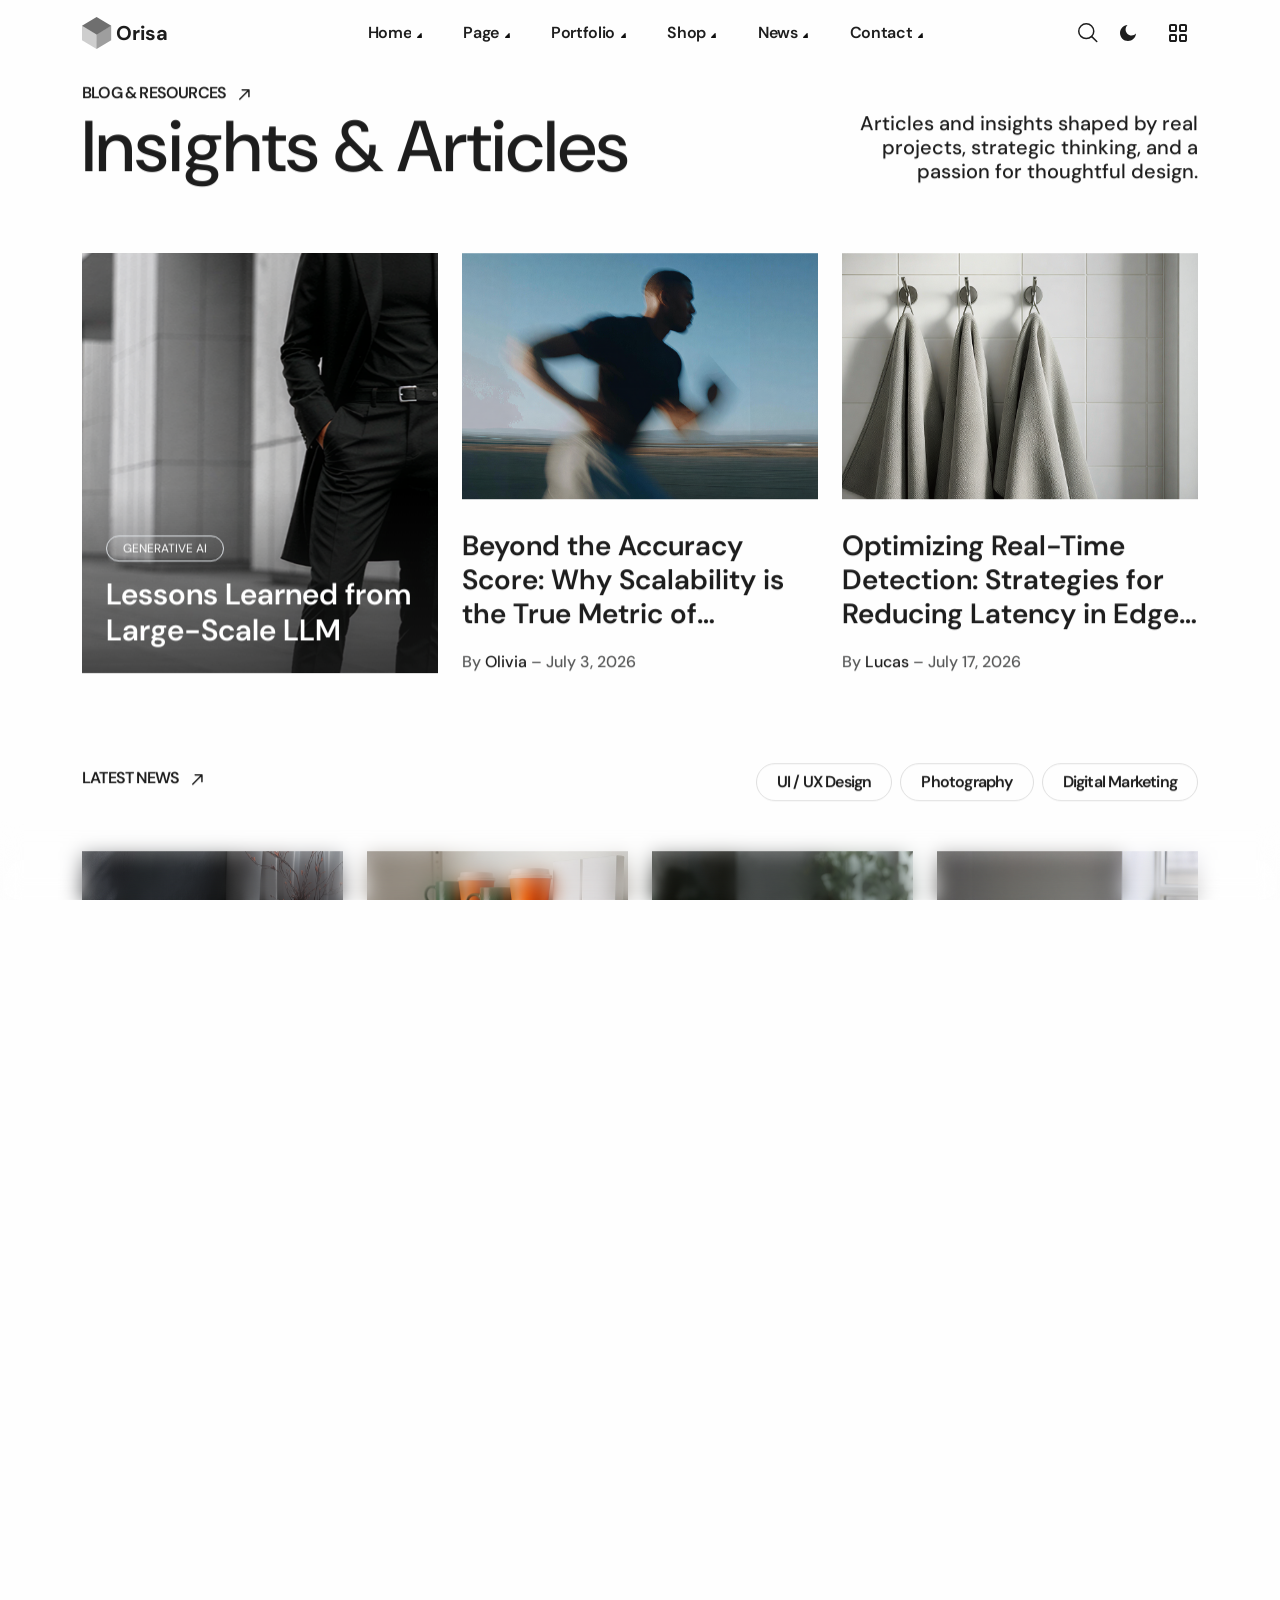
<file: blog.html>
<!doctype html>
<html lang="en">

<head>
    <meta charset="UTF-8">
    <meta name="viewport" content="width=device-width, initial-scale=1.0">
    <meta http-equiv="x-ua-compatible" content="ie=edge">
    <meta name="description" content="Orisa — Creative Agency &amp; Portfolio HTML Template. Multi-demo layout kit built with Bootstrap 5.">
    <title>Orisa - Creative Agency & Portfolio HTML Template</title>
    <!-- Favicon icon-->
    <link rel="shortcut icon" type="image/x-icon" href="assets/imgs/template/logo/favicon.svg">

    <!-- Libs CSS -->
    <link rel="stylesheet" href="assets/css/vendors/carouselTicker.css">
    <link rel="stylesheet" href="assets/css/vendors/bootstrap.min.css">
    <link rel="stylesheet" href="assets/css/vendors/swiper-bundle.min.css">
    <link rel="stylesheet" href="assets/css/vendors/nice-select.css">
    <link rel="stylesheet" href="assets/css/vendors/font-awesome-pro.css">
    <link rel="stylesheet" href="assets/css/vendors/magnific-popup.css">
    <link rel="stylesheet" href="assets/css/vendors/odometer.css">
    <link rel="stylesheet" href="assets/css/vendors/spacing.css">

    <!-- Main CSS -->
    <link rel="stylesheet" href="assets/css/main.css">
</head>

<body class="at-magic-cursor">

    <!--search-form-start -->
    <div class="at-search-body-overlay"></div>
    <div class="at-search-form-toggle">
        <div class="container">
            <div class="row mb-60">
                <div class="col-lg-12">
                    <div class="at-search-top d-flex justify-content-between align-items-center">
                        <div class="at-header-logo at-search-logo">
                            <a href="index.html">
                                <img data-width="30" src="assets/imgs/template/logo/favicon.svg" alt="Orisa">
                                <p class="h6 fw-700 fz-24 mb-0">Orisa</p>
                            </a>
                        </div>
                        <button class="at-search-close">
                            <i class="fa-light fa-xmark"></i>
                        </button>
                    </div>
                </div>
            </div>
            <div class="row justify-content-center">
                <div class="col-lg-12">
                    <div class="at-search-form">
                        <form action="#">
                            <div class="at-search-form-input">
                                <input type="text" placeholder="Find what you need…" required>
                                <span class="at-search-focus-border"></span>
                                <button class="at-search-form-btn at-btn" type="submit">
                                    <span>
                                        <span class="text-1">Search</span>
                                        <span class="text-2">Search</span>
                                    </span>
                                    <i class="icon-arrow-right">
                                        <svg xmlns="http://www.w3.org/2000/svg" width="14" height="12" viewBox="0 0 14 12" fill="none">
                                            <path d="M8.33333 1L13 5.66667M13 5.66667L8.33333 10.3333M13 5.66667H1" stroke="currentColor" stroke-width="2" stroke-linecap="round" stroke-linejoin="round" />
                                        </svg>
                                        <svg xmlns="http://www.w3.org/2000/svg" width="14" height="12" viewBox="0 0 14 12" fill="none">
                                            <path d="M8.33333 1L13 5.66667M13 5.66667L8.33333 10.3333M13 5.66667H1" stroke="currentColor" stroke-width="2" stroke-linecap="round" stroke-linejoin="round" />
                                        </svg>
                                    </i>
                                </button>
                            </div>
                        </form>
                    </div>
                </div>
                <div class="col-12">
                    <div class="at-categories">
                        <h3 class="at-categories-title">Popular searches</h3>
                        <ul class="at-categories-list">
                            <li><a href="#" class="at-categories-item">UI / UX Design</a></li>
                            <li><a href="#" class="at-categories-item">Photography</a></li>
                            <li><a href="#" class="at-categories-item">Digital Marketing</a></li>
                            <li><a href="#" class="at-categories-item">Creative</a></li>
                            <li><a href="#" class="at-categories-item">Innovative</a></li>
                            <li><a href="#" class="at-categories-item">Visionary</a></li>
                            <li><a href="#" class="at-categories-item">Disruptive</a></li>
                            <li><a href="#" class="at-categories-item">Adaptive</a></li>
                            <li><a href="#" class="at-categories-item">Reliable</a></li>
                            <li><a href="#" class="at-categories-item">Scalable</a></li>
                            <li><a href="#" class="at-categories-item">Impactful</a></li>
                            <li><a href="#" class="at-categories-item">Dynamic</a></li>
                        </ul>
                    </div>
                </div>
            </div>
        </div>
    </div>
    <!-- search-form-end -->
    <header>

        <!-- header 2 area start -->
        <div class="at-header-area at-header-spacing header-transparent">
            <div class="container">
                <div class="row align-items-center">
                    <div class="col-xl-2 col-6">
                        <div class="at-header-logo">
                            <a href="index.html">
                                <img data-width="30" src="assets/imgs/template/logo/favicon.svg" alt="Orisa">
                                <p class="h6 fw-700 fz-24 mb-0">Orisa</p>
                            </a>
                        </div>
                    </div>
                    <div class="col-xl-8 mx-auto d-none d-xl-flex justify-content-center">
                        <div class="at-main-menu d-inline-flex justify-content-center">
                            <nav class="at-mobile-menu-active">
                                <ul>
                                    <li class="has-dropdown">
                                        <a href="#">Home</a>
                                        <div class="at-submenu submenu at-megamenu">
                                            <div class="row">
                                                <div class="col-xl-6">
                                                    <div class="at-megamenu-box">
                                                        <div class="at-megamenu-title-wrap">
                                                            <span class="at-megamenu-title">Light Version</span>
                                                            <svg xmlns="http://www.w3.org/2000/svg" width="13" height="13" viewBox="0 0 13 13" fill="none">
                                                                <path d="M10.0208 3.41421L1.41421 12.0208L0 10.6066L8.60659 2H1.02082V0H12.0208V11H10.0208V3.41421Z" fill="currentColor" />
                                                            </svg>
                                                        </div>
                                                        <ul>
                                                            <li><a href="index.html">01. Creative Agency</a></li>
                                                            <li><a href="index-2.html">02. Digital Agency</a></li>
                                                            <li><a href="index-3.html">03. Marketing Agency</a></li>
                                                            <li><a href="index-4.html">04. AI & Tech Agency</a></li>
                                                            <li><a href="index-5.html">05. Personal Creative</a></li>
                                                            <li><a href="index-6.html">06. Branding Studio</a></li>
                                                            <li><a href="index-7.html">07. Startup Agency</a></li>
                                                            <li><a href="index-8.html">08. UI/UX Agency</a></li>
                                                            <li><a href="index-9.html">09. Morden Agency</a></li>
                                                            <li><a href="index-10.html">10. 3D Studio</a></li>
                                                            <li><a href="index-11.html">11. Motion & Video Studio</a></li>
                                                            <li><a href="index-12.html">12. Minimal Portfolio</a></li>
                                                            <li><a href="index-13.html">13. Architecture Studio</a></li>
                                                            <li><a href="index-14.html">14. Photography Showcase</a></li>
                                                            <li><a href="index-15.html">15. Agency Portfolio</a></li>
                                                        </ul>
                                                    </div>
                                                </div>
                                                <div class="col-xl-6">
                                                    <div class="at-megamenu-box">
                                                        <div class="at-megamenu-title-wrap">
                                                            <span class="at-megamenu-title">Dark Version</span>
                                                            <svg xmlns="http://www.w3.org/2000/svg" width="13" height="13" viewBox="0 0 13 13" fill="none">
                                                                <path d="M10.0208 3.41421L1.41421 12.0208L0 10.6066L8.60659 2H1.02082V0H12.0208V11H10.0208V3.41421Z" fill="currentColor" />
                                                            </svg>
                                                        </div>
                                                        <ul>
                                                            <li><a href="index-dark.html">01. Creative Agency</a></li>
                                                            <li><a href="index-2-dark.html">02. Digital Agency</a></li>
                                                            <li><a href="index-3-dark.html">03. Marketing Agency</a></li>
                                                            <li><a href="index-4-dark.html">04. AI & Tech Agency</a></li>
                                                            <li><a href="index-5-dark.html">05. Personal Creative</a></li>
                                                            <li><a href="index-6-dark.html">06. Branding Studio</a></li>
                                                            <li><a href="index-7-dark.html">07. Startup Agency</a></li>
                                                            <li><a href="index-8-dark.html">08. UI/UX Agency</a></li>
                                                            <li><a href="index-9-dark.html">09. Morden Agency</a></li>
                                                            <li><a href="index-10-dark.html">10. 3D Studio</a></li>
                                                            <li><a href="index-11-dark.html">11. Motion & Video Studio</a></li>
                                                            <li><a href="index-12-dark.html">12. Minimal Portfolio</a></li>
                                                            <li><a href="index-13-dark.html">13. Architecture Studio</a></li>
                                                            <li><a href="index-14-dark.html">14. Photography Studio</a></li>
                                                            <li><a href="index-15-dark.html">15. Agency Portfolio</a></li>
                                                        </ul>
                                                    </div>
                                                </div>
                                            </div>
                                        </div>
                                    </li>
                                    <li class="has-dropdown">
                                        <a href="#">Page</a>
                                        <div class="at-submenu submenu at-megamenu">
                                            <div class="row">
                                                <div class="col-xl-4">
                                                    <div class="at-megamenu-box">
                                                        <div class="at-megamenu-title-wrap">
                                                            <span class="at-megamenu-title">About Us</span>
                                                            <svg xmlns="http://www.w3.org/2000/svg" width="13" height="13" viewBox="0 0 13 13" fill="none">
                                                                <path d="M10.0208 3.41421L1.41421 12.0208L0 10.6066L8.60659 2H1.02082V0H12.0208V11H10.0208V3.41421Z" fill="currentColor" />
                                                            </svg>
                                                        </div>
                                                        <ul>
                                                            <li><a href="about-1.html">About 01</a></li>
                                                            <li><a href="about-2.html">About 02</a></li>
                                                            <li><a href="about-3.html">About 03</a></li>
                                                        </ul>
                                                    </div>
                                                </div>
                                                <div class="col-xl-4">
                                                    <div class="at-megamenu-box">
                                                        <div class="at-megamenu-title-wrap">
                                                            <span class="at-megamenu-title">Services</span>
                                                            <svg xmlns="http://www.w3.org/2000/svg" width="13" height="13" viewBox="0 0 13 13" fill="none">
                                                                <path d="M10.0208 3.41421L1.41421 12.0208L0 10.6066L8.60659 2H1.02082V0H12.0208V11H10.0208V3.41421Z" fill="currentColor" />
                                                            </svg>
                                                        </div>
                                                        <ul>
                                                            <li><a href="services-1.html">Service 01</a></li>
                                                            <li><a href="services-2.html">Service 02</a></li>
                                                            <li><a href="services-3.html">Service 03</a></li>
                                                            <li><a href="services-details.html">Service Details</a></li>
                                                        </ul>
                                                    </div>
                                                </div>
                                                <div class="col-xl-4">
                                                    <div class="at-megamenu-box">
                                                        <div class="at-megamenu-title-wrap">
                                                            <span class="at-megamenu-title">Other</span>
                                                            <svg xmlns="http://www.w3.org/2000/svg" width="13" height="13" viewBox="0 0 13 13" fill="none">
                                                                <path d="M10.0208 3.41421L1.41421 12.0208L0 10.6066L8.60659 2H1.02082V0H12.0208V11H10.0208V3.41421Z" fill="currentColor" />
                                                            </svg>
                                                        </div>
                                                        <ul>
                                                            <li><a href="team.html">Team</a></li>
                                                            <li><a href="team-details.html">Team Details</a></li>
                                                            <li><a href="pricing.html">Pricing</a></li>
                                                            <li><a href="coming-soon.html">Coming Soon</a></li>
                                                            <li><a href="faqs.html">FAQs</a></li>
                                                            <li><a href="404.html">404 Page</a></li>
                                                        </ul>
                                                    </div>
                                                </div>
                                            </div>
                                        </div>
                                    </li>
                                    <li class="has-dropdown">
                                        <a href="#">Portfolio</a>
                                        <div class="at-submenu submenu at-megamenu">
                                            <div class="row">
                                                <div class="col-xl-4">
                                                    <div class="at-megamenu-box">
                                                        <div class="at-megamenu-title-wrap">
                                                            <span class="at-megamenu-title">Creative</span>
                                                            <svg xmlns="http://www.w3.org/2000/svg" width="13" height="13" viewBox="0 0 13 13" fill="none">
                                                                <path d="M10.0208 3.41421L1.41421 12.0208L0 10.6066L8.60659 2H1.02082V0H12.0208V11H10.0208V3.41421Z" fill="currentColor" />
                                                            </svg>
                                                        </div>
                                                        <ul>
                                                            <li><a href="portfolio-cinema.html">Portfolio Cinema</a></li>
                                                            <li><a href="portfolio-split.html">Portfolio Split</a></li>
                                                            <li><a href="portfolio-stack.html">Portfolio Stack</a></li>
                                                            <li><a href="portfolio-curtain.html">Portfolio Curtain</a></li>
                                                            <li><a href="portfolio-zstack.html">Portfolio Z-Stack</a></li>
                                                            <li><a href="portfolio-vista.html">Portfolio Vista</a></li>
                                                            <li><a href="portfolio-horizontal.html">Portfolio Horizontal</a></li>
                                                            <li><a href="portfolio-gallery.html">Portfolio Gallery</a></li>
                                                        </ul>
                                                    </div>
                                                </div>
                                                <div class="col-xl-4">
                                                    <div class="at-megamenu-box">
                                                        <div class="at-megamenu-title-wrap">
                                                            <span class="at-megamenu-title">Classic</span>
                                                            <svg xmlns="http://www.w3.org/2000/svg" width="13" height="13" viewBox="0 0 13 13" fill="none">
                                                                <path d="M10.0208 3.41421L1.41421 12.0208L0 10.6066L8.60659 2H1.02082V0H12.0208V11H10.0208V3.41421Z" fill="currentColor" />
                                                            </svg>
                                                        </div>
                                                        <ul>
                                                            <li><a href="portfolio-1.html">Portfolio 01</a></li>
                                                            <li><a href="portfolio-2.html">Portfolio 02</a></li>
                                                            <li><a href="portfolio-3.html">Portfolio 03</a></li>
                                                            <li><a href="portfolio-4.html">Portfolio 04</a></li>
                                                            <li><a href="portfolio-5.html">Portfolio 05</a></li>
                                                            <li><a href="portfolio-6.html">Portfolio 06</a></li>
                                                        </ul>
                                                    </div>
                                                </div>
                                                <div class="col-xl-4">
                                                    <div class="at-megamenu-box">
                                                        <div class="at-megamenu-title-wrap">
                                                            <span class="at-megamenu-title">Details</span>
                                                            <svg xmlns="http://www.w3.org/2000/svg" width="13" height="13" viewBox="0 0 13 13" fill="none">
                                                                <path d="M10.0208 3.41421L1.41421 12.0208L0 10.6066L8.60659 2H1.02082V0H12.0208V11H10.0208V3.41421Z" fill="currentColor" />
                                                            </svg>
                                                        </div>
                                                        <ul>
                                                            <li><a href="portfolio-details-1.html">Portfolio Details 01</a></li>
                                                            <li><a href="portfolio-details-2.html">Portfolio Details 02</a></li>
                                                            <li><a href="portfolio-details-3.html">Portfolio Details 03</a></li>
                                                            <li><a href="portfolio-details-4.html">Portfolio Details 04</a></li>
                                                            <li><a href="portfolio-details-5.html">Portfolio Details 05</a></li>
                                                            <li><a href="portfolio-details-6.html">Portfolio Details 06</a></li>
                                                        </ul>
                                                    </div>
                                                </div>
                                            </div>
                                        </div>
                                    </li>
                                    <li class="has-dropdown">
                                        <a href="#">Shop</a>
                                        <ul class="at-submenu submenu">
                                            <li><a href="product-archive.html">Products Listing</a></li>
                                            <li><a href="product-details.html">Product Details</a></li>
                                            <li><a href="product-cart.html">Cart</a></li>
                                            <li><a href="product-checkout.html">Checkout</a></li>
                                        </ul>
                                    </li>
                                    <li class="has-dropdown">
                                        <a href="#">News</a>
                                        <ul class="at-submenu submenu">
                                            <li><a href="archive-1.html">Blog 01</a></li>
                                            <li><a href="archive-2.html">Blog 02</a></li>
                                            <li><a href="archive-3.html">Blog 03</a></li>
                                            <li><a href="archive-4.html">Blog 04</a></li>
                                            <li><a href="blog-details.html">Post Details</a></li>
                                        </ul>
                                    </li>
                                    <li class="has-dropdown">
                                        <a href="#">Contact</a>
                                        <ul class="at-submenu submenu">
                                            <li><a href="contact-1.html">Contact 01</a></li>
                                            <li><a href="contact-2.html">Contact 02</a></li>
                                        </ul>
                                    </li>
                                </ul>
                            </nav>
                        </div>
                    </div>
                    <div class="col-xl-2 col-6">
                        <div class="at-header-right gap-3 d-flex justify-content-end align-items-center">
                            <button class="at-header-search-btn at-search-click">
                                <svg width="20" height="20" viewBox="0 0 20 20" fill="none" xmlns="http://www.w3.org/2000/svg">
                                    <path d="M18.7508 18.5233L13.5538 13.392M13.5538 13.392C14.9604 12.0032 15.7506 10.1196 15.7506 8.15551C15.7506 6.19144 14.9604 4.30782 13.5538 2.91902C12.1472 1.53022 10.2395 0.75 8.25028 0.75C6.26108 0.75 4.35336 1.53022 2.94678 2.91902C1.54021 4.30782 0.75 6.19144 0.75 8.15551C0.75 10.1196 1.54021 12.0032 2.94678 13.392C4.35336 14.7808 6.26108 15.561 8.25028 15.561C10.2395 15.561 12.1472 14.7808 13.5538 13.392Z" stroke="currentColor" stroke-width="1.5" stroke-linecap="round" stroke-linejoin="round" />
                                </svg>
                            </button>
                            <div class="dark-light-mode">
                                <label for="switch" class="toggle dark-light-switcher">
                                    <input type="checkbox" class="input" id="switch">
                                    <span class="icon icon--moon">
                                        <svg xmlns="http://www.w3.org/2000/svg" width="16" height="16" viewBox="0 0 16 16" fill="none">
                                            <path d="M7.51166 0C6.33857 1.09609 5.6053 2.65694 5.6053 4.38904C5.6053 7.70586 8.29416 10.3947 11.611 10.3947C13.3431 10.3947 14.9039 9.66146 16 8.48836C15.7439 12.6798 12.2635 16 8.00757 16C3.58511 16 0 12.4149 0 7.99245C0 3.73655 3.32017 0.256105 7.51166 0Z" fill="currentColor" />
                                        </svg>
                                    </span>
                                    <span class="icon icon--sun">
                                        <svg xmlns="http://www.w3.org/2000/svg" viewBox="0 0 24 24" fill="currentColor" width="28" height="28">
                                            <path d="M12 2.25a.75.75 0 01.75.75v2.25a.75.75 0 01-1.5 0V3a.75.75 0 01.75-.75zM7.5 12a4.5 4.5 0 119 0 4.5 4.5 0 01-9 0zM18.894 6.166a.75.75 0 00-1.06-1.06l-1.591 1.59a.75.75 0 101.06 1.061l1.591-1.59zM21.75 12a.75.75 0 01-.75.75h-2.25a.75.75 0 010-1.5H21a.75.75 0 01.75.75zM17.834 18.894a.75.75 0 001.06-1.06l-1.59-1.591a.75.75 0 10-1.061 1.06l1.59 1.591zM12 18a.75.75 0 01.75.75V21a.75.75 0 01-1.5 0v-2.25A.75.75 0 0112 18zM7.758 17.303a.75.75 0 00-1.061-1.06l-1.591 1.59a.75.75 0 001.06 1.061l1.591-1.59zM6 12a.75.75 0 01-.75.75H3a.75.75 0 010-1.5h2.25A.75.75 0 016 12zM6.697 7.757a.75.75 0 001.06-1.06l-1.59-1.591a.75.75 0 00-1.061 1.06l1.59 1.591z">
                                            </path>
                                        </svg>
                                    </span>
                                </label>
                            </div>
                            <button class="at-menu-bar at-header-sidebar-btn">
                                <svg xmlns="http://www.w3.org/2000/svg" width="18" height="18" viewBox="0 0 18 18" fill="none">
                                    <path d="M1 2C1 1.73478 1.10536 1.48043 1.29289 1.29289C1.48043 1.10536 1.73478 1 2 1H6C6.26522 1 6.51957 1.10536 6.70711 1.29289C6.89464 1.48043 7 1.73478 7 2V6C7 6.26522 6.89464 6.51957 6.70711 6.70711C6.51957 6.89464 6.26522 7 6 7H2C1.73478 7 1.48043 6.89464 1.29289 6.70711C1.10536 6.51957 1 6.26522 1 6V2ZM11 2C11 1.73478 11.1054 1.48043 11.2929 1.29289C11.4804 1.10536 11.7348 1 12 1H16C16.2652 1 16.5196 1.10536 16.7071 1.29289C16.8946 1.48043 17 1.73478 17 2V6C17 6.26522 16.8946 6.51957 16.7071 6.70711C16.5196 6.89464 16.2652 7 16 7H12C11.7348 7 11.4804 6.89464 11.2929 6.70711C11.1054 6.51957 11 6.26522 11 6V2ZM1 12C1 11.7348 1.10536 11.4804 1.29289 11.2929C1.48043 11.1054 1.73478 11 2 11H6C6.26522 11 6.51957 11.1054 6.70711 11.2929C6.89464 11.4804 7 11.7348 7 12V16C7 16.2652 6.89464 16.5196 6.70711 16.7071C6.51957 16.8946 6.26522 17 6 17H2C1.73478 17 1.48043 16.8946 1.29289 16.7071C1.10536 16.5196 1 16.2652 1 16V12ZM11 12C11 11.7348 11.1054 11.4804 11.2929 11.2929C11.4804 11.1054 11.7348 11 12 11H16C16.2652 11 16.5196 11.1054 16.7071 11.2929C16.8946 11.4804 17 11.7348 17 12V16C17 16.2652 16.8946 16.5196 16.7071 16.7071C16.5196 16.8946 16.2652 17 16 17H12C11.7348 17 11.4804 16.8946 11.2929 16.7071C11.1054 16.5196 11 16.2652 11 16V12Z" stroke="currentColor" stroke-width="2" stroke-linecap="round" stroke-linejoin="round" />
                                </svg>
                            </button>
                        </div>
                    </div>
                </div>
            </div>
        </div>
        <!-- header area end -->

        <!-- sticky-menu-area -->
        <button id="header-sticky" class="hamburger-open-btn hamburger-sticky-menu">
            <span>MENU</span>
            <span class="icon">

                <svg xmlns="http://www.w3.org/2000/svg" width="24" height="24" viewBox="0 0 24 24" fill="none">
                    <path d="M4 5C4 4.73478 4.10536 4.48043 4.29289 4.29289C4.48043 4.10536 4.73478 4 5 4H9C9.26522 4 9.51957 4.10536 9.70711 4.29289C9.89464 4.48043 10 4.73478 10 5V9C10 9.26522 9.89464 9.51957 9.70711 9.70711C9.51957 9.89464 9.26522 10 9 10H5C4.73478 10 4.48043 9.89464 4.29289 9.70711C4.10536 9.51957 4 9.26522 4 9V5ZM14 5C14 4.73478 14.1054 4.48043 14.2929 4.29289C14.4804 4.10536 14.7348 4 15 4H19C19.2652 4 19.5196 4.10536 19.7071 4.29289C19.8946 4.48043 20 4.73478 20 5V9C20 9.26522 19.8946 9.51957 19.7071 9.70711C19.5196 9.89464 19.2652 10 19 10H15C14.7348 10 14.4804 9.89464 14.2929 9.70711C14.1054 9.51957 14 9.26522 14 9V5ZM4 15C4 14.7348 4.10536 14.4804 4.29289 14.2929C4.48043 14.1054 4.73478 14 5 14H9C9.26522 14 9.51957 14.1054 9.70711 14.2929C9.89464 14.4804 10 14.7348 10 15V19C10 19.2652 9.89464 19.5196 9.70711 19.7071C9.51957 19.8946 9.26522 20 9 20H5C4.73478 20 4.48043 19.8946 4.29289 19.7071C4.10536 19.5196 4 19.2652 4 19V15ZM14 15C14 14.7348 14.1054 14.4804 14.2929 14.2929C14.4804 14.1054 14.7348 14 15 14H19C19.2652 14 19.5196 14.1054 19.7071 14.2929C19.8946 14.4804 20 14.7348 20 15V19C20 19.2652 19.8946 19.5196 19.7071 19.7071C19.5196 19.8946 19.2652 20 19 20H15C14.7348 20 14.4804 19.8946 14.2929 19.7071C14.1054 19.5196 14 19.2652 14 19V15Z" stroke="currentColor" stroke-width="2" stroke-linecap="round" stroke-linejoin="round" />
                </svg>
            </span>
        </button>
        <!-- sticky-menu-end -->

    </header>
    <!-- at-offcanvus-area-start -->
    <div class="at-offcanvas-area">
        <div class="at-offcanvas">
            <div class="at-offcanvas-top d-flex align-items-center justify-content-between">
                <div class="at-offcanvas-logo">
                    <a href="index.html">
                        <img data-width="30" src="assets/imgs/template/logo/favicon.svg" alt="Orisa">
                        <p class="h6 fw-700 fz-24 mb-0">Orisa</p>
                    </a>
                </div>
                <div class="at-offcanvas-close-btn">
                    <button class="close-btn">
                        <svg width="37" height="38" viewBox="0 0 37 38" fill="none" xmlns="http://www.w3.org/2000/svg">
                            <path d="M9.19141 9.80762L27.5762 28.1924" stroke="currentColor" stroke-width="1.5" stroke-linecap="round" stroke-linejoin="round" />
                            <path d="M9.19141 28.1924L27.5762 9.80761" stroke="currentColor" stroke-width="1.5" stroke-linecap="round" stroke-linejoin="round" />
                        </svg>
                    </button>
                </div>
            </div>
            <div class="at-offcanvas-content d-none d-xl-block">
                <h3 class="at-offcanvas-title">Howdy!</h3>
                <p class="fz-font-lg">We blend strategy, creativity, and technology to help brands grow, connect, and stand out in an ever-evolving digital world. </p>
            </div>
            <div class="at-offcanvas-menu d-xl-none pb-50">
                <nav></nav>
            </div>
            <div class="at-offcanvas-gallery d-none d-xl-block">
                <div class="sec-2-home-5__avatars-row d-flex gap-2">
                    <div class="sec-2-home-5__avatar-sm at-offcanvas-gallery-img">
                        <img class="img-cover" src="assets/imgs/template/avatar/avatar-10.webp" alt="orisa">
                    </div>
                    <div class="sec-2-home-5__avatar-sm at-offcanvas-gallery-img">
                        <img class="img-cover" src="assets/imgs/template/avatar/avatar-11.webp" alt="orisa">
                    </div>
                    <div class="sec-2-home-5__avatar-sm at-offcanvas-gallery-img">
                        <img class="img-cover" src="assets/imgs/template/avatar/avatar-12.webp" alt="orisa">
                    </div>
                    <div class="sec-2-home-5__avatar-sm at-offcanvas-gallery-img">
                        <img class="img-cover" src="assets/imgs/template/avatar/avatar-13.webp" alt="orisa">
                    </div>
                    <div class="sec-2-home-5__avatar-sm at-offcanvas-gallery-img">
                        <img class="img-cover" src="assets/imgs/template/avatar/avatar-14.webp" alt="orisa">
                    </div>
                </div>
            </div>
            <div class="at-offcanvas-contact">
                <h4 class="h5 at-offcanvas-title sm">Get in touch</h4>
                <ul>
                    <li><a class="fz-font-lg" href="tel:2125557398">(212) 555-7398</a></li>
                    <li><a class="fz-font-lg" href="mailto:hello@aleric.com">hello@orisa.com</a></li>
                    <li>
                        <a class="fz-font-lg" href="#">
                            245 Fifth Avenue, Suite 1800 <br>
                            New York, NY 10016, USA
                        </a>
                    </li>
                </ul>
            </div>
            <div class="at-offcanvas-social">
                <h3 class="at-offcanvas-title sm">Follow Us</h3>
                <ul class="at-offcanvas-social__grid">
                    <li>
                        <a href="#" class="at-offcanvas-social__link" aria-label="Twitter">
                            <svg xmlns="http://www.w3.org/2000/svg" width="18" height="18" viewBox="0 0 16 15" fill="none" aria-hidden="true">
                                <path fill-rule="evenodd" clip-rule="evenodd" d="M0 0H5.25L8.98421 5.21053L13.5 0H15.5L9.8895 6.47368L16 15H10.75L7.01579 9.7895L2.5 15H0.5L6.11053 8.52632L0 0ZM11.5204 13.5L2.92043 1.5H4.47957L13.0796 13.5H11.5204Z" fill="currentColor" />
                            </svg>
                            <span>Twitter</span>
                        </a>
                    </li>
                    <li>
                        <a href="#" class="at-offcanvas-social__link" aria-label="Facebook">
                            <svg xmlns="http://www.w3.org/2000/svg" width="18" height="18" viewBox="0 0 18 18" fill="none" aria-hidden="true">
                                <path d="M12.4024 18V11.0344H14.7347L15.0838 8.3265H12.4024V6.59765C12.4024 5.81364 12.62 5.27934 13.7443 5.27934L15.1783 5.27867V2.85676C14.9302 2.82382 14.0791 2.75006 13.0888 2.75006C11.0213 2.75006 9.606 4.01198 9.606 6.32952V8.3265H7.2677V11.0344H9.606V18H1C0.44772 18 0 17.5523 0 17V1C0 0.44772 0.44772 0 1 0H17C17.5523 0 18 0.44772 18 1V17C18 17.5523 17.5523 18 17 18H12.4024Z" fill="currentColor" />
                            </svg>
                            <span>Facebook</span>
                        </a>
                    </li>
                    <li>
                        <a href="#" class="at-offcanvas-social__link" aria-label="LinkedIn">
                            <svg xmlns="http://www.w3.org/2000/svg" width="18" height="18" viewBox="0 0 18 18" fill="none" aria-hidden="true">
                                <path d="M15.3352 15.339H12.6697V11.1622C12.6697 10.1662 12.6495 8.8845 11.2807 8.8845C9.89102 8.8845 9.67872 9.9683 9.67872 11.0887V15.339H7.01322V6.75H9.57372V7.9207H9.60822C9.96602 7.2457 10.836 6.53325 12.1357 6.53325C14.8365 6.53325 15.336 8.3108 15.336 10.6245L15.3352 15.339ZM4.00275 5.57475C3.14475 5.57475 2.4555 4.88025 2.4555 4.026C2.4555 3.1725 3.1455 2.47875 4.00275 2.47875C4.85775 2.47875 5.55075 3.1725 5.55075 4.026C5.55075 4.88025 4.857 5.57475 4.00275 5.57475ZM5.33925 15.339H2.66625V6.75H5.33925V15.339ZM16.6687 0H1.32825C0.594 0 0 0.5805 0 1.29675V16.7033C0 17.4202 0.594 18 1.32825 18H16.6665C17.4 18 18 17.4202 18 16.7033V1.29675C18 0.5805 17.4 0 16.6665 0H16.6687Z" fill="currentColor" />
                            </svg>
                            <span>Linkedin</span>
                        </a>
                    </li>
                    <li>
                        <a href="#" class="at-offcanvas-social__link" aria-label="Instagram">
                            <svg xmlns="http://www.w3.org/2000/svg" width="18" height="18" viewBox="0 0 18 18" fill="none" aria-hidden="true">
                                <path d="M9.92475 0C10.9376 0.00167406 11.4509 0.00703828 11.8945 0.0202418L12.0692 0.025948C12.2709 0.0331213 12.47 0.0421215 12.7101 0.0533719C13.6678 0.0976265 14.3211 0.249129 14.8949 0.471887C15.4881 0.700648 15.9892 1.00966 16.4894 1.50993C16.9889 2.0102 17.298 2.51271 17.5275 3.10448C17.7494 3.67751 17.901 4.33153 17.946 5.28931C17.9567 5.52933 17.9653 5.72841 17.9725 5.93024L17.9781 6.10492C17.9913 6.5484 17.9973 7.06177 17.9992 8.07471L17.9999 8.74577C18 8.82777 18 8.91237 18 8.99967L17.9999 9.25357L17.9994 9.92472C17.9977 10.9376 17.9923 11.451 17.9791 11.8944L17.9734 12.0691C17.9662 12.271 17.9572 12.4701 17.946 12.7101C17.9017 13.6679 17.7494 14.3211 17.5275 14.8949C17.2987 15.4882 16.9889 15.9892 16.4894 16.4895C15.9892 16.989 15.4859 17.298 14.8949 17.5275C14.3211 17.7495 13.6678 17.901 12.7101 17.946C12.47 17.9567 12.2709 17.9654 12.0692 17.9725L11.8945 17.9781C11.4509 17.9914 10.9376 17.9973 9.92475 17.9993L9.25359 18C9.1716 18 9.087 18 8.99969 18H8.7458L8.07464 17.9994C7.06175 17.9977 6.54839 17.9924 6.1049 17.9791L5.93022 17.9734C5.72839 17.9662 5.5293 17.9572 5.2893 17.946C4.33151 17.9018 3.67899 17.7495 3.10448 17.5275C2.51195 17.2988 2.01018 16.989 1.50992 16.4895C1.00965 15.9892 0.701394 15.4859 0.471886 14.8949C0.249129 14.3211 0.0983735 13.6679 0.053372 12.7101C0.0426796 12.4701 0.0339582 12.271 0.026893 12.0691L0.0212318 11.8944C0.00806435 11.451 0.00206123 10.9376 0.000117163 9.92472L0 8.07471C0.00167406 7.06177 0.00702925 6.5484 0.0202327 6.10492L0.0259479 5.93024C0.0331212 5.72841 0.0421216 5.52933 0.053372 5.28931C0.0976175 4.33078 0.249129 3.67825 0.471886 3.10448C0.700638 2.51196 1.00965 2.0102 1.50992 1.50993C2.01018 1.00966 2.51271 0.701396 3.10448 0.471887C3.67825 0.249129 4.33077 0.0983735 5.2893 0.0533719C5.5293 0.0426885 5.72839 0.0339673 5.93022 0.026902L6.1049 0.0212407C6.54839 0.00806417 7.06175 0.00206102 8.07464 0.000116949L9.92475 0ZM8.99969 4.49953C6.51298 4.49953 4.49952 6.51518 4.49952 8.99967C4.49952 11.4864 6.51517 13.4998 8.99969 13.4998C11.4864 13.4998 13.4998 11.4842 13.4998 8.99967C13.4998 6.513 11.4841 4.49953 8.99969 4.49953ZM8.99969 6.2996C10.491 6.2996 11.6998 7.50805 11.6998 8.99967C11.6998 10.4909 10.4913 11.6998 8.99969 11.6998C7.50843 11.6998 6.29958 10.4914 6.29958 8.99967C6.29958 7.50841 7.50798 6.2996 8.99969 6.2996ZM13.7249 3.14949C13.1045 3.14949 12.5998 3.65342 12.5998 4.27376C12.5998 4.89411 13.1037 5.39882 13.7249 5.39882C14.3452 5.39882 14.8499 4.89489 14.8499 4.27376C14.8499 3.65342 14.3443 3.14871 13.7249 3.14949Z" fill="currentColor" />
                            </svg>
                            <span>Instagram</span>
                        </a>
                    </li>
                    <li>
                        <a href="#" class="at-offcanvas-social__link" aria-label="Youtube">
                            <svg xmlns="http://www.w3.org/2000/svg" width="18" height="13" viewBox="0 0 18 13" fill="none" aria-hidden="true">
                                <path fill-rule="evenodd" clip-rule="evenodd" d="M16.0322 0.388283C16.8071 0.602295 17.4162 1.23059 17.6237 2.03009C17.9985 3.47775 18 6.49997 18 6.49997C18 6.49997 18 9.52214 17.6237 10.9698C17.4162 11.7694 16.8071 12.3977 16.0322 12.6116C14.6291 13 8.99997 13 8.99997 13C8.99997 13 3.37092 13 1.96772 12.6116C1.1928 12.3977 0.583804 11.7694 0.376354 10.9698C-3.83173e-08 9.52214 0 6.49997 0 6.49997C0 6.49997 -3.83173e-08 3.47775 0.376354 2.03009C0.583804 1.23059 1.1928 0.602295 1.96772 0.388283C3.37092 1.18595e-07 8.99997 0 8.99997 0C8.99997 0 14.6291 1.18595e-07 16.0322 0.388283ZM11.8751 6.50027L7.19879 9.2855V3.71499L11.8751 6.50027Z" fill="currentColor" />
                            </svg>
                            <span>Youtube</span>
                        </a>
                    </li>
                </ul>
            </div>
        </div>
    </div>
    <div class="body-overlay"></div>
    <!-- at-offcanvus-area-end -->

    <!-- offcanvas 2 start -->
    <div class="at-offcanvas-2-area">
        <div class="offcanvas-bg"></div>
        <div class="at-offcanvas-2-wrapper offcanvas-menu">
            <div class="at-offcanvas-2-left">
                <div class="at-header-logo d-flex justify-content-between align-items-center mb-50">
                    <a href="index.html">
                        <img class="dark-mode-invert" data-width="30" src="assets/imgs/template/logo/favicon.svg" alt="Orisa">
                        <p class="h6 fw-700 fz-24 mb-0">Orisa</p>
                    </a>
                    <span class="hamburger-close-btn">
                        <svg width="37" height="38" viewBox="0 0 37 38" fill="none" xmlns="http://www.w3.org/2000/svg">
                            <path d="M9.19141 9.80762L27.5762 28.1924" stroke="currentColor" stroke-width="1.5" stroke-linecap="round" stroke-linejoin="round" />
                            <path d="M9.19141 28.1924L27.5762 9.80761" stroke="currentColor" stroke-width="1.5" stroke-linecap="round" stroke-linejoin="round" />
                        </svg>
                    </span>
                </div>
                <div class="at-offcanvas-menu counter-row">
                    <nav></nav>
                </div>
                <div class="at-offcanvas-social">
                    <ul class="at-offcanvas-social__grid">
                        <li>
                            <a href="#" class="at-offcanvas-social__link" aria-label="Twitter">
                                <svg xmlns="http://www.w3.org/2000/svg" width="18" height="18" viewBox="0 0 16 15" fill="none" aria-hidden="true">
                                    <path fill-rule="evenodd" clip-rule="evenodd" d="M0 0H5.25L8.98421 5.21053L13.5 0H15.5L9.8895 6.47368L16 15H10.75L7.01579 9.7895L2.5 15H0.5L6.11053 8.52632L0 0ZM11.5204 13.5L2.92043 1.5H4.47957L13.0796 13.5H11.5204Z" fill="currentColor" />
                                </svg>
                                <span>Twitter</span>
                            </a>
                        </li>
                        <li>
                            <a href="#" class="at-offcanvas-social__link" aria-label="Facebook">
                                <svg xmlns="http://www.w3.org/2000/svg" width="18" height="18" viewBox="0 0 18 18" fill="none" aria-hidden="true">
                                    <path d="M12.4024 18V11.0344H14.7347L15.0838 8.3265H12.4024V6.59765C12.4024 5.81364 12.62 5.27934 13.7443 5.27934L15.1783 5.27867V2.85676C14.9302 2.82382 14.0791 2.75006 13.0888 2.75006C11.0213 2.75006 9.606 4.01198 9.606 6.32952V8.3265H7.2677V11.0344H9.606V18H1C0.44772 18 0 17.5523 0 17V1C0 0.44772 0.44772 0 1 0H17C17.5523 0 18 0.44772 18 1V17C18 17.5523 17.5523 18 17 18H12.4024Z" fill="currentColor" />
                                </svg>
                                <span>Facebook</span>
                            </a>
                        </li>
                        <li>
                            <a href="#" class="at-offcanvas-social__link" aria-label="LinkedIn">
                                <svg xmlns="http://www.w3.org/2000/svg" width="18" height="18" viewBox="0 0 18 18" fill="none" aria-hidden="true">
                                    <path d="M15.3352 15.339H12.6697V11.1622C12.6697 10.1662 12.6495 8.8845 11.2807 8.8845C9.89102 8.8845 9.67872 9.9683 9.67872 11.0887V15.339H7.01322V6.75H9.57372V7.9207H9.60822C9.96602 7.2457 10.836 6.53325 12.1357 6.53325C14.8365 6.53325 15.336 8.3108 15.336 10.6245L15.3352 15.339ZM4.00275 5.57475C3.14475 5.57475 2.4555 4.88025 2.4555 4.026C2.4555 3.1725 3.1455 2.47875 4.00275 2.47875C4.85775 2.47875 5.55075 3.1725 5.55075 4.026C5.55075 4.88025 4.857 5.57475 4.00275 5.57475ZM5.33925 15.339H2.66625V6.75H5.33925V15.339ZM16.6687 0H1.32825C0.594 0 0 0.5805 0 1.29675V16.7033C0 17.4202 0.594 18 1.32825 18H16.6665C17.4 18 18 17.4202 18 16.7033V1.29675C18 0.5805 17.4 0 16.6665 0H16.6687Z" fill="currentColor" />
                                </svg>
                                <span>Linkedin</span>
                            </a>
                        </li>
                        <li>
                            <a href="#" class="at-offcanvas-social__link" aria-label="Instagram">
                                <svg xmlns="http://www.w3.org/2000/svg" width="18" height="18" viewBox="0 0 18 18" fill="none" aria-hidden="true">
                                    <path d="M9.92475 0C10.9376 0.00167406 11.4509 0.00703828 11.8945 0.0202418L12.0692 0.025948C12.2709 0.0331213 12.47 0.0421215 12.7101 0.0533719C13.6678 0.0976265 14.3211 0.249129 14.8949 0.471887C15.4881 0.700648 15.9892 1.00966 16.4894 1.50993C16.9889 2.0102 17.298 2.51271 17.5275 3.10448C17.7494 3.67751 17.901 4.33153 17.946 5.28931C17.9567 5.52933 17.9653 5.72841 17.9725 5.93024L17.9781 6.10492C17.9913 6.5484 17.9973 7.06177 17.9992 8.07471L17.9999 8.74577C18 8.82777 18 8.91237 18 8.99967L17.9999 9.25357L17.9994 9.92472C17.9977 10.9376 17.9923 11.451 17.9791 11.8944L17.9734 12.0691C17.9662 12.271 17.9572 12.4701 17.946 12.7101C17.9017 13.6679 17.7494 14.3211 17.5275 14.8949C17.2987 15.4882 16.9889 15.9892 16.4894 16.4895C15.9892 16.989 15.4859 17.298 14.8949 17.5275C14.3211 17.7495 13.6678 17.901 12.7101 17.946C12.47 17.9567 12.2709 17.9654 12.0692 17.9725L11.8945 17.9781C11.4509 17.9914 10.9376 17.9973 9.92475 17.9993L9.25359 18C9.1716 18 9.087 18 8.99969 18H8.7458L8.07464 17.9994C7.06175 17.9977 6.54839 17.9924 6.1049 17.9791L5.93022 17.9734C5.72839 17.9662 5.5293 17.9572 5.2893 17.946C4.33151 17.9018 3.67899 17.7495 3.10448 17.5275C2.51195 17.2988 2.01018 16.989 1.50992 16.4895C1.00965 15.9892 0.701394 15.4859 0.471886 14.8949C0.249129 14.3211 0.0983735 13.6679 0.053372 12.7101C0.0426796 12.4701 0.0339582 12.271 0.026893 12.0691L0.0212318 11.8944C0.00806435 11.451 0.00206123 10.9376 0.000117163 9.92472L0 8.07471C0.00167406 7.06177 0.00702925 6.5484 0.0202327 6.10492L0.0259479 5.93024C0.0331212 5.72841 0.0421216 5.52933 0.053372 5.28931C0.0976175 4.33078 0.249129 3.67825 0.471886 3.10448C0.700638 2.51196 1.00965 2.0102 1.50992 1.50993C2.01018 1.00966 2.51271 0.701396 3.10448 0.471887C3.67825 0.249129 4.33077 0.0983735 5.2893 0.0533719C5.5293 0.0426885 5.72839 0.0339673 5.93022 0.026902L6.1049 0.0212407C6.54839 0.00806417 7.06175 0.00206102 8.07464 0.000116949L9.92475 0ZM8.99969 4.49953C6.51298 4.49953 4.49952 6.51518 4.49952 8.99967C4.49952 11.4864 6.51517 13.4998 8.99969 13.4998C11.4864 13.4998 13.4998 11.4842 13.4998 8.99967C13.4998 6.513 11.4841 4.49953 8.99969 4.49953ZM8.99969 6.2996C10.491 6.2996 11.6998 7.50805 11.6998 8.99967C11.6998 10.4909 10.4913 11.6998 8.99969 11.6998C7.50843 11.6998 6.29958 10.4914 6.29958 8.99967C6.29958 7.50841 7.50798 6.2996 8.99969 6.2996ZM13.7249 3.14949C13.1045 3.14949 12.5998 3.65342 12.5998 4.27376C12.5998 4.89411 13.1037 5.39882 13.7249 5.39882C14.3452 5.39882 14.8499 4.89489 14.8499 4.27376C14.8499 3.65342 14.3443 3.14871 13.7249 3.14949Z" fill="currentColor" />
                                </svg>
                                <span>Instagram</span>
                            </a>
                        </li>
                        <li>
                            <a href="#" class="at-offcanvas-social__link" aria-label="Youtube">
                                <svg xmlns="http://www.w3.org/2000/svg" width="18" height="13" viewBox="0 0 18 13" fill="none" aria-hidden="true">
                                    <path fill-rule="evenodd" clip-rule="evenodd" d="M16.0322 0.388283C16.8071 0.602295 17.4162 1.23059 17.6237 2.03009C17.9985 3.47775 18 6.49997 18 6.49997C18 6.49997 18 9.52214 17.6237 10.9698C17.4162 11.7694 16.8071 12.3977 16.0322 12.6116C14.6291 13 8.99997 13 8.99997 13C8.99997 13 3.37092 13 1.96772 12.6116C1.1928 12.3977 0.583804 11.7694 0.376354 10.9698C-3.83173e-08 9.52214 0 6.49997 0 6.49997C0 6.49997 -3.83173e-08 3.47775 0.376354 2.03009C0.583804 1.23059 1.1928 0.602295 1.96772 0.388283C3.37092 1.18595e-07 8.99997 0 8.99997 0C8.99997 0 14.6291 1.18595e-07 16.0322 0.388283ZM11.8751 6.50027L7.19879 9.2855V3.71499L11.8751 6.50027Z" fill="currentColor" />
                                </svg>
                                <span>Youtube</span>
                            </a>
                        </li>
                    </ul>
                </div>
                <span class="hamburger-close-btn hamburger-mobile-close-btn d-md-none">CLOSE</span>
            </div>
        </div>
    </div>
    <!-- offcanvas 2 end -->
    <div class="px-blur-bottom"></div>
    <!-- Begin magic cursor -->
    <div id="magic-cursor" class="cursor-black-bg">
        <div id="ball"></div>
    </div>
    <!-- End magic cursor -->
    <div id="smooth-wrapper">
        <div id="smooth-content" class="z-index-3">
            <main class="bg-neutral-0">
                <!-- archive-1 section 1 -->
                <div class="sec-1-archive-1 overflow-hidden pt-150">
                    <div class="container">
                        <div class="row align-items-end">
                            <div class="col-12">
                                <span class="at-btn common-black bg-transparent mb-10 rounded-0 p-0">
                                    <span class="text-uppercase">
                                        <span class="text-1">Blog & Resources</span>
                                        <span class="text-2">Blog & Resources</span>
                                    </span>
                                    <i>
                                        <svg width="11" height="11" viewBox="0 0 11 11" fill="none" xmlns="http://www.w3.org/2000/svg">
                                            <path d="M0.21967 9.40717C-0.0732232 9.70006 -0.0732232 10.1749 0.21967 10.4678C0.512563 10.7607 0.987437 10.7607 1.28033 10.4678L0.21967 9.40717ZM10.6875 0.75C10.6875 0.335786 10.3517 2.97145e-09 9.9375 1.50485e-07L3.1875 -2.70983e-07C2.77329 -2.70983e-07 2.4375 0.335786 2.4375 0.75C2.4375 1.16421 2.77329 1.5 3.1875 1.5H9.1875V7.5C9.1875 7.91421 9.52329 8.25 9.9375 8.25C10.3517 8.25 10.6875 7.91421 10.6875 7.5L10.6875 0.75ZM0.75 9.9375L1.28033 10.4678L10.4678 1.28033L9.9375 0.75L9.40717 0.21967L0.21967 9.40717L0.75 9.9375Z" fill="currentColor"></path>
                                        </svg>
                                        <svg width="11" height="11" viewBox="0 0 11 11" fill="none" xmlns="http://www.w3.org/2000/svg">
                                            <path d="M0.21967 9.40717C-0.0732232 9.70006 -0.0732232 10.1749 0.21967 10.4678C0.512563 10.7607 0.987437 10.7607 1.28033 10.4678L0.21967 9.40717ZM10.6875 0.75C10.6875 0.335786 10.3517 2.97145e-09 9.9375 1.50485e-07L3.1875 -2.70983e-07C2.77329 -2.70983e-07 2.4375 0.335786 2.4375 0.75C2.4375 1.16421 2.77329 1.5 3.1875 1.5H9.1875V7.5C9.1875 7.91421 9.52329 8.25 9.9375 8.25C10.3517 8.25 10.6875 7.91421 10.6875 7.5L10.6875 0.75ZM0.75 9.9375L1.28033 10.4678L10.4678 1.28033L9.9375 0.75L9.40717 0.21967L0.21967 9.40717L0.75 9.9375Z" fill="currentColor"></path>
                                        </svg>
                                    </i>
                                </span>
                            </div>
                            <div class="col-lg-8">
                                <h1 class="fz-ds-1 lh-1 fw-500 mb-lg-0 mb-4">Insights & Articles</h1>
                            </div>
                            <div class="col-lg-4 ms-auto text-lg-end">
                                <h2 class="h6 fw-500 fz-font-lg mb-0">Articles and insights shaped by real projects, strategic thinking, and a passion for thoughtful design.</h2>
                            </div>
                        </div>
                        <div class="row g-4 pt-70">
                            <div class="col-lg-4 col-12">
                                <div class="alt-portfolio-item mb-30 at-hover-item">
                                    <a href="blog-details.html" class="alt-portfolio-thumb mb-15 rounded-0 p-relative fix d-block">
                                        <img class="w-100 scale-img-from-to" data-value-1="1.5" data-value-2="1" src="assets/imgs/pages/img-189.webp" alt="orisa">
                                        <div class="alt-portfolio-btn start-0 end-0 mx-4">
                                            <div class="content">
                                                <span class="bg-transparent text-uppercase border px-3 py-1 rounded-pill text-white fz-font-label">GENERATIVE AI</span>
                                                <h2 class="h4 fw-600 text-white mb-0 mt-20">Lessons Learned from Large-Scale LLM</h2>
                                                <p class="text-white fz-font-lg mb-0 mt-10 text-truncate-3 des">Moving a Large Language Model from a local notebook to a global production environment reveals challenges that benchmarks don't show.</p>
                                            </div>
                                        </div>
                                    </a>
                                </div>
                            </div>
                            <div class="col-lg-4 col-12">
                                <div>
                                    <div class="blog-card__thumb hover-effect-1">
                                        <a href="blog-details.html" class="blog-card__img-link">
                                            <span class="anim-zoomin">
                                                <img src="assets/imgs/pages/img-190.webp" class="blog-card__img" alt="orisa">
                                            </span>
                                        </a>
                                    </div>
                                    <div class="blog-card__content mt-30">
                                        <h3 class="h5 blog-card__title">
                                            <a href="blog-details.html" class="blog-card__title-link">Beyond the Accuracy Score: Why Scalability is the True Metric of Production AI</a>
                                        </h3>
                                        <p class="blog-card__meta">
                                            <span class="blog-card__meta-text">By </span>
                                            <a href="team-details.html" class="blog-card__author">Olivia</a>
                                            <span class="blog-card__meta-text"> – July 3, 2026</span>
                                        </p>
                                    </div>
                                </div>
                            </div>
                            <div class="col-lg-4 col-12">
                                <div>
                                    <div class="blog-card__thumb hover-effect-1">
                                        <a href="blog-details.html" class="blog-card__img-link">
                                            <span class="anim-zoomin">
                                                <img src="assets/imgs/pages/img-191.webp" class="blog-card__img" alt="orisa">
                                            </span>
                                        </a>
                                    </div>
                                    <div class="blog-card__content mt-30">
                                        <h3 class="h5 blog-card__title">
                                            <a href="blog-details.html" class="blog-card__title-link">Optimizing Real-Time Detection: Strategies for Reducing Latency in Edge Computing</a>
                                        </h3>
                                        <p class="blog-card__meta">
                                            <span class="blog-card__meta-text">By </span>
                                            <a href="team-details.html" class="blog-card__author">Lucas</a>
                                            <span class="blog-card__meta-text"> – July 17, 2026</span>
                                        </p>
                                    </div>
                                </div>
                            </div>
                        </div>
                    </div>
                </div>
                <!-- archive-1 section 2 -->
                <div class="sec-2-archive-1 overflow-hidden pt-100 pb-100">
                    <div class="container">
                        <div class="row align-items-center">
                            <div class="col-lg-2 mb-lg-0 mb-3">
                                <span class="at-btn common-black bg-transparent mb-10 rounded-0 p-0">
                                    <span class="text-uppercase">
                                        <span class="text-1">Latest News</span>
                                        <span class="text-2">Latest News</span>
                                    </span>
                                    <i>
                                        <svg width="11" height="11" viewBox="0 0 11 11" fill="none" xmlns="http://www.w3.org/2000/svg">
                                            <path d="M0.21967 9.40717C-0.0732232 9.70006 -0.0732232 10.1749 0.21967 10.4678C0.512563 10.7607 0.987437 10.7607 1.28033 10.4678L0.21967 9.40717ZM10.6875 0.75C10.6875 0.335786 10.3517 2.97145e-09 9.9375 1.50485e-07L3.1875 -2.70983e-07C2.77329 -2.70983e-07 2.4375 0.335786 2.4375 0.75C2.4375 1.16421 2.77329 1.5 3.1875 1.5H9.1875V7.5C9.1875 7.91421 9.52329 8.25 9.9375 8.25C10.3517 8.25 10.6875 7.91421 10.6875 7.5L10.6875 0.75ZM0.75 9.9375L1.28033 10.4678L10.4678 1.28033L9.9375 0.75L9.40717 0.21967L0.21967 9.40717L0.75 9.9375Z" fill="currentColor"></path>
                                        </svg>
                                        <svg width="11" height="11" viewBox="0 0 11 11" fill="none" xmlns="http://www.w3.org/2000/svg">
                                            <path d="M0.21967 9.40717C-0.0732232 9.70006 -0.0732232 10.1749 0.21967 10.4678C0.512563 10.7607 0.987437 10.7607 1.28033 10.4678L0.21967 9.40717ZM10.6875 0.75C10.6875 0.335786 10.3517 2.97145e-09 9.9375 1.50485e-07L3.1875 -2.70983e-07C2.77329 -2.70983e-07 2.4375 0.335786 2.4375 0.75C2.4375 1.16421 2.77329 1.5 3.1875 1.5H9.1875V7.5C9.1875 7.91421 9.52329 8.25 9.9375 8.25C10.3517 8.25 10.6875 7.91421 10.6875 7.5L10.6875 0.75ZM0.75 9.9375L1.28033 10.4678L10.4678 1.28033L9.9375 0.75L9.40717 0.21967L0.21967 9.40717L0.75 9.9375Z" fill="currentColor"></path>
                                        </svg>
                                    </i>
                                </span>
                            </div>
                            <div class="col-lg-8 ms-auto">
                                <div class="filter-portfolio d-flex flex-wrap align-items-center justify-content-lg-end gap-2">
                                    <a href="#" class="at-btn filter-btn btn-sm" data-filter="design">UI / UX Design</a>
                                    <a href="#" class="at-btn filter-btn btn-sm" data-filter="photography">Photography</a>
                                    <a href="#" class="at-btn filter-btn btn-sm" data-filter="marketing">Digital Marketing</a>
                                </div>
                            </div>
                            <div class="col-12 pb-50"></div>
                        </div>
                        <div class="row">
                            <!-- beautify ignore:start -->
            <div class="blog-card col-lg-3 col-md-6 col-12 mb-30" data-category="photography">
    <div class="blog-card__thumb hover-effect-1">
        <a href="blog-details.html" class="blog-card__img-link">
            <img src="assets/imgs/pages/img-23.webp" class="blog-card__img22" alt="orisa">
        </a>
    </div>
    <div class="blog-card__content">
        <h2 class=" h6 blog-card__title">
            <a href="blog-details.html" class="blog-card__title-link">Designing Digital Experiences That Connect Brands and People</a>
        </h2>
        <p class="blog-card__meta">
            <span class="blog-card__meta-text">By </span>
            <a href="team-details.html" class="blog-card__author">Olivia</a>
            <span class="blog-card__meta-text"> – July 3, 2026</span>
        </p>
    </div>
</div><div class="blog-card col-lg-3 col-md-6 col-12 mb-30" data-category="design">
    <div class="blog-card__thumb hover-effect-1">
        <a href="blog-details.html" class="blog-card__img-link">
            <img src="assets/imgs/pages/img-24.webp" class="blog-card__img22" alt="orisa">
        </a>
    </div>
    <div class="blog-card__content">
        <h2 class=" h6 blog-card__title">
            <a href="blog-details.html" class="blog-card__title-link">From Concept to Launch: Building Products That Truly Matter</a>
        </h2>
        <p class="blog-card__meta">
            <span class="blog-card__meta-text">By </span>
            <a href="team-details.html" class="blog-card__author">Daniel</a>
            <span class="blog-card__meta-text"> – July 8, 2026</span>
        </p>
    </div>
</div><div class="blog-card col-lg-3 col-md-6 col-12 mb-30" data-category="marketing">
    <div class="blog-card__thumb hover-effect-1">
        <a href="blog-details.html" class="blog-card__img-link">
            <img src="assets/imgs/pages/img-25.webp" class="blog-card__img22" alt="orisa">
        </a>
    </div>
    <div class="blog-card__content">
        <h2 class=" h6 blog-card__title">
            <a href="blog-details.html" class="blog-card__title-link">Creating impactful interfaces through thoughtful design systems</a>
        </h2>
        <p class="blog-card__meta">
            <span class="blog-card__meta-text">By </span>
            <a href="team-details.html" class="blog-card__author">Emma</a>
            <span class="blog-card__meta-text"> – July 12, 2026</span>
        </p>
    </div>
</div><div class="blog-card col-lg-3 col-md-6 col-12 mb-30" data-category="design">
    <div class="blog-card__thumb hover-effect-1">
        <a href="blog-details.html" class="blog-card__img-link">
            <img src="assets/imgs/pages/img-192.webp" class="blog-card__img22" alt="orisa">
        </a>
    </div>
    <div class="blog-card__content">
        <h2 class=" h6 blog-card__title">
            <a href="blog-details.html" class="blog-card__title-link">Why strong visual identity is the foundation of modern brands</a>
        </h2>
        <p class="blog-card__meta">
            <span class="blog-card__meta-text">By </span>
            <a href="team-details.html" class="blog-card__author">Lucas</a>
            <span class="blog-card__meta-text"> – July 17, 2026</span>
        </p>
    </div>
</div><div class="blog-card col-lg-3 col-md-6 col-12 mb-30" data-category="photography">
    <div class="blog-card__thumb hover-effect-1">
        <a href="blog-details.html" class="blog-card__img-link">
            <img src="assets/imgs/pages/img-193.webp" class="blog-card__img22" alt="orisa">
        </a>
    </div>
    <div class="blog-card__content">
        <h2 class=" h6 blog-card__title">
            <a href="blog-details.html" class="blog-card__title-link">Designing with purpose: turning strategy into meaningful experiences</a>
        </h2>
        <p class="blog-card__meta">
            <span class="blog-card__meta-text">By </span>
            <a href="team-details.html" class="blog-card__author">Olivia</a>
            <span class="blog-card__meta-text"> – July 3, 2026</span>
        </p>
    </div>
</div><div class="blog-card col-lg-3 col-md-6 col-12 mb-30" data-category="design">
    <div class="blog-card__thumb hover-effect-1">
        <a href="blog-details.html" class="blog-card__img-link">
            <img src="assets/imgs/pages/img-194.webp" class="blog-card__img22" alt="orisa">
        </a>
    </div>
    <div class="blog-card__content">
        <h2 class=" h6 blog-card__title">
            <a href="blog-details.html" class="blog-card__title-link">The role of design in building trust in digital products</a>
        </h2>
        <p class="blog-card__meta">
            <span class="blog-card__meta-text">By </span>
            <a href="team-details.html" class="blog-card__author">Daniel</a>
            <span class="blog-card__meta-text"> – July 8, 2026</span>
        </p>
    </div>
</div><div class="blog-card col-lg-3 col-md-6 col-12 mb-30" data-category="marketing">
    <div class="blog-card__thumb hover-effect-1">
        <a href="blog-details.html" class="blog-card__img-link">
            <img src="assets/imgs/pages/img-195.webp" class="blog-card__img22" alt="orisa">
        </a>
    </div>
    <div class="blog-card__content">
        <h2 class=" h6 blog-card__title">
            <a href="blog-details.html" class="blog-card__title-link">How thoughtful UX shapes long-term brand loyalty</a>
        </h2>
        <p class="blog-card__meta">
            <span class="blog-card__meta-text">By </span>
            <a href="team-details.html" class="blog-card__author">Emma</a>
            <span class="blog-card__meta-text"> – July 12, 2026</span>
        </p>
    </div>
</div><div class="blog-card col-lg-3 col-md-6 col-12 mb-30" data-category="marketing">
    <div class="blog-card__thumb hover-effect-1">
        <a href="blog-details.html" class="blog-card__img-link">
            <img src="assets/imgs/pages/img-196.webp" class="blog-card__img22" alt="orisa">
        </a>
    </div>
    <div class="blog-card__content">
        <h2 class=" h6 blog-card__title">
            <a href="blog-details.html" class="blog-card__title-link">Beyond aesthetics: designing interfaces that drive real value</a>
        </h2>
        <p class="blog-card__meta">
            <span class="blog-card__meta-text">By </span>
            <a href="team-details.html" class="blog-card__author">Lucas</a>
            <span class="blog-card__meta-text"> – July 17, 2026</span>
        </p>
    </div>
</div><div class="blog-card col-lg-3 col-md-6 col-12 mb-30" data-category="photography">
    <div class="blog-card__thumb hover-effect-1">
        <a href="blog-details.html" class="blog-card__img-link">
            <img src="assets/imgs/pages/img-197.webp" class="blog-card__img22" alt="orisa">
        </a>
    </div>
    <div class="blog-card__content">
        <h2 class=" h6 blog-card__title">
            <a href="blog-details.html" class="blog-card__title-link">Building scalable design systems for growing brands</a>
        </h2>
        <p class="blog-card__meta">
            <span class="blog-card__meta-text">By </span>
            <a href="team-details.html" class="blog-card__author">Olivia</a>
            <span class="blog-card__meta-text"> – July 3, 2026</span>
        </p>
    </div>
</div><div class="blog-card col-lg-3 col-md-6 col-12 mb-30" data-category="design">
    <div class="blog-card__thumb hover-effect-1">
        <a href="blog-details.html" class="blog-card__img-link">
            <img src="assets/imgs/pages/img-198.webp" class="blog-card__img22" alt="orisa">
        </a>
    </div>
    <div class="blog-card__content">
        <h2 class=" h6 blog-card__title">
            <a href="blog-details.html" class="blog-card__title-link">The intersection of design, technology, and business strategy</a>
        </h2>
        <p class="blog-card__meta">
            <span class="blog-card__meta-text">By </span>
            <a href="team-details.html" class="blog-card__author">Daniel</a>
            <span class="blog-card__meta-text"> – July 8, 2026</span>
        </p>
    </div>
</div><div class="blog-card col-lg-3 col-md-6 col-12 mb-30" data-category="marketing">
    <div class="blog-card__thumb hover-effect-1">
        <a href="blog-details.html" class="blog-card__img-link">
            <img src="assets/imgs/pages/img-199.webp" class="blog-card__img22" alt="orisa">
        </a>
    </div>
    <div class="blog-card__content">
        <h2 class=" h6 blog-card__title">
            <a href="blog-details.html" class="blog-card__title-link">Crafting user journeys that feel effortless and human</a>
        </h2>
        <p class="blog-card__meta">
            <span class="blog-card__meta-text">By </span>
            <a href="team-details.html" class="blog-card__author">Emma</a>
            <span class="blog-card__meta-text"> – July 12, 2026</span>
        </p>
    </div>
</div><div class="blog-card col-lg-3 col-md-6 col-12 mb-30" data-category="photography">
    <div class="blog-card__thumb hover-effect-1">
        <a href="blog-details.html" class="blog-card__img-link">
            <img src="assets/imgs/pages/img-200.webp" class="blog-card__img22" alt="orisa">
        </a>
    </div>
    <div class="blog-card__content">
        <h2 class=" h6 blog-card__title">
            <a href="blog-details.html" class="blog-card__title-link">From idea to experience: translating vision into digital products</a>
        </h2>
        <p class="blog-card__meta">
            <span class="blog-card__meta-text">By </span>
            <a href="team-details.html" class="blog-card__author">Lucas</a>
            <span class="blog-card__meta-text"> – July 17, 2026</span>
        </p>
    </div>
</div>
        <!-- beautify ignore:end -->
                            <div class="col-lg-12">
                                <div class="d-flex justify-content-center col-lg-6 col-md-8 mx-auto">
                                    <nav class="w-100">
                                        <ul class="pagination gap-2 justify-content-center">
                                            <li class="page-item me-auto">
                                                <a href="#" aria-label="Previous">
                                                    <svg xmlns="http://www.w3.org/2000/svg" width="14" height="13" viewBox="0 0 14 13" fill="none">
                                                        <path d="M3.19036 5.64852H13.3333V7.31518H3.19036L7.66033 11.7851L6.48183 12.9636L0 6.48185L6.48183 0L7.66033 1.17851L3.19036 5.64852Z" fill="currentColor" />
                                                    </svg>
                                                    <span class="text-uppercase">Prev</span>
                                                </a>
                                            </li>
                                            <li class="page-item">
                                                <span class="mb-0 d-inline-block">
                                                    <a class="pagination_item current" href="#"> 1 </a>
                                                </span>
                                            </li>
                                            <li class="page-item">
                                                <span class="mb-0 d-inline-block">
                                                    <a class="pagination_item" href="#"> 2 </a>
                                                </span>
                                            </li>
                                            <li class="page-item">
                                                <span class="mb-0">
                                                    <a class="pagination_item" href="#"> 3 </a>
                                                </span>
                                            </li>
                                            <li class="page-item">
                                                <span class="mb-0 d-inline-block">
                                                    <a class="pagination_item" href="#"> ... </a>
                                                </span>
                                            </li>
                                            <li class="page-item d-none d-md-block">
                                                <span class="mb-0 d-inline-block">
                                                    <a class="pagination_item" href="#"> 12 </a>
                                                </span>
                                            </li>
                                            <li class="page-item ms-auto">
                                                <a href="#" aria-label="Next">
                                                    <span class="text-uppercase">Next</span>
                                                    <svg xmlns="http://www.w3.org/2000/svg" width="22" height="22" viewBox="0 0 22 22" fill="none">
                                                        <path d="M12.5 6.5L17.2143 11L12.5 15.5" stroke="currentColor" stroke-width="1.28571" stroke-linecap="round" stroke-linejoin="round" />
                                                        <path d="M16.9999 11H4.78564" stroke="currentColor" stroke-width="1.28571" stroke-linecap="round" stroke-linejoin="round" />
                                                    </svg>
                                                </a>
                                            </li>
                                        </ul>
                                    </nav>
                                </div>
                            </div>
                        </div>
                    </div>
                </div>
                <!--Home 3 Section 12-->
                <div class="home-3-section-12 pb-100">
                    <div class="container">
                        <div class="box-newsletter bg-neutral-50 pt-80 pb-100 px-md-5 px-4">
                            <div class="row g-4">
                                <div class="col-lg-2">
                                    <div class="ripple-image ripples rounded-3 overflow-hidden d-inline-flex">
                                        <img class="img-cover" src=" assets/imgs/pages/img-74.webp" alt="orisa">
                                    </div>
                                </div>
                                <div class="col-lg-5">
                                    <span class="at-btn common-black bg-transparent mb-10 rounded-0 p-0">
                                        <span class="text-uppercase">
                                            <span class="text-1">newsletter</span>
                                            <span class="text-2">newsletter</span>
                                        </span>
                                        <i>
                                            <svg width="11" height="11" viewBox="0 0 11 11" fill="none" xmlns="http://www.w3.org/2000/svg">
                                                <path d="M0.21967 9.40717C-0.0732232 9.70006 -0.0732232 10.1749 0.21967 10.4678C0.512563 10.7607 0.987437 10.7607 1.28033 10.4678L0.21967 9.40717ZM10.6875 0.75C10.6875 0.335786 10.3517 2.97145e-09 9.9375 1.50485e-07L3.1875 -2.70983e-07C2.77329 -2.70983e-07 2.4375 0.335786 2.4375 0.75C2.4375 1.16421 2.77329 1.5 3.1875 1.5H9.1875V7.5C9.1875 7.91421 9.52329 8.25 9.9375 8.25C10.3517 8.25 10.6875 7.91421 10.6875 7.5L10.6875 0.75ZM0.75 9.9375L1.28033 10.4678L10.4678 1.28033L9.9375 0.75L9.40717 0.21967L0.21967 9.40717L0.75 9.9375Z" fill="currentColor"></path>
                                            </svg>
                                            <svg width="11" height="11" viewBox="0 0 11 11" fill="none" xmlns="http://www.w3.org/2000/svg">
                                                <path d="M0.21967 9.40717C-0.0732232 9.70006 -0.0732232 10.1749 0.21967 10.4678C0.512563 10.7607 0.987437 10.7607 1.28033 10.4678L0.21967 9.40717ZM10.6875 0.75C10.6875 0.335786 10.3517 2.97145e-09 9.9375 1.50485e-07L3.1875 -2.70983e-07C2.77329 -2.70983e-07 2.4375 0.335786 2.4375 0.75C2.4375 1.16421 2.77329 1.5 3.1875 1.5H9.1875V7.5C9.1875 7.91421 9.52329 8.25 9.9375 8.25C10.3517 8.25 10.6875 7.91421 10.6875 7.5L10.6875 0.75ZM0.75 9.9375L1.28033 10.4678L10.4678 1.28033L9.9375 0.75L9.40717 0.21967L0.21967 9.40717L0.75 9.9375Z" fill="currentColor"></path>
                                            </svg>
                                        </i>
                                    </span>
                                    <h2>Stay ahead</h2>
                                    <p class="fz-font-xl mb-0">Get practical insights, trends, and strategies we use to help brands grow—delivered monthly, no spam.</p>
                                </div>
                                <div class="col-lg-4 ms-auto align-self-end">
                                    <div class="input-subscribe p-relative changeless">
                                        <input placeholder="Enter you mail .." type="email" class="bg-neutral-0">
                                        <button class="p-absolute end-0 top-50 bg-neutral-900 rounded-3 size-56 translate-middle-y me-3">
                                            <svg xmlns="http://www.w3.org/2000/svg" width="16" height="16" viewBox="0 0 16 16" fill="none">
                                                <path d="M9.33333 3.33301L14 7.99967M14 7.99967L9.33333 12.6663M14 7.99967H2" stroke="#FEFEFE" stroke-width="2" stroke-linecap="round" stroke-linejoin="round" />
                                            </svg>
                                        </button>
                                    </div>
                                    <p class="mb-0 pt-20">By clicking the button, you are <br> agreeing with our <a href="#" class="neutral-900">Term & Conditions</a></p>
                                </div>
                            </div>
                        </div>
                    </div>
                </div>
            </main>
            <!-- Footer placeholder to maintain scroll height -->
            <div class="footer-placeholder"></div>
        </div>
        <!-- Footer 2 -->
        <footer class="footer-fixed-bottom bg-neutral-950 changeless">
            <div class="at-footer-area mp-footer-style mp-footer-style-2 pt-120 pb-0">
                <div class="container">
                    <!-- Top section: Logo + Contact | Nav | Follow Us + Social -->
                    <div class="row g-5 pb-md-5 pb-2">
                        <div class="col-lg-4">
                            <div class="d-flex flex-wrap align-items-start gap-5">
                                <div class="at-header-logo">
                                    <a href="index.html">
                                        <img data-width="30" src="assets/imgs/template/logo/favicon-dark.svg" alt="Orisa">
                                        <p class="h6 fw-700 text-white mb-0 fz-24">Orisa</p>
                                    </a>
                                </div>
                                <div class="d-flex flex-column gap-3">
                                    <p class="h6 text-white mb-2 fw-medium">+212-555-7398</p>
                                    <p class="h6 text-white mb-2">
                                        <a href="mailto:hello@orisa.com" class="text-white text-decoration-none">hello@orisa.com</a>
                                    </p>
                                    <p class="h6 text-white mb-0">
                                        245 Fifth Avenue, Suite 1800<br>
                                        New York, NY 10016, USA
                                    </p>
                                </div>
                            </div>
                        </div>
                        <div class="col-lg-4 col-md-6 mx-auto">
                            <div class="at-footer-widget alt-footer-link-item-wrap row">
                                <div class="alt-footer-link-item col-6">
                                    <ul>
                                        <li class="mb-15"><a href="index.html">Home</a></li>
                                        <li class="mb-15"><a href="about-1.html">About</a></li>
                                        <li class="mb-15"><a href="portfolio-1.html">Works</a></li>
                                        <li class="mb-15"><a href="archive-1.html">Blog</a></li>
                                        <li class="mb-15"><a href="contact-1.html">Contact</a></li>
                                    </ul>
                                </div>
                                <div class="alt-footer-link-item col-6">
                                    <ul>
                                        <li class="mb-15"><a href="product-archive.html">Shop</a></li>
                                        <li class="mb-15"><a href="pricing.html">Pricing</a></li>
                                        <li class="mb-15"><a href="product-cart.html">Cart</a></li>
                                        <li class="mb-15"><a href="product-checkout.html">Checkout</a></li>
                                    </ul>
                                </div>
                            </div>
                        </div>
                        <div class="col-lg-3 col-md-6 flex-column justify-content-lg-end d-none d-md-flex">
                            <p class="footer-2-follow-label text-white opacity-50 text-uppercase small mb-3">Follow Us</p>
                            <div class="at-footer-widget at-footer-link">
                                <div class="at-hero-social">
                                    <a href="#">
                                        Twitter
                                        <svg xmlns="http://www.w3.org/2000/svg" width="9" height="10" viewBox="0 0 9 10" fill="none">
                                            <path d="M5.62494 9.99994L0.562517 10L0.5625 8.75003L4.49994 8.74996L4.5 2.39273L2.27828 4.86124L1.48278 3.97739L5.0625 0L8.64225 3.97739L7.84676 4.86124L5.625 2.3927L5.62494 9.99994Z" fill="currentColor" />
                                        </svg>
                                    </a>
                                    <a href="#">
                                        Facebook
                                        <svg xmlns="http://www.w3.org/2000/svg" width="9" height="10" viewBox="0 0 9 10" fill="none">
                                            <path d="M5.62494 9.99994L0.562517 10L0.5625 8.75003L4.49994 8.74996L4.5 2.39273L2.27828 4.86124L1.48278 3.97739L5.0625 0L8.64225 3.97739L7.84676 4.86124L5.625 2.3927L5.62494 9.99994Z" fill="currentColor" />
                                        </svg>
                                    </a>
                                    <a href="#">
                                        Instagram
                                        <svg xmlns="http://www.w3.org/2000/svg" width="9" height="10" viewBox="0 0 9 10" fill="none">
                                            <path d="M5.62494 9.99994L0.562517 10L0.5625 8.75003L4.49994 8.74996L4.5 2.39273L2.27828 4.86124L1.48278 3.97739L5.0625 0L8.64225 3.97739L7.84676 4.86124L5.625 2.3927L5.62494 9.99994Z" fill="currentColor" />
                                        </svg>
                                    </a>
                                    <a href="#">
                                        Linkedin
                                        <svg xmlns="http://www.w3.org/2000/svg" width="9" height="10" viewBox="0 0 9 10" fill="none">
                                            <path d="M5.62494 9.99994L0.562517 10L0.5625 8.75003L4.49994 8.74996L4.5 2.39273L2.27828 4.86124L1.48278 3.97739L5.0625 0L8.64225 3.97739L7.84676 4.86124L5.625 2.3927L5.62494 9.99994Z" fill="currentColor" />
                                        </svg>
                                    </a>
                                    <a href="#">
                                        Behance
                                        <svg xmlns="http://www.w3.org/2000/svg" width="9" height="10" viewBox="0 0 9 10" fill="none">
                                            <path d="M5.62494 9.99994L0.562517 10L0.5625 8.75003L4.49994 8.74996L4.5 2.39273L2.27828 4.86124L1.48278 3.97739L5.0625 0L8.64225 3.97739L7.84676 4.86124L5.625 2.3927L5.62494 9.99994Z" fill="currentColor" />
                                        </svg>
                                    </a>
                                    <a href="#">
                                        Dribbble
                                        <svg xmlns="http://www.w3.org/2000/svg" width="9" height="10" viewBox="0 0 9 10" fill="none">
                                            <path d="M5.62494 9.99994L0.562517 10L0.5625 8.75003L4.49994 8.74996L4.5 2.39273L2.27828 4.86124L1.48278 3.97739L5.0625 0L8.64225 3.97739L7.84676 4.86124L5.625 2.3927L5.62494 9.99994Z" fill="currentColor" />
                                        </svg>
                                    </a>
                                </div>
                            </div>
                        </div>
                    </div>

                    <!-- Divider -->
                    <div class="footer-2-border pt-40 pb-40">
                        <!-- Bottom section: Copyright | Let's Connect + Hours | Service tags -->
                        <div class="row align-items-end g-4">
                            <div class="col-lg-10 col-md-8">
                                <span class="at-footer-copyright">Orisa © 2026</span>
                                <div class="at-title-anim overflow-hidden">
                                    <h2 class="footer-2-connect-title text-white mb-0 at-title-text text-scale-anim">Let's Connect</h2>
                                </div>
                            </div>
                            <div class="col-lg-2 col-md-4 text-end">
                                <div class="d-flex flex-wrap align-items-end gap-4 gap-md-5 mb-3">
                                    <div class="footer-2-hours text-white">
                                        <span class="d-block fz-font-md opacity-50">Mo - Sa</span>
                                        <h3 class="h5 fw-400 common-white">9am - 5pm</h3>
                                    </div>
                                </div>

                            </div>
                        </div>
                        <div class="row d-none d-md-block">
                            <div class="col-12">
                                <ul class="d-flex flex-wrap gap-lg-4 gap-2 ps-3 pt-4 pb-2">
                                    <li>
                                        <div class="at-btn at-btn-border-white border-0 ps-2 pe-2 py-0 common-white opacity-50 bg-transparent rounded-0">
                                            <span>
                                                <span class="text-1">Web Development</span>
                                                <span class="text-2">Web Development</span>
                                            </span>
                                            <i>
                                                <svg width="11" height="11" viewBox="0 0 11 11" fill="none" xmlns="http://www.w3.org/2000/svg">
                                                    <path d="M0.21967 9.40717C-0.0732232 9.70006 -0.0732232 10.1749 0.21967 10.4678C0.512563 10.7607 0.987437 10.7607 1.28033 10.4678L0.21967 9.40717ZM10.6875 0.75C10.6875 0.335786 10.3517 2.97145e-09 9.9375 1.50485e-07L3.1875 -2.70983e-07C2.77329 -2.70983e-07 2.4375 0.335786 2.4375 0.75C2.4375 1.16421 2.77329 1.5 3.1875 1.5H9.1875V7.5C9.1875 7.91421 9.52329 8.25 9.9375 8.25C10.3517 8.25 10.6875 7.91421 10.6875 7.5L10.6875 0.75ZM0.75 9.9375L1.28033 10.4678L10.4678 1.28033L9.9375 0.75L9.40717 0.21967L0.21967 9.40717L0.75 9.9375Z" fill="currentColor" />
                                                </svg>
                                                <svg width="11" height="11" viewBox="0 0 11 11" fill="none" xmlns="http://www.w3.org/2000/svg">
                                                    <path d="M0.21967 9.40717C-0.0732232 9.70006 -0.0732232 10.1749 0.21967 10.4678C0.512563 10.7607 0.987437 10.7607 1.28033 10.4678L0.21967 9.40717ZM10.6875 0.75C10.6875 0.335786 10.3517 2.97145e-09 9.9375 1.50485e-07L3.1875 -2.70983e-07C2.77329 -2.70983e-07 2.4375 0.335786 2.4375 0.75C2.4375 1.16421 2.77329 1.5 3.1875 1.5H9.1875V7.5C9.1875 7.91421 9.52329 8.25 9.9375 8.25C10.3517 8.25 10.6875 7.91421 10.6875 7.5L10.6875 0.75ZM0.75 9.9375L1.28033 10.4678L10.4678 1.28033L9.9375 0.75L9.40717 0.21967L0.21967 9.40717L0.75 9.9375Z" fill="currentColor" />
                                                </svg>
                                            </i>
                                        </div>
                                    </li>
                                    <li>
                                        <div class="at-btn at-btn-border-white border-0 ps-2 pe-2 py-0 common-white opacity-50 bg-transparent rounded-0">
                                            <span>
                                                <span class="text-1">Motion Graphics</span>
                                                <span class="text-2">Motion Graphics</span>
                                            </span>
                                            <i>
                                                <svg width="11" height="11" viewBox="0 0 11 11" fill="none" xmlns="http://www.w3.org/2000/svg">
                                                    <path d="M0.21967 9.40717C-0.0732232 9.70006 -0.0732232 10.1749 0.21967 10.4678C0.512563 10.7607 0.987437 10.7607 1.28033 10.4678L0.21967 9.40717ZM10.6875 0.75C10.6875 0.335786 10.3517 2.97145e-09 9.9375 1.50485e-07L3.1875 -2.70983e-07C2.77329 -2.70983e-07 2.4375 0.335786 2.4375 0.75C2.4375 1.16421 2.77329 1.5 3.1875 1.5H9.1875V7.5C9.1875 7.91421 9.52329 8.25 9.9375 8.25C10.3517 8.25 10.6875 7.91421 10.6875 7.5L10.6875 0.75ZM0.75 9.9375L1.28033 10.4678L10.4678 1.28033L9.9375 0.75L9.40717 0.21967L0.21967 9.40717L0.75 9.9375Z" fill="currentColor" />
                                                </svg>
                                                <svg width="11" height="11" viewBox="0 0 11 11" fill="none" xmlns="http://www.w3.org/2000/svg">
                                                    <path d="M0.21967 9.40717C-0.0732232 9.70006 -0.0732232 10.1749 0.21967 10.4678C0.512563 10.7607 0.987437 10.7607 1.28033 10.4678L0.21967 9.40717ZM10.6875 0.75C10.6875 0.335786 10.3517 2.97145e-09 9.9375 1.50485e-07L3.1875 -2.70983e-07C2.77329 -2.70983e-07 2.4375 0.335786 2.4375 0.75C2.4375 1.16421 2.77329 1.5 3.1875 1.5H9.1875V7.5C9.1875 7.91421 9.52329 8.25 9.9375 8.25C10.3517 8.25 10.6875 7.91421 10.6875 7.5L10.6875 0.75ZM0.75 9.9375L1.28033 10.4678L10.4678 1.28033L9.9375 0.75L9.40717 0.21967L0.21967 9.40717L0.75 9.9375Z" fill="currentColor" />
                                                </svg>
                                            </i>
                                        </div>
                                    </li>
                                    <li>
                                        <div class="at-btn at-btn-border-white border-0 ps-2 pe-2 py-0 common-white opacity-50 bg-transparent rounded-0">
                                            <span>
                                                <span class="text-1">Brand Strategy</span>
                                                <span class="text-2">Brand Strategy</span>
                                            </span>
                                            <i>
                                                <svg width="11" height="11" viewBox="0 0 11 11" fill="none" xmlns="http://www.w3.org/2000/svg">
                                                    <path d="M0.21967 9.40717C-0.0732232 9.70006 -0.0732232 10.1749 0.21967 10.4678C0.512563 10.7607 0.987437 10.7607 1.28033 10.4678L0.21967 9.40717ZM10.6875 0.75C10.6875 0.335786 10.3517 2.97145e-09 9.9375 1.50485e-07L3.1875 -2.70983e-07C2.77329 -2.70983e-07 2.4375 0.335786 2.4375 0.75C2.4375 1.16421 2.77329 1.5 3.1875 1.5H9.1875V7.5C9.1875 7.91421 9.52329 8.25 9.9375 8.25C10.3517 8.25 10.6875 7.91421 10.6875 7.5L10.6875 0.75ZM0.75 9.9375L1.28033 10.4678L10.4678 1.28033L9.9375 0.75L9.40717 0.21967L0.21967 9.40717L0.75 9.9375Z" fill="currentColor" />
                                                </svg>
                                                <svg width="11" height="11" viewBox="0 0 11 11" fill="none" xmlns="http://www.w3.org/2000/svg">
                                                    <path d="M0.21967 9.40717C-0.0732232 9.70006 -0.0732232 10.1749 0.21967 10.4678C0.512563 10.7607 0.987437 10.7607 1.28033 10.4678L0.21967 9.40717ZM10.6875 0.75C10.6875 0.335786 10.3517 2.97145e-09 9.9375 1.50485e-07L3.1875 -2.70983e-07C2.77329 -2.70983e-07 2.4375 0.335786 2.4375 0.75C2.4375 1.16421 2.77329 1.5 3.1875 1.5H9.1875V7.5C9.1875 7.91421 9.52329 8.25 9.9375 8.25C10.3517 8.25 10.6875 7.91421 10.6875 7.5L10.6875 0.75ZM0.75 9.9375L1.28033 10.4678L10.4678 1.28033L9.9375 0.75L9.40717 0.21967L0.21967 9.40717L0.75 9.9375Z" fill="currentColor" />
                                                </svg>
                                            </i>
                                        </div>
                                    </li>
                                    <li>
                                        <div class="at-btn at-btn-border-white border-0 ps-2 pe-2 py-0 common-white opacity-50 bg-transparent rounded-0">
                                            <span>
                                                <span class="text-1">Product Design</span>
                                                <span class="text-2">Product Design</span>
                                            </span>
                                            <i>
                                                <svg width="11" height="11" viewBox="0 0 11 11" fill="none" xmlns="http://www.w3.org/2000/svg">
                                                    <path d="M0.21967 9.40717C-0.0732232 9.70006 -0.0732232 10.1749 0.21967 10.4678C0.512563 10.7607 0.987437 10.7607 1.28033 10.4678L0.21967 9.40717ZM10.6875 0.75C10.6875 0.335786 10.3517 2.97145e-09 9.9375 1.50485e-07L3.1875 -2.70983e-07C2.77329 -2.70983e-07 2.4375 0.335786 2.4375 0.75C2.4375 1.16421 2.77329 1.5 3.1875 1.5H9.1875V7.5C9.1875 7.91421 9.52329 8.25 9.9375 8.25C10.3517 8.25 10.6875 7.91421 10.6875 7.5L10.6875 0.75ZM0.75 9.9375L1.28033 10.4678L10.4678 1.28033L9.9375 0.75L9.40717 0.21967L0.21967 9.40717L0.75 9.9375Z" fill="currentColor" />
                                                </svg>
                                                <svg width="11" height="11" viewBox="0 0 11 11" fill="none" xmlns="http://www.w3.org/2000/svg">
                                                    <path d="M0.21967 9.40717C-0.0732232 9.70006 -0.0732232 10.1749 0.21967 10.4678C0.512563 10.7607 0.987437 10.7607 1.28033 10.4678L0.21967 9.40717ZM10.6875 0.75C10.6875 0.335786 10.3517 2.97145e-09 9.9375 1.50485e-07L3.1875 -2.70983e-07C2.77329 -2.70983e-07 2.4375 0.335786 2.4375 0.75C2.4375 1.16421 2.77329 1.5 3.1875 1.5H9.1875V7.5C9.1875 7.91421 9.52329 8.25 9.9375 8.25C10.3517 8.25 10.6875 7.91421 10.6875 7.5L10.6875 0.75ZM0.75 9.9375L1.28033 10.4678L10.4678 1.28033L9.9375 0.75L9.40717 0.21967L0.21967 9.40717L0.75 9.9375Z" fill="currentColor" />
                                                </svg>
                                            </i>
                                        </div>
                                    </li>
                                </ul>
                            </div>
                        </div>
                    </div>
                </div>
            </div>
        </footer>
    </div>
    <!-- back to top start -->
    <div class="back-to-top-wrapper">
        <button id="back_to_top" type="button" class="back-to-top-btn">
            <svg width="12" height="7" viewBox="0 0 12 7" fill="none" xmlns="http://www.w3.org/2000/svg">
                <path d="M11 6L6 1L1 6" stroke="currentColor" stroke-width="1.5" stroke-linecap="round" stroke-linejoin="round" />
            </svg>
        </button>
    </div>
    <!-- back to top end -->
    <!-- Libs JS -->
    <script src="assets/js/vendors/color-modes.js"></script>
    <script src="assets/js/vendors/jquery-3.7.1.min.js"></script>
    <script src="assets/js/vendors/plugin.js"></script>
    <script src="assets/js/vendors/bootstrap.min.js"></script>
    <script src="assets/js/vendors/swiper-bundle.min.js"></script>
    <script src="assets/js/vendors/jquery.carouselTicker.min.js"></script>
    <script src="assets/js/vendors/jquery.magnific-popup.min.js"></script>
    <script src="assets/js/vendors/jquery.odometer.min.js"></script>
    <script src="assets/js/vendors/jquery.appear.js"></script>
    <script src="assets/js/vendors/jquery.elevatezoom.js"></script>
    <script src="assets/js/vendors/nice-select.js"></script>
    <script src="assets/js/vendors/parallax.js"></script>
    <script src="assets/js/vendors/ripple-2.js"></script>
    <script src="assets/js/vendors/imagesloaded-pkgd.js"></script>
    <script src="assets/js/vendors/isotope.pkgd.min.js"></script>
    <script src="assets/js/vendors/image-hover-effects.js"></script>
    <script src="assets/js/at-cursor.js"></script>
    <script src="assets/js/main.js"></script>
</body>

</html>
</file>
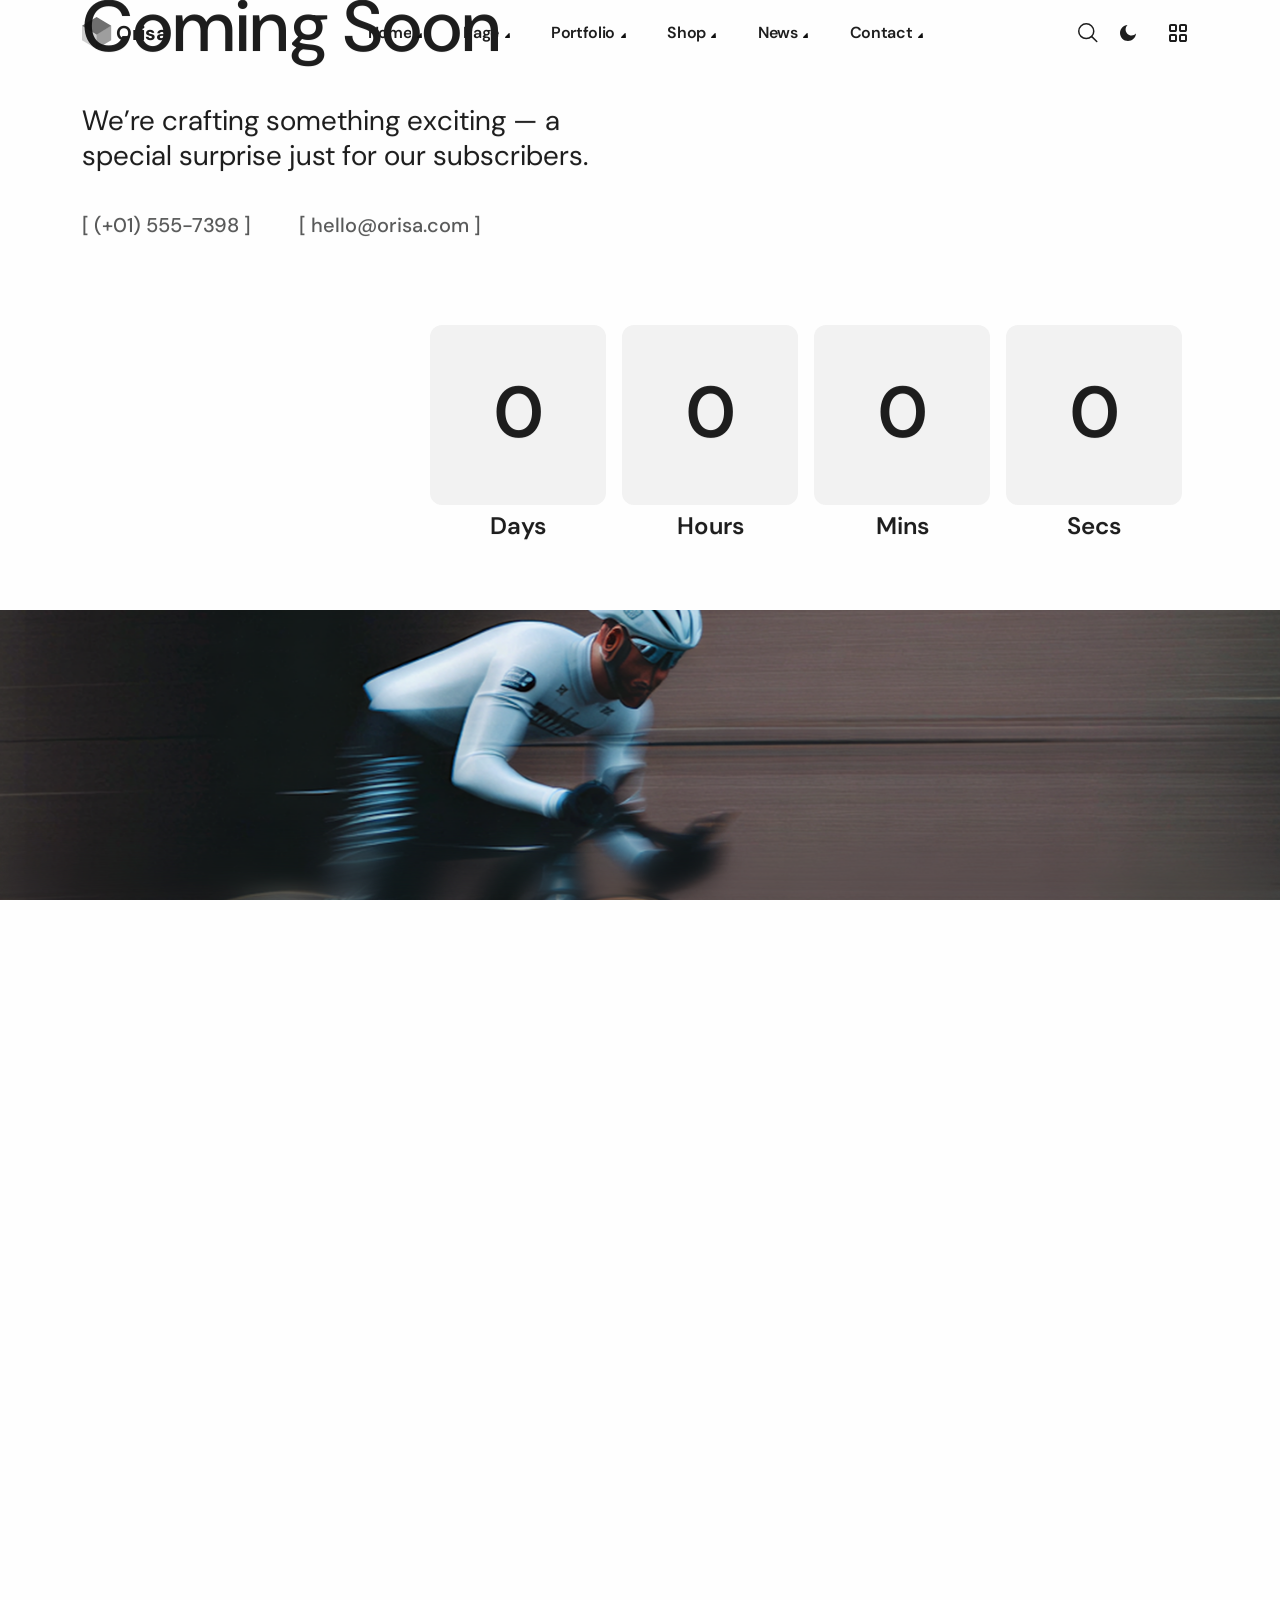
<file: coming-soon.html>
<!doctype html>
<html lang="en">

<head>
    <meta charset="UTF-8">
    <meta name="viewport" content="width=device-width, initial-scale=1.0">
    <meta http-equiv="x-ua-compatible" content="ie=edge">
    <meta name="description" content="Orisa — Creative Agency &amp; Portfolio HTML Template. Multi-demo layout kit built with Bootstrap 5.">
    <title>Orisa - Creative Agency & Portfolio HTML Template</title>
    <!-- Favicon icon-->
    <link rel="shortcut icon" type="image/x-icon" href="assets/imgs/template/logo/favicon.svg">

    <!-- Libs CSS -->
    <link rel="stylesheet" href="assets/css/vendors/carouselTicker.css">
    <link rel="stylesheet" href="assets/css/vendors/bootstrap.min.css">
    <link rel="stylesheet" href="assets/css/vendors/swiper-bundle.min.css">
    <link rel="stylesheet" href="assets/css/vendors/nice-select.css">
    <link rel="stylesheet" href="assets/css/vendors/font-awesome-pro.css">
    <link rel="stylesheet" href="assets/css/vendors/magnific-popup.css">
    <link rel="stylesheet" href="assets/css/vendors/odometer.css">
    <link rel="stylesheet" href="assets/css/vendors/spacing.css">

    <!-- Main CSS -->
    <link rel="stylesheet" href="assets/css/main.css">
</head>

<body class="at-magic-cursor">

    <!--search-form-start -->
    <div class="at-search-body-overlay"></div>
    <div class="at-search-form-toggle">
        <div class="container">
            <div class="row mb-60">
                <div class="col-lg-12">
                    <div class="at-search-top d-flex justify-content-between align-items-center">
                        <div class="at-header-logo at-search-logo">
                            <a href="index.html">
                                <img data-width="30" src="assets/imgs/template/logo/favicon.svg" alt="Orisa">
                                <p class="h6 fw-700 fz-24 mb-0">Orisa</p>
                            </a>
                        </div>
                        <button class="at-search-close">
                            <i class="fa-light fa-xmark"></i>
                        </button>
                    </div>
                </div>
            </div>
            <div class="row justify-content-center">
                <div class="col-lg-12">
                    <div class="at-search-form">
                        <form action="#">
                            <div class="at-search-form-input">
                                <input type="text" placeholder="Find what you need…" required>
                                <span class="at-search-focus-border"></span>
                                <button class="at-search-form-btn at-btn" type="submit">
                                    <span>
                                        <span class="text-1">Search</span>
                                        <span class="text-2">Search</span>
                                    </span>
                                    <i class="icon-arrow-right">
                                        <svg xmlns="http://www.w3.org/2000/svg" width="14" height="12" viewBox="0 0 14 12" fill="none">
                                            <path d="M8.33333 1L13 5.66667M13 5.66667L8.33333 10.3333M13 5.66667H1" stroke="currentColor" stroke-width="2" stroke-linecap="round" stroke-linejoin="round" />
                                        </svg>
                                        <svg xmlns="http://www.w3.org/2000/svg" width="14" height="12" viewBox="0 0 14 12" fill="none">
                                            <path d="M8.33333 1L13 5.66667M13 5.66667L8.33333 10.3333M13 5.66667H1" stroke="currentColor" stroke-width="2" stroke-linecap="round" stroke-linejoin="round" />
                                        </svg>
                                    </i>
                                </button>
                            </div>
                        </form>
                    </div>
                </div>
                <div class="col-12">
                    <div class="at-categories">
                        <h3 class="at-categories-title">Popular searches</h3>
                        <ul class="at-categories-list">
                            <li><a href="#" class="at-categories-item">UI / UX Design</a></li>
                            <li><a href="#" class="at-categories-item">Photography</a></li>
                            <li><a href="#" class="at-categories-item">Digital Marketing</a></li>
                            <li><a href="#" class="at-categories-item">Creative</a></li>
                            <li><a href="#" class="at-categories-item">Innovative</a></li>
                            <li><a href="#" class="at-categories-item">Visionary</a></li>
                            <li><a href="#" class="at-categories-item">Disruptive</a></li>
                            <li><a href="#" class="at-categories-item">Adaptive</a></li>
                            <li><a href="#" class="at-categories-item">Reliable</a></li>
                            <li><a href="#" class="at-categories-item">Scalable</a></li>
                            <li><a href="#" class="at-categories-item">Impactful</a></li>
                            <li><a href="#" class="at-categories-item">Dynamic</a></li>
                        </ul>
                    </div>
                </div>
            </div>
        </div>
    </div>
    <!-- search-form-end -->
    <header>

        <!-- header 2 area start -->
        <div class="at-header-area at-header-spacing header-transparent">
            <div class="container">
                <div class="row align-items-center">
                    <div class="col-xl-2 col-6">
                        <div class="at-header-logo">
                            <a href="index.html">
                                <img data-width="30" src="assets/imgs/template/logo/favicon.svg" alt="Orisa">
                                <p class="h6 fw-700 fz-24 mb-0">Orisa</p>
                            </a>
                        </div>
                    </div>
                    <div class="col-xl-8 mx-auto d-none d-xl-flex justify-content-center">
                        <div class="at-main-menu d-inline-flex justify-content-center">
                            <nav class="at-mobile-menu-active">
                                <ul>
                                    <li class="has-dropdown">
                                        <a href="#">Home</a>
                                        <div class="at-submenu submenu at-megamenu">
                                            <div class="row">
                                                <div class="col-xl-6">
                                                    <div class="at-megamenu-box">
                                                        <div class="at-megamenu-title-wrap">
                                                            <span class="at-megamenu-title">Light Version</span>
                                                            <svg xmlns="http://www.w3.org/2000/svg" width="13" height="13" viewBox="0 0 13 13" fill="none">
                                                                <path d="M10.0208 3.41421L1.41421 12.0208L0 10.6066L8.60659 2H1.02082V0H12.0208V11H10.0208V3.41421Z" fill="currentColor" />
                                                            </svg>
                                                        </div>
                                                        <ul>
                                                            <li><a href="index.html">01. Creative Agency</a></li>
                                                            <li><a href="index-2.html">02. Digital Agency</a></li>
                                                            <li><a href="index-3.html">03. Marketing Agency</a></li>
                                                            <li><a href="index-4.html">04. AI & Tech Agency</a></li>
                                                            <li><a href="index-5.html">05. Personal Creative</a></li>
                                                            <li><a href="index-6.html">06. Branding Studio</a></li>
                                                            <li><a href="index-7.html">07. Startup Agency</a></li>
                                                            <li><a href="index-8.html">08. UI/UX Agency</a></li>
                                                            <li><a href="index-9.html">09. Morden Agency</a></li>
                                                            <li><a href="index-10.html">10. 3D Studio</a></li>
                                                            <li><a href="index-11.html">11. Motion & Video Studio</a></li>
                                                            <li><a href="index-12.html">12. Minimal Portfolio</a></li>
                                                            <li><a href="index-13.html">13. Architecture Studio</a></li>
                                                            <li><a href="index-14.html">14. Photography Showcase</a></li>
                                                            <li><a href="index-15.html">15. Agency Portfolio</a></li>
                                                        </ul>
                                                    </div>
                                                </div>
                                                <div class="col-xl-6">
                                                    <div class="at-megamenu-box">
                                                        <div class="at-megamenu-title-wrap">
                                                            <span class="at-megamenu-title">Dark Version</span>
                                                            <svg xmlns="http://www.w3.org/2000/svg" width="13" height="13" viewBox="0 0 13 13" fill="none">
                                                                <path d="M10.0208 3.41421L1.41421 12.0208L0 10.6066L8.60659 2H1.02082V0H12.0208V11H10.0208V3.41421Z" fill="currentColor" />
                                                            </svg>
                                                        </div>
                                                        <ul>
                                                            <li><a href="index-dark.html">01. Creative Agency</a></li>
                                                            <li><a href="index-2-dark.html">02. Digital Agency</a></li>
                                                            <li><a href="index-3-dark.html">03. Marketing Agency</a></li>
                                                            <li><a href="index-4-dark.html">04. AI & Tech Agency</a></li>
                                                            <li><a href="index-5-dark.html">05. Personal Creative</a></li>
                                                            <li><a href="index-6-dark.html">06. Branding Studio</a></li>
                                                            <li><a href="index-7-dark.html">07. Startup Agency</a></li>
                                                            <li><a href="index-8-dark.html">08. UI/UX Agency</a></li>
                                                            <li><a href="index-9-dark.html">09. Morden Agency</a></li>
                                                            <li><a href="index-10-dark.html">10. 3D Studio</a></li>
                                                            <li><a href="index-11-dark.html">11. Motion & Video Studio</a></li>
                                                            <li><a href="index-12-dark.html">12. Minimal Portfolio</a></li>
                                                            <li><a href="index-13-dark.html">13. Architecture Studio</a></li>
                                                            <li><a href="index-14-dark.html">14. Photography Studio</a></li>
                                                            <li><a href="index-15-dark.html">15. Agency Portfolio</a></li>
                                                        </ul>
                                                    </div>
                                                </div>
                                            </div>
                                        </div>
                                    </li>
                                    <li class="has-dropdown">
                                        <a href="#">Page</a>
                                        <div class="at-submenu submenu at-megamenu">
                                            <div class="row">
                                                <div class="col-xl-4">
                                                    <div class="at-megamenu-box">
                                                        <div class="at-megamenu-title-wrap">
                                                            <span class="at-megamenu-title">About Us</span>
                                                            <svg xmlns="http://www.w3.org/2000/svg" width="13" height="13" viewBox="0 0 13 13" fill="none">
                                                                <path d="M10.0208 3.41421L1.41421 12.0208L0 10.6066L8.60659 2H1.02082V0H12.0208V11H10.0208V3.41421Z" fill="currentColor" />
                                                            </svg>
                                                        </div>
                                                        <ul>
                                                            <li><a href="about-1.html">About 01</a></li>
                                                            <li><a href="about-2.html">About 02</a></li>
                                                            <li><a href="about-3.html">About 03</a></li>
                                                        </ul>
                                                    </div>
                                                </div>
                                                <div class="col-xl-4">
                                                    <div class="at-megamenu-box">
                                                        <div class="at-megamenu-title-wrap">
                                                            <span class="at-megamenu-title">Services</span>
                                                            <svg xmlns="http://www.w3.org/2000/svg" width="13" height="13" viewBox="0 0 13 13" fill="none">
                                                                <path d="M10.0208 3.41421L1.41421 12.0208L0 10.6066L8.60659 2H1.02082V0H12.0208V11H10.0208V3.41421Z" fill="currentColor" />
                                                            </svg>
                                                        </div>
                                                        <ul>
                                                            <li><a href="services-1.html">Service 01</a></li>
                                                            <li><a href="services-2.html">Service 02</a></li>
                                                            <li><a href="services-3.html">Service 03</a></li>
                                                            <li><a href="services-details.html">Service Details</a></li>
                                                        </ul>
                                                    </div>
                                                </div>
                                                <div class="col-xl-4">
                                                    <div class="at-megamenu-box">
                                                        <div class="at-megamenu-title-wrap">
                                                            <span class="at-megamenu-title">Other</span>
                                                            <svg xmlns="http://www.w3.org/2000/svg" width="13" height="13" viewBox="0 0 13 13" fill="none">
                                                                <path d="M10.0208 3.41421L1.41421 12.0208L0 10.6066L8.60659 2H1.02082V0H12.0208V11H10.0208V3.41421Z" fill="currentColor" />
                                                            </svg>
                                                        </div>
                                                        <ul>
                                                            <li><a href="team.html">Team</a></li>
                                                            <li><a href="team-details.html">Team Details</a></li>
                                                            <li><a href="pricing.html">Pricing</a></li>
                                                            <li><a href="coming-soon.html">Coming Soon</a></li>
                                                            <li><a href="faqs.html">FAQs</a></li>
                                                            <li><a href="404.html">404 Page</a></li>
                                                        </ul>
                                                    </div>
                                                </div>
                                            </div>
                                        </div>
                                    </li>
                                    <li class="has-dropdown">
                                        <a href="#">Portfolio</a>
                                        <div class="at-submenu submenu at-megamenu">
                                            <div class="row">
                                                <div class="col-xl-4">
                                                    <div class="at-megamenu-box">
                                                        <div class="at-megamenu-title-wrap">
                                                            <span class="at-megamenu-title">Creative</span>
                                                            <svg xmlns="http://www.w3.org/2000/svg" width="13" height="13" viewBox="0 0 13 13" fill="none">
                                                                <path d="M10.0208 3.41421L1.41421 12.0208L0 10.6066L8.60659 2H1.02082V0H12.0208V11H10.0208V3.41421Z" fill="currentColor" />
                                                            </svg>
                                                        </div>
                                                        <ul>
                                                            <li><a href="portfolio-cinema.html">Portfolio Cinema</a></li>
                                                            <li><a href="portfolio-split.html">Portfolio Split</a></li>
                                                            <li><a href="portfolio-stack.html">Portfolio Stack</a></li>
                                                            <li><a href="portfolio-curtain.html">Portfolio Curtain</a></li>
                                                            <li><a href="portfolio-zstack.html">Portfolio Z-Stack</a></li>
                                                            <li><a href="portfolio-vista.html">Portfolio Vista</a></li>
                                                            <li><a href="portfolio-horizontal.html">Portfolio Horizontal</a></li>
                                                            <li><a href="portfolio-gallery.html">Portfolio Gallery</a></li>
                                                        </ul>
                                                    </div>
                                                </div>
                                                <div class="col-xl-4">
                                                    <div class="at-megamenu-box">
                                                        <div class="at-megamenu-title-wrap">
                                                            <span class="at-megamenu-title">Classic</span>
                                                            <svg xmlns="http://www.w3.org/2000/svg" width="13" height="13" viewBox="0 0 13 13" fill="none">
                                                                <path d="M10.0208 3.41421L1.41421 12.0208L0 10.6066L8.60659 2H1.02082V0H12.0208V11H10.0208V3.41421Z" fill="currentColor" />
                                                            </svg>
                                                        </div>
                                                        <ul>
                                                            <li><a href="portfolio-1.html">Portfolio 01</a></li>
                                                            <li><a href="portfolio-2.html">Portfolio 02</a></li>
                                                            <li><a href="portfolio-3.html">Portfolio 03</a></li>
                                                            <li><a href="portfolio-4.html">Portfolio 04</a></li>
                                                            <li><a href="portfolio-5.html">Portfolio 05</a></li>
                                                            <li><a href="portfolio-6.html">Portfolio 06</a></li>
                                                        </ul>
                                                    </div>
                                                </div>
                                                <div class="col-xl-4">
                                                    <div class="at-megamenu-box">
                                                        <div class="at-megamenu-title-wrap">
                                                            <span class="at-megamenu-title">Details</span>
                                                            <svg xmlns="http://www.w3.org/2000/svg" width="13" height="13" viewBox="0 0 13 13" fill="none">
                                                                <path d="M10.0208 3.41421L1.41421 12.0208L0 10.6066L8.60659 2H1.02082V0H12.0208V11H10.0208V3.41421Z" fill="currentColor" />
                                                            </svg>
                                                        </div>
                                                        <ul>
                                                            <li><a href="portfolio-details-1.html">Portfolio Details 01</a></li>
                                                            <li><a href="portfolio-details-2.html">Portfolio Details 02</a></li>
                                                            <li><a href="portfolio-details-3.html">Portfolio Details 03</a></li>
                                                            <li><a href="portfolio-details-4.html">Portfolio Details 04</a></li>
                                                            <li><a href="portfolio-details-5.html">Portfolio Details 05</a></li>
                                                            <li><a href="portfolio-details-6.html">Portfolio Details 06</a></li>
                                                        </ul>
                                                    </div>
                                                </div>
                                            </div>
                                        </div>
                                    </li>
                                    <li class="has-dropdown">
                                        <a href="#">Shop</a>
                                        <ul class="at-submenu submenu">
                                            <li><a href="product-archive.html">Products Listing</a></li>
                                            <li><a href="product-details.html">Product Details</a></li>
                                            <li><a href="product-cart.html">Cart</a></li>
                                            <li><a href="product-checkout.html">Checkout</a></li>
                                        </ul>
                                    </li>
                                    <li class="has-dropdown">
                                        <a href="#">News</a>
                                        <ul class="at-submenu submenu">
                                            <li><a href="archive-1.html">Blog 01</a></li>
                                            <li><a href="archive-2.html">Blog 02</a></li>
                                            <li><a href="archive-3.html">Blog 03</a></li>
                                            <li><a href="archive-4.html">Blog 04</a></li>
                                            <li><a href="blog-details.html">Post Details</a></li>
                                        </ul>
                                    </li>
                                    <li class="has-dropdown">
                                        <a href="#">Contact</a>
                                        <ul class="at-submenu submenu">
                                            <li><a href="contact-1.html">Contact 01</a></li>
                                            <li><a href="contact-2.html">Contact 02</a></li>
                                        </ul>
                                    </li>
                                </ul>
                            </nav>
                        </div>
                    </div>
                    <div class="col-xl-2 col-6">
                        <div class="at-header-right gap-3 d-flex justify-content-end align-items-center">
                            <button class="at-header-search-btn at-search-click">
                                <svg width="20" height="20" viewBox="0 0 20 20" fill="none" xmlns="http://www.w3.org/2000/svg">
                                    <path d="M18.7508 18.5233L13.5538 13.392M13.5538 13.392C14.9604 12.0032 15.7506 10.1196 15.7506 8.15551C15.7506 6.19144 14.9604 4.30782 13.5538 2.91902C12.1472 1.53022 10.2395 0.75 8.25028 0.75C6.26108 0.75 4.35336 1.53022 2.94678 2.91902C1.54021 4.30782 0.75 6.19144 0.75 8.15551C0.75 10.1196 1.54021 12.0032 2.94678 13.392C4.35336 14.7808 6.26108 15.561 8.25028 15.561C10.2395 15.561 12.1472 14.7808 13.5538 13.392Z" stroke="currentColor" stroke-width="1.5" stroke-linecap="round" stroke-linejoin="round" />
                                </svg>
                            </button>
                            <div class="dark-light-mode">
                                <label for="switch" class="toggle dark-light-switcher">
                                    <input type="checkbox" class="input" id="switch">
                                    <span class="icon icon--moon">
                                        <svg xmlns="http://www.w3.org/2000/svg" width="16" height="16" viewBox="0 0 16 16" fill="none">
                                            <path d="M7.51166 0C6.33857 1.09609 5.6053 2.65694 5.6053 4.38904C5.6053 7.70586 8.29416 10.3947 11.611 10.3947C13.3431 10.3947 14.9039 9.66146 16 8.48836C15.7439 12.6798 12.2635 16 8.00757 16C3.58511 16 0 12.4149 0 7.99245C0 3.73655 3.32017 0.256105 7.51166 0Z" fill="currentColor" />
                                        </svg>
                                    </span>
                                    <span class="icon icon--sun">
                                        <svg xmlns="http://www.w3.org/2000/svg" viewBox="0 0 24 24" fill="currentColor" width="28" height="28">
                                            <path d="M12 2.25a.75.75 0 01.75.75v2.25a.75.75 0 01-1.5 0V3a.75.75 0 01.75-.75zM7.5 12a4.5 4.5 0 119 0 4.5 4.5 0 01-9 0zM18.894 6.166a.75.75 0 00-1.06-1.06l-1.591 1.59a.75.75 0 101.06 1.061l1.591-1.59zM21.75 12a.75.75 0 01-.75.75h-2.25a.75.75 0 010-1.5H21a.75.75 0 01.75.75zM17.834 18.894a.75.75 0 001.06-1.06l-1.59-1.591a.75.75 0 10-1.061 1.06l1.59 1.591zM12 18a.75.75 0 01.75.75V21a.75.75 0 01-1.5 0v-2.25A.75.75 0 0112 18zM7.758 17.303a.75.75 0 00-1.061-1.06l-1.591 1.59a.75.75 0 001.06 1.061l1.591-1.59zM6 12a.75.75 0 01-.75.75H3a.75.75 0 010-1.5h2.25A.75.75 0 016 12zM6.697 7.757a.75.75 0 001.06-1.06l-1.59-1.591a.75.75 0 00-1.061 1.06l1.59 1.591z">
                                            </path>
                                        </svg>
                                    </span>
                                </label>
                            </div>
                            <button class="at-menu-bar at-header-sidebar-btn">
                                <svg xmlns="http://www.w3.org/2000/svg" width="18" height="18" viewBox="0 0 18 18" fill="none">
                                    <path d="M1 2C1 1.73478 1.10536 1.48043 1.29289 1.29289C1.48043 1.10536 1.73478 1 2 1H6C6.26522 1 6.51957 1.10536 6.70711 1.29289C6.89464 1.48043 7 1.73478 7 2V6C7 6.26522 6.89464 6.51957 6.70711 6.70711C6.51957 6.89464 6.26522 7 6 7H2C1.73478 7 1.48043 6.89464 1.29289 6.70711C1.10536 6.51957 1 6.26522 1 6V2ZM11 2C11 1.73478 11.1054 1.48043 11.2929 1.29289C11.4804 1.10536 11.7348 1 12 1H16C16.2652 1 16.5196 1.10536 16.7071 1.29289C16.8946 1.48043 17 1.73478 17 2V6C17 6.26522 16.8946 6.51957 16.7071 6.70711C16.5196 6.89464 16.2652 7 16 7H12C11.7348 7 11.4804 6.89464 11.2929 6.70711C11.1054 6.51957 11 6.26522 11 6V2ZM1 12C1 11.7348 1.10536 11.4804 1.29289 11.2929C1.48043 11.1054 1.73478 11 2 11H6C6.26522 11 6.51957 11.1054 6.70711 11.2929C6.89464 11.4804 7 11.7348 7 12V16C7 16.2652 6.89464 16.5196 6.70711 16.7071C6.51957 16.8946 6.26522 17 6 17H2C1.73478 17 1.48043 16.8946 1.29289 16.7071C1.10536 16.5196 1 16.2652 1 16V12ZM11 12C11 11.7348 11.1054 11.4804 11.2929 11.2929C11.4804 11.1054 11.7348 11 12 11H16C16.2652 11 16.5196 11.1054 16.7071 11.2929C16.8946 11.4804 17 11.7348 17 12V16C17 16.2652 16.8946 16.5196 16.7071 16.7071C16.5196 16.8946 16.2652 17 16 17H12C11.7348 17 11.4804 16.8946 11.2929 16.7071C11.1054 16.5196 11 16.2652 11 16V12Z" stroke="currentColor" stroke-width="2" stroke-linecap="round" stroke-linejoin="round" />
                                </svg>
                            </button>
                        </div>
                    </div>
                </div>
            </div>
        </div>
        <!-- header area end -->

        <!-- sticky-menu-area -->
        <button id="header-sticky" class="hamburger-open-btn hamburger-sticky-menu">
            <span>MENU</span>
            <span class="icon">

                <svg xmlns="http://www.w3.org/2000/svg" width="24" height="24" viewBox="0 0 24 24" fill="none">
                    <path d="M4 5C4 4.73478 4.10536 4.48043 4.29289 4.29289C4.48043 4.10536 4.73478 4 5 4H9C9.26522 4 9.51957 4.10536 9.70711 4.29289C9.89464 4.48043 10 4.73478 10 5V9C10 9.26522 9.89464 9.51957 9.70711 9.70711C9.51957 9.89464 9.26522 10 9 10H5C4.73478 10 4.48043 9.89464 4.29289 9.70711C4.10536 9.51957 4 9.26522 4 9V5ZM14 5C14 4.73478 14.1054 4.48043 14.2929 4.29289C14.4804 4.10536 14.7348 4 15 4H19C19.2652 4 19.5196 4.10536 19.7071 4.29289C19.8946 4.48043 20 4.73478 20 5V9C20 9.26522 19.8946 9.51957 19.7071 9.70711C19.5196 9.89464 19.2652 10 19 10H15C14.7348 10 14.4804 9.89464 14.2929 9.70711C14.1054 9.51957 14 9.26522 14 9V5ZM4 15C4 14.7348 4.10536 14.4804 4.29289 14.2929C4.48043 14.1054 4.73478 14 5 14H9C9.26522 14 9.51957 14.1054 9.70711 14.2929C9.89464 14.4804 10 14.7348 10 15V19C10 19.2652 9.89464 19.5196 9.70711 19.7071C9.51957 19.8946 9.26522 20 9 20H5C4.73478 20 4.48043 19.8946 4.29289 19.7071C4.10536 19.5196 4 19.2652 4 19V15ZM14 15C14 14.7348 14.1054 14.4804 14.2929 14.2929C14.4804 14.1054 14.7348 14 15 14H19C19.2652 14 19.5196 14.1054 19.7071 14.2929C19.8946 14.4804 20 14.7348 20 15V19C20 19.2652 19.8946 19.5196 19.7071 19.7071C19.5196 19.8946 19.2652 20 19 20H15C14.7348 20 14.4804 19.8946 14.2929 19.7071C14.1054 19.5196 14 19.2652 14 19V15Z" stroke="currentColor" stroke-width="2" stroke-linecap="round" stroke-linejoin="round" />
                </svg>
            </span>
        </button>
        <!-- sticky-menu-end -->

    </header>
    <!-- at-offcanvus-area-start -->
    <div class="at-offcanvas-area">
        <div class="at-offcanvas">
            <div class="at-offcanvas-top d-flex align-items-center justify-content-between">
                <div class="at-offcanvas-logo">
                    <a href="index.html">
                        <img data-width="30" src="assets/imgs/template/logo/favicon.svg" alt="Orisa">
                        <p class="h6 fw-700 fz-24 mb-0">Orisa</p>
                    </a>
                </div>
                <div class="at-offcanvas-close-btn">
                    <button class="close-btn">
                        <svg width="37" height="38" viewBox="0 0 37 38" fill="none" xmlns="http://www.w3.org/2000/svg">
                            <path d="M9.19141 9.80762L27.5762 28.1924" stroke="currentColor" stroke-width="1.5" stroke-linecap="round" stroke-linejoin="round" />
                            <path d="M9.19141 28.1924L27.5762 9.80761" stroke="currentColor" stroke-width="1.5" stroke-linecap="round" stroke-linejoin="round" />
                        </svg>
                    </button>
                </div>
            </div>
            <div class="at-offcanvas-content d-none d-xl-block">
                <h3 class="at-offcanvas-title">Howdy!</h3>
                <p class="fz-font-lg">We blend strategy, creativity, and technology to help brands grow, connect, and stand out in an ever-evolving digital world. </p>
            </div>
            <div class="at-offcanvas-menu d-xl-none pb-50">
                <nav></nav>
            </div>
            <div class="at-offcanvas-gallery d-none d-xl-block">
                <div class="sec-2-home-5__avatars-row d-flex gap-2">
                    <div class="sec-2-home-5__avatar-sm at-offcanvas-gallery-img">
                        <img class="img-cover" src="assets/imgs/template/avatar/avatar-10.webp" alt="orisa">
                    </div>
                    <div class="sec-2-home-5__avatar-sm at-offcanvas-gallery-img">
                        <img class="img-cover" src="assets/imgs/template/avatar/avatar-11.webp" alt="orisa">
                    </div>
                    <div class="sec-2-home-5__avatar-sm at-offcanvas-gallery-img">
                        <img class="img-cover" src="assets/imgs/template/avatar/avatar-12.webp" alt="orisa">
                    </div>
                    <div class="sec-2-home-5__avatar-sm at-offcanvas-gallery-img">
                        <img class="img-cover" src="assets/imgs/template/avatar/avatar-13.webp" alt="orisa">
                    </div>
                    <div class="sec-2-home-5__avatar-sm at-offcanvas-gallery-img">
                        <img class="img-cover" src="assets/imgs/template/avatar/avatar-14.webp" alt="orisa">
                    </div>
                </div>
            </div>
            <div class="at-offcanvas-contact">
                <h4 class="h5 at-offcanvas-title sm">Get in touch</h4>
                <ul>
                    <li><a class="fz-font-lg" href="tel:2125557398">(212) 555-7398</a></li>
                    <li><a class="fz-font-lg" href="mailto:hello@aleric.com">hello@orisa.com</a></li>
                    <li>
                        <a class="fz-font-lg" href="#">
                            245 Fifth Avenue, Suite 1800 <br>
                            New York, NY 10016, USA
                        </a>
                    </li>
                </ul>
            </div>
            <div class="at-offcanvas-social">
                <h3 class="at-offcanvas-title sm">Follow Us</h3>
                <ul class="at-offcanvas-social__grid">
                    <li>
                        <a href="#" class="at-offcanvas-social__link" aria-label="Twitter">
                            <svg xmlns="http://www.w3.org/2000/svg" width="18" height="18" viewBox="0 0 16 15" fill="none" aria-hidden="true">
                                <path fill-rule="evenodd" clip-rule="evenodd" d="M0 0H5.25L8.98421 5.21053L13.5 0H15.5L9.8895 6.47368L16 15H10.75L7.01579 9.7895L2.5 15H0.5L6.11053 8.52632L0 0ZM11.5204 13.5L2.92043 1.5H4.47957L13.0796 13.5H11.5204Z" fill="currentColor" />
                            </svg>
                            <span>Twitter</span>
                        </a>
                    </li>
                    <li>
                        <a href="#" class="at-offcanvas-social__link" aria-label="Facebook">
                            <svg xmlns="http://www.w3.org/2000/svg" width="18" height="18" viewBox="0 0 18 18" fill="none" aria-hidden="true">
                                <path d="M12.4024 18V11.0344H14.7347L15.0838 8.3265H12.4024V6.59765C12.4024 5.81364 12.62 5.27934 13.7443 5.27934L15.1783 5.27867V2.85676C14.9302 2.82382 14.0791 2.75006 13.0888 2.75006C11.0213 2.75006 9.606 4.01198 9.606 6.32952V8.3265H7.2677V11.0344H9.606V18H1C0.44772 18 0 17.5523 0 17V1C0 0.44772 0.44772 0 1 0H17C17.5523 0 18 0.44772 18 1V17C18 17.5523 17.5523 18 17 18H12.4024Z" fill="currentColor" />
                            </svg>
                            <span>Facebook</span>
                        </a>
                    </li>
                    <li>
                        <a href="#" class="at-offcanvas-social__link" aria-label="LinkedIn">
                            <svg xmlns="http://www.w3.org/2000/svg" width="18" height="18" viewBox="0 0 18 18" fill="none" aria-hidden="true">
                                <path d="M15.3352 15.339H12.6697V11.1622C12.6697 10.1662 12.6495 8.8845 11.2807 8.8845C9.89102 8.8845 9.67872 9.9683 9.67872 11.0887V15.339H7.01322V6.75H9.57372V7.9207H9.60822C9.96602 7.2457 10.836 6.53325 12.1357 6.53325C14.8365 6.53325 15.336 8.3108 15.336 10.6245L15.3352 15.339ZM4.00275 5.57475C3.14475 5.57475 2.4555 4.88025 2.4555 4.026C2.4555 3.1725 3.1455 2.47875 4.00275 2.47875C4.85775 2.47875 5.55075 3.1725 5.55075 4.026C5.55075 4.88025 4.857 5.57475 4.00275 5.57475ZM5.33925 15.339H2.66625V6.75H5.33925V15.339ZM16.6687 0H1.32825C0.594 0 0 0.5805 0 1.29675V16.7033C0 17.4202 0.594 18 1.32825 18H16.6665C17.4 18 18 17.4202 18 16.7033V1.29675C18 0.5805 17.4 0 16.6665 0H16.6687Z" fill="currentColor" />
                            </svg>
                            <span>Linkedin</span>
                        </a>
                    </li>
                    <li>
                        <a href="#" class="at-offcanvas-social__link" aria-label="Instagram">
                            <svg xmlns="http://www.w3.org/2000/svg" width="18" height="18" viewBox="0 0 18 18" fill="none" aria-hidden="true">
                                <path d="M9.92475 0C10.9376 0.00167406 11.4509 0.00703828 11.8945 0.0202418L12.0692 0.025948C12.2709 0.0331213 12.47 0.0421215 12.7101 0.0533719C13.6678 0.0976265 14.3211 0.249129 14.8949 0.471887C15.4881 0.700648 15.9892 1.00966 16.4894 1.50993C16.9889 2.0102 17.298 2.51271 17.5275 3.10448C17.7494 3.67751 17.901 4.33153 17.946 5.28931C17.9567 5.52933 17.9653 5.72841 17.9725 5.93024L17.9781 6.10492C17.9913 6.5484 17.9973 7.06177 17.9992 8.07471L17.9999 8.74577C18 8.82777 18 8.91237 18 8.99967L17.9999 9.25357L17.9994 9.92472C17.9977 10.9376 17.9923 11.451 17.9791 11.8944L17.9734 12.0691C17.9662 12.271 17.9572 12.4701 17.946 12.7101C17.9017 13.6679 17.7494 14.3211 17.5275 14.8949C17.2987 15.4882 16.9889 15.9892 16.4894 16.4895C15.9892 16.989 15.4859 17.298 14.8949 17.5275C14.3211 17.7495 13.6678 17.901 12.7101 17.946C12.47 17.9567 12.2709 17.9654 12.0692 17.9725L11.8945 17.9781C11.4509 17.9914 10.9376 17.9973 9.92475 17.9993L9.25359 18C9.1716 18 9.087 18 8.99969 18H8.7458L8.07464 17.9994C7.06175 17.9977 6.54839 17.9924 6.1049 17.9791L5.93022 17.9734C5.72839 17.9662 5.5293 17.9572 5.2893 17.946C4.33151 17.9018 3.67899 17.7495 3.10448 17.5275C2.51195 17.2988 2.01018 16.989 1.50992 16.4895C1.00965 15.9892 0.701394 15.4859 0.471886 14.8949C0.249129 14.3211 0.0983735 13.6679 0.053372 12.7101C0.0426796 12.4701 0.0339582 12.271 0.026893 12.0691L0.0212318 11.8944C0.00806435 11.451 0.00206123 10.9376 0.000117163 9.92472L0 8.07471C0.00167406 7.06177 0.00702925 6.5484 0.0202327 6.10492L0.0259479 5.93024C0.0331212 5.72841 0.0421216 5.52933 0.053372 5.28931C0.0976175 4.33078 0.249129 3.67825 0.471886 3.10448C0.700638 2.51196 1.00965 2.0102 1.50992 1.50993C2.01018 1.00966 2.51271 0.701396 3.10448 0.471887C3.67825 0.249129 4.33077 0.0983735 5.2893 0.0533719C5.5293 0.0426885 5.72839 0.0339673 5.93022 0.026902L6.1049 0.0212407C6.54839 0.00806417 7.06175 0.00206102 8.07464 0.000116949L9.92475 0ZM8.99969 4.49953C6.51298 4.49953 4.49952 6.51518 4.49952 8.99967C4.49952 11.4864 6.51517 13.4998 8.99969 13.4998C11.4864 13.4998 13.4998 11.4842 13.4998 8.99967C13.4998 6.513 11.4841 4.49953 8.99969 4.49953ZM8.99969 6.2996C10.491 6.2996 11.6998 7.50805 11.6998 8.99967C11.6998 10.4909 10.4913 11.6998 8.99969 11.6998C7.50843 11.6998 6.29958 10.4914 6.29958 8.99967C6.29958 7.50841 7.50798 6.2996 8.99969 6.2996ZM13.7249 3.14949C13.1045 3.14949 12.5998 3.65342 12.5998 4.27376C12.5998 4.89411 13.1037 5.39882 13.7249 5.39882C14.3452 5.39882 14.8499 4.89489 14.8499 4.27376C14.8499 3.65342 14.3443 3.14871 13.7249 3.14949Z" fill="currentColor" />
                            </svg>
                            <span>Instagram</span>
                        </a>
                    </li>
                    <li>
                        <a href="#" class="at-offcanvas-social__link" aria-label="Youtube">
                            <svg xmlns="http://www.w3.org/2000/svg" width="18" height="13" viewBox="0 0 18 13" fill="none" aria-hidden="true">
                                <path fill-rule="evenodd" clip-rule="evenodd" d="M16.0322 0.388283C16.8071 0.602295 17.4162 1.23059 17.6237 2.03009C17.9985 3.47775 18 6.49997 18 6.49997C18 6.49997 18 9.52214 17.6237 10.9698C17.4162 11.7694 16.8071 12.3977 16.0322 12.6116C14.6291 13 8.99997 13 8.99997 13C8.99997 13 3.37092 13 1.96772 12.6116C1.1928 12.3977 0.583804 11.7694 0.376354 10.9698C-3.83173e-08 9.52214 0 6.49997 0 6.49997C0 6.49997 -3.83173e-08 3.47775 0.376354 2.03009C0.583804 1.23059 1.1928 0.602295 1.96772 0.388283C3.37092 1.18595e-07 8.99997 0 8.99997 0C8.99997 0 14.6291 1.18595e-07 16.0322 0.388283ZM11.8751 6.50027L7.19879 9.2855V3.71499L11.8751 6.50027Z" fill="currentColor" />
                            </svg>
                            <span>Youtube</span>
                        </a>
                    </li>
                </ul>
            </div>
        </div>
    </div>
    <div class="body-overlay"></div>
    <!-- at-offcanvus-area-end -->

    <!-- offcanvas 2 start -->
    <div class="at-offcanvas-2-area">
        <div class="offcanvas-bg"></div>
        <div class="at-offcanvas-2-wrapper offcanvas-menu">
            <div class="at-offcanvas-2-left">
                <div class="at-header-logo d-flex justify-content-between align-items-center mb-50">
                    <a href="index.html">
                        <img class="dark-mode-invert" data-width="30" src="assets/imgs/template/logo/favicon.svg" alt="Orisa">
                        <p class="h6 fw-700 fz-24 mb-0">Orisa</p>
                    </a>
                    <span class="hamburger-close-btn">
                        <svg width="37" height="38" viewBox="0 0 37 38" fill="none" xmlns="http://www.w3.org/2000/svg">
                            <path d="M9.19141 9.80762L27.5762 28.1924" stroke="currentColor" stroke-width="1.5" stroke-linecap="round" stroke-linejoin="round" />
                            <path d="M9.19141 28.1924L27.5762 9.80761" stroke="currentColor" stroke-width="1.5" stroke-linecap="round" stroke-linejoin="round" />
                        </svg>
                    </span>
                </div>
                <div class="at-offcanvas-menu counter-row">
                    <nav></nav>
                </div>
                <div class="at-offcanvas-social">
                    <ul class="at-offcanvas-social__grid">
                        <li>
                            <a href="#" class="at-offcanvas-social__link" aria-label="Twitter">
                                <svg xmlns="http://www.w3.org/2000/svg" width="18" height="18" viewBox="0 0 16 15" fill="none" aria-hidden="true">
                                    <path fill-rule="evenodd" clip-rule="evenodd" d="M0 0H5.25L8.98421 5.21053L13.5 0H15.5L9.8895 6.47368L16 15H10.75L7.01579 9.7895L2.5 15H0.5L6.11053 8.52632L0 0ZM11.5204 13.5L2.92043 1.5H4.47957L13.0796 13.5H11.5204Z" fill="currentColor" />
                                </svg>
                                <span>Twitter</span>
                            </a>
                        </li>
                        <li>
                            <a href="#" class="at-offcanvas-social__link" aria-label="Facebook">
                                <svg xmlns="http://www.w3.org/2000/svg" width="18" height="18" viewBox="0 0 18 18" fill="none" aria-hidden="true">
                                    <path d="M12.4024 18V11.0344H14.7347L15.0838 8.3265H12.4024V6.59765C12.4024 5.81364 12.62 5.27934 13.7443 5.27934L15.1783 5.27867V2.85676C14.9302 2.82382 14.0791 2.75006 13.0888 2.75006C11.0213 2.75006 9.606 4.01198 9.606 6.32952V8.3265H7.2677V11.0344H9.606V18H1C0.44772 18 0 17.5523 0 17V1C0 0.44772 0.44772 0 1 0H17C17.5523 0 18 0.44772 18 1V17C18 17.5523 17.5523 18 17 18H12.4024Z" fill="currentColor" />
                                </svg>
                                <span>Facebook</span>
                            </a>
                        </li>
                        <li>
                            <a href="#" class="at-offcanvas-social__link" aria-label="LinkedIn">
                                <svg xmlns="http://www.w3.org/2000/svg" width="18" height="18" viewBox="0 0 18 18" fill="none" aria-hidden="true">
                                    <path d="M15.3352 15.339H12.6697V11.1622C12.6697 10.1662 12.6495 8.8845 11.2807 8.8845C9.89102 8.8845 9.67872 9.9683 9.67872 11.0887V15.339H7.01322V6.75H9.57372V7.9207H9.60822C9.96602 7.2457 10.836 6.53325 12.1357 6.53325C14.8365 6.53325 15.336 8.3108 15.336 10.6245L15.3352 15.339ZM4.00275 5.57475C3.14475 5.57475 2.4555 4.88025 2.4555 4.026C2.4555 3.1725 3.1455 2.47875 4.00275 2.47875C4.85775 2.47875 5.55075 3.1725 5.55075 4.026C5.55075 4.88025 4.857 5.57475 4.00275 5.57475ZM5.33925 15.339H2.66625V6.75H5.33925V15.339ZM16.6687 0H1.32825C0.594 0 0 0.5805 0 1.29675V16.7033C0 17.4202 0.594 18 1.32825 18H16.6665C17.4 18 18 17.4202 18 16.7033V1.29675C18 0.5805 17.4 0 16.6665 0H16.6687Z" fill="currentColor" />
                                </svg>
                                <span>Linkedin</span>
                            </a>
                        </li>
                        <li>
                            <a href="#" class="at-offcanvas-social__link" aria-label="Instagram">
                                <svg xmlns="http://www.w3.org/2000/svg" width="18" height="18" viewBox="0 0 18 18" fill="none" aria-hidden="true">
                                    <path d="M9.92475 0C10.9376 0.00167406 11.4509 0.00703828 11.8945 0.0202418L12.0692 0.025948C12.2709 0.0331213 12.47 0.0421215 12.7101 0.0533719C13.6678 0.0976265 14.3211 0.249129 14.8949 0.471887C15.4881 0.700648 15.9892 1.00966 16.4894 1.50993C16.9889 2.0102 17.298 2.51271 17.5275 3.10448C17.7494 3.67751 17.901 4.33153 17.946 5.28931C17.9567 5.52933 17.9653 5.72841 17.9725 5.93024L17.9781 6.10492C17.9913 6.5484 17.9973 7.06177 17.9992 8.07471L17.9999 8.74577C18 8.82777 18 8.91237 18 8.99967L17.9999 9.25357L17.9994 9.92472C17.9977 10.9376 17.9923 11.451 17.9791 11.8944L17.9734 12.0691C17.9662 12.271 17.9572 12.4701 17.946 12.7101C17.9017 13.6679 17.7494 14.3211 17.5275 14.8949C17.2987 15.4882 16.9889 15.9892 16.4894 16.4895C15.9892 16.989 15.4859 17.298 14.8949 17.5275C14.3211 17.7495 13.6678 17.901 12.7101 17.946C12.47 17.9567 12.2709 17.9654 12.0692 17.9725L11.8945 17.9781C11.4509 17.9914 10.9376 17.9973 9.92475 17.9993L9.25359 18C9.1716 18 9.087 18 8.99969 18H8.7458L8.07464 17.9994C7.06175 17.9977 6.54839 17.9924 6.1049 17.9791L5.93022 17.9734C5.72839 17.9662 5.5293 17.9572 5.2893 17.946C4.33151 17.9018 3.67899 17.7495 3.10448 17.5275C2.51195 17.2988 2.01018 16.989 1.50992 16.4895C1.00965 15.9892 0.701394 15.4859 0.471886 14.8949C0.249129 14.3211 0.0983735 13.6679 0.053372 12.7101C0.0426796 12.4701 0.0339582 12.271 0.026893 12.0691L0.0212318 11.8944C0.00806435 11.451 0.00206123 10.9376 0.000117163 9.92472L0 8.07471C0.00167406 7.06177 0.00702925 6.5484 0.0202327 6.10492L0.0259479 5.93024C0.0331212 5.72841 0.0421216 5.52933 0.053372 5.28931C0.0976175 4.33078 0.249129 3.67825 0.471886 3.10448C0.700638 2.51196 1.00965 2.0102 1.50992 1.50993C2.01018 1.00966 2.51271 0.701396 3.10448 0.471887C3.67825 0.249129 4.33077 0.0983735 5.2893 0.0533719C5.5293 0.0426885 5.72839 0.0339673 5.93022 0.026902L6.1049 0.0212407C6.54839 0.00806417 7.06175 0.00206102 8.07464 0.000116949L9.92475 0ZM8.99969 4.49953C6.51298 4.49953 4.49952 6.51518 4.49952 8.99967C4.49952 11.4864 6.51517 13.4998 8.99969 13.4998C11.4864 13.4998 13.4998 11.4842 13.4998 8.99967C13.4998 6.513 11.4841 4.49953 8.99969 4.49953ZM8.99969 6.2996C10.491 6.2996 11.6998 7.50805 11.6998 8.99967C11.6998 10.4909 10.4913 11.6998 8.99969 11.6998C7.50843 11.6998 6.29958 10.4914 6.29958 8.99967C6.29958 7.50841 7.50798 6.2996 8.99969 6.2996ZM13.7249 3.14949C13.1045 3.14949 12.5998 3.65342 12.5998 4.27376C12.5998 4.89411 13.1037 5.39882 13.7249 5.39882C14.3452 5.39882 14.8499 4.89489 14.8499 4.27376C14.8499 3.65342 14.3443 3.14871 13.7249 3.14949Z" fill="currentColor" />
                                </svg>
                                <span>Instagram</span>
                            </a>
                        </li>
                        <li>
                            <a href="#" class="at-offcanvas-social__link" aria-label="Youtube">
                                <svg xmlns="http://www.w3.org/2000/svg" width="18" height="13" viewBox="0 0 18 13" fill="none" aria-hidden="true">
                                    <path fill-rule="evenodd" clip-rule="evenodd" d="M16.0322 0.388283C16.8071 0.602295 17.4162 1.23059 17.6237 2.03009C17.9985 3.47775 18 6.49997 18 6.49997C18 6.49997 18 9.52214 17.6237 10.9698C17.4162 11.7694 16.8071 12.3977 16.0322 12.6116C14.6291 13 8.99997 13 8.99997 13C8.99997 13 3.37092 13 1.96772 12.6116C1.1928 12.3977 0.583804 11.7694 0.376354 10.9698C-3.83173e-08 9.52214 0 6.49997 0 6.49997C0 6.49997 -3.83173e-08 3.47775 0.376354 2.03009C0.583804 1.23059 1.1928 0.602295 1.96772 0.388283C3.37092 1.18595e-07 8.99997 0 8.99997 0C8.99997 0 14.6291 1.18595e-07 16.0322 0.388283ZM11.8751 6.50027L7.19879 9.2855V3.71499L11.8751 6.50027Z" fill="currentColor" />
                                </svg>
                                <span>Youtube</span>
                            </a>
                        </li>
                    </ul>
                </div>
                <span class="hamburger-close-btn hamburger-mobile-close-btn d-md-none">CLOSE</span>
            </div>
        </div>
    </div>
    <!-- offcanvas 2 end -->
    <div class="px-blur-bottom"></div>
    <!-- Begin magic cursor -->
    <div id="magic-cursor" class="cursor-black-bg">
        <div id="ball"></div>
    </div>
    <!-- End magic cursor -->
    <div id="smooth-wrapper">
        <div id="smooth-content" class="z-index-3">
            <main class="bg-neutral-0">
                <!-- coming-soon section 1 -->
                <div class="sec-1-coming-soon overflow-hidden pt-150">
                    <div class="container pb-60">
                        <div class="row g-4 align-items-end">
                            <div class="col-xxl-6 col-lg-8">
                                <span class="at-btn common-black text-uppercase bg-transparent mb-10 rounded-0 p-0">
                                    <span class="text-uppercase">
                                        <span class="text-1">We are On the Way</span>
                                        <span class="text-2">We are On the Way</span>
                                    </span>
                                    <i>
                                        <svg width="11" height="11" viewBox="0 0 11 11" fill="none" xmlns="http://www.w3.org/2000/svg">
                                            <path d="M0.21967 9.40717C-0.0732232 9.70006 -0.0732232 10.1749 0.21967 10.4678C0.512563 10.7607 0.987437 10.7607 1.28033 10.4678L0.21967 9.40717ZM10.6875 0.75C10.6875 0.335786 10.3517 2.97145e-09 9.9375 1.50485e-07L3.1875 -2.70983e-07C2.77329 -2.70983e-07 2.4375 0.335786 2.4375 0.75C2.4375 1.16421 2.77329 1.5 3.1875 1.5H9.1875V7.5C9.1875 7.91421 9.52329 8.25 9.9375 8.25C10.3517 8.25 10.6875 7.91421 10.6875 7.5L10.6875 0.75ZM0.75 9.9375L1.28033 10.4678L10.4678 1.28033L9.9375 0.75L9.40717 0.21967L0.21967 9.40717L0.75 9.9375Z" fill="currentColor" />
                                        </svg>
                                        <svg width="11" height="11" viewBox="0 0 11 11" fill="none" xmlns="http://www.w3.org/2000/svg">
                                            <path d="M0.21967 9.40717C-0.0732232 9.70006 -0.0732232 10.1749 0.21967 10.4678C0.512563 10.7607 0.987437 10.7607 1.28033 10.4678L0.21967 9.40717ZM10.6875 0.75C10.6875 0.335786 10.3517 2.97145e-09 9.9375 1.50485e-07L3.1875 -2.70983e-07C2.77329 -2.70983e-07 2.4375 0.335786 2.4375 0.75C2.4375 1.16421 2.77329 1.5 3.1875 1.5H9.1875V7.5C9.1875 7.91421 9.52329 8.25 9.9375 8.25C10.3517 8.25 10.6875 7.91421 10.6875 7.5L10.6875 0.75ZM0.75 9.9375L1.28033 10.4678L10.4678 1.28033L9.9375 0.75L9.40717 0.21967L0.21967 9.40717L0.75 9.9375Z" fill="currentColor" />
                                        </svg>
                                    </i>
                                </span>
                                <h1 class="reveal-text mb-40 fz-ds-1 fw-500 lh-1">Coming Soon</h1>
                                <p class="fw-400 fz-font-3xl neutral-900 mb-40 w-75 lh-sm">We’re crafting something exciting — a special surprise just for our subscribers.</p>
                                <div class="d-flex flex-wrap align-items-center gap-5">
                                    <a href="tel:+2125557398" class="fz-font-lg neutral-500 fw-500">[ (+01) 555-7398 ] </a>
                                    <a href="mailto:hello@orisa.com" class="fz-font-lg neutral-500 fw-500">[ hello@orisa.com ] </a>
                                </div>
                            </div>
                            <div class="col-xxl-6 pt-xxl-0 pt-100">
                                <div class="box-count box-count-square mb-50">
                                    <div class="deals-countdown justify-content-end" data-countdown="2026/09/12 00:00:00"></div>
                                </div>
                            </div>
                        </div>
                    </div>
                    <div class="at-banner-thumb overflow-hidden scale-up-img pt-md-0 pt-20">
                        <img class="img-cover scale-up" data-speed=".8" src="assets/imgs/pages/img-169.webp" alt="orisa">
                    </div>
                </div>
                <!-- coming-soon section 2 -->
                <div class="sec-2-coming-soon pb-20 p-relative z-n1">
                    <div class="container">
                        <div class="client-capsule-wrapper-box " data-t-throwable-scene="true" style="translate: none; rotate: none; scale: none; transform: translate(0px); opacity: 1; cursor: none;">
                            <div class="client-capsule-wrapper">
                                <p data-t-throwable-el="">
                                    <span class="client-box bg-neutral-500">
                                        <img class="invert-1" src="assets/imgs/template/logo/logo-brand-01.webp" alt="image">
                                    </span>
                                </p>
                                <p data-t-throwable-el="">
                                    <span class="client-box">
                                        <img class="invert-1" src="assets/imgs/template/logo/logo-brand-02.webp" alt="image">
                                    </span>
                                </p>
                                <p data-t-throwable-el="">
                                    <span class="client-box">
                                        <img class="invert-1" src="assets/imgs/template/logo/logo-brand-03.webp" alt="image">
                                    </span>
                                </p>
                                <p data-t-throwable-el="">
                                    <span class="client-box">
                                        <img class="invert-1" src="assets/imgs/template/logo/logo-brand-04.webp" alt="image">
                                    </span>
                                </p>
                                <p data-t-throwable-el="">
                                    <span class="client-box bg-neutral-500">
                                        <img class="invert-1" src="assets/imgs/template/logo/logo-brand-05.webp" alt="image">
                                    </span>
                                </p>
                                <p data-t-throwable-el="">
                                    <span class="client-box">
                                        <img class="invert-1" src="assets/imgs/template/logo/logo-brand-06.webp" alt="image">
                                    </span>
                                </p>
                                <p data-t-throwable-el="">
                                    <span class="client-box">
                                        <img class="invert-1" src="assets/imgs/template/logo/logo-brand-07.webp" alt="image">
                                    </span>
                                </p>
                                <p data-t-throwable-el="">
                                    <span class="client-box">
                                        <img class="invert-1" src="assets/imgs/template/logo/logo-brand-08.webp" alt="image">
                                    </span>
                                </p>
                                <p data-t-throwable-el="">
                                    <span class="client-box">
                                        <img class="invert-1" src="assets/imgs/template/logo/logo-brand-09.webp" alt="image">
                                    </span>
                                </p>
                                <p data-t-throwable-el="">
                                    <span class="client-box">
                                        <img class="invert-1" src="assets/imgs/template/logo/logo-brand-10.webp" alt="image">
                                    </span>
                                </p>
                                <p data-t-throwable-el="">
                                    <span class="client-box bg-neutral-500">
                                        <img class="invert-1" src="assets/imgs/template/logo/logo-brand-02.webp" alt="image">
                                    </span>
                                </p>
                                <p data-t-throwable-el="">
                                    <span class="client-box">
                                        <img class="invert-1" src="assets/imgs/template/logo/logo-brand-05.webp" alt="image">
                                    </span>
                                </p>
                                <p data-t-throwable-el="">
                                    <span class="client-box">
                                        <img class="invert-1" src="assets/imgs/template/logo/logo-brand-07.webp" alt="image">
                                    </span>
                                </p>
                                <p data-t-throwable-el="">
                                    <span class="client-box">
                                        <img class="invert-1" src="assets/imgs/template/logo/logo-brand-03.webp" alt="image">
                                    </span>
                                </p>
                            </div>
                        </div>
                    </div>
                </div>
            </main>
            <!-- Footer placeholder to maintain scroll height -->
            <div class="footer-placeholder"></div>
        </div>
        <!-- Footer 2 -->
        <footer class="footer-fixed-bottom bg-neutral-950 changeless">
            <div class="at-footer-area mp-footer-style mp-footer-style-2 pt-120 pb-0">
                <div class="container">
                    <!-- Top section: Logo + Contact | Nav | Follow Us + Social -->
                    <div class="row g-5 pb-md-5 pb-2">
                        <div class="col-lg-4">
                            <div class="d-flex flex-wrap align-items-start gap-5">
                                <div class="at-header-logo">
                                    <a href="index.html">
                                        <img data-width="30" src="assets/imgs/template/logo/favicon-dark.svg" alt="Orisa">
                                        <p class="h6 fw-700 text-white mb-0 fz-24">Orisa</p>
                                    </a>
                                </div>
                                <div class="d-flex flex-column gap-3">
                                    <p class="h6 text-white mb-2 fw-medium">+212-555-7398</p>
                                    <p class="h6 text-white mb-2">
                                        <a href="mailto:hello@orisa.com" class="text-white text-decoration-none">hello@orisa.com</a>
                                    </p>
                                    <p class="h6 text-white mb-0">
                                        245 Fifth Avenue, Suite 1800<br>
                                        New York, NY 10016, USA
                                    </p>
                                </div>
                            </div>
                        </div>
                        <div class="col-lg-4 col-md-6 mx-auto">
                            <div class="at-footer-widget alt-footer-link-item-wrap row">
                                <div class="alt-footer-link-item col-6">
                                    <ul>
                                        <li class="mb-15"><a href="index.html">Home</a></li>
                                        <li class="mb-15"><a href="about-1.html">About</a></li>
                                        <li class="mb-15"><a href="portfolio-1.html">Works</a></li>
                                        <li class="mb-15"><a href="archive-1.html">Blog</a></li>
                                        <li class="mb-15"><a href="contact-1.html">Contact</a></li>
                                    </ul>
                                </div>
                                <div class="alt-footer-link-item col-6">
                                    <ul>
                                        <li class="mb-15"><a href="product-archive.html">Shop</a></li>
                                        <li class="mb-15"><a href="pricing.html">Pricing</a></li>
                                        <li class="mb-15"><a href="product-cart.html">Cart</a></li>
                                        <li class="mb-15"><a href="product-checkout.html">Checkout</a></li>
                                    </ul>
                                </div>
                            </div>
                        </div>
                        <div class="col-lg-3 col-md-6 flex-column justify-content-lg-end d-none d-md-flex">
                            <p class="footer-2-follow-label text-white opacity-50 text-uppercase small mb-3">Follow Us</p>
                            <div class="at-footer-widget at-footer-link">
                                <div class="at-hero-social">
                                    <a href="#">
                                        Twitter
                                        <svg xmlns="http://www.w3.org/2000/svg" width="9" height="10" viewBox="0 0 9 10" fill="none">
                                            <path d="M5.62494 9.99994L0.562517 10L0.5625 8.75003L4.49994 8.74996L4.5 2.39273L2.27828 4.86124L1.48278 3.97739L5.0625 0L8.64225 3.97739L7.84676 4.86124L5.625 2.3927L5.62494 9.99994Z" fill="currentColor" />
                                        </svg>
                                    </a>
                                    <a href="#">
                                        Facebook
                                        <svg xmlns="http://www.w3.org/2000/svg" width="9" height="10" viewBox="0 0 9 10" fill="none">
                                            <path d="M5.62494 9.99994L0.562517 10L0.5625 8.75003L4.49994 8.74996L4.5 2.39273L2.27828 4.86124L1.48278 3.97739L5.0625 0L8.64225 3.97739L7.84676 4.86124L5.625 2.3927L5.62494 9.99994Z" fill="currentColor" />
                                        </svg>
                                    </a>
                                    <a href="#">
                                        Instagram
                                        <svg xmlns="http://www.w3.org/2000/svg" width="9" height="10" viewBox="0 0 9 10" fill="none">
                                            <path d="M5.62494 9.99994L0.562517 10L0.5625 8.75003L4.49994 8.74996L4.5 2.39273L2.27828 4.86124L1.48278 3.97739L5.0625 0L8.64225 3.97739L7.84676 4.86124L5.625 2.3927L5.62494 9.99994Z" fill="currentColor" />
                                        </svg>
                                    </a>
                                    <a href="#">
                                        Linkedin
                                        <svg xmlns="http://www.w3.org/2000/svg" width="9" height="10" viewBox="0 0 9 10" fill="none">
                                            <path d="M5.62494 9.99994L0.562517 10L0.5625 8.75003L4.49994 8.74996L4.5 2.39273L2.27828 4.86124L1.48278 3.97739L5.0625 0L8.64225 3.97739L7.84676 4.86124L5.625 2.3927L5.62494 9.99994Z" fill="currentColor" />
                                        </svg>
                                    </a>
                                    <a href="#">
                                        Behance
                                        <svg xmlns="http://www.w3.org/2000/svg" width="9" height="10" viewBox="0 0 9 10" fill="none">
                                            <path d="M5.62494 9.99994L0.562517 10L0.5625 8.75003L4.49994 8.74996L4.5 2.39273L2.27828 4.86124L1.48278 3.97739L5.0625 0L8.64225 3.97739L7.84676 4.86124L5.625 2.3927L5.62494 9.99994Z" fill="currentColor" />
                                        </svg>
                                    </a>
                                    <a href="#">
                                        Dribbble
                                        <svg xmlns="http://www.w3.org/2000/svg" width="9" height="10" viewBox="0 0 9 10" fill="none">
                                            <path d="M5.62494 9.99994L0.562517 10L0.5625 8.75003L4.49994 8.74996L4.5 2.39273L2.27828 4.86124L1.48278 3.97739L5.0625 0L8.64225 3.97739L7.84676 4.86124L5.625 2.3927L5.62494 9.99994Z" fill="currentColor" />
                                        </svg>
                                    </a>
                                </div>
                            </div>
                        </div>
                    </div>

                    <!-- Divider -->
                    <div class="footer-2-border pt-40 pb-40">
                        <!-- Bottom section: Copyright | Let's Connect + Hours | Service tags -->
                        <div class="row align-items-end g-4">
                            <div class="col-lg-10 col-md-8">
                                <span class="at-footer-copyright">Orisa © 2026</span>
                                <div class="at-title-anim overflow-hidden">
                                    <h2 class="footer-2-connect-title text-white mb-0 at-title-text text-scale-anim">Let's Connect</h2>
                                </div>
                            </div>
                            <div class="col-lg-2 col-md-4 text-end">
                                <div class="d-flex flex-wrap align-items-end gap-4 gap-md-5 mb-3">
                                    <div class="footer-2-hours text-white">
                                        <span class="d-block fz-font-md opacity-50">Mo - Sa</span>
                                        <h3 class="h5 fw-400 common-white">9am - 5pm</h3>
                                    </div>
                                </div>

                            </div>
                        </div>
                        <div class="row d-none d-md-block">
                            <div class="col-12">
                                <ul class="d-flex flex-wrap gap-lg-4 gap-2 ps-3 pt-4 pb-2">
                                    <li>
                                        <div class="at-btn at-btn-border-white border-0 ps-2 pe-2 py-0 common-white opacity-50 bg-transparent rounded-0">
                                            <span>
                                                <span class="text-1">Web Development</span>
                                                <span class="text-2">Web Development</span>
                                            </span>
                                            <i>
                                                <svg width="11" height="11" viewBox="0 0 11 11" fill="none" xmlns="http://www.w3.org/2000/svg">
                                                    <path d="M0.21967 9.40717C-0.0732232 9.70006 -0.0732232 10.1749 0.21967 10.4678C0.512563 10.7607 0.987437 10.7607 1.28033 10.4678L0.21967 9.40717ZM10.6875 0.75C10.6875 0.335786 10.3517 2.97145e-09 9.9375 1.50485e-07L3.1875 -2.70983e-07C2.77329 -2.70983e-07 2.4375 0.335786 2.4375 0.75C2.4375 1.16421 2.77329 1.5 3.1875 1.5H9.1875V7.5C9.1875 7.91421 9.52329 8.25 9.9375 8.25C10.3517 8.25 10.6875 7.91421 10.6875 7.5L10.6875 0.75ZM0.75 9.9375L1.28033 10.4678L10.4678 1.28033L9.9375 0.75L9.40717 0.21967L0.21967 9.40717L0.75 9.9375Z" fill="currentColor" />
                                                </svg>
                                                <svg width="11" height="11" viewBox="0 0 11 11" fill="none" xmlns="http://www.w3.org/2000/svg">
                                                    <path d="M0.21967 9.40717C-0.0732232 9.70006 -0.0732232 10.1749 0.21967 10.4678C0.512563 10.7607 0.987437 10.7607 1.28033 10.4678L0.21967 9.40717ZM10.6875 0.75C10.6875 0.335786 10.3517 2.97145e-09 9.9375 1.50485e-07L3.1875 -2.70983e-07C2.77329 -2.70983e-07 2.4375 0.335786 2.4375 0.75C2.4375 1.16421 2.77329 1.5 3.1875 1.5H9.1875V7.5C9.1875 7.91421 9.52329 8.25 9.9375 8.25C10.3517 8.25 10.6875 7.91421 10.6875 7.5L10.6875 0.75ZM0.75 9.9375L1.28033 10.4678L10.4678 1.28033L9.9375 0.75L9.40717 0.21967L0.21967 9.40717L0.75 9.9375Z" fill="currentColor" />
                                                </svg>
                                            </i>
                                        </div>
                                    </li>
                                    <li>
                                        <div class="at-btn at-btn-border-white border-0 ps-2 pe-2 py-0 common-white opacity-50 bg-transparent rounded-0">
                                            <span>
                                                <span class="text-1">Motion Graphics</span>
                                                <span class="text-2">Motion Graphics</span>
                                            </span>
                                            <i>
                                                <svg width="11" height="11" viewBox="0 0 11 11" fill="none" xmlns="http://www.w3.org/2000/svg">
                                                    <path d="M0.21967 9.40717C-0.0732232 9.70006 -0.0732232 10.1749 0.21967 10.4678C0.512563 10.7607 0.987437 10.7607 1.28033 10.4678L0.21967 9.40717ZM10.6875 0.75C10.6875 0.335786 10.3517 2.97145e-09 9.9375 1.50485e-07L3.1875 -2.70983e-07C2.77329 -2.70983e-07 2.4375 0.335786 2.4375 0.75C2.4375 1.16421 2.77329 1.5 3.1875 1.5H9.1875V7.5C9.1875 7.91421 9.52329 8.25 9.9375 8.25C10.3517 8.25 10.6875 7.91421 10.6875 7.5L10.6875 0.75ZM0.75 9.9375L1.28033 10.4678L10.4678 1.28033L9.9375 0.75L9.40717 0.21967L0.21967 9.40717L0.75 9.9375Z" fill="currentColor" />
                                                </svg>
                                                <svg width="11" height="11" viewBox="0 0 11 11" fill="none" xmlns="http://www.w3.org/2000/svg">
                                                    <path d="M0.21967 9.40717C-0.0732232 9.70006 -0.0732232 10.1749 0.21967 10.4678C0.512563 10.7607 0.987437 10.7607 1.28033 10.4678L0.21967 9.40717ZM10.6875 0.75C10.6875 0.335786 10.3517 2.97145e-09 9.9375 1.50485e-07L3.1875 -2.70983e-07C2.77329 -2.70983e-07 2.4375 0.335786 2.4375 0.75C2.4375 1.16421 2.77329 1.5 3.1875 1.5H9.1875V7.5C9.1875 7.91421 9.52329 8.25 9.9375 8.25C10.3517 8.25 10.6875 7.91421 10.6875 7.5L10.6875 0.75ZM0.75 9.9375L1.28033 10.4678L10.4678 1.28033L9.9375 0.75L9.40717 0.21967L0.21967 9.40717L0.75 9.9375Z" fill="currentColor" />
                                                </svg>
                                            </i>
                                        </div>
                                    </li>
                                    <li>
                                        <div class="at-btn at-btn-border-white border-0 ps-2 pe-2 py-0 common-white opacity-50 bg-transparent rounded-0">
                                            <span>
                                                <span class="text-1">Brand Strategy</span>
                                                <span class="text-2">Brand Strategy</span>
                                            </span>
                                            <i>
                                                <svg width="11" height="11" viewBox="0 0 11 11" fill="none" xmlns="http://www.w3.org/2000/svg">
                                                    <path d="M0.21967 9.40717C-0.0732232 9.70006 -0.0732232 10.1749 0.21967 10.4678C0.512563 10.7607 0.987437 10.7607 1.28033 10.4678L0.21967 9.40717ZM10.6875 0.75C10.6875 0.335786 10.3517 2.97145e-09 9.9375 1.50485e-07L3.1875 -2.70983e-07C2.77329 -2.70983e-07 2.4375 0.335786 2.4375 0.75C2.4375 1.16421 2.77329 1.5 3.1875 1.5H9.1875V7.5C9.1875 7.91421 9.52329 8.25 9.9375 8.25C10.3517 8.25 10.6875 7.91421 10.6875 7.5L10.6875 0.75ZM0.75 9.9375L1.28033 10.4678L10.4678 1.28033L9.9375 0.75L9.40717 0.21967L0.21967 9.40717L0.75 9.9375Z" fill="currentColor" />
                                                </svg>
                                                <svg width="11" height="11" viewBox="0 0 11 11" fill="none" xmlns="http://www.w3.org/2000/svg">
                                                    <path d="M0.21967 9.40717C-0.0732232 9.70006 -0.0732232 10.1749 0.21967 10.4678C0.512563 10.7607 0.987437 10.7607 1.28033 10.4678L0.21967 9.40717ZM10.6875 0.75C10.6875 0.335786 10.3517 2.97145e-09 9.9375 1.50485e-07L3.1875 -2.70983e-07C2.77329 -2.70983e-07 2.4375 0.335786 2.4375 0.75C2.4375 1.16421 2.77329 1.5 3.1875 1.5H9.1875V7.5C9.1875 7.91421 9.52329 8.25 9.9375 8.25C10.3517 8.25 10.6875 7.91421 10.6875 7.5L10.6875 0.75ZM0.75 9.9375L1.28033 10.4678L10.4678 1.28033L9.9375 0.75L9.40717 0.21967L0.21967 9.40717L0.75 9.9375Z" fill="currentColor" />
                                                </svg>
                                            </i>
                                        </div>
                                    </li>
                                    <li>
                                        <div class="at-btn at-btn-border-white border-0 ps-2 pe-2 py-0 common-white opacity-50 bg-transparent rounded-0">
                                            <span>
                                                <span class="text-1">Product Design</span>
                                                <span class="text-2">Product Design</span>
                                            </span>
                                            <i>
                                                <svg width="11" height="11" viewBox="0 0 11 11" fill="none" xmlns="http://www.w3.org/2000/svg">
                                                    <path d="M0.21967 9.40717C-0.0732232 9.70006 -0.0732232 10.1749 0.21967 10.4678C0.512563 10.7607 0.987437 10.7607 1.28033 10.4678L0.21967 9.40717ZM10.6875 0.75C10.6875 0.335786 10.3517 2.97145e-09 9.9375 1.50485e-07L3.1875 -2.70983e-07C2.77329 -2.70983e-07 2.4375 0.335786 2.4375 0.75C2.4375 1.16421 2.77329 1.5 3.1875 1.5H9.1875V7.5C9.1875 7.91421 9.52329 8.25 9.9375 8.25C10.3517 8.25 10.6875 7.91421 10.6875 7.5L10.6875 0.75ZM0.75 9.9375L1.28033 10.4678L10.4678 1.28033L9.9375 0.75L9.40717 0.21967L0.21967 9.40717L0.75 9.9375Z" fill="currentColor" />
                                                </svg>
                                                <svg width="11" height="11" viewBox="0 0 11 11" fill="none" xmlns="http://www.w3.org/2000/svg">
                                                    <path d="M0.21967 9.40717C-0.0732232 9.70006 -0.0732232 10.1749 0.21967 10.4678C0.512563 10.7607 0.987437 10.7607 1.28033 10.4678L0.21967 9.40717ZM10.6875 0.75C10.6875 0.335786 10.3517 2.97145e-09 9.9375 1.50485e-07L3.1875 -2.70983e-07C2.77329 -2.70983e-07 2.4375 0.335786 2.4375 0.75C2.4375 1.16421 2.77329 1.5 3.1875 1.5H9.1875V7.5C9.1875 7.91421 9.52329 8.25 9.9375 8.25C10.3517 8.25 10.6875 7.91421 10.6875 7.5L10.6875 0.75ZM0.75 9.9375L1.28033 10.4678L10.4678 1.28033L9.9375 0.75L9.40717 0.21967L0.21967 9.40717L0.75 9.9375Z" fill="currentColor" />
                                                </svg>
                                            </i>
                                        </div>
                                    </li>
                                </ul>
                            </div>
                        </div>
                    </div>
                </div>
            </div>
        </footer>
    </div>
    <!-- back to top start -->
    <div class="back-to-top-wrapper">
        <button id="back_to_top" type="button" class="back-to-top-btn">
            <svg width="12" height="7" viewBox="0 0 12 7" fill="none" xmlns="http://www.w3.org/2000/svg">
                <path d="M11 6L6 1L1 6" stroke="currentColor" stroke-width="1.5" stroke-linecap="round" stroke-linejoin="round" />
            </svg>
        </button>
    </div>
    <!-- back to top end -->
    <!-- Libs JS -->
    <script src="assets/js/vendors/color-modes.js"></script>
    <script src="assets/js/vendors/jquery-3.7.1.min.js"></script>
    <script src="assets/js/vendors/plugin.js"></script>
    <script src="assets/js/vendors/bootstrap.min.js"></script>
    <script src="assets/js/vendors/swiper-bundle.min.js"></script>
    <script src="assets/js/vendors/jquery.carouselTicker.min.js"></script>
    <script src="assets/js/vendors/jquery.magnific-popup.min.js"></script>
    <script src="assets/js/vendors/jquery.odometer.min.js"></script>
    <script src="assets/js/vendors/jquery.appear.js"></script>
    <script src="assets/js/vendors/jquery.elevatezoom.js"></script>
    <script src="assets/js/vendors/nice-select.js"></script>
    <script src="assets/js/vendors/parallax.js"></script>
    <script src="assets/js/vendors/ripple-2.js"></script>
    <script src="assets/js/vendors/imagesloaded-pkgd.js"></script>
    <script src="assets/js/vendors/isotope.pkgd.min.js"></script>
    <script src="assets/js/vendors/image-hover-effects.js"></script>
    <script src="assets/js/at-cursor.js"></script>
    <script src="assets/js/main.js"></script>
    <script src="assets/js/matter.js"></script>
    <script src="assets/js/throwable.js"></script>
</body>

</html>
</file>
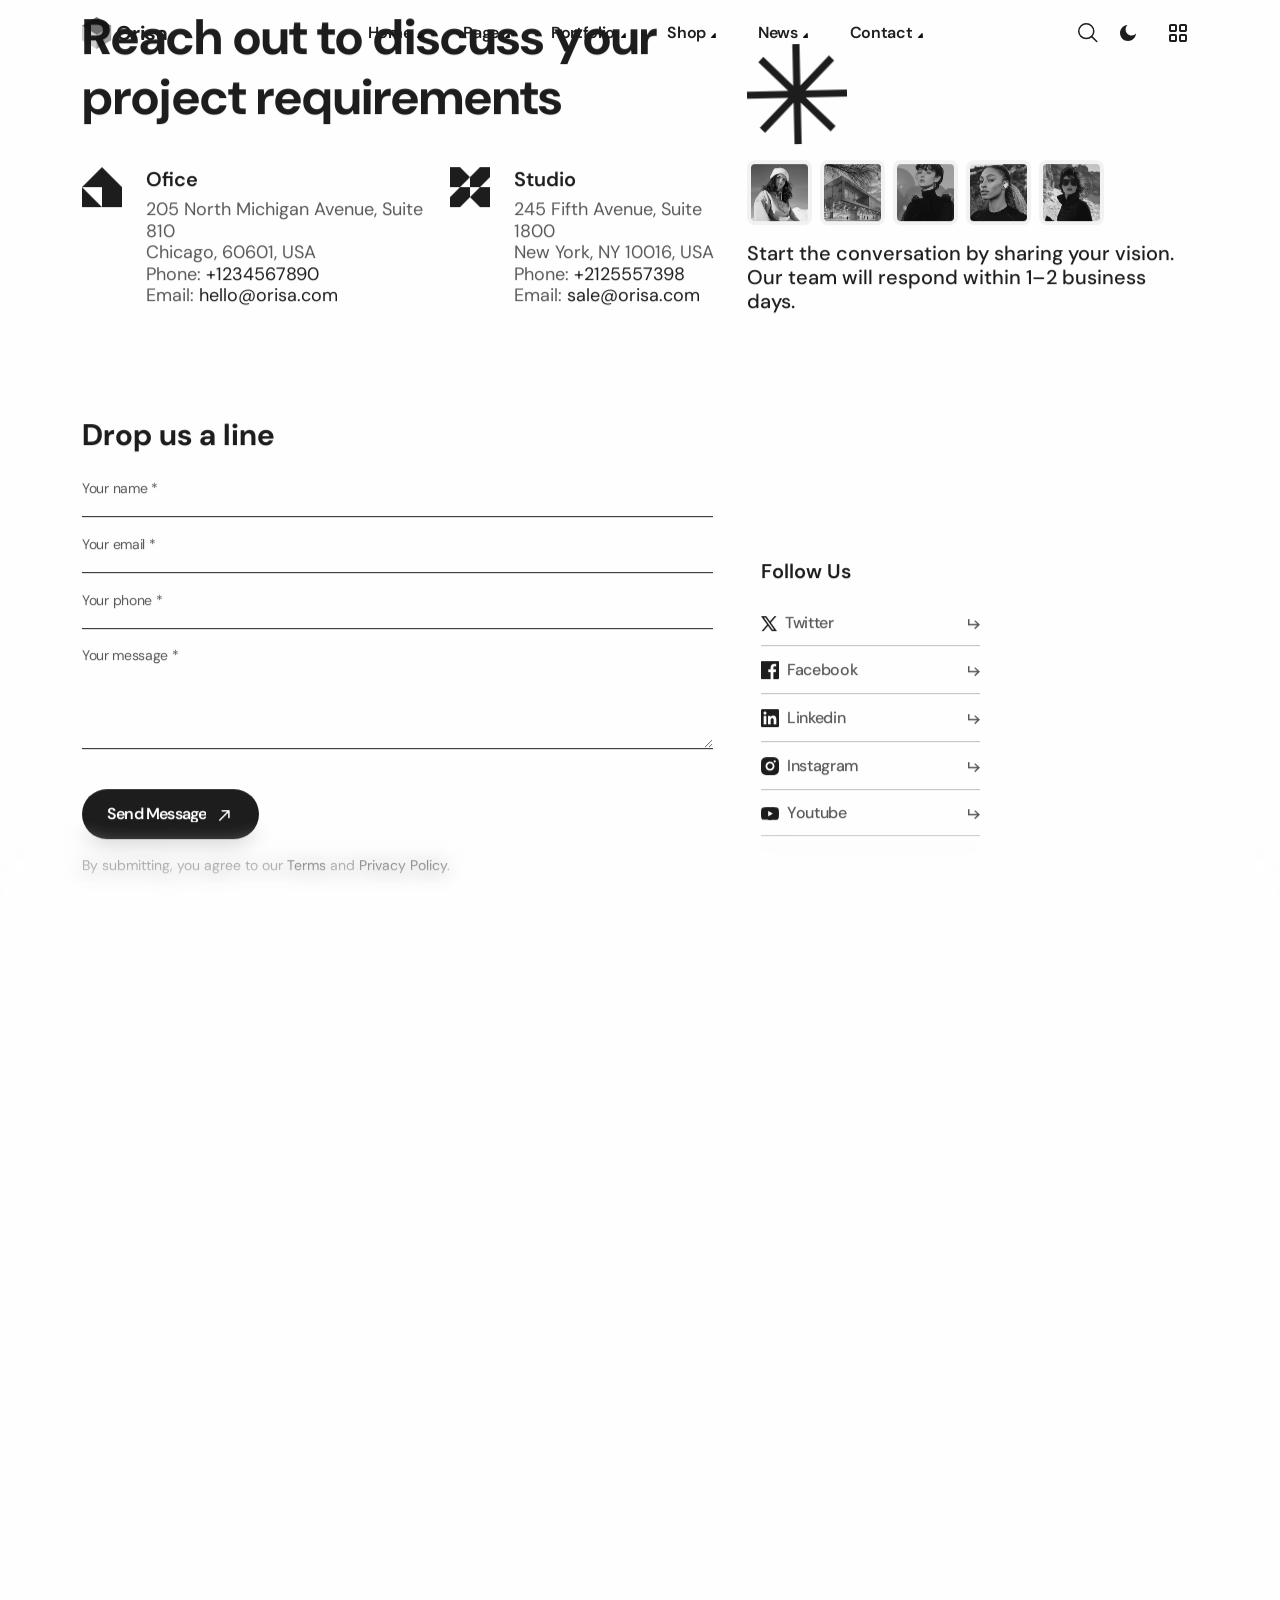
<file: contact-2.html>
<!doctype html>
<html lang="en">

<head>
    <meta charset="UTF-8">
    <meta name="viewport" content="width=device-width, initial-scale=1.0">
    <meta http-equiv="x-ua-compatible" content="ie=edge">
    <meta name="description" content="Orisa — Creative Agency &amp; Portfolio HTML Template. Multi-demo layout kit built with Bootstrap 5.">
    <title>Orisa - Creative Agency & Portfolio HTML Template</title>
    <!-- Favicon icon-->
    <link rel="shortcut icon" type="image/x-icon" href="assets/imgs/template/logo/favicon.svg">

    <!-- Libs CSS -->
    <link rel="stylesheet" href="assets/css/vendors/carouselTicker.css">
    <link rel="stylesheet" href="assets/css/vendors/bootstrap.min.css">
    <link rel="stylesheet" href="assets/css/vendors/swiper-bundle.min.css">
    <link rel="stylesheet" href="assets/css/vendors/nice-select.css">
    <link rel="stylesheet" href="assets/css/vendors/font-awesome-pro.css">
    <link rel="stylesheet" href="assets/css/vendors/magnific-popup.css">
    <link rel="stylesheet" href="assets/css/vendors/odometer.css">
    <link rel="stylesheet" href="assets/css/vendors/spacing.css">

    <!-- Main CSS -->
    <link rel="stylesheet" href="assets/css/main.css">
</head>

<body class="at-magic-cursor">

    <!--search-form-start -->
    <div class="at-search-body-overlay"></div>
    <div class="at-search-form-toggle">
        <div class="container">
            <div class="row mb-60">
                <div class="col-lg-12">
                    <div class="at-search-top d-flex justify-content-between align-items-center">
                        <div class="at-header-logo at-search-logo">
                            <a href="index.html">
                                <img data-width="30" src="assets/imgs/template/logo/favicon.svg" alt="Orisa">
                                <p class="h6 fw-700 fz-24 mb-0">Orisa</p>
                            </a>
                        </div>
                        <button class="at-search-close">
                            <i class="fa-light fa-xmark"></i>
                        </button>
                    </div>
                </div>
            </div>
            <div class="row justify-content-center">
                <div class="col-lg-12">
                    <div class="at-search-form">
                        <form action="#">
                            <div class="at-search-form-input">
                                <input type="text" placeholder="Find what you need…" required>
                                <span class="at-search-focus-border"></span>
                                <button class="at-search-form-btn at-btn" type="submit">
                                    <span>
                                        <span class="text-1">Search</span>
                                        <span class="text-2">Search</span>
                                    </span>
                                    <i class="icon-arrow-right">
                                        <svg xmlns="http://www.w3.org/2000/svg" width="14" height="12" viewBox="0 0 14 12" fill="none">
                                            <path d="M8.33333 1L13 5.66667M13 5.66667L8.33333 10.3333M13 5.66667H1" stroke="currentColor" stroke-width="2" stroke-linecap="round" stroke-linejoin="round" />
                                        </svg>
                                        <svg xmlns="http://www.w3.org/2000/svg" width="14" height="12" viewBox="0 0 14 12" fill="none">
                                            <path d="M8.33333 1L13 5.66667M13 5.66667L8.33333 10.3333M13 5.66667H1" stroke="currentColor" stroke-width="2" stroke-linecap="round" stroke-linejoin="round" />
                                        </svg>
                                    </i>
                                </button>
                            </div>
                        </form>
                    </div>
                </div>
                <div class="col-12">
                    <div class="at-categories">
                        <h3 class="at-categories-title">Popular searches</h3>
                        <ul class="at-categories-list">
                            <li><a href="#" class="at-categories-item">UI / UX Design</a></li>
                            <li><a href="#" class="at-categories-item">Photography</a></li>
                            <li><a href="#" class="at-categories-item">Digital Marketing</a></li>
                            <li><a href="#" class="at-categories-item">Creative</a></li>
                            <li><a href="#" class="at-categories-item">Innovative</a></li>
                            <li><a href="#" class="at-categories-item">Visionary</a></li>
                            <li><a href="#" class="at-categories-item">Disruptive</a></li>
                            <li><a href="#" class="at-categories-item">Adaptive</a></li>
                            <li><a href="#" class="at-categories-item">Reliable</a></li>
                            <li><a href="#" class="at-categories-item">Scalable</a></li>
                            <li><a href="#" class="at-categories-item">Impactful</a></li>
                            <li><a href="#" class="at-categories-item">Dynamic</a></li>
                        </ul>
                    </div>
                </div>
            </div>
        </div>
    </div>
    <!-- search-form-end -->
    <header>

        <!-- header 2 area start -->
        <div class="at-header-area at-header-spacing header-transparent">
            <div class="container">
                <div class="row align-items-center">
                    <div class="col-xl-2 col-6">
                        <div class="at-header-logo">
                            <a href="index.html">
                                <img data-width="30" src="assets/imgs/template/logo/favicon.svg" alt="Orisa">
                                <p class="h6 fw-700 fz-24 mb-0">Orisa</p>
                            </a>
                        </div>
                    </div>
                    <div class="col-xl-8 mx-auto d-none d-xl-flex justify-content-center">
                        <div class="at-main-menu d-inline-flex justify-content-center">
                            <nav class="at-mobile-menu-active">
                                <ul>
                                    <li class="has-dropdown">
                                        <a href="#">Home</a>
                                        <div class="at-submenu submenu at-megamenu">
                                            <div class="row">
                                                <div class="col-xl-6">
                                                    <div class="at-megamenu-box">
                                                        <div class="at-megamenu-title-wrap">
                                                            <span class="at-megamenu-title">Light Version</span>
                                                            <svg xmlns="http://www.w3.org/2000/svg" width="13" height="13" viewBox="0 0 13 13" fill="none">
                                                                <path d="M10.0208 3.41421L1.41421 12.0208L0 10.6066L8.60659 2H1.02082V0H12.0208V11H10.0208V3.41421Z" fill="currentColor" />
                                                            </svg>
                                                        </div>
                                                        <ul>
                                                            <li><a href="index.html">01. Creative Agency</a></li>
                                                            <li><a href="index-2.html">02. Digital Agency</a></li>
                                                            <li><a href="index-3.html">03. Marketing Agency</a></li>
                                                            <li><a href="index-4.html">04. AI & Tech Agency</a></li>
                                                            <li><a href="index-5.html">05. Personal Creative</a></li>
                                                            <li><a href="index-6.html">06. Branding Studio</a></li>
                                                            <li><a href="index-7.html">07. Startup Agency</a></li>
                                                            <li><a href="index-8.html">08. UI/UX Agency</a></li>
                                                            <li><a href="index-9.html">09. Morden Agency</a></li>
                                                            <li><a href="index-10.html">10. 3D Studio</a></li>
                                                            <li><a href="index-11.html">11. Motion & Video Studio</a></li>
                                                            <li><a href="index-12.html">12. Minimal Portfolio</a></li>
                                                            <li><a href="index-13.html">13. Architecture Studio</a></li>
                                                            <li><a href="index-14.html">14. Photography Showcase</a></li>
                                                            <li><a href="index-15.html">15. Agency Portfolio</a></li>
                                                        </ul>
                                                    </div>
                                                </div>
                                                <div class="col-xl-6">
                                                    <div class="at-megamenu-box">
                                                        <div class="at-megamenu-title-wrap">
                                                            <span class="at-megamenu-title">Dark Version</span>
                                                            <svg xmlns="http://www.w3.org/2000/svg" width="13" height="13" viewBox="0 0 13 13" fill="none">
                                                                <path d="M10.0208 3.41421L1.41421 12.0208L0 10.6066L8.60659 2H1.02082V0H12.0208V11H10.0208V3.41421Z" fill="currentColor" />
                                                            </svg>
                                                        </div>
                                                        <ul>
                                                            <li><a href="index-dark.html">01. Creative Agency</a></li>
                                                            <li><a href="index-2-dark.html">02. Digital Agency</a></li>
                                                            <li><a href="index-3-dark.html">03. Marketing Agency</a></li>
                                                            <li><a href="index-4-dark.html">04. AI & Tech Agency</a></li>
                                                            <li><a href="index-5-dark.html">05. Personal Creative</a></li>
                                                            <li><a href="index-6-dark.html">06. Branding Studio</a></li>
                                                            <li><a href="index-7-dark.html">07. Startup Agency</a></li>
                                                            <li><a href="index-8-dark.html">08. UI/UX Agency</a></li>
                                                            <li><a href="index-9-dark.html">09. Morden Agency</a></li>
                                                            <li><a href="index-10-dark.html">10. 3D Studio</a></li>
                                                            <li><a href="index-11-dark.html">11. Motion & Video Studio</a></li>
                                                            <li><a href="index-12-dark.html">12. Minimal Portfolio</a></li>
                                                            <li><a href="index-13-dark.html">13. Architecture Studio</a></li>
                                                            <li><a href="index-14-dark.html">14. Photography Studio</a></li>
                                                            <li><a href="index-15-dark.html">15. Agency Portfolio</a></li>
                                                        </ul>
                                                    </div>
                                                </div>
                                            </div>
                                        </div>
                                    </li>
                                    <li class="has-dropdown">
                                        <a href="#">Page</a>
                                        <div class="at-submenu submenu at-megamenu">
                                            <div class="row">
                                                <div class="col-xl-4">
                                                    <div class="at-megamenu-box">
                                                        <div class="at-megamenu-title-wrap">
                                                            <span class="at-megamenu-title">About Us</span>
                                                            <svg xmlns="http://www.w3.org/2000/svg" width="13" height="13" viewBox="0 0 13 13" fill="none">
                                                                <path d="M10.0208 3.41421L1.41421 12.0208L0 10.6066L8.60659 2H1.02082V0H12.0208V11H10.0208V3.41421Z" fill="currentColor" />
                                                            </svg>
                                                        </div>
                                                        <ul>
                                                            <li><a href="about-1.html">About 01</a></li>
                                                            <li><a href="about-2.html">About 02</a></li>
                                                            <li><a href="about-3.html">About 03</a></li>
                                                        </ul>
                                                    </div>
                                                </div>
                                                <div class="col-xl-4">
                                                    <div class="at-megamenu-box">
                                                        <div class="at-megamenu-title-wrap">
                                                            <span class="at-megamenu-title">Services</span>
                                                            <svg xmlns="http://www.w3.org/2000/svg" width="13" height="13" viewBox="0 0 13 13" fill="none">
                                                                <path d="M10.0208 3.41421L1.41421 12.0208L0 10.6066L8.60659 2H1.02082V0H12.0208V11H10.0208V3.41421Z" fill="currentColor" />
                                                            </svg>
                                                        </div>
                                                        <ul>
                                                            <li><a href="services-1.html">Service 01</a></li>
                                                            <li><a href="services-2.html">Service 02</a></li>
                                                            <li><a href="services-3.html">Service 03</a></li>
                                                            <li><a href="services-details.html">Service Details</a></li>
                                                        </ul>
                                                    </div>
                                                </div>
                                                <div class="col-xl-4">
                                                    <div class="at-megamenu-box">
                                                        <div class="at-megamenu-title-wrap">
                                                            <span class="at-megamenu-title">Other</span>
                                                            <svg xmlns="http://www.w3.org/2000/svg" width="13" height="13" viewBox="0 0 13 13" fill="none">
                                                                <path d="M10.0208 3.41421L1.41421 12.0208L0 10.6066L8.60659 2H1.02082V0H12.0208V11H10.0208V3.41421Z" fill="currentColor" />
                                                            </svg>
                                                        </div>
                                                        <ul>
                                                            <li><a href="team.html">Team</a></li>
                                                            <li><a href="team-details.html">Team Details</a></li>
                                                            <li><a href="pricing.html">Pricing</a></li>
                                                            <li><a href="coming-soon.html">Coming Soon</a></li>
                                                            <li><a href="faqs.html">FAQs</a></li>
                                                            <li><a href="404.html">404 Page</a></li>
                                                        </ul>
                                                    </div>
                                                </div>
                                            </div>
                                        </div>
                                    </li>
                                    <li class="has-dropdown">
                                        <a href="#">Portfolio</a>
                                        <div class="at-submenu submenu at-megamenu">
                                            <div class="row">
                                                <div class="col-xl-4">
                                                    <div class="at-megamenu-box">
                                                        <div class="at-megamenu-title-wrap">
                                                            <span class="at-megamenu-title">Creative</span>
                                                            <svg xmlns="http://www.w3.org/2000/svg" width="13" height="13" viewBox="0 0 13 13" fill="none">
                                                                <path d="M10.0208 3.41421L1.41421 12.0208L0 10.6066L8.60659 2H1.02082V0H12.0208V11H10.0208V3.41421Z" fill="currentColor" />
                                                            </svg>
                                                        </div>
                                                        <ul>
                                                            <li><a href="portfolio-cinema.html">Portfolio Cinema</a></li>
                                                            <li><a href="portfolio-split.html">Portfolio Split</a></li>
                                                            <li><a href="portfolio-stack.html">Portfolio Stack</a></li>
                                                            <li><a href="portfolio-curtain.html">Portfolio Curtain</a></li>
                                                            <li><a href="portfolio-zstack.html">Portfolio Z-Stack</a></li>
                                                            <li><a href="portfolio-vista.html">Portfolio Vista</a></li>
                                                            <li><a href="portfolio-horizontal.html">Portfolio Horizontal</a></li>
                                                            <li><a href="portfolio-gallery.html">Portfolio Gallery</a></li>
                                                        </ul>
                                                    </div>
                                                </div>
                                                <div class="col-xl-4">
                                                    <div class="at-megamenu-box">
                                                        <div class="at-megamenu-title-wrap">
                                                            <span class="at-megamenu-title">Classic</span>
                                                            <svg xmlns="http://www.w3.org/2000/svg" width="13" height="13" viewBox="0 0 13 13" fill="none">
                                                                <path d="M10.0208 3.41421L1.41421 12.0208L0 10.6066L8.60659 2H1.02082V0H12.0208V11H10.0208V3.41421Z" fill="currentColor" />
                                                            </svg>
                                                        </div>
                                                        <ul>
                                                            <li><a href="portfolio-1.html">Portfolio 01</a></li>
                                                            <li><a href="portfolio-2.html">Portfolio 02</a></li>
                                                            <li><a href="portfolio-3.html">Portfolio 03</a></li>
                                                            <li><a href="portfolio-4.html">Portfolio 04</a></li>
                                                            <li><a href="portfolio-5.html">Portfolio 05</a></li>
                                                            <li><a href="portfolio-6.html">Portfolio 06</a></li>
                                                        </ul>
                                                    </div>
                                                </div>
                                                <div class="col-xl-4">
                                                    <div class="at-megamenu-box">
                                                        <div class="at-megamenu-title-wrap">
                                                            <span class="at-megamenu-title">Details</span>
                                                            <svg xmlns="http://www.w3.org/2000/svg" width="13" height="13" viewBox="0 0 13 13" fill="none">
                                                                <path d="M10.0208 3.41421L1.41421 12.0208L0 10.6066L8.60659 2H1.02082V0H12.0208V11H10.0208V3.41421Z" fill="currentColor" />
                                                            </svg>
                                                        </div>
                                                        <ul>
                                                            <li><a href="portfolio-details-1.html">Portfolio Details 01</a></li>
                                                            <li><a href="portfolio-details-2.html">Portfolio Details 02</a></li>
                                                            <li><a href="portfolio-details-3.html">Portfolio Details 03</a></li>
                                                            <li><a href="portfolio-details-4.html">Portfolio Details 04</a></li>
                                                            <li><a href="portfolio-details-5.html">Portfolio Details 05</a></li>
                                                            <li><a href="portfolio-details-6.html">Portfolio Details 06</a></li>
                                                        </ul>
                                                    </div>
                                                </div>
                                            </div>
                                        </div>
                                    </li>
                                    <li class="has-dropdown">
                                        <a href="#">Shop</a>
                                        <ul class="at-submenu submenu">
                                            <li><a href="product-archive.html">Products Listing</a></li>
                                            <li><a href="product-details.html">Product Details</a></li>
                                            <li><a href="product-cart.html">Cart</a></li>
                                            <li><a href="product-checkout.html">Checkout</a></li>
                                        </ul>
                                    </li>
                                    <li class="has-dropdown">
                                        <a href="#">News</a>
                                        <ul class="at-submenu submenu">
                                            <li><a href="archive-1.html">Blog 01</a></li>
                                            <li><a href="archive-2.html">Blog 02</a></li>
                                            <li><a href="archive-3.html">Blog 03</a></li>
                                            <li><a href="archive-4.html">Blog 04</a></li>
                                            <li><a href="blog-details.html">Post Details</a></li>
                                        </ul>
                                    </li>
                                    <li class="has-dropdown">
                                        <a href="#">Contact</a>
                                        <ul class="at-submenu submenu">
                                            <li><a href="contact-1.html">Contact 01</a></li>
                                            <li><a href="contact-2.html">Contact 02</a></li>
                                        </ul>
                                    </li>
                                </ul>
                            </nav>
                        </div>
                    </div>
                    <div class="col-xl-2 col-6">
                        <div class="at-header-right gap-3 d-flex justify-content-end align-items-center">
                            <button class="at-header-search-btn at-search-click">
                                <svg width="20" height="20" viewBox="0 0 20 20" fill="none" xmlns="http://www.w3.org/2000/svg">
                                    <path d="M18.7508 18.5233L13.5538 13.392M13.5538 13.392C14.9604 12.0032 15.7506 10.1196 15.7506 8.15551C15.7506 6.19144 14.9604 4.30782 13.5538 2.91902C12.1472 1.53022 10.2395 0.75 8.25028 0.75C6.26108 0.75 4.35336 1.53022 2.94678 2.91902C1.54021 4.30782 0.75 6.19144 0.75 8.15551C0.75 10.1196 1.54021 12.0032 2.94678 13.392C4.35336 14.7808 6.26108 15.561 8.25028 15.561C10.2395 15.561 12.1472 14.7808 13.5538 13.392Z" stroke="currentColor" stroke-width="1.5" stroke-linecap="round" stroke-linejoin="round" />
                                </svg>
                            </button>
                            <div class="dark-light-mode">
                                <label for="switch" class="toggle dark-light-switcher">
                                    <input type="checkbox" class="input" id="switch">
                                    <span class="icon icon--moon">
                                        <svg xmlns="http://www.w3.org/2000/svg" width="16" height="16" viewBox="0 0 16 16" fill="none">
                                            <path d="M7.51166 0C6.33857 1.09609 5.6053 2.65694 5.6053 4.38904C5.6053 7.70586 8.29416 10.3947 11.611 10.3947C13.3431 10.3947 14.9039 9.66146 16 8.48836C15.7439 12.6798 12.2635 16 8.00757 16C3.58511 16 0 12.4149 0 7.99245C0 3.73655 3.32017 0.256105 7.51166 0Z" fill="currentColor" />
                                        </svg>
                                    </span>
                                    <span class="icon icon--sun">
                                        <svg xmlns="http://www.w3.org/2000/svg" viewBox="0 0 24 24" fill="currentColor" width="28" height="28">
                                            <path d="M12 2.25a.75.75 0 01.75.75v2.25a.75.75 0 01-1.5 0V3a.75.75 0 01.75-.75zM7.5 12a4.5 4.5 0 119 0 4.5 4.5 0 01-9 0zM18.894 6.166a.75.75 0 00-1.06-1.06l-1.591 1.59a.75.75 0 101.06 1.061l1.591-1.59zM21.75 12a.75.75 0 01-.75.75h-2.25a.75.75 0 010-1.5H21a.75.75 0 01.75.75zM17.834 18.894a.75.75 0 001.06-1.06l-1.59-1.591a.75.75 0 10-1.061 1.06l1.59 1.591zM12 18a.75.75 0 01.75.75V21a.75.75 0 01-1.5 0v-2.25A.75.75 0 0112 18zM7.758 17.303a.75.75 0 00-1.061-1.06l-1.591 1.59a.75.75 0 001.06 1.061l1.591-1.59zM6 12a.75.75 0 01-.75.75H3a.75.75 0 010-1.5h2.25A.75.75 0 016 12zM6.697 7.757a.75.75 0 001.06-1.06l-1.59-1.591a.75.75 0 00-1.061 1.06l1.59 1.591z">
                                            </path>
                                        </svg>
                                    </span>
                                </label>
                            </div>
                            <button class="at-menu-bar at-header-sidebar-btn">
                                <svg xmlns="http://www.w3.org/2000/svg" width="18" height="18" viewBox="0 0 18 18" fill="none">
                                    <path d="M1 2C1 1.73478 1.10536 1.48043 1.29289 1.29289C1.48043 1.10536 1.73478 1 2 1H6C6.26522 1 6.51957 1.10536 6.70711 1.29289C6.89464 1.48043 7 1.73478 7 2V6C7 6.26522 6.89464 6.51957 6.70711 6.70711C6.51957 6.89464 6.26522 7 6 7H2C1.73478 7 1.48043 6.89464 1.29289 6.70711C1.10536 6.51957 1 6.26522 1 6V2ZM11 2C11 1.73478 11.1054 1.48043 11.2929 1.29289C11.4804 1.10536 11.7348 1 12 1H16C16.2652 1 16.5196 1.10536 16.7071 1.29289C16.8946 1.48043 17 1.73478 17 2V6C17 6.26522 16.8946 6.51957 16.7071 6.70711C16.5196 6.89464 16.2652 7 16 7H12C11.7348 7 11.4804 6.89464 11.2929 6.70711C11.1054 6.51957 11 6.26522 11 6V2ZM1 12C1 11.7348 1.10536 11.4804 1.29289 11.2929C1.48043 11.1054 1.73478 11 2 11H6C6.26522 11 6.51957 11.1054 6.70711 11.2929C6.89464 11.4804 7 11.7348 7 12V16C7 16.2652 6.89464 16.5196 6.70711 16.7071C6.51957 16.8946 6.26522 17 6 17H2C1.73478 17 1.48043 16.8946 1.29289 16.7071C1.10536 16.5196 1 16.2652 1 16V12ZM11 12C11 11.7348 11.1054 11.4804 11.2929 11.2929C11.4804 11.1054 11.7348 11 12 11H16C16.2652 11 16.5196 11.1054 16.7071 11.2929C16.8946 11.4804 17 11.7348 17 12V16C17 16.2652 16.8946 16.5196 16.7071 16.7071C16.5196 16.8946 16.2652 17 16 17H12C11.7348 17 11.4804 16.8946 11.2929 16.7071C11.1054 16.5196 11 16.2652 11 16V12Z" stroke="currentColor" stroke-width="2" stroke-linecap="round" stroke-linejoin="round" />
                                </svg>
                            </button>
                        </div>
                    </div>
                </div>
            </div>
        </div>
        <!-- header area end -->

        <!-- sticky-menu-area -->
        <button id="header-sticky" class="hamburger-open-btn hamburger-sticky-menu">
            <span>MENU</span>
            <span class="icon">

                <svg xmlns="http://www.w3.org/2000/svg" width="24" height="24" viewBox="0 0 24 24" fill="none">
                    <path d="M4 5C4 4.73478 4.10536 4.48043 4.29289 4.29289C4.48043 4.10536 4.73478 4 5 4H9C9.26522 4 9.51957 4.10536 9.70711 4.29289C9.89464 4.48043 10 4.73478 10 5V9C10 9.26522 9.89464 9.51957 9.70711 9.70711C9.51957 9.89464 9.26522 10 9 10H5C4.73478 10 4.48043 9.89464 4.29289 9.70711C4.10536 9.51957 4 9.26522 4 9V5ZM14 5C14 4.73478 14.1054 4.48043 14.2929 4.29289C14.4804 4.10536 14.7348 4 15 4H19C19.2652 4 19.5196 4.10536 19.7071 4.29289C19.8946 4.48043 20 4.73478 20 5V9C20 9.26522 19.8946 9.51957 19.7071 9.70711C19.5196 9.89464 19.2652 10 19 10H15C14.7348 10 14.4804 9.89464 14.2929 9.70711C14.1054 9.51957 14 9.26522 14 9V5ZM4 15C4 14.7348 4.10536 14.4804 4.29289 14.2929C4.48043 14.1054 4.73478 14 5 14H9C9.26522 14 9.51957 14.1054 9.70711 14.2929C9.89464 14.4804 10 14.7348 10 15V19C10 19.2652 9.89464 19.5196 9.70711 19.7071C9.51957 19.8946 9.26522 20 9 20H5C4.73478 20 4.48043 19.8946 4.29289 19.7071C4.10536 19.5196 4 19.2652 4 19V15ZM14 15C14 14.7348 14.1054 14.4804 14.2929 14.2929C14.4804 14.1054 14.7348 14 15 14H19C19.2652 14 19.5196 14.1054 19.7071 14.2929C19.8946 14.4804 20 14.7348 20 15V19C20 19.2652 19.8946 19.5196 19.7071 19.7071C19.5196 19.8946 19.2652 20 19 20H15C14.7348 20 14.4804 19.8946 14.2929 19.7071C14.1054 19.5196 14 19.2652 14 19V15Z" stroke="currentColor" stroke-width="2" stroke-linecap="round" stroke-linejoin="round" />
                </svg>
            </span>
        </button>
        <!-- sticky-menu-end -->

    </header>
    <!-- at-offcanvus-area-start -->
    <div class="at-offcanvas-area">
        <div class="at-offcanvas">
            <div class="at-offcanvas-top d-flex align-items-center justify-content-between">
                <div class="at-offcanvas-logo">
                    <a href="index.html">
                        <img data-width="30" src="assets/imgs/template/logo/favicon.svg" alt="Orisa">
                        <p class="h6 fw-700 fz-24 mb-0">Orisa</p>
                    </a>
                </div>
                <div class="at-offcanvas-close-btn">
                    <button class="close-btn">
                        <svg width="37" height="38" viewBox="0 0 37 38" fill="none" xmlns="http://www.w3.org/2000/svg">
                            <path d="M9.19141 9.80762L27.5762 28.1924" stroke="currentColor" stroke-width="1.5" stroke-linecap="round" stroke-linejoin="round" />
                            <path d="M9.19141 28.1924L27.5762 9.80761" stroke="currentColor" stroke-width="1.5" stroke-linecap="round" stroke-linejoin="round" />
                        </svg>
                    </button>
                </div>
            </div>
            <div class="at-offcanvas-content d-none d-xl-block">
                <h3 class="at-offcanvas-title">Howdy!</h3>
                <p class="fz-font-lg">We blend strategy, creativity, and technology to help brands grow, connect, and stand out in an ever-evolving digital world. </p>
            </div>
            <div class="at-offcanvas-menu d-xl-none pb-50">
                <nav></nav>
            </div>
            <div class="at-offcanvas-gallery d-none d-xl-block">
                <div class="sec-2-home-5__avatars-row d-flex gap-2">
                    <div class="sec-2-home-5__avatar-sm at-offcanvas-gallery-img">
                        <img class="img-cover" src="assets/imgs/template/avatar/avatar-10.webp" alt="orisa">
                    </div>
                    <div class="sec-2-home-5__avatar-sm at-offcanvas-gallery-img">
                        <img class="img-cover" src="assets/imgs/template/avatar/avatar-11.webp" alt="orisa">
                    </div>
                    <div class="sec-2-home-5__avatar-sm at-offcanvas-gallery-img">
                        <img class="img-cover" src="assets/imgs/template/avatar/avatar-12.webp" alt="orisa">
                    </div>
                    <div class="sec-2-home-5__avatar-sm at-offcanvas-gallery-img">
                        <img class="img-cover" src="assets/imgs/template/avatar/avatar-13.webp" alt="orisa">
                    </div>
                    <div class="sec-2-home-5__avatar-sm at-offcanvas-gallery-img">
                        <img class="img-cover" src="assets/imgs/template/avatar/avatar-14.webp" alt="orisa">
                    </div>
                </div>
            </div>
            <div class="at-offcanvas-contact">
                <h4 class="h5 at-offcanvas-title sm">Get in touch</h4>
                <ul>
                    <li><a class="fz-font-lg" href="tel:2125557398">(212) 555-7398</a></li>
                    <li><a class="fz-font-lg" href="mailto:hello@aleric.com">hello@orisa.com</a></li>
                    <li>
                        <a class="fz-font-lg" href="#">
                            245 Fifth Avenue, Suite 1800 <br>
                            New York, NY 10016, USA
                        </a>
                    </li>
                </ul>
            </div>
            <div class="at-offcanvas-social">
                <h3 class="at-offcanvas-title sm">Follow Us</h3>
                <ul class="at-offcanvas-social__grid">
                    <li>
                        <a href="#" class="at-offcanvas-social__link" aria-label="Twitter">
                            <svg xmlns="http://www.w3.org/2000/svg" width="18" height="18" viewBox="0 0 16 15" fill="none" aria-hidden="true">
                                <path fill-rule="evenodd" clip-rule="evenodd" d="M0 0H5.25L8.98421 5.21053L13.5 0H15.5L9.8895 6.47368L16 15H10.75L7.01579 9.7895L2.5 15H0.5L6.11053 8.52632L0 0ZM11.5204 13.5L2.92043 1.5H4.47957L13.0796 13.5H11.5204Z" fill="currentColor" />
                            </svg>
                            <span>Twitter</span>
                        </a>
                    </li>
                    <li>
                        <a href="#" class="at-offcanvas-social__link" aria-label="Facebook">
                            <svg xmlns="http://www.w3.org/2000/svg" width="18" height="18" viewBox="0 0 18 18" fill="none" aria-hidden="true">
                                <path d="M12.4024 18V11.0344H14.7347L15.0838 8.3265H12.4024V6.59765C12.4024 5.81364 12.62 5.27934 13.7443 5.27934L15.1783 5.27867V2.85676C14.9302 2.82382 14.0791 2.75006 13.0888 2.75006C11.0213 2.75006 9.606 4.01198 9.606 6.32952V8.3265H7.2677V11.0344H9.606V18H1C0.44772 18 0 17.5523 0 17V1C0 0.44772 0.44772 0 1 0H17C17.5523 0 18 0.44772 18 1V17C18 17.5523 17.5523 18 17 18H12.4024Z" fill="currentColor" />
                            </svg>
                            <span>Facebook</span>
                        </a>
                    </li>
                    <li>
                        <a href="#" class="at-offcanvas-social__link" aria-label="LinkedIn">
                            <svg xmlns="http://www.w3.org/2000/svg" width="18" height="18" viewBox="0 0 18 18" fill="none" aria-hidden="true">
                                <path d="M15.3352 15.339H12.6697V11.1622C12.6697 10.1662 12.6495 8.8845 11.2807 8.8845C9.89102 8.8845 9.67872 9.9683 9.67872 11.0887V15.339H7.01322V6.75H9.57372V7.9207H9.60822C9.96602 7.2457 10.836 6.53325 12.1357 6.53325C14.8365 6.53325 15.336 8.3108 15.336 10.6245L15.3352 15.339ZM4.00275 5.57475C3.14475 5.57475 2.4555 4.88025 2.4555 4.026C2.4555 3.1725 3.1455 2.47875 4.00275 2.47875C4.85775 2.47875 5.55075 3.1725 5.55075 4.026C5.55075 4.88025 4.857 5.57475 4.00275 5.57475ZM5.33925 15.339H2.66625V6.75H5.33925V15.339ZM16.6687 0H1.32825C0.594 0 0 0.5805 0 1.29675V16.7033C0 17.4202 0.594 18 1.32825 18H16.6665C17.4 18 18 17.4202 18 16.7033V1.29675C18 0.5805 17.4 0 16.6665 0H16.6687Z" fill="currentColor" />
                            </svg>
                            <span>Linkedin</span>
                        </a>
                    </li>
                    <li>
                        <a href="#" class="at-offcanvas-social__link" aria-label="Instagram">
                            <svg xmlns="http://www.w3.org/2000/svg" width="18" height="18" viewBox="0 0 18 18" fill="none" aria-hidden="true">
                                <path d="M9.92475 0C10.9376 0.00167406 11.4509 0.00703828 11.8945 0.0202418L12.0692 0.025948C12.2709 0.0331213 12.47 0.0421215 12.7101 0.0533719C13.6678 0.0976265 14.3211 0.249129 14.8949 0.471887C15.4881 0.700648 15.9892 1.00966 16.4894 1.50993C16.9889 2.0102 17.298 2.51271 17.5275 3.10448C17.7494 3.67751 17.901 4.33153 17.946 5.28931C17.9567 5.52933 17.9653 5.72841 17.9725 5.93024L17.9781 6.10492C17.9913 6.5484 17.9973 7.06177 17.9992 8.07471L17.9999 8.74577C18 8.82777 18 8.91237 18 8.99967L17.9999 9.25357L17.9994 9.92472C17.9977 10.9376 17.9923 11.451 17.9791 11.8944L17.9734 12.0691C17.9662 12.271 17.9572 12.4701 17.946 12.7101C17.9017 13.6679 17.7494 14.3211 17.5275 14.8949C17.2987 15.4882 16.9889 15.9892 16.4894 16.4895C15.9892 16.989 15.4859 17.298 14.8949 17.5275C14.3211 17.7495 13.6678 17.901 12.7101 17.946C12.47 17.9567 12.2709 17.9654 12.0692 17.9725L11.8945 17.9781C11.4509 17.9914 10.9376 17.9973 9.92475 17.9993L9.25359 18C9.1716 18 9.087 18 8.99969 18H8.7458L8.07464 17.9994C7.06175 17.9977 6.54839 17.9924 6.1049 17.9791L5.93022 17.9734C5.72839 17.9662 5.5293 17.9572 5.2893 17.946C4.33151 17.9018 3.67899 17.7495 3.10448 17.5275C2.51195 17.2988 2.01018 16.989 1.50992 16.4895C1.00965 15.9892 0.701394 15.4859 0.471886 14.8949C0.249129 14.3211 0.0983735 13.6679 0.053372 12.7101C0.0426796 12.4701 0.0339582 12.271 0.026893 12.0691L0.0212318 11.8944C0.00806435 11.451 0.00206123 10.9376 0.000117163 9.92472L0 8.07471C0.00167406 7.06177 0.00702925 6.5484 0.0202327 6.10492L0.0259479 5.93024C0.0331212 5.72841 0.0421216 5.52933 0.053372 5.28931C0.0976175 4.33078 0.249129 3.67825 0.471886 3.10448C0.700638 2.51196 1.00965 2.0102 1.50992 1.50993C2.01018 1.00966 2.51271 0.701396 3.10448 0.471887C3.67825 0.249129 4.33077 0.0983735 5.2893 0.0533719C5.5293 0.0426885 5.72839 0.0339673 5.93022 0.026902L6.1049 0.0212407C6.54839 0.00806417 7.06175 0.00206102 8.07464 0.000116949L9.92475 0ZM8.99969 4.49953C6.51298 4.49953 4.49952 6.51518 4.49952 8.99967C4.49952 11.4864 6.51517 13.4998 8.99969 13.4998C11.4864 13.4998 13.4998 11.4842 13.4998 8.99967C13.4998 6.513 11.4841 4.49953 8.99969 4.49953ZM8.99969 6.2996C10.491 6.2996 11.6998 7.50805 11.6998 8.99967C11.6998 10.4909 10.4913 11.6998 8.99969 11.6998C7.50843 11.6998 6.29958 10.4914 6.29958 8.99967C6.29958 7.50841 7.50798 6.2996 8.99969 6.2996ZM13.7249 3.14949C13.1045 3.14949 12.5998 3.65342 12.5998 4.27376C12.5998 4.89411 13.1037 5.39882 13.7249 5.39882C14.3452 5.39882 14.8499 4.89489 14.8499 4.27376C14.8499 3.65342 14.3443 3.14871 13.7249 3.14949Z" fill="currentColor" />
                            </svg>
                            <span>Instagram</span>
                        </a>
                    </li>
                    <li>
                        <a href="#" class="at-offcanvas-social__link" aria-label="Youtube">
                            <svg xmlns="http://www.w3.org/2000/svg" width="18" height="13" viewBox="0 0 18 13" fill="none" aria-hidden="true">
                                <path fill-rule="evenodd" clip-rule="evenodd" d="M16.0322 0.388283C16.8071 0.602295 17.4162 1.23059 17.6237 2.03009C17.9985 3.47775 18 6.49997 18 6.49997C18 6.49997 18 9.52214 17.6237 10.9698C17.4162 11.7694 16.8071 12.3977 16.0322 12.6116C14.6291 13 8.99997 13 8.99997 13C8.99997 13 3.37092 13 1.96772 12.6116C1.1928 12.3977 0.583804 11.7694 0.376354 10.9698C-3.83173e-08 9.52214 0 6.49997 0 6.49997C0 6.49997 -3.83173e-08 3.47775 0.376354 2.03009C0.583804 1.23059 1.1928 0.602295 1.96772 0.388283C3.37092 1.18595e-07 8.99997 0 8.99997 0C8.99997 0 14.6291 1.18595e-07 16.0322 0.388283ZM11.8751 6.50027L7.19879 9.2855V3.71499L11.8751 6.50027Z" fill="currentColor" />
                            </svg>
                            <span>Youtube</span>
                        </a>
                    </li>
                </ul>
            </div>
        </div>
    </div>
    <div class="body-overlay"></div>
    <!-- at-offcanvus-area-end -->

    <!-- offcanvas 2 start -->
    <div class="at-offcanvas-2-area">
        <div class="offcanvas-bg"></div>
        <div class="at-offcanvas-2-wrapper offcanvas-menu">
            <div class="at-offcanvas-2-left">
                <div class="at-header-logo d-flex justify-content-between align-items-center mb-50">
                    <a href="index.html">
                        <img class="dark-mode-invert" data-width="30" src="assets/imgs/template/logo/favicon.svg" alt="Orisa">
                        <p class="h6 fw-700 fz-24 mb-0">Orisa</p>
                    </a>
                    <span class="hamburger-close-btn">
                        <svg width="37" height="38" viewBox="0 0 37 38" fill="none" xmlns="http://www.w3.org/2000/svg">
                            <path d="M9.19141 9.80762L27.5762 28.1924" stroke="currentColor" stroke-width="1.5" stroke-linecap="round" stroke-linejoin="round" />
                            <path d="M9.19141 28.1924L27.5762 9.80761" stroke="currentColor" stroke-width="1.5" stroke-linecap="round" stroke-linejoin="round" />
                        </svg>
                    </span>
                </div>
                <div class="at-offcanvas-menu counter-row">
                    <nav></nav>
                </div>
                <div class="at-offcanvas-social">
                    <ul class="at-offcanvas-social__grid">
                        <li>
                            <a href="#" class="at-offcanvas-social__link" aria-label="Twitter">
                                <svg xmlns="http://www.w3.org/2000/svg" width="18" height="18" viewBox="0 0 16 15" fill="none" aria-hidden="true">
                                    <path fill-rule="evenodd" clip-rule="evenodd" d="M0 0H5.25L8.98421 5.21053L13.5 0H15.5L9.8895 6.47368L16 15H10.75L7.01579 9.7895L2.5 15H0.5L6.11053 8.52632L0 0ZM11.5204 13.5L2.92043 1.5H4.47957L13.0796 13.5H11.5204Z" fill="currentColor" />
                                </svg>
                                <span>Twitter</span>
                            </a>
                        </li>
                        <li>
                            <a href="#" class="at-offcanvas-social__link" aria-label="Facebook">
                                <svg xmlns="http://www.w3.org/2000/svg" width="18" height="18" viewBox="0 0 18 18" fill="none" aria-hidden="true">
                                    <path d="M12.4024 18V11.0344H14.7347L15.0838 8.3265H12.4024V6.59765C12.4024 5.81364 12.62 5.27934 13.7443 5.27934L15.1783 5.27867V2.85676C14.9302 2.82382 14.0791 2.75006 13.0888 2.75006C11.0213 2.75006 9.606 4.01198 9.606 6.32952V8.3265H7.2677V11.0344H9.606V18H1C0.44772 18 0 17.5523 0 17V1C0 0.44772 0.44772 0 1 0H17C17.5523 0 18 0.44772 18 1V17C18 17.5523 17.5523 18 17 18H12.4024Z" fill="currentColor" />
                                </svg>
                                <span>Facebook</span>
                            </a>
                        </li>
                        <li>
                            <a href="#" class="at-offcanvas-social__link" aria-label="LinkedIn">
                                <svg xmlns="http://www.w3.org/2000/svg" width="18" height="18" viewBox="0 0 18 18" fill="none" aria-hidden="true">
                                    <path d="M15.3352 15.339H12.6697V11.1622C12.6697 10.1662 12.6495 8.8845 11.2807 8.8845C9.89102 8.8845 9.67872 9.9683 9.67872 11.0887V15.339H7.01322V6.75H9.57372V7.9207H9.60822C9.96602 7.2457 10.836 6.53325 12.1357 6.53325C14.8365 6.53325 15.336 8.3108 15.336 10.6245L15.3352 15.339ZM4.00275 5.57475C3.14475 5.57475 2.4555 4.88025 2.4555 4.026C2.4555 3.1725 3.1455 2.47875 4.00275 2.47875C4.85775 2.47875 5.55075 3.1725 5.55075 4.026C5.55075 4.88025 4.857 5.57475 4.00275 5.57475ZM5.33925 15.339H2.66625V6.75H5.33925V15.339ZM16.6687 0H1.32825C0.594 0 0 0.5805 0 1.29675V16.7033C0 17.4202 0.594 18 1.32825 18H16.6665C17.4 18 18 17.4202 18 16.7033V1.29675C18 0.5805 17.4 0 16.6665 0H16.6687Z" fill="currentColor" />
                                </svg>
                                <span>Linkedin</span>
                            </a>
                        </li>
                        <li>
                            <a href="#" class="at-offcanvas-social__link" aria-label="Instagram">
                                <svg xmlns="http://www.w3.org/2000/svg" width="18" height="18" viewBox="0 0 18 18" fill="none" aria-hidden="true">
                                    <path d="M9.92475 0C10.9376 0.00167406 11.4509 0.00703828 11.8945 0.0202418L12.0692 0.025948C12.2709 0.0331213 12.47 0.0421215 12.7101 0.0533719C13.6678 0.0976265 14.3211 0.249129 14.8949 0.471887C15.4881 0.700648 15.9892 1.00966 16.4894 1.50993C16.9889 2.0102 17.298 2.51271 17.5275 3.10448C17.7494 3.67751 17.901 4.33153 17.946 5.28931C17.9567 5.52933 17.9653 5.72841 17.9725 5.93024L17.9781 6.10492C17.9913 6.5484 17.9973 7.06177 17.9992 8.07471L17.9999 8.74577C18 8.82777 18 8.91237 18 8.99967L17.9999 9.25357L17.9994 9.92472C17.9977 10.9376 17.9923 11.451 17.9791 11.8944L17.9734 12.0691C17.9662 12.271 17.9572 12.4701 17.946 12.7101C17.9017 13.6679 17.7494 14.3211 17.5275 14.8949C17.2987 15.4882 16.9889 15.9892 16.4894 16.4895C15.9892 16.989 15.4859 17.298 14.8949 17.5275C14.3211 17.7495 13.6678 17.901 12.7101 17.946C12.47 17.9567 12.2709 17.9654 12.0692 17.9725L11.8945 17.9781C11.4509 17.9914 10.9376 17.9973 9.92475 17.9993L9.25359 18C9.1716 18 9.087 18 8.99969 18H8.7458L8.07464 17.9994C7.06175 17.9977 6.54839 17.9924 6.1049 17.9791L5.93022 17.9734C5.72839 17.9662 5.5293 17.9572 5.2893 17.946C4.33151 17.9018 3.67899 17.7495 3.10448 17.5275C2.51195 17.2988 2.01018 16.989 1.50992 16.4895C1.00965 15.9892 0.701394 15.4859 0.471886 14.8949C0.249129 14.3211 0.0983735 13.6679 0.053372 12.7101C0.0426796 12.4701 0.0339582 12.271 0.026893 12.0691L0.0212318 11.8944C0.00806435 11.451 0.00206123 10.9376 0.000117163 9.92472L0 8.07471C0.00167406 7.06177 0.00702925 6.5484 0.0202327 6.10492L0.0259479 5.93024C0.0331212 5.72841 0.0421216 5.52933 0.053372 5.28931C0.0976175 4.33078 0.249129 3.67825 0.471886 3.10448C0.700638 2.51196 1.00965 2.0102 1.50992 1.50993C2.01018 1.00966 2.51271 0.701396 3.10448 0.471887C3.67825 0.249129 4.33077 0.0983735 5.2893 0.0533719C5.5293 0.0426885 5.72839 0.0339673 5.93022 0.026902L6.1049 0.0212407C6.54839 0.00806417 7.06175 0.00206102 8.07464 0.000116949L9.92475 0ZM8.99969 4.49953C6.51298 4.49953 4.49952 6.51518 4.49952 8.99967C4.49952 11.4864 6.51517 13.4998 8.99969 13.4998C11.4864 13.4998 13.4998 11.4842 13.4998 8.99967C13.4998 6.513 11.4841 4.49953 8.99969 4.49953ZM8.99969 6.2996C10.491 6.2996 11.6998 7.50805 11.6998 8.99967C11.6998 10.4909 10.4913 11.6998 8.99969 11.6998C7.50843 11.6998 6.29958 10.4914 6.29958 8.99967C6.29958 7.50841 7.50798 6.2996 8.99969 6.2996ZM13.7249 3.14949C13.1045 3.14949 12.5998 3.65342 12.5998 4.27376C12.5998 4.89411 13.1037 5.39882 13.7249 5.39882C14.3452 5.39882 14.8499 4.89489 14.8499 4.27376C14.8499 3.65342 14.3443 3.14871 13.7249 3.14949Z" fill="currentColor" />
                                </svg>
                                <span>Instagram</span>
                            </a>
                        </li>
                        <li>
                            <a href="#" class="at-offcanvas-social__link" aria-label="Youtube">
                                <svg xmlns="http://www.w3.org/2000/svg" width="18" height="13" viewBox="0 0 18 13" fill="none" aria-hidden="true">
                                    <path fill-rule="evenodd" clip-rule="evenodd" d="M16.0322 0.388283C16.8071 0.602295 17.4162 1.23059 17.6237 2.03009C17.9985 3.47775 18 6.49997 18 6.49997C18 6.49997 18 9.52214 17.6237 10.9698C17.4162 11.7694 16.8071 12.3977 16.0322 12.6116C14.6291 13 8.99997 13 8.99997 13C8.99997 13 3.37092 13 1.96772 12.6116C1.1928 12.3977 0.583804 11.7694 0.376354 10.9698C-3.83173e-08 9.52214 0 6.49997 0 6.49997C0 6.49997 -3.83173e-08 3.47775 0.376354 2.03009C0.583804 1.23059 1.1928 0.602295 1.96772 0.388283C3.37092 1.18595e-07 8.99997 0 8.99997 0C8.99997 0 14.6291 1.18595e-07 16.0322 0.388283ZM11.8751 6.50027L7.19879 9.2855V3.71499L11.8751 6.50027Z" fill="currentColor" />
                                </svg>
                                <span>Youtube</span>
                            </a>
                        </li>
                    </ul>
                </div>
                <span class="hamburger-close-btn hamburger-mobile-close-btn d-md-none">CLOSE</span>
            </div>
        </div>
    </div>
    <!-- offcanvas 2 end -->
    <div class="px-blur-bottom"></div>
    <!-- Begin magic cursor -->
    <div id="magic-cursor" class="cursor-black-bg">
        <div id="ball"></div>
    </div>
    <!-- End magic cursor -->
    <div id="smooth-wrapper">
        <div id="smooth-content" class="z-index-3">
            <main class="bg-neutral-0">
                <!-- Contact section 1 -->
                <div class="sec-1-contact overflow-hidden pt-120">
                    <div class="container">
                        <div class="row align-items-end">
                            <div class="col-xxl-6 col-lg-7">
                                <div class="at-about-title-wrap mb-30">
                                    <span class="at-btn common-black bg-transparent mb-10 rounded-0 p-0">
                                        <span class="text-uppercase">
                                            <span class="text-1">cONTACT US</span>
                                            <span class="text-2">cONTACT US</span>
                                        </span>
                                        <i>
                                            <svg width="11" height="11" viewBox="0 0 11 11" fill="none" xmlns="http://www.w3.org/2000/svg">
                                                <path d="M0.21967 9.40717C-0.0732232 9.70006 -0.0732232 10.1749 0.21967 10.4678C0.512563 10.7607 0.987437 10.7607 1.28033 10.4678L0.21967 9.40717ZM10.6875 0.75C10.6875 0.335786 10.3517 2.97145e-09 9.9375 1.50485e-07L3.1875 -2.70983e-07C2.77329 -2.70983e-07 2.4375 0.335786 2.4375 0.75C2.4375 1.16421 2.77329 1.5 3.1875 1.5H9.1875V7.5C9.1875 7.91421 9.52329 8.25 9.9375 8.25C10.3517 8.25 10.6875 7.91421 10.6875 7.5L10.6875 0.75ZM0.75 9.9375L1.28033 10.4678L10.4678 1.28033L9.9375 0.75L9.40717 0.21967L0.21967 9.40717L0.75 9.9375Z" fill="currentColor" />
                                            </svg>
                                            <svg width="11" height="11" viewBox="0 0 11 11" fill="none" xmlns="http://www.w3.org/2000/svg">
                                                <path d="M0.21967 9.40717C-0.0732232 9.70006 -0.0732232 10.1749 0.21967 10.4678C0.512563 10.7607 0.987437 10.7607 1.28033 10.4678L0.21967 9.40717ZM10.6875 0.75C10.6875 0.335786 10.3517 2.97145e-09 9.9375 1.50485e-07L3.1875 -2.70983e-07C2.77329 -2.70983e-07 2.4375 0.335786 2.4375 0.75C2.4375 1.16421 2.77329 1.5 3.1875 1.5H9.1875V7.5C9.1875 7.91421 9.52329 8.25 9.9375 8.25C10.3517 8.25 10.6875 7.91421 10.6875 7.5L10.6875 0.75ZM0.75 9.9375L1.28033 10.4678L10.4678 1.28033L9.9375 0.75L9.40717 0.21967L0.21967 9.40717L0.75 9.9375Z" fill="currentColor" />
                                            </svg>
                                        </i>
                                    </span>
                                    <h2 class="at-section-title reveal-text mb-lg-0 mb-4">
                                        Reach out to discuss
                                        your project requirements
                                    </h2>
                                    <div class="at-about-content d-flex flex-md-row flex-column justify-content-between gap-4 pt-40">
                                        <div class="d-flex gap-4 w-lg-50">
                                            <div class="icon">
                                                <svg xmlns="http://www.w3.org/2000/svg" width="40" height="40" viewBox="0 0 40 40" fill="none">
                                                    <path d="M20 40V20H0L20 0L40 20V40H20Z" fill="currentColor" />
                                                    <path d="M0 20L20 40H0V20Z" fill="currentColor" />
                                                </svg>
                                            </div>
                                            <div>
                                                <h3 class="h6 fw-600">Ofice</h3>
                                                <span class="fz-font-md neutral-500">
                                                    205 North Michigan Avenue, Suite 810
                                                    <br class="d-block">
                                                    Chicago, 60601, USA
                                                    <br class="d-block">
                                                    Phone: <span class="neutral-900"><a href="tel:+1234567890">+1234567890</a></span>
                                                    <br class="d-block">
                                                    Email: <span class="neutral-900"><a href="mailto:hello@orisa.com">hello@orisa.com</a></span>
                                                </span>
                                            </div>
                                        </div>
                                        <div class="d-flex gap-4 w-lg-50">
                                            <div class="icon">
                                                <svg xmlns="http://www.w3.org/2000/svg" width="40" height="40" viewBox="0 0 40 40" fill="none">
                                                    <path d="M20 20V10L30 0H40V10L30 20H20Z" fill="currentColor" />
                                                    <path d="M20 30V20H10L20 10L10 0H0V20H10L0 30V40H10L20 30Z" fill="currentColor" />
                                                    <path d="M20 30L30 40H40V20H30L20 30Z" fill="currentColor" />
                                                </svg>
                                            </div>
                                            <div>
                                                <h3 class="h6 fw-600">Studio</h3>
                                                <span class="fz-font-md neutral-500">
                                                    245 Fifth Avenue, Suite 1800
                                                    <br class="d-block">
                                                    New York, NY 10016, USA
                                                    <br class="d-block">
                                                    Phone: <span class="neutral-900"><a href="tel:+2125557398">+2125557398</a></span>
                                                    <br class="d-block">
                                                    Email: <span class="neutral-900"><a href="mailto:sale@orisa.com">sale@orisa.com</a></span>
                                                </span>
                                            </div>
                                        </div>
                                    </div>
                                </div>
                            </div>
                            <div class="col-xxl-4 col-lg-5 col-md-8 ms-xxl-auto position-relative">
                                <div class="scroll-rotate d-md-inline-block d-none">
                                    <div class="icon">
                                        <svg xmlns="http://www.w3.org/2000/svg" width="100" height="100" viewBox="0 0 100 100" fill="none">
                                            <path fill-rule="evenodd" clip-rule="evenodd" d="M53.5715 0H46.4286V41.3778L17.17 12.1193L12.1193 17.17L41.3778 46.4286H0V53.5715H41.3778L12.1193 82.83L17.17 87.8805L46.4286 58.622V100H53.5715V58.622L82.83 87.8805L87.8805 82.83L58.622 53.5715H100V46.4286H58.622L87.8805 17.17L82.83 12.1193L53.5715 41.3778V0Z" fill="currentColor" />
                                        </svg>
                                    </div>
                                </div>
                                <div class="sec-2-home-5__avatars-row d-flex gap-2 py-3">
                                    <div class="sec-2-home-5__avatar-sm at-offcanvas-gallery-img">
                                        <img class="img-cover" src="assets/imgs/template/avatar/avatar-10.webp" alt="orisa">
                                    </div>
                                    <div class="sec-2-home-5__avatar-sm at-offcanvas-gallery-img">
                                        <img class="img-cover" src="assets/imgs/template/avatar/avatar-11.webp" alt="orisa">
                                    </div>
                                    <div class="sec-2-home-5__avatar-sm at-offcanvas-gallery-img">
                                        <img class="img-cover" src="assets/imgs/template/avatar/avatar-12.webp" alt="orisa">
                                    </div>
                                    <div class="sec-2-home-5__avatar-sm at-offcanvas-gallery-img">
                                        <img class="img-cover" src="assets/imgs/template/avatar/avatar-13.webp" alt="orisa">
                                    </div>
                                    <div class="sec-2-home-5__avatar-sm at-offcanvas-gallery-img d-none d-md-block">
                                        <img class="img-cover" src="assets/imgs/template/avatar/avatar-14.webp" alt="orisa">
                                    </div>
                                </div>
                                <h4 class="h6 mb-4 fz-font-lg">
                                    Start the conversation by sharing your vision. <br>
                                    Our team will respond within 1–2 business days.
                                </h4>
                            </div>
                        </div>
                        <div class="row g-5 pt-120 align-items-end">
                            <div class="col-xxl-6 col-lg-7">
                                <h4>Drop us a line</h4>
                                <form class="sec-4-about-form" action="#" method="post">
                                    <div class="sec-4-about-form__field">
                                        <input type="text" class="sec-4-about-form__input" name="name" placeholder="Your name *" required aria-label="Your name">
                                    </div>
                                    <div class="sec-4-about-form__field">
                                        <input type="email" class="sec-4-about-form__input" name="email" placeholder="Your email *" required aria-label="Your email">
                                    </div>
                                    <div class="sec-4-about-form__field">
                                        <input type="tel" class="sec-4-about-form__input" name="phone" placeholder="Your phone *" required aria-label="Your phone">
                                    </div>
                                    <div class="sec-4-about-form__field">
                                        <textarea class="sec-4-about-form__input sec-4-about-form__textarea" name="message" placeholder="Your message *" rows="5" required aria-label="Your message"></textarea>
                                    </div>
                                    <div class="sec-4-about-form__actions">
                                        <button type="submit" class="sec-4-about-form__btn at-btn">
                                            <span>
                                                <span class="text-1 text-capitalize">Send Message</span>
                                                <span class="text-2 text-capitalize">Send Message</span>
                                            </span>
                                            <i>
                                                <svg width="11" height="11" viewBox="0 0 11 11" fill="none" xmlns="http://www.w3.org/2000/svg">
                                                    <path d="M0.21967 9.40717C-0.0732232 9.70006 -0.0732232 10.1749 0.21967 10.4678C0.512563 10.7607 0.987437 10.7607 1.28033 10.4678L0.21967 9.40717ZM10.6875 0.75C10.6875 0.335786 10.3517 2.97145e-09 9.9375 1.50485e-07L3.1875 -2.70983e-07C2.77329 -2.70983e-07 2.4375 0.335786 2.4375 0.75C2.4375 1.16421 2.77329 1.5 3.1875 1.5H9.1875V7.5C9.1875 7.91421 9.52329 8.25 9.9375 8.25C10.3517 8.25 10.6875 7.91421 10.6875 7.5L10.6875 0.75ZM0.75 9.9375L1.28033 10.4678L10.4678 1.28033L9.9375 0.75L9.40717 0.21967L0.21967 9.40717L0.75 9.9375Z" fill="currentColor"></path>
                                                </svg>
                                                <svg width="11" height="11" viewBox="0 0 11 11" fill="none" xmlns="http://www.w3.org/2000/svg">
                                                    <path d="M0.21967 9.40717C-0.0732232 9.70006 -0.0732232 10.1749 0.21967 10.4678C0.512563 10.7607 0.987437 10.7607 1.28033 10.4678L0.21967 9.40717ZM10.6875 0.75C10.6875 0.335786 10.3517 2.97145e-09 9.9375 1.50485e-07L3.1875 -2.70983e-07C2.77329 -2.70983e-07 2.4375 0.335786 2.4375 0.75C2.4375 1.16421 2.77329 1.5 3.1875 1.5H9.1875V7.5C9.1875 7.91421 9.52329 8.25 9.9375 8.25C10.3517 8.25 10.6875 7.91421 10.6875 7.5L10.6875 0.75ZM0.75 9.9375L1.28033 10.4678L10.4678 1.28033L9.9375 0.75L9.40717 0.21967L0.21967 9.40717L0.75 9.9375Z" fill="currentColor"></path>
                                                </svg>
                                            </i>
                                        </button>
                                    </div>
                                    <p class="sec-4-about-form__disclaimer">
                                        By submitting, you agree to our <a href="#" class="sec-4-about-form__link">Terms</a> and <a href="#" class="sec-4-about-form__link">Privacy Policy</a>.
                                    </p>
                                </form>
                            </div>
                            <div class="col-xxl-4 col-lg-5 ms-auto pb-40">
                                <h5 class="h6 fw-600 mb-3">Follow Us</h5>
                                <div class="alt-footer-social-item white-mode w-50">
                                    <ul>
                                        <li>
                                            <a href="#">
                                                <div class="d-flex align-items-center gap-2">
                                                    <div class="icon-social">
                                                        <svg xmlns="http://www.w3.org/2000/svg" width="16" height="15" viewBox="0 0 16 15" fill="none">
                                                            <path fill-rule="evenodd" clip-rule="evenodd" d="M0 0H5.25L8.98421 5.21053L13.5 0H15.5L9.8895 6.47368L16 15H10.75L7.01579 9.7895L2.5 15H0.5L6.11053 8.52632L0 0ZM11.5204 13.5L2.92043 1.5H4.47957L13.0796 13.5H11.5204Z" fill="currentColor" />
                                                        </svg>
                                                    </div>
                                                    Twitter
                                                </div>
                                                <div class="icon">
                                                    <svg xmlns="http://www.w3.org/2000/svg" width="12" height="10" viewBox="0 0 12 10" fill="none">
                                                        <path d="M7.60201e-05 6.26559L0 2.03894e-05L1.49997 -4.58971e-07L1.50004 4.87322L9.12873 4.87329L6.16652 2.12355L7.22714 1.139L12 5.56948L7.22713 10L6.16652 9.01545L9.12876 6.26566L7.60201e-05 6.26559Z" fill="currentColor" />
                                                    </svg>
                                                </div>
                                            </a>
                                        </li>
                                        <li>
                                            <a href="#">
                                                <div class="d-flex align-items-center gap-2">
                                                    <div class="icon-social">
                                                        <svg xmlns="http://www.w3.org/2000/svg" width="18" height="18" viewBox="0 0 18 18" fill="none">
                                                            <path d="M12.4024 18V11.0344H14.7347L15.0838 8.3265H12.4024V6.59765C12.4024 5.81364 12.62 5.27934 13.7443 5.27934L15.1783 5.27867V2.85676C14.9302 2.82382 14.0791 2.75006 13.0888 2.75006C11.0213 2.75006 9.606 4.01198 9.606 6.32952V8.3265H7.2677V11.0344H9.606V18H1C0.44772 18 0 17.5523 0 17V1C0 0.44772 0.44772 0 1 0H17C17.5523 0 18 0.44772 18 1V17C18 17.5523 17.5523 18 17 18H12.4024Z" fill="currentColor" />
                                                        </svg>
                                                    </div>
                                                    Facebook
                                                </div>
                                                <div class="icon">
                                                    <svg xmlns="http://www.w3.org/2000/svg" width="12" height="10" viewBox="0 0 12 10" fill="none">
                                                        <path d="M7.60201e-05 6.26559L0 2.03894e-05L1.49997 -4.58971e-07L1.50004 4.87322L9.12873 4.87329L6.16652 2.12355L7.22714 1.139L12 5.56948L7.22713 10L6.16652 9.01545L9.12876 6.26566L7.60201e-05 6.26559Z" fill="currentColor" />
                                                    </svg>
                                                </div>
                                            </a>
                                        </li>
                                        <li>
                                            <a href="#">
                                                <div class="d-flex align-items-center gap-2">
                                                    <div class="icon-social">
                                                        <svg xmlns="http://www.w3.org/2000/svg" width="18" height="18" viewBox="0 0 18 18" fill="none">
                                                            <path d="M15.3352 15.339H12.6697V11.1622C12.6697 10.1662 12.6495 8.8845 11.2807 8.8845C9.89102 8.8845 9.67872 9.9683 9.67872 11.0887V15.339H7.01322V6.75H9.57372V7.9207H9.60822C9.96602 7.2457 10.836 6.53325 12.1357 6.53325C14.8365 6.53325 15.336 8.3108 15.336 10.6245L15.3352 15.339ZM4.00275 5.57475C3.14475 5.57475 2.4555 4.88025 2.4555 4.026C2.4555 3.1725 3.1455 2.47875 4.00275 2.47875C4.85775 2.47875 5.55075 3.1725 5.55075 4.026C5.55075 4.88025 4.857 5.57475 4.00275 5.57475ZM5.33925 15.339H2.66625V6.75H5.33925V15.339ZM16.6687 0H1.32825C0.594 0 0 0.5805 0 1.29675V16.7033C0 17.4202 0.594 18 1.32825 18H16.6665C17.4 18 18 17.4202 18 16.7033V1.29675C18 0.5805 17.4 0 16.6665 0H16.6687Z" fill="currentColor" />
                                                        </svg>
                                                    </div>
                                                    Linkedin
                                                </div>
                                                <div class="icon">
                                                    <svg xmlns="http://www.w3.org/2000/svg" width="12" height="10" viewBox="0 0 12 10" fill="none">
                                                        <path d="M7.60201e-05 6.26559L0 2.03894e-05L1.49997 -4.58971e-07L1.50004 4.87322L9.12873 4.87329L6.16652 2.12355L7.22714 1.139L12 5.56948L7.22713 10L6.16652 9.01545L9.12876 6.26566L7.60201e-05 6.26559Z" fill="currentColor" />
                                                    </svg>
                                                </div>
                                            </a>
                                        </li>
                                        <li>
                                            <a href="#">
                                                <div class="d-flex align-items-center gap-2">
                                                    <div class="icon-social">
                                                        <svg xmlns="http://www.w3.org/2000/svg" width="18" height="18" viewBox="0 0 18 18" fill="none">
                                                            <path d="M9.92475 0C10.9376 0.00167406 11.4509 0.00703828 11.8945 0.0202418L12.0692 0.025948C12.2709 0.0331213 12.47 0.0421215 12.7101 0.0533719C13.6678 0.0976265 14.3211 0.249129 14.8949 0.471887C15.4881 0.700648 15.9892 1.00966 16.4894 1.50993C16.9889 2.0102 17.298 2.51271 17.5275 3.10448C17.7494 3.67751 17.901 4.33153 17.946 5.28931C17.9567 5.52933 17.9653 5.72841 17.9725 5.93024L17.9781 6.10492C17.9913 6.5484 17.9973 7.06177 17.9992 8.07471L17.9999 8.74577C18 8.82777 18 8.91237 18 8.99967L17.9999 9.25357L17.9994 9.92472C17.9977 10.9376 17.9923 11.451 17.9791 11.8944L17.9734 12.0691C17.9662 12.271 17.9572 12.4701 17.946 12.7101C17.9017 13.6679 17.7494 14.3211 17.5275 14.8949C17.2987 15.4882 16.9889 15.9892 16.4894 16.4895C15.9892 16.989 15.4859 17.298 14.8949 17.5275C14.3211 17.7495 13.6678 17.901 12.7101 17.946C12.47 17.9567 12.2709 17.9654 12.0692 17.9725L11.8945 17.9781C11.4509 17.9914 10.9376 17.9973 9.92475 17.9993L9.25359 18C9.1716 18 9.087 18 8.99969 18H8.7458L8.07464 17.9994C7.06175 17.9977 6.54839 17.9924 6.1049 17.9791L5.93022 17.9734C5.72839 17.9662 5.5293 17.9572 5.2893 17.946C4.33151 17.9018 3.67899 17.7495 3.10448 17.5275C2.51195 17.2988 2.01018 16.989 1.50992 16.4895C1.00965 15.9892 0.701394 15.4859 0.471886 14.8949C0.249129 14.3211 0.0983735 13.6679 0.053372 12.7101C0.0426796 12.4701 0.0339582 12.271 0.026893 12.0691L0.0212318 11.8944C0.00806435 11.451 0.00206123 10.9376 0.000117163 9.92472L0 8.07471C0.00167406 7.06177 0.00702925 6.5484 0.0202327 6.10492L0.0259479 5.93024C0.0331212 5.72841 0.0421216 5.52933 0.053372 5.28931C0.0976175 4.33078 0.249129 3.67825 0.471886 3.10448C0.700638 2.51196 1.00965 2.0102 1.50992 1.50993C2.01018 1.00966 2.51271 0.701396 3.10448 0.471887C3.67825 0.249129 4.33077 0.0983735 5.2893 0.0533719C5.5293 0.0426885 5.72839 0.0339673 5.93022 0.026902L6.1049 0.0212407C6.54839 0.00806417 7.06175 0.00206102 8.07464 0.000116949L9.92475 0ZM8.99969 4.49953C6.51298 4.49953 4.49952 6.51518 4.49952 8.99967C4.49952 11.4864 6.51517 13.4998 8.99969 13.4998C11.4864 13.4998 13.4998 11.4842 13.4998 8.99967C13.4998 6.513 11.4841 4.49953 8.99969 4.49953ZM8.99969 6.2996C10.491 6.2996 11.6998 7.50805 11.6998 8.99967C11.6998 10.4909 10.4913 11.6998 8.99969 11.6998C7.50843 11.6998 6.29958 10.4914 6.29958 8.99967C6.29958 7.50841 7.50798 6.2996 8.99969 6.2996ZM13.7249 3.14949C13.1045 3.14949 12.5998 3.65342 12.5998 4.27376C12.5998 4.89411 13.1037 5.39882 13.7249 5.39882C14.3452 5.39882 14.8499 4.89489 14.8499 4.27376C14.8499 3.65342 14.3443 3.14871 13.7249 3.14949Z" fill="currentColor" />
                                                        </svg>
                                                    </div>
                                                    Instagram
                                                </div>
                                                <div class="icon">
                                                    <svg xmlns="http://www.w3.org/2000/svg" width="12" height="10" viewBox="0 0 12 10" fill="none">
                                                        <path d="M7.60201e-05 6.26559L0 2.03894e-05L1.49997 -4.58971e-07L1.50004 4.87322L9.12873 4.87329L6.16652 2.12355L7.22714 1.139L12 5.56948L7.22713 10L6.16652 9.01545L9.12876 6.26566L7.60201e-05 6.26559Z" fill="currentColor" />
                                                    </svg>
                                                </div>
                                            </a>
                                        </li>
                                        <li>
                                            <a href="#">
                                                <div class="d-flex align-items-center gap-2">
                                                    <div class="icon-social">
                                                        <svg xmlns="http://www.w3.org/2000/svg" width="18" height="13" viewBox="0 0 18 13" fill="none">
                                                            <path fill-rule="evenodd" clip-rule="evenodd" d="M16.0322 0.388283C16.8071 0.602295 17.4162 1.23059 17.6237 2.03009C17.9985 3.47775 18 6.49997 18 6.49997C18 6.49997 18 9.52214 17.6237 10.9698C17.4162 11.7694 16.8071 12.3977 16.0322 12.6116C14.6291 13 8.99997 13 8.99997 13C8.99997 13 3.37092 13 1.96772 12.6116C1.1928 12.3977 0.583804 11.7694 0.376354 10.9698C-3.83173e-08 9.52214 0 6.49997 0 6.49997C0 6.49997 -3.83173e-08 3.47775 0.376354 2.03009C0.583804 1.23059 1.1928 0.602295 1.96772 0.388283C3.37092 1.18595e-07 8.99997 0 8.99997 0C8.99997 0 14.6291 1.18595e-07 16.0322 0.388283ZM11.8751 6.50027L7.19879 9.2855V3.71499L11.8751 6.50027Z" fill="currentColor" />
                                                        </svg>
                                                    </div>
                                                    Youtube
                                                </div>
                                                <div class="icon">
                                                    <svg xmlns="http://www.w3.org/2000/svg" width="12" height="10" viewBox="0 0 12 10" fill="none">
                                                        <path d="M7.60201e-05 6.26559L0 2.03894e-05L1.49997 -4.58971e-07L1.50004 4.87322L9.12873 4.87329L6.16652 2.12355L7.22714 1.139L12 5.56948L7.22713 10L6.16652 9.01545L9.12876 6.26566L7.60201e-05 6.26559Z" fill="currentColor" />
                                                    </svg>
                                                </div>
                                            </a>
                                        </li>
                                    </ul>
                                </div>
                            </div>
                        </div>
                    </div>
                </div>
                <!-- About section 4 -->
                <div class="sec-4-about pt-120">
                    <div class="moving-gallery at_fade_anim carouselTicker carouselTicker-left" data-delay=".5" data-fade-from="bottom" data-ease="bounce">
                        <ul class="wrapper-gallery carouselTicker__list scroll-move-left">
                            <li>
                                <img decoding="async" src="assets/imgs/pages/img-130.webp" alt="orisa">
                            </li>
                            <li>
                                <img decoding="async" src="assets/imgs/pages/img-131.webp" alt="orisa">
                            </li>
                            <li>
                                <img decoding="async" src="assets/imgs/pages/img-132.webp" alt="orisa">
                            </li>
                            <li>
                                <img decoding="async" src="assets/imgs/pages/img-133.webp" alt="orisa">
                            </li>
                            <li>
                                <img decoding="async" src="assets/imgs/pages/img-134.webp" alt="orisa">
                            </li>
                            <li>
                                <img decoding="async" src="assets/imgs/pages/img-135.webp" alt="orisa">
                            </li>
                            <li>
                                <img decoding="async" src="assets/imgs/pages/img-136.webp" alt="orisa">
                            </li>
                        </ul>
                    </div>
                </div>

            </main>
            <!-- Footer placeholder to maintain scroll height -->
            <div class="footer-placeholder"></div>
        </div>
        <!-- Footer 2 -->
        <footer class="footer-fixed-bottom bg-neutral-950 changeless">
            <div class="at-footer-area mp-footer-style mp-footer-style-2 pt-120 pb-0">
                <div class="container">
                    <!-- Top section: Logo + Contact | Nav | Follow Us + Social -->
                    <div class="row g-5 pb-md-5 pb-2">
                        <div class="col-lg-4">
                            <div class="d-flex flex-wrap align-items-start gap-5">
                                <div class="at-header-logo">
                                    <a href="index.html">
                                        <img data-width="30" src="assets/imgs/template/logo/favicon-dark.svg" alt="Orisa">
                                        <p class="h6 fw-700 text-white mb-0 fz-24">Orisa</p>
                                    </a>
                                </div>
                                <div class="d-flex flex-column gap-3">
                                    <p class="h6 text-white mb-2 fw-medium">+212-555-7398</p>
                                    <p class="h6 text-white mb-2">
                                        <a href="mailto:hello@orisa.com" class="text-white text-decoration-none">hello@orisa.com</a>
                                    </p>
                                    <p class="h6 text-white mb-0">
                                        245 Fifth Avenue, Suite 1800<br>
                                        New York, NY 10016, USA
                                    </p>
                                </div>
                            </div>
                        </div>
                        <div class="col-lg-4 col-md-6 mx-auto">
                            <div class="at-footer-widget alt-footer-link-item-wrap row">
                                <div class="alt-footer-link-item col-6">
                                    <ul>
                                        <li class="mb-15"><a href="index.html">Home</a></li>
                                        <li class="mb-15"><a href="about-1.html">About</a></li>
                                        <li class="mb-15"><a href="portfolio-1.html">Works</a></li>
                                        <li class="mb-15"><a href="archive-1.html">Blog</a></li>
                                        <li class="mb-15"><a href="contact-1.html">Contact</a></li>
                                    </ul>
                                </div>
                                <div class="alt-footer-link-item col-6">
                                    <ul>
                                        <li class="mb-15"><a href="product-archive.html">Shop</a></li>
                                        <li class="mb-15"><a href="pricing.html">Pricing</a></li>
                                        <li class="mb-15"><a href="product-cart.html">Cart</a></li>
                                        <li class="mb-15"><a href="product-checkout.html">Checkout</a></li>
                                    </ul>
                                </div>
                            </div>
                        </div>
                        <div class="col-lg-3 col-md-6 flex-column justify-content-lg-end d-none d-md-flex">
                            <p class="footer-2-follow-label text-white opacity-50 text-uppercase small mb-3">Follow Us</p>
                            <div class="at-footer-widget at-footer-link">
                                <div class="at-hero-social">
                                    <a href="#">
                                        Twitter
                                        <svg xmlns="http://www.w3.org/2000/svg" width="9" height="10" viewBox="0 0 9 10" fill="none">
                                            <path d="M5.62494 9.99994L0.562517 10L0.5625 8.75003L4.49994 8.74996L4.5 2.39273L2.27828 4.86124L1.48278 3.97739L5.0625 0L8.64225 3.97739L7.84676 4.86124L5.625 2.3927L5.62494 9.99994Z" fill="currentColor" />
                                        </svg>
                                    </a>
                                    <a href="#">
                                        Facebook
                                        <svg xmlns="http://www.w3.org/2000/svg" width="9" height="10" viewBox="0 0 9 10" fill="none">
                                            <path d="M5.62494 9.99994L0.562517 10L0.5625 8.75003L4.49994 8.74996L4.5 2.39273L2.27828 4.86124L1.48278 3.97739L5.0625 0L8.64225 3.97739L7.84676 4.86124L5.625 2.3927L5.62494 9.99994Z" fill="currentColor" />
                                        </svg>
                                    </a>
                                    <a href="#">
                                        Instagram
                                        <svg xmlns="http://www.w3.org/2000/svg" width="9" height="10" viewBox="0 0 9 10" fill="none">
                                            <path d="M5.62494 9.99994L0.562517 10L0.5625 8.75003L4.49994 8.74996L4.5 2.39273L2.27828 4.86124L1.48278 3.97739L5.0625 0L8.64225 3.97739L7.84676 4.86124L5.625 2.3927L5.62494 9.99994Z" fill="currentColor" />
                                        </svg>
                                    </a>
                                    <a href="#">
                                        Linkedin
                                        <svg xmlns="http://www.w3.org/2000/svg" width="9" height="10" viewBox="0 0 9 10" fill="none">
                                            <path d="M5.62494 9.99994L0.562517 10L0.5625 8.75003L4.49994 8.74996L4.5 2.39273L2.27828 4.86124L1.48278 3.97739L5.0625 0L8.64225 3.97739L7.84676 4.86124L5.625 2.3927L5.62494 9.99994Z" fill="currentColor" />
                                        </svg>
                                    </a>
                                    <a href="#">
                                        Behance
                                        <svg xmlns="http://www.w3.org/2000/svg" width="9" height="10" viewBox="0 0 9 10" fill="none">
                                            <path d="M5.62494 9.99994L0.562517 10L0.5625 8.75003L4.49994 8.74996L4.5 2.39273L2.27828 4.86124L1.48278 3.97739L5.0625 0L8.64225 3.97739L7.84676 4.86124L5.625 2.3927L5.62494 9.99994Z" fill="currentColor" />
                                        </svg>
                                    </a>
                                    <a href="#">
                                        Dribbble
                                        <svg xmlns="http://www.w3.org/2000/svg" width="9" height="10" viewBox="0 0 9 10" fill="none">
                                            <path d="M5.62494 9.99994L0.562517 10L0.5625 8.75003L4.49994 8.74996L4.5 2.39273L2.27828 4.86124L1.48278 3.97739L5.0625 0L8.64225 3.97739L7.84676 4.86124L5.625 2.3927L5.62494 9.99994Z" fill="currentColor" />
                                        </svg>
                                    </a>
                                </div>
                            </div>
                        </div>
                    </div>

                    <!-- Divider -->
                    <div class="footer-2-border pt-40 pb-40">
                        <!-- Bottom section: Copyright | Let's Connect + Hours | Service tags -->
                        <div class="row align-items-end g-4">
                            <div class="col-lg-10 col-md-8">
                                <span class="at-footer-copyright">Orisa © 2026</span>
                                <div class="at-title-anim overflow-hidden">
                                    <h2 class="footer-2-connect-title text-white mb-0 at-title-text text-scale-anim">Let's Connect</h2>
                                </div>
                            </div>
                            <div class="col-lg-2 col-md-4 text-end">
                                <div class="d-flex flex-wrap align-items-end gap-4 gap-md-5 mb-3">
                                    <div class="footer-2-hours text-white">
                                        <span class="d-block fz-font-md opacity-50">Mo - Sa</span>
                                        <h3 class="h5 fw-400 common-white">9am - 5pm</h3>
                                    </div>
                                </div>

                            </div>
                        </div>
                        <div class="row d-none d-md-block">
                            <div class="col-12">
                                <ul class="d-flex flex-wrap gap-lg-4 gap-2 ps-3 pt-4 pb-2">
                                    <li>
                                        <div class="at-btn at-btn-border-white border-0 ps-2 pe-2 py-0 common-white opacity-50 bg-transparent rounded-0">
                                            <span>
                                                <span class="text-1">Web Development</span>
                                                <span class="text-2">Web Development</span>
                                            </span>
                                            <i>
                                                <svg width="11" height="11" viewBox="0 0 11 11" fill="none" xmlns="http://www.w3.org/2000/svg">
                                                    <path d="M0.21967 9.40717C-0.0732232 9.70006 -0.0732232 10.1749 0.21967 10.4678C0.512563 10.7607 0.987437 10.7607 1.28033 10.4678L0.21967 9.40717ZM10.6875 0.75C10.6875 0.335786 10.3517 2.97145e-09 9.9375 1.50485e-07L3.1875 -2.70983e-07C2.77329 -2.70983e-07 2.4375 0.335786 2.4375 0.75C2.4375 1.16421 2.77329 1.5 3.1875 1.5H9.1875V7.5C9.1875 7.91421 9.52329 8.25 9.9375 8.25C10.3517 8.25 10.6875 7.91421 10.6875 7.5L10.6875 0.75ZM0.75 9.9375L1.28033 10.4678L10.4678 1.28033L9.9375 0.75L9.40717 0.21967L0.21967 9.40717L0.75 9.9375Z" fill="currentColor" />
                                                </svg>
                                                <svg width="11" height="11" viewBox="0 0 11 11" fill="none" xmlns="http://www.w3.org/2000/svg">
                                                    <path d="M0.21967 9.40717C-0.0732232 9.70006 -0.0732232 10.1749 0.21967 10.4678C0.512563 10.7607 0.987437 10.7607 1.28033 10.4678L0.21967 9.40717ZM10.6875 0.75C10.6875 0.335786 10.3517 2.97145e-09 9.9375 1.50485e-07L3.1875 -2.70983e-07C2.77329 -2.70983e-07 2.4375 0.335786 2.4375 0.75C2.4375 1.16421 2.77329 1.5 3.1875 1.5H9.1875V7.5C9.1875 7.91421 9.52329 8.25 9.9375 8.25C10.3517 8.25 10.6875 7.91421 10.6875 7.5L10.6875 0.75ZM0.75 9.9375L1.28033 10.4678L10.4678 1.28033L9.9375 0.75L9.40717 0.21967L0.21967 9.40717L0.75 9.9375Z" fill="currentColor" />
                                                </svg>
                                            </i>
                                        </div>
                                    </li>
                                    <li>
                                        <div class="at-btn at-btn-border-white border-0 ps-2 pe-2 py-0 common-white opacity-50 bg-transparent rounded-0">
                                            <span>
                                                <span class="text-1">Motion Graphics</span>
                                                <span class="text-2">Motion Graphics</span>
                                            </span>
                                            <i>
                                                <svg width="11" height="11" viewBox="0 0 11 11" fill="none" xmlns="http://www.w3.org/2000/svg">
                                                    <path d="M0.21967 9.40717C-0.0732232 9.70006 -0.0732232 10.1749 0.21967 10.4678C0.512563 10.7607 0.987437 10.7607 1.28033 10.4678L0.21967 9.40717ZM10.6875 0.75C10.6875 0.335786 10.3517 2.97145e-09 9.9375 1.50485e-07L3.1875 -2.70983e-07C2.77329 -2.70983e-07 2.4375 0.335786 2.4375 0.75C2.4375 1.16421 2.77329 1.5 3.1875 1.5H9.1875V7.5C9.1875 7.91421 9.52329 8.25 9.9375 8.25C10.3517 8.25 10.6875 7.91421 10.6875 7.5L10.6875 0.75ZM0.75 9.9375L1.28033 10.4678L10.4678 1.28033L9.9375 0.75L9.40717 0.21967L0.21967 9.40717L0.75 9.9375Z" fill="currentColor" />
                                                </svg>
                                                <svg width="11" height="11" viewBox="0 0 11 11" fill="none" xmlns="http://www.w3.org/2000/svg">
                                                    <path d="M0.21967 9.40717C-0.0732232 9.70006 -0.0732232 10.1749 0.21967 10.4678C0.512563 10.7607 0.987437 10.7607 1.28033 10.4678L0.21967 9.40717ZM10.6875 0.75C10.6875 0.335786 10.3517 2.97145e-09 9.9375 1.50485e-07L3.1875 -2.70983e-07C2.77329 -2.70983e-07 2.4375 0.335786 2.4375 0.75C2.4375 1.16421 2.77329 1.5 3.1875 1.5H9.1875V7.5C9.1875 7.91421 9.52329 8.25 9.9375 8.25C10.3517 8.25 10.6875 7.91421 10.6875 7.5L10.6875 0.75ZM0.75 9.9375L1.28033 10.4678L10.4678 1.28033L9.9375 0.75L9.40717 0.21967L0.21967 9.40717L0.75 9.9375Z" fill="currentColor" />
                                                </svg>
                                            </i>
                                        </div>
                                    </li>
                                    <li>
                                        <div class="at-btn at-btn-border-white border-0 ps-2 pe-2 py-0 common-white opacity-50 bg-transparent rounded-0">
                                            <span>
                                                <span class="text-1">Brand Strategy</span>
                                                <span class="text-2">Brand Strategy</span>
                                            </span>
                                            <i>
                                                <svg width="11" height="11" viewBox="0 0 11 11" fill="none" xmlns="http://www.w3.org/2000/svg">
                                                    <path d="M0.21967 9.40717C-0.0732232 9.70006 -0.0732232 10.1749 0.21967 10.4678C0.512563 10.7607 0.987437 10.7607 1.28033 10.4678L0.21967 9.40717ZM10.6875 0.75C10.6875 0.335786 10.3517 2.97145e-09 9.9375 1.50485e-07L3.1875 -2.70983e-07C2.77329 -2.70983e-07 2.4375 0.335786 2.4375 0.75C2.4375 1.16421 2.77329 1.5 3.1875 1.5H9.1875V7.5C9.1875 7.91421 9.52329 8.25 9.9375 8.25C10.3517 8.25 10.6875 7.91421 10.6875 7.5L10.6875 0.75ZM0.75 9.9375L1.28033 10.4678L10.4678 1.28033L9.9375 0.75L9.40717 0.21967L0.21967 9.40717L0.75 9.9375Z" fill="currentColor" />
                                                </svg>
                                                <svg width="11" height="11" viewBox="0 0 11 11" fill="none" xmlns="http://www.w3.org/2000/svg">
                                                    <path d="M0.21967 9.40717C-0.0732232 9.70006 -0.0732232 10.1749 0.21967 10.4678C0.512563 10.7607 0.987437 10.7607 1.28033 10.4678L0.21967 9.40717ZM10.6875 0.75C10.6875 0.335786 10.3517 2.97145e-09 9.9375 1.50485e-07L3.1875 -2.70983e-07C2.77329 -2.70983e-07 2.4375 0.335786 2.4375 0.75C2.4375 1.16421 2.77329 1.5 3.1875 1.5H9.1875V7.5C9.1875 7.91421 9.52329 8.25 9.9375 8.25C10.3517 8.25 10.6875 7.91421 10.6875 7.5L10.6875 0.75ZM0.75 9.9375L1.28033 10.4678L10.4678 1.28033L9.9375 0.75L9.40717 0.21967L0.21967 9.40717L0.75 9.9375Z" fill="currentColor" />
                                                </svg>
                                            </i>
                                        </div>
                                    </li>
                                    <li>
                                        <div class="at-btn at-btn-border-white border-0 ps-2 pe-2 py-0 common-white opacity-50 bg-transparent rounded-0">
                                            <span>
                                                <span class="text-1">Product Design</span>
                                                <span class="text-2">Product Design</span>
                                            </span>
                                            <i>
                                                <svg width="11" height="11" viewBox="0 0 11 11" fill="none" xmlns="http://www.w3.org/2000/svg">
                                                    <path d="M0.21967 9.40717C-0.0732232 9.70006 -0.0732232 10.1749 0.21967 10.4678C0.512563 10.7607 0.987437 10.7607 1.28033 10.4678L0.21967 9.40717ZM10.6875 0.75C10.6875 0.335786 10.3517 2.97145e-09 9.9375 1.50485e-07L3.1875 -2.70983e-07C2.77329 -2.70983e-07 2.4375 0.335786 2.4375 0.75C2.4375 1.16421 2.77329 1.5 3.1875 1.5H9.1875V7.5C9.1875 7.91421 9.52329 8.25 9.9375 8.25C10.3517 8.25 10.6875 7.91421 10.6875 7.5L10.6875 0.75ZM0.75 9.9375L1.28033 10.4678L10.4678 1.28033L9.9375 0.75L9.40717 0.21967L0.21967 9.40717L0.75 9.9375Z" fill="currentColor" />
                                                </svg>
                                                <svg width="11" height="11" viewBox="0 0 11 11" fill="none" xmlns="http://www.w3.org/2000/svg">
                                                    <path d="M0.21967 9.40717C-0.0732232 9.70006 -0.0732232 10.1749 0.21967 10.4678C0.512563 10.7607 0.987437 10.7607 1.28033 10.4678L0.21967 9.40717ZM10.6875 0.75C10.6875 0.335786 10.3517 2.97145e-09 9.9375 1.50485e-07L3.1875 -2.70983e-07C2.77329 -2.70983e-07 2.4375 0.335786 2.4375 0.75C2.4375 1.16421 2.77329 1.5 3.1875 1.5H9.1875V7.5C9.1875 7.91421 9.52329 8.25 9.9375 8.25C10.3517 8.25 10.6875 7.91421 10.6875 7.5L10.6875 0.75ZM0.75 9.9375L1.28033 10.4678L10.4678 1.28033L9.9375 0.75L9.40717 0.21967L0.21967 9.40717L0.75 9.9375Z" fill="currentColor" />
                                                </svg>
                                            </i>
                                        </div>
                                    </li>
                                </ul>
                            </div>
                        </div>
                    </div>
                </div>
            </div>
        </footer>
    </div>
    <!-- back to top start -->
    <div class="back-to-top-wrapper">
        <button id="back_to_top" type="button" class="back-to-top-btn">
            <svg width="12" height="7" viewBox="0 0 12 7" fill="none" xmlns="http://www.w3.org/2000/svg">
                <path d="M11 6L6 1L1 6" stroke="currentColor" stroke-width="1.5" stroke-linecap="round" stroke-linejoin="round" />
            </svg>
        </button>
    </div>
    <!-- back to top end -->
    <!-- Libs JS -->
    <script src="assets/js/vendors/color-modes.js"></script>
    <script src="assets/js/vendors/jquery-3.7.1.min.js"></script>
    <script src="assets/js/vendors/plugin.js"></script>
    <script src="assets/js/vendors/bootstrap.min.js"></script>
    <script src="assets/js/vendors/swiper-bundle.min.js"></script>
    <script src="assets/js/vendors/jquery.carouselTicker.min.js"></script>
    <script src="assets/js/vendors/jquery.magnific-popup.min.js"></script>
    <script src="assets/js/vendors/jquery.odometer.min.js"></script>
    <script src="assets/js/vendors/jquery.appear.js"></script>
    <script src="assets/js/vendors/jquery.elevatezoom.js"></script>
    <script src="assets/js/vendors/nice-select.js"></script>
    <script src="assets/js/vendors/parallax.js"></script>
    <script src="assets/js/vendors/ripple-2.js"></script>
    <script src="assets/js/vendors/imagesloaded-pkgd.js"></script>
    <script src="assets/js/vendors/isotope.pkgd.min.js"></script>
    <script src="assets/js/vendors/image-hover-effects.js"></script>
    <script src="assets/js/at-cursor.js"></script>
    <script src="assets/js/main.js"></script>
</body>

</html>
</file>
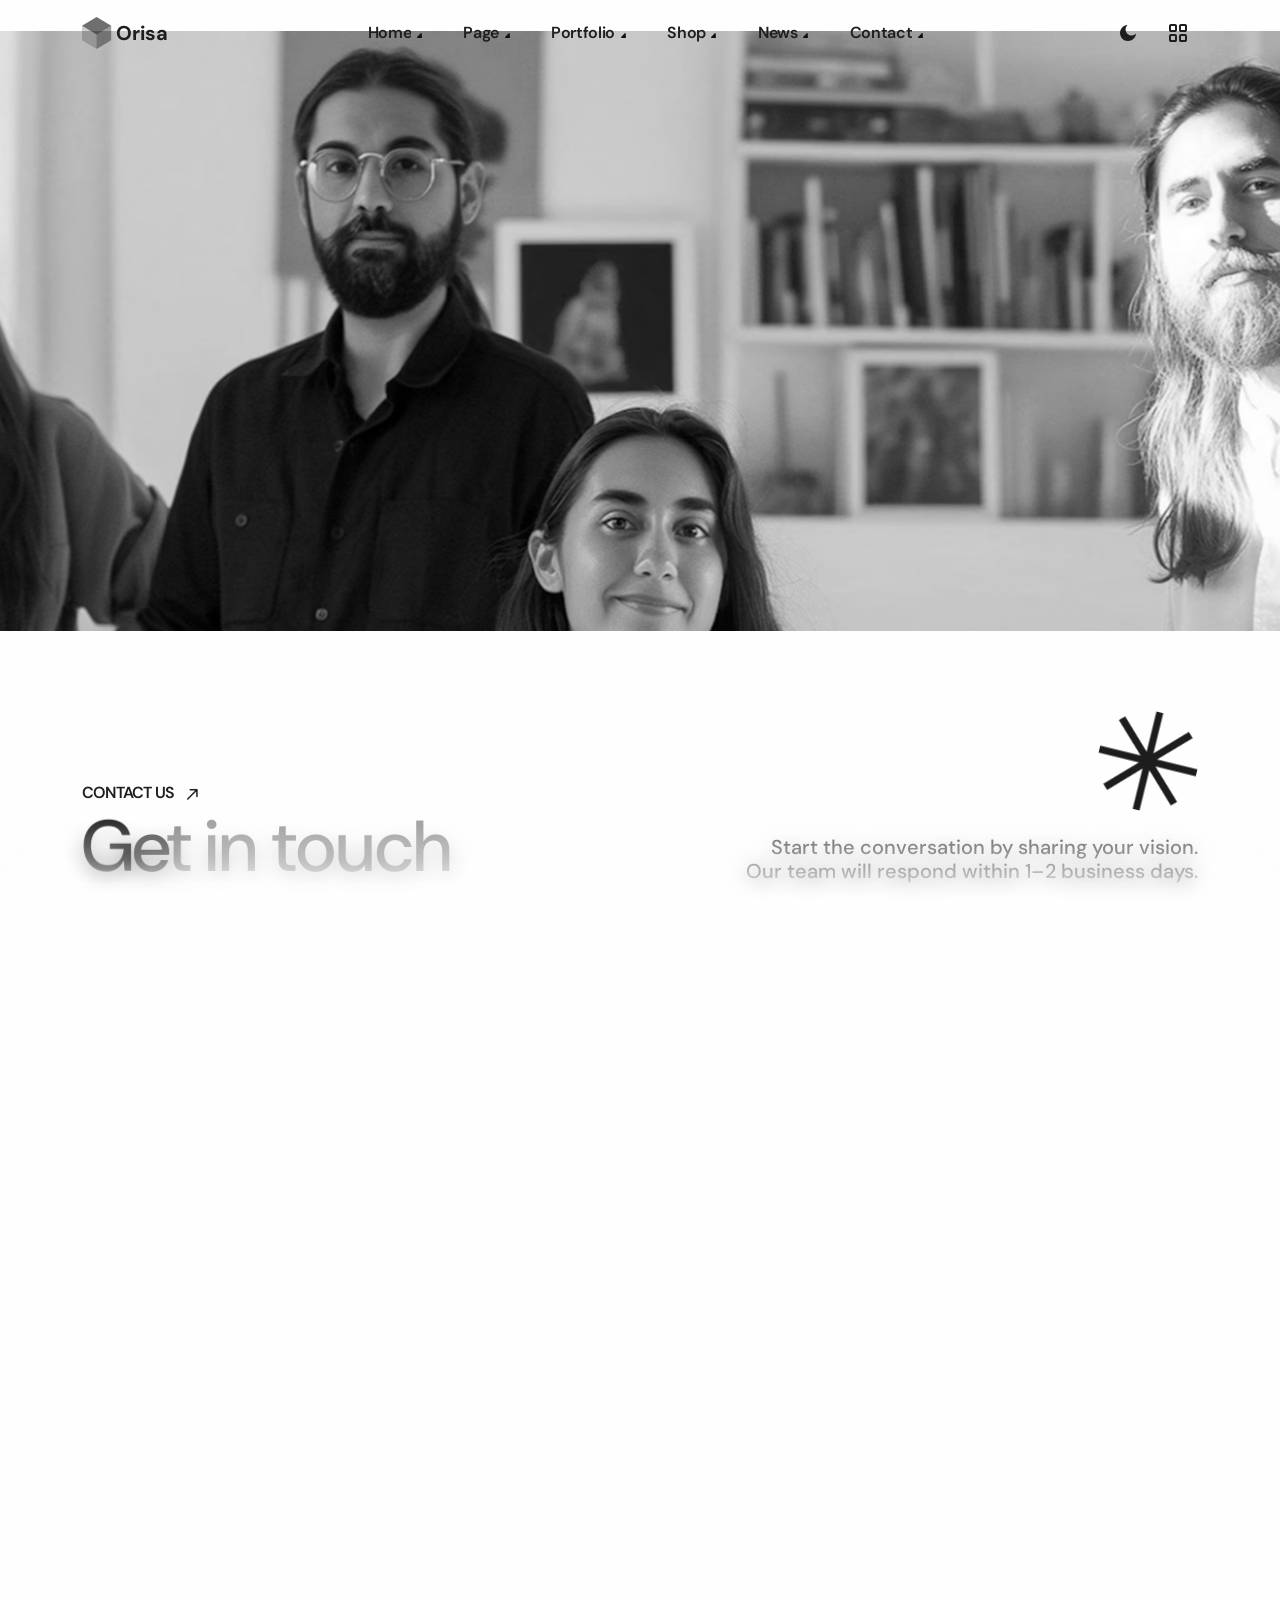
<file: contact.html>
<!doctype html>
<html lang="en">

<head>
    <meta charset="UTF-8">
    <meta name="viewport" content="width=device-width, initial-scale=1.0">
    <meta http-equiv="x-ua-compatible" content="ie=edge">
    <meta name="description" content="Orisa — Creative Agency &amp; Portfolio HTML Template. Multi-demo layout kit built with Bootstrap 5.">
    <title>Orisa - Creative Agency & Portfolio HTML Template</title>
    <!-- Favicon icon-->
    <link rel="shortcut icon" type="image/x-icon" href="assets/imgs/template/logo/favicon.svg">

    <!-- Libs CSS -->
    <link rel="stylesheet" href="assets/css/vendors/carouselTicker.css">
    <link rel="stylesheet" href="assets/css/vendors/bootstrap.min.css">
    <link rel="stylesheet" href="assets/css/vendors/swiper-bundle.min.css">
    <link rel="stylesheet" href="assets/css/vendors/nice-select.css">
    <link rel="stylesheet" href="assets/css/vendors/font-awesome-pro.css">
    <link rel="stylesheet" href="assets/css/vendors/magnific-popup.css">
    <link rel="stylesheet" href="assets/css/vendors/odometer.css">
    <link rel="stylesheet" href="assets/css/vendors/spacing.css">

    <!-- Main CSS -->
    <link rel="stylesheet" href="assets/css/main.css">
</head>

<body class="at-magic-cursor">

    <!--search-form-start -->
    <div class="at-search-body-overlay"></div>
    <div class="at-search-form-toggle">
        <div class="container">
            <div class="row mb-60">
                <div class="col-lg-12">
                    <div class="at-search-top d-flex justify-content-between align-items-center">
                        <div class="at-header-logo at-search-logo">
                            <a href="index.html">
                                <img data-width="30" src="assets/imgs/template/logo/favicon.svg" alt="Orisa">
                                <p class="h6 fw-700 fz-24 mb-0">Orisa</p>
                            </a>
                        </div>
                        <button class="at-search-close">
                            <i class="fa-light fa-xmark"></i>
                        </button>
                    </div>
                </div>
            </div>
            <div class="row justify-content-center">
                <div class="col-lg-12">
                    <div class="at-search-form">
                        <form action="#">
                            <div class="at-search-form-input">
                                <input type="text" placeholder="Find what you need…" required>
                                <span class="at-search-focus-border"></span>
                                <button class="at-search-form-btn at-btn" type="submit">
                                    <span>
                                        <span class="text-1">Search</span>
                                        <span class="text-2">Search</span>
                                    </span>
                                    <i class="icon-arrow-right">
                                        <svg xmlns="http://www.w3.org/2000/svg" width="14" height="12" viewBox="0 0 14 12" fill="none">
                                            <path d="M8.33333 1L13 5.66667M13 5.66667L8.33333 10.3333M13 5.66667H1" stroke="currentColor" stroke-width="2" stroke-linecap="round" stroke-linejoin="round" />
                                        </svg>
                                        <svg xmlns="http://www.w3.org/2000/svg" width="14" height="12" viewBox="0 0 14 12" fill="none">
                                            <path d="M8.33333 1L13 5.66667M13 5.66667L8.33333 10.3333M13 5.66667H1" stroke="currentColor" stroke-width="2" stroke-linecap="round" stroke-linejoin="round" />
                                        </svg>
                                    </i>
                                </button>
                            </div>
                        </form>
                    </div>
                </div>
                <div class="col-12">
                    <div class="at-categories">
                        <h3 class="at-categories-title">Popular searches</h3>
                        <ul class="at-categories-list">
                            <li><a href="#" class="at-categories-item">UI / UX Design</a></li>
                            <li><a href="#" class="at-categories-item">Photography</a></li>
                            <li><a href="#" class="at-categories-item">Digital Marketing</a></li>
                            <li><a href="#" class="at-categories-item">Creative</a></li>
                            <li><a href="#" class="at-categories-item">Innovative</a></li>
                            <li><a href="#" class="at-categories-item">Visionary</a></li>
                            <li><a href="#" class="at-categories-item">Disruptive</a></li>
                            <li><a href="#" class="at-categories-item">Adaptive</a></li>
                            <li><a href="#" class="at-categories-item">Reliable</a></li>
                            <li><a href="#" class="at-categories-item">Scalable</a></li>
                            <li><a href="#" class="at-categories-item">Impactful</a></li>
                            <li><a href="#" class="at-categories-item">Dynamic</a></li>
                        </ul>
                    </div>
                </div>
            </div>
        </div>
    </div>
    <!-- search-form-end -->
    <header>

        <!-- header 2 area start -->
        <div class="at-header-area at-header-spacing header-transparent">
            <div class="container">
                <div class="row align-items-center">
                    <div class="col-xl-2 col-6">
                        <div class="at-header-logo">
                            <a href="index.html">
                                <img data-width="30" src="assets/imgs/template/logo/favicon.svg" alt="Orisa">
                                <p class="h6 fw-700 fz-24 mb-0">Orisa</p>
                            </a>
                        </div>
                    </div>
                    <div class="col-xl-8 mx-auto d-none d-xl-flex justify-content-center">
                        <div class="at-main-menu d-inline-flex justify-content-center">
                            <nav class="at-mobile-menu-active">
                                <ul>
                                    <li class="has-dropdown">
                                        <a href="#">Home</a>
                                        <div class="at-submenu submenu at-megamenu">
                                            <div class="row">
                                                <div class="col-xl-6">
                                                    <div class="at-megamenu-box">
                                                        <div class="at-megamenu-title-wrap">
                                                            <span class="at-megamenu-title">Light Version</span>
                                                            <svg xmlns="http://www.w3.org/2000/svg" width="13" height="13" viewBox="0 0 13 13" fill="none">
                                                                <path d="M10.0208 3.41421L1.41421 12.0208L0 10.6066L8.60659 2H1.02082V0H12.0208V11H10.0208V3.41421Z" fill="currentColor" />
                                                            </svg>
                                                        </div>
                                                        <ul>
                                                            <li><a href="index.html">01. Creative Agency</a></li>
                                                            <li><a href="index-2.html">02. Digital Agency</a></li>
                                                            <li><a href="index-3.html">03. Marketing Agency</a></li>
                                                            <li><a href="index-4.html">04. AI & Tech Agency</a></li>
                                                            <li><a href="index-5.html">05. Personal Creative</a></li>
                                                            <li><a href="index-6.html">06. Branding Studio</a></li>
                                                            <li><a href="index-7.html">07. Startup Agency</a></li>
                                                            <li><a href="index-8.html">08. UI/UX Agency</a></li>
                                                            <li><a href="index-9.html">09. Morden Agency</a></li>
                                                            <li><a href="index-10.html">10. 3D Studio</a></li>
                                                            <li><a href="index-11.html">11. Motion & Video Studio</a></li>
                                                            <li><a href="index-12.html">12. Minimal Portfolio</a></li>
                                                            <li><a href="index-13.html">13. Architecture Studio</a></li>
                                                            <li><a href="index-14.html">14. Photography Showcase</a></li>
                                                            <li><a href="index-15.html">15. Agency Portfolio</a></li>
                                                        </ul>
                                                    </div>
                                                </div>
                                                <div class="col-xl-6">
                                                    <div class="at-megamenu-box">
                                                        <div class="at-megamenu-title-wrap">
                                                            <span class="at-megamenu-title">Dark Version</span>
                                                            <svg xmlns="http://www.w3.org/2000/svg" width="13" height="13" viewBox="0 0 13 13" fill="none">
                                                                <path d="M10.0208 3.41421L1.41421 12.0208L0 10.6066L8.60659 2H1.02082V0H12.0208V11H10.0208V3.41421Z" fill="currentColor" />
                                                            </svg>
                                                        </div>
                                                        <ul>
                                                            <li><a href="index-dark.html">01. Creative Agency</a></li>
                                                            <li><a href="index-2-dark.html">02. Digital Agency</a></li>
                                                            <li><a href="index-3-dark.html">03. Marketing Agency</a></li>
                                                            <li><a href="index-4-dark.html">04. AI & Tech Agency</a></li>
                                                            <li><a href="index-5-dark.html">05. Personal Creative</a></li>
                                                            <li><a href="index-6-dark.html">06. Branding Studio</a></li>
                                                            <li><a href="index-7-dark.html">07. Startup Agency</a></li>
                                                            <li><a href="index-8-dark.html">08. UI/UX Agency</a></li>
                                                            <li><a href="index-9-dark.html">09. Morden Agency</a></li>
                                                            <li><a href="index-10-dark.html">10. 3D Studio</a></li>
                                                            <li><a href="index-11-dark.html">11. Motion & Video Studio</a></li>
                                                            <li><a href="index-12-dark.html">12. Minimal Portfolio</a></li>
                                                            <li><a href="index-13-dark.html">13. Architecture Studio</a></li>
                                                            <li><a href="index-14-dark.html">14. Photography Studio</a></li>
                                                            <li><a href="index-15-dark.html">15. Agency Portfolio</a></li>
                                                        </ul>
                                                    </div>
                                                </div>
                                            </div>
                                        </div>
                                    </li>
                                    <li class="has-dropdown">
                                        <a href="#">Page</a>
                                        <div class="at-submenu submenu at-megamenu">
                                            <div class="row">
                                                <div class="col-xl-4">
                                                    <div class="at-megamenu-box">
                                                        <div class="at-megamenu-title-wrap">
                                                            <span class="at-megamenu-title">About Us</span>
                                                            <svg xmlns="http://www.w3.org/2000/svg" width="13" height="13" viewBox="0 0 13 13" fill="none">
                                                                <path d="M10.0208 3.41421L1.41421 12.0208L0 10.6066L8.60659 2H1.02082V0H12.0208V11H10.0208V3.41421Z" fill="currentColor" />
                                                            </svg>
                                                        </div>
                                                        <ul>
                                                            <li><a href="about-1.html">About 01</a></li>
                                                            <li><a href="about-2.html">About 02</a></li>
                                                            <li><a href="about-3.html">About 03</a></li>
                                                        </ul>
                                                    </div>
                                                </div>
                                                <div class="col-xl-4">
                                                    <div class="at-megamenu-box">
                                                        <div class="at-megamenu-title-wrap">
                                                            <span class="at-megamenu-title">Services</span>
                                                            <svg xmlns="http://www.w3.org/2000/svg" width="13" height="13" viewBox="0 0 13 13" fill="none">
                                                                <path d="M10.0208 3.41421L1.41421 12.0208L0 10.6066L8.60659 2H1.02082V0H12.0208V11H10.0208V3.41421Z" fill="currentColor" />
                                                            </svg>
                                                        </div>
                                                        <ul>
                                                            <li><a href="services-1.html">Service 01</a></li>
                                                            <li><a href="services-2.html">Service 02</a></li>
                                                            <li><a href="services-3.html">Service 03</a></li>
                                                            <li><a href="services-details.html">Service Details</a></li>
                                                        </ul>
                                                    </div>
                                                </div>
                                                <div class="col-xl-4">
                                                    <div class="at-megamenu-box">
                                                        <div class="at-megamenu-title-wrap">
                                                            <span class="at-megamenu-title">Other</span>
                                                            <svg xmlns="http://www.w3.org/2000/svg" width="13" height="13" viewBox="0 0 13 13" fill="none">
                                                                <path d="M10.0208 3.41421L1.41421 12.0208L0 10.6066L8.60659 2H1.02082V0H12.0208V11H10.0208V3.41421Z" fill="currentColor" />
                                                            </svg>
                                                        </div>
                                                        <ul>
                                                            <li><a href="team.html">Team</a></li>
                                                            <li><a href="team-details.html">Team Details</a></li>
                                                            <li><a href="pricing.html">Pricing</a></li>
                                                            <li><a href="coming-soon.html">Coming Soon</a></li>
                                                            <li><a href="faqs.html">FAQs</a></li>
                                                            <li><a href="404.html">404 Page</a></li>
                                                        </ul>
                                                    </div>
                                                </div>
                                            </div>
                                        </div>
                                    </li>
                                    <li class="has-dropdown">
                                        <a href="#">Portfolio</a>
                                        <div class="at-submenu submenu at-megamenu">
                                            <div class="row">
                                                <div class="col-xl-4">
                                                    <div class="at-megamenu-box">
                                                        <div class="at-megamenu-title-wrap">
                                                            <span class="at-megamenu-title">Creative</span>
                                                            <svg xmlns="http://www.w3.org/2000/svg" width="13" height="13" viewBox="0 0 13 13" fill="none">
                                                                <path d="M10.0208 3.41421L1.41421 12.0208L0 10.6066L8.60659 2H1.02082V0H12.0208V11H10.0208V3.41421Z" fill="currentColor" />
                                                            </svg>
                                                        </div>
                                                        <ul>
                                                            <li><a href="portfolio-cinema.html">Portfolio Cinema</a></li>
                                                            <li><a href="portfolio-split.html">Portfolio Split</a></li>
                                                            <li><a href="portfolio-stack.html">Portfolio Stack</a></li>
                                                            <li><a href="portfolio-curtain.html">Portfolio Curtain</a></li>
                                                            <li><a href="portfolio-zstack.html">Portfolio Z-Stack</a></li>
                                                            <li><a href="portfolio-vista.html">Portfolio Vista</a></li>
                                                            <li><a href="portfolio-horizontal.html">Portfolio Horizontal</a></li>
                                                            <li><a href="portfolio-gallery.html">Portfolio Gallery</a></li>
                                                        </ul>
                                                    </div>
                                                </div>
                                                <div class="col-xl-4">
                                                    <div class="at-megamenu-box">
                                                        <div class="at-megamenu-title-wrap">
                                                            <span class="at-megamenu-title">Classic</span>
                                                            <svg xmlns="http://www.w3.org/2000/svg" width="13" height="13" viewBox="0 0 13 13" fill="none">
                                                                <path d="M10.0208 3.41421L1.41421 12.0208L0 10.6066L8.60659 2H1.02082V0H12.0208V11H10.0208V3.41421Z" fill="currentColor" />
                                                            </svg>
                                                        </div>
                                                        <ul>
                                                            <li><a href="portfolio-1.html">Portfolio 01</a></li>
                                                            <li><a href="portfolio-2.html">Portfolio 02</a></li>
                                                            <li><a href="portfolio-3.html">Portfolio 03</a></li>
                                                            <li><a href="portfolio-4.html">Portfolio 04</a></li>
                                                            <li><a href="portfolio-5.html">Portfolio 05</a></li>
                                                            <li><a href="portfolio-6.html">Portfolio 06</a></li>
                                                        </ul>
                                                    </div>
                                                </div>
                                                <div class="col-xl-4">
                                                    <div class="at-megamenu-box">
                                                        <div class="at-megamenu-title-wrap">
                                                            <span class="at-megamenu-title">Details</span>
                                                            <svg xmlns="http://www.w3.org/2000/svg" width="13" height="13" viewBox="0 0 13 13" fill="none">
                                                                <path d="M10.0208 3.41421L1.41421 12.0208L0 10.6066L8.60659 2H1.02082V0H12.0208V11H10.0208V3.41421Z" fill="currentColor" />
                                                            </svg>
                                                        </div>
                                                        <ul>
                                                            <li><a href="portfolio-details-1.html">Portfolio Details 01</a></li>
                                                            <li><a href="portfolio-details-2.html">Portfolio Details 02</a></li>
                                                            <li><a href="portfolio-details-3.html">Portfolio Details 03</a></li>
                                                            <li><a href="portfolio-details-4.html">Portfolio Details 04</a></li>
                                                            <li><a href="portfolio-details-5.html">Portfolio Details 05</a></li>
                                                            <li><a href="portfolio-details-6.html">Portfolio Details 06</a></li>
                                                        </ul>
                                                    </div>
                                                </div>
                                            </div>
                                        </div>
                                    </li>
                                    <li class="has-dropdown">
                                        <a href="#">Shop</a>
                                        <ul class="at-submenu submenu">
                                            <li><a href="product-archive.html">Products Listing</a></li>
                                            <li><a href="product-details.html">Product Details</a></li>
                                            <li><a href="product-cart.html">Cart</a></li>
                                            <li><a href="product-checkout.html">Checkout</a></li>
                                        </ul>
                                    </li>
                                    <li class="has-dropdown">
                                        <a href="#">News</a>
                                        <ul class="at-submenu submenu">
                                            <li><a href="archive-1.html">Blog 01</a></li>
                                            <li><a href="archive-2.html">Blog 02</a></li>
                                            <li><a href="archive-3.html">Blog 03</a></li>
                                            <li><a href="archive-4.html">Blog 04</a></li>
                                            <li><a href="blog-details.html">Post Details</a></li>
                                        </ul>
                                    </li>
                                    <li class="has-dropdown">
                                        <a href="#">Contact</a>
                                        <ul class="at-submenu submenu">
                                            <li><a href="contact-1.html">Contact 01</a></li>
                                            <li><a href="contact-2.html">Contact 02</a></li>
                                        </ul>
                                    </li>
                                </ul>
                            </nav>
                        </div>
                    </div>
                    <div class="col-xl-2 col-6">
                        <div class="at-header-right gap-3 d-flex justify-content-end align-items-center">
                            <!-- <button class="at-header-search-btn at-search-click">
                                <svg width="20" height="20" viewBox="0 0 20 20" fill="none" xmlns="http://www.w3.org/2000/svg">
                                    <path d="M18.7508 18.5233L13.5538 13.392M13.5538 13.392C14.9604 12.0032 15.7506 10.1196 15.7506 8.15551C15.7506 6.19144 14.9604 4.30782 13.5538 2.91902C12.1472 1.53022 10.2395 0.75 8.25028 0.75C6.26108 0.75 4.35336 1.53022 2.94678 2.91902C1.54021 4.30782 0.75 6.19144 0.75 8.15551C0.75 10.1196 1.54021 12.0032 2.94678 13.392C4.35336 14.7808 6.26108 15.561 8.25028 15.561C10.2395 15.561 12.1472 14.7808 13.5538 13.392Z" stroke="currentColor" stroke-width="1.5" stroke-linecap="round" stroke-linejoin="round" />
                                </svg>
                            </button> -->
                            <div class="dark-light-mode">
                                <label for="switch" class="toggle dark-light-switcher">
                                    <input type="checkbox" class="input" id="switch">
                                    <span class="icon icon--moon">
                                        <svg xmlns="http://www.w3.org/2000/svg" width="16" height="16" viewBox="0 0 16 16" fill="none">
                                            <path d="M7.51166 0C6.33857 1.09609 5.6053 2.65694 5.6053 4.38904C5.6053 7.70586 8.29416 10.3947 11.611 10.3947C13.3431 10.3947 14.9039 9.66146 16 8.48836C15.7439 12.6798 12.2635 16 8.00757 16C3.58511 16 0 12.4149 0 7.99245C0 3.73655 3.32017 0.256105 7.51166 0Z" fill="currentColor" />
                                        </svg>
                                    </span>
                                    <span class="icon icon--sun">
                                        <svg xmlns="http://www.w3.org/2000/svg" viewBox="0 0 24 24" fill="currentColor" width="28" height="28">
                                            <path d="M12 2.25a.75.75 0 01.75.75v2.25a.75.75 0 01-1.5 0V3a.75.75 0 01.75-.75zM7.5 12a4.5 4.5 0 119 0 4.5 4.5 0 01-9 0zM18.894 6.166a.75.75 0 00-1.06-1.06l-1.591 1.59a.75.75 0 101.06 1.061l1.591-1.59zM21.75 12a.75.75 0 01-.75.75h-2.25a.75.75 0 010-1.5H21a.75.75 0 01.75.75zM17.834 18.894a.75.75 0 001.06-1.06l-1.59-1.591a.75.75 0 10-1.061 1.06l1.59 1.591zM12 18a.75.75 0 01.75.75V21a.75.75 0 01-1.5 0v-2.25A.75.75 0 0112 18zM7.758 17.303a.75.75 0 00-1.061-1.06l-1.591 1.59a.75.75 0 001.06 1.061l1.591-1.59zM6 12a.75.75 0 01-.75.75H3a.75.75 0 010-1.5h2.25A.75.75 0 016 12zM6.697 7.757a.75.75 0 001.06-1.06l-1.59-1.591a.75.75 0 00-1.061 1.06l1.59 1.591z">
                                            </path>
                                        </svg>
                                    </span>
                                </label>
                            </div>
                            <button class="at-menu-bar at-header-sidebar-btn">
                                <svg xmlns="http://www.w3.org/2000/svg" width="18" height="18" viewBox="0 0 18 18" fill="none">
                                    <path d="M1 2C1 1.73478 1.10536 1.48043 1.29289 1.29289C1.48043 1.10536 1.73478 1 2 1H6C6.26522 1 6.51957 1.10536 6.70711 1.29289C6.89464 1.48043 7 1.73478 7 2V6C7 6.26522 6.89464 6.51957 6.70711 6.70711C6.51957 6.89464 6.26522 7 6 7H2C1.73478 7 1.48043 6.89464 1.29289 6.70711C1.10536 6.51957 1 6.26522 1 6V2ZM11 2C11 1.73478 11.1054 1.48043 11.2929 1.29289C11.4804 1.10536 11.7348 1 12 1H16C16.2652 1 16.5196 1.10536 16.7071 1.29289C16.8946 1.48043 17 1.73478 17 2V6C17 6.26522 16.8946 6.51957 16.7071 6.70711C16.5196 6.89464 16.2652 7 16 7H12C11.7348 7 11.4804 6.89464 11.2929 6.70711C11.1054 6.51957 11 6.26522 11 6V2ZM1 12C1 11.7348 1.10536 11.4804 1.29289 11.2929C1.48043 11.1054 1.73478 11 2 11H6C6.26522 11 6.51957 11.1054 6.70711 11.2929C6.89464 11.4804 7 11.7348 7 12V16C7 16.2652 6.89464 16.5196 6.70711 16.7071C6.51957 16.8946 6.26522 17 6 17H2C1.73478 17 1.48043 16.8946 1.29289 16.7071C1.10536 16.5196 1 16.2652 1 16V12ZM11 12C11 11.7348 11.1054 11.4804 11.2929 11.2929C11.4804 11.1054 11.7348 11 12 11H16C16.2652 11 16.5196 11.1054 16.7071 11.2929C16.8946 11.4804 17 11.7348 17 12V16C17 16.2652 16.8946 16.5196 16.7071 16.7071C16.5196 16.8946 16.2652 17 16 17H12C11.7348 17 11.4804 16.8946 11.2929 16.7071C11.1054 16.5196 11 16.2652 11 16V12Z" stroke="currentColor" stroke-width="2" stroke-linecap="round" stroke-linejoin="round" />
                                </svg>
                            </button>
                        </div>
                    </div>
                </div>
            </div>
        </div>
        <!-- header area end -->

        <!-- sticky-menu-area -->
        <button id="header-sticky" class="hamburger-open-btn hamburger-sticky-menu">
            <span>MENU</span>
            <span class="icon">

                <svg xmlns="http://www.w3.org/2000/svg" width="24" height="24" viewBox="0 0 24 24" fill="none">
                    <path d="M4 5C4 4.73478 4.10536 4.48043 4.29289 4.29289C4.48043 4.10536 4.73478 4 5 4H9C9.26522 4 9.51957 4.10536 9.70711 4.29289C9.89464 4.48043 10 4.73478 10 5V9C10 9.26522 9.89464 9.51957 9.70711 9.70711C9.51957 9.89464 9.26522 10 9 10H5C4.73478 10 4.48043 9.89464 4.29289 9.70711C4.10536 9.51957 4 9.26522 4 9V5ZM14 5C14 4.73478 14.1054 4.48043 14.2929 4.29289C14.4804 4.10536 14.7348 4 15 4H19C19.2652 4 19.5196 4.10536 19.7071 4.29289C19.8946 4.48043 20 4.73478 20 5V9C20 9.26522 19.8946 9.51957 19.7071 9.70711C19.5196 9.89464 19.2652 10 19 10H15C14.7348 10 14.4804 9.89464 14.2929 9.70711C14.1054 9.51957 14 9.26522 14 9V5ZM4 15C4 14.7348 4.10536 14.4804 4.29289 14.2929C4.48043 14.1054 4.73478 14 5 14H9C9.26522 14 9.51957 14.1054 9.70711 14.2929C9.89464 14.4804 10 14.7348 10 15V19C10 19.2652 9.89464 19.5196 9.70711 19.7071C9.51957 19.8946 9.26522 20 9 20H5C4.73478 20 4.48043 19.8946 4.29289 19.7071C4.10536 19.5196 4 19.2652 4 19V15ZM14 15C14 14.7348 14.1054 14.4804 14.2929 14.2929C14.4804 14.1054 14.7348 14 15 14H19C19.2652 14 19.5196 14.1054 19.7071 14.2929C19.8946 14.4804 20 14.7348 20 15V19C20 19.2652 19.8946 19.5196 19.7071 19.7071C19.5196 19.8946 19.2652 20 19 20H15C14.7348 20 14.4804 19.8946 14.2929 19.7071C14.1054 19.5196 14 19.2652 14 19V15Z" stroke="currentColor" stroke-width="2" stroke-linecap="round" stroke-linejoin="round" />
                </svg>
            </span>
        </button>
        <!-- sticky-menu-end -->

    </header>
    <!-- at-offcanvus-area-start -->
    <div class="at-offcanvas-area">
        <div class="at-offcanvas">
            <div class="at-offcanvas-top d-flex align-items-center justify-content-between">
                <div class="at-offcanvas-logo">
                    <a href="index.html">
                        <img data-width="30" src="assets/imgs/template/logo/favicon.svg" alt="Orisa">
                        <p class="h6 fw-700 fz-24 mb-0">Orisa</p>
                    </a>
                </div>
                <div class="at-offcanvas-close-btn">
                    <button class="close-btn">
                        <svg width="37" height="38" viewBox="0 0 37 38" fill="none" xmlns="http://www.w3.org/2000/svg">
                            <path d="M9.19141 9.80762L27.5762 28.1924" stroke="currentColor" stroke-width="1.5" stroke-linecap="round" stroke-linejoin="round" />
                            <path d="M9.19141 28.1924L27.5762 9.80761" stroke="currentColor" stroke-width="1.5" stroke-linecap="round" stroke-linejoin="round" />
                        </svg>
                    </button>
                </div>
            </div>
            <div class="at-offcanvas-content d-none d-xl-block">
                <h3 class="at-offcanvas-title">Howdy!</h3>
                <p class="fz-font-lg">We blend strategy, creativity, and technology to help brands grow, connect, and stand out in an ever-evolving digital world. </p>
            </div>
            <div class="at-offcanvas-menu d-xl-none pb-50">
                <nav></nav>
            </div>
            <div class="at-offcanvas-gallery d-none d-xl-block">
                <div class="sec-2-home-5__avatars-row d-flex gap-2">
                    <div class="sec-2-home-5__avatar-sm at-offcanvas-gallery-img">
                        <img class="img-cover" src="assets/imgs/template/avatar/avatar-10.webp" alt="orisa">
                    </div>
                    <div class="sec-2-home-5__avatar-sm at-offcanvas-gallery-img">
                        <img class="img-cover" src="assets/imgs/template/avatar/avatar-11.webp" alt="orisa">
                    </div>
                    <div class="sec-2-home-5__avatar-sm at-offcanvas-gallery-img">
                        <img class="img-cover" src="assets/imgs/template/avatar/avatar-12.webp" alt="orisa">
                    </div>
                    <div class="sec-2-home-5__avatar-sm at-offcanvas-gallery-img">
                        <img class="img-cover" src="assets/imgs/template/avatar/avatar-13.webp" alt="orisa">
                    </div>
                    <div class="sec-2-home-5__avatar-sm at-offcanvas-gallery-img">
                        <img class="img-cover" src="assets/imgs/template/avatar/avatar-14.webp" alt="orisa">
                    </div>
                </div>
            </div>
            <div class="at-offcanvas-contact">
                <h4 class="h5 at-offcanvas-title sm">Get in touch</h4>
                <ul>
                    <li><a class="fz-font-lg" href="tel:2125557398">(212) 555-7398</a></li>
                    <li><a class="fz-font-lg" href="mailto:hello@aleric.com">hello@orisa.com</a></li>
                    <li>
                        <a class="fz-font-lg" href="#">
                            245 Fifth Avenue, Suite 1800 <br>
                            New York, NY 10016, USA
                        </a>
                    </li>
                </ul>
            </div>
            <div class="at-offcanvas-social">
                <h3 class="at-offcanvas-title sm">Follow Us</h3>
                <ul class="at-offcanvas-social__grid">
                    <li>
                        <a href="#" class="at-offcanvas-social__link" aria-label="Twitter">
                            <svg xmlns="http://www.w3.org/2000/svg" width="18" height="18" viewBox="0 0 16 15" fill="none" aria-hidden="true">
                                <path fill-rule="evenodd" clip-rule="evenodd" d="M0 0H5.25L8.98421 5.21053L13.5 0H15.5L9.8895 6.47368L16 15H10.75L7.01579 9.7895L2.5 15H0.5L6.11053 8.52632L0 0ZM11.5204 13.5L2.92043 1.5H4.47957L13.0796 13.5H11.5204Z" fill="currentColor" />
                            </svg>
                            <span>Twitter</span>
                        </a>
                    </li>
                    <li>
                        <a href="#" class="at-offcanvas-social__link" aria-label="Facebook">
                            <svg xmlns="http://www.w3.org/2000/svg" width="18" height="18" viewBox="0 0 18 18" fill="none" aria-hidden="true">
                                <path d="M12.4024 18V11.0344H14.7347L15.0838 8.3265H12.4024V6.59765C12.4024 5.81364 12.62 5.27934 13.7443 5.27934L15.1783 5.27867V2.85676C14.9302 2.82382 14.0791 2.75006 13.0888 2.75006C11.0213 2.75006 9.606 4.01198 9.606 6.32952V8.3265H7.2677V11.0344H9.606V18H1C0.44772 18 0 17.5523 0 17V1C0 0.44772 0.44772 0 1 0H17C17.5523 0 18 0.44772 18 1V17C18 17.5523 17.5523 18 17 18H12.4024Z" fill="currentColor" />
                            </svg>
                            <span>Facebook</span>
                        </a>
                    </li>
                    <li>
                        <a href="#" class="at-offcanvas-social__link" aria-label="LinkedIn">
                            <svg xmlns="http://www.w3.org/2000/svg" width="18" height="18" viewBox="0 0 18 18" fill="none" aria-hidden="true">
                                <path d="M15.3352 15.339H12.6697V11.1622C12.6697 10.1662 12.6495 8.8845 11.2807 8.8845C9.89102 8.8845 9.67872 9.9683 9.67872 11.0887V15.339H7.01322V6.75H9.57372V7.9207H9.60822C9.96602 7.2457 10.836 6.53325 12.1357 6.53325C14.8365 6.53325 15.336 8.3108 15.336 10.6245L15.3352 15.339ZM4.00275 5.57475C3.14475 5.57475 2.4555 4.88025 2.4555 4.026C2.4555 3.1725 3.1455 2.47875 4.00275 2.47875C4.85775 2.47875 5.55075 3.1725 5.55075 4.026C5.55075 4.88025 4.857 5.57475 4.00275 5.57475ZM5.33925 15.339H2.66625V6.75H5.33925V15.339ZM16.6687 0H1.32825C0.594 0 0 0.5805 0 1.29675V16.7033C0 17.4202 0.594 18 1.32825 18H16.6665C17.4 18 18 17.4202 18 16.7033V1.29675C18 0.5805 17.4 0 16.6665 0H16.6687Z" fill="currentColor" />
                            </svg>
                            <span>Linkedin</span>
                        </a>
                    </li>
                    <li>
                        <a href="#" class="at-offcanvas-social__link" aria-label="Instagram">
                            <svg xmlns="http://www.w3.org/2000/svg" width="18" height="18" viewBox="0 0 18 18" fill="none" aria-hidden="true">
                                <path d="M9.92475 0C10.9376 0.00167406 11.4509 0.00703828 11.8945 0.0202418L12.0692 0.025948C12.2709 0.0331213 12.47 0.0421215 12.7101 0.0533719C13.6678 0.0976265 14.3211 0.249129 14.8949 0.471887C15.4881 0.700648 15.9892 1.00966 16.4894 1.50993C16.9889 2.0102 17.298 2.51271 17.5275 3.10448C17.7494 3.67751 17.901 4.33153 17.946 5.28931C17.9567 5.52933 17.9653 5.72841 17.9725 5.93024L17.9781 6.10492C17.9913 6.5484 17.9973 7.06177 17.9992 8.07471L17.9999 8.74577C18 8.82777 18 8.91237 18 8.99967L17.9999 9.25357L17.9994 9.92472C17.9977 10.9376 17.9923 11.451 17.9791 11.8944L17.9734 12.0691C17.9662 12.271 17.9572 12.4701 17.946 12.7101C17.9017 13.6679 17.7494 14.3211 17.5275 14.8949C17.2987 15.4882 16.9889 15.9892 16.4894 16.4895C15.9892 16.989 15.4859 17.298 14.8949 17.5275C14.3211 17.7495 13.6678 17.901 12.7101 17.946C12.47 17.9567 12.2709 17.9654 12.0692 17.9725L11.8945 17.9781C11.4509 17.9914 10.9376 17.9973 9.92475 17.9993L9.25359 18C9.1716 18 9.087 18 8.99969 18H8.7458L8.07464 17.9994C7.06175 17.9977 6.54839 17.9924 6.1049 17.9791L5.93022 17.9734C5.72839 17.9662 5.5293 17.9572 5.2893 17.946C4.33151 17.9018 3.67899 17.7495 3.10448 17.5275C2.51195 17.2988 2.01018 16.989 1.50992 16.4895C1.00965 15.9892 0.701394 15.4859 0.471886 14.8949C0.249129 14.3211 0.0983735 13.6679 0.053372 12.7101C0.0426796 12.4701 0.0339582 12.271 0.026893 12.0691L0.0212318 11.8944C0.00806435 11.451 0.00206123 10.9376 0.000117163 9.92472L0 8.07471C0.00167406 7.06177 0.00702925 6.5484 0.0202327 6.10492L0.0259479 5.93024C0.0331212 5.72841 0.0421216 5.52933 0.053372 5.28931C0.0976175 4.33078 0.249129 3.67825 0.471886 3.10448C0.700638 2.51196 1.00965 2.0102 1.50992 1.50993C2.01018 1.00966 2.51271 0.701396 3.10448 0.471887C3.67825 0.249129 4.33077 0.0983735 5.2893 0.0533719C5.5293 0.0426885 5.72839 0.0339673 5.93022 0.026902L6.1049 0.0212407C6.54839 0.00806417 7.06175 0.00206102 8.07464 0.000116949L9.92475 0ZM8.99969 4.49953C6.51298 4.49953 4.49952 6.51518 4.49952 8.99967C4.49952 11.4864 6.51517 13.4998 8.99969 13.4998C11.4864 13.4998 13.4998 11.4842 13.4998 8.99967C13.4998 6.513 11.4841 4.49953 8.99969 4.49953ZM8.99969 6.2996C10.491 6.2996 11.6998 7.50805 11.6998 8.99967C11.6998 10.4909 10.4913 11.6998 8.99969 11.6998C7.50843 11.6998 6.29958 10.4914 6.29958 8.99967C6.29958 7.50841 7.50798 6.2996 8.99969 6.2996ZM13.7249 3.14949C13.1045 3.14949 12.5998 3.65342 12.5998 4.27376C12.5998 4.89411 13.1037 5.39882 13.7249 5.39882C14.3452 5.39882 14.8499 4.89489 14.8499 4.27376C14.8499 3.65342 14.3443 3.14871 13.7249 3.14949Z" fill="currentColor" />
                            </svg>
                            <span>Instagram</span>
                        </a>
                    </li>
                    <li>
                        <a href="#" class="at-offcanvas-social__link" aria-label="Youtube">
                            <svg xmlns="http://www.w3.org/2000/svg" width="18" height="13" viewBox="0 0 18 13" fill="none" aria-hidden="true">
                                <path fill-rule="evenodd" clip-rule="evenodd" d="M16.0322 0.388283C16.8071 0.602295 17.4162 1.23059 17.6237 2.03009C17.9985 3.47775 18 6.49997 18 6.49997C18 6.49997 18 9.52214 17.6237 10.9698C17.4162 11.7694 16.8071 12.3977 16.0322 12.6116C14.6291 13 8.99997 13 8.99997 13C8.99997 13 3.37092 13 1.96772 12.6116C1.1928 12.3977 0.583804 11.7694 0.376354 10.9698C-3.83173e-08 9.52214 0 6.49997 0 6.49997C0 6.49997 -3.83173e-08 3.47775 0.376354 2.03009C0.583804 1.23059 1.1928 0.602295 1.96772 0.388283C3.37092 1.18595e-07 8.99997 0 8.99997 0C8.99997 0 14.6291 1.18595e-07 16.0322 0.388283ZM11.8751 6.50027L7.19879 9.2855V3.71499L11.8751 6.50027Z" fill="currentColor" />
                            </svg>
                            <span>Youtube</span>
                        </a>
                    </li>
                </ul>
            </div>
        </div>
    </div>
    <div class="body-overlay"></div>
    <!-- at-offcanvus-area-end -->

    <!-- offcanvas 2 start -->
    <div class="at-offcanvas-2-area">
        <div class="offcanvas-bg"></div>
        <div class="at-offcanvas-2-wrapper offcanvas-menu">
            <div class="at-offcanvas-2-left">
                <div class="at-header-logo d-flex justify-content-between align-items-center mb-50">
                    <a href="index.html">
                        <img class="dark-mode-invert" data-width="30" src="assets/imgs/template/logo/favicon.svg" alt="Orisa">
                        <p class="h6 fw-700 fz-24 mb-0">Orisa</p>
                    </a>
                    <span class="hamburger-close-btn">
                        <svg width="37" height="38" viewBox="0 0 37 38" fill="none" xmlns="http://www.w3.org/2000/svg">
                            <path d="M9.19141 9.80762L27.5762 28.1924" stroke="currentColor" stroke-width="1.5" stroke-linecap="round" stroke-linejoin="round" />
                            <path d="M9.19141 28.1924L27.5762 9.80761" stroke="currentColor" stroke-width="1.5" stroke-linecap="round" stroke-linejoin="round" />
                        </svg>
                    </span>
                </div>
                <div class="at-offcanvas-menu counter-row">
                    <nav></nav>
                </div>
                <div class="at-offcanvas-social">
                    <ul class="at-offcanvas-social__grid">
                        <li>
                            <a href="#" class="at-offcanvas-social__link" aria-label="Twitter">
                                <svg xmlns="http://www.w3.org/2000/svg" width="18" height="18" viewBox="0 0 16 15" fill="none" aria-hidden="true">
                                    <path fill-rule="evenodd" clip-rule="evenodd" d="M0 0H5.25L8.98421 5.21053L13.5 0H15.5L9.8895 6.47368L16 15H10.75L7.01579 9.7895L2.5 15H0.5L6.11053 8.52632L0 0ZM11.5204 13.5L2.92043 1.5H4.47957L13.0796 13.5H11.5204Z" fill="currentColor" />
                                </svg>
                                <span>Twitter</span>
                            </a>
                        </li>
                        <li>
                            <a href="#" class="at-offcanvas-social__link" aria-label="Facebook">
                                <svg xmlns="http://www.w3.org/2000/svg" width="18" height="18" viewBox="0 0 18 18" fill="none" aria-hidden="true">
                                    <path d="M12.4024 18V11.0344H14.7347L15.0838 8.3265H12.4024V6.59765C12.4024 5.81364 12.62 5.27934 13.7443 5.27934L15.1783 5.27867V2.85676C14.9302 2.82382 14.0791 2.75006 13.0888 2.75006C11.0213 2.75006 9.606 4.01198 9.606 6.32952V8.3265H7.2677V11.0344H9.606V18H1C0.44772 18 0 17.5523 0 17V1C0 0.44772 0.44772 0 1 0H17C17.5523 0 18 0.44772 18 1V17C18 17.5523 17.5523 18 17 18H12.4024Z" fill="currentColor" />
                                </svg>
                                <span>Facebook</span>
                            </a>
                        </li>
                        <li>
                            <a href="#" class="at-offcanvas-social__link" aria-label="LinkedIn">
                                <svg xmlns="http://www.w3.org/2000/svg" width="18" height="18" viewBox="0 0 18 18" fill="none" aria-hidden="true">
                                    <path d="M15.3352 15.339H12.6697V11.1622C12.6697 10.1662 12.6495 8.8845 11.2807 8.8845C9.89102 8.8845 9.67872 9.9683 9.67872 11.0887V15.339H7.01322V6.75H9.57372V7.9207H9.60822C9.96602 7.2457 10.836 6.53325 12.1357 6.53325C14.8365 6.53325 15.336 8.3108 15.336 10.6245L15.3352 15.339ZM4.00275 5.57475C3.14475 5.57475 2.4555 4.88025 2.4555 4.026C2.4555 3.1725 3.1455 2.47875 4.00275 2.47875C4.85775 2.47875 5.55075 3.1725 5.55075 4.026C5.55075 4.88025 4.857 5.57475 4.00275 5.57475ZM5.33925 15.339H2.66625V6.75H5.33925V15.339ZM16.6687 0H1.32825C0.594 0 0 0.5805 0 1.29675V16.7033C0 17.4202 0.594 18 1.32825 18H16.6665C17.4 18 18 17.4202 18 16.7033V1.29675C18 0.5805 17.4 0 16.6665 0H16.6687Z" fill="currentColor" />
                                </svg>
                                <span>Linkedin</span>
                            </a>
                        </li>
                        <li>
                            <a href="#" class="at-offcanvas-social__link" aria-label="Instagram">
                                <svg xmlns="http://www.w3.org/2000/svg" width="18" height="18" viewBox="0 0 18 18" fill="none" aria-hidden="true">
                                    <path d="M9.92475 0C10.9376 0.00167406 11.4509 0.00703828 11.8945 0.0202418L12.0692 0.025948C12.2709 0.0331213 12.47 0.0421215 12.7101 0.0533719C13.6678 0.0976265 14.3211 0.249129 14.8949 0.471887C15.4881 0.700648 15.9892 1.00966 16.4894 1.50993C16.9889 2.0102 17.298 2.51271 17.5275 3.10448C17.7494 3.67751 17.901 4.33153 17.946 5.28931C17.9567 5.52933 17.9653 5.72841 17.9725 5.93024L17.9781 6.10492C17.9913 6.5484 17.9973 7.06177 17.9992 8.07471L17.9999 8.74577C18 8.82777 18 8.91237 18 8.99967L17.9999 9.25357L17.9994 9.92472C17.9977 10.9376 17.9923 11.451 17.9791 11.8944L17.9734 12.0691C17.9662 12.271 17.9572 12.4701 17.946 12.7101C17.9017 13.6679 17.7494 14.3211 17.5275 14.8949C17.2987 15.4882 16.9889 15.9892 16.4894 16.4895C15.9892 16.989 15.4859 17.298 14.8949 17.5275C14.3211 17.7495 13.6678 17.901 12.7101 17.946C12.47 17.9567 12.2709 17.9654 12.0692 17.9725L11.8945 17.9781C11.4509 17.9914 10.9376 17.9973 9.92475 17.9993L9.25359 18C9.1716 18 9.087 18 8.99969 18H8.7458L8.07464 17.9994C7.06175 17.9977 6.54839 17.9924 6.1049 17.9791L5.93022 17.9734C5.72839 17.9662 5.5293 17.9572 5.2893 17.946C4.33151 17.9018 3.67899 17.7495 3.10448 17.5275C2.51195 17.2988 2.01018 16.989 1.50992 16.4895C1.00965 15.9892 0.701394 15.4859 0.471886 14.8949C0.249129 14.3211 0.0983735 13.6679 0.053372 12.7101C0.0426796 12.4701 0.0339582 12.271 0.026893 12.0691L0.0212318 11.8944C0.00806435 11.451 0.00206123 10.9376 0.000117163 9.92472L0 8.07471C0.00167406 7.06177 0.00702925 6.5484 0.0202327 6.10492L0.0259479 5.93024C0.0331212 5.72841 0.0421216 5.52933 0.053372 5.28931C0.0976175 4.33078 0.249129 3.67825 0.471886 3.10448C0.700638 2.51196 1.00965 2.0102 1.50992 1.50993C2.01018 1.00966 2.51271 0.701396 3.10448 0.471887C3.67825 0.249129 4.33077 0.0983735 5.2893 0.0533719C5.5293 0.0426885 5.72839 0.0339673 5.93022 0.026902L6.1049 0.0212407C6.54839 0.00806417 7.06175 0.00206102 8.07464 0.000116949L9.92475 0ZM8.99969 4.49953C6.51298 4.49953 4.49952 6.51518 4.49952 8.99967C4.49952 11.4864 6.51517 13.4998 8.99969 13.4998C11.4864 13.4998 13.4998 11.4842 13.4998 8.99967C13.4998 6.513 11.4841 4.49953 8.99969 4.49953ZM8.99969 6.2996C10.491 6.2996 11.6998 7.50805 11.6998 8.99967C11.6998 10.4909 10.4913 11.6998 8.99969 11.6998C7.50843 11.6998 6.29958 10.4914 6.29958 8.99967C6.29958 7.50841 7.50798 6.2996 8.99969 6.2996ZM13.7249 3.14949C13.1045 3.14949 12.5998 3.65342 12.5998 4.27376C12.5998 4.89411 13.1037 5.39882 13.7249 5.39882C14.3452 5.39882 14.8499 4.89489 14.8499 4.27376C14.8499 3.65342 14.3443 3.14871 13.7249 3.14949Z" fill="currentColor" />
                                </svg>
                                <span>Instagram</span>
                            </a>
                        </li>
                        <li>
                            <a href="#" class="at-offcanvas-social__link" aria-label="Youtube">
                                <svg xmlns="http://www.w3.org/2000/svg" width="18" height="13" viewBox="0 0 18 13" fill="none" aria-hidden="true">
                                    <path fill-rule="evenodd" clip-rule="evenodd" d="M16.0322 0.388283C16.8071 0.602295 17.4162 1.23059 17.6237 2.03009C17.9985 3.47775 18 6.49997 18 6.49997C18 6.49997 18 9.52214 17.6237 10.9698C17.4162 11.7694 16.8071 12.3977 16.0322 12.6116C14.6291 13 8.99997 13 8.99997 13C8.99997 13 3.37092 13 1.96772 12.6116C1.1928 12.3977 0.583804 11.7694 0.376354 10.9698C-3.83173e-08 9.52214 0 6.49997 0 6.49997C0 6.49997 -3.83173e-08 3.47775 0.376354 2.03009C0.583804 1.23059 1.1928 0.602295 1.96772 0.388283C3.37092 1.18595e-07 8.99997 0 8.99997 0C8.99997 0 14.6291 1.18595e-07 16.0322 0.388283ZM11.8751 6.50027L7.19879 9.2855V3.71499L11.8751 6.50027Z" fill="currentColor" />
                                </svg>
                                <span>Youtube</span>
                            </a>
                        </li>
                    </ul>
                </div>
                <span class="hamburger-close-btn hamburger-mobile-close-btn d-md-none">CLOSE</span>
            </div>
        </div>
    </div>
    <!-- offcanvas 2 end -->
    <div class="px-blur-bottom"></div>
    <!-- Begin magic cursor -->
    <div id="magic-cursor" class="cursor-black-bg">
        <div id="ball"></div>
    </div>
    <!-- End magic cursor -->
    <div id="smooth-wrapper">
        <div id="smooth-content" class="z-index-3">
            <main class="bg-neutral-0">
                <div class="pt-85">
                    <div class="at-banner-thumb overflow-hidden scale-up-img pt-md-0 pt-20">
                        <img class="img-cover scale-up" data-speed=".8" src="assets/imgs/pages/img-166.webp" alt="orisa">
                    </div>
                </div>
                <!-- About section 4 -->
                <div class="sec-4-about @@classList pt-120 pb-120">
                    <div class="container">
                        <div class="row g-4 align-items-end mb-50">
                            <div class="col-lg-6">
                                <span class="at-btn common-black bg-transparent mb-10 rounded-0 p-0">
                                    <span class="text-uppercase">
                                        <span class="text-1">cONTACT US</span>
                                        <span class="text-2">cONTACT US</span>
                                    </span>
                                    <i>
                                        <svg width="11" height="11" viewBox="0 0 11 11" fill="none" xmlns="http://www.w3.org/2000/svg">
                                            <path d="M0.21967 9.40717C-0.0732232 9.70006 -0.0732232 10.1749 0.21967 10.4678C0.512563 10.7607 0.987437 10.7607 1.28033 10.4678L0.21967 9.40717ZM10.6875 0.75C10.6875 0.335786 10.3517 2.97145e-09 9.9375 1.50485e-07L3.1875 -2.70983e-07C2.77329 -2.70983e-07 2.4375 0.335786 2.4375 0.75C2.4375 1.16421 2.77329 1.5 3.1875 1.5H9.1875V7.5C9.1875 7.91421 9.52329 8.25 9.9375 8.25C10.3517 8.25 10.6875 7.91421 10.6875 7.5L10.6875 0.75ZM0.75 9.9375L1.28033 10.4678L10.4678 1.28033L9.9375 0.75L9.40717 0.21967L0.21967 9.40717L0.75 9.9375Z" fill="currentColor" />
                                        </svg>
                                        <svg width="11" height="11" viewBox="0 0 11 11" fill="none" xmlns="http://www.w3.org/2000/svg">
                                            <path d="M0.21967 9.40717C-0.0732232 9.70006 -0.0732232 10.1749 0.21967 10.4678C0.512563 10.7607 0.987437 10.7607 1.28033 10.4678L0.21967 9.40717ZM10.6875 0.75C10.6875 0.335786 10.3517 2.97145e-09 9.9375 1.50485e-07L3.1875 -2.70983e-07C2.77329 -2.70983e-07 2.4375 0.335786 2.4375 0.75C2.4375 1.16421 2.77329 1.5 3.1875 1.5H9.1875V7.5C9.1875 7.91421 9.52329 8.25 9.9375 8.25C10.3517 8.25 10.6875 7.91421 10.6875 7.5L10.6875 0.75ZM0.75 9.9375L1.28033 10.4678L10.4678 1.28033L9.9375 0.75L9.40717 0.21967L0.21967 9.40717L0.75 9.9375Z" fill="currentColor" />
                                        </svg>
                                    </i>
                                </span>
                                <h2 class="h1 alt-section-title fz-ds-1 lh-1 fw-500 mb-30 reveal-text mb-0">Get in touch</h2>
                            </div>
                            <div class="col-xxl-4 col-lg-6 col-md-8 ms-lg-auto text-lg-end">
                                <div class="scroll-rotate d-lg-inline-block d-none">
                                    <svg xmlns="http://www.w3.org/2000/svg" width="100" height="100" viewBox="0 0 100 100" fill="none">
                                        <path fill-rule="evenodd" clip-rule="evenodd" d="M53.5715 0H46.4286V41.3778L17.17 12.1193L12.1193 17.17L41.3778 46.4286H0V53.5715H41.3778L12.1193 82.83L17.17 87.8805L46.4286 58.622V100H53.5715V58.622L82.83 87.8805L87.8805 82.83L58.622 53.5715H100V46.4286H58.622L87.8805 17.17L82.83 12.1193L53.5715 41.3778V0Z" fill="currentColor" />
                                    </svg>
                                </div>
                                <p class="fz-font-lg pt-lg-4 mb-0">Start the conversation by sharing your vision. <br>
                                    Our team will respond within 1–2 business days.
                                </p>
                            </div>
                        </div>
                        <div class="row">
                            <div class="col-xxl-4 col-lg-5">
                                <div class="row g-4">
                                    <div class="col-lg-12 col-md-6">
                                        <div class="d-flex gap-4">
                                            <div class="icon">
                                                <svg xmlns="http://www.w3.org/2000/svg" width="40" height="40" viewBox="0 0 40 40" fill="none">
                                                    <path d="M20 40V20H0L20 0L40 20V40H20Z" fill="currentColor" />
                                                    <path d="M0 20L20 40H0V20Z" fill="currentColor" />
                                                </svg>
                                            </div>
                                            <div>
                                                <h3 class="h6 fw-600">Ofice</h3>
                                                <div class="d-flex flex-wrap gap-md-5 gap-4">
                                                    <span class="fz-font-md neutral-500">
                                                        205 North Michigan Avenue, Suite 810
                                                        <br class="d-block">
                                                        Chicago, 60601, USA
                                                        <br class="d-block">
                                                        Phone: <span class="neutral-900"><a href="tel:+1234567890">+1234567890</a></span>
                                                        <br class="d-block">
                                                        Email: <span class="neutral-900"><a href="mailto:hello@orisa.com">hello@orisa.com</a></span>
                                                    </span>
                                                </div>
                                            </div>
                                        </div>
                                    </div>
                                    <div class="col-lg-12 col-md-6">
                                        <div class="d-flex gap-4 pt-lg-5">
                                            <div class="icon">
                                                <svg xmlns="http://www.w3.org/2000/svg" width="40" height="40" viewBox="0 0 40 40" fill="none">
                                                    <path d="M20 20V10L30 0H40V10L30 20H20Z" fill="currentColor" />
                                                    <path d="M20 30V20H10L20 10L10 0H0V20H10L0 30V40H10L20 30Z" fill="currentColor" />
                                                    <path d="M20 30L30 40H40V20H30L20 30Z" fill="currentColor" />
                                                </svg>
                                            </div>
                                            <div>
                                                <h3 class="h6 fw-600">Ofice</h3>
                                                <div class="d-flex flex-wrap gap-md-5 gap-4">
                                                    <span class="fz-font-md neutral-500">
                                                        245 Fifth Avenue, Suite 1800
                                                        <br class="d-block">
                                                        New York, NY 10016, USA
                                                        <br class="d-block">
                                                        Phone: <span class="neutral-900"><a href="tel:+2125557398">+2125557398</a></span>
                                                        <br class="d-block">
                                                        Email: <span class="neutral-900"><a href="mailto:sale@orisa.com">sale@orisa.com</a></span>
                                                    </span>
                                                </div>
                                            </div>
                                        </div>
                                    </div>
                                </div>
                                <div class="row">
                                    <div class="col-xxl-6 col-lg-8 mx-auto">
                                        <ul class="at-social-list list-unstyled d-flex flex-wrap gap-md-4 gap-3 pt-50">
                                            <li>
                                                <a href="#" class="at-social__link d-flex align-items-center gap-2" aria-label="Twitter">
                                                    <svg xmlns="http://www.w3.org/2000/svg" width="18" height="18" viewBox="0 0 16 15" fill="none" aria-hidden="true">
                                                        <path fill-rule="evenodd" clip-rule="evenodd" d="M0 0H5.25L8.98421 5.21053L13.5 0H15.5L9.8895 6.47368L16 15H10.75L7.01579 9.7895L2.5 15H0.5L6.11053 8.52632L0 0ZM11.5204 13.5L2.92043 1.5H4.47957L13.0796 13.5H11.5204Z" fill="currentColor"></path>
                                                    </svg>
                                                    <span class="fw-500">Twitter</span>
                                                </a>
                                            </li>
                                            <li>
                                                <a href="#" class="at-social__link d-flex align-items-center gap-2" aria-label="Facebook">
                                                    <svg xmlns="http://www.w3.org/2000/svg" width="18" height="18" viewBox="0 0 18 18" fill="none" aria-hidden="true">
                                                        <path d="M12.4024 18V11.0344H14.7347L15.0838 8.3265H12.4024V6.59765C12.4024 5.81364 12.62 5.27934 13.7443 5.27934L15.1783 5.27867V2.85676C14.9302 2.82382 14.0791 2.75006 13.0888 2.75006C11.0213 2.75006 9.606 4.01198 9.606 6.32952V8.3265H7.2677V11.0344H9.606V18H1C0.44772 18 0 17.5523 0 17V1C0 0.44772 0.44772 0 1 0H17C17.5523 0 18 0.44772 18 1V17C18 17.5523 17.5523 18 17 18H12.4024Z" fill="currentColor"></path>
                                                    </svg>
                                                    <span class="fw-500">Facebook</span>
                                                </a>
                                            </li>
                                            <li>
                                                <a href="#" class="at-social__link d-flex align-items-center gap-2" aria-label="LinkedIn">
                                                    <svg xmlns="http://www.w3.org/2000/svg" width="18" height="18" viewBox="0 0 18 18" fill="none" aria-hidden="true">
                                                        <path d="M15.3352 15.339H12.6697V11.1622C12.6697 10.1662 12.6495 8.8845 11.2807 8.8845C9.89102 8.8845 9.67872 9.9683 9.67872 11.0887V15.339H7.01322V6.75H9.57372V7.9207H9.60822C9.96602 7.2457 10.836 6.53325 12.1357 6.53325C14.8365 6.53325 15.336 8.3108 15.336 10.6245L15.3352 15.339ZM4.00275 5.57475C3.14475 5.57475 2.4555 4.88025 2.4555 4.026C2.4555 3.1725 3.1455 2.47875 4.00275 2.47875C4.85775 2.47875 5.55075 3.1725 5.55075 4.026C5.55075 4.88025 4.857 5.57475 4.00275 5.57475ZM5.33925 15.339H2.66625V6.75H5.33925V15.339ZM16.6687 0H1.32825C0.594 0 0 0.5805 0 1.29675V16.7033C0 17.4202 0.594 18 1.32825 18H16.6665C17.4 18 18 17.4202 18 16.7033V1.29675C18 0.5805 17.4 0 16.6665 0H16.6687Z" fill="currentColor"></path>
                                                    </svg>
                                                    <span class="fw-500">Linkedin</span>
                                                </a>
                                            </li>
                                            <li>
                                                <a href="#" class="at-social__link d-flex align-items-center gap-2" aria-label="Instagram">
                                                    <svg xmlns="http://www.w3.org/2000/svg" width="18" height="18" viewBox="0 0 18 18" fill="none" aria-hidden="true">
                                                        <path d="M9.92475 0C10.9376 0.00167406 11.4509 0.00703828 11.8945 0.0202418L12.0692 0.025948C12.2709 0.0331213 12.47 0.0421215 12.7101 0.0533719C13.6678 0.0976265 14.3211 0.249129 14.8949 0.471887C15.4881 0.700648 15.9892 1.00966 16.4894 1.50993C16.9889 2.0102 17.298 2.51271 17.5275 3.10448C17.7494 3.67751 17.901 4.33153 17.946 5.28931C17.9567 5.52933 17.9653 5.72841 17.9725 5.93024L17.9781 6.10492C17.9913 6.5484 17.9973 7.06177 17.9992 8.07471L17.9999 8.74577C18 8.82777 18 8.91237 18 8.99967L17.9999 9.25357L17.9994 9.92472C17.9977 10.9376 17.9923 11.451 17.9791 11.8944L17.9734 12.0691C17.9662 12.271 17.9572 12.4701 17.946 12.7101C17.9017 13.6679 17.7494 14.3211 17.5275 14.8949C17.2987 15.4882 16.9889 15.9892 16.4894 16.4895C15.9892 16.989 15.4859 17.298 14.8949 17.5275C14.3211 17.7495 13.6678 17.901 12.7101 17.946C12.47 17.9567 12.2709 17.9654 12.0692 17.9725L11.8945 17.9781C11.4509 17.9914 10.9376 17.9973 9.92475 17.9993L9.25359 18C9.1716 18 9.087 18 8.99969 18H8.7458L8.07464 17.9994C7.06175 17.9977 6.54839 17.9924 6.1049 17.9791L5.93022 17.9734C5.72839 17.9662 5.5293 17.9572 5.2893 17.946C4.33151 17.9018 3.67899 17.7495 3.10448 17.5275C2.51195 17.2988 2.01018 16.989 1.50992 16.4895C1.00965 15.9892 0.701394 15.4859 0.471886 14.8949C0.249129 14.3211 0.0983735 13.6679 0.053372 12.7101C0.0426796 12.4701 0.0339582 12.271 0.026893 12.0691L0.0212318 11.8944C0.00806435 11.451 0.00206123 10.9376 0.000117163 9.92472L0 8.07471C0.00167406 7.06177 0.00702925 6.5484 0.0202327 6.10492L0.0259479 5.93024C0.0331212 5.72841 0.0421216 5.52933 0.053372 5.28931C0.0976175 4.33078 0.249129 3.67825 0.471886 3.10448C0.700638 2.51196 1.00965 2.0102 1.50992 1.50993C2.01018 1.00966 2.51271 0.701396 3.10448 0.471887C3.67825 0.249129 4.33077 0.0983735 5.2893 0.0533719C5.5293 0.0426885 5.72839 0.0339673 5.93022 0.026902L6.1049 0.0212407C6.54839 0.00806417 7.06175 0.00206102 8.07464 0.000116949L9.92475 0ZM8.99969 4.49953C6.51298 4.49953 4.49952 6.51518 4.49952 8.99967C4.49952 11.4864 6.51517 13.4998 8.99969 13.4998C11.4864 13.4998 13.4998 11.4842 13.4998 8.99967C13.4998 6.513 11.4841 4.49953 8.99969 4.49953ZM8.99969 6.2996C10.491 6.2996 11.6998 7.50805 11.6998 8.99967C11.6998 10.4909 10.4913 11.6998 8.99969 11.6998C7.50843 11.6998 6.29958 10.4914 6.29958 8.99967C6.29958 7.50841 7.50798 6.2996 8.99969 6.2996ZM13.7249 3.14949C13.1045 3.14949 12.5998 3.65342 12.5998 4.27376C12.5998 4.89411 13.1037 5.39882 13.7249 5.39882C14.3452 5.39882 14.8499 4.89489 14.8499 4.27376C14.8499 3.65342 14.3443 3.14871 13.7249 3.14949Z" fill="currentColor"></path>
                                                    </svg>
                                                    <span class="fw-500">Instagram</span>
                                                </a>
                                            </li>
                                            <li>
                                                <a href="#" class="at-social__link d-flex align-items-center gap-2" aria-label="Youtube">
                                                    <svg xmlns="http://www.w3.org/2000/svg" width="18" height="13" viewBox="0 0 18 13" fill="none" aria-hidden="true">
                                                        <path fill-rule="evenodd" clip-rule="evenodd" d="M16.0322 0.388283C16.8071 0.602295 17.4162 1.23059 17.6237 2.03009C17.9985 3.47775 18 6.49997 18 6.49997C18 6.49997 18 9.52214 17.6237 10.9698C17.4162 11.7694 16.8071 12.3977 16.0322 12.6116C14.6291 13 8.99997 13 8.99997 13C8.99997 13 3.37092 13 1.96772 12.6116C1.1928 12.3977 0.583804 11.7694 0.376354 10.9698C-3.83173e-08 9.52214 0 6.49997 0 6.49997C0 6.49997 -3.83173e-08 3.47775 0.376354 2.03009C0.583804 1.23059 1.1928 0.602295 1.96772 0.388283C3.37092 1.18595e-07 8.99997 0 8.99997 0C8.99997 0 14.6291 1.18595e-07 16.0322 0.388283ZM11.8751 6.50027L7.19879 9.2855V3.71499L11.8751 6.50027Z" fill="currentColor"></path>
                                                    </svg>
                                                    <span class="fw-500">Youtube</span>
                                                </a>
                                            </li>
                                        </ul>
                                    </div>
                                    <div class="col-lg-3 col-md-4"></div>
                                </div>
                            </div>
                            <div class="col-xxl-8 col-lg-7 ms-auto pt-lg-0 pt-30">
                                <form class="sec-4-about-form" action="#" method="post">
                                    <div class="sec-4-about-form__field">
                                        <input type="text" class="sec-4-about-form__input" name="name" placeholder="Your name *" required aria-label="Your name">
                                    </div>
                                    <div class="sec-4-about-form__field">
                                        <input type="email" class="sec-4-about-form__input" name="email" placeholder="Your email *" required aria-label="Your email">
                                    </div>
                                    <div class="sec-4-about-form__field">
                                        <input type="tel" class="sec-4-about-form__input" name="phone" placeholder="Your phone *" required aria-label="Your phone">
                                    </div>
                                    <div class="sec-4-about-form__field">
                                        <textarea class="sec-4-about-form__input sec-4-about-form__textarea" name="message" placeholder="Your message *" rows="5" required aria-label="Your message"></textarea>
                                    </div>
                                    <div class="sec-4-about-form__actions">
                                        <button type="submit" class="sec-4-about-form__btn at-btn">
                                            <span>
                                                <span class="text-1 text-capitalize">Send Message</span>
                                                <span class="text-2 text-capitalize">Send Message</span>
                                            </span>
                                            <i>
                                                <svg width="11" height="11" viewBox="0 0 11 11" fill="none" xmlns="http://www.w3.org/2000/svg">
                                                    <path d="M0.21967 9.40717C-0.0732232 9.70006 -0.0732232 10.1749 0.21967 10.4678C0.512563 10.7607 0.987437 10.7607 1.28033 10.4678L0.21967 9.40717ZM10.6875 0.75C10.6875 0.335786 10.3517 2.97145e-09 9.9375 1.50485e-07L3.1875 -2.70983e-07C2.77329 -2.70983e-07 2.4375 0.335786 2.4375 0.75C2.4375 1.16421 2.77329 1.5 3.1875 1.5H9.1875V7.5C9.1875 7.91421 9.52329 8.25 9.9375 8.25C10.3517 8.25 10.6875 7.91421 10.6875 7.5L10.6875 0.75ZM0.75 9.9375L1.28033 10.4678L10.4678 1.28033L9.9375 0.75L9.40717 0.21967L0.21967 9.40717L0.75 9.9375Z" fill="currentColor"></path>
                                                </svg>
                                                <svg width="11" height="11" viewBox="0 0 11 11" fill="none" xmlns="http://www.w3.org/2000/svg">
                                                    <path d="M0.21967 9.40717C-0.0732232 9.70006 -0.0732232 10.1749 0.21967 10.4678C0.512563 10.7607 0.987437 10.7607 1.28033 10.4678L0.21967 9.40717ZM10.6875 0.75C10.6875 0.335786 10.3517 2.97145e-09 9.9375 1.50485e-07L3.1875 -2.70983e-07C2.77329 -2.70983e-07 2.4375 0.335786 2.4375 0.75C2.4375 1.16421 2.77329 1.5 3.1875 1.5H9.1875V7.5C9.1875 7.91421 9.52329 8.25 9.9375 8.25C10.3517 8.25 10.6875 7.91421 10.6875 7.5L10.6875 0.75ZM0.75 9.9375L1.28033 10.4678L10.4678 1.28033L9.9375 0.75L9.40717 0.21967L0.21967 9.40717L0.75 9.9375Z" fill="currentColor"></path>
                                                </svg>
                                            </i>
                                        </button>
                                    </div>
                                    <p class="sec-4-about-form__disclaimer">
                                        By submitting, you agree to our <a href="#" class="sec-4-about-form__link">Terms</a> and <a href="#" class="sec-4-about-form__link">Privacy Policy</a>.
                                    </p>
                                </form>
                            </div>
                        </div>
                    </div>
                </div>
            </main>
            <!-- Footer placeholder to maintain scroll height -->
            <div class="footer-placeholder"></div>
        </div>
        <!-- Footer 2 -->
        <footer class="footer-fixed-bottom bg-neutral-950 changeless">
            <div class="at-footer-area mp-footer-style mp-footer-style-2 pt-120 pb-0">
                <div class="container">
                    <!-- Top section: Logo + Contact | Nav | Follow Us + Social -->
                    <div class="row g-5 pb-md-5 pb-2">
                        <div class="col-lg-4">
                            <div class="d-flex flex-wrap align-items-start gap-5">
                                <div class="at-header-logo">
                                    <a href="index.html">
                                        <img data-width="30" src="assets/imgs/template/logo/favicon-dark.svg" alt="Orisa">
                                        <p class="h6 fw-700 text-white mb-0 fz-24">Orisa</p>
                                    </a>
                                </div>
                                <div class="d-flex flex-column gap-3">
                                    <p class="h6 text-white mb-2 fw-medium">+212-555-7398</p>
                                    <p class="h6 text-white mb-2">
                                        <a href="mailto:hello@orisa.com" class="text-white text-decoration-none">hello@orisa.com</a>
                                    </p>
                                    <p class="h6 text-white mb-0">
                                        245 Fifth Avenue, Suite 1800<br>
                                        New York, NY 10016, USA
                                    </p>
                                </div>
                            </div>
                        </div>
                        <div class="col-lg-4 col-md-6 mx-auto">
                            <div class="at-footer-widget alt-footer-link-item-wrap row">
                                <div class="alt-footer-link-item col-6">
                                    <ul>
                                        <li class="mb-15"><a href="index.html">Home</a></li>
                                        <li class="mb-15"><a href="about-1.html">About</a></li>
                                        <li class="mb-15"><a href="portfolio-1.html">Works</a></li>
                                        <li class="mb-15"><a href="archive-1.html">Blog</a></li>
                                        <li class="mb-15"><a href="contact-1.html">Contact</a></li>
                                    </ul>
                                </div>
                                <div class="alt-footer-link-item col-6">
                                    <ul>
                                        <li class="mb-15"><a href="product-archive.html">Shop</a></li>
                                        <li class="mb-15"><a href="pricing.html">Pricing</a></li>
                                        <li class="mb-15"><a href="product-cart.html">Cart</a></li>
                                        <li class="mb-15"><a href="product-checkout.html">Checkout</a></li>
                                    </ul>
                                </div>
                            </div>
                        </div>
                        <div class="col-lg-3 col-md-6 flex-column justify-content-lg-end d-none d-md-flex">
                            <p class="footer-2-follow-label text-white opacity-50 text-uppercase small mb-3">Follow Us</p>
                            <div class="at-footer-widget at-footer-link">
                                <div class="at-hero-social">
                                    <a href="#">
                                        Twitter
                                        <svg xmlns="http://www.w3.org/2000/svg" width="9" height="10" viewBox="0 0 9 10" fill="none">
                                            <path d="M5.62494 9.99994L0.562517 10L0.5625 8.75003L4.49994 8.74996L4.5 2.39273L2.27828 4.86124L1.48278 3.97739L5.0625 0L8.64225 3.97739L7.84676 4.86124L5.625 2.3927L5.62494 9.99994Z" fill="currentColor" />
                                        </svg>
                                    </a>
                                    <a href="#">
                                        Facebook
                                        <svg xmlns="http://www.w3.org/2000/svg" width="9" height="10" viewBox="0 0 9 10" fill="none">
                                            <path d="M5.62494 9.99994L0.562517 10L0.5625 8.75003L4.49994 8.74996L4.5 2.39273L2.27828 4.86124L1.48278 3.97739L5.0625 0L8.64225 3.97739L7.84676 4.86124L5.625 2.3927L5.62494 9.99994Z" fill="currentColor" />
                                        </svg>
                                    </a>
                                    <a href="#">
                                        Instagram
                                        <svg xmlns="http://www.w3.org/2000/svg" width="9" height="10" viewBox="0 0 9 10" fill="none">
                                            <path d="M5.62494 9.99994L0.562517 10L0.5625 8.75003L4.49994 8.74996L4.5 2.39273L2.27828 4.86124L1.48278 3.97739L5.0625 0L8.64225 3.97739L7.84676 4.86124L5.625 2.3927L5.62494 9.99994Z" fill="currentColor" />
                                        </svg>
                                    </a>
                                    <a href="#">
                                        Linkedin
                                        <svg xmlns="http://www.w3.org/2000/svg" width="9" height="10" viewBox="0 0 9 10" fill="none">
                                            <path d="M5.62494 9.99994L0.562517 10L0.5625 8.75003L4.49994 8.74996L4.5 2.39273L2.27828 4.86124L1.48278 3.97739L5.0625 0L8.64225 3.97739L7.84676 4.86124L5.625 2.3927L5.62494 9.99994Z" fill="currentColor" />
                                        </svg>
                                    </a>
                                    <a href="#">
                                        Behance
                                        <svg xmlns="http://www.w3.org/2000/svg" width="9" height="10" viewBox="0 0 9 10" fill="none">
                                            <path d="M5.62494 9.99994L0.562517 10L0.5625 8.75003L4.49994 8.74996L4.5 2.39273L2.27828 4.86124L1.48278 3.97739L5.0625 0L8.64225 3.97739L7.84676 4.86124L5.625 2.3927L5.62494 9.99994Z" fill="currentColor" />
                                        </svg>
                                    </a>
                                    <a href="#">
                                        Dribbble
                                        <svg xmlns="http://www.w3.org/2000/svg" width="9" height="10" viewBox="0 0 9 10" fill="none">
                                            <path d="M5.62494 9.99994L0.562517 10L0.5625 8.75003L4.49994 8.74996L4.5 2.39273L2.27828 4.86124L1.48278 3.97739L5.0625 0L8.64225 3.97739L7.84676 4.86124L5.625 2.3927L5.62494 9.99994Z" fill="currentColor" />
                                        </svg>
                                    </a>
                                </div>
                            </div>
                        </div>
                    </div>

                    <!-- Divider -->
                    <div class="footer-2-border pt-40 pb-40">
                        <!-- Bottom section: Copyright | Let's Connect + Hours | Service tags -->
                        <div class="row align-items-end g-4">
                            <div class="col-lg-10 col-md-8">
                                <span class="at-footer-copyright">Orisa © 2026</span>
                                <div class="at-title-anim overflow-hidden">
                                    <h2 class="footer-2-connect-title text-white mb-0 at-title-text text-scale-anim">Let's Connect</h2>
                                </div>
                            </div>
                            <div class="col-lg-2 col-md-4 text-end">
                                <div class="d-flex flex-wrap align-items-end gap-4 gap-md-5 mb-3">
                                    <div class="footer-2-hours text-white">
                                        <span class="d-block fz-font-md opacity-50">Mo - Sa</span>
                                        <h3 class="h5 fw-400 common-white">9am - 5pm</h3>
                                    </div>
                                </div>

                            </div>
                        </div>
                        <div class="row d-none d-md-block">
                            <div class="col-12">
                                <ul class="d-flex flex-wrap gap-lg-4 gap-2 ps-3 pt-4 pb-2">
                                    <li>
                                        <div class="at-btn at-btn-border-white border-0 ps-2 pe-2 py-0 common-white opacity-50 bg-transparent rounded-0">
                                            <span>
                                                <span class="text-1">Web Development</span>
                                                <span class="text-2">Web Development</span>
                                            </span>
                                            <i>
                                                <svg width="11" height="11" viewBox="0 0 11 11" fill="none" xmlns="http://www.w3.org/2000/svg">
                                                    <path d="M0.21967 9.40717C-0.0732232 9.70006 -0.0732232 10.1749 0.21967 10.4678C0.512563 10.7607 0.987437 10.7607 1.28033 10.4678L0.21967 9.40717ZM10.6875 0.75C10.6875 0.335786 10.3517 2.97145e-09 9.9375 1.50485e-07L3.1875 -2.70983e-07C2.77329 -2.70983e-07 2.4375 0.335786 2.4375 0.75C2.4375 1.16421 2.77329 1.5 3.1875 1.5H9.1875V7.5C9.1875 7.91421 9.52329 8.25 9.9375 8.25C10.3517 8.25 10.6875 7.91421 10.6875 7.5L10.6875 0.75ZM0.75 9.9375L1.28033 10.4678L10.4678 1.28033L9.9375 0.75L9.40717 0.21967L0.21967 9.40717L0.75 9.9375Z" fill="currentColor" />
                                                </svg>
                                                <svg width="11" height="11" viewBox="0 0 11 11" fill="none" xmlns="http://www.w3.org/2000/svg">
                                                    <path d="M0.21967 9.40717C-0.0732232 9.70006 -0.0732232 10.1749 0.21967 10.4678C0.512563 10.7607 0.987437 10.7607 1.28033 10.4678L0.21967 9.40717ZM10.6875 0.75C10.6875 0.335786 10.3517 2.97145e-09 9.9375 1.50485e-07L3.1875 -2.70983e-07C2.77329 -2.70983e-07 2.4375 0.335786 2.4375 0.75C2.4375 1.16421 2.77329 1.5 3.1875 1.5H9.1875V7.5C9.1875 7.91421 9.52329 8.25 9.9375 8.25C10.3517 8.25 10.6875 7.91421 10.6875 7.5L10.6875 0.75ZM0.75 9.9375L1.28033 10.4678L10.4678 1.28033L9.9375 0.75L9.40717 0.21967L0.21967 9.40717L0.75 9.9375Z" fill="currentColor" />
                                                </svg>
                                            </i>
                                        </div>
                                    </li>
                                    <li>
                                        <div class="at-btn at-btn-border-white border-0 ps-2 pe-2 py-0 common-white opacity-50 bg-transparent rounded-0">
                                            <span>
                                                <span class="text-1">Motion Graphics</span>
                                                <span class="text-2">Motion Graphics</span>
                                            </span>
                                            <i>
                                                <svg width="11" height="11" viewBox="0 0 11 11" fill="none" xmlns="http://www.w3.org/2000/svg">
                                                    <path d="M0.21967 9.40717C-0.0732232 9.70006 -0.0732232 10.1749 0.21967 10.4678C0.512563 10.7607 0.987437 10.7607 1.28033 10.4678L0.21967 9.40717ZM10.6875 0.75C10.6875 0.335786 10.3517 2.97145e-09 9.9375 1.50485e-07L3.1875 -2.70983e-07C2.77329 -2.70983e-07 2.4375 0.335786 2.4375 0.75C2.4375 1.16421 2.77329 1.5 3.1875 1.5H9.1875V7.5C9.1875 7.91421 9.52329 8.25 9.9375 8.25C10.3517 8.25 10.6875 7.91421 10.6875 7.5L10.6875 0.75ZM0.75 9.9375L1.28033 10.4678L10.4678 1.28033L9.9375 0.75L9.40717 0.21967L0.21967 9.40717L0.75 9.9375Z" fill="currentColor" />
                                                </svg>
                                                <svg width="11" height="11" viewBox="0 0 11 11" fill="none" xmlns="http://www.w3.org/2000/svg">
                                                    <path d="M0.21967 9.40717C-0.0732232 9.70006 -0.0732232 10.1749 0.21967 10.4678C0.512563 10.7607 0.987437 10.7607 1.28033 10.4678L0.21967 9.40717ZM10.6875 0.75C10.6875 0.335786 10.3517 2.97145e-09 9.9375 1.50485e-07L3.1875 -2.70983e-07C2.77329 -2.70983e-07 2.4375 0.335786 2.4375 0.75C2.4375 1.16421 2.77329 1.5 3.1875 1.5H9.1875V7.5C9.1875 7.91421 9.52329 8.25 9.9375 8.25C10.3517 8.25 10.6875 7.91421 10.6875 7.5L10.6875 0.75ZM0.75 9.9375L1.28033 10.4678L10.4678 1.28033L9.9375 0.75L9.40717 0.21967L0.21967 9.40717L0.75 9.9375Z" fill="currentColor" />
                                                </svg>
                                            </i>
                                        </div>
                                    </li>
                                    <li>
                                        <div class="at-btn at-btn-border-white border-0 ps-2 pe-2 py-0 common-white opacity-50 bg-transparent rounded-0">
                                            <span>
                                                <span class="text-1">Brand Strategy</span>
                                                <span class="text-2">Brand Strategy</span>
                                            </span>
                                            <i>
                                                <svg width="11" height="11" viewBox="0 0 11 11" fill="none" xmlns="http://www.w3.org/2000/svg">
                                                    <path d="M0.21967 9.40717C-0.0732232 9.70006 -0.0732232 10.1749 0.21967 10.4678C0.512563 10.7607 0.987437 10.7607 1.28033 10.4678L0.21967 9.40717ZM10.6875 0.75C10.6875 0.335786 10.3517 2.97145e-09 9.9375 1.50485e-07L3.1875 -2.70983e-07C2.77329 -2.70983e-07 2.4375 0.335786 2.4375 0.75C2.4375 1.16421 2.77329 1.5 3.1875 1.5H9.1875V7.5C9.1875 7.91421 9.52329 8.25 9.9375 8.25C10.3517 8.25 10.6875 7.91421 10.6875 7.5L10.6875 0.75ZM0.75 9.9375L1.28033 10.4678L10.4678 1.28033L9.9375 0.75L9.40717 0.21967L0.21967 9.40717L0.75 9.9375Z" fill="currentColor" />
                                                </svg>
                                                <svg width="11" height="11" viewBox="0 0 11 11" fill="none" xmlns="http://www.w3.org/2000/svg">
                                                    <path d="M0.21967 9.40717C-0.0732232 9.70006 -0.0732232 10.1749 0.21967 10.4678C0.512563 10.7607 0.987437 10.7607 1.28033 10.4678L0.21967 9.40717ZM10.6875 0.75C10.6875 0.335786 10.3517 2.97145e-09 9.9375 1.50485e-07L3.1875 -2.70983e-07C2.77329 -2.70983e-07 2.4375 0.335786 2.4375 0.75C2.4375 1.16421 2.77329 1.5 3.1875 1.5H9.1875V7.5C9.1875 7.91421 9.52329 8.25 9.9375 8.25C10.3517 8.25 10.6875 7.91421 10.6875 7.5L10.6875 0.75ZM0.75 9.9375L1.28033 10.4678L10.4678 1.28033L9.9375 0.75L9.40717 0.21967L0.21967 9.40717L0.75 9.9375Z" fill="currentColor" />
                                                </svg>
                                            </i>
                                        </div>
                                    </li>
                                    <li>
                                        <div class="at-btn at-btn-border-white border-0 ps-2 pe-2 py-0 common-white opacity-50 bg-transparent rounded-0">
                                            <span>
                                                <span class="text-1">Product Design</span>
                                                <span class="text-2">Product Design</span>
                                            </span>
                                            <i>
                                                <svg width="11" height="11" viewBox="0 0 11 11" fill="none" xmlns="http://www.w3.org/2000/svg">
                                                    <path d="M0.21967 9.40717C-0.0732232 9.70006 -0.0732232 10.1749 0.21967 10.4678C0.512563 10.7607 0.987437 10.7607 1.28033 10.4678L0.21967 9.40717ZM10.6875 0.75C10.6875 0.335786 10.3517 2.97145e-09 9.9375 1.50485e-07L3.1875 -2.70983e-07C2.77329 -2.70983e-07 2.4375 0.335786 2.4375 0.75C2.4375 1.16421 2.77329 1.5 3.1875 1.5H9.1875V7.5C9.1875 7.91421 9.52329 8.25 9.9375 8.25C10.3517 8.25 10.6875 7.91421 10.6875 7.5L10.6875 0.75ZM0.75 9.9375L1.28033 10.4678L10.4678 1.28033L9.9375 0.75L9.40717 0.21967L0.21967 9.40717L0.75 9.9375Z" fill="currentColor" />
                                                </svg>
                                                <svg width="11" height="11" viewBox="0 0 11 11" fill="none" xmlns="http://www.w3.org/2000/svg">
                                                    <path d="M0.21967 9.40717C-0.0732232 9.70006 -0.0732232 10.1749 0.21967 10.4678C0.512563 10.7607 0.987437 10.7607 1.28033 10.4678L0.21967 9.40717ZM10.6875 0.75C10.6875 0.335786 10.3517 2.97145e-09 9.9375 1.50485e-07L3.1875 -2.70983e-07C2.77329 -2.70983e-07 2.4375 0.335786 2.4375 0.75C2.4375 1.16421 2.77329 1.5 3.1875 1.5H9.1875V7.5C9.1875 7.91421 9.52329 8.25 9.9375 8.25C10.3517 8.25 10.6875 7.91421 10.6875 7.5L10.6875 0.75ZM0.75 9.9375L1.28033 10.4678L10.4678 1.28033L9.9375 0.75L9.40717 0.21967L0.21967 9.40717L0.75 9.9375Z" fill="currentColor" />
                                                </svg>
                                            </i>
                                        </div>
                                    </li>
                                </ul>
                            </div>
                        </div>
                    </div>
                </div>
            </div>
        </footer>
    </div>
    <!-- back to top start -->
    <div class="back-to-top-wrapper">
        <button id="back_to_top" type="button" class="back-to-top-btn">
            <svg width="12" height="7" viewBox="0 0 12 7" fill="none" xmlns="http://www.w3.org/2000/svg">
                <path d="M11 6L6 1L1 6" stroke="currentColor" stroke-width="1.5" stroke-linecap="round" stroke-linejoin="round" />
            </svg>
        </button>
    </div>
    <!-- back to top end -->
    <!-- Libs JS -->
    <script src="assets/js/vendors/color-modes.js"></script>
    <script src="assets/js/vendors/jquery-3.7.1.min.js"></script>
    <script src="assets/js/vendors/plugin.js"></script>
    <script src="assets/js/vendors/bootstrap.min.js"></script>
    <script src="assets/js/vendors/swiper-bundle.min.js"></script>
    <script src="assets/js/vendors/jquery.carouselTicker.min.js"></script>
    <script src="assets/js/vendors/jquery.magnific-popup.min.js"></script>
    <script src="assets/js/vendors/jquery.odometer.min.js"></script>
    <script src="assets/js/vendors/jquery.appear.js"></script>
    <script src="assets/js/vendors/jquery.elevatezoom.js"></script>
    <script src="assets/js/vendors/nice-select.js"></script>
    <script src="assets/js/vendors/parallax.js"></script>
    <script src="assets/js/vendors/ripple-2.js"></script>
    <script src="assets/js/vendors/imagesloaded-pkgd.js"></script>
    <script src="assets/js/vendors/isotope.pkgd.min.js"></script>
    <script src="assets/js/vendors/image-hover-effects.js"></script>
    <script src="assets/js/at-cursor.js"></script>
    <script src="assets/js/main.js"></script>
</body>

</html>
</file>
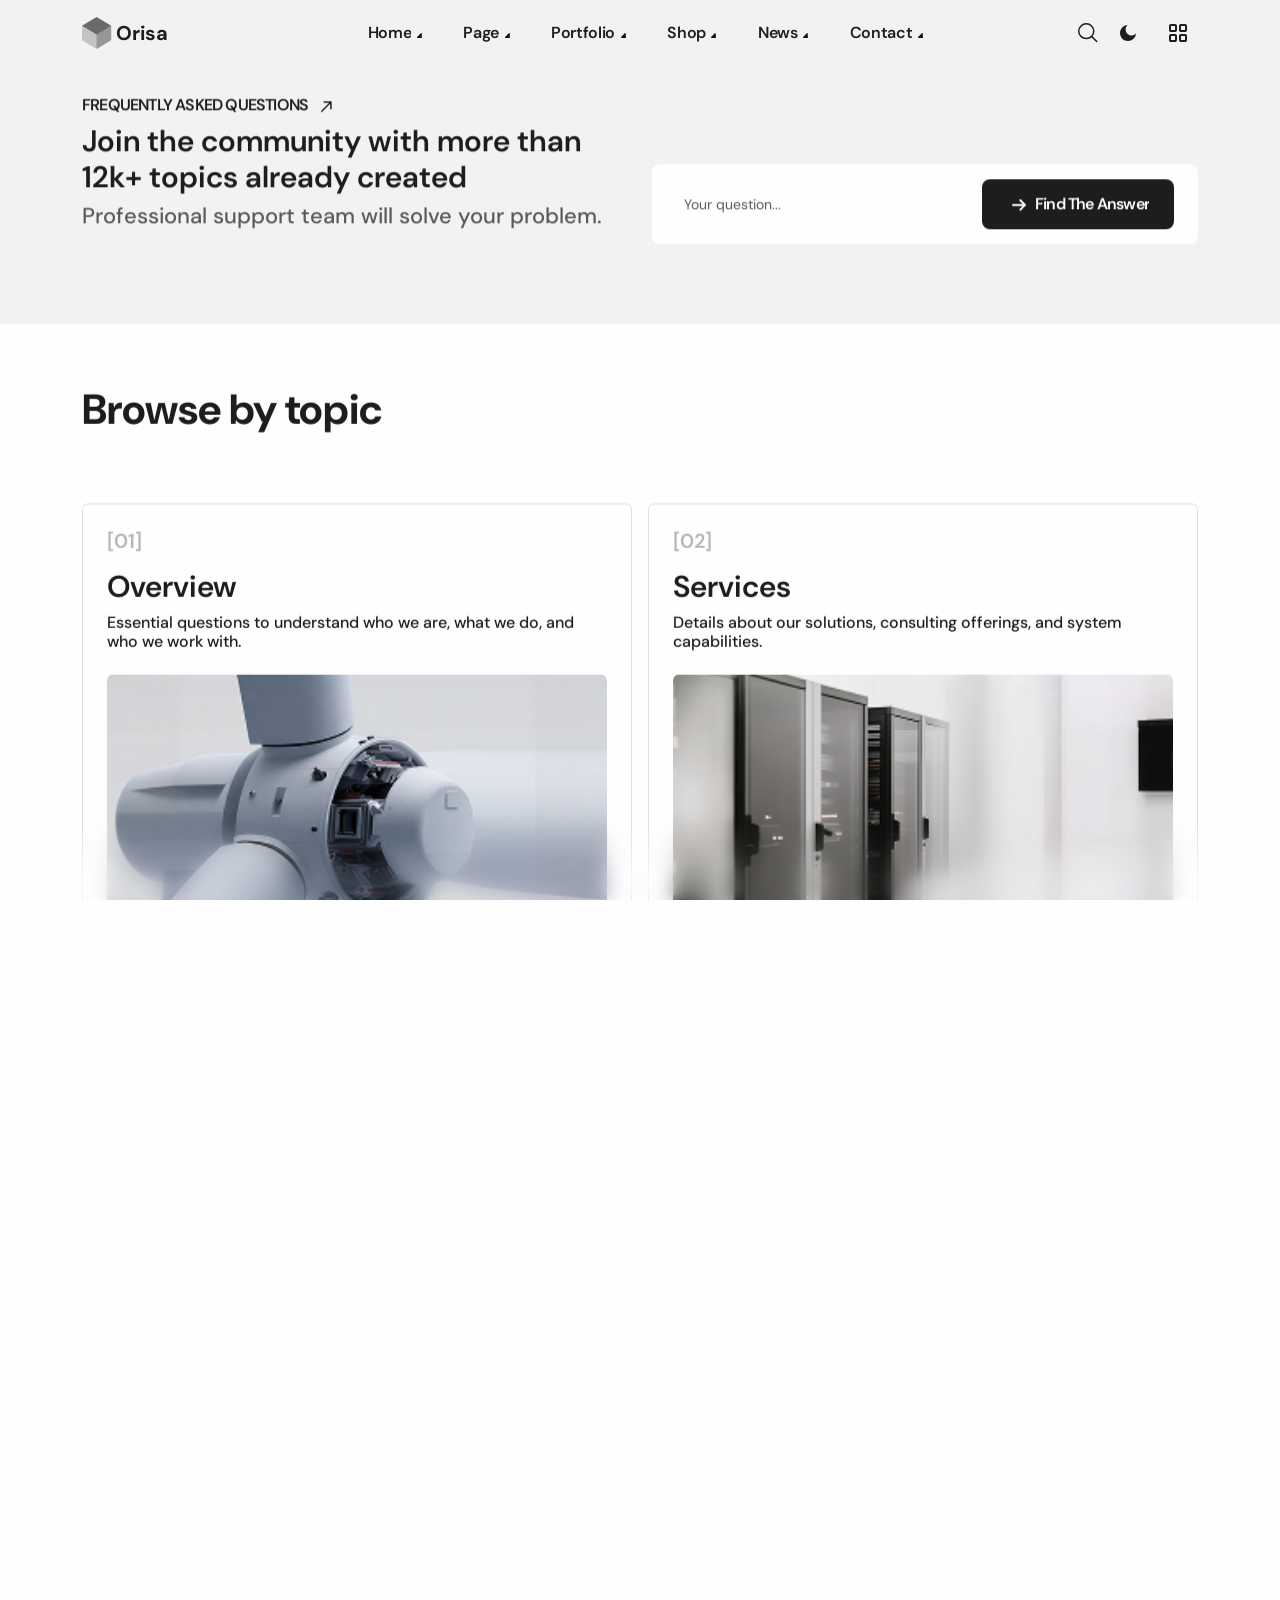
<file: faqs.html>
<!doctype html>
<html lang="en">

<head>
    <meta charset="UTF-8">
    <meta name="viewport" content="width=device-width, initial-scale=1.0">
    <meta http-equiv="x-ua-compatible" content="ie=edge">
    <meta name="description" content="Orisa — Creative Agency &amp; Portfolio HTML Template. Multi-demo layout kit built with Bootstrap 5.">
    <title>Orisa - Creative Agency & Portfolio HTML Template</title>
    <!-- Favicon icon-->
    <link rel="shortcut icon" type="image/x-icon" href="assets/imgs/template/logo/favicon.svg">

    <!-- Libs CSS -->
    <link rel="stylesheet" href="assets/css/vendors/carouselTicker.css">
    <link rel="stylesheet" href="assets/css/vendors/bootstrap.min.css">
    <link rel="stylesheet" href="assets/css/vendors/swiper-bundle.min.css">
    <link rel="stylesheet" href="assets/css/vendors/nice-select.css">
    <link rel="stylesheet" href="assets/css/vendors/font-awesome-pro.css">
    <link rel="stylesheet" href="assets/css/vendors/magnific-popup.css">
    <link rel="stylesheet" href="assets/css/vendors/odometer.css">
    <link rel="stylesheet" href="assets/css/vendors/spacing.css">

    <!-- Main CSS -->
    <link rel="stylesheet" href="assets/css/main.css">
</head>

<body class="at-magic-cursor">

    <!--search-form-start -->
    <div class="at-search-body-overlay"></div>
    <div class="at-search-form-toggle">
        <div class="container">
            <div class="row mb-60">
                <div class="col-lg-12">
                    <div class="at-search-top d-flex justify-content-between align-items-center">
                        <div class="at-header-logo at-search-logo">
                            <a href="index.html">
                                <img data-width="30" src="assets/imgs/template/logo/favicon.svg" alt="Orisa">
                                <p class="h6 fw-700 fz-24 mb-0">Orisa</p>
                            </a>
                        </div>
                        <button class="at-search-close">
                            <i class="fa-light fa-xmark"></i>
                        </button>
                    </div>
                </div>
            </div>
            <div class="row justify-content-center">
                <div class="col-lg-12">
                    <div class="at-search-form">
                        <form action="#">
                            <div class="at-search-form-input">
                                <input type="text" placeholder="Find what you need…" required>
                                <span class="at-search-focus-border"></span>
                                <button class="at-search-form-btn at-btn" type="submit">
                                    <span>
                                        <span class="text-1">Search</span>
                                        <span class="text-2">Search</span>
                                    </span>
                                    <i class="icon-arrow-right">
                                        <svg xmlns="http://www.w3.org/2000/svg" width="14" height="12" viewBox="0 0 14 12" fill="none">
                                            <path d="M8.33333 1L13 5.66667M13 5.66667L8.33333 10.3333M13 5.66667H1" stroke="currentColor" stroke-width="2" stroke-linecap="round" stroke-linejoin="round" />
                                        </svg>
                                        <svg xmlns="http://www.w3.org/2000/svg" width="14" height="12" viewBox="0 0 14 12" fill="none">
                                            <path d="M8.33333 1L13 5.66667M13 5.66667L8.33333 10.3333M13 5.66667H1" stroke="currentColor" stroke-width="2" stroke-linecap="round" stroke-linejoin="round" />
                                        </svg>
                                    </i>
                                </button>
                            </div>
                        </form>
                    </div>
                </div>
                <div class="col-12">
                    <div class="at-categories">
                        <h3 class="at-categories-title">Popular searches</h3>
                        <ul class="at-categories-list">
                            <li><a href="#" class="at-categories-item">UI / UX Design</a></li>
                            <li><a href="#" class="at-categories-item">Photography</a></li>
                            <li><a href="#" class="at-categories-item">Digital Marketing</a></li>
                            <li><a href="#" class="at-categories-item">Creative</a></li>
                            <li><a href="#" class="at-categories-item">Innovative</a></li>
                            <li><a href="#" class="at-categories-item">Visionary</a></li>
                            <li><a href="#" class="at-categories-item">Disruptive</a></li>
                            <li><a href="#" class="at-categories-item">Adaptive</a></li>
                            <li><a href="#" class="at-categories-item">Reliable</a></li>
                            <li><a href="#" class="at-categories-item">Scalable</a></li>
                            <li><a href="#" class="at-categories-item">Impactful</a></li>
                            <li><a href="#" class="at-categories-item">Dynamic</a></li>
                        </ul>
                    </div>
                </div>
            </div>
        </div>
    </div>
    <!-- search-form-end -->
    <header>

        <!-- header 2 area start -->
        <div class="at-header-area at-header-spacing header-transparent">
            <div class="container">
                <div class="row align-items-center">
                    <div class="col-xl-2 col-6">
                        <div class="at-header-logo">
                            <a href="index.html">
                                <img data-width="30" src="assets/imgs/template/logo/favicon.svg" alt="Orisa">
                                <p class="h6 fw-700 fz-24 mb-0">Orisa</p>
                            </a>
                        </div>
                    </div>
                    <div class="col-xl-8 mx-auto d-none d-xl-flex justify-content-center">
                        <div class="at-main-menu d-inline-flex justify-content-center">
                            <nav class="at-mobile-menu-active">
                                <ul>
                                    <li class="has-dropdown">
                                        <a href="#">Home</a>
                                        <div class="at-submenu submenu at-megamenu">
                                            <div class="row">
                                                <div class="col-xl-6">
                                                    <div class="at-megamenu-box">
                                                        <div class="at-megamenu-title-wrap">
                                                            <span class="at-megamenu-title">Light Version</span>
                                                            <svg xmlns="http://www.w3.org/2000/svg" width="13" height="13" viewBox="0 0 13 13" fill="none">
                                                                <path d="M10.0208 3.41421L1.41421 12.0208L0 10.6066L8.60659 2H1.02082V0H12.0208V11H10.0208V3.41421Z" fill="currentColor" />
                                                            </svg>
                                                        </div>
                                                        <ul>
                                                            <li><a href="index.html">01. Creative Agency</a></li>
                                                            <li><a href="index-2.html">02. Digital Agency</a></li>
                                                            <li><a href="index-3.html">03. Marketing Agency</a></li>
                                                            <li><a href="index-4.html">04. AI & Tech Agency</a></li>
                                                            <li><a href="index-5.html">05. Personal Creative</a></li>
                                                            <li><a href="index-6.html">06. Branding Studio</a></li>
                                                            <li><a href="index-7.html">07. Startup Agency</a></li>
                                                            <li><a href="index-8.html">08. UI/UX Agency</a></li>
                                                            <li><a href="index-9.html">09. Morden Agency</a></li>
                                                            <li><a href="index-10.html">10. 3D Studio</a></li>
                                                            <li><a href="index-11.html">11. Motion & Video Studio</a></li>
                                                            <li><a href="index-12.html">12. Minimal Portfolio</a></li>
                                                            <li><a href="index-13.html">13. Architecture Studio</a></li>
                                                            <li><a href="index-14.html">14. Photography Showcase</a></li>
                                                            <li><a href="index-15.html">15. Agency Portfolio</a></li>
                                                        </ul>
                                                    </div>
                                                </div>
                                                <div class="col-xl-6">
                                                    <div class="at-megamenu-box">
                                                        <div class="at-megamenu-title-wrap">
                                                            <span class="at-megamenu-title">Dark Version</span>
                                                            <svg xmlns="http://www.w3.org/2000/svg" width="13" height="13" viewBox="0 0 13 13" fill="none">
                                                                <path d="M10.0208 3.41421L1.41421 12.0208L0 10.6066L8.60659 2H1.02082V0H12.0208V11H10.0208V3.41421Z" fill="currentColor" />
                                                            </svg>
                                                        </div>
                                                        <ul>
                                                            <li><a href="index-dark.html">01. Creative Agency</a></li>
                                                            <li><a href="index-2-dark.html">02. Digital Agency</a></li>
                                                            <li><a href="index-3-dark.html">03. Marketing Agency</a></li>
                                                            <li><a href="index-4-dark.html">04. AI & Tech Agency</a></li>
                                                            <li><a href="index-5-dark.html">05. Personal Creative</a></li>
                                                            <li><a href="index-6-dark.html">06. Branding Studio</a></li>
                                                            <li><a href="index-7-dark.html">07. Startup Agency</a></li>
                                                            <li><a href="index-8-dark.html">08. UI/UX Agency</a></li>
                                                            <li><a href="index-9-dark.html">09. Morden Agency</a></li>
                                                            <li><a href="index-10-dark.html">10. 3D Studio</a></li>
                                                            <li><a href="index-11-dark.html">11. Motion & Video Studio</a></li>
                                                            <li><a href="index-12-dark.html">12. Minimal Portfolio</a></li>
                                                            <li><a href="index-13-dark.html">13. Architecture Studio</a></li>
                                                            <li><a href="index-14-dark.html">14. Photography Studio</a></li>
                                                            <li><a href="index-15-dark.html">15. Agency Portfolio</a></li>
                                                        </ul>
                                                    </div>
                                                </div>
                                            </div>
                                        </div>
                                    </li>
                                    <li class="has-dropdown">
                                        <a href="#">Page</a>
                                        <div class="at-submenu submenu at-megamenu">
                                            <div class="row">
                                                <div class="col-xl-4">
                                                    <div class="at-megamenu-box">
                                                        <div class="at-megamenu-title-wrap">
                                                            <span class="at-megamenu-title">About Us</span>
                                                            <svg xmlns="http://www.w3.org/2000/svg" width="13" height="13" viewBox="0 0 13 13" fill="none">
                                                                <path d="M10.0208 3.41421L1.41421 12.0208L0 10.6066L8.60659 2H1.02082V0H12.0208V11H10.0208V3.41421Z" fill="currentColor" />
                                                            </svg>
                                                        </div>
                                                        <ul>
                                                            <li><a href="about-1.html">About 01</a></li>
                                                            <li><a href="about-2.html">About 02</a></li>
                                                            <li><a href="about-3.html">About 03</a></li>
                                                        </ul>
                                                    </div>
                                                </div>
                                                <div class="col-xl-4">
                                                    <div class="at-megamenu-box">
                                                        <div class="at-megamenu-title-wrap">
                                                            <span class="at-megamenu-title">Services</span>
                                                            <svg xmlns="http://www.w3.org/2000/svg" width="13" height="13" viewBox="0 0 13 13" fill="none">
                                                                <path d="M10.0208 3.41421L1.41421 12.0208L0 10.6066L8.60659 2H1.02082V0H12.0208V11H10.0208V3.41421Z" fill="currentColor" />
                                                            </svg>
                                                        </div>
                                                        <ul>
                                                            <li><a href="services-1.html">Service 01</a></li>
                                                            <li><a href="services-2.html">Service 02</a></li>
                                                            <li><a href="services-3.html">Service 03</a></li>
                                                            <li><a href="services-details.html">Service Details</a></li>
                                                        </ul>
                                                    </div>
                                                </div>
                                                <div class="col-xl-4">
                                                    <div class="at-megamenu-box">
                                                        <div class="at-megamenu-title-wrap">
                                                            <span class="at-megamenu-title">Other</span>
                                                            <svg xmlns="http://www.w3.org/2000/svg" width="13" height="13" viewBox="0 0 13 13" fill="none">
                                                                <path d="M10.0208 3.41421L1.41421 12.0208L0 10.6066L8.60659 2H1.02082V0H12.0208V11H10.0208V3.41421Z" fill="currentColor" />
                                                            </svg>
                                                        </div>
                                                        <ul>
                                                            <li><a href="team.html">Team</a></li>
                                                            <li><a href="team-details.html">Team Details</a></li>
                                                            <li><a href="pricing.html">Pricing</a></li>
                                                            <li><a href="coming-soon.html">Coming Soon</a></li>
                                                            <li><a href="faqs.html">FAQs</a></li>
                                                            <li><a href="404.html">404 Page</a></li>
                                                        </ul>
                                                    </div>
                                                </div>
                                            </div>
                                        </div>
                                    </li>
                                    <li class="has-dropdown">
                                        <a href="#">Portfolio</a>
                                        <div class="at-submenu submenu at-megamenu">
                                            <div class="row">
                                                <div class="col-xl-4">
                                                    <div class="at-megamenu-box">
                                                        <div class="at-megamenu-title-wrap">
                                                            <span class="at-megamenu-title">Creative</span>
                                                            <svg xmlns="http://www.w3.org/2000/svg" width="13" height="13" viewBox="0 0 13 13" fill="none">
                                                                <path d="M10.0208 3.41421L1.41421 12.0208L0 10.6066L8.60659 2H1.02082V0H12.0208V11H10.0208V3.41421Z" fill="currentColor" />
                                                            </svg>
                                                        </div>
                                                        <ul>
                                                            <li><a href="portfolio-cinema.html">Portfolio Cinema</a></li>
                                                            <li><a href="portfolio-split.html">Portfolio Split</a></li>
                                                            <li><a href="portfolio-stack.html">Portfolio Stack</a></li>
                                                            <li><a href="portfolio-curtain.html">Portfolio Curtain</a></li>
                                                            <li><a href="portfolio-zstack.html">Portfolio Z-Stack</a></li>
                                                            <li><a href="portfolio-vista.html">Portfolio Vista</a></li>
                                                            <li><a href="portfolio-horizontal.html">Portfolio Horizontal</a></li>
                                                            <li><a href="portfolio-gallery.html">Portfolio Gallery</a></li>
                                                        </ul>
                                                    </div>
                                                </div>
                                                <div class="col-xl-4">
                                                    <div class="at-megamenu-box">
                                                        <div class="at-megamenu-title-wrap">
                                                            <span class="at-megamenu-title">Classic</span>
                                                            <svg xmlns="http://www.w3.org/2000/svg" width="13" height="13" viewBox="0 0 13 13" fill="none">
                                                                <path d="M10.0208 3.41421L1.41421 12.0208L0 10.6066L8.60659 2H1.02082V0H12.0208V11H10.0208V3.41421Z" fill="currentColor" />
                                                            </svg>
                                                        </div>
                                                        <ul>
                                                            <li><a href="portfolio-1.html">Portfolio 01</a></li>
                                                            <li><a href="portfolio-2.html">Portfolio 02</a></li>
                                                            <li><a href="portfolio-3.html">Portfolio 03</a></li>
                                                            <li><a href="portfolio-4.html">Portfolio 04</a></li>
                                                            <li><a href="portfolio-5.html">Portfolio 05</a></li>
                                                            <li><a href="portfolio-6.html">Portfolio 06</a></li>
                                                        </ul>
                                                    </div>
                                                </div>
                                                <div class="col-xl-4">
                                                    <div class="at-megamenu-box">
                                                        <div class="at-megamenu-title-wrap">
                                                            <span class="at-megamenu-title">Details</span>
                                                            <svg xmlns="http://www.w3.org/2000/svg" width="13" height="13" viewBox="0 0 13 13" fill="none">
                                                                <path d="M10.0208 3.41421L1.41421 12.0208L0 10.6066L8.60659 2H1.02082V0H12.0208V11H10.0208V3.41421Z" fill="currentColor" />
                                                            </svg>
                                                        </div>
                                                        <ul>
                                                            <li><a href="portfolio-details-1.html">Portfolio Details 01</a></li>
                                                            <li><a href="portfolio-details-2.html">Portfolio Details 02</a></li>
                                                            <li><a href="portfolio-details-3.html">Portfolio Details 03</a></li>
                                                            <li><a href="portfolio-details-4.html">Portfolio Details 04</a></li>
                                                            <li><a href="portfolio-details-5.html">Portfolio Details 05</a></li>
                                                            <li><a href="portfolio-details-6.html">Portfolio Details 06</a></li>
                                                        </ul>
                                                    </div>
                                                </div>
                                            </div>
                                        </div>
                                    </li>
                                    <li class="has-dropdown">
                                        <a href="#">Shop</a>
                                        <ul class="at-submenu submenu">
                                            <li><a href="product-archive.html">Products Listing</a></li>
                                            <li><a href="product-details.html">Product Details</a></li>
                                            <li><a href="product-cart.html">Cart</a></li>
                                            <li><a href="product-checkout.html">Checkout</a></li>
                                        </ul>
                                    </li>
                                    <li class="has-dropdown">
                                        <a href="#">News</a>
                                        <ul class="at-submenu submenu">
                                            <li><a href="archive-1.html">Blog 01</a></li>
                                            <li><a href="archive-2.html">Blog 02</a></li>
                                            <li><a href="archive-3.html">Blog 03</a></li>
                                            <li><a href="archive-4.html">Blog 04</a></li>
                                            <li><a href="blog-details.html">Post Details</a></li>
                                        </ul>
                                    </li>
                                    <li class="has-dropdown">
                                        <a href="#">Contact</a>
                                        <ul class="at-submenu submenu">
                                            <li><a href="contact-1.html">Contact 01</a></li>
                                            <li><a href="contact-2.html">Contact 02</a></li>
                                        </ul>
                                    </li>
                                </ul>
                            </nav>
                        </div>
                    </div>
                    <div class="col-xl-2 col-6">
                        <div class="at-header-right gap-3 d-flex justify-content-end align-items-center">
                            <button class="at-header-search-btn at-search-click">
                                <svg width="20" height="20" viewBox="0 0 20 20" fill="none" xmlns="http://www.w3.org/2000/svg">
                                    <path d="M18.7508 18.5233L13.5538 13.392M13.5538 13.392C14.9604 12.0032 15.7506 10.1196 15.7506 8.15551C15.7506 6.19144 14.9604 4.30782 13.5538 2.91902C12.1472 1.53022 10.2395 0.75 8.25028 0.75C6.26108 0.75 4.35336 1.53022 2.94678 2.91902C1.54021 4.30782 0.75 6.19144 0.75 8.15551C0.75 10.1196 1.54021 12.0032 2.94678 13.392C4.35336 14.7808 6.26108 15.561 8.25028 15.561C10.2395 15.561 12.1472 14.7808 13.5538 13.392Z" stroke="currentColor" stroke-width="1.5" stroke-linecap="round" stroke-linejoin="round" />
                                </svg>
                            </button>
                            <div class="dark-light-mode">
                                <label for="switch" class="toggle dark-light-switcher">
                                    <input type="checkbox" class="input" id="switch">
                                    <span class="icon icon--moon">
                                        <svg xmlns="http://www.w3.org/2000/svg" width="16" height="16" viewBox="0 0 16 16" fill="none">
                                            <path d="M7.51166 0C6.33857 1.09609 5.6053 2.65694 5.6053 4.38904C5.6053 7.70586 8.29416 10.3947 11.611 10.3947C13.3431 10.3947 14.9039 9.66146 16 8.48836C15.7439 12.6798 12.2635 16 8.00757 16C3.58511 16 0 12.4149 0 7.99245C0 3.73655 3.32017 0.256105 7.51166 0Z" fill="currentColor" />
                                        </svg>
                                    </span>
                                    <span class="icon icon--sun">
                                        <svg xmlns="http://www.w3.org/2000/svg" viewBox="0 0 24 24" fill="currentColor" width="28" height="28">
                                            <path d="M12 2.25a.75.75 0 01.75.75v2.25a.75.75 0 01-1.5 0V3a.75.75 0 01.75-.75zM7.5 12a4.5 4.5 0 119 0 4.5 4.5 0 01-9 0zM18.894 6.166a.75.75 0 00-1.06-1.06l-1.591 1.59a.75.75 0 101.06 1.061l1.591-1.59zM21.75 12a.75.75 0 01-.75.75h-2.25a.75.75 0 010-1.5H21a.75.75 0 01.75.75zM17.834 18.894a.75.75 0 001.06-1.06l-1.59-1.591a.75.75 0 10-1.061 1.06l1.59 1.591zM12 18a.75.75 0 01.75.75V21a.75.75 0 01-1.5 0v-2.25A.75.75 0 0112 18zM7.758 17.303a.75.75 0 00-1.061-1.06l-1.591 1.59a.75.75 0 001.06 1.061l1.591-1.59zM6 12a.75.75 0 01-.75.75H3a.75.75 0 010-1.5h2.25A.75.75 0 016 12zM6.697 7.757a.75.75 0 001.06-1.06l-1.59-1.591a.75.75 0 00-1.061 1.06l1.59 1.591z">
                                            </path>
                                        </svg>
                                    </span>
                                </label>
                            </div>
                            <button class="at-menu-bar at-header-sidebar-btn">
                                <svg xmlns="http://www.w3.org/2000/svg" width="18" height="18" viewBox="0 0 18 18" fill="none">
                                    <path d="M1 2C1 1.73478 1.10536 1.48043 1.29289 1.29289C1.48043 1.10536 1.73478 1 2 1H6C6.26522 1 6.51957 1.10536 6.70711 1.29289C6.89464 1.48043 7 1.73478 7 2V6C7 6.26522 6.89464 6.51957 6.70711 6.70711C6.51957 6.89464 6.26522 7 6 7H2C1.73478 7 1.48043 6.89464 1.29289 6.70711C1.10536 6.51957 1 6.26522 1 6V2ZM11 2C11 1.73478 11.1054 1.48043 11.2929 1.29289C11.4804 1.10536 11.7348 1 12 1H16C16.2652 1 16.5196 1.10536 16.7071 1.29289C16.8946 1.48043 17 1.73478 17 2V6C17 6.26522 16.8946 6.51957 16.7071 6.70711C16.5196 6.89464 16.2652 7 16 7H12C11.7348 7 11.4804 6.89464 11.2929 6.70711C11.1054 6.51957 11 6.26522 11 6V2ZM1 12C1 11.7348 1.10536 11.4804 1.29289 11.2929C1.48043 11.1054 1.73478 11 2 11H6C6.26522 11 6.51957 11.1054 6.70711 11.2929C6.89464 11.4804 7 11.7348 7 12V16C7 16.2652 6.89464 16.5196 6.70711 16.7071C6.51957 16.8946 6.26522 17 6 17H2C1.73478 17 1.48043 16.8946 1.29289 16.7071C1.10536 16.5196 1 16.2652 1 16V12ZM11 12C11 11.7348 11.1054 11.4804 11.2929 11.2929C11.4804 11.1054 11.7348 11 12 11H16C16.2652 11 16.5196 11.1054 16.7071 11.2929C16.8946 11.4804 17 11.7348 17 12V16C17 16.2652 16.8946 16.5196 16.7071 16.7071C16.5196 16.8946 16.2652 17 16 17H12C11.7348 17 11.4804 16.8946 11.2929 16.7071C11.1054 16.5196 11 16.2652 11 16V12Z" stroke="currentColor" stroke-width="2" stroke-linecap="round" stroke-linejoin="round" />
                                </svg>
                            </button>
                        </div>
                    </div>
                </div>
            </div>
        </div>
        <!-- header area end -->

        <!-- sticky-menu-area -->
        <button id="header-sticky" class="hamburger-open-btn hamburger-sticky-menu">
            <span>MENU</span>
            <span class="icon">

                <svg xmlns="http://www.w3.org/2000/svg" width="24" height="24" viewBox="0 0 24 24" fill="none">
                    <path d="M4 5C4 4.73478 4.10536 4.48043 4.29289 4.29289C4.48043 4.10536 4.73478 4 5 4H9C9.26522 4 9.51957 4.10536 9.70711 4.29289C9.89464 4.48043 10 4.73478 10 5V9C10 9.26522 9.89464 9.51957 9.70711 9.70711C9.51957 9.89464 9.26522 10 9 10H5C4.73478 10 4.48043 9.89464 4.29289 9.70711C4.10536 9.51957 4 9.26522 4 9V5ZM14 5C14 4.73478 14.1054 4.48043 14.2929 4.29289C14.4804 4.10536 14.7348 4 15 4H19C19.2652 4 19.5196 4.10536 19.7071 4.29289C19.8946 4.48043 20 4.73478 20 5V9C20 9.26522 19.8946 9.51957 19.7071 9.70711C19.5196 9.89464 19.2652 10 19 10H15C14.7348 10 14.4804 9.89464 14.2929 9.70711C14.1054 9.51957 14 9.26522 14 9V5ZM4 15C4 14.7348 4.10536 14.4804 4.29289 14.2929C4.48043 14.1054 4.73478 14 5 14H9C9.26522 14 9.51957 14.1054 9.70711 14.2929C9.89464 14.4804 10 14.7348 10 15V19C10 19.2652 9.89464 19.5196 9.70711 19.7071C9.51957 19.8946 9.26522 20 9 20H5C4.73478 20 4.48043 19.8946 4.29289 19.7071C4.10536 19.5196 4 19.2652 4 19V15ZM14 15C14 14.7348 14.1054 14.4804 14.2929 14.2929C14.4804 14.1054 14.7348 14 15 14H19C19.2652 14 19.5196 14.1054 19.7071 14.2929C19.8946 14.4804 20 14.7348 20 15V19C20 19.2652 19.8946 19.5196 19.7071 19.7071C19.5196 19.8946 19.2652 20 19 20H15C14.7348 20 14.4804 19.8946 14.2929 19.7071C14.1054 19.5196 14 19.2652 14 19V15Z" stroke="currentColor" stroke-width="2" stroke-linecap="round" stroke-linejoin="round" />
                </svg>
            </span>
        </button>
        <!-- sticky-menu-end -->

    </header>
    <!-- at-offcanvus-area-start -->
    <div class="at-offcanvas-area">
        <div class="at-offcanvas">
            <div class="at-offcanvas-top d-flex align-items-center justify-content-between">
                <div class="at-offcanvas-logo">
                    <a href="index.html">
                        <img data-width="30" src="assets/imgs/template/logo/favicon.svg" alt="Orisa">
                        <p class="h6 fw-700 fz-24 mb-0">Orisa</p>
                    </a>
                </div>
                <div class="at-offcanvas-close-btn">
                    <button class="close-btn">
                        <svg width="37" height="38" viewBox="0 0 37 38" fill="none" xmlns="http://www.w3.org/2000/svg">
                            <path d="M9.19141 9.80762L27.5762 28.1924" stroke="currentColor" stroke-width="1.5" stroke-linecap="round" stroke-linejoin="round" />
                            <path d="M9.19141 28.1924L27.5762 9.80761" stroke="currentColor" stroke-width="1.5" stroke-linecap="round" stroke-linejoin="round" />
                        </svg>
                    </button>
                </div>
            </div>
            <div class="at-offcanvas-content d-none d-xl-block">
                <h3 class="at-offcanvas-title">Howdy!</h3>
                <p class="fz-font-lg">We blend strategy, creativity, and technology to help brands grow, connect, and stand out in an ever-evolving digital world. </p>
            </div>
            <div class="at-offcanvas-menu d-xl-none pb-50">
                <nav></nav>
            </div>
            <div class="at-offcanvas-gallery d-none d-xl-block">
                <div class="sec-2-home-5__avatars-row d-flex gap-2">
                    <div class="sec-2-home-5__avatar-sm at-offcanvas-gallery-img">
                        <img class="img-cover" src="assets/imgs/template/avatar/avatar-10.webp" alt="orisa">
                    </div>
                    <div class="sec-2-home-5__avatar-sm at-offcanvas-gallery-img">
                        <img class="img-cover" src="assets/imgs/template/avatar/avatar-11.webp" alt="orisa">
                    </div>
                    <div class="sec-2-home-5__avatar-sm at-offcanvas-gallery-img">
                        <img class="img-cover" src="assets/imgs/template/avatar/avatar-12.webp" alt="orisa">
                    </div>
                    <div class="sec-2-home-5__avatar-sm at-offcanvas-gallery-img">
                        <img class="img-cover" src="assets/imgs/template/avatar/avatar-13.webp" alt="orisa">
                    </div>
                    <div class="sec-2-home-5__avatar-sm at-offcanvas-gallery-img">
                        <img class="img-cover" src="assets/imgs/template/avatar/avatar-14.webp" alt="orisa">
                    </div>
                </div>
            </div>
            <div class="at-offcanvas-contact">
                <h4 class="h5 at-offcanvas-title sm">Get in touch</h4>
                <ul>
                    <li><a class="fz-font-lg" href="tel:2125557398">(212) 555-7398</a></li>
                    <li><a class="fz-font-lg" href="mailto:hello@aleric.com">hello@orisa.com</a></li>
                    <li>
                        <a class="fz-font-lg" href="#">
                            245 Fifth Avenue, Suite 1800 <br>
                            New York, NY 10016, USA
                        </a>
                    </li>
                </ul>
            </div>
            <div class="at-offcanvas-social">
                <h3 class="at-offcanvas-title sm">Follow Us</h3>
                <ul class="at-offcanvas-social__grid">
                    <li>
                        <a href="#" class="at-offcanvas-social__link" aria-label="Twitter">
                            <svg xmlns="http://www.w3.org/2000/svg" width="18" height="18" viewBox="0 0 16 15" fill="none" aria-hidden="true">
                                <path fill-rule="evenodd" clip-rule="evenodd" d="M0 0H5.25L8.98421 5.21053L13.5 0H15.5L9.8895 6.47368L16 15H10.75L7.01579 9.7895L2.5 15H0.5L6.11053 8.52632L0 0ZM11.5204 13.5L2.92043 1.5H4.47957L13.0796 13.5H11.5204Z" fill="currentColor" />
                            </svg>
                            <span>Twitter</span>
                        </a>
                    </li>
                    <li>
                        <a href="#" class="at-offcanvas-social__link" aria-label="Facebook">
                            <svg xmlns="http://www.w3.org/2000/svg" width="18" height="18" viewBox="0 0 18 18" fill="none" aria-hidden="true">
                                <path d="M12.4024 18V11.0344H14.7347L15.0838 8.3265H12.4024V6.59765C12.4024 5.81364 12.62 5.27934 13.7443 5.27934L15.1783 5.27867V2.85676C14.9302 2.82382 14.0791 2.75006 13.0888 2.75006C11.0213 2.75006 9.606 4.01198 9.606 6.32952V8.3265H7.2677V11.0344H9.606V18H1C0.44772 18 0 17.5523 0 17V1C0 0.44772 0.44772 0 1 0H17C17.5523 0 18 0.44772 18 1V17C18 17.5523 17.5523 18 17 18H12.4024Z" fill="currentColor" />
                            </svg>
                            <span>Facebook</span>
                        </a>
                    </li>
                    <li>
                        <a href="#" class="at-offcanvas-social__link" aria-label="LinkedIn">
                            <svg xmlns="http://www.w3.org/2000/svg" width="18" height="18" viewBox="0 0 18 18" fill="none" aria-hidden="true">
                                <path d="M15.3352 15.339H12.6697V11.1622C12.6697 10.1662 12.6495 8.8845 11.2807 8.8845C9.89102 8.8845 9.67872 9.9683 9.67872 11.0887V15.339H7.01322V6.75H9.57372V7.9207H9.60822C9.96602 7.2457 10.836 6.53325 12.1357 6.53325C14.8365 6.53325 15.336 8.3108 15.336 10.6245L15.3352 15.339ZM4.00275 5.57475C3.14475 5.57475 2.4555 4.88025 2.4555 4.026C2.4555 3.1725 3.1455 2.47875 4.00275 2.47875C4.85775 2.47875 5.55075 3.1725 5.55075 4.026C5.55075 4.88025 4.857 5.57475 4.00275 5.57475ZM5.33925 15.339H2.66625V6.75H5.33925V15.339ZM16.6687 0H1.32825C0.594 0 0 0.5805 0 1.29675V16.7033C0 17.4202 0.594 18 1.32825 18H16.6665C17.4 18 18 17.4202 18 16.7033V1.29675C18 0.5805 17.4 0 16.6665 0H16.6687Z" fill="currentColor" />
                            </svg>
                            <span>Linkedin</span>
                        </a>
                    </li>
                    <li>
                        <a href="#" class="at-offcanvas-social__link" aria-label="Instagram">
                            <svg xmlns="http://www.w3.org/2000/svg" width="18" height="18" viewBox="0 0 18 18" fill="none" aria-hidden="true">
                                <path d="M9.92475 0C10.9376 0.00167406 11.4509 0.00703828 11.8945 0.0202418L12.0692 0.025948C12.2709 0.0331213 12.47 0.0421215 12.7101 0.0533719C13.6678 0.0976265 14.3211 0.249129 14.8949 0.471887C15.4881 0.700648 15.9892 1.00966 16.4894 1.50993C16.9889 2.0102 17.298 2.51271 17.5275 3.10448C17.7494 3.67751 17.901 4.33153 17.946 5.28931C17.9567 5.52933 17.9653 5.72841 17.9725 5.93024L17.9781 6.10492C17.9913 6.5484 17.9973 7.06177 17.9992 8.07471L17.9999 8.74577C18 8.82777 18 8.91237 18 8.99967L17.9999 9.25357L17.9994 9.92472C17.9977 10.9376 17.9923 11.451 17.9791 11.8944L17.9734 12.0691C17.9662 12.271 17.9572 12.4701 17.946 12.7101C17.9017 13.6679 17.7494 14.3211 17.5275 14.8949C17.2987 15.4882 16.9889 15.9892 16.4894 16.4895C15.9892 16.989 15.4859 17.298 14.8949 17.5275C14.3211 17.7495 13.6678 17.901 12.7101 17.946C12.47 17.9567 12.2709 17.9654 12.0692 17.9725L11.8945 17.9781C11.4509 17.9914 10.9376 17.9973 9.92475 17.9993L9.25359 18C9.1716 18 9.087 18 8.99969 18H8.7458L8.07464 17.9994C7.06175 17.9977 6.54839 17.9924 6.1049 17.9791L5.93022 17.9734C5.72839 17.9662 5.5293 17.9572 5.2893 17.946C4.33151 17.9018 3.67899 17.7495 3.10448 17.5275C2.51195 17.2988 2.01018 16.989 1.50992 16.4895C1.00965 15.9892 0.701394 15.4859 0.471886 14.8949C0.249129 14.3211 0.0983735 13.6679 0.053372 12.7101C0.0426796 12.4701 0.0339582 12.271 0.026893 12.0691L0.0212318 11.8944C0.00806435 11.451 0.00206123 10.9376 0.000117163 9.92472L0 8.07471C0.00167406 7.06177 0.00702925 6.5484 0.0202327 6.10492L0.0259479 5.93024C0.0331212 5.72841 0.0421216 5.52933 0.053372 5.28931C0.0976175 4.33078 0.249129 3.67825 0.471886 3.10448C0.700638 2.51196 1.00965 2.0102 1.50992 1.50993C2.01018 1.00966 2.51271 0.701396 3.10448 0.471887C3.67825 0.249129 4.33077 0.0983735 5.2893 0.0533719C5.5293 0.0426885 5.72839 0.0339673 5.93022 0.026902L6.1049 0.0212407C6.54839 0.00806417 7.06175 0.00206102 8.07464 0.000116949L9.92475 0ZM8.99969 4.49953C6.51298 4.49953 4.49952 6.51518 4.49952 8.99967C4.49952 11.4864 6.51517 13.4998 8.99969 13.4998C11.4864 13.4998 13.4998 11.4842 13.4998 8.99967C13.4998 6.513 11.4841 4.49953 8.99969 4.49953ZM8.99969 6.2996C10.491 6.2996 11.6998 7.50805 11.6998 8.99967C11.6998 10.4909 10.4913 11.6998 8.99969 11.6998C7.50843 11.6998 6.29958 10.4914 6.29958 8.99967C6.29958 7.50841 7.50798 6.2996 8.99969 6.2996ZM13.7249 3.14949C13.1045 3.14949 12.5998 3.65342 12.5998 4.27376C12.5998 4.89411 13.1037 5.39882 13.7249 5.39882C14.3452 5.39882 14.8499 4.89489 14.8499 4.27376C14.8499 3.65342 14.3443 3.14871 13.7249 3.14949Z" fill="currentColor" />
                            </svg>
                            <span>Instagram</span>
                        </a>
                    </li>
                    <li>
                        <a href="#" class="at-offcanvas-social__link" aria-label="Youtube">
                            <svg xmlns="http://www.w3.org/2000/svg" width="18" height="13" viewBox="0 0 18 13" fill="none" aria-hidden="true">
                                <path fill-rule="evenodd" clip-rule="evenodd" d="M16.0322 0.388283C16.8071 0.602295 17.4162 1.23059 17.6237 2.03009C17.9985 3.47775 18 6.49997 18 6.49997C18 6.49997 18 9.52214 17.6237 10.9698C17.4162 11.7694 16.8071 12.3977 16.0322 12.6116C14.6291 13 8.99997 13 8.99997 13C8.99997 13 3.37092 13 1.96772 12.6116C1.1928 12.3977 0.583804 11.7694 0.376354 10.9698C-3.83173e-08 9.52214 0 6.49997 0 6.49997C0 6.49997 -3.83173e-08 3.47775 0.376354 2.03009C0.583804 1.23059 1.1928 0.602295 1.96772 0.388283C3.37092 1.18595e-07 8.99997 0 8.99997 0C8.99997 0 14.6291 1.18595e-07 16.0322 0.388283ZM11.8751 6.50027L7.19879 9.2855V3.71499L11.8751 6.50027Z" fill="currentColor" />
                            </svg>
                            <span>Youtube</span>
                        </a>
                    </li>
                </ul>
            </div>
        </div>
    </div>
    <div class="body-overlay"></div>
    <!-- at-offcanvus-area-end -->

    <!-- offcanvas 2 start -->
    <div class="at-offcanvas-2-area">
        <div class="offcanvas-bg"></div>
        <div class="at-offcanvas-2-wrapper offcanvas-menu">
            <div class="at-offcanvas-2-left">
                <div class="at-header-logo d-flex justify-content-between align-items-center mb-50">
                    <a href="index.html">
                        <img class="dark-mode-invert" data-width="30" src="assets/imgs/template/logo/favicon.svg" alt="Orisa">
                        <p class="h6 fw-700 fz-24 mb-0">Orisa</p>
                    </a>
                    <span class="hamburger-close-btn">
                        <svg width="37" height="38" viewBox="0 0 37 38" fill="none" xmlns="http://www.w3.org/2000/svg">
                            <path d="M9.19141 9.80762L27.5762 28.1924" stroke="currentColor" stroke-width="1.5" stroke-linecap="round" stroke-linejoin="round" />
                            <path d="M9.19141 28.1924L27.5762 9.80761" stroke="currentColor" stroke-width="1.5" stroke-linecap="round" stroke-linejoin="round" />
                        </svg>
                    </span>
                </div>
                <div class="at-offcanvas-menu counter-row">
                    <nav></nav>
                </div>
                <div class="at-offcanvas-social">
                    <ul class="at-offcanvas-social__grid">
                        <li>
                            <a href="#" class="at-offcanvas-social__link" aria-label="Twitter">
                                <svg xmlns="http://www.w3.org/2000/svg" width="18" height="18" viewBox="0 0 16 15" fill="none" aria-hidden="true">
                                    <path fill-rule="evenodd" clip-rule="evenodd" d="M0 0H5.25L8.98421 5.21053L13.5 0H15.5L9.8895 6.47368L16 15H10.75L7.01579 9.7895L2.5 15H0.5L6.11053 8.52632L0 0ZM11.5204 13.5L2.92043 1.5H4.47957L13.0796 13.5H11.5204Z" fill="currentColor" />
                                </svg>
                                <span>Twitter</span>
                            </a>
                        </li>
                        <li>
                            <a href="#" class="at-offcanvas-social__link" aria-label="Facebook">
                                <svg xmlns="http://www.w3.org/2000/svg" width="18" height="18" viewBox="0 0 18 18" fill="none" aria-hidden="true">
                                    <path d="M12.4024 18V11.0344H14.7347L15.0838 8.3265H12.4024V6.59765C12.4024 5.81364 12.62 5.27934 13.7443 5.27934L15.1783 5.27867V2.85676C14.9302 2.82382 14.0791 2.75006 13.0888 2.75006C11.0213 2.75006 9.606 4.01198 9.606 6.32952V8.3265H7.2677V11.0344H9.606V18H1C0.44772 18 0 17.5523 0 17V1C0 0.44772 0.44772 0 1 0H17C17.5523 0 18 0.44772 18 1V17C18 17.5523 17.5523 18 17 18H12.4024Z" fill="currentColor" />
                                </svg>
                                <span>Facebook</span>
                            </a>
                        </li>
                        <li>
                            <a href="#" class="at-offcanvas-social__link" aria-label="LinkedIn">
                                <svg xmlns="http://www.w3.org/2000/svg" width="18" height="18" viewBox="0 0 18 18" fill="none" aria-hidden="true">
                                    <path d="M15.3352 15.339H12.6697V11.1622C12.6697 10.1662 12.6495 8.8845 11.2807 8.8845C9.89102 8.8845 9.67872 9.9683 9.67872 11.0887V15.339H7.01322V6.75H9.57372V7.9207H9.60822C9.96602 7.2457 10.836 6.53325 12.1357 6.53325C14.8365 6.53325 15.336 8.3108 15.336 10.6245L15.3352 15.339ZM4.00275 5.57475C3.14475 5.57475 2.4555 4.88025 2.4555 4.026C2.4555 3.1725 3.1455 2.47875 4.00275 2.47875C4.85775 2.47875 5.55075 3.1725 5.55075 4.026C5.55075 4.88025 4.857 5.57475 4.00275 5.57475ZM5.33925 15.339H2.66625V6.75H5.33925V15.339ZM16.6687 0H1.32825C0.594 0 0 0.5805 0 1.29675V16.7033C0 17.4202 0.594 18 1.32825 18H16.6665C17.4 18 18 17.4202 18 16.7033V1.29675C18 0.5805 17.4 0 16.6665 0H16.6687Z" fill="currentColor" />
                                </svg>
                                <span>Linkedin</span>
                            </a>
                        </li>
                        <li>
                            <a href="#" class="at-offcanvas-social__link" aria-label="Instagram">
                                <svg xmlns="http://www.w3.org/2000/svg" width="18" height="18" viewBox="0 0 18 18" fill="none" aria-hidden="true">
                                    <path d="M9.92475 0C10.9376 0.00167406 11.4509 0.00703828 11.8945 0.0202418L12.0692 0.025948C12.2709 0.0331213 12.47 0.0421215 12.7101 0.0533719C13.6678 0.0976265 14.3211 0.249129 14.8949 0.471887C15.4881 0.700648 15.9892 1.00966 16.4894 1.50993C16.9889 2.0102 17.298 2.51271 17.5275 3.10448C17.7494 3.67751 17.901 4.33153 17.946 5.28931C17.9567 5.52933 17.9653 5.72841 17.9725 5.93024L17.9781 6.10492C17.9913 6.5484 17.9973 7.06177 17.9992 8.07471L17.9999 8.74577C18 8.82777 18 8.91237 18 8.99967L17.9999 9.25357L17.9994 9.92472C17.9977 10.9376 17.9923 11.451 17.9791 11.8944L17.9734 12.0691C17.9662 12.271 17.9572 12.4701 17.946 12.7101C17.9017 13.6679 17.7494 14.3211 17.5275 14.8949C17.2987 15.4882 16.9889 15.9892 16.4894 16.4895C15.9892 16.989 15.4859 17.298 14.8949 17.5275C14.3211 17.7495 13.6678 17.901 12.7101 17.946C12.47 17.9567 12.2709 17.9654 12.0692 17.9725L11.8945 17.9781C11.4509 17.9914 10.9376 17.9973 9.92475 17.9993L9.25359 18C9.1716 18 9.087 18 8.99969 18H8.7458L8.07464 17.9994C7.06175 17.9977 6.54839 17.9924 6.1049 17.9791L5.93022 17.9734C5.72839 17.9662 5.5293 17.9572 5.2893 17.946C4.33151 17.9018 3.67899 17.7495 3.10448 17.5275C2.51195 17.2988 2.01018 16.989 1.50992 16.4895C1.00965 15.9892 0.701394 15.4859 0.471886 14.8949C0.249129 14.3211 0.0983735 13.6679 0.053372 12.7101C0.0426796 12.4701 0.0339582 12.271 0.026893 12.0691L0.0212318 11.8944C0.00806435 11.451 0.00206123 10.9376 0.000117163 9.92472L0 8.07471C0.00167406 7.06177 0.00702925 6.5484 0.0202327 6.10492L0.0259479 5.93024C0.0331212 5.72841 0.0421216 5.52933 0.053372 5.28931C0.0976175 4.33078 0.249129 3.67825 0.471886 3.10448C0.700638 2.51196 1.00965 2.0102 1.50992 1.50993C2.01018 1.00966 2.51271 0.701396 3.10448 0.471887C3.67825 0.249129 4.33077 0.0983735 5.2893 0.0533719C5.5293 0.0426885 5.72839 0.0339673 5.93022 0.026902L6.1049 0.0212407C6.54839 0.00806417 7.06175 0.00206102 8.07464 0.000116949L9.92475 0ZM8.99969 4.49953C6.51298 4.49953 4.49952 6.51518 4.49952 8.99967C4.49952 11.4864 6.51517 13.4998 8.99969 13.4998C11.4864 13.4998 13.4998 11.4842 13.4998 8.99967C13.4998 6.513 11.4841 4.49953 8.99969 4.49953ZM8.99969 6.2996C10.491 6.2996 11.6998 7.50805 11.6998 8.99967C11.6998 10.4909 10.4913 11.6998 8.99969 11.6998C7.50843 11.6998 6.29958 10.4914 6.29958 8.99967C6.29958 7.50841 7.50798 6.2996 8.99969 6.2996ZM13.7249 3.14949C13.1045 3.14949 12.5998 3.65342 12.5998 4.27376C12.5998 4.89411 13.1037 5.39882 13.7249 5.39882C14.3452 5.39882 14.8499 4.89489 14.8499 4.27376C14.8499 3.65342 14.3443 3.14871 13.7249 3.14949Z" fill="currentColor" />
                                </svg>
                                <span>Instagram</span>
                            </a>
                        </li>
                        <li>
                            <a href="#" class="at-offcanvas-social__link" aria-label="Youtube">
                                <svg xmlns="http://www.w3.org/2000/svg" width="18" height="13" viewBox="0 0 18 13" fill="none" aria-hidden="true">
                                    <path fill-rule="evenodd" clip-rule="evenodd" d="M16.0322 0.388283C16.8071 0.602295 17.4162 1.23059 17.6237 2.03009C17.9985 3.47775 18 6.49997 18 6.49997C18 6.49997 18 9.52214 17.6237 10.9698C17.4162 11.7694 16.8071 12.3977 16.0322 12.6116C14.6291 13 8.99997 13 8.99997 13C8.99997 13 3.37092 13 1.96772 12.6116C1.1928 12.3977 0.583804 11.7694 0.376354 10.9698C-3.83173e-08 9.52214 0 6.49997 0 6.49997C0 6.49997 -3.83173e-08 3.47775 0.376354 2.03009C0.583804 1.23059 1.1928 0.602295 1.96772 0.388283C3.37092 1.18595e-07 8.99997 0 8.99997 0C8.99997 0 14.6291 1.18595e-07 16.0322 0.388283ZM11.8751 6.50027L7.19879 9.2855V3.71499L11.8751 6.50027Z" fill="currentColor" />
                                </svg>
                                <span>Youtube</span>
                            </a>
                        </li>
                    </ul>
                </div>
                <span class="hamburger-close-btn hamburger-mobile-close-btn d-md-none">CLOSE</span>
            </div>
        </div>
    </div>
    <!-- offcanvas 2 end -->
    <div class="px-blur-bottom"></div>
    <!-- Begin magic cursor -->
    <div id="magic-cursor" class="cursor-black-bg">
        <div id="ball"></div>
    </div>
    <!-- End magic cursor -->
    <div id="smooth-wrapper">
        <div id="smooth-content" class="z-index-3">
            <main class="bg-neutral-0">
                <!-- FAQs section 1 -->
                <div class="sec-1-faqs overflow-hidden pt-150 pb-120 bg-neutral-50">
                    <div class="container">
                        <div class="row g-4 align-items-end">
                            <div class="col-xxl-5 col-lg-6 pt-lg-0 pt-100">
                                <span class="at-btn common-black text-uppercase bg-transparent mb-10 rounded-0 p-0">
                                    <span class="text-uppercase">
                                        <span class="text-1">Frequently Asked Questions</span>
                                        <span class="text-2">Frequently Asked Questions</span>
                                    </span>
                                    <i>
                                        <svg width="11" height="11" viewBox="0 0 11 11" fill="none" xmlns="http://www.w3.org/2000/svg">
                                            <path d="M0.21967 9.40717C-0.0732232 9.70006 -0.0732232 10.1749 0.21967 10.4678C0.512563 10.7607 0.987437 10.7607 1.28033 10.4678L0.21967 9.40717ZM10.6875 0.75C10.6875 0.335786 10.3517 2.97145e-09 9.9375 1.50485e-07L3.1875 -2.70983e-07C2.77329 -2.70983e-07 2.4375 0.335786 2.4375 0.75C2.4375 1.16421 2.77329 1.5 3.1875 1.5H9.1875V7.5C9.1875 7.91421 9.52329 8.25 9.9375 8.25C10.3517 8.25 10.6875 7.91421 10.6875 7.5L10.6875 0.75ZM0.75 9.9375L1.28033 10.4678L10.4678 1.28033L9.9375 0.75L9.40717 0.21967L0.21967 9.40717L0.75 9.9375Z" fill="currentColor" />
                                        </svg>
                                        <svg width="11" height="11" viewBox="0 0 11 11" fill="none" xmlns="http://www.w3.org/2000/svg">
                                            <path d="M0.21967 9.40717C-0.0732232 9.70006 -0.0732232 10.1749 0.21967 10.4678C0.512563 10.7607 0.987437 10.7607 1.28033 10.4678L0.21967 9.40717ZM10.6875 0.75C10.6875 0.335786 10.3517 2.97145e-09 9.9375 1.50485e-07L3.1875 -2.70983e-07C2.77329 -2.70983e-07 2.4375 0.335786 2.4375 0.75C2.4375 1.16421 2.77329 1.5 3.1875 1.5H9.1875V7.5C9.1875 7.91421 9.52329 8.25 9.9375 8.25C10.3517 8.25 10.6875 7.91421 10.6875 7.5L10.6875 0.75ZM0.75 9.9375L1.28033 10.4678L10.4678 1.28033L9.9375 0.75L9.40717 0.21967L0.21967 9.40717L0.75 9.9375Z" fill="currentColor" />
                                        </svg>
                                    </i>
                                </span>
                                <h4 class="section-title d-flex fw-600">Join the community with more than 12k+ topics already created</h4>
                                <p class="neutral-600 fz-font-xl">Professional support team will solve your problem.</p>
                            </div>
                            <div class="col-xxl-5 col-lg-6 ms-auto">
                                <div class="input-subscribe p-relative changeless">
                                    <input placeholder="Your question..." type="text" class="bg-neutral-0">
                                    <button class="at-btn p-absolute end-0 top-50 bg-neutral-900 rounded-3 translate-middle-y me-4">
                                        <i class="icon-arrow-right">
                                            <svg xmlns="http://www.w3.org/2000/svg" width="14" height="12" viewBox="0 0 14 12" fill="none">
                                                <path d="M8.33333 1L13 5.66667M13 5.66667L8.33333 10.3333M13 5.66667H1" stroke="currentColor" stroke-width="2" stroke-linecap="round" stroke-linejoin="round" />
                                            </svg>
                                            <svg xmlns="http://www.w3.org/2000/svg" width="14" height="12" viewBox="0 0 14 12" fill="none">
                                                <path d="M8.33333 1L13 5.66667M13 5.66667L8.33333 10.3333M13 5.66667H1" stroke="currentColor" stroke-width="2" stroke-linecap="round" stroke-linejoin="round" />
                                            </svg>
                                        </i>
                                        <span>
                                            <span class="text-1">Find the answer</span>
                                            <span class="text-2">Find the answer</span>
                                        </span>
                                    </button>
                                </div>
                            </div>
                        </div>
                    </div>
                </div>
                <!-- FAQs section 2 -->
                <div class="sec-2-faqs at-item-anime-area pt-100 pb-120">
                    <div class="container">
                        <div class="row">
                            <div class="col-12">
                                <h3>Browse by topic</h3>
                            </div>
                        </div>
                        <div class="row g-3 pt-100">
                            <div class="col-xxl-3 col-md-6">
                                <div class="at-service-card hover-up border-100 no-before rounded-2 overflow-hidden p-relative bg-neutral-0 z-index-3">
                                    <a href="#" class="p-absolute top-0 left-0 w-100 h-100"></a>
                                    <div class="at-service-card-content m-xxl-5 m-4">
                                        <div class="at-service-card-number">
                                            <span class="h6 fw-600 neutral-300 d-block">[01]</span>
                                        </div>
                                        <h4 class="mt-3 fw-600"><a href="#">Overview</a></h4>
                                        <div class="at-service-card-description">
                                            <p class="mb-0 neutral-900">Essential questions to understand who we are, what we do, and who we work with.</p>
                                        </div>
                                        <div class="at-service-card-img rounded-2 fix mt-4 hover-effect-1">
                                            <img class="img-cover rounded-2" src="assets/imgs/pages/img-161.webp" alt="orisa">
                                        </div>
                                    </div>
                                </div>
                            </div>
                            <div class="col-xxl-3 col-md-6">
                                <div class="at-service-card hover-up border-100 rounded-2 overflow-hidden p-relative bg-neutral-0">
                                    <a href="#" class="p-absolute top-0 left-0 w-100 h-100"></a>
                                    <div class="at-service-card-content m-xxl-5 m-4">
                                        <div class="at-service-card-number">
                                            <span class="h6 fw-600 neutral-300 d-block">[02]</span>
                                        </div>
                                        <h4 class="mt-3 fw-600"><a href="#">Services</a></h4>
                                        <div class="at-service-card-description">
                                            <p class="mb-0 neutral-900">Details about our solutions, consulting offerings, and system capabilities.</p>
                                        </div>
                                        <div class="at-service-card-img rounded-2 fix mt-4 hover-effect-1">
                                            <img class="img-cover rounded-2" src="assets/imgs/pages/img-162.webp" alt="orisa">
                                        </div>
                                    </div>
                                </div>
                            </div>
                            <div class="col-xxl-3 col-md-6">
                                <div class="at-service-card hover-up border-100 rounded-2 overflow-hidden p-relative bg-neutral-0">
                                    <a href="#" class="p-absolute top-0 left-0 w-100 h-100"></a>
                                    <div class="at-service-card-content m-xxl-5 m-4">
                                        <div class="at-service-card-number">
                                            <span class="h6 fw-600 neutral-300">[03]</span>
                                        </div>
                                        <h4 class="mt-3 fw-600"><a href="#">Process</a></h4>
                                        <div class="at-service-card-description">
                                            <p class="mb-0 neutral-900">How we approach problems, execute projects, and collaborate with clients.</p>
                                        </div>
                                        <div class="at-service-card-img rounded-2 fix mt-4 hover-effect-1">
                                            <img class="img-cover rounded-2" src="assets/imgs/pages/img-163.webp" alt="orisa">
                                        </div>
                                    </div>
                                </div>
                            </div>
                            <div class="col-xxl-3 col-md-6">
                                <div class="at-service-card hover-up border-100 rounded-2 overflow-hidden p-relative bg-neutral-0">
                                    <a href="#" class="p-absolute top-0 left-0 w-100 h-100"></a>
                                    <div class="at-service-card-content m-xxl-5 m-4">
                                        <div class="at-service-card-number">
                                            <span class="h6 fw-600 neutral-300 d-block">[04]</span>
                                        </div>
                                        <h4 class="mt-3 fw-600"><a href="#">Support</a></h4>
                                        <div class="at-service-card-description">
                                            <p class="mb-0 neutral-900">Post-launch support, maintenance, updates, and system optimization.</p>
                                        </div>
                                        <div class="at-service-card-img rounded-2 fix mt-4 hover-effect-1">
                                            <img class="img-cover rounded-2" src="assets/imgs/pages/img-164.webp" alt="orisa">
                                        </div>
                                    </div>
                                </div>
                            </div>
                        </div>
                    </div>
                </div>
                <!-- FAQs section 3 -->
                <div class="sec-3-faqs p-relative z-n1 pb-100">
                    <div class="scroll-section">
                        <div class="wrapper">
                            <div class="item bg-neutral-0 d-block">
                                <div class="pt-100 border-top-100">
                                    <div class="container">
                                        <div class="row g-4">
                                            <div class="col-lg-4 h-100">
                                                <span class="at-btn common-black text-uppercase bg-transparent mb-10 rounded-0 p-0">
                                                    <span class="text-uppercase">
                                                        <span class="text-1">[ 01 ]</span>
                                                        <span class="text-2">[ 01 ]</span>
                                                    </span>
                                                    <i>
                                                        <svg width="11" height="11" viewBox="0 0 11 11" fill="none" xmlns="http://www.w3.org/2000/svg">
                                                            <path d="M0.21967 9.40717C-0.0732232 9.70006 -0.0732232 10.1749 0.21967 10.4678C0.512563 10.7607 0.987437 10.7607 1.28033 10.4678L0.21967 9.40717ZM10.6875 0.75C10.6875 0.335786 10.3517 2.97145e-09 9.9375 1.50485e-07L3.1875 -2.70983e-07C2.77329 -2.70983e-07 2.4375 0.335786 2.4375 0.75C2.4375 1.16421 2.77329 1.5 3.1875 1.5H9.1875V7.5C9.1875 7.91421 9.52329 8.25 9.9375 8.25C10.3517 8.25 10.6875 7.91421 10.6875 7.5L10.6875 0.75ZM0.75 9.9375L1.28033 10.4678L10.4678 1.28033L9.9375 0.75L9.40717 0.21967L0.21967 9.40717L0.75 9.9375Z" fill="currentColor" />
                                                        </svg>
                                                        <svg width="11" height="11" viewBox="0 0 11 11" fill="none" xmlns="http://www.w3.org/2000/svg">
                                                            <path d="M0.21967 9.40717C-0.0732232 9.70006 -0.0732232 10.1749 0.21967 10.4678C0.512563 10.7607 0.987437 10.7607 1.28033 10.4678L0.21967 9.40717ZM10.6875 0.75C10.6875 0.335786 10.3517 2.97145e-09 9.9375 1.50485e-07L3.1875 -2.70983e-07C2.77329 -2.70983e-07 2.4375 0.335786 2.4375 0.75C2.4375 1.16421 2.77329 1.5 3.1875 1.5H9.1875V7.5C9.1875 7.91421 9.52329 8.25 9.9375 8.25C10.3517 8.25 10.6875 7.91421 10.6875 7.5L10.6875 0.75ZM0.75 9.9375L1.28033 10.4678L10.4678 1.28033L9.9375 0.75L9.40717 0.21967L0.21967 9.40717L0.75 9.9375Z" fill="currentColor" />
                                                        </svg>
                                                    </i>
                                                </span>
                                                <h3 class="reveal-text">General Information</h3>
                                                <h4 class="h6 fw-500 mb-0 fz-font-lg">Essential questions to understand who we are, what we do, and who we work with.</h4>

                                                <div class="section-title-pin"></div>
                                            </div>
                                            <div class="col-lg-7 offset-lg-1 p-relative">
                                                <div class="accordion p-relative z-index-3" id="accordionFaq1">
                                                    <div class="at-faq-item bg-neutral-0 border-100 rounded-4">
                                                        <div class="at-faq-header d-flex gap-2">
                                                            <div class="box-number">
                                                                <span class="at-faq-number">1</span>
                                                            </div>
                                                            <button class="at-faq-button" type="button" data-bs-toggle="collapse" data-bs-target="#collapseFaq1-1" aria-expanded="true" aria-controls="collapseFaq1-1">What does your agency do?</button>
                                                        </div>
                                                        <div id="collapseFaq1-1" class="at-faq-collapse collapse show" data-bs-parent="#accordionFaq1">
                                                            <div class="at-faq-body">
                                                                <p>We help brands grow through strategy, design, and digital experiences that connect with people.</p>
                                                            </div>
                                                        </div>
                                                    </div>
                                                    <div class="at-faq-item bg-neutral-0 border-100 rounded-4">
                                                        <div class="at-faq-header d-flex gap-2">
                                                            <div class="box-number">
                                                                <span class="at-faq-number">2</span>
                                                            </div>
                                                            <button class="at-faq-button collapsed" type="button" data-bs-toggle="collapse" data-bs-target="#collapseFaq1-2" aria-expanded="false" aria-controls="collapseFaq1-2">Who do you typically work with?</button>
                                                        </div>
                                                        <div id="collapseFaq1-2" class="at-faq-collapse collapse" data-bs-parent="#accordionFaq1">
                                                            <div class="at-faq-body">
                                                                <p>We work with startups, growing businesses, and established brands across industries.</p>
                                                            </div>
                                                        </div>
                                                    </div>
                                                    <div class="at-faq-item bg-neutral-0 border-100 rounded-4">
                                                        <div class="at-faq-header d-flex gap-2">
                                                            <div class="box-number">
                                                                <span class="at-faq-number">3</span>
                                                            </div>
                                                            <button class="at-faq-button collapsed" type="button" data-bs-toggle="collapse" data-bs-target="#collapseFaq1-3" aria-expanded="false" aria-controls="collapseFaq1-3">Are you a full-service creative agency?</button>
                                                        </div>
                                                        <div id="collapseFaq1-3" class="at-faq-collapse collapse" data-bs-parent="#accordionFaq1">
                                                            <div class="at-faq-body">
                                                                <p>Yes, we provide end-to-end services from strategy to execution.</p>
                                                            </div>
                                                        </div>
                                                    </div>
                                                    <div class="at-faq-item bg-neutral-0 border-100 rounded-4">
                                                        <div class="at-faq-header d-flex gap-2">
                                                            <div class="box-number">
                                                                <span class="at-faq-number">4</span>
                                                            </div>
                                                            <button class="at-faq-button collapsed" type="button" data-bs-toggle="collapse" data-bs-target="#collapseFaq1-4" aria-expanded="false" aria-controls="collapseFaq1-4">Do you work with international clients?</button>
                                                        </div>
                                                        <div id="collapseFaq1-4" class="at-faq-collapse collapse" data-bs-parent="#accordionFaq1">
                                                            <div class="at-faq-body">
                                                                <p>Yes, we collaborate with clients worldwide across different time zones.</p>
                                                            </div>
                                                        </div>
                                                    </div>
                                                </div>
                                            </div>
                                        </div>
                                    </div>
                                </div>
                            </div>
                            <div class="item bg-neutral-0 d-block">
                                <div class="pt-100 border-top-100">
                                    <div class="container">
                                        <div class="row g-4">
                                            <div class="col-lg-4 h-100">
                                                <span class="at-btn common-black text-uppercase bg-transparent mb-10 rounded-0 p-0">
                                                    <span class="text-uppercase">
                                                        <span class="text-1">[ 02 ]</span>
                                                        <span class="text-2">[ 02 ]</span>
                                                    </span>
                                                    <i>
                                                        <svg width="11" height="11" viewBox="0 0 11 11" fill="none" xmlns="http://www.w3.org/2000/svg">
                                                            <path d="M0.21967 9.40717C-0.0732232 9.70006 -0.0732232 10.1749 0.21967 10.4678C0.512563 10.7607 0.987437 10.7607 1.28033 10.4678L0.21967 9.40717ZM10.6875 0.75C10.6875 0.335786 10.3517 2.97145e-09 9.9375 1.50485e-07L3.1875 -2.70983e-07C2.77329 -2.70983e-07 2.4375 0.335786 2.4375 0.75C2.4375 1.16421 2.77329 1.5 3.1875 1.5H9.1875V7.5C9.1875 7.91421 9.52329 8.25 9.9375 8.25C10.3517 8.25 10.6875 7.91421 10.6875 7.5L10.6875 0.75ZM0.75 9.9375L1.28033 10.4678L10.4678 1.28033L9.9375 0.75L9.40717 0.21967L0.21967 9.40717L0.75 9.9375Z" fill="currentColor" />
                                                        </svg>
                                                        <svg width="11" height="11" viewBox="0 0 11 11" fill="none" xmlns="http://www.w3.org/2000/svg">
                                                            <path d="M0.21967 9.40717C-0.0732232 9.70006 -0.0732232 10.1749 0.21967 10.4678C0.512563 10.7607 0.987437 10.7607 1.28033 10.4678L0.21967 9.40717ZM10.6875 0.75C10.6875 0.335786 10.3517 2.97145e-09 9.9375 1.50485e-07L3.1875 -2.70983e-07C2.77329 -2.70983e-07 2.4375 0.335786 2.4375 0.75C2.4375 1.16421 2.77329 1.5 3.1875 1.5H9.1875V7.5C9.1875 7.91421 9.52329 8.25 9.9375 8.25C10.3517 8.25 10.6875 7.91421 10.6875 7.5L10.6875 0.75ZM0.75 9.9375L1.28033 10.4678L10.4678 1.28033L9.9375 0.75L9.40717 0.21967L0.21967 9.40717L0.75 9.9375Z" fill="currentColor" />
                                                        </svg>
                                                    </i>
                                                </span>
                                                <h3 class="reveal-text">
                                                    Services <br>
                                                    and Solutions
                                                </h3>
                                                <h4 class="h6 fw-500 mb-0 fz-font-lg">Details about our AI solutions, consulting offerings, and system capabilities.</h4>

                                                <div class="section-title-pin"></div>
                                            </div>
                                            <div class="col-lg-7 offset-lg-1 p-relative">
                                                <div class="accordion p-relative z-index-3" id="accordionFaq2">
                                                    <div class="at-faq-item bg-neutral-0 border-100 rounded-4">
                                                        <div class="at-faq-header d-flex gap-2">
                                                            <div class="box-number">
                                                                <span class="at-faq-number">1</span>
                                                            </div>
                                                            <button class="at-faq-button" type="button" data-bs-toggle="collapse" data-bs-target="#collapseFaq2-1" aria-expanded="true" aria-controls="collapseFaq2-1">What services do you offer?</button>
                                                        </div>
                                                        <div id="collapseFaq2-1" class="at-faq-collapse collapse show" data-bs-parent="#accordionFaq2">
                                                            <div class="at-faq-body">
                                                                <p>We help brands grow through strategy, design, and digital experiences that connect with people.</p>
                                                            </div>
                                                        </div>
                                                    </div>
                                                    <div class="at-faq-item bg-neutral-0 border-100 rounded-4">
                                                        <div class="at-faq-header d-flex gap-2">
                                                            <div class="box-number">
                                                                <span class="at-faq-number">2</span>
                                                            </div>
                                                            <button class="at-faq-button collapsed" type="button" data-bs-toggle="collapse" data-bs-target="#collapseFaq2-2" aria-expanded="false" aria-controls="collapseFaq2-2">Do you offer custom solutions?</button>
                                                        </div>
                                                        <div id="collapseFaq2-2" class="at-faq-collapse collapse" data-bs-parent="#accordionFaq2">
                                                            <div class="at-faq-body">
                                                                <p>Yes, every solution is tailored to each client’s goals and needs.</p>
                                                            </div>
                                                        </div>
                                                    </div>
                                                    <div class="at-faq-item bg-neutral-0 border-100 rounded-4">
                                                        <div class="at-faq-header d-flex gap-2">
                                                            <div class="box-number">
                                                                <span class="at-faq-number">3</span>
                                                            </div>
                                                            <button class="at-faq-button collapsed" type="button" data-bs-toggle="collapse" data-bs-target="#collapseFaq2-3" aria-expanded="false" aria-controls="collapseFaq2-3">Can you handle both design and development?</button>
                                                        </div>
                                                        <div id="collapseFaq2-3" class="at-faq-collapse collapse" data-bs-parent="#accordionFaq2">
                                                            <div class="at-faq-body">
                                                                <p>Yes, our team covers both design and full-stack development.</p>
                                                            </div>
                                                        </div>
                                                    </div>
                                                    <div class="at-faq-item bg-neutral-0 border-100 rounded-4">
                                                        <div class="at-faq-header d-flex gap-2">
                                                            <div class="box-number">
                                                                <span class="at-faq-number">4</span>
                                                            </div>
                                                            <button class="at-faq-button collapsed" type="button" data-bs-toggle="collapse" data-bs-target="#collapseFaq2-4" aria-expanded="false" aria-controls="collapseFaq2-4">Do you work on one-time projects or ongoing partnerships?</button>
                                                        </div>
                                                        <div id="collapseFaq2-4" class="at-faq-collapse collapse" data-bs-parent="#accordionFaq2">
                                                            <div class="at-faq-body">
                                                                <p>We offer both one-time projects and long-term collaborations.</p>
                                                            </div>
                                                        </div>
                                                    </div>
                                                </div>
                                            </div>
                                        </div>
                                    </div>
                                </div>
                            </div>
                            <div class="item bg-neutral-0 d-block">
                                <div class="pt-100 border-top-100">
                                    <div class="container">
                                        <div class="row g-4">
                                            <div class="col-lg-4 h-100">
                                                <span class="at-btn common-black text-uppercase bg-transparent mb-10 rounded-0 p-0">
                                                    <span class="text-uppercase">
                                                        <span class="text-1">[ 03 ]</span>
                                                        <span class="text-2">[ 03 ]</span>
                                                    </span>
                                                    <i>
                                                        <svg width="11" height="11" viewBox="0 0 11 11" fill="none" xmlns="http://www.w3.org/2000/svg">
                                                            <path d="M0.21967 9.40717C-0.0732232 9.70006 -0.0732232 10.1749 0.21967 10.4678C0.512563 10.7607 0.987437 10.7607 1.28033 10.4678L0.21967 9.40717ZM10.6875 0.75C10.6875 0.335786 10.3517 2.97145e-09 9.9375 1.50485e-07L3.1875 -2.70983e-07C2.77329 -2.70983e-07 2.4375 0.335786 2.4375 0.75C2.4375 1.16421 2.77329 1.5 3.1875 1.5H9.1875V7.5C9.1875 7.91421 9.52329 8.25 9.9375 8.25C10.3517 8.25 10.6875 7.91421 10.6875 7.5L10.6875 0.75ZM0.75 9.9375L1.28033 10.4678L10.4678 1.28033L9.9375 0.75L9.40717 0.21967L0.21967 9.40717L0.75 9.9375Z" fill="currentColor" />
                                                        </svg>
                                                        <svg width="11" height="11" viewBox="0 0 11 11" fill="none" xmlns="http://www.w3.org/2000/svg">
                                                            <path d="M0.21967 9.40717C-0.0732232 9.70006 -0.0732232 10.1749 0.21967 10.4678C0.512563 10.7607 0.987437 10.7607 1.28033 10.4678L0.21967 9.40717ZM10.6875 0.75C10.6875 0.335786 10.3517 2.97145e-09 9.9375 1.50485e-07L3.1875 -2.70983e-07C2.77329 -2.70983e-07 2.4375 0.335786 2.4375 0.75C2.4375 1.16421 2.77329 1.5 3.1875 1.5H9.1875V7.5C9.1875 7.91421 9.52329 8.25 9.9375 8.25C10.3517 8.25 10.6875 7.91421 10.6875 7.5L10.6875 0.75ZM0.75 9.9375L1.28033 10.4678L10.4678 1.28033L9.9375 0.75L9.40717 0.21967L0.21967 9.40717L0.75 9.9375Z" fill="currentColor" />
                                                        </svg>
                                                    </i>
                                                </span>
                                                <h3 class="reveal-text">Process & Collaboration</h3>
                                                <h4 class="h6 fw-500 mb-0 fz-font-lg">How we approach problems, execute projects, and collaborate with clients.</h4>

                                                <div class="section-title-pin"></div>
                                            </div>
                                            <div class="col-lg-7 offset-lg-1 p-relative">
                                                <div class="accordion p-relative z-index-3" id="accordionFaq3">
                                                    <div class="at-faq-item bg-neutral-0 border-100 rounded-4">
                                                        <div class="at-faq-header d-flex gap-2">
                                                            <div class="box-number">
                                                                <span class="at-faq-number">1</span>
                                                            </div>
                                                            <button class="at-faq-button" type="button" data-bs-toggle="collapse" data-bs-target="#collapseFaq3-1" aria-expanded="true" aria-controls="collapseFaq3-1">How do projects usually start?</button>
                                                        </div>
                                                        <div id="collapseFaq3-1" class="at-faq-collapse collapse show" data-bs-parent="#accordionFaq3">
                                                            <div class="at-faq-body">
                                                                <p>Projects begin with a discovery phase to understand objectives, data readiness, and system constraints.</p>
                                                            </div>
                                                        </div>
                                                    </div>
                                                    <div class="at-faq-item bg-neutral-0 border-100 rounded-4">
                                                        <div class="at-faq-header d-flex gap-2">
                                                            <div class="box-number">
                                                                <span class="at-faq-number">2</span>
                                                            </div>
                                                            <button class="at-faq-button collapsed" type="button" data-bs-toggle="collapse" data-bs-target="#collapseFaq3-2" aria-expanded="false" aria-controls="collapseFaq3-2">How do you communicate during a project?</button>
                                                        </div>
                                                        <div id="collapseFaq3-2" class="at-faq-collapse collapse" data-bs-parent="#accordionFaq3">
                                                            <div class="at-faq-body">
                                                                <p>We communicate regularly through meetings, emails, and project tools.</p>
                                                            </div>
                                                        </div>
                                                    </div>
                                                    <div class="at-faq-item bg-neutral-0 border-100 rounded-4">
                                                        <div class="at-faq-header d-flex gap-2">
                                                            <div class="box-number">
                                                                <span class="at-faq-number">3</span>
                                                            </div>
                                                            <button class="at-faq-button collapsed" type="button" data-bs-toggle="collapse" data-bs-target="#collapseFaq3-3" aria-expanded="false" aria-controls="collapseFaq3-3">How long does a typical project take?</button>
                                                        </div>
                                                        <div id="collapseFaq3-3" class="at-faq-collapse collapse" data-bs-parent="#accordionFaq3">
                                                            <div class="at-faq-body">
                                                                <p>Timelines vary based on scope, but most projects take 4–12 weeks.</p>
                                                            </div>
                                                        </div>
                                                    </div>
                                                    <div class="at-faq-item bg-neutral-0 border-100 rounded-4">
                                                        <div class="at-faq-header d-flex gap-2">
                                                            <div class="box-number">
                                                                <span class="at-faq-number">4</span>
                                                            </div>
                                                            <button class="at-faq-button collapsed" type="button" data-bs-toggle="collapse" data-bs-target="#collapseFaq3-4" aria-expanded="false" aria-controls="collapseFaq3-4">Can the scope change during development?</button>
                                                        </div>
                                                        <div id="collapseFaq3-4" class="at-faq-collapse collapse" data-bs-parent="#accordionFaq3">
                                                            <div class="at-faq-body">
                                                                <p>Yes, scope changes are managed through a clear change process.</p>
                                                            </div>
                                                        </div>
                                                    </div>
                                                </div>
                                            </div>
                                        </div>
                                    </div>
                                </div>
                            </div>
                            <div class="item bg-neutral-0 d-block">
                                <div class="pt-100 border-top-100">
                                    <div class="container">
                                        <div class="row g-4">
                                            <div class="col-lg-4 h-100">
                                                <span class="at-btn common-black text-uppercase bg-transparent mb-10 rounded-0 p-0">
                                                    <span class="text-uppercase">
                                                        <span class="text-1">[ 04 ]</span>
                                                        <span class="text-2">[ 04 ]</span>
                                                    </span>
                                                    <i>
                                                        <svg width="11" height="11" viewBox="0 0 11 11" fill="none" xmlns="http://www.w3.org/2000/svg">
                                                            <path d="M0.21967 9.40717C-0.0732232 9.70006 -0.0732232 10.1749 0.21967 10.4678C0.512563 10.7607 0.987437 10.7607 1.28033 10.4678L0.21967 9.40717ZM10.6875 0.75C10.6875 0.335786 10.3517 2.97145e-09 9.9375 1.50485e-07L3.1875 -2.70983e-07C2.77329 -2.70983e-07 2.4375 0.335786 2.4375 0.75C2.4375 1.16421 2.77329 1.5 3.1875 1.5H9.1875V7.5C9.1875 7.91421 9.52329 8.25 9.9375 8.25C10.3517 8.25 10.6875 7.91421 10.6875 7.5L10.6875 0.75ZM0.75 9.9375L1.28033 10.4678L10.4678 1.28033L9.9375 0.75L9.40717 0.21967L0.21967 9.40717L0.75 9.9375Z" fill="currentColor" />
                                                        </svg>
                                                        <svg width="11" height="11" viewBox="0 0 11 11" fill="none" xmlns="http://www.w3.org/2000/svg">
                                                            <path d="M0.21967 9.40717C-0.0732232 9.70006 -0.0732232 10.1749 0.21967 10.4678C0.512563 10.7607 0.987437 10.7607 1.28033 10.4678L0.21967 9.40717ZM10.6875 0.75C10.6875 0.335786 10.3517 2.97145e-09 9.9375 1.50485e-07L3.1875 -2.70983e-07C2.77329 -2.70983e-07 2.4375 0.335786 2.4375 0.75C2.4375 1.16421 2.77329 1.5 3.1875 1.5H9.1875V7.5C9.1875 7.91421 9.52329 8.25 9.9375 8.25C10.3517 8.25 10.6875 7.91421 10.6875 7.5L10.6875 0.75ZM0.75 9.9375L1.28033 10.4678L10.4678 1.28033L9.9375 0.75L9.40717 0.21967L0.21967 9.40717L0.75 9.9375Z" fill="currentColor" />
                                                        </svg>
                                                    </i>
                                                </span>
                                                <h3 class="reveal-text">
                                                    Engagement <br>
                                                    and Support
                                                </h3>
                                                <h4 class="h6 fw-500 mb-0 fz-font-lg">Post-launch support, maintenance, updates, and system optimization.</h4>

                                                <div class="section-title-pin"></div>
                                            </div>
                                            <div class="col-lg-7 offset-lg-1 p-relative">
                                                <div class="accordion p-relative z-index-3" id="accordionFaq4">
                                                    <div class="at-faq-item bg-neutral-0 border-100 rounded-4">
                                                        <div class="at-faq-header d-flex gap-2">
                                                            <div class="box-number">
                                                                <span class="at-faq-number">1</span>
                                                            </div>
                                                            <button class="at-faq-button" type="button" data-bs-toggle="collapse" data-bs-target="#collapseFaq4-1" aria-expanded="true" aria-controls="collapseFaq4-1">How do you price your services?</button>
                                                        </div>
                                                        <div id="collapseFaq4-1" class="at-faq-collapse collapse show" data-bs-parent="#accordionFaq4">
                                                            <div class="at-faq-body">
                                                                <p>Pricing is based on project scope, complexity, and engagement type.</p>
                                                            </div>
                                                        </div>
                                                    </div>
                                                    <div class="at-faq-item bg-neutral-0 border-100 rounded-4">
                                                        <div class="at-faq-header d-flex gap-2">
                                                            <div class="box-number">
                                                                <span class="at-faq-number">2</span>
                                                            </div>
                                                            <button class="at-faq-button collapsed" type="button" data-bs-toggle="collapse" data-bs-target="#collapseFaq4-2" aria-expanded="false" aria-controls="collapseFaq4-2">Do you offer fixed or hourly pricing?</button>
                                                        </div>
                                                        <div id="collapseFaq4-2" class="at-faq-collapse collapse" data-bs-parent="#accordionFaq4">
                                                            <div class="at-faq-body">
                                                                <p>We offer both fixed-price and hourly engagement models.</p>
                                                            </div>
                                                        </div>
                                                    </div>
                                                    <div class="at-faq-item bg-neutral-0 border-100 rounded-4">
                                                        <div class="at-faq-header d-flex gap-2">
                                                            <div class="box-number">
                                                                <span class="at-faq-number">3</span>
                                                            </div>
                                                            <button class="at-faq-button collapsed" type="button" data-bs-toggle="collapse" data-bs-target="#collapseFaq4-3" aria-expanded="false" aria-controls="collapseFaq4-3">Is there a minimum project size?</button>
                                                        </div>
                                                        <div id="collapseFaq4-3" class="at-faq-collapse collapse" data-bs-parent="#accordionFaq4">
                                                            <div class="at-faq-body">
                                                                <p>Yes, minimum project scope depends on service requirements.</p>
                                                            </div>
                                                        </div>
                                                    </div>
                                                    <div class="at-faq-item bg-neutral-0 border-100 rounded-4">
                                                        <div class="at-faq-header d-flex gap-2">
                                                            <div class="box-number">
                                                                <span class="at-faq-number">4</span>
                                                            </div>
                                                            <button class="at-faq-button collapsed" type="button" data-bs-toggle="collapse" data-bs-target="#collapseFaq4-4" aria-expanded="false" aria-controls="collapseFaq4-4">Do you provide support after launch?</button>
                                                        </div>
                                                        <div id="collapseFaq4-4" class="at-faq-collapse collapse" data-bs-parent="#accordionFaq4">
                                                            <div class="at-faq-body">
                                                                <p>Yes, we offer ongoing support and maintenance options.</p>
                                                            </div>
                                                        </div>
                                                    </div>
                                                </div>
                                            </div>
                                        </div>
                                    </div>
                                </div>
                            </div>
                        </div>
                    </div>
                </div>
                <!-- FAQs section 4 -->
                <div class="sec-4-faqs pb-80 pt-80 bg-neutral-50 fix">
                    <div class="container">
                        <div class="row">
                            <div class="col-lg-6 mx-auto text-center">
                                <div class="p-relative d-inline-block mb-40">
                                    <div class="at-about-svg-wrap start-50 translate-middle d-none d-lg-block">

                                        <svg xmlns="http://www.w3.org/2000/svg" width="57" height="91" viewBox="0 0 57 91" fill="none">
                                            <path opacity="0.1" d="M0 0L56.4024 33.572V90.336L0 56.46V0Z" fill="#515151" />
                                        </svg>


                                        <svg xmlns="http://www.w3.org/2000/svg" width="113" height="68" viewBox="0 0 113 68" fill="none">
                                            <path opacity="0.3" d="M0 33.876L56.4024 0L112.805 33.876V34.1294L56.4024 68.0054L0 34.1294V33.876Z" fill="#515151" />
                                        </svg>


                                        <svg xmlns="http://www.w3.org/2000/svg" width="57" height="91" viewBox="0 0 57 91" fill="none">
                                            <path opacity="0.2" d="M56.4009 0L8.7738e-05 33.5367V90.2413L56.4009 56.4008V0Z" fill="#515151" />
                                        </svg>

                                    </div>
                                </div>
                                <h4>Still have a questions?</h4>
                                <p class="fz-font-lg neutral-900">
                                    If you cannot find answer to your question in our FAQ, you can always contact us. <br>
                                    We wil answer to you shortly! Meet our Support team
                                </p>
                                <h5 class="mt-40">
                                    <a href="mailto:hello@orisa.com">hello@orisa.com</a>
                                </h5>

                                <h6>
                                    <a href="tel:+2125557398">(212) 555-7398</a>
                                </h6>

                            </div>
                        </div>
                    </div>
                </div>
            </main>
            <!-- Footer placeholder to maintain scroll height -->
            <div class="footer-placeholder"></div>
        </div>
        <!-- Footer 2 -->
        <footer class="footer-fixed-bottom bg-neutral-950 changeless">
            <div class="at-footer-area mp-footer-style mp-footer-style-2 pt-120 pb-0">
                <div class="container">
                    <!-- Top section: Logo + Contact | Nav | Follow Us + Social -->
                    <div class="row g-5 pb-md-5 pb-2">
                        <div class="col-lg-4">
                            <div class="d-flex flex-wrap align-items-start gap-5">
                                <div class="at-header-logo">
                                    <a href="index.html">
                                        <img data-width="30" src="assets/imgs/template/logo/favicon-dark.svg" alt="Orisa">
                                        <p class="h6 fw-700 text-white mb-0 fz-24">Orisa</p>
                                    </a>
                                </div>
                                <div class="d-flex flex-column gap-3">
                                    <p class="h6 text-white mb-2 fw-medium">+212-555-7398</p>
                                    <p class="h6 text-white mb-2">
                                        <a href="mailto:hello@orisa.com" class="text-white text-decoration-none">hello@orisa.com</a>
                                    </p>
                                    <p class="h6 text-white mb-0">
                                        245 Fifth Avenue, Suite 1800<br>
                                        New York, NY 10016, USA
                                    </p>
                                </div>
                            </div>
                        </div>
                        <div class="col-lg-4 col-md-6 mx-auto">
                            <div class="at-footer-widget alt-footer-link-item-wrap row">
                                <div class="alt-footer-link-item col-6">
                                    <ul>
                                        <li class="mb-15"><a href="index.html">Home</a></li>
                                        <li class="mb-15"><a href="about-1.html">About</a></li>
                                        <li class="mb-15"><a href="portfolio-1.html">Works</a></li>
                                        <li class="mb-15"><a href="archive-1.html">Blog</a></li>
                                        <li class="mb-15"><a href="contact-1.html">Contact</a></li>
                                    </ul>
                                </div>
                                <div class="alt-footer-link-item col-6">
                                    <ul>
                                        <li class="mb-15"><a href="product-archive.html">Shop</a></li>
                                        <li class="mb-15"><a href="pricing.html">Pricing</a></li>
                                        <li class="mb-15"><a href="product-cart.html">Cart</a></li>
                                        <li class="mb-15"><a href="product-checkout.html">Checkout</a></li>
                                    </ul>
                                </div>
                            </div>
                        </div>
                        <div class="col-lg-3 col-md-6 flex-column justify-content-lg-end d-none d-md-flex">
                            <p class="footer-2-follow-label text-white opacity-50 text-uppercase small mb-3">Follow Us</p>
                            <div class="at-footer-widget at-footer-link">
                                <div class="at-hero-social">
                                    <a href="#">
                                        Twitter
                                        <svg xmlns="http://www.w3.org/2000/svg" width="9" height="10" viewBox="0 0 9 10" fill="none">
                                            <path d="M5.62494 9.99994L0.562517 10L0.5625 8.75003L4.49994 8.74996L4.5 2.39273L2.27828 4.86124L1.48278 3.97739L5.0625 0L8.64225 3.97739L7.84676 4.86124L5.625 2.3927L5.62494 9.99994Z" fill="currentColor" />
                                        </svg>
                                    </a>
                                    <a href="#">
                                        Facebook
                                        <svg xmlns="http://www.w3.org/2000/svg" width="9" height="10" viewBox="0 0 9 10" fill="none">
                                            <path d="M5.62494 9.99994L0.562517 10L0.5625 8.75003L4.49994 8.74996L4.5 2.39273L2.27828 4.86124L1.48278 3.97739L5.0625 0L8.64225 3.97739L7.84676 4.86124L5.625 2.3927L5.62494 9.99994Z" fill="currentColor" />
                                        </svg>
                                    </a>
                                    <a href="#">
                                        Instagram
                                        <svg xmlns="http://www.w3.org/2000/svg" width="9" height="10" viewBox="0 0 9 10" fill="none">
                                            <path d="M5.62494 9.99994L0.562517 10L0.5625 8.75003L4.49994 8.74996L4.5 2.39273L2.27828 4.86124L1.48278 3.97739L5.0625 0L8.64225 3.97739L7.84676 4.86124L5.625 2.3927L5.62494 9.99994Z" fill="currentColor" />
                                        </svg>
                                    </a>
                                    <a href="#">
                                        Linkedin
                                        <svg xmlns="http://www.w3.org/2000/svg" width="9" height="10" viewBox="0 0 9 10" fill="none">
                                            <path d="M5.62494 9.99994L0.562517 10L0.5625 8.75003L4.49994 8.74996L4.5 2.39273L2.27828 4.86124L1.48278 3.97739L5.0625 0L8.64225 3.97739L7.84676 4.86124L5.625 2.3927L5.62494 9.99994Z" fill="currentColor" />
                                        </svg>
                                    </a>
                                    <a href="#">
                                        Behance
                                        <svg xmlns="http://www.w3.org/2000/svg" width="9" height="10" viewBox="0 0 9 10" fill="none">
                                            <path d="M5.62494 9.99994L0.562517 10L0.5625 8.75003L4.49994 8.74996L4.5 2.39273L2.27828 4.86124L1.48278 3.97739L5.0625 0L8.64225 3.97739L7.84676 4.86124L5.625 2.3927L5.62494 9.99994Z" fill="currentColor" />
                                        </svg>
                                    </a>
                                    <a href="#">
                                        Dribbble
                                        <svg xmlns="http://www.w3.org/2000/svg" width="9" height="10" viewBox="0 0 9 10" fill="none">
                                            <path d="M5.62494 9.99994L0.562517 10L0.5625 8.75003L4.49994 8.74996L4.5 2.39273L2.27828 4.86124L1.48278 3.97739L5.0625 0L8.64225 3.97739L7.84676 4.86124L5.625 2.3927L5.62494 9.99994Z" fill="currentColor" />
                                        </svg>
                                    </a>
                                </div>
                            </div>
                        </div>
                    </div>

                    <!-- Divider -->
                    <div class="footer-2-border pt-40 pb-40">
                        <!-- Bottom section: Copyright | Let's Connect + Hours | Service tags -->
                        <div class="row align-items-end g-4">
                            <div class="col-lg-10 col-md-8">
                                <span class="at-footer-copyright">Orisa © 2026</span>
                                <div class="at-title-anim overflow-hidden">
                                    <h2 class="footer-2-connect-title text-white mb-0 at-title-text text-scale-anim">Let's Connect</h2>
                                </div>
                            </div>
                            <div class="col-lg-2 col-md-4 text-end">
                                <div class="d-flex flex-wrap align-items-end gap-4 gap-md-5 mb-3">
                                    <div class="footer-2-hours text-white">
                                        <span class="d-block fz-font-md opacity-50">Mo - Sa</span>
                                        <h3 class="h5 fw-400 common-white">9am - 5pm</h3>
                                    </div>
                                </div>

                            </div>
                        </div>
                        <div class="row d-none d-md-block">
                            <div class="col-12">
                                <ul class="d-flex flex-wrap gap-lg-4 gap-2 ps-3 pt-4 pb-2">
                                    <li>
                                        <div class="at-btn at-btn-border-white border-0 ps-2 pe-2 py-0 common-white opacity-50 bg-transparent rounded-0">
                                            <span>
                                                <span class="text-1">Web Development</span>
                                                <span class="text-2">Web Development</span>
                                            </span>
                                            <i>
                                                <svg width="11" height="11" viewBox="0 0 11 11" fill="none" xmlns="http://www.w3.org/2000/svg">
                                                    <path d="M0.21967 9.40717C-0.0732232 9.70006 -0.0732232 10.1749 0.21967 10.4678C0.512563 10.7607 0.987437 10.7607 1.28033 10.4678L0.21967 9.40717ZM10.6875 0.75C10.6875 0.335786 10.3517 2.97145e-09 9.9375 1.50485e-07L3.1875 -2.70983e-07C2.77329 -2.70983e-07 2.4375 0.335786 2.4375 0.75C2.4375 1.16421 2.77329 1.5 3.1875 1.5H9.1875V7.5C9.1875 7.91421 9.52329 8.25 9.9375 8.25C10.3517 8.25 10.6875 7.91421 10.6875 7.5L10.6875 0.75ZM0.75 9.9375L1.28033 10.4678L10.4678 1.28033L9.9375 0.75L9.40717 0.21967L0.21967 9.40717L0.75 9.9375Z" fill="currentColor" />
                                                </svg>
                                                <svg width="11" height="11" viewBox="0 0 11 11" fill="none" xmlns="http://www.w3.org/2000/svg">
                                                    <path d="M0.21967 9.40717C-0.0732232 9.70006 -0.0732232 10.1749 0.21967 10.4678C0.512563 10.7607 0.987437 10.7607 1.28033 10.4678L0.21967 9.40717ZM10.6875 0.75C10.6875 0.335786 10.3517 2.97145e-09 9.9375 1.50485e-07L3.1875 -2.70983e-07C2.77329 -2.70983e-07 2.4375 0.335786 2.4375 0.75C2.4375 1.16421 2.77329 1.5 3.1875 1.5H9.1875V7.5C9.1875 7.91421 9.52329 8.25 9.9375 8.25C10.3517 8.25 10.6875 7.91421 10.6875 7.5L10.6875 0.75ZM0.75 9.9375L1.28033 10.4678L10.4678 1.28033L9.9375 0.75L9.40717 0.21967L0.21967 9.40717L0.75 9.9375Z" fill="currentColor" />
                                                </svg>
                                            </i>
                                        </div>
                                    </li>
                                    <li>
                                        <div class="at-btn at-btn-border-white border-0 ps-2 pe-2 py-0 common-white opacity-50 bg-transparent rounded-0">
                                            <span>
                                                <span class="text-1">Motion Graphics</span>
                                                <span class="text-2">Motion Graphics</span>
                                            </span>
                                            <i>
                                                <svg width="11" height="11" viewBox="0 0 11 11" fill="none" xmlns="http://www.w3.org/2000/svg">
                                                    <path d="M0.21967 9.40717C-0.0732232 9.70006 -0.0732232 10.1749 0.21967 10.4678C0.512563 10.7607 0.987437 10.7607 1.28033 10.4678L0.21967 9.40717ZM10.6875 0.75C10.6875 0.335786 10.3517 2.97145e-09 9.9375 1.50485e-07L3.1875 -2.70983e-07C2.77329 -2.70983e-07 2.4375 0.335786 2.4375 0.75C2.4375 1.16421 2.77329 1.5 3.1875 1.5H9.1875V7.5C9.1875 7.91421 9.52329 8.25 9.9375 8.25C10.3517 8.25 10.6875 7.91421 10.6875 7.5L10.6875 0.75ZM0.75 9.9375L1.28033 10.4678L10.4678 1.28033L9.9375 0.75L9.40717 0.21967L0.21967 9.40717L0.75 9.9375Z" fill="currentColor" />
                                                </svg>
                                                <svg width="11" height="11" viewBox="0 0 11 11" fill="none" xmlns="http://www.w3.org/2000/svg">
                                                    <path d="M0.21967 9.40717C-0.0732232 9.70006 -0.0732232 10.1749 0.21967 10.4678C0.512563 10.7607 0.987437 10.7607 1.28033 10.4678L0.21967 9.40717ZM10.6875 0.75C10.6875 0.335786 10.3517 2.97145e-09 9.9375 1.50485e-07L3.1875 -2.70983e-07C2.77329 -2.70983e-07 2.4375 0.335786 2.4375 0.75C2.4375 1.16421 2.77329 1.5 3.1875 1.5H9.1875V7.5C9.1875 7.91421 9.52329 8.25 9.9375 8.25C10.3517 8.25 10.6875 7.91421 10.6875 7.5L10.6875 0.75ZM0.75 9.9375L1.28033 10.4678L10.4678 1.28033L9.9375 0.75L9.40717 0.21967L0.21967 9.40717L0.75 9.9375Z" fill="currentColor" />
                                                </svg>
                                            </i>
                                        </div>
                                    </li>
                                    <li>
                                        <div class="at-btn at-btn-border-white border-0 ps-2 pe-2 py-0 common-white opacity-50 bg-transparent rounded-0">
                                            <span>
                                                <span class="text-1">Brand Strategy</span>
                                                <span class="text-2">Brand Strategy</span>
                                            </span>
                                            <i>
                                                <svg width="11" height="11" viewBox="0 0 11 11" fill="none" xmlns="http://www.w3.org/2000/svg">
                                                    <path d="M0.21967 9.40717C-0.0732232 9.70006 -0.0732232 10.1749 0.21967 10.4678C0.512563 10.7607 0.987437 10.7607 1.28033 10.4678L0.21967 9.40717ZM10.6875 0.75C10.6875 0.335786 10.3517 2.97145e-09 9.9375 1.50485e-07L3.1875 -2.70983e-07C2.77329 -2.70983e-07 2.4375 0.335786 2.4375 0.75C2.4375 1.16421 2.77329 1.5 3.1875 1.5H9.1875V7.5C9.1875 7.91421 9.52329 8.25 9.9375 8.25C10.3517 8.25 10.6875 7.91421 10.6875 7.5L10.6875 0.75ZM0.75 9.9375L1.28033 10.4678L10.4678 1.28033L9.9375 0.75L9.40717 0.21967L0.21967 9.40717L0.75 9.9375Z" fill="currentColor" />
                                                </svg>
                                                <svg width="11" height="11" viewBox="0 0 11 11" fill="none" xmlns="http://www.w3.org/2000/svg">
                                                    <path d="M0.21967 9.40717C-0.0732232 9.70006 -0.0732232 10.1749 0.21967 10.4678C0.512563 10.7607 0.987437 10.7607 1.28033 10.4678L0.21967 9.40717ZM10.6875 0.75C10.6875 0.335786 10.3517 2.97145e-09 9.9375 1.50485e-07L3.1875 -2.70983e-07C2.77329 -2.70983e-07 2.4375 0.335786 2.4375 0.75C2.4375 1.16421 2.77329 1.5 3.1875 1.5H9.1875V7.5C9.1875 7.91421 9.52329 8.25 9.9375 8.25C10.3517 8.25 10.6875 7.91421 10.6875 7.5L10.6875 0.75ZM0.75 9.9375L1.28033 10.4678L10.4678 1.28033L9.9375 0.75L9.40717 0.21967L0.21967 9.40717L0.75 9.9375Z" fill="currentColor" />
                                                </svg>
                                            </i>
                                        </div>
                                    </li>
                                    <li>
                                        <div class="at-btn at-btn-border-white border-0 ps-2 pe-2 py-0 common-white opacity-50 bg-transparent rounded-0">
                                            <span>
                                                <span class="text-1">Product Design</span>
                                                <span class="text-2">Product Design</span>
                                            </span>
                                            <i>
                                                <svg width="11" height="11" viewBox="0 0 11 11" fill="none" xmlns="http://www.w3.org/2000/svg">
                                                    <path d="M0.21967 9.40717C-0.0732232 9.70006 -0.0732232 10.1749 0.21967 10.4678C0.512563 10.7607 0.987437 10.7607 1.28033 10.4678L0.21967 9.40717ZM10.6875 0.75C10.6875 0.335786 10.3517 2.97145e-09 9.9375 1.50485e-07L3.1875 -2.70983e-07C2.77329 -2.70983e-07 2.4375 0.335786 2.4375 0.75C2.4375 1.16421 2.77329 1.5 3.1875 1.5H9.1875V7.5C9.1875 7.91421 9.52329 8.25 9.9375 8.25C10.3517 8.25 10.6875 7.91421 10.6875 7.5L10.6875 0.75ZM0.75 9.9375L1.28033 10.4678L10.4678 1.28033L9.9375 0.75L9.40717 0.21967L0.21967 9.40717L0.75 9.9375Z" fill="currentColor" />
                                                </svg>
                                                <svg width="11" height="11" viewBox="0 0 11 11" fill="none" xmlns="http://www.w3.org/2000/svg">
                                                    <path d="M0.21967 9.40717C-0.0732232 9.70006 -0.0732232 10.1749 0.21967 10.4678C0.512563 10.7607 0.987437 10.7607 1.28033 10.4678L0.21967 9.40717ZM10.6875 0.75C10.6875 0.335786 10.3517 2.97145e-09 9.9375 1.50485e-07L3.1875 -2.70983e-07C2.77329 -2.70983e-07 2.4375 0.335786 2.4375 0.75C2.4375 1.16421 2.77329 1.5 3.1875 1.5H9.1875V7.5C9.1875 7.91421 9.52329 8.25 9.9375 8.25C10.3517 8.25 10.6875 7.91421 10.6875 7.5L10.6875 0.75ZM0.75 9.9375L1.28033 10.4678L10.4678 1.28033L9.9375 0.75L9.40717 0.21967L0.21967 9.40717L0.75 9.9375Z" fill="currentColor" />
                                                </svg>
                                            </i>
                                        </div>
                                    </li>
                                </ul>
                            </div>
                        </div>
                    </div>
                </div>
            </div>
        </footer>
    </div>
    <!-- back to top start -->
    <div class="back-to-top-wrapper">
        <button id="back_to_top" type="button" class="back-to-top-btn">
            <svg width="12" height="7" viewBox="0 0 12 7" fill="none" xmlns="http://www.w3.org/2000/svg">
                <path d="M11 6L6 1L1 6" stroke="currentColor" stroke-width="1.5" stroke-linecap="round" stroke-linejoin="round" />
            </svg>
        </button>
    </div>
    <!-- back to top end -->
    <!-- Libs JS -->
    <script src="assets/js/vendors/color-modes.js"></script>
    <script src="assets/js/vendors/jquery-3.7.1.min.js"></script>
    <script src="assets/js/vendors/plugin.js"></script>
    <script src="assets/js/vendors/bootstrap.min.js"></script>
    <script src="assets/js/vendors/swiper-bundle.min.js"></script>
    <script src="assets/js/vendors/jquery.carouselTicker.min.js"></script>
    <script src="assets/js/vendors/jquery.magnific-popup.min.js"></script>
    <script src="assets/js/vendors/jquery.odometer.min.js"></script>
    <script src="assets/js/vendors/jquery.appear.js"></script>
    <script src="assets/js/vendors/jquery.elevatezoom.js"></script>
    <script src="assets/js/vendors/nice-select.js"></script>
    <script src="assets/js/vendors/parallax.js"></script>
    <script src="assets/js/vendors/ripple-2.js"></script>
    <script src="assets/js/vendors/imagesloaded-pkgd.js"></script>
    <script src="assets/js/vendors/isotope.pkgd.min.js"></script>
    <script src="assets/js/vendors/image-hover-effects.js"></script>
    <script src="assets/js/at-cursor.js"></script>
    <script src="assets/js/main.js"></script>
</body>

</html>
</file>
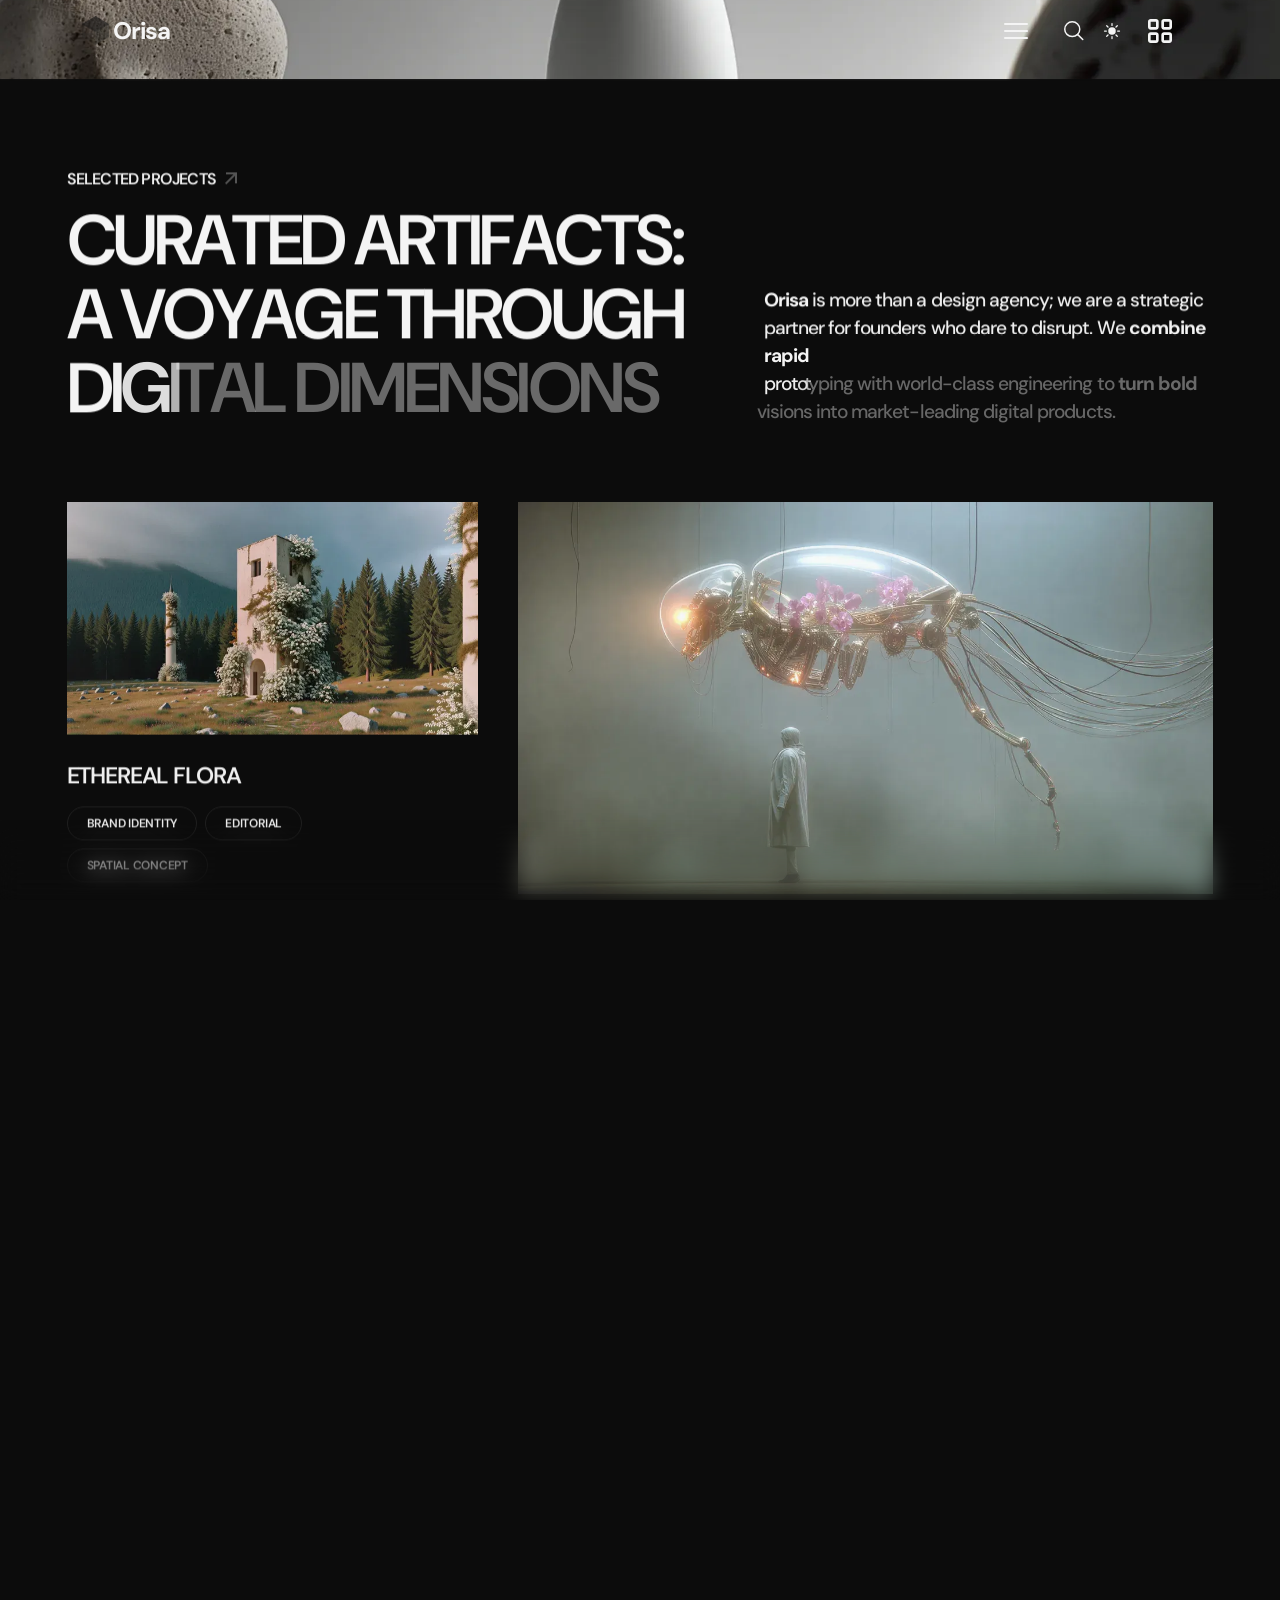
<file: index-10-dark.html>
<!doctype html>
<html lang="en" data-bs-theme="dark">

<head>
    <!-- prettier-ignore -->
    <meta charset="UTF-8">
    <meta name="viewport" content="width=device-width, initial-scale=1.0">
    <meta http-equiv="x-ua-compatible" content="ie=edge">
    <meta name="description" content="Orisa — Creative Agency &amp; Portfolio HTML Template. Multi-demo layout kit built with Bootstrap 5.">
    <title>Orisa - 3D Studio</title>
    <!-- Favicon icon-->
    <link rel="shortcut icon" type="image/x-icon" href="assets/imgs/template/logo/favicon.svg">

    <!-- Libs CSS -->
    <link rel="stylesheet" href="assets/css/vendors/carouselTicker.css">
    <link rel="stylesheet" href="assets/css/vendors/bootstrap.min.css">
    <link rel="stylesheet" href="assets/css/vendors/swiper-bundle.min.css">
    <link rel="stylesheet" href="assets/css/vendors/nice-select.css">
    <link rel="stylesheet" href="assets/css/vendors/font-awesome-pro.css">
    <link rel="stylesheet" href="assets/css/vendors/magnific-popup.css">
    <link rel="stylesheet" href="assets/css/vendors/odometer.css">
    <link rel="stylesheet" href="assets/css/vendors/spacing.css">

    <!-- Main CSS -->
    <link rel="stylesheet" href="assets/css/main.css">
</head>

<body class="at-magic-cursor">
    <!-- prettier-ignore -->
    <!--search-form-start -->
    <div class="at-search-body-overlay"></div>
    <div class="at-search-form-toggle">
        <div class="container">
            <div class="row mb-60">
                <div class="col-lg-12">
                    <div class="at-search-top d-flex justify-content-between align-items-center">
                        <div class="at-header-logo at-search-logo">
                            <a href="index.html">
                                <img data-width="30" src="assets/imgs/template/logo/favicon.svg" alt="Orisa">
                                <p class="h6 fw-700 fz-24 mb-0">Orisa</p>
                            </a>
                        </div>
                        <button class="at-search-close">
                            <i class="fa-light fa-xmark"></i>
                        </button>
                    </div>
                </div>
            </div>
            <div class="row justify-content-center">
                <div class="col-lg-12">
                    <div class="at-search-form">
                        <form action="#">
                            <div class="at-search-form-input">
                                <input type="text" placeholder="Find what you need…" required>
                                <span class="at-search-focus-border"></span>
                                <button class="at-search-form-btn at-btn" type="submit">
                                    <span>
                                        <span class="text-1">Search</span>
                                        <span class="text-2">Search</span>
                                    </span>
                                    <i class="icon-arrow-right">
                                        <svg xmlns="http://www.w3.org/2000/svg" width="14" height="12" viewBox="0 0 14 12" fill="none">
                                            <path d="M8.33333 1L13 5.66667M13 5.66667L8.33333 10.3333M13 5.66667H1" stroke="currentColor" stroke-width="2" stroke-linecap="round" stroke-linejoin="round" />
                                        </svg>
                                        <svg xmlns="http://www.w3.org/2000/svg" width="14" height="12" viewBox="0 0 14 12" fill="none">
                                            <path d="M8.33333 1L13 5.66667M13 5.66667L8.33333 10.3333M13 5.66667H1" stroke="currentColor" stroke-width="2" stroke-linecap="round" stroke-linejoin="round" />
                                        </svg>
                                    </i>
                                </button>
                            </div>
                        </form>
                    </div>
                </div>
                <div class="col-12">
                    <div class="at-categories">
                        <h3 class="at-categories-title">Popular searches</h3>
                        <ul class="at-categories-list">
                            <li><a href="#" class="at-categories-item">UI / UX Design</a></li>
                            <li><a href="#" class="at-categories-item">Photography</a></li>
                            <li><a href="#" class="at-categories-item">Digital Marketing</a></li>
                            <li><a href="#" class="at-categories-item">Creative</a></li>
                            <li><a href="#" class="at-categories-item">Innovative</a></li>
                            <li><a href="#" class="at-categories-item">Visionary</a></li>
                            <li><a href="#" class="at-categories-item">Disruptive</a></li>
                            <li><a href="#" class="at-categories-item">Adaptive</a></li>
                            <li><a href="#" class="at-categories-item">Reliable</a></li>
                            <li><a href="#" class="at-categories-item">Scalable</a></li>
                            <li><a href="#" class="at-categories-item">Impactful</a></li>
                            <li><a href="#" class="at-categories-item">Dynamic</a></li>
                        </ul>
                    </div>
                </div>
            </div>
        </div>
    </div>
    <!-- search-form-end -->
    <!-- Header 10 (Home 10) — Figma: Header 10 (3692:3505) -->
    <header class="header-7 header-10">
        <div class="at-header-area at-header-spacing header-10__bar">
            <div class="container">
                <div class="header-10__inner d-flex align-items-center justify-content-between gap-3">
                    <div class="at-header-logo flex-shrink-0">
                        <a class="header-10__logo-link d-inline-flex align-items-center gap-1 text-decoration-none" href="index-10.html">
                            <img class="header-10__mark invert-0" src="assets/imgs/template/logo/header-10-mark.webp" alt="Orisa" width="27" height="30" loading="eager" decoding="async">
                            <span class="header-10__brand">Orisa</span>
                        </a>
                    </div>
                    <div class="header-10__actions d-flex align-items-center justify-content-end flex-shrink-0">
                        <div id="header10Nav" class="at-main-menu menu-light d-none d-lg-inline-flex justify-content-center style-1" aria-label="Primary navigation">
                            <nav class="at-mobile-menu-active">
                                <ul>
                                    <li class="has-dropdown">
                                        <a href="#">Home</a>
                                        <div class="at-submenu submenu at-megamenu">
                                            <div class="row">
                                                <div class="col-xl-6">
                                                    <div class="at-megamenu-box">
                                                        <div class="at-megamenu-title-wrap">
                                                            <span class="at-megamenu-title">Light Version</span>
                                                            <svg xmlns="http://www.w3.org/2000/svg" width="13" height="13" viewBox="0 0 13 13" fill="none">
                                                                <path d="M10.0208 3.41421L1.41421 12.0208L0 10.6066L8.60659 2H1.02082V0H12.0208V11H10.0208V3.41421Z" fill="currentColor" />
                                                            </svg>
                                                        </div>
                                                        <ul>
                                                            <li><a href="index.html">01. Creative Agency</a></li>
                                                            <li><a href="index-2.html">02. Digital Agency</a></li>
                                                            <li><a href="index-3.html">03. Marketing Agency</a></li>
                                                            <li><a href="index-4.html">04. AI & Tech Agency</a></li>
                                                            <li><a href="index-5.html">05. Personal Creative</a></li>
                                                            <li><a href="index-6.html">06. Branding Studio</a></li>
                                                            <li><a href="index-7.html">07. Startup Agency</a></li>
                                                            <li><a href="index-8.html">08. UI/UX Agency</a></li>
                                                            <li><a href="index-9.html">09. Morden Agency</a></li>
                                                            <li><a href="index-10.html">10. 3D Studio</a></li>
                                                            <li><a href="index-11.html">11. Motion & Video Studio</a></li>
                                                            <li><a href="index-12.html">12. Minimal Portfolio</a></li>
                                                            <li><a href="index-13.html">13. Architecture Studio</a></li>
                                                            <li><a href="index-14.html">14. Photography Showcase</a></li>
                                                            <li><a href="index-15.html">15. Agency Portfolio</a></li>
                                                        </ul>
                                                    </div>
                                                </div>
                                                <div class="col-xl-6">
                                                    <div class="at-megamenu-box">
                                                        <div class="at-megamenu-title-wrap">
                                                            <span class="at-megamenu-title">Dark Version</span>
                                                            <svg xmlns="http://www.w3.org/2000/svg" width="13" height="13" viewBox="0 0 13 13" fill="none">
                                                                <path d="M10.0208 3.41421L1.41421 12.0208L0 10.6066L8.60659 2H1.02082V0H12.0208V11H10.0208V3.41421Z" fill="currentColor" />
                                                            </svg>
                                                        </div>
                                                        <ul>
                                                            <li><a href="index-dark.html">01. Creative Agency</a></li>
                                                            <li><a href="index-2-dark.html">02. Digital Agency</a></li>
                                                            <li><a href="index-3-dark.html">03. Marketing Agency</a></li>
                                                            <li><a href="index-4-dark.html">04. AI & Tech Agency</a></li>
                                                            <li><a href="index-5-dark.html">05. Personal Creative</a></li>
                                                            <li><a href="index-6-dark.html">06. Branding Studio</a></li>
                                                            <li><a href="index-7-dark.html">07. Startup Agency</a></li>
                                                            <li><a href="index-8-dark.html">08. UI/UX Agency</a></li>
                                                            <li><a href="index-9-dark.html">09. Morden Agency</a></li>
                                                            <li><a href="index-10-dark.html">10. 3D Studio</a></li>
                                                            <li><a href="index-11-dark.html">11. Motion & Video Studio</a></li>
                                                            <li><a href="index-12-dark.html">12. Minimal Portfolio</a></li>
                                                            <li><a href="index-13-dark.html">13. Architecture Studio</a></li>
                                                            <li><a href="index-14-dark.html">14. Photography Studio</a></li>
                                                            <li><a href="index-15-dark.html">15. Agency Portfolio</a></li>
                                                        </ul>
                                                    </div>
                                                </div>
                                            </div>
                                        </div>
                                    </li>
                                    <li class="has-dropdown">
                                        <a href="#">Page</a>
                                        <div class="at-submenu submenu at-megamenu">
                                            <div class="row">
                                                <div class="col-xl-4">
                                                    <div class="at-megamenu-box">
                                                        <div class="at-megamenu-title-wrap">
                                                            <span class="at-megamenu-title">About Us</span>
                                                            <svg xmlns="http://www.w3.org/2000/svg" width="13" height="13" viewBox="0 0 13 13" fill="none">
                                                                <path d="M10.0208 3.41421L1.41421 12.0208L0 10.6066L8.60659 2H1.02082V0H12.0208V11H10.0208V3.41421Z" fill="currentColor" />
                                                            </svg>
                                                        </div>
                                                        <ul>
                                                            <li><a href="about-1.html">About 01</a></li>
                                                            <li><a href="about-2.html">About 02</a></li>
                                                            <li><a href="about-3.html">About 03</a></li>
                                                        </ul>
                                                    </div>
                                                </div>
                                                <div class="col-xl-4">
                                                    <div class="at-megamenu-box">
                                                        <div class="at-megamenu-title-wrap">
                                                            <span class="at-megamenu-title">Services</span>
                                                            <svg xmlns="http://www.w3.org/2000/svg" width="13" height="13" viewBox="0 0 13 13" fill="none">
                                                                <path d="M10.0208 3.41421L1.41421 12.0208L0 10.6066L8.60659 2H1.02082V0H12.0208V11H10.0208V3.41421Z" fill="currentColor" />
                                                            </svg>
                                                        </div>
                                                        <ul>
                                                            <li><a href="services-1.html">Service 01</a></li>
                                                            <li><a href="services-2.html">Service 02</a></li>
                                                            <li><a href="services-3.html">Service 03</a></li>
                                                            <li><a href="services-details.html">Service Details</a></li>
                                                        </ul>
                                                    </div>
                                                </div>
                                                <div class="col-xl-4">
                                                    <div class="at-megamenu-box">
                                                        <div class="at-megamenu-title-wrap">
                                                            <span class="at-megamenu-title">Other</span>
                                                            <svg xmlns="http://www.w3.org/2000/svg" width="13" height="13" viewBox="0 0 13 13" fill="none">
                                                                <path d="M10.0208 3.41421L1.41421 12.0208L0 10.6066L8.60659 2H1.02082V0H12.0208V11H10.0208V3.41421Z" fill="currentColor" />
                                                            </svg>
                                                        </div>
                                                        <ul>
                                                            <li><a href="team.html">Team</a></li>
                                                            <li><a href="team-details.html">Team Details</a></li>
                                                            <li><a href="pricing.html">Pricing</a></li>
                                                            <li><a href="coming-soon.html">Coming Soon</a></li>
                                                            <li><a href="faqs.html">FAQs</a></li>
                                                            <li><a href="404.html">404 Page</a></li>
                                                        </ul>
                                                    </div>
                                                </div>
                                            </div>
                                        </div>
                                    </li>
                                    <li class="has-dropdown">
                                        <a href="#">Portfolio</a>
                                        <div class="at-submenu submenu at-megamenu">
                                            <div class="row">
                                                <div class="col-xl-4">
                                                    <div class="at-megamenu-box">
                                                        <div class="at-megamenu-title-wrap">
                                                            <span class="at-megamenu-title">Creative</span>
                                                            <svg xmlns="http://www.w3.org/2000/svg" width="13" height="13" viewBox="0 0 13 13" fill="none">
                                                                <path d="M10.0208 3.41421L1.41421 12.0208L0 10.6066L8.60659 2H1.02082V0H12.0208V11H10.0208V3.41421Z" fill="currentColor" />
                                                            </svg>
                                                        </div>
                                                        <ul>
                                                            <li><a href="portfolio-cinema.html">Portfolio Cinema</a></li>
                                                            <li><a href="portfolio-split.html">Portfolio Split</a></li>
                                                            <li><a href="portfolio-stack.html">Portfolio Stack</a></li>
                                                            <li><a href="portfolio-curtain.html">Portfolio Curtain</a></li>
                                                            <li><a href="portfolio-zstack.html">Portfolio Z-Stack</a></li>
                                                            <li><a href="portfolio-vista.html">Portfolio Vista</a></li>
                                                            <li><a href="portfolio-horizontal.html">Portfolio Horizontal</a></li>
                                                            <li><a href="portfolio-gallery.html">Portfolio Gallery</a></li>
                                                        </ul>
                                                    </div>
                                                </div>
                                                <div class="col-xl-4">
                                                    <div class="at-megamenu-box">
                                                        <div class="at-megamenu-title-wrap">
                                                            <span class="at-megamenu-title">Classic</span>
                                                            <svg xmlns="http://www.w3.org/2000/svg" width="13" height="13" viewBox="0 0 13 13" fill="none">
                                                                <path d="M10.0208 3.41421L1.41421 12.0208L0 10.6066L8.60659 2H1.02082V0H12.0208V11H10.0208V3.41421Z" fill="currentColor" />
                                                            </svg>
                                                        </div>
                                                        <ul>
                                                            <li><a href="portfolio-1.html">Portfolio 01</a></li>
                                                            <li><a href="portfolio-2.html">Portfolio 02</a></li>
                                                            <li><a href="portfolio-3.html">Portfolio 03</a></li>
                                                            <li><a href="portfolio-4.html">Portfolio 04</a></li>
                                                            <li><a href="portfolio-5.html">Portfolio 05</a></li>
                                                            <li><a href="portfolio-6.html">Portfolio 06</a></li>
                                                        </ul>
                                                    </div>
                                                </div>
                                                <div class="col-xl-4">
                                                    <div class="at-megamenu-box">
                                                        <div class="at-megamenu-title-wrap">
                                                            <span class="at-megamenu-title">Details</span>
                                                            <svg xmlns="http://www.w3.org/2000/svg" width="13" height="13" viewBox="0 0 13 13" fill="none">
                                                                <path d="M10.0208 3.41421L1.41421 12.0208L0 10.6066L8.60659 2H1.02082V0H12.0208V11H10.0208V3.41421Z" fill="currentColor" />
                                                            </svg>
                                                        </div>
                                                        <ul>
                                                            <li><a href="portfolio-details-1.html">Portfolio Details 01</a></li>
                                                            <li><a href="portfolio-details-2.html">Portfolio Details 02</a></li>
                                                            <li><a href="portfolio-details-3.html">Portfolio Details 03</a></li>
                                                            <li><a href="portfolio-details-4.html">Portfolio Details 04</a></li>
                                                            <li><a href="portfolio-details-5.html">Portfolio Details 05</a></li>
                                                            <li><a href="portfolio-details-6.html">Portfolio Details 06</a></li>
                                                        </ul>
                                                    </div>
                                                </div>
                                            </div>
                                        </div>
                                    </li>
                                    <li class="has-dropdown">
                                        <a href="#">Shop</a>
                                        <ul class="at-submenu submenu">
                                            <li><a href="product-archive.html">Products Listing</a></li>
                                            <li><a href="product-details.html">Product Details</a></li>
                                            <li><a href="product-cart.html">Cart</a></li>
                                            <li><a href="product-checkout.html">Checkout</a></li>
                                        </ul>
                                    </li>
                                    <li class="has-dropdown">
                                        <a href="#">News</a>
                                        <ul class="at-submenu submenu">
                                            <li><a href="archive-1.html">Blog 01</a></li>
                                            <li><a href="archive-2.html">Blog 02</a></li>
                                            <li><a href="archive-3.html">Blog 03</a></li>
                                            <li><a href="archive-4.html">Blog 04</a></li>
                                            <li><a href="blog-details.html">Post Details</a></li>
                                        </ul>
                                    </li>
                                    <li class="has-dropdown">
                                        <a href="#">Contact</a>
                                        <ul class="at-submenu submenu">
                                            <li><a href="contact-1.html">Contact 01</a></li>
                                            <li><a href="contact-2.html">Contact 02</a></li>
                                        </ul>
                                    </li>
                                </ul>
                            </nav>
                        </div>
                        <div class="d-flex align-items-center">
                            <div class="header-10__pill rounded-pill d-none d-lg-inline-flex">
                                <button class="at-header-menu-btn at-hamburger header-10__hamburger" type="button" aria-controls="header10Nav" aria-expanded="false" aria-label="Toggle navigation">
                                    <span class="at-hamburger__box" aria-hidden="true">
                                        <span class="at-hamburger__bar"></span>
                                        <span class="at-hamburger__bar"></span>
                                        <span class="at-hamburger__bar"></span>
                                    </span>
                                </button>
                            </div>
                            <div class="header-10__pill header-10__pill--tools rounded-pill">
                                <button class="at-header-search-btn at-search-click header-10__icon-btn" type="button" aria-label="Open search">
                                    <svg width="20" height="20" viewBox="0 0 20 20" fill="none" xmlns="http://www.w3.org/2000/svg" aria-hidden="true">
                                        <path d="M18.7508 18.5233L13.5538 13.392M13.5538 13.392C14.9604 12.0032 15.7506 10.1196 15.7506 8.15551C15.7506 6.19144 14.9604 4.30782 13.5538 2.91902C12.1472 1.53022 10.2395 0.75 8.25028 0.75C6.26108 0.75 4.35336 1.53022 2.94678 2.91902C1.54021 4.30782 0.75 6.19144 0.75 8.15551C0.75 10.1196 1.54021 12.0032 2.94678 13.392C4.35336 14.7808 6.26108 15.561 8.25028 15.561C10.2395 15.561 12.1472 14.7808 13.5538 13.392Z" stroke="currentColor" stroke-width="1.5" stroke-linecap="round" stroke-linejoin="round" />
                                    </svg>
                                </button>
                                <div class="dark-light-mode">
                                    <label for="switch" class="toggle dark-light-switcher">
                                        <input type="checkbox" class="input" id="switch" />
                                        <span class="icon icon--moon">
                                            <svg xmlns="http://www.w3.org/2000/svg" width="20" height="20" viewBox="0 0 16 16" fill="none" aria-hidden="true">
                                                <path d="M7.51166 0C6.33857 1.09609 5.6053 2.65694 5.6053 4.38904C5.6053 7.70586 8.29416 10.3947 11.611 10.3947C13.3431 10.3947 14.9039 9.66146 16 8.48836C15.7439 12.6798 12.2635 16 8.00757 16C3.58511 16 0 12.4149 0 7.99245C0 3.73655 3.32017 0.256105 7.51166 0Z" fill="currentColor" />
                                            </svg>
                                        </span>
                                        <span class="icon icon--sun">
                                            <svg xmlns="http://www.w3.org/2000/svg" viewBox="0 0 24 24" fill="currentColor" width="20" height="20" aria-hidden="true">
                                                <path d="M12 2.25a.75.75 0 01.75.75v2.25a.75.75 0 01-1.5 0V3a.75.75 0 01.75-.75zM7.5 12a4.5 4.5 0 119 0 4.5 4.5 0 01-9 0zM18.894 6.166a.75.75 0 00-1.06-1.06l-1.591 1.59a.75.75 0 101.06 1.061l1.591-1.59zM21.75 12a.75.75 0 01-.75.75h-2.25a.75.75 0 010-1.5H21a.75.75 0 01.75.75zM17.834 18.894a.75.75 0 001.06-1.06l-1.59-1.591a.75.75 0 10-1.061 1.06l1.59 1.591zM12 18a.75.75 0 01.75.75V21a.75.75 0 01-1.5 0v-2.25A.75.75 0 0112 18zM7.758 17.303a.75.75 0 00-1.061-1.06l-1.591 1.59a.75.75 0 001.06 1.061l1.591-1.59zM6 12a.75.75 0 01-.75.75H3a.75.75 0 010-1.5h2.25A.75.75 0 016 12zM6.697 7.757a.75.75 0 001.06-1.06l-1.59-1.591a.75.75 0 00-1.061 1.06l1.59 1.591z"></path>
                                            </svg>
                                        </span>
                                    </label>
                                </div>
                                <button class="at-menu-bar at-header-sidebar-btn header-10__icon-btn" type="button" aria-label="Open menu panel">
                                    <svg xmlns="http://www.w3.org/2000/svg" width="24" height="24" viewBox="0 0 18 18" fill="none" aria-hidden="true">
                                        <path d="M1 2C1 1.73478 1.10536 1.48043 1.29289 1.29289C1.48043 1.10536 1.73478 1 2 1H6C6.26522 1 6.51957 1.10536 6.70711 1.29289C6.89464 1.48043 7 1.73478 7 2V6C7 6.26522 6.89464 6.51957 6.70711 6.70711C6.51957 6.89464 6.26522 7 6 7H2C1.73478 7 1.48043 6.89464 1.29289 6.70711C1.10536 6.51957 1 6.26522 1 6V2ZM11 2C11 1.73478 11.1054 1.48043 11.2929 1.29289C11.4804 1.10536 11.7348 1 12 1H16C16.2652 1 16.5196 1.10536 16.7071 1.29289C16.8946 1.48043 17 1.73478 17 2V6C17 6.26522 16.8946 6.51957 16.7071 6.70711C16.5196 6.89464 16.2652 7 16 7H12C11.7348 7 11.4804 6.89464 11.2929 6.70711C11.1054 6.51957 11 6.26522 11 6V2ZM1 12C1 11.7348 1.10536 11.4804 1.29289 11.2929C1.48043 11.1054 1.73478 11 2 11H6C6.26522 11 6.51957 11.1054 6.70711 11.2929C6.89464 11.4804 7 11.7348 7 12V16C7 16.2652 6.89464 16.5196 6.70711 16.7071C6.51957 16.8946 6.26522 17 6 17H2C1.73478 17 1.48043 16.8946 1.29289 16.7071C1.10536 16.5196 1 16.2652 1 16V12ZM11 12C11 11.7348 11.1054 11.4804 11.2929 11.2929C11.4804 11.1054 11.7348 11 12 11H16C16.2652 11 16.5196 11.1054 16.7071 11.2929C16.8946 11.4804 17 11.7348 17 12V16C17 16.2652 16.8946 16.5196 16.7071 16.7071C16.5196 16.8946 16.2652 17 16 17H12C11.7348 17 11.4804 16.8946 11.2929 16.7071C11.1054 16.5196 11 16.2652 11 16V12Z" stroke="currentColor" stroke-width="2" stroke-linecap="round" stroke-linejoin="round" />
                                    </svg>
                                </button>
                            </div>
                        </div>
                    </div>
                </div>
            </div>
        </div>

        <button id="header-sticky" class="hamburger-open-btn hamburger-sticky-menu" type="button">
            <span>MENU</span>
            <span class="icon" aria-hidden="true">
                <svg xmlns="http://www.w3.org/2000/svg" width="24" height="24" viewBox="0 0 24 24" fill="none">
                    <path d="M4 5C4 4.73478 4.10536 4.48043 4.29289 4.29289C4.48043 4.10536 4.73478 4 5 4H9C9.26522 4 9.51957 4.10536 9.70711 4.29289C9.89464 4.48043 10 4.73478 10 5V9C10 9.26522 9.89464 9.51957 9.70711 9.70711C9.51957 9.89464 9.26522 10 9 10H5C4.73478 10 4.48043 9.89464 4.29289 9.70711C4.10536 9.51957 4 9.26522 4 9V5ZM14 5C14 4.73478 14.1054 4.48043 14.2929 4.29289C14.4804 4.10536 14.7348 4 15 4H19C19.2652 4 19.5196 4.10536 19.7071 4.29289C19.8946 4.48043 20 4.73478 20 5V9C20 9.26522 19.8946 9.51957 19.7071 9.70711C19.5196 9.89464 19.2652 10 19 10H15C14.7348 10 14.4804 9.89464 14.2929 9.70711C14.1054 9.51957 14 9.26522 14 9V5ZM4 15C4 14.7348 4.10536 14.4804 4.29289 14.2929C4.48043 14.1054 4.73478 14 5 14H9C9.26522 14 9.51957 14.1054 9.70711 14.2929C9.89464 14.4804 10 14.7348 10 15V19C10 19.2652 9.89464 19.5196 9.70711 19.7071C9.51957 19.8946 9.26522 20 9 20H5C4.73478 20 4.48043 19.8946 4.29289 19.7071C4.10536 19.5196 4 19.2652 4 19V15ZM14 15C14 14.7348 14.1054 14.4804 14.2929 14.2929C14.4804 14.1054 14.7348 14 15 14H19C19.2652 14 19.5196 14.1054 19.7071 14.2929C19.8946 14.4804 20 14.7348 20 15V19C20 19.2652 19.8946 19.5196 19.7071 19.7071C19.5196 19.8946 19.2652 20 19 20H15C14.7348 20 14.4804 19.8946 14.2929 19.7071C14.1054 19.5196 14 19.2652 14 19V15Z" stroke="currentColor" stroke-width="2" stroke-linecap="round" stroke-linejoin="round" />
                </svg>
            </span>
        </button>
    </header>
    <!-- at-offcanvus-area-start -->
    <div class="at-offcanvas-area">
        <div class="at-offcanvas">
            <div class="at-offcanvas-top d-flex align-items-center justify-content-between">
                <div class="at-offcanvas-logo">
                    <a href="index.html">
                        <img data-width="30" src="assets/imgs/template/logo/favicon.svg" alt="Orisa">
                        <p class="h6 fw-700 fz-24 mb-0">Orisa</p>
                    </a>
                </div>
                <div class="at-offcanvas-close-btn">
                    <button class="close-btn">
                        <svg width="37" height="38" viewBox="0 0 37 38" fill="none" xmlns="http://www.w3.org/2000/svg">
                            <path d="M9.19141 9.80762L27.5762 28.1924" stroke="currentColor" stroke-width="1.5" stroke-linecap="round" stroke-linejoin="round" />
                            <path d="M9.19141 28.1924L27.5762 9.80761" stroke="currentColor" stroke-width="1.5" stroke-linecap="round" stroke-linejoin="round" />
                        </svg>
                    </button>
                </div>
            </div>
            <div class="at-offcanvas-content d-none d-xl-block">
                <h3 class="at-offcanvas-title">Howdy!</h3>
                <p class="fz-font-lg">We blend strategy, creativity, and technology to help brands grow, connect, and stand out in an ever-evolving digital world. </p>
            </div>
            <div class="at-offcanvas-menu d-xl-none pb-50">
                <nav></nav>
            </div>
            <div class="at-offcanvas-gallery d-none d-xl-block">
                <div class="sec-2-home-5__avatars-row d-flex gap-2">
                    <div class="sec-2-home-5__avatar-sm at-offcanvas-gallery-img">
                        <img class="img-cover" src="assets/imgs/template/avatar/avatar-10.webp" alt="orisa">
                    </div>
                    <div class="sec-2-home-5__avatar-sm at-offcanvas-gallery-img">
                        <img class="img-cover" src="assets/imgs/template/avatar/avatar-11.webp" alt="orisa">
                    </div>
                    <div class="sec-2-home-5__avatar-sm at-offcanvas-gallery-img">
                        <img class="img-cover" src="assets/imgs/template/avatar/avatar-12.webp" alt="orisa">
                    </div>
                    <div class="sec-2-home-5__avatar-sm at-offcanvas-gallery-img">
                        <img class="img-cover" src="assets/imgs/template/avatar/avatar-13.webp" alt="orisa">
                    </div>
                    <div class="sec-2-home-5__avatar-sm at-offcanvas-gallery-img">
                        <img class="img-cover" src="assets/imgs/template/avatar/avatar-14.webp" alt="orisa">
                    </div>
                </div>
            </div>
            <div class="at-offcanvas-contact">
                <h4 class="h5 at-offcanvas-title sm">Get in touch</h4>
                <ul>
                    <li><a class="fz-font-lg" href="tel:2125557398">(212) 555-7398</a></li>
                    <li><a class="fz-font-lg" href="mailto:hello@aleric.com">hello@orisa.com</a></li>
                    <li>
                        <a class="fz-font-lg" href="#">
                            245 Fifth Avenue, Suite 1800 <br>
                            New York, NY 10016, USA
                        </a>
                    </li>
                </ul>
            </div>
            <div class="at-offcanvas-social">
                <h3 class="at-offcanvas-title sm">Follow Us</h3>
                <ul class="at-offcanvas-social__grid">
                    <li>
                        <a href="#" class="at-offcanvas-social__link" aria-label="Twitter">
                            <svg xmlns="http://www.w3.org/2000/svg" width="18" height="18" viewBox="0 0 16 15" fill="none" aria-hidden="true">
                                <path fill-rule="evenodd" clip-rule="evenodd" d="M0 0H5.25L8.98421 5.21053L13.5 0H15.5L9.8895 6.47368L16 15H10.75L7.01579 9.7895L2.5 15H0.5L6.11053 8.52632L0 0ZM11.5204 13.5L2.92043 1.5H4.47957L13.0796 13.5H11.5204Z" fill="currentColor" />
                            </svg>
                            <span>Twitter</span>
                        </a>
                    </li>
                    <li>
                        <a href="#" class="at-offcanvas-social__link" aria-label="Facebook">
                            <svg xmlns="http://www.w3.org/2000/svg" width="18" height="18" viewBox="0 0 18 18" fill="none" aria-hidden="true">
                                <path d="M12.4024 18V11.0344H14.7347L15.0838 8.3265H12.4024V6.59765C12.4024 5.81364 12.62 5.27934 13.7443 5.27934L15.1783 5.27867V2.85676C14.9302 2.82382 14.0791 2.75006 13.0888 2.75006C11.0213 2.75006 9.606 4.01198 9.606 6.32952V8.3265H7.2677V11.0344H9.606V18H1C0.44772 18 0 17.5523 0 17V1C0 0.44772 0.44772 0 1 0H17C17.5523 0 18 0.44772 18 1V17C18 17.5523 17.5523 18 17 18H12.4024Z" fill="currentColor" />
                            </svg>
                            <span>Facebook</span>
                        </a>
                    </li>
                    <li>
                        <a href="#" class="at-offcanvas-social__link" aria-label="LinkedIn">
                            <svg xmlns="http://www.w3.org/2000/svg" width="18" height="18" viewBox="0 0 18 18" fill="none" aria-hidden="true">
                                <path d="M15.3352 15.339H12.6697V11.1622C12.6697 10.1662 12.6495 8.8845 11.2807 8.8845C9.89102 8.8845 9.67872 9.9683 9.67872 11.0887V15.339H7.01322V6.75H9.57372V7.9207H9.60822C9.96602 7.2457 10.836 6.53325 12.1357 6.53325C14.8365 6.53325 15.336 8.3108 15.336 10.6245L15.3352 15.339ZM4.00275 5.57475C3.14475 5.57475 2.4555 4.88025 2.4555 4.026C2.4555 3.1725 3.1455 2.47875 4.00275 2.47875C4.85775 2.47875 5.55075 3.1725 5.55075 4.026C5.55075 4.88025 4.857 5.57475 4.00275 5.57475ZM5.33925 15.339H2.66625V6.75H5.33925V15.339ZM16.6687 0H1.32825C0.594 0 0 0.5805 0 1.29675V16.7033C0 17.4202 0.594 18 1.32825 18H16.6665C17.4 18 18 17.4202 18 16.7033V1.29675C18 0.5805 17.4 0 16.6665 0H16.6687Z" fill="currentColor" />
                            </svg>
                            <span>Linkedin</span>
                        </a>
                    </li>
                    <li>
                        <a href="#" class="at-offcanvas-social__link" aria-label="Instagram">
                            <svg xmlns="http://www.w3.org/2000/svg" width="18" height="18" viewBox="0 0 18 18" fill="none" aria-hidden="true">
                                <path d="M9.92475 0C10.9376 0.00167406 11.4509 0.00703828 11.8945 0.0202418L12.0692 0.025948C12.2709 0.0331213 12.47 0.0421215 12.7101 0.0533719C13.6678 0.0976265 14.3211 0.249129 14.8949 0.471887C15.4881 0.700648 15.9892 1.00966 16.4894 1.50993C16.9889 2.0102 17.298 2.51271 17.5275 3.10448C17.7494 3.67751 17.901 4.33153 17.946 5.28931C17.9567 5.52933 17.9653 5.72841 17.9725 5.93024L17.9781 6.10492C17.9913 6.5484 17.9973 7.06177 17.9992 8.07471L17.9999 8.74577C18 8.82777 18 8.91237 18 8.99967L17.9999 9.25357L17.9994 9.92472C17.9977 10.9376 17.9923 11.451 17.9791 11.8944L17.9734 12.0691C17.9662 12.271 17.9572 12.4701 17.946 12.7101C17.9017 13.6679 17.7494 14.3211 17.5275 14.8949C17.2987 15.4882 16.9889 15.9892 16.4894 16.4895C15.9892 16.989 15.4859 17.298 14.8949 17.5275C14.3211 17.7495 13.6678 17.901 12.7101 17.946C12.47 17.9567 12.2709 17.9654 12.0692 17.9725L11.8945 17.9781C11.4509 17.9914 10.9376 17.9973 9.92475 17.9993L9.25359 18C9.1716 18 9.087 18 8.99969 18H8.7458L8.07464 17.9994C7.06175 17.9977 6.54839 17.9924 6.1049 17.9791L5.93022 17.9734C5.72839 17.9662 5.5293 17.9572 5.2893 17.946C4.33151 17.9018 3.67899 17.7495 3.10448 17.5275C2.51195 17.2988 2.01018 16.989 1.50992 16.4895C1.00965 15.9892 0.701394 15.4859 0.471886 14.8949C0.249129 14.3211 0.0983735 13.6679 0.053372 12.7101C0.0426796 12.4701 0.0339582 12.271 0.026893 12.0691L0.0212318 11.8944C0.00806435 11.451 0.00206123 10.9376 0.000117163 9.92472L0 8.07471C0.00167406 7.06177 0.00702925 6.5484 0.0202327 6.10492L0.0259479 5.93024C0.0331212 5.72841 0.0421216 5.52933 0.053372 5.28931C0.0976175 4.33078 0.249129 3.67825 0.471886 3.10448C0.700638 2.51196 1.00965 2.0102 1.50992 1.50993C2.01018 1.00966 2.51271 0.701396 3.10448 0.471887C3.67825 0.249129 4.33077 0.0983735 5.2893 0.0533719C5.5293 0.0426885 5.72839 0.0339673 5.93022 0.026902L6.1049 0.0212407C6.54839 0.00806417 7.06175 0.00206102 8.07464 0.000116949L9.92475 0ZM8.99969 4.49953C6.51298 4.49953 4.49952 6.51518 4.49952 8.99967C4.49952 11.4864 6.51517 13.4998 8.99969 13.4998C11.4864 13.4998 13.4998 11.4842 13.4998 8.99967C13.4998 6.513 11.4841 4.49953 8.99969 4.49953ZM8.99969 6.2996C10.491 6.2996 11.6998 7.50805 11.6998 8.99967C11.6998 10.4909 10.4913 11.6998 8.99969 11.6998C7.50843 11.6998 6.29958 10.4914 6.29958 8.99967C6.29958 7.50841 7.50798 6.2996 8.99969 6.2996ZM13.7249 3.14949C13.1045 3.14949 12.5998 3.65342 12.5998 4.27376C12.5998 4.89411 13.1037 5.39882 13.7249 5.39882C14.3452 5.39882 14.8499 4.89489 14.8499 4.27376C14.8499 3.65342 14.3443 3.14871 13.7249 3.14949Z" fill="currentColor" />
                            </svg>
                            <span>Instagram</span>
                        </a>
                    </li>
                    <li>
                        <a href="#" class="at-offcanvas-social__link" aria-label="Youtube">
                            <svg xmlns="http://www.w3.org/2000/svg" width="18" height="13" viewBox="0 0 18 13" fill="none" aria-hidden="true">
                                <path fill-rule="evenodd" clip-rule="evenodd" d="M16.0322 0.388283C16.8071 0.602295 17.4162 1.23059 17.6237 2.03009C17.9985 3.47775 18 6.49997 18 6.49997C18 6.49997 18 9.52214 17.6237 10.9698C17.4162 11.7694 16.8071 12.3977 16.0322 12.6116C14.6291 13 8.99997 13 8.99997 13C8.99997 13 3.37092 13 1.96772 12.6116C1.1928 12.3977 0.583804 11.7694 0.376354 10.9698C-3.83173e-08 9.52214 0 6.49997 0 6.49997C0 6.49997 -3.83173e-08 3.47775 0.376354 2.03009C0.583804 1.23059 1.1928 0.602295 1.96772 0.388283C3.37092 1.18595e-07 8.99997 0 8.99997 0C8.99997 0 14.6291 1.18595e-07 16.0322 0.388283ZM11.8751 6.50027L7.19879 9.2855V3.71499L11.8751 6.50027Z" fill="currentColor" />
                            </svg>
                            <span>Youtube</span>
                        </a>
                    </li>
                </ul>
            </div>
        </div>
    </div>
    <div class="body-overlay"></div>
    <!-- at-offcanvus-area-end -->

    <!-- offcanvas 2 start -->
    <div class="at-offcanvas-2-area">
        <div class="offcanvas-bg"></div>
        <div class="at-offcanvas-2-wrapper offcanvas-menu">
            <div class="at-offcanvas-2-left">
                <div class="at-header-logo d-flex justify-content-between align-items-center mb-50">
                    <a href="index.html">
                        <img class="dark-mode-invert" data-width="30" src="assets/imgs/template/logo/favicon.svg" alt="Orisa">
                        <p class="h6 fw-700 fz-24 mb-0">Orisa</p>
                    </a>
                    <span class="hamburger-close-btn">
                        <svg width="37" height="38" viewBox="0 0 37 38" fill="none" xmlns="http://www.w3.org/2000/svg">
                            <path d="M9.19141 9.80762L27.5762 28.1924" stroke="currentColor" stroke-width="1.5" stroke-linecap="round" stroke-linejoin="round" />
                            <path d="M9.19141 28.1924L27.5762 9.80761" stroke="currentColor" stroke-width="1.5" stroke-linecap="round" stroke-linejoin="round" />
                        </svg>
                    </span>
                </div>
                <div class="at-offcanvas-menu counter-row">
                    <nav></nav>
                </div>
                <div class="at-offcanvas-social">
                    <ul class="at-offcanvas-social__grid">
                        <li>
                            <a href="#" class="at-offcanvas-social__link" aria-label="Twitter">
                                <svg xmlns="http://www.w3.org/2000/svg" width="18" height="18" viewBox="0 0 16 15" fill="none" aria-hidden="true">
                                    <path fill-rule="evenodd" clip-rule="evenodd" d="M0 0H5.25L8.98421 5.21053L13.5 0H15.5L9.8895 6.47368L16 15H10.75L7.01579 9.7895L2.5 15H0.5L6.11053 8.52632L0 0ZM11.5204 13.5L2.92043 1.5H4.47957L13.0796 13.5H11.5204Z" fill="currentColor" />
                                </svg>
                                <span>Twitter</span>
                            </a>
                        </li>
                        <li>
                            <a href="#" class="at-offcanvas-social__link" aria-label="Facebook">
                                <svg xmlns="http://www.w3.org/2000/svg" width="18" height="18" viewBox="0 0 18 18" fill="none" aria-hidden="true">
                                    <path d="M12.4024 18V11.0344H14.7347L15.0838 8.3265H12.4024V6.59765C12.4024 5.81364 12.62 5.27934 13.7443 5.27934L15.1783 5.27867V2.85676C14.9302 2.82382 14.0791 2.75006 13.0888 2.75006C11.0213 2.75006 9.606 4.01198 9.606 6.32952V8.3265H7.2677V11.0344H9.606V18H1C0.44772 18 0 17.5523 0 17V1C0 0.44772 0.44772 0 1 0H17C17.5523 0 18 0.44772 18 1V17C18 17.5523 17.5523 18 17 18H12.4024Z" fill="currentColor" />
                                </svg>
                                <span>Facebook</span>
                            </a>
                        </li>
                        <li>
                            <a href="#" class="at-offcanvas-social__link" aria-label="LinkedIn">
                                <svg xmlns="http://www.w3.org/2000/svg" width="18" height="18" viewBox="0 0 18 18" fill="none" aria-hidden="true">
                                    <path d="M15.3352 15.339H12.6697V11.1622C12.6697 10.1662 12.6495 8.8845 11.2807 8.8845C9.89102 8.8845 9.67872 9.9683 9.67872 11.0887V15.339H7.01322V6.75H9.57372V7.9207H9.60822C9.96602 7.2457 10.836 6.53325 12.1357 6.53325C14.8365 6.53325 15.336 8.3108 15.336 10.6245L15.3352 15.339ZM4.00275 5.57475C3.14475 5.57475 2.4555 4.88025 2.4555 4.026C2.4555 3.1725 3.1455 2.47875 4.00275 2.47875C4.85775 2.47875 5.55075 3.1725 5.55075 4.026C5.55075 4.88025 4.857 5.57475 4.00275 5.57475ZM5.33925 15.339H2.66625V6.75H5.33925V15.339ZM16.6687 0H1.32825C0.594 0 0 0.5805 0 1.29675V16.7033C0 17.4202 0.594 18 1.32825 18H16.6665C17.4 18 18 17.4202 18 16.7033V1.29675C18 0.5805 17.4 0 16.6665 0H16.6687Z" fill="currentColor" />
                                </svg>
                                <span>Linkedin</span>
                            </a>
                        </li>
                        <li>
                            <a href="#" class="at-offcanvas-social__link" aria-label="Instagram">
                                <svg xmlns="http://www.w3.org/2000/svg" width="18" height="18" viewBox="0 0 18 18" fill="none" aria-hidden="true">
                                    <path d="M9.92475 0C10.9376 0.00167406 11.4509 0.00703828 11.8945 0.0202418L12.0692 0.025948C12.2709 0.0331213 12.47 0.0421215 12.7101 0.0533719C13.6678 0.0976265 14.3211 0.249129 14.8949 0.471887C15.4881 0.700648 15.9892 1.00966 16.4894 1.50993C16.9889 2.0102 17.298 2.51271 17.5275 3.10448C17.7494 3.67751 17.901 4.33153 17.946 5.28931C17.9567 5.52933 17.9653 5.72841 17.9725 5.93024L17.9781 6.10492C17.9913 6.5484 17.9973 7.06177 17.9992 8.07471L17.9999 8.74577C18 8.82777 18 8.91237 18 8.99967L17.9999 9.25357L17.9994 9.92472C17.9977 10.9376 17.9923 11.451 17.9791 11.8944L17.9734 12.0691C17.9662 12.271 17.9572 12.4701 17.946 12.7101C17.9017 13.6679 17.7494 14.3211 17.5275 14.8949C17.2987 15.4882 16.9889 15.9892 16.4894 16.4895C15.9892 16.989 15.4859 17.298 14.8949 17.5275C14.3211 17.7495 13.6678 17.901 12.7101 17.946C12.47 17.9567 12.2709 17.9654 12.0692 17.9725L11.8945 17.9781C11.4509 17.9914 10.9376 17.9973 9.92475 17.9993L9.25359 18C9.1716 18 9.087 18 8.99969 18H8.7458L8.07464 17.9994C7.06175 17.9977 6.54839 17.9924 6.1049 17.9791L5.93022 17.9734C5.72839 17.9662 5.5293 17.9572 5.2893 17.946C4.33151 17.9018 3.67899 17.7495 3.10448 17.5275C2.51195 17.2988 2.01018 16.989 1.50992 16.4895C1.00965 15.9892 0.701394 15.4859 0.471886 14.8949C0.249129 14.3211 0.0983735 13.6679 0.053372 12.7101C0.0426796 12.4701 0.0339582 12.271 0.026893 12.0691L0.0212318 11.8944C0.00806435 11.451 0.00206123 10.9376 0.000117163 9.92472L0 8.07471C0.00167406 7.06177 0.00702925 6.5484 0.0202327 6.10492L0.0259479 5.93024C0.0331212 5.72841 0.0421216 5.52933 0.053372 5.28931C0.0976175 4.33078 0.249129 3.67825 0.471886 3.10448C0.700638 2.51196 1.00965 2.0102 1.50992 1.50993C2.01018 1.00966 2.51271 0.701396 3.10448 0.471887C3.67825 0.249129 4.33077 0.0983735 5.2893 0.0533719C5.5293 0.0426885 5.72839 0.0339673 5.93022 0.026902L6.1049 0.0212407C6.54839 0.00806417 7.06175 0.00206102 8.07464 0.000116949L9.92475 0ZM8.99969 4.49953C6.51298 4.49953 4.49952 6.51518 4.49952 8.99967C4.49952 11.4864 6.51517 13.4998 8.99969 13.4998C11.4864 13.4998 13.4998 11.4842 13.4998 8.99967C13.4998 6.513 11.4841 4.49953 8.99969 4.49953ZM8.99969 6.2996C10.491 6.2996 11.6998 7.50805 11.6998 8.99967C11.6998 10.4909 10.4913 11.6998 8.99969 11.6998C7.50843 11.6998 6.29958 10.4914 6.29958 8.99967C6.29958 7.50841 7.50798 6.2996 8.99969 6.2996ZM13.7249 3.14949C13.1045 3.14949 12.5998 3.65342 12.5998 4.27376C12.5998 4.89411 13.1037 5.39882 13.7249 5.39882C14.3452 5.39882 14.8499 4.89489 14.8499 4.27376C14.8499 3.65342 14.3443 3.14871 13.7249 3.14949Z" fill="currentColor" />
                                </svg>
                                <span>Instagram</span>
                            </a>
                        </li>
                        <li>
                            <a href="#" class="at-offcanvas-social__link" aria-label="Youtube">
                                <svg xmlns="http://www.w3.org/2000/svg" width="18" height="13" viewBox="0 0 18 13" fill="none" aria-hidden="true">
                                    <path fill-rule="evenodd" clip-rule="evenodd" d="M16.0322 0.388283C16.8071 0.602295 17.4162 1.23059 17.6237 2.03009C17.9985 3.47775 18 6.49997 18 6.49997C18 6.49997 18 9.52214 17.6237 10.9698C17.4162 11.7694 16.8071 12.3977 16.0322 12.6116C14.6291 13 8.99997 13 8.99997 13C8.99997 13 3.37092 13 1.96772 12.6116C1.1928 12.3977 0.583804 11.7694 0.376354 10.9698C-3.83173e-08 9.52214 0 6.49997 0 6.49997C0 6.49997 -3.83173e-08 3.47775 0.376354 2.03009C0.583804 1.23059 1.1928 0.602295 1.96772 0.388283C3.37092 1.18595e-07 8.99997 0 8.99997 0C8.99997 0 14.6291 1.18595e-07 16.0322 0.388283ZM11.8751 6.50027L7.19879 9.2855V3.71499L11.8751 6.50027Z" fill="currentColor" />
                                </svg>
                                <span>Youtube</span>
                            </a>
                        </li>
                    </ul>
                </div>
                <span class="hamburger-close-btn hamburger-mobile-close-btn d-md-none">CLOSE</span>
            </div>
        </div>
    </div>
    <!-- offcanvas 2 end -->
    <div class="px-blur-bottom"></div>
    <!-- Begin magic cursor -->
    <div id="magic-cursor" class="cursor-black-bg">
        <div id="ball"></div>
    </div>
    <!-- End magic cursor -->
    <div id="smooth-wrapper">
        <div id="smooth-content">
            <main class="bg-neutral-0">
                <!-- prettier-ignore -->
                <!-- Home 10 / Section 1 — Creative 3D Studio Hero -->
                <section class="sec-1-home-10" aria-label="Creative 3D Studio Hero">

                    <!-- Decorative background lines texture -->
                    <div class="sec-1-home-10__bg-lines" aria-hidden="true">
                        <img src="assets/imgs/pages/home-10/sec-1-bg-lines.webp" alt="">
                    </div>

                    <!-- Cursor trail layer (scoped) -->
                    <div class="sec-1-home-10__cursor-trail" aria-hidden="true"></div>

                    <!-- Giant running headline -->
                    <div class="sec-1-home-10__headline-wrap overflow-hidden">
                        <div class="sec-1-home-10__headline-track">
                            <h1 class="sec-1-home-10__big-title">Creative 3D Studio Base in Florence &emsp;</h1>
                            <span class="sec-1-home-10__big-title" aria-hidden="true">Creative 3D Studio Base in Florence &emsp;</span>
                        </div>
                    </div>

                    <!-- Middle content row -->
                    <div class="sec-1-home-10__mid">

                        <!-- Left: description + buttons -->
                        <div class="sec-1-home-10__left at_fade_anim" data-delay=".2" data-fade-from="bottom">
                            <p class="sec-1-home-10__desc">
                                We breathe life into pixels through spatial storytelling and immersive 3D experiences.
                            </p>
                            <div class="sec-1-home-10__btns">
                                <a class="sec-1-home-10__btn-launch" href="#">
                                    <span class="sec-1-home-10__btn-label">Launch Experience</span>
                                    <span class="sec-1-home-10__btn-circle" aria-hidden="true">
                                        <svg width="22" height="22" viewBox="0 0 22 22" fill="none" xmlns="http://www.w3.org/2000/svg">
                                            <path d="M4.5 17.5L17.5 4.5M17.5 4.5H6.5M17.5 4.5V15.5" stroke="currentColor" stroke-width="1.5" stroke-linecap="round" stroke-linejoin="round" />
                                        </svg>
                                    </span>
                                </a>
                                <a class="sec-1-home-10__btn-cases" href="#">
                                    <span>See Case Studies</span>
                                    <svg width="14" height="13" viewBox="0 0 14 13" fill="none" xmlns="http://www.w3.org/2000/svg" aria-hidden="true">
                                        <path d="M1 12L13 1M13 1H2M13 1V12" stroke="currentColor" stroke-width="1.5" stroke-linecap="round" stroke-linejoin="round" />
                                    </svg>
                                </a>
                            </div>
                        </div>

                        <!-- Center: location badge -->
                        <div class="sec-1-home-10__location at_fade_anim" data-delay=".25" data-fade-from="bottom">
                            <svg class="sec-1-home-10__globe" width="27" height="20" viewBox="0 0 31 24" fill="none" xmlns="http://www.w3.org/2000/svg" aria-hidden="true">
                                <ellipse cx="15.5" cy="12" rx="11" ry="11" stroke="currentColor" stroke-width="1" />
                                <path d="M15.5 1C10.5 6 10 18 15.5 23M15.5 1C20.5 6 21 18 15.5 23M5 7H26M4 17H27M1 12H30" stroke="currentColor" stroke-width="1" />
                            </svg>
                            <span class="sec-1-home-10__coords text-scramble">27.1127&#xb0; S, 109.3497&#xb0; W</span>
                        </div>

                        <!-- Right: frosted glass card + info card -->
                        <div class="sec-1-home-10__right at_fade_anim" data-delay=".35" data-fade-from="bottom">

                            <!-- Frosted glass card with 3D character image -->
                            <div class="sec-1-home-10__glass-card">
                                <div class="sec-1-home-10__glass-img">
                                    <video class="sec-1-home-10__glass-video" autoplay muted loop playsinline preload="metadata" poster="assets/imgs/pages/home-10/hero-10-sec1-video-backup.webp">
                                        <source src="assets/imgs/pages/home-10/hero-10.webm" type="video/webm">
                                        <img src="assets/imgs/pages/home-10/hero-10-sec1-video-backup.webp" alt="orisa" loading="lazy">
                                    </video>
                                </div>
                                <div class="sec-1-home-10__glass-footer">
                                    <a class="at-btn text-dark rounded-0 bg-transparent px-0 pt-2 pb-3 border-0" href="about-2.html">
                                        <span>
                                            <span class="text-1">How we work</span>
                                            <span class="text-2">How we work</span>
                                        </span>
                                        <i>
                                            <svg width="11" height="11" viewBox="0 0 11 11" fill="none" xmlns="http://www.w3.org/2000/svg">
                                                <path d="M0.21967 9.40717C-0.0732232 9.70006 -0.0732232 10.1749 0.21967 10.4678C0.512563 10.7607 0.987437 10.7607 1.28033 10.4678L0.21967 9.40717ZM10.6875 0.75C10.6875 0.335786 10.3517 2.97145e-09 9.9375 1.50485e-07L3.1875 -2.70983e-07C2.77329 -2.70983e-07 2.4375 0.335786 2.4375 0.75C2.4375 1.16421 2.77329 1.5 3.1875 1.5H9.1875V7.5C9.1875 7.91421 9.52329 8.25 9.9375 8.25C10.3517 8.25 10.6875 7.91421 10.6875 7.5L10.6875 0.75ZM0.75 9.9375L1.28033 10.4678L10.4678 1.28033L9.9375 0.75L9.40717 0.21967L0.21967 9.40717L0.75 9.9375Z" fill="currentColor" />
                                            </svg>
                                            <svg width="11" height="11" viewBox="0 0 11 11" fill="none" xmlns="http://www.w3.org/2000/svg">
                                                <path d="M0.21967 9.40717C-0.0732232 9.70006 -0.0732232 10.1749 0.21967 10.4678C0.512563 10.7607 0.987437 10.7607 1.28033 10.4678L0.21967 9.40717ZM10.6875 0.75C10.6875 0.335786 10.3517 2.97145e-09 9.9375 1.50485e-07L3.1875 -2.70983e-07C2.77329 -2.70983e-07 2.4375 0.335786 2.4375 0.75C2.4375 1.16421 2.77329 1.5 3.1875 1.5H9.1875V7.5C9.1875 7.91421 9.52329 8.25 9.9375 8.25C10.3517 8.25 10.6875 7.91421 10.6875 7.5L10.6875 0.75ZM0.75 9.9375L1.28033 10.4678L10.4678 1.28033L9.9375 0.75L9.40717 0.21967L0.21967 9.40717L0.75 9.9375Z" fill="currentColor" />
                                            </svg>
                                        </i>
                                    </a>
                                </div>
                            </div>

                            <!-- Info text card -->
                            <div class="sec-1-home-10__info-card">
                                <div class="sec-1-home-10__info-icon" aria-hidden="true">
                                    <img src="assets/imgs/pages/home-10/sec-1-shape-25.webp" alt="" width="48" height="48">
                                </div>
                                <p class="sec-1-home-10__info-text">
                                    We dissolve the boundary between screen and spectator, crafting environments that invite you to step inside rather than just look on.
                                </p>
                            </div>

                        </div>
                    </div><!-- /.sec-1-home-10__mid -->

                    <!-- Bottom terms strip -->
                    <div class="sec-1-home-10__terms" aria-hidden="true">
                        <span>[ VOLUMETRIC ]</span>
                        <span>[ GEOMETRY ]</span>
                        <span>[ REAL-TIME ]</span>
                        <span>[ FIDELITY ]</span>
                        <span>[ TOPOLOGY ]</span>
                    </div>

                </section>
                <section class="sec-2-home-10" aria-label="Studio showcase">
                    <div class="fix anim-zoomin">
                        <img data-speed=".8" class="sec-2-home-10__img" src="assets/imgs/pages/home-10/sec-2-scene.webp" alt="orisa">
                    </div>
                </section>
                <!-- Home 10 / section 3 — Selected projects masonry -->
                <section class="sec-3-home-10">
                    <div class="sec-3-home-10__container">
                        <header class="sec-3-home-10__header row g-4 g-xl-5 align-items-end justify-content-between">
                            <div class="col-xl-7 col-lg-6">
                                <div class="sec-3-home-10__eyebrow d-inline-flex align-items-center gap-2 at_fade_anim" data-delay="0.05">
                                    <span class="sec-3-home-10__eyebrow-text text-uppercase">Selected Projects</span>
                                    <img src="assets/imgs/pages/home-8/footer-8-nav-arrow.svg" alt="orisa" width="14" height="13" loading="lazy" decoding="async" aria-hidden="true">
                                </div>
                                <h2 class="sec-3-home-10__title mt-3 mb-0 at_fade_anim" data-delay="0.1">
                                    <span class="d-block reveal-text">Curated artifacts:</span>
                                    <span class="d-block reveal-text">A voyage through digital dimensions</span>
                                </h2>
                            </div>
                            <div class="col-xl-5 col-lg-6">
                                <p class="sec-3-home-10__intro mb-0 at_fade_anim reveal-text" data-delay="0.15">
                                    <strong>Orisa</strong> is more than a design agency; we are a strategic partner for founders who dare to disrupt. We <strong>combine rapid</strong> prototyping with world-class engineering to <strong>turn bold</strong> visions into market-leading digital products.
                                </p>
                            </div>
                        </header>

                        <div class="sec-3-home-10__grid">
                            <article class="sec-3-home-10__card sec-3-home-10__card--pos1 at_fade_anim" data-delay="0.1">
                                <a class="sec-3-home-10__media sec-3-home-10__media--sm" href="portfolio-details-1.html">
                                    <div class="anim-zoomin">
                                        <img src="assets/imgs/pages/home-10/sec-3-project-1.webp" alt="orisa">
                                    </div>
                                </a>
                                <div class="sec-3-home-10__body">
                                    <h3 class="sec-3-home-10__name"><a href="portfolio-details-1.html">Ethereal Flora</a></h3>
                                    <ul class="sec-3-home-10__tags list-unstyled d-flex flex-wrap gap-2 mb-0">
                                        <li><span class="sec-3-home-10__tag text-uppercase">Brand identity</span></li>
                                        <li><span class="sec-3-home-10__tag text-uppercase">Editorial</span></li>
                                        <li><span class="sec-3-home-10__tag text-uppercase">Spatial concept</span></li>
                                    </ul>
                                </div>
                            </article>

                            <article class="sec-3-home-10__card sec-3-home-10__card--pos2 at_fade_anim" data-delay="0.12">
                                <a class="sec-3-home-10__media sec-3-home-10__media--lg" href="portfolio-details-1.html">
                                    <div class="anim-zoomin">
                                        <img src="assets/imgs/pages/home-10/sec-3-project-2.webp" alt="orisa">
                                    </div>
                                </a>
                                <div class="sec-3-home-10__body">
                                    <h3 class="sec-3-home-10__name"><a href="portfolio-details-1.html">The Kinetic</a></h3>
                                    <ul class="sec-3-home-10__tags list-unstyled d-flex flex-wrap gap-2 mb-0">
                                        <li><span class="sec-3-home-10__tag text-uppercase">Brand identity</span></li>
                                        <li><span class="sec-3-home-10__tag text-uppercase">Editorial</span></li>
                                        <li><span class="sec-3-home-10__tag text-uppercase">Spatial concept</span></li>
                                    </ul>
                                </div>
                            </article>

                            <article class="sec-3-home-10__card sec-3-home-10__card--pos3 at_fade_anim" data-delay="0.14">
                                <a class="sec-3-home-10__media sec-3-home-10__media--lg" href="portfolio-details-1.html">
                                    <div class="anim-zoomin">
                                        <img src="assets/imgs/pages/home-10/sec-3-project-3.webp" alt="orisa">
                                    </div>
                                </a>
                                <div class="sec-3-home-10__body">
                                    <h3 class="sec-3-home-10__name"><a href="portfolio-details-1.html">Monolith</a></h3>
                                    <ul class="sec-3-home-10__tags list-unstyled d-flex flex-wrap gap-2 mb-0">
                                        <li><span class="sec-3-home-10__tag text-uppercase">Brand identity</span></li>
                                        <li><span class="sec-3-home-10__tag text-uppercase">Editorial</span></li>
                                        <li><span class="sec-3-home-10__tag text-uppercase">Spatial concept</span></li>
                                    </ul>
                                </div>
                            </article>

                            <article class="sec-3-home-10__card sec-3-home-10__card--pos4 at_fade_anim" data-delay="0.16">
                                <a class="sec-3-home-10__media sec-3-home-10__media--sm" href="portfolio-details-1.html">
                                    <div class="anim-zoomin">
                                        <img src="assets/imgs/pages/home-10/sec-3-project-4.webp" alt="orisa">
                                    </div>
                                </a>
                                <div class="sec-3-home-10__body">
                                    <h3 class="sec-3-home-10__name"><a href="portfolio-details-1.html">Cyber-Renaissance</a></h3>
                                    <ul class="sec-3-home-10__tags list-unstyled d-flex flex-wrap gap-2 mb-0">
                                        <li><span class="sec-3-home-10__tag text-uppercase">Brand identity</span></li>
                                        <li><span class="sec-3-home-10__tag text-uppercase">Editorial</span></li>
                                        <li><span class="sec-3-home-10__tag text-uppercase">Spatial concept</span></li>
                                    </ul>
                                </div>
                            </article>

                            <article class="sec-3-home-10__card sec-3-home-10__card--pos5 at_fade_anim" data-delay="0.18">
                                <a class="sec-3-home-10__media sec-3-home-10__media--lg" href="portfolio-details-1.html">
                                    <div class="anim-zoomin">
                                        <img src="assets/imgs/pages/home-10/sec-3-project-5.webp" alt="orisa">
                                    </div>
                                </a>
                                <div class="sec-3-home-10__body">
                                    <h3 class="sec-3-home-10__name"><a href="portfolio-details-1.html">SaaS Startup</a></h3>
                                    <ul class="sec-3-home-10__tags list-unstyled d-flex flex-wrap gap-2 mb-0">
                                        <li><span class="sec-3-home-10__tag text-uppercase">Brand identity</span></li>
                                        <li><span class="sec-3-home-10__tag text-uppercase">Editorial</span></li>
                                        <li><span class="sec-3-home-10__tag text-uppercase">Spatial concept</span></li>
                                    </ul>
                                </div>
                            </article>
                        </div>
                    </div>
                </section>
                <!-- Home 10 / section 4 — Our services -->
                <section class="sec-4-home-10 changeless">
                    <div class="sec-4-home-10__container">
                        <div class="sec-4-home-10__stage">
                            <header class="sec-4-home-10__title-block">
                                <div class="sec-4-home-10__eyebrow d-inline-flex align-items-center gap-2 at_fade_anim" data-delay="0.05">
                                    <span class="sec-4-home-10__eyebrow-text text-uppercase">Our services</span>
                                    <svg class="sec-4-home-10__eyebrow-arrow" width="14" height="13" viewBox="0 0 14 13" fill="none" xmlns="http://www.w3.org/2000/svg" aria-hidden="true">
                                        <path d="M1 6.5H13M13 6.5L7.6 1.1M13 6.5L7.6 11.9" stroke="currentColor" stroke-width="1.2" stroke-linecap="round" stroke-linejoin="round" />
                                    </svg>
                                </div>
                                <h2 class="sec-4-home-10__title mt-3 mb-0 at_fade_anim reveal-text" data-delay="0.1">
                                    From geometric sketches to living ecosystems.
                                </h2>
                            </header>

                            <article class="sec-4-home-10__card sec-4-home-10__card--pos1 sec-4-home-10__card--image-first at_fade_anim" data-delay="0.12">
                                <div class="sec-4-home-10__card-inner">
                                    <div class="sec-4-home-10__visual">
                                        <a class="sec-4-home-10__visual-link" href="services-details-1.html" aria-label="Spatial Brand Identity">
                                            <img src="assets/imgs/pages/home-10/sec-4-service-1.webp" alt="orisa" width="800" height="520" loading="lazy" decoding="async">
                                        </a>
                                        <div class="sec-4-home-10__overlay">
                                            <p class="sec-4-home-10__excerpt mb-0">Defining brand DNA through spatial systems, motion, and tactile narratives.</p>
                                        </div>
                                    </div>
                                    <div class="sec-4-home-10__bar">
                                        <h3 class="sec-4-home-10__service-name mb-0">Spatial Brand Identity</h3>
                                        <button type="button" class="sec-4-home-10__expand" aria-label="Expand Spatial Brand Identity">
                                            <span class="sec-4-home-10__expand-icon" aria-hidden="true"></span>
                                        </button>
                                    </div>
                                </div>
                            </article>

                            <article class="sec-4-home-10__card sec-4-home-10__card--pos2 sec-4-home-10__card--bar-first at_fade_anim me-md-5 me-0" data-delay="0.14">
                                <div class="sec-4-home-10__card-inner">
                                    <div class="sec-4-home-10__bar">
                                        <h3 class="sec-4-home-10__service-name mb-0">Interactive WebGL</h3>
                                        <button type="button" class="sec-4-home-10__expand" aria-label="Expand Interactive WebGL">
                                            <span class="sec-4-home-10__expand-icon" aria-hidden="true"></span>
                                        </button>
                                    </div>
                                    <div class="sec-4-home-10__visual">
                                        <a class="sec-4-home-10__visual-link" href="services-details-1.html" aria-label="Interactive WebGL">
                                            <img src="assets/imgs/pages/home-10/sec-4-service-2.webp" alt="orisa" width="720" height="460" loading="lazy" decoding="async">
                                        </a>
                                        <div class="sec-4-home-10__overlay">
                                            <p class="sec-4-home-10__excerpt mb-0">Real-time, browser-based 3D experiences engineered for performance.</p>
                                        </div>
                                    </div>
                                </div>
                            </article>

                            <article class="sec-4-home-10__card sec-4-home-10__card--pos3 sec-4-home-10__card--bar-first at_fade_anim" data-delay="0.16">
                                <div class="sec-4-home-10__card-inner">
                                    <div class="sec-4-home-10__bar">
                                        <h3 class="sec-4-home-10__service-name mb-0">VR Environments</h3>
                                        <button type="button" class="sec-4-home-10__expand" aria-label="Expand VR Environments">
                                            <span class="sec-4-home-10__expand-icon" aria-hidden="true"></span>
                                        </button>
                                    </div>
                                    <div class="sec-4-home-10__visual">
                                        <a class="sec-4-home-10__visual-link" href="services-details-1.html" aria-label="VR Environments">
                                            <img src="assets/imgs/pages/home-10/sec-4-service-3.webp" alt="orisa" width="900" height="520" loading="lazy" decoding="async">
                                        </a>
                                        <div class="sec-4-home-10__overlay">
                                            <p class="sec-4-home-10__excerpt mb-0">Building immersive worlds your clients can step into and explore.</p>
                                        </div>
                                    </div>
                                </div>
                            </article>

                            <article class="sec-4-home-10__card sec-4-home-10__card--pos4 sec-4-home-10__card--image-first at_fade_anim" data-delay="0.18">
                                <div class="sec-4-home-10__card-inner">
                                    <div class="sec-4-home-10__visual">
                                        <a class="sec-4-home-10__visual-link" href="services-details-1.html" aria-label="CGI &amp; Motion Stills">
                                            <img src="assets/imgs/pages/home-10/sec-4-service-4.webp" alt="orisa" width="900" height="520" loading="lazy" decoding="async">
                                        </a>
                                        <div class="sec-4-home-10__overlay">
                                            <p class="sec-4-home-10__excerpt mb-0">High-fidelity visuals for campaigns, launches, and hero moments.</p>
                                        </div>
                                    </div>
                                    <div class="sec-4-home-10__bar">
                                        <h3 class="sec-4-home-10__service-name mb-0">CGI &amp; Motion Stills</h3>
                                        <button type="button" class="sec-4-home-10__expand" aria-label="Expand CGI and Motion Stills">
                                            <span class="sec-4-home-10__expand-icon" aria-hidden="true"></span>
                                        </button>
                                    </div>
                                </div>
                            </article>
                        </div>
                    </div>
                </section>
                <!-- Home 10 / section 5 — About + stats -->
                <section class="sec-5-home-10">
                    <div class="sec-5-home-10__container">
                        <div class="row align-items-end align-items-xl-center justify-content-between sec-5-home-10__intro-row">
                            <div class="col-xl-9 col-lg-10">
                                <a class="sec-5-home-10__eyebrow d-inline-flex align-items-center gap-2 text-decoration-none at_fade_anim" href="about-1.html" data-delay="0.05">
                                    <span class="sec-5-home-10__eyebrow-text text-uppercase">About Us</span>
                                    <img src="assets/imgs/pages/home-8/footer-8-nav-arrow.svg" alt="orisa" width="14" height="13" loading="lazy" decoding="async" aria-hidden="true">
                                </a>
                                <h2 class="sec-5-home-10__title mt-3 mb-0 at_fade_anim reveal-text" data-delay="0.1">
                                    At Orisa, we merge the heritage of Italian craftsmanship with the raw power of real-time rendering engines. We don&apos;t just follow digital trends; we sculpt the digital future.
                                </h2>
                            </div>
                            <div class="col-xl-auto col-lg-10">
                                <a class="sec-5-home-10__cta d-inline-flex align-items-center gap-3 at_fade_anim" href="contact-1.html" data-delay="0.15">
                                    <span>Get a free quote</span>
                                    <svg class="sec-5-home-10__cta-arrow" xmlns="http://www.w3.org/2000/svg" width="14" height="13" viewBox="0 0 14 13" fill="none" aria-hidden="true">
                                        <path d="M1 12L13 1M13 1H4M13 1V10" stroke="currentColor" stroke-width="1.2" stroke-linecap="round" stroke-linejoin="round" />
                                    </svg>
                                </a>
                            </div>
                        </div>

                        <figure class="sec-5-home-10__figure at_fade_anim mx-auto" data-delay="0.12">
                            <img class="sec-5-home-10__figure-img" src="assets/imgs/pages/home-10/sec-5-wireframe-head.webp" alt="orisa">
                        </figure>

                        <div class="sec-5-home-10__stats row g-4 g-lg-5 pb-4">
                            <div class="col-md-4">
                                <div class="sec-5-home-10__stat sec-5-home-10__stat--1 at_fade_anim" data-delay="0.14">
                                    <p class="sec-5-home-10__stat-value mb-0">$28M+</p>
                                    <p class="sec-5-home-10__stat-label mb-0">Revenue driven through digital strategy</p>
                                </div>
                            </div>
                            <div class="col-md-4">
                                <div class="sec-5-home-10__stat sec-5-home-10__stat--2 at_fade_anim" data-delay="0.16">
                                    <p class="sec-5-home-10__stat-value mb-0">64K+</p>
                                    <p class="sec-5-home-10__stat-label mb-0">Qualified leads <span class="d-block">generated</span></p>
                                </div>
                            </div>
                            <div class="col-md-4">
                                <div class="sec-5-home-10__stat sec-5-home-10__stat--3 at_fade_anim" data-delay="0.18">
                                    <p class="sec-5-home-10__stat-value mb-0">190+</p>
                                    <p class="sec-5-home-10__stat-label mb-0">Brands scaled <span class="d-block">with Orisa</span></p>
                                </div>
                            </div>
                        </div>

                        <div class="col-lg-10 col-12 mx-auto border-0 mt-4 pt-4">
                            <div class="carouselTicker carouselTicker-left position-relative z-1">
                                <ul class="carouselTicker__list">
                                    <li class="carouselTicker__item">
                                        <div class="brand-item dark-mode-invert">
                                            <img src="assets/imgs/icons/brand-1.webp" alt="logo-brand">
                                        </div>
                                    </li>
                                    <li class="carouselTicker__item">
                                        <div class="brand-item dark-mode-invert">
                                            <img src="assets/imgs/icons/brand-2.webp" alt="logo-brand">
                                        </div>
                                    </li>
                                    <li class="carouselTicker__item">
                                        <div class="brand-item dark-mode-invert">
                                            <img src="assets/imgs/icons/brand-3.webp" alt="logo-brand">
                                        </div>
                                    </li>
                                    <li class="carouselTicker__item">
                                        <div class="brand-item dark-mode-invert">
                                            <img src="assets/imgs/icons/brand-4.webp" alt="logo-brand">
                                        </div>
                                    </li>
                                    <li class="carouselTicker__item">
                                        <div class="brand-item dark-mode-invert">
                                            <img src="assets/imgs/icons/brand-5.webp" alt="logo-brand">
                                        </div>
                                    </li>
                                    <li class="carouselTicker__item">
                                        <div class="brand-item dark-mode-invert">
                                            <img src="assets/imgs/icons/brand-6.webp" alt="logo-brand">
                                        </div>
                                    </li>
                                    <li class="carouselTicker__item">
                                        <div class="brand-item dark-mode-invert">
                                            <img src="assets/imgs/icons/brand-1.webp" alt="logo-brand">
                                        </div>
                                    </li>
                                    <li class="carouselTicker__item">
                                        <div class="brand-item dark-mode-invert">
                                            <img src="assets/imgs/icons/brand-2.webp" alt="logo-brand">
                                        </div>
                                    </li>
                                    <li class="carouselTicker__item">
                                        <div class="brand-item dark-mode-invert">
                                            <img src="assets/imgs/icons/brand-3.webp" alt="logo-brand">
                                        </div>
                                    </li>
                                    <li class="carouselTicker__item">
                                        <div class="brand-item dark-mode-invert">
                                            <img src="assets/imgs/icons/brand-5.webp" alt="logo-brand">
                                        </div>
                                    </li>
                                    <li class="carouselTicker__item">
                                        <div class="brand-item dark-mode-invert">
                                            <img src="assets/imgs/icons/brand-6.webp" alt="logo-brand">
                                        </div>
                                    </li>
                                    <li class="carouselTicker__item">
                                        <div class="brand-item dark-mode-invert">
                                            <img src="assets/imgs/icons/brand-1.webp" alt="logo-brand">
                                        </div>
                                    </li>
                                    <li class="carouselTicker__item">
                                        <div class="brand-item dark-mode-invert">
                                            <img src="assets/imgs/icons/brand-2.webp" alt="logo-brand">
                                        </div>
                                    </li>
                                    <li class="carouselTicker__item">
                                        <div class="brand-item dark-mode-invert">
                                            <img src="assets/imgs/icons/brand-3.webp" alt="logo-brand">
                                        </div>
                                    </li>
                                    <li class="carouselTicker__item">
                                        <div class="brand-item dark-mode-invert">
                                            <img src="assets/imgs/icons/brand-4.webp" alt="logo-brand">
                                        </div>
                                    </li>
                                    <li class="carouselTicker__item">
                                        <div class="brand-item dark-mode-invert">
                                            <img src="assets/imgs/icons/brand-5.webp" alt="logo-brand">
                                        </div>
                                    </li>
                                    <li class="carouselTicker__item">
                                        <div class="brand-item dark-mode-invert">
                                            <img src="assets/imgs/icons/brand-6.webp" alt="logo-brand">
                                        </div>
                                    </li>
                                    <li class="carouselTicker__item">
                                        <div class="brand-item dark-mode-invert">
                                            <img src="assets/imgs/icons/brand-1.webp" alt="logo-brand">
                                        </div>
                                    </li>
                                    <li class="carouselTicker__item">
                                        <div class="brand-item dark-mode-invert">
                                            <img src="assets/imgs/icons/brand-2.webp" alt="logo-brand">
                                        </div>
                                    </li>
                                    <li class="carouselTicker__item">
                                        <div class="brand-item dark-mode-invert">
                                            <img src="assets/imgs/icons/brand-3.webp" alt="logo-brand">
                                        </div>
                                    </li>
                                    <li class="carouselTicker__item">
                                        <div class="brand-item dark-mode-invert">
                                            <img src="assets/imgs/icons/brand-4.webp" alt="logo-brand">
                                        </div>
                                    </li>
                                    <li class="carouselTicker__item">
                                        <div class="brand-item dark-mode-invert">
                                            <img src="assets/imgs/icons/brand-5.webp" alt="logo-brand">
                                        </div>
                                    </li>
                                </ul>
                            </div>
                        </div>
                    </div>
                </section>
                <!-- Home 10 / section 6 — Team -->
                <section class="sec-6-home-10">
                    <div class="sec-6-home-10__container">
                        <div class="sec-6-home-10__layout">
                            <header class="sec-6-home-10__title-block">
                                <div class="sec-6-home-10__eyebrow d-inline-flex align-items-center gap-2 at_fade_anim" data-delay="0.05">
                                    <span class="sec-6-home-10__eyebrow-text text-uppercase">Meet our team</span>
                                    <img src="assets/imgs/pages/home-8/footer-8-nav-arrow.svg" alt="orisa" width="14" height="13" loading="lazy" decoding="async" aria-hidden="true">
                                </div>
                                <h2 class="sec-6-home-10__title mt-3 mb-0 at_fade_anim reveal-text" data-delay="0.08">
                                    The Structural Pioneers
                                </h2>
                            </header>

                            <article class="sec-6-home-10__member sec-6-home-10__member--1 at_fade_anim" data-delay="0.1">
                                <a class="sec-6-home-10__member-link" href="team-details.html">
                                    <div class="sec-6-home-10__member-frame">
                                        <div class="fix anim-zoomin">
                                            <img class="sec-6-home-10__member-img" src="assets/imgs/pages/home-10/sec-6-member-1.webp" alt="Darrell Steward" width="520" height="700" loading="lazy" decoding="async">
                                        </div>
                                        <div class="sec-6-home-10__member-overlay">
                                            <h3 class="sec-6-home-10__member-name mb-0">
                                                <span class="d-block">Darrell</span>
                                                <span class="d-block">Steward</span>
                                            </h3>
                                            <p class="sec-6-home-10__member-role mb-0">UI/UX Designer</p>
                                        </div>
                                        <span class="sec-6-home-10__member-fab sec-6-home-10__member-fab--light" aria-hidden="true">
                                            <svg xmlns="http://www.w3.org/2000/svg" width="16" height="15" viewBox="0 0 16 15" fill="none" aria-hidden="true">
                                                <path d="M1 14L14 1M14 1H4M14 1V11" stroke="currentColor" stroke-width="1.2" stroke-linecap="round" stroke-linejoin="round" />
                                            </svg>
                                        </span>
                                    </div>
                                </a>
                            </article>

                            <article class="sec-6-home-10__member sec-6-home-10__member--2 at_fade_anim" data-delay="0.12">
                                <a class="sec-6-home-10__member-link" href="team-details.html">
                                    <div class="sec-6-home-10__member-frame">
                                        <div class="fix anim-zoomin">
                                            <img class="sec-6-home-10__member-img" src="assets/imgs/pages/home-10/sec-6-member-2.webp" alt="Esther Howard" width="520" height="700" loading="lazy" decoding="async">
                                        </div>
                                        <div class="sec-6-home-10__member-overlay">
                                            <h3 class="sec-6-home-10__member-name mb-0">
                                                <span class="d-block">Esther</span>
                                                <span class="d-block">Howard</span>
                                            </h3>
                                            <p class="sec-6-home-10__member-role mb-0">Software Developer</p>
                                        </div>
                                        <span class="sec-6-home-10__member-fab sec-6-home-10__member-fab--light" aria-hidden="true">
                                            <svg xmlns="http://www.w3.org/2000/svg" width="16" height="15" viewBox="0 0 16 15" fill="none" aria-hidden="true">
                                                <path d="M1 14L14 1M14 1H4M14 1V11" stroke="currentColor" stroke-width="1.2" stroke-linecap="round" stroke-linejoin="round" />
                                            </svg>
                                        </span>
                                    </div>
                                </a>
                            </article>

                            <article class="sec-6-home-10__member sec-6-home-10__member--3 at_fade_anim" data-delay="0.14">
                                <a class="sec-6-home-10__member-link" href="team-details.html">
                                    <div class="sec-6-home-10__member-frame">
                                        <div class="fix anim-zoomin">
                                            <img class="sec-6-home-10__member-img" src="assets/imgs/pages/home-10/sec-6-member-3.webp" alt="Amelia Courtney" width="520" height="700" loading="lazy" decoding="async">
                                        </div>
                                        <div class="sec-6-home-10__member-overlay">
                                            <h3 class="sec-6-home-10__member-name mb-0">
                                                <span class="d-block">Amelia</span>
                                                <span class="d-block">Courtney</span>
                                            </h3>
                                            <p class="sec-6-home-10__member-role mb-0">Project Manager</p>
                                        </div>
                                        <span class="sec-6-home-10__member-fab sec-6-home-10__member-fab--dark" aria-hidden="true">
                                            <svg xmlns="http://www.w3.org/2000/svg" width="16" height="15" viewBox="0 0 16 15" fill="none" aria-hidden="true">
                                                <path d="M1 14L14 1M14 1H4M14 1V11" stroke="currentColor" stroke-width="1.2" stroke-linecap="round" stroke-linejoin="round" />
                                            </svg>
                                        </span>
                                    </div>
                                </a>
                            </article>

                            <article class="sec-6-home-10__member sec-6-home-10__member--4 at_fade_anim" data-delay="0.16">
                                <a class="sec-6-home-10__member-link" href="team-details.html">
                                    <div class="sec-6-home-10__member-frame">
                                        <div class="fix anim-zoomin">
                                            <img class="sec-6-home-10__member-img" src="assets/imgs/pages/home-10/sec-6-member-4.webp" alt="Jacob Jones" width="520" height="700" loading="lazy" decoding="async">
                                        </div>
                                        <div class="sec-6-home-10__member-overlay">
                                            <h3 class="sec-6-home-10__member-name mb-0">
                                                <span class="d-block">Jacob</span>
                                                <span class="d-block">Jones</span>
                                            </h3>
                                            <p class="sec-6-home-10__member-role mb-0">Marketing CEO</p>
                                        </div>
                                        <span class="sec-6-home-10__member-fab sec-6-home-10__member-fab--light" aria-hidden="true">
                                            <svg xmlns="http://www.w3.org/2000/svg" width="16" height="15" viewBox="0 0 16 15" fill="none" aria-hidden="true">
                                                <path d="M1 14L14 1M14 1H4M14 1V11" stroke="currentColor" stroke-width="1.2" stroke-linecap="round" stroke-linejoin="round" />
                                            </svg>
                                        </span>
                                    </div>
                                </a>
                            </article>

                            <div class="sec-6-home-10__foot at_fade_anim" data-delay="0.18">
                                <p class="sec-6-home-10__foot-text mb-0 reveal-text">A multidisciplinary team of visionaries bridging the gap between classical art and real-time technology.</p>
                                <a class="sec-6-home-10__cta d-inline-flex align-items-center gap-3 mt-4 at_fade_anim" href="contact-1.html">
                                    <span>Get a free quote</span>
                                    <svg class="sec-6-home-10__cta-arrow" xmlns="http://www.w3.org/2000/svg" width="14" height="13" viewBox="0 0 14 13" fill="none" aria-hidden="true">
                                        <path d="M1 12L13 1M13 1H4M13 1V10" stroke="currentColor" stroke-width="1.2" stroke-linecap="round" stroke-linejoin="round" />
                                    </svg>
                                </a>
                            </div>
                        </div>
                    </div>
                </section>
            </main>
            <!-- prettier-ignore -->
            <!-- Footer 10 (Home 10) — Figma: Footer 10 -->
            <footer class="footer-10 changeless overflow-hidden">
                <div class="footer-10__bg" aria-hidden="true">
                    <img class="footer-10__bg-img" src="assets/imgs/pages/home-10/footer-10-bg-lines.webp" alt="orisa" width="2096" height="1180" loading="lazy" decoding="async">
                </div>

                <div class="container-2200 px-lg-5 px-3 position-relative">
                    <div class="footer-10__hero position-relative">
                        <div class="footer-10__deco footer-10__deco--left d-none d-md-block" aria-hidden="true">
                            <img src="assets/imgs/pages/home-10/footer-10-deco-2.webp" alt="orisa" width="420" height="503" loading="lazy" decoding="async">
                        </div>
                        <div class="footer-10__deco footer-10__deco--right d-none d-md-block" aria-hidden="true">
                            <img src="assets/imgs/pages/home-10/footer-10-deco-1.webp" alt="orisa" width="420" height="559" loading="lazy" decoding="async">
                        </div>

                        <div class="footer-10__cta-block text-center position-relative z-1 d-flex flex-column justify-content-center align-items-center">
                            <h2 class="footer-10__headline mb-0 at_fade_anim reveal-text" data-delay="0.05">Ready to step beyond the flat screen?</h2>
                            <div class="sec-5-home-9__cta-wrap">
                                <div class="at-btn-group at_fade_anim" data-delay=".4" data-fade-from="bottom" data-ease="bounce">
                                    <a class="at-btn-circle" href="portfolio-1.html">
                                        <svg xmlns="http://www.w3.org/2000/svg" width="16" height="15" viewBox="0 0 16 15" fill="none">
                                            <path d="M0.0001297 8.99993L0 3.00407e-05L2 0L2.0001 6.99993L12.1719 7.00003L8.22224 3.05027L9.63644 1.63606L16.0003 8.00003L9.63644 14.364L8.22224 12.9497L12.1719 9.00003L0.0001297 8.99993Z" fill="currentColor" />
                                        </svg>
                                    </a>
                                    <a class="at-btn z-index-1" href="portfolio-1.html">INITIATE COLLABORATION</a>
                                    <a class="at-btn-circle" href="portfolio-1.html">
                                        <svg xmlns="http://www.w3.org/2000/svg" width="16" height="15" viewBox="0 0 16 15" fill="none">
                                            <path d="M0.0001297 8.99993L0 3.00407e-05L2 0L2.0001 6.99993L12.1719 7.00003L8.22224 3.05027L9.63644 1.63606L16.0003 8.00003L9.63644 14.364L8.22224 12.9497L12.1719 9.00003L0.0001297 8.99993Z" fill="currentColor" />
                                        </svg>
                                    </a>
                                </div>
                            </div>
                        </div>
                    </div>

                    <div class="footer-10__mid">
                        <div class="row g-5 align-items-start">
                            <div class="col-xl-4 col-lg-5 col-md-6">
                                <div class="row g-4 footer-10__nav-grid">
                                    <div class="col-6">
                                        <nav class="footer-10__nav-list" aria-label="Footer primary">
                                            <a class="footer-10__nav-link" href="index-10.html">
                                                <span>Home</span>
                                                <img class="footer-10__nav-arrow" src="assets/imgs/pages/home-8/footer-8-nav-arrow.svg" alt="orisa" width="14" height="13" loading="lazy" decoding="async" aria-hidden="true">
                                            </a>
                                            <a class="footer-10__nav-link" href="about-1.html">
                                                <span>About</span>
                                                <img class="footer-10__nav-arrow" src="assets/imgs/pages/home-8/footer-8-nav-arrow.svg" alt="orisa" width="14" height="13" loading="lazy" decoding="async" aria-hidden="true">
                                            </a>
                                            <a class="footer-10__nav-link" href="portfolio-1.html">
                                                <span>Works</span>
                                                <img class="footer-10__nav-arrow" src="assets/imgs/pages/home-8/footer-8-nav-arrow.svg" alt="orisa" width="14" height="13" loading="lazy" decoding="async" aria-hidden="true">
                                            </a>
                                            <a class="footer-10__nav-link" href="archive-1.html">
                                                <span>Blog</span>
                                                <img class="footer-10__nav-arrow" src="assets/imgs/pages/home-8/footer-8-nav-arrow.svg" alt="orisa" width="14" height="13" loading="lazy" decoding="async" aria-hidden="true">
                                            </a>
                                            <a class="footer-10__nav-link" href="contact-1.html">
                                                <span>Contact</span>
                                                <img class="footer-10__nav-arrow" src="assets/imgs/pages/home-8/footer-8-nav-arrow.svg" alt="orisa" width="14" height="13" loading="lazy" decoding="async" aria-hidden="true">
                                            </a>
                                        </nav>
                                    </div>
                                    <div class="col-6">
                                        <nav class="footer-10__nav-list" aria-label="Footer secondary">
                                            <a class="footer-10__nav-link" href="#">
                                                <span>Jobs</span>
                                                <img class="footer-10__nav-arrow" src="assets/imgs/pages/home-8/footer-8-nav-arrow.svg" alt="orisa" width="14" height="13" loading="lazy" decoding="async" aria-hidden="true">
                                            </a>
                                            <a class="footer-10__nav-link" href="#">
                                                <span>Terms</span>
                                                <img class="footer-10__nav-arrow" src="assets/imgs/pages/home-8/footer-8-nav-arrow.svg" alt="orisa" width="14" height="13" loading="lazy" decoding="async" aria-hidden="true">
                                            </a>
                                            <a class="footer-10__nav-link" href="#">
                                                <span>Privacy</span>
                                                <img class="footer-10__nav-arrow" src="assets/imgs/pages/home-8/footer-8-nav-arrow.svg" alt="orisa" width="14" height="13" loading="lazy" decoding="async" aria-hidden="true">
                                            </a>
                                            <a class="footer-10__nav-link" href="#">
                                                <span>Help</span>
                                                <img class="footer-10__nav-arrow" src="assets/imgs/pages/home-8/footer-8-nav-arrow.svg" alt="orisa" width="14" height="13" loading="lazy" decoding="async" aria-hidden="true">
                                            </a>
                                            <a class="footer-10__nav-link" href="#">
                                                <span>Social</span>
                                                <img class="footer-10__nav-arrow" src="assets/imgs/pages/home-8/footer-8-nav-arrow.svg" alt="orisa" width="14" height="13" loading="lazy" decoding="async" aria-hidden="true">
                                            </a>
                                        </nav>
                                    </div>
                                </div>
                            </div>

                            <div class="col-xl-4 col-lg-7 col-md-6">
                                <div class="footer-10__contact-hours d-flex flex-wrap gap-4 gap-xxl-5">
                                    <div class="footer-10__contact">
                                        <p class="footer-10__contact-line mb-1"><a href="tel:+12125557398">+212 - 555-7398</a></p>
                                        <p class="footer-10__contact-line mb-3"><a href="mailto:hello@orisa.com">hello@orisa.com</a></p>
                                        <p class="footer-10__address mb-0">245 Fifth Avenue, Suite 1800<br />New York, NY 10016, USA</p>
                                    </div>
                                    <div class="footer-10__hours">
                                        <p class="footer-10__hours-label mb-1">Mo - Sa</p>
                                        <p class="footer-10__hours-value mb-0">9am - 5pm</p>
                                    </div>
                                </div>
                            </div>

                            <div class="col-xl-4 ms-xl-auto col-lg-6">
                                <div class="footer-10__newsletter">
                                    <p class="footer-10__newsletter-title mb-3 at_fade_anim" data-delay="0.1">Sign up for<br />our monthly newsletter</p>
                                    <form class="footer-10__form at_fade_anim" data-delay="0.2" action="#" method="post">
                                        <label class="visually-hidden" for="footer10Email">Email</label>
                                        <input id="footer10Email" class="footer-10__input" type="email" name="email" placeholder="Email" required />
                                        <button class="footer-10__submit" type="submit">
                                            <span>
                                                <span class="text-1">Subscribe Now</span>
                                                <span class="text-2">Subscribe Now</span>
                                            </span>
                                            <i aria-hidden="true">
                                                <svg xmlns="http://www.w3.org/2000/svg" width="14" height="13" viewBox="0 0 14 13" fill="none">
                                                    <path d="M11.0037 3.41421L2.39712 12.0208L0.98291 10.6066L9.5895 2H2.00373V0H13.0037V11H11.0037V3.41421Z" fill="currentColor" />
                                                </svg>
                                                <svg xmlns="http://www.w3.org/2000/svg" width="14" height="13" viewBox="0 0 14 13" fill="none">
                                                    <path d="M11.0037 3.41421L2.39712 12.0208L0.98291 10.6066L9.5895 2H2.00373V0H13.0037V11H11.0037V3.41421Z" fill="currentColor" />
                                                </svg>
                                            </i>
                                        </button>
                                    </form>
                                </div>
                            </div>
                        </div>
                    </div>

                    <div class="footer-10__bottom">
                        <div class="footer-10__bottom-inner d-flex flex-wrap align-items-center justify-content-between gap-3">
                            <span class="footer-10__copy">Orisa © 2026</span>
                            <span class="footer-10__since">[ Since 2012 ]</span>
                        </div>
                    </div>
                </div>
            </footer>
        </div>
    </div>
    <!-- prettier-ignore -->
    <!-- back to top start -->
    <div class="back-to-top-wrapper">
        <button id="back_to_top" type="button" class="back-to-top-btn">
            <svg width="12" height="7" viewBox="0 0 12 7" fill="none" xmlns="http://www.w3.org/2000/svg">
                <path d="M11 6L6 1L1 6" stroke="currentColor" stroke-width="1.5" stroke-linecap="round" stroke-linejoin="round" />
            </svg>
        </button>
    </div>
    <!-- back to top end -->
    <!-- Libs JS -->
    <script src="assets/js/vendors/color-modes.js"></script>
    <script src="assets/js/vendors/jquery-3.7.1.min.js"></script>
    <script src="assets/js/vendors/plugin.js"></script>
    <script src="assets/js/vendors/bootstrap.min.js"></script>
    <script src="assets/js/vendors/swiper-bundle.min.js"></script>
    <script src="assets/js/vendors/jquery.carouselTicker.min.js"></script>
    <script src="assets/js/vendors/jquery.magnific-popup.min.js"></script>
    <script src="assets/js/vendors/jquery.odometer.min.js"></script>
    <script src="assets/js/vendors/jquery.appear.js"></script>
    <script src="assets/js/vendors/jquery.elevatezoom.js"></script>
    <script src="assets/js/vendors/nice-select.js"></script>
    <script src="assets/js/vendors/parallax.js"></script>
    <script src="assets/js/vendors/ripple-2.js"></script>
    <script src="assets/js/vendors/imagesloaded-pkgd.js"></script>
    <script src="assets/js/vendors/isotope.pkgd.min.js"></script>
    <script src="assets/js/vendors/image-hover-effects.js"></script>
    <script src="assets/js/at-cursor.js"></script>
    <script src="assets/js/main.js"></script>
    <script src="assets/js/cursor-trail.js"></script>
</body>

</html>
</file>
<file: assets/css/vendors/carouselTicker.css>
/**
 * CSS style for carouselTicker
 **/
.carouselTicker__list {
    padding: 0;
    list-style-type: none;
    overflow: hidden;
}

.carouselTicker__item {
    margin: 0 100px;
    float: left;
    text-align: center;
}

/**
 * CSS style for vertical direction
 **/
.carouselTicker_vertical .carouselTicker__list {
    margin: 0;
}

.carouselTicker_vertical .carouselTicker__item {
    margin: 0 0 5px 0;
    line-height: 60px;
    text-align: center;
}

#carouselTicker .carouselTicker__item,
#carouselTicker-destructor-example .carouselTicker__item,
#carouselTicker-buttons-controls-example .carouselTicker__item {
    width: auto;
    height: auto;
    line-height: normal;
}

.carouselTicker__item img {
    vertical-align: center;
}
</file>
<file: assets/css/vendors/nice-select.css>
.nice-select {
	-webkit-tap-highlight-color: transparent;
	background-color: #fff;
	border-radius: 5px;
	box-sizing: border-box;
	clear: both;
	cursor: pointer;
	display: block;
	float: left;
	font-family: inherit;
	font-size: 15px;
	font-weight: 500;
	text-transform: capitalize;
	height: 42px;
	line-height: 40px;
	outline: none;
	padding-left: 18px;
	padding-right: 30px;
	position: relative;
	text-align: left !important;
	-webkit-transition: all 0.2s ease-in-out;
	transition: all 0.2s ease-in-out;
	-webkit-user-select: none;
	-moz-user-select: none;
	-ms-user-select: none;
	user-select: none;
	white-space: nowrap;
	width: auto;
}
.nice-select:hover {
	border-color: #dbdbdb;
}
.nice-select:active,
.nice-select.open,
.nice-select:focus {
	border-color: #999;
}
.nice-select.open:after {
	-webkit-transform: rotate(-135deg);
	-ms-transform: rotate(-135deg);
	transform: rotate(-135deg);
}

.nice-select.open .list {
	opacity: 1;
	pointer-events: auto;
	-webkit-transform: scale(1) translateY(0);
	-ms-transform: scale(1) translateY(0);
	transform: scale(1) translateY(0);
}

.nice-select.disabled {
	border-color: #ededed;
	color: #999;
	pointer-events: none;
}

.nice-select.disabled:after {
	border-color: #cccccc;
}

.nice-select.wide {
	width: 100%;
}

.nice-select.wide .list {
	left: 0 !important;
	right: 0 !important;
}

.nice-select.right {
	float: right;
}

.nice-select.right .list {
	left: auto;
	right: 0;
}

.nice-select.small {
	font-size: 12px;
	height: 36px;
	line-height: 34px;
}

.nice-select.small:after {
	height: 4px;
	width: 4px;
}

.nice-select.small .option {
	line-height: 34px;
	min-height: 34px;
}

.nice-select .list {
	background-color: #434966;
	border-radius: 5px;
	box-shadow: 0 0 0 1px rgba(68, 68, 68, 0.11);
	box-sizing: border-box;
	margin-top: 4px;
	opacity: 0;
	overflow: hidden;
	padding: 0;
	pointer-events: none;
	position: absolute;
	top: 100%;
	left: 0;
	-webkit-transform-origin: 50% 0;
	-ms-transform-origin: 50% 0;
	transform-origin: 50% 0;
	-webkit-transform: scale(0.75) translateY(-21px);
	-ms-transform: scale(0.75) translateY(-21px);
	transform: scale(0.75) translateY(-21px);
	-webkit-transition: all 0.2s cubic-bezier(0.5, 0, 0, 1.25), opacity 0.15s ease-out;
	transition: all 0.2s cubic-bezier(0.5, 0, 0, 1.25), opacity 0.15s ease-out;
	z-index: 9;
}


.nice-select .option {
	cursor: pointer;
	font-weight: 400;
	line-height: 40px;
	list-style: none;
	min-height: 40px;
	outline: none;
	padding-left: 18px;
	padding-right: 29px;
	text-align: left;
	-webkit-transition: all 0.2s;
	transition: all 0.2s;
}



.nice-select .option.selected {
	font-weight: bold;
}

.nice-select .option.disabled {
	background-color: transparent;
	color: #999;
	cursor: default;
}

.no-csspointerevents .nice-select .list {
	display: none;
}

.no-csspointerevents .nice-select.open .list {
	display: block;
}
</file>
<file: assets/css/vendors/odometer.css>
.odometer.odometer-auto-theme,
.odometer.odometer-theme-default {
    display: inline-block;
    vertical-align: middle;
    /* *vertical-align: auto; */
    /* *zoom: 1; */
    /* *display: inline; */
    position: relative;
}

.odometer.odometer-auto-theme .odometer-digit,
.odometer.odometer-theme-default .odometer-digit {
    display: inline-block;
    vertical-align: middle;
    /* *vertical-align: auto; */
    /* *zoom: 1; */
    /* *display: inline; */
    position: relative;
}

.odometer.odometer-auto-theme .odometer-digit .odometer-digit-spacer,
.odometer.odometer-theme-default .odometer-digit .odometer-digit-spacer {
    display: inline-block;
    vertical-align: middle;
    /* *vertical-align: auto; */
    /* *zoom: 1; */
    /* *display: inline; */
    visibility: hidden;
}

.odometer.odometer-auto-theme .odometer-digit .odometer-digit-inner,
.odometer.odometer-theme-default .odometer-digit .odometer-digit-inner {
    text-align: left;
    display: block;
    position: absolute;
    top: 0;
    left: 0;
    right: 0;
    bottom: 0;
    overflow: hidden;
}

.odometer.odometer-auto-theme .odometer-digit .odometer-ribbon,
.odometer.odometer-theme-default .odometer-digit .odometer-ribbon {
    display: block;
}

.odometer.odometer-auto-theme .odometer-digit .odometer-ribbon-inner,
.odometer.odometer-theme-default .odometer-digit .odometer-ribbon-inner {
    display: block;
    -webkit-backface-visibility: hidden;
    backface-visibility: hidden;
}

.odometer.odometer-auto-theme .odometer-digit .odometer-value,
.odometer.odometer-theme-default .odometer-digit .odometer-value {
    display: block;
    -webkit-transform: translateZ(0);
    transform: translateZ(0);
}

.odometer.odometer-auto-theme .odometer-digit .odometer-value.odometer-last-value,
.odometer.odometer-theme-default .odometer-digit .odometer-value.odometer-last-value {
    position: absolute;
}

.odometer.odometer-auto-theme.odometer-animating-up .odometer-ribbon-inner,
.odometer.odometer-theme-default.odometer-animating-up .odometer-ribbon-inner {
    -webkit-transition: -webkit-transform 0.6s;
    -moz-transition: -moz-transform 0.6s;
    -ms-transition: -ms-transform 0.6s;
    -o-transition: -o-transform 0.6s;
    transition: transform 0.6s;
}

.odometer.odometer-auto-theme.odometer-animating-up.odometer-animating .odometer-ribbon-inner,
.odometer.odometer-theme-default.odometer-animating-up.odometer-animating .odometer-ribbon-inner {
    -webkit-transform: translateY(-100%);
    -moz-transform: translateY(-100%);
    -ms-transform: translateY(-100%);
    -o-transform: translateY(-100%);
    transform: translateY(-100%);
}

.odometer.odometer-auto-theme.odometer-animating-down .odometer-ribbon-inner,
.odometer.odometer-theme-default.odometer-animating-down .odometer-ribbon-inner {
    -webkit-transform: translateY(-100%);
    -moz-transform: translateY(-100%);
    -ms-transform: translateY(-100%);
    -o-transform: translateY(-100%);
    transform: translateY(-100%);
}

.odometer.odometer-auto-theme.odometer-animating-down.odometer-animating .odometer-ribbon-inner,
.odometer.odometer-theme-default.odometer-animating-down.odometer-animating .odometer-ribbon-inner {
    -webkit-transition: -webkit-transform 0.6s;
    -moz-transition: -moz-transform 0.6s;
    -ms-transition: -ms-transform 0.6s;
    -o-transition: -o-transform 0.6s;
    transition: transform 0.6s;
    -webkit-transform: translateY(0);
    -moz-transform: translateY(0);
    -ms-transform: translateY(0);
    -o-transform: translateY(0);
    transform: translateY(0);
}

.odometer.odometer-auto-theme .odometer-value,
.odometer.odometer-theme-default .odometer-value {
    text-align: center;
}

.odometer-formatting-mark {
    display: none;
}
</file>
